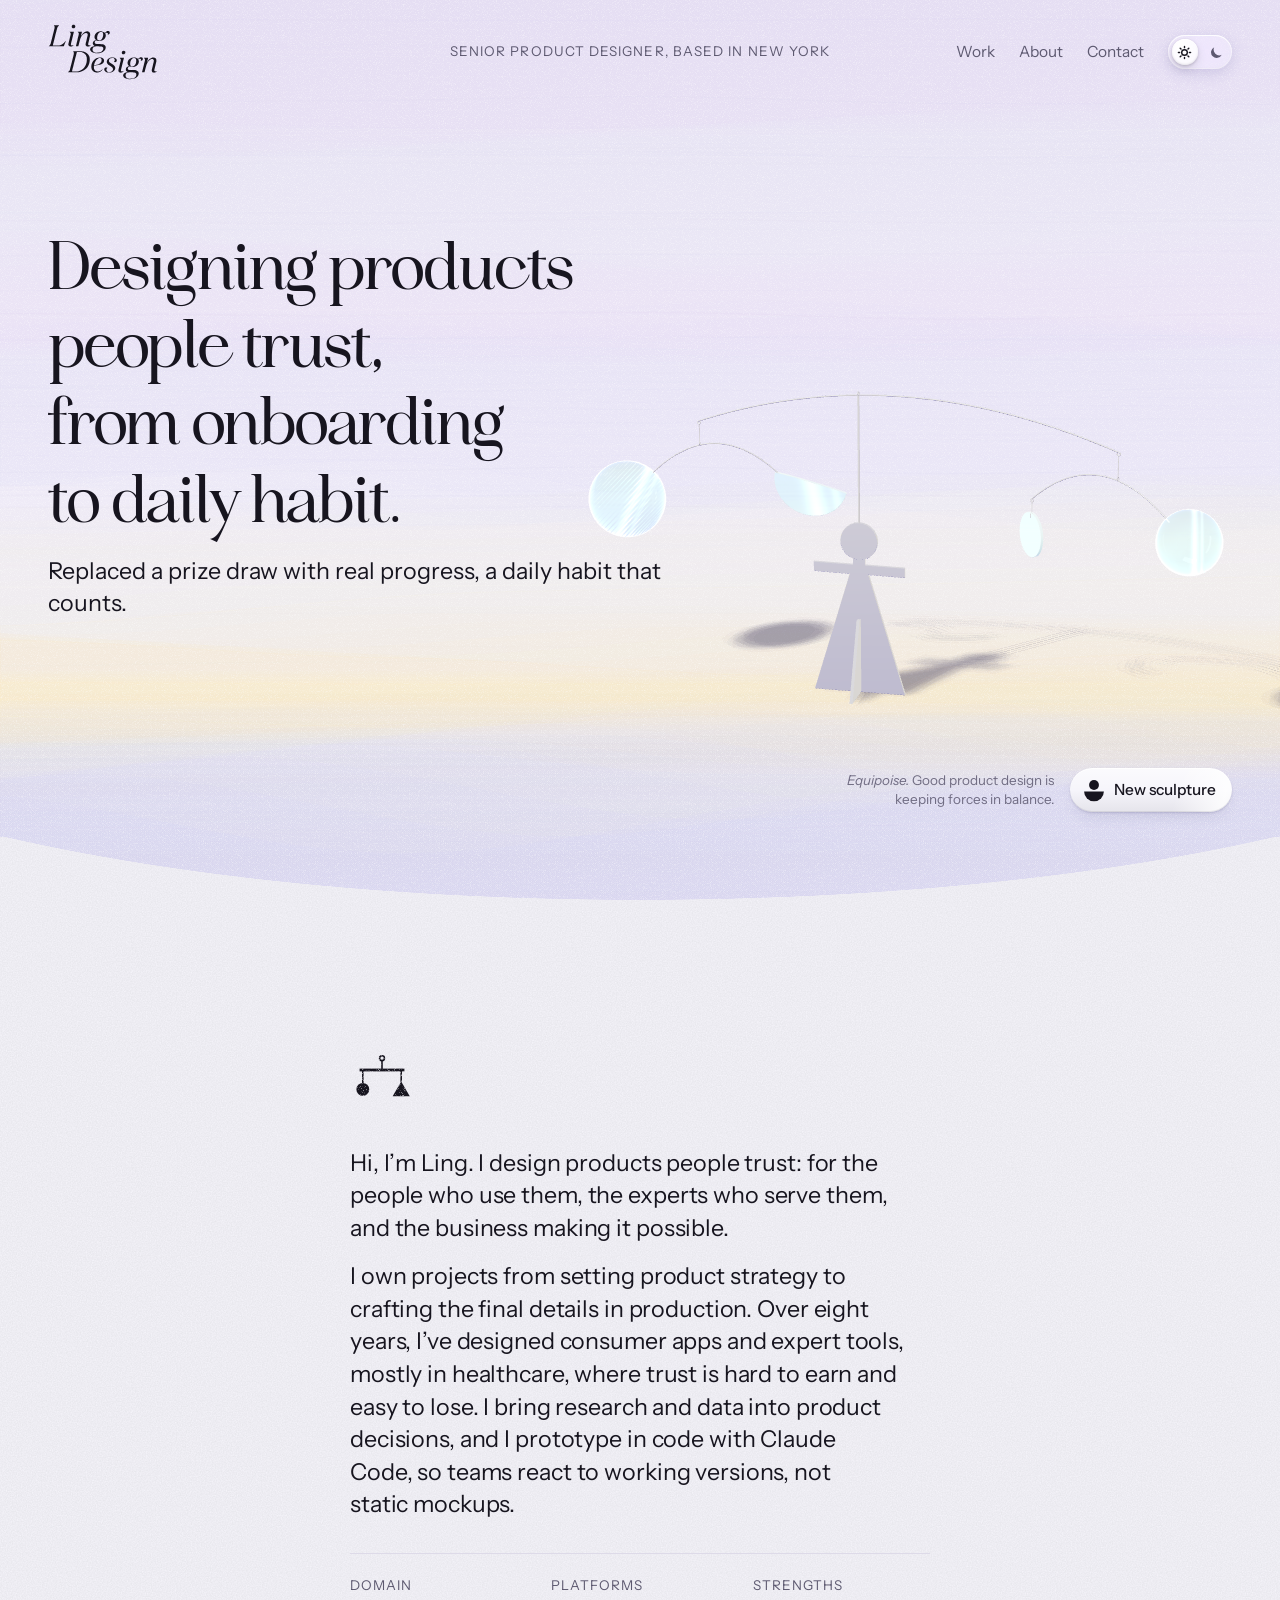
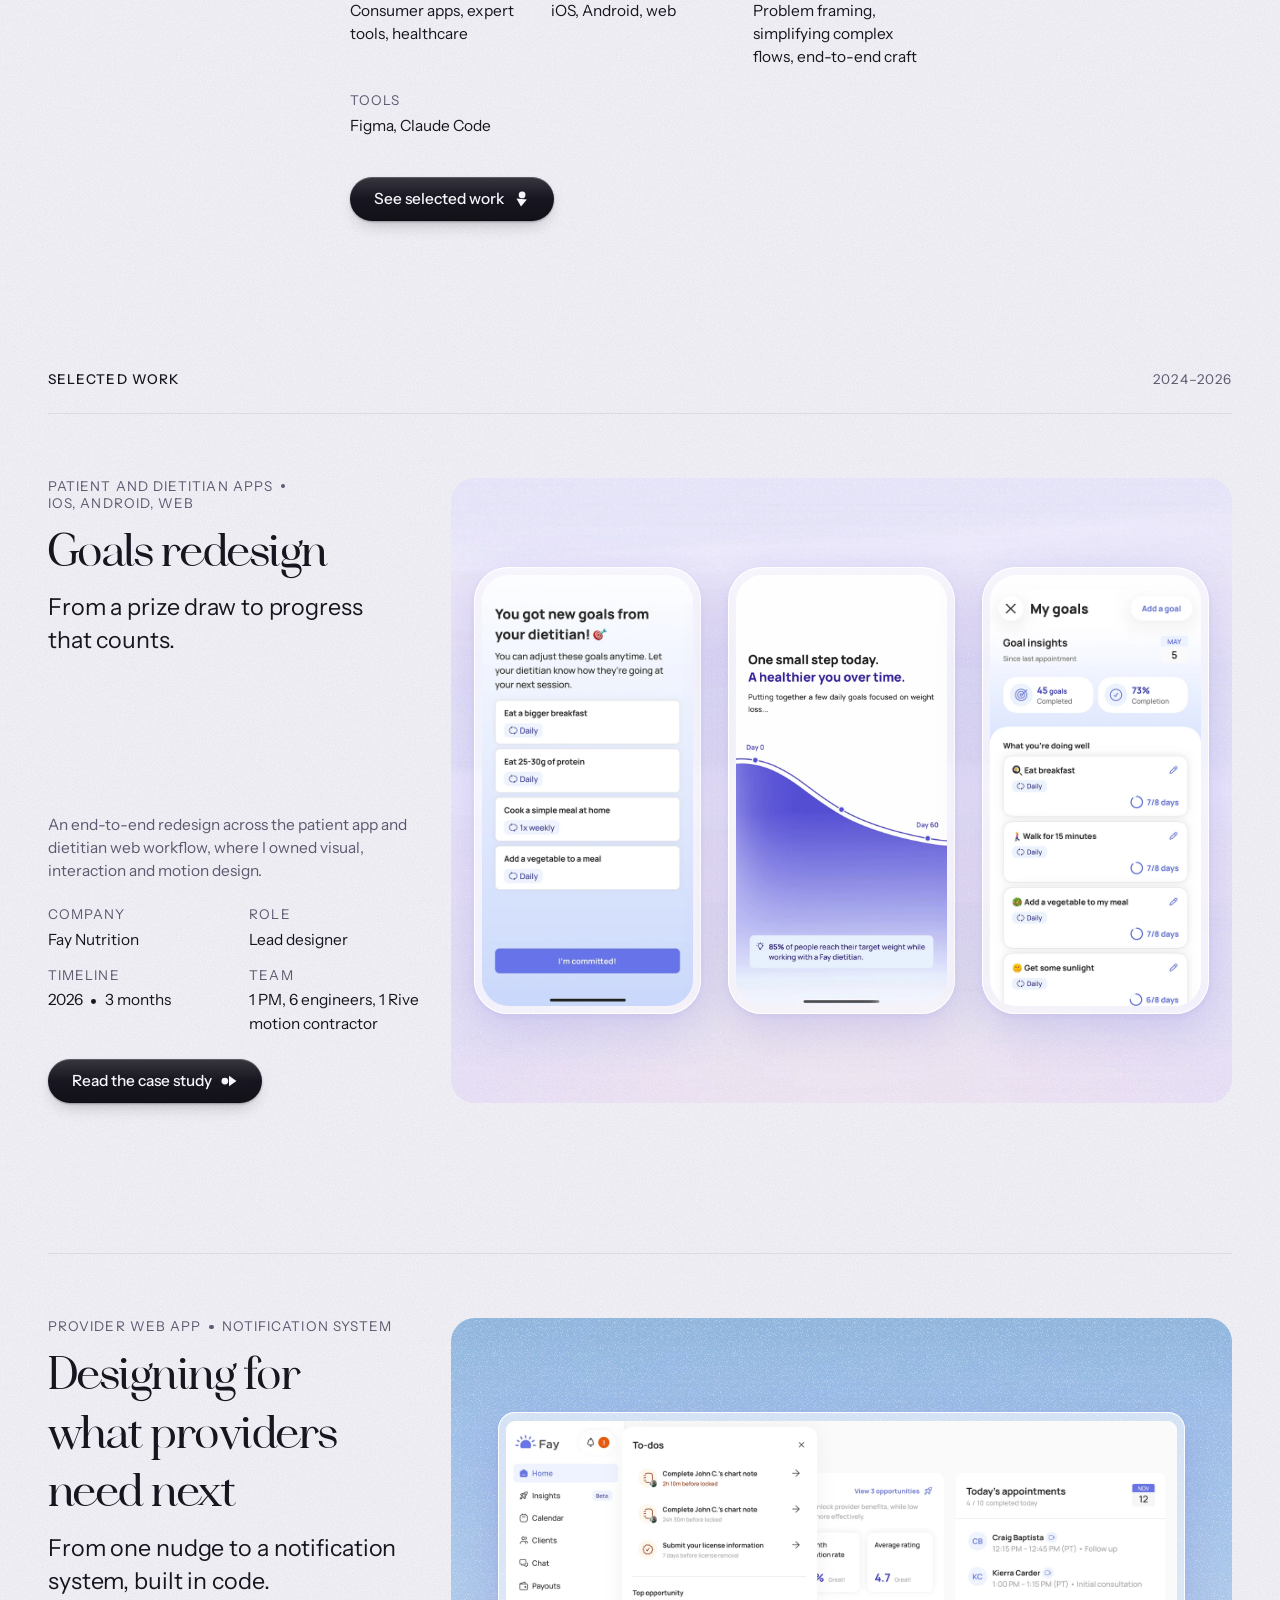
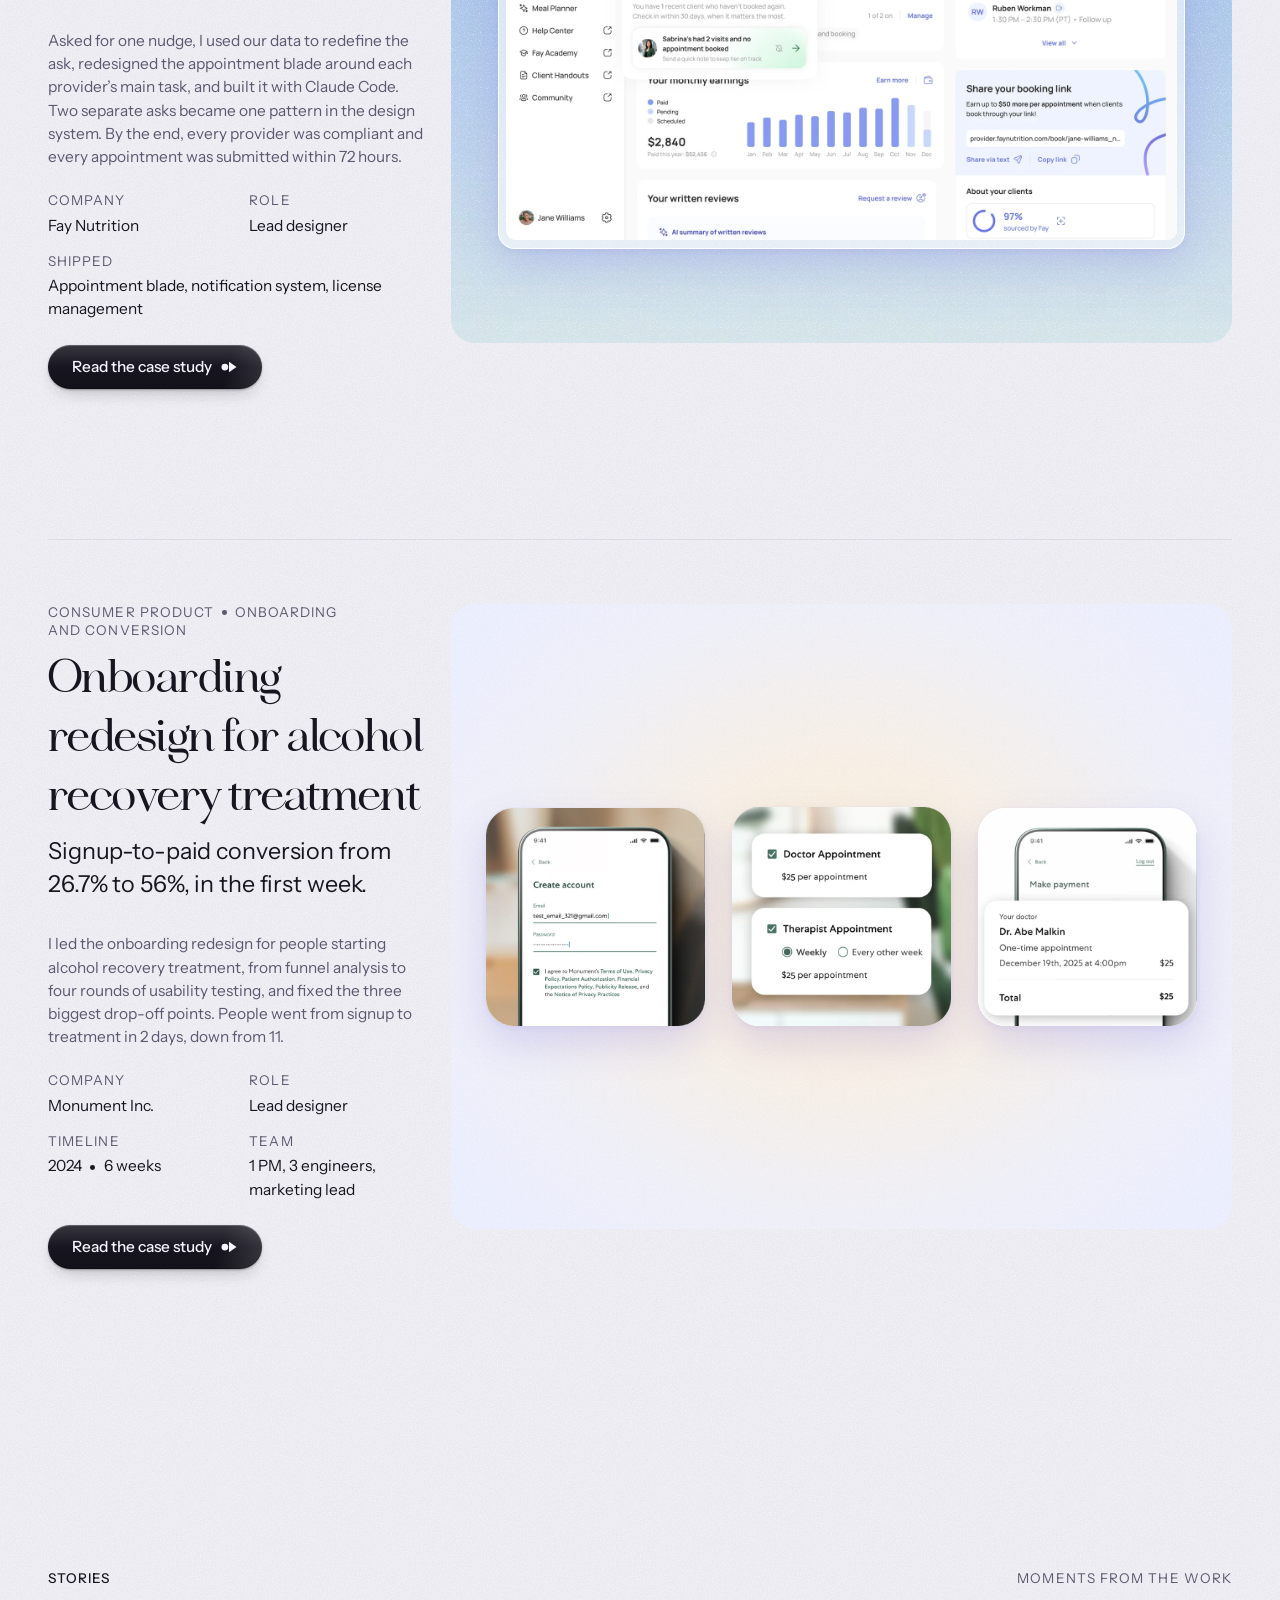
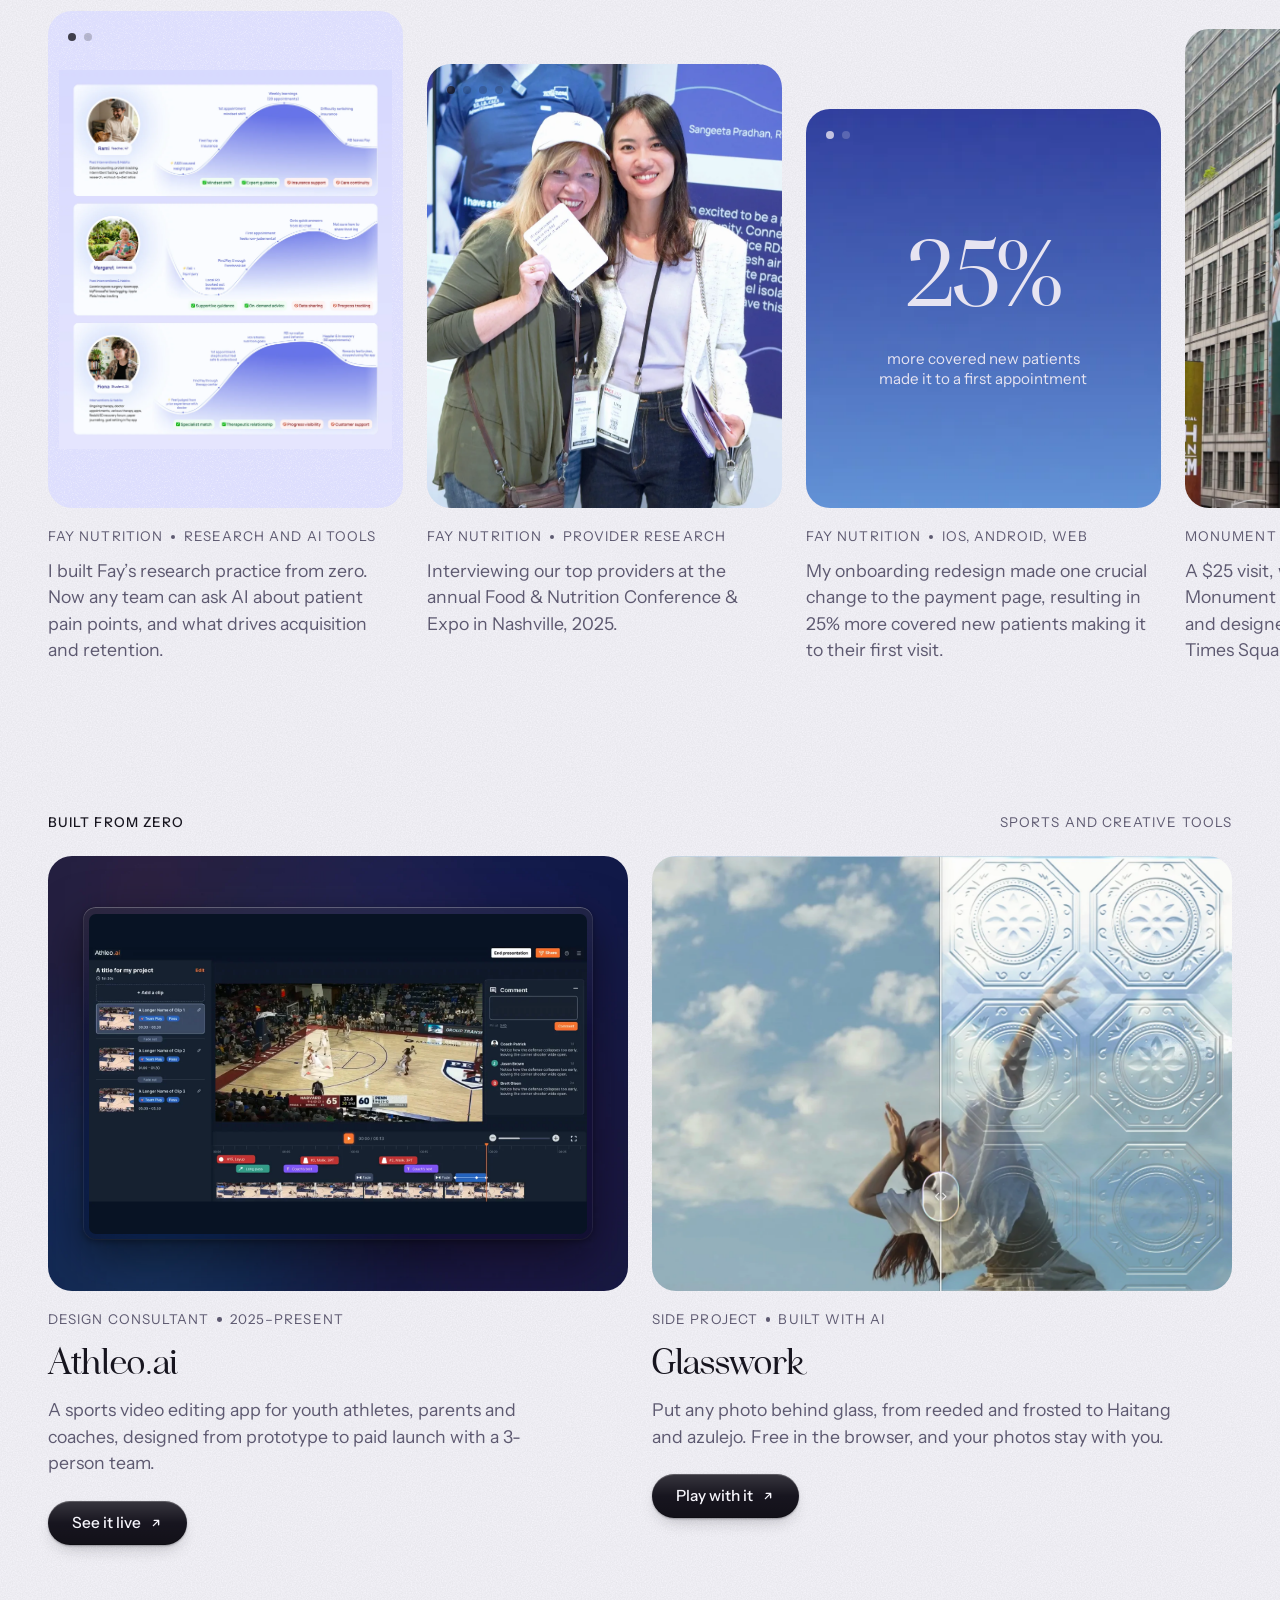
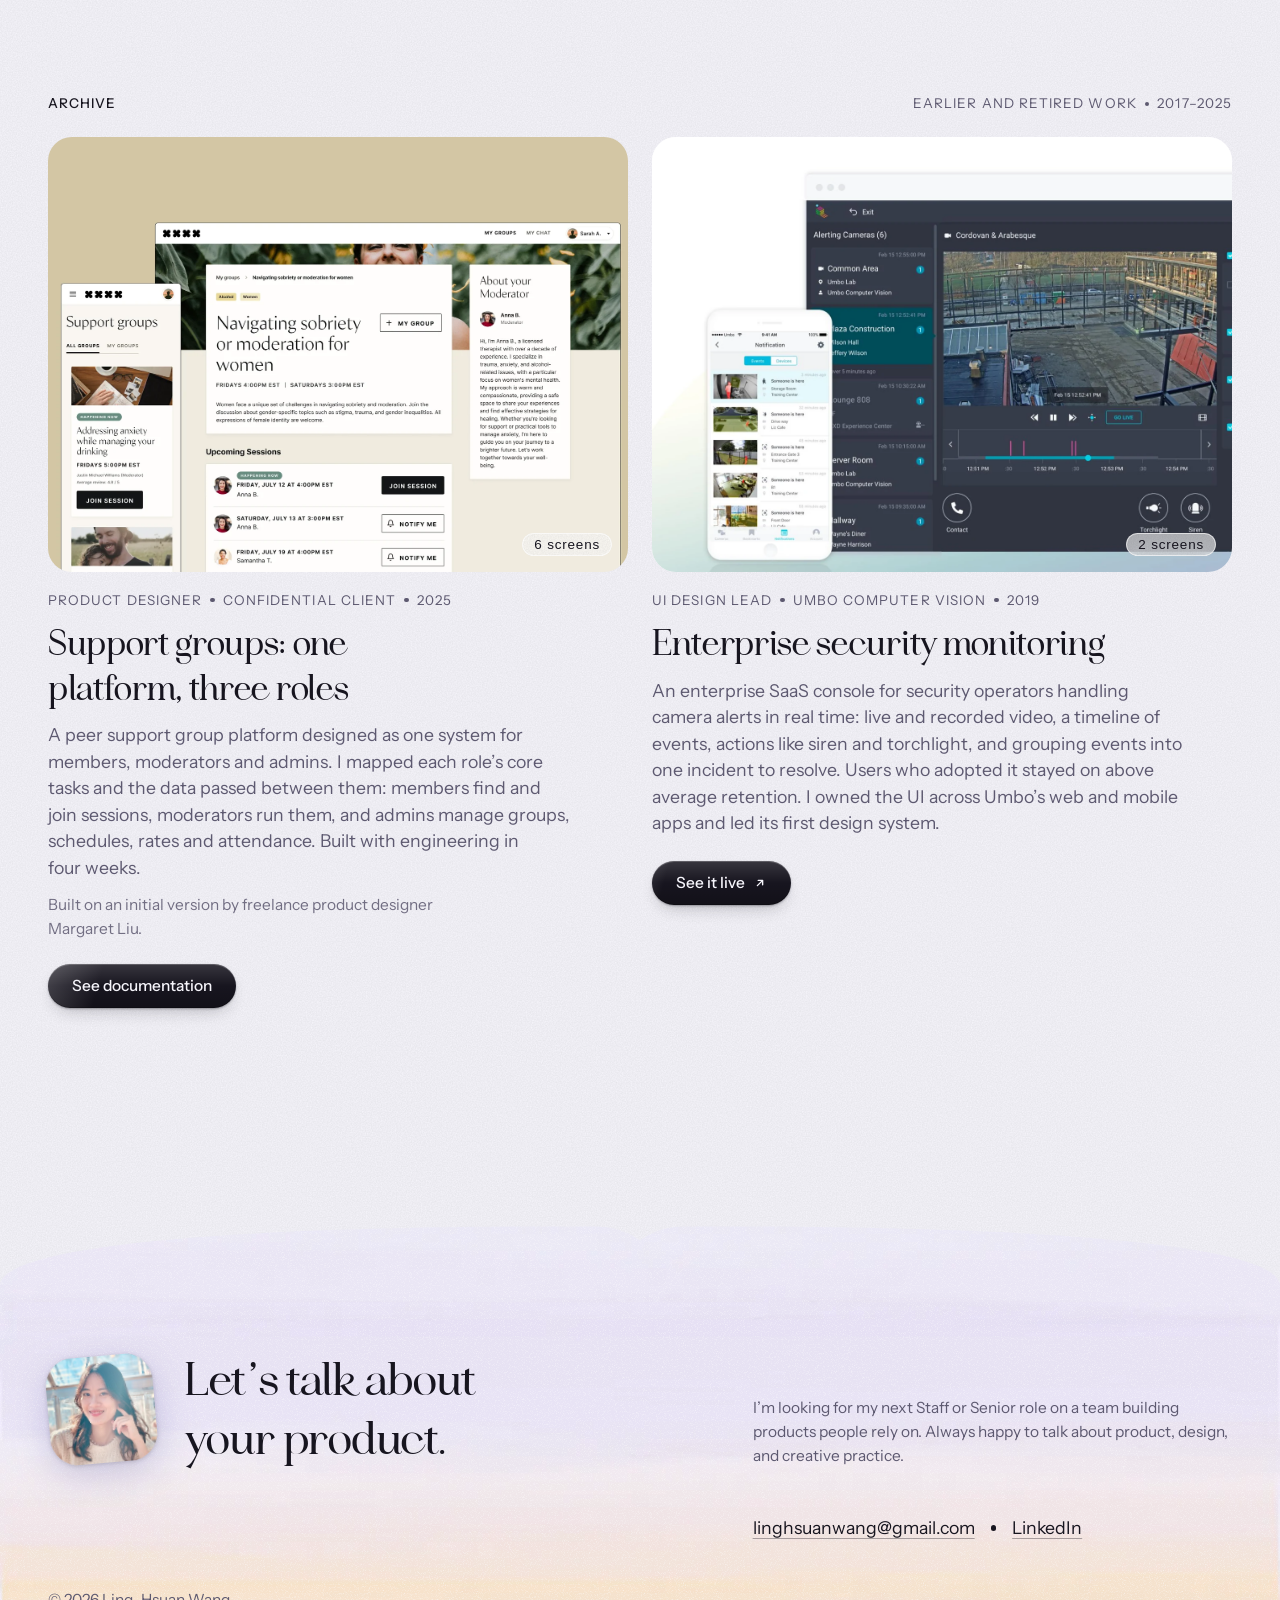
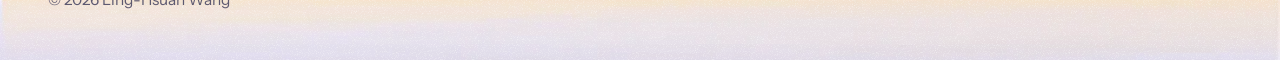
<file: docs/index.html>
<!doctype html>
<html lang="en">
<meta charset="utf-8">
<meta name="viewport" content="width=device-width,initial-scale=1,viewport-fit=cover">
<title>Ling-Hsuan Wang</title>
<meta name="robots" content="noindex, nofollow">
<script id="theme-boot">(function(){var t;try{t=localStorage.getItem("theme")}catch(e){}if(!t){var m=location.search.match(/[?&]theme=(dark|light)/);if(m)t=m[1]}if(t==="dark"||t==="light")document.documentElement.setAttribute("data-theme",t)})()</script>
<meta name="claude:viewport-fit-sides" content="cover">
<meta name="description" content="Ling-Hsuan Wang, senior product designer in New York. Consumer apps and expert tools. Selected work.">
<meta property="og:type" content="website">
<meta property="og:site_name" content="Ling Design">
<meta property="og:url" content="https://lingdesign.github.io/work/">
<meta property="og:title" content="Ling-Hsuan Wang · Designing products people trust">
<meta property="og:description" content="Senior product designer, based in New York. Selected work.">
<meta property="og:image" content="https://lingdesign.github.io/work/assets/og.jpg">
<meta property="og:image:width" content="2400">
<meta property="og:image:height" content="1260">
<meta property="og:image:alt" content="“Designing products people trust, from onboarding to daily habit.” Ling-Hsuan Wang, senior product designer, beside three screens from the Fay Goals redesign.">
<meta name="twitter:card" content="summary_large_image">
<link rel="icon" href="assets/favicon.svg" type="image/svg+xml">
<link rel="icon" href="assets/favicon-32.png" type="image/png" sizes="32x32">
<link rel="apple-touch-icon" href="assets/apple-touch-icon.png">
<link rel="preload" href="assets/vendor/three.min.js" as="script">
<link rel="preconnect" href="https://fonts.googleapis.com">
<link rel="preconnect" href="https://fonts.gstatic.com" crossorigin>
<link rel="stylesheet" href="https://fonts.googleapis.com/css2?family=Instrument+Sans:ital,wght@0,400..600;1,400..600&family=Newsreader:ital,opsz,wght@0,6..72,300..600;1,6..72,300..600&display=swap">
<style>
/* Idealist by Nicky Laatz, licensed webfont (Ling); inlined because the artifact host only serves fonts embedded in the page */
@font-face{font-family:"Idealist";font-style:normal;font-weight:400;font-display:swap;src:url([data-uri]) format("woff2")}
/* Layout: strict 4 / 8 / 12-column grid. Hero = one world: painted wall + floor, headline, live sculpture in front;
   each project = scannable facts (4 cols) beside one visual (8 cols). Spec lives in DESIGN.md. */
:root{
  /* color */
  --paper:#F6F5FB; --ink:#17151F; --ink-2:#5D5970; --sub:#6E6896;
  --cast-shadow:#5D5970; --b2-hi:rgba(255,255,255,.6); --b2-lo:rgba(29,28,46,.08); --b2-rim:rgba(255,255,255,.9); --b2-sheen:rgba(255,255,255,.8); --b2-drop:rgba(40,36,90,.16);   /* the sculpture's shadows, drawn at 50% on the floor: a shade darker than the purple world */ --line:#DDDAE8; --accent:#4A4FC8; --tbd:#B0563A;
  --frame-shadow:rgba(170,174,254,.45);
  /* hero world: low-contrast wall, a soft horizon, a slightly deeper floor */
  --w-base:#DADCF5; --w-1:#C5C4F2; --w-2:#FFE6A8; --w-3:#EEDDF6; --w-4:#BCC8F1; --w-5:#FFF0CC; --w-glow:rgba(255,230,170,.65); --grain:.5;
  /* type */
  /* Idealist (Nicky Laatz) for display; Newsreader holds its place until the licensed file is self-hosted */
  --display:"Idealist","Newsreader",Georgia,serif;
  --text:"Instrument Sans","Helvetica Neue",Arial,sans-serif;
  /* type scale: body 16px at 360px wide, ratio 1.2 → body 18px at 1440px, ratio 1.333; fluid in between. Seven styles, no others. */
  --fs-label:clamp(.8333rem, .8299rem + .0155vw, .8438rem);     /* step −1   13 → 13.5 */
  --fs-small:clamp(.9129rem, .8924rem + .0910vw, .9743rem);     /* step −½   14.6 → 15.6 */
  --fs-body:clamp(1rem, .9583rem + .1852vw, 1.125rem);           /* step 0    16 → 18 */
  --fs-lead:clamp(1.2rem, 1.1rem + .4444vw, 1.5rem);             /* step 1    19.2 → 24 */
  --fs-h2:clamp(1.728rem, 1.4152rem + 1.3903vw, 2.6665rem);      /* step 3    27.6 → 42.7 */
  --fs-h1:clamp(2.0736rem, 1.5797rem + 2.195vw, 3.5552rem);      /* step 4    33.2 → 56.9 */
  --fs-display:clamp(2.986rem, 1.8746rem + 4.9393vw, 6.32rem);   /* step 6    47.8 → 101 */
  --measure:62ch;
  /* space: 4px base, 8px rhythm */
  --paper-grain:url("data:image/svg+xml,%3Csvg xmlns='http://www.w3.org/2000/svg' width='220' height='220'%3E%3Cfilter id='p'%3E%3CfeTurbulence type='fractalNoise' baseFrequency='.8' numOctaves='3' stitchTiles='stitch'/%3E%3CfeColorMatrix values='0 0 0 0 0 0 0 0 0 0 0 0 0 0 0 0 0 0 .07 0'/%3E%3C/filter%3E%3Crect width='100%25' height='100%25' filter='url(%23p)'/%3E%3C/svg%3E");   /* paper: faint dark specks */
  --btn-hi:rgba(255,255,255,.14); --btn-lo:rgba(0,0,0,.22); --btn-rim:rgba(255,255,255,.2); --btn-sheen:rgba(255,255,255,.2); --btn-drop:rgba(23,21,31,.32);   /* matte dark metal */
  --tint:#ECEAFB;   /* a lilac wash for highlighted blocks */
  --s-1:4px; --s-2:8px; --s-3:12px; --s-4:16px; --s-5:24px; --s-6:32px; --s-7:48px; --s-8:64px; --s-9:96px;
  --section:clamp(6rem, 4.667rem + 5.926vw, 10rem);
  /* grid (phone first) */
  --cols:4; --gutter:16px; --margin:20px; --content:1312px;
  --radius:24px;
}
@media (min-width:640px){ :root{ --cols:8; --gutter:24px; --margin:32px } }
@media (min-width:1024px){ :root{ --cols:12; --gutter:24px; --margin:48px } }
@media (min-width:1440px){ :root{ --gutter:32px; --margin:64px } }
@media (prefers-color-scheme: dark){ :root:not([data-theme="light"]){
  --btn2-base:#2B2A40; --b2-hi:rgba(255,255,255,.12); --b2-lo:rgba(0,0,0,.28); --b2-rim:rgba(255,255,255,.16); --b2-sheen:rgba(255,255,255,.16); --b2-drop:rgba(0,0,0,.4);
  --tg-track:rgba(255,255,255,.07); --tg-hi:rgba(255,255,255,.22); --tg-rim:rgba(255,255,255,.12); --tg-drop:rgba(0,0,0,.35); --tg-thumb:rgba(255,255,255,.2); --tg-thumb-hi:rgba(255,255,255,.45);
    --paper:#1D1C2E; --ink:#E7E4F1; --ink-2:#A9A5B9; --sub:#C3CBF2; --cast-shadow:#0A1150; --line:#34324A; --accent:#AAAEFE; --tbd:#F0AF96;
  --frame-shadow:rgba(44,56,153,.55); --tint:rgba(231,228,241,.06); --btn-hi:rgba(255,255,255,.55); --btn-lo:rgba(29,28,46,.14); --btn-rim:rgba(255,255,255,.7); --btn-sheen:rgba(255,255,255,.75); --btn-drop:rgba(0,0,0,.45);   /* matte light metal */
  --paper-grain:url("data:image/svg+xml,%3Csvg xmlns='http://www.w3.org/2000/svg' width='220' height='220'%3E%3Cfilter id='p'%3E%3CfeTurbulence type='fractalNoise' baseFrequency='.8' numOctaves='3' stitchTiles='stitch'/%3E%3CfeColorMatrix values='0 0 0 0 1 0 0 0 0 1 0 0 0 0 1 0 0 0 .06 0'/%3E%3C/filter%3E%3Crect width='100%25' height='100%25' filter='url(%23p)'/%3E%3C/svg%3E");
  --w-base:#16216F; --w-1:#2E3A9E; --w-2:rgba(222,176,108,.30); --w-3:#3E3A78; --w-4:#141739; --w-5:#4B3F72; --w-glow:rgba(255,214,150,.14); --grain:.22;
  color-scheme:dark } }
:root[data-theme="dark"]{
  --btn2-base:#2B2A40; --b2-hi:rgba(255,255,255,.12); --b2-lo:rgba(0,0,0,.28); --b2-rim:rgba(255,255,255,.16); --b2-sheen:rgba(255,255,255,.16); --b2-drop:rgba(0,0,0,.4);
  --tg-track:rgba(255,255,255,.07); --tg-hi:rgba(255,255,255,.22); --tg-rim:rgba(255,255,255,.12); --tg-drop:rgba(0,0,0,.35); --tg-thumb:rgba(255,255,255,.2); --tg-thumb-hi:rgba(255,255,255,.45);
    --paper:#1D1C2E; --ink:#E7E4F1; --ink-2:#A9A5B9; --sub:#C3CBF2; --cast-shadow:#0A1150; --line:#34324A; --accent:#AAAEFE; --tbd:#F0AF96;
  --frame-shadow:rgba(44,56,153,.55); --tint:rgba(231,228,241,.06); --btn-hi:rgba(255,255,255,.55); --btn-lo:rgba(29,28,46,.14); --btn-rim:rgba(255,255,255,.7); --btn-sheen:rgba(255,255,255,.75); --btn-drop:rgba(0,0,0,.45);   /* matte light metal */
  --paper-grain:url("data:image/svg+xml,%3Csvg xmlns='http://www.w3.org/2000/svg' width='220' height='220'%3E%3Cfilter id='p'%3E%3CfeTurbulence type='fractalNoise' baseFrequency='.8' numOctaves='3' stitchTiles='stitch'/%3E%3CfeColorMatrix values='0 0 0 0 1 0 0 0 0 1 0 0 0 0 1 0 0 0 .06 0'/%3E%3C/filter%3E%3Crect width='100%25' height='100%25' filter='url(%23p)'/%3E%3C/svg%3E");
  --w-base:#16216F; --w-1:#2E3A9E; --w-2:rgba(222,176,108,.30); --w-3:#3E3A78; --w-4:#141739; --w-5:#4B3F72; --w-glow:rgba(255,214,150,.14); --grain:.22;
  color-scheme:dark }

*,*::before,*::after{box-sizing:border-box}
html{-webkit-text-size-adjust:100%}
body{margin:0;background:var(--paper) var(--paper-grain);color:var(--ink);
  font-optical-sizing:auto;-webkit-font-smoothing:antialiased;text-rendering:optimizeLegibility}
h1,h2,h3,p,dl,dd,ul,figure{margin:0}
ul{padding:0;list-style:none}
a{color:inherit}
:focus-visible{outline:2px solid var(--accent);outline-offset:3px;border-radius:4px}
.skip{position:absolute;left:-9999px}
.skip:focus{left:max(var(--margin), env(safe-area-inset-left,0px));top:8px;background:var(--paper);padding:8px 12px;z-index:20}

/* ── type system: seven styles. Idealist only for titles; everything else Instrument Sans. ── */
.headline,.cs-title,.site-foot h2,.p-head h3,.cs-next h2,.cs-sec h2,.cs-quote blockquote p{font-family:var(--display);font-weight:400;font-synthesis:none}
/* Display: the hero title */
.headline,.cs-title{font-size:min(var(--fs-display), 11.5vw);line-height:1.04;letter-spacing:-.012em}
/* Heading 1: project titles, the contact title */
.p-head h3,.site-foot h2,.cs-next h2{font-size:var(--fs-h1);line-height:1.1;letter-spacing:-.01em}
/* Heading 2: case-study section titles and the pull quote */
.cs-sec h2,.cs-quote blockquote p{font-size:var(--fs-h2);line-height:1.15;letter-spacing:-.008em}
/* Lead: the preface, each project's one-line thesis, the contact address */
.pre-text,.thesis,.cs-thesis{font-family:var(--text);font-size:var(--fs-lead);line-height:1.4;letter-spacing:-.005em;color:var(--ink)}
/* Body: running text */
body,.side{font-family:var(--text);font-size:var(--fs-body);line-height:1.5}
/* Small: values, nav, buttons, captions, the hero's supporting line */
.small,.nav,.btn,.pill,.cta,.spot-more p,.pre-facts dd,.dl dd,.p-facts > p,.cs-fig figcaption,.ph-note{font-size:var(--fs-small);line-height:1.5}
/* Label: uppercase eyebrows and field names */
.caps,.spot-tag,.section-head h2,.cs-kicker,.cs-quote figcaption,.pre-facts dt,.dl dt,.p-visual .tag{font-size:var(--fs-label);line-height:1.3;letter-spacing:.08em;text-transform:uppercase}

/* ── grid ── */
.wrap{max-width:calc(var(--content) + 2*var(--margin));margin-inline:auto;
  padding-left:max(var(--margin), env(safe-area-inset-left,0px));padding-right:max(var(--margin), env(safe-area-inset-right,0px))}
.grid{display:grid;grid-template-columns:repeat(var(--cols),minmax(0,1fr));column-gap:var(--gutter)}
.grid > *{min-width:0}

/* ── type roles ── */
.caps{text-transform:uppercase;color:var(--ink-2)}
.small{}
h1,h2,h3{text-wrap:balance}
p{text-wrap:pretty}
.tbd{color:var(--tbd);text-decoration:underline dashed 1px;text-underline-offset:3px}

/* ── header (lives inside the hero's grid) ── */
.mark{display:block;text-decoration:none;color:var(--ink);line-height:0}
.wordmark{height:44px;width:auto;display:block}
@media (min-width:1024px){ .wordmark{height:56px} }
.nav{display:flex;align-items:center;gap:var(--s-5)}
/* light / dark switch, desktop only: liquid glass. A frosted track (blur + saturate, a bright top edge, a faint rim) with a
   glass bead that springs across to the active side; sun and moon sit in the track. Follows the system until clicked,
   then remembers the choice for every page */
:root{--tg-track:rgba(255,255,255,.24); --tg-hi:rgba(255,255,255,.8); --tg-rim:rgba(255,255,255,.4); --tg-drop:rgba(70,60,150,.16); --tg-thumb:rgba(255,255,255,.78); --tg-thumb-hi:#fff}
.theme-tg{position:relative;flex:none;width:64px;height:34px;padding:0;border:0;border-radius:999px;cursor:pointer;color:var(--ink-2);
  background:var(--tg-track);-webkit-backdrop-filter:blur(14px) saturate(180%);backdrop-filter:blur(14px) saturate(180%);
  box-shadow:inset 0 1px 0 var(--tg-hi),inset 0 0 0 1px var(--tg-rim),inset 0 -1px 1px rgba(0,0,0,.04),0 4px 14px var(--tg-drop);
  display:grid;grid-template-columns:1fr 1fr;place-items:center}
.theme-tg svg{position:relative;z-index:1;width:15px;height:15px;transition:color .3s}
.theme-tg .tg-bead{position:absolute;top:4px;left:4px;width:26px;height:26px;border-radius:50%;
  background:radial-gradient(120% 120% at 32% 22%,var(--tg-thumb-hi),var(--tg-thumb) 60%);
  box-shadow:inset 0 1px 0 var(--tg-thumb-hi),inset 0 -1px 2px rgba(0,0,0,.08),0 1px 3px rgba(23,21,31,.2),0 4px 10px rgba(23,21,31,.12)}
.theme-tg.ready .tg-bead{transition:transform .5s cubic-bezier(.3,1.45,.5,1)}
.theme-tg[aria-pressed="true"] .tg-bead{transform:translateX(30px)}
.theme-tg[aria-pressed="false"] .tg-sun,.theme-tg[aria-pressed="true"] .tg-moon{color:var(--ink)}
.theme-tg:focus-visible{outline:2px solid var(--accent);outline-offset:3px}
@media (max-width:1023px){ .theme-tg{display:none} }
@media (prefers-reduced-motion: reduce){ .theme-tg .tg-bead{transition:none!important} }
.nav a{text-decoration:none;color:var(--ink-2)}
.nav a:hover{color:var(--ink)}

/* ── hero: one world ──
   Stacking inside .hero:  world (0)  →  headline (1)  →  sculpture canvas (2)  →  paragraph, header, controls (3).
   The grid container itself is not positioned, so its children share the hero's stacking order with the canvas. */
.hero{position:relative;isolation:isolate;overflow:hidden;
  /* the bottom edge is a shallow arc, lowest in the middle, leading the eye down into the preface */
  /* drawn as one wide ellipse (75% of the width, so it meets the sides at a slant) rather than two squashed corners,
     which bent sharply at the edges and ran flat across the middle */
  --arc:clamp(28px, 5vw, 72px);--ry:calc(var(--arc) * 3.93);display:flex;
  -webkit-mask:linear-gradient(#000 0 0) top / 100% calc(100% - var(--arc) + 1px) no-repeat,radial-gradient(ellipse 75% var(--ry) at 50% calc(100% - var(--ry)),#000 calc(100% - 1.5px),transparent 100%);
  mask:linear-gradient(#000 0 0) top / 100% calc(100% - var(--arc) + 1px) no-repeat,radial-gradient(ellipse 75% var(--ry) at 50% calc(100% - var(--ry)),#000 calc(100% - 1.5px),transparent 100%);
  min-height:max(600px, min(100svh, 1000px));background:var(--w-base);
  --hz:84%}
.world{position:absolute;inset:0;z-index:0;pointer-events:none;overflow:hidden;background:var(--w-base)}
/* watercolor field: a few broad horizontal purple washes (see paintWorld); one butter-yellow stroke marks the horizon the sculpture stands on */
.world canvas{position:absolute;left:0;width:100%;display:block}
.wash{top:0;height:100%}
.ground{top:calc(var(--hz, 84%) - 75%);height:150%}   /* 1.5 × hero tall; its midline (75% of the hero's height down) is the horizon */
.world::after,.cover::after,.site-foot::after{content:"";position:absolute;inset:0;opacity:var(--grain);mix-blend-mode:screen;
  background-image:url("data:image/svg+xml,%3Csvg xmlns='http://www.w3.org/2000/svg' width='240' height='240'%3E%3Cfilter id='n'%3E%3CfeTurbulence type='fractalNoise' baseFrequency='1.15' numOctaves='2' stitchTiles='stitch'/%3E%3CfeColorMatrix values='0 0 0 0 1 0 0 0 0 1 0 0 0 0 1 2.4 0 0 0 -1.2'/%3E%3C/filter%3E%3Crect width='100%25' height='100%25' filter='url(%23n)'/%3E%3C/svg%3E")}
.stage3d{position:absolute;inset:0;z-index:2;width:100%;height:100%;border:0;display:block;color-scheme:light dark;opacity:0;transition:opacity 1.1s cubic-bezier(.2,.7,.2,1)}
.stage3d.ready{opacity:1}   /* hidden until the sculpture has its layout, light and backdrop, then fades in once */
@media (prefers-reduced-motion: reduce){ .stage3d{transition:none} }   /* the system's scheme, like the sculpture page inside, so a frame never paints an opaque backdrop when the visitor picks the other look */

.hero-grid{flex:1;width:100%;padding-block:var(--s-5) calc(var(--s-5) + var(--arc));grid-template-rows:auto 1fr auto auto var(--s-7) auto}
.hero-grid > *{position:relative;z-index:3}
.hero-grid > .headline{z-index:1}
/* top bar: wordmark left, role line centred on the page, nav right (desktop). Phones: role line top right, nav moves to the bottom row. */
.top > *{position:relative;z-index:3}   /* phones unwrap .top, so its children need their own layer above the sculpture */
.top{grid-row:1;grid-column:1 / -1;display:grid;grid-template-columns:1fr auto 1fr;align-items:center;column-gap:var(--s-5)}
.top .mark{grid-column:1;justify-self:start}
.top .role{grid-column:2;margin:0;white-space:nowrap;text-align:center}
.top .nav{grid-column:3;justify-self:end}
.role-short{display:none}
@media (max-width:1279px){ .role-long{position:absolute;width:1px;height:1px;overflow:hidden;clip:rect(0 0 0 0);white-space:nowrap} .role-short{display:inline} }
/* small marks drawn from the balance icons: a true circle for separators, and a pin that is the hanging disc turned upright */
.dot{display:inline-block;width:.32em;height:.32em;border-radius:50%;background:currentColor;vertical-align:.1em;margin:0 .55em}
.caps .dot,.spot-tag .dot{vertical-align:.17em;margin:0 .6em}
.loc,.nw{white-space:nowrap}
@media (max-width:639px){ .role .hc{display:none} .wordmark{height:38px} }   /* phones: one line beside the wordmark */
.pin{display:inline-block;height:.72em;width:auto;fill:currentColor;vertical-align:0;margin:0 .5em}   /* the separator dot on a hairline stem, cap height tall */
.sr{position:absolute;width:1px;height:1px;overflow:hidden;clip:rect(0 0 0 0);white-space:nowrap}
.role{color:var(--ink-2)}
.headline{grid-row:3;grid-column:1 / -1;pointer-events:none}
/* the title stays still; underneath, what care and for whom appear one by one, then stay */
.headline .lead,.headline .rest{display:block}
.hero-sub{grid-row:4;grid-column:1 / -1;padding-top:var(--s-4)}
@media (min-width:768px){ .hero-sub .side{font-size:var(--fs-lead);line-height:1.4} }   /* iPad and up: one step bigger, so it holds its own under the display title */
/* One button: ink fill, paper text, medium weight, full pill. Used for every action on the page.
   Finish: matte metal. Lit from the top, a little shade at the bottom, an inner rim and a soft drop shadow so it reads as
   pressable. A soft sheen (--sx) moves across it as the button travels up the screen while you scroll, follows the
   mouse on hover, and leans with the phone on Android (iPhone asks permission for tilt, so we don't). Reduced motion: still. */
.pill,.btn,.cta{width:max-content;max-width:100%;justify-self:start;display:inline-flex;align-items:center;justify-content:center;gap:var(--s-2);flex:none;min-height:44px;padding:0 var(--s-5);
  border:0;border-radius:999px;color:var(--paper);font-family:var(--text);font-weight:500;text-decoration:none;cursor:pointer;
  background:linear-gradient(105deg,transparent 40%,var(--btn-sheen) 50%,transparent 60%) var(--sx,35%) 0 / 300% 100% no-repeat,
             linear-gradient(180deg,var(--btn-hi),transparent 50%,var(--btn-lo)),var(--ink);
  box-shadow:inset 0 1px 0 var(--btn-rim),inset 0 -1px 0 var(--btn-lo),0 1px 2px var(--btn-drop),0 8px 18px -8px var(--btn-drop);
  transition:transform .15s,box-shadow .15s}
.pill:hover,.btn:hover,.cta:hover{transform:translateY(-1px);box-shadow:inset 0 1px 0 var(--btn-rim),inset 0 -1px 0 var(--btn-lo),0 2px 3px var(--btn-drop),0 12px 22px -8px var(--btn-drop)}
.pill:active,.btn:active,.cta:active{transform:translateY(1px);box-shadow:inset 0 1px 0 var(--btn-rim),inset 0 -1px 0 var(--btn-lo),0 1px 1px var(--btn-drop)}
.pill svg,.cta svg{width:18px;height:18px;flex:none}
.bi{fill:currentColor;overflow:visible}   /* balance-set icons in buttons */
/* secondary button: the same metal, inverted, so it never outweighs a primary (light on light pages, dark on dark) */
.btn.btn-2{color:var(--ink);
  --btn-hi:var(--b2-hi); --btn-lo:var(--b2-lo); --btn-rim:var(--b2-rim); --btn-sheen:var(--b2-sheen); --btn-drop:var(--b2-drop);
  background:linear-gradient(105deg,transparent 40%,var(--btn-sheen) 50%,transparent 60%) var(--sx,35%) 0 / 300% 100% no-repeat,
             linear-gradient(180deg,var(--btn-hi),transparent 50%,var(--btn-lo)),var(--btn2-base,#F6F5FB)}
.hero-foot{grid-row:6;grid-column:1 / -1;display:flex;align-items:center;justify-content:space-between;gap:var(--s-4)}
.hero-foot .study{margin:0;max-width:19em;text-align:right;font-size:var(--fs-label);line-height:1.4;color:var(--ink-2);opacity:.85}   /* Label size, sentence case: the one caption on the page */
.hero-foot .study i{font-style:italic}
.hero-foot .tools{display:flex;align-items:center;gap:var(--s-4);margin-left:auto}
.icon-btn{width:44px;height:44px;min-height:44px;padding:0;display:inline-flex;align-items:center;justify-content:center;gap:var(--s-2);border-radius:999px}
.icon-btn .btn-text{position:absolute;width:1px;height:1px;overflow:hidden;clip:rect(0 0 0 0);white-space:nowrap}   /* phones: icon only, label kept for screen readers */
@media (min-width:640px){ .icon-btn{width:auto;padding:0 var(--s-4) 0 var(--s-3)} .icon-btn .btn-text{position:static;width:auto;height:auto;overflow:visible;clip:auto} }
.icon-btn .rocker{width:24px;height:24px;fill:currentColor;overflow:visible}
@media (max-width:639px){
  .hero-grid{grid-template-rows:auto 1fr auto auto var(--s-7) auto}
  /* a little shorter than the screen, so the nav sits well above the fold and the next section peeks in;
     the sculpture's horizon follows the title up (see sendLayout) */
  .hero{min-height:max(540px, min(calc(100svh - 64px), 1000px))}
  .top{display:contents}
  .top .mark{grid-row:1;grid-column:1 / span 2;align-self:center}
  .top .role{grid-row:1;grid-column:3 / -1;justify-self:end;align-self:center;text-align:right}
  .hero-grid{padding-bottom:var(--s-7)}   /* the nav sits well clear of the fold */
  .top .nav{grid-row:6;grid-column:1 / -1;justify-self:center;align-self:center;gap:0;font-size:var(--fs-body);line-height:1.5}
  .top .nav a{color:var(--ink);padding-block:var(--s-2)}   /* full ink: this is the page's main navigation on phones */
  .top .nav a + a::before{content:"";display:inline-block;width:.3em;height:.3em;border-radius:50%;background:var(--ink-2);vertical-align:.18em;margin:0 .9em}
  #regen{display:none}   /* phones: a centred nav owns the bottom row; tapping the sculpture still stirs it */
  .hero-foot{pointer-events:none} .hero-foot > *{pointer-events:auto}   /* the nav shares the bottom row */
  .hero-foot .study{display:none}   /* 3. phones: the credit competes with the title; the icon button stays */
}
/* landscape frame (matches layoutFor() in sculpture.html): text holds the left, sculpture the right */
@media (min-width:640px) and (min-aspect-ratio:23/20){
  .hero-grid{grid-template-rows:auto 1fr auto auto 1fr auto}
  .headline{grid-column:1 / span 9}
}

/* ── preface: a quiet page between the title and the work, like the opening of a book ── */
.preface{padding-top:var(--section)}
/* scroll reveal: as a block scrolls into view it fades in and rises a little. Blocks that arrive together go in reading
   order, 90ms apart. Set up by script (no script, or reduced motion: everything is simply there). */
html .rv{opacity:0;transform:translateY(24px);transition:opacity var(--rv-t,.8s) cubic-bezier(.2,.7,.2,1) var(--rv-d,0ms),transform calc(var(--rv-t,.8s) + .1s) cubic-bezier(.2,.7,.2,1) var(--rv-d,0ms)}
html .preface .pre.rv,html .project > .rv{--rv-t:1s} html .project > .p-visual.rv{--rv-t:1.3s}
html .rv.rv-in{opacity:1;transform:none}
.pre{grid-column:1 / -1;display:flex;flex-direction:column;align-items:flex-start;gap:var(--s-6)}
.pre-icon{width:64px;height:64px;color:var(--ink);flex:none}
.pre-text{max-width:var(--measure);text-wrap:pretty}
/* sides of care: one short line at a time (label + line), with round dots to jump between them.
   Without the script, or with reduced motion, all four simply show as a list. */
.pre-facts{position:relative;align-self:stretch;display:grid;grid-template-columns:repeat(2,minmax(0,1fr));gap:var(--s-5) var(--gutter);padding-top:var(--s-5)}
.pre-facts::before{content:"";position:absolute;left:0;right:0;top:0;height:1px;background:var(--line);transform-origin:left center}   /* the rule above the facts */
html .rv .pre-facts::before{transform:scaleX(0)}
html .rv.rv-in .pre-facts::before{transform:none;transition:transform 1.1s cubic-bezier(.6,0,.2,1) .1s}   /* draws left to right as the intro fades in */
.pre-facts div{display:flex;flex-direction:column;gap:var(--s-1)}
.pre-facts div:last-child:nth-child(odd){grid-column:1 / -1}   /* phones: an odd last field takes the full row instead of sitting alone */
.pre-facts dt{text-transform:uppercase;color:var(--ink-2)}
.pre-facts dd{}
/* sides of care, under the hero title: one sentence at a time, moving up like a list.
   On each change the current line rises a little and dissolves, and the next rises into place from just below while it
   fades in. Only one sentence is ever visible. Without the script, or with reduced motion, all show as a plain list. */
.sides-list{display:flex;flex-direction:column;gap:var(--s-2);margin:0;padding:0;list-style:none}
.side{color:var(--ink)}
.sides.rotating .sides-list{display:grid;grid-template-columns:minmax(0,1fr)}
.hero-sub .sides-list{max-width:56ch}
.sides.rotating .side{grid-area:1 / 1;opacity:0;transform:translateY(.7em);
  transition:transform 1.2s cubic-bezier(.3,0,.15,1) .25s,opacity 1.1s cubic-bezier(.3,0,.15,1) .25s}
.sides.rotating .side:not(.on){pointer-events:none}
.sides.rotating .side.on{opacity:1;transform:none}
.sides.rotating .side.prev{opacity:0;transform:translateY(-.7em);transition-duration:.9s,.7s;transition-delay:0s}
.sides.settling .side{transition:none!important}
/* on arrival the first sentence slides in from the left and fades in, alongside the title drawing itself; the rotation then carries on */
@keyframes side-in{from{opacity:0;transform:translateX(calc(min(48px, 6vw) * -1))}}
.headline.entering{animation:side-in 1.4s cubic-bezier(.2,.7,.2,1) .35s both}
.sides.entering .side.on{animation:side-in 1.4s cubic-bezier(.2,.7,.2,1) .75s both}   /* the first line follows the title by 400ms, on the same path */
.headline.waiting{opacity:0}
.pre-copy{display:flex;flex-direction:column;gap:var(--s-4)}   /* paragraph to paragraph: 16px */
.pre .pill{margin-top:var(--s-2)}
@media (min-width:640px){ .pre{grid-column:2 / span 6} .pre-facts{grid-template-columns:repeat(3,minmax(0,1fr))} .pre-facts div:last-child:nth-child(odd){grid-column:auto} }
@media (min-width:1024px){ .pre{grid-column:4 / span 6} }

/* ── work ── */
.work{padding-block:var(--section)}
.section-head{align-items:baseline;row-gap:var(--s-2);padding-bottom:var(--s-5)}
.section-head h2{grid-column:1 / -1;margin:0;font-family:var(--text);font-weight:500;color:var(--ink)}   /* a label that names the section */
.section-head p{grid-column:1 / -1}
@media (min-width:640px){ .section-head h2{grid-column:1 / span 6} .section-head p{grid-column:7 / -1;text-align:right} }
@media (min-width:1024px){ .section-head h2{grid-column:1 / span 8} .section-head p{grid-column:9 / -1} }

.projects{display:flex;flex-direction:column}
.projects .project:last-child{padding-bottom:0}   /* the section's own padding ends the list */
.project{border-top:1px solid var(--line);padding-block:var(--s-7) var(--s-9);
  grid-template-areas:"head head head head" "visual visual visual visual" "facts facts facts facts";row-gap:var(--s-5)}
.p-head{grid-area:head;display:flex;flex-direction:column;gap:var(--s-3)}
.p-head .caps{margin-bottom:calc(var(--s-2) - var(--s-3))}
/* card labels: a shorter version on phones */
.sm-only{display:none}
@media (max-width:639px){ .lg-only{display:none} .sm-only{display:inline} .p-head .thesis{display:none} }   /* phones: no case study subtitle */
.p-head h3{}

.p-visual{grid-area:visual;display:block;position:relative;aspect-ratio:5/4;max-width:100%;border-radius:var(--radius);overflow:hidden;text-decoration:none}
.p-visual img{display:block;width:100%;height:100%;object-fit:cover}
.p-visual:hover img{transform:scale(1.015)}
.p-visual img{transition:transform .4s cubic-bezier(.2,.7,.2,1)}
.p-facts{grid-area:facts;display:flex;flex-direction:column;gap:var(--s-5)}
.p-facts > p{max-width:var(--measure);color:var(--ink-2)}   /* the summary steps back so title and thesis lead */
.dl{display:grid;grid-template-columns:repeat(2,minmax(0,1fr));gap:var(--s-4) var(--gutter)}
.dl div{display:flex;flex-direction:column;gap:var(--s-1)}
.dl dt{text-transform:uppercase;color:var(--ink-2)}
.dl dd{}
.dl .wide{grid-column:1 / -1}
.cta{align-self:flex-start}

@media (min-width:640px){
  .project{grid-template-areas:
    "head head head head head head . ."
    "visual visual visual visual visual visual visual visual"
    "facts facts facts facts facts facts facts facts"}
  .p-facts{display:grid;grid-template-columns:repeat(8,minmax(0,1fr));column-gap:var(--gutter);row-gap:var(--s-5)}
  .p-facts > p{grid-column:1 / span 4}
  .p-facts .dl{grid-column:5 / -1}
  .p-facts .cta{grid-column:1 / -1}
}
@media (min-width:1024px){
  .project{padding-block:var(--s-8) var(--section);row-gap:var(--s-6);
    grid-template-areas:
    "head head head head visual visual visual visual visual visual visual visual"
    "facts facts facts facts visual visual visual visual visual visual visual visual";
    grid-template-rows:auto 1fr}
  .p-facts{display:flex;flex-direction:column;justify-content:flex-end;gap:var(--s-5)}
}

/* placeholder art for projects without exported visuals yet */
.grain::before{content:"";position:absolute;inset:0;pointer-events:none;opacity:.35;mix-blend-mode:soft-light;
  background-image:url("data:image/svg+xml,%3Csvg xmlns='http://www.w3.org/2000/svg' width='160' height='160'%3E%3Cfilter id='n'%3E%3CfeTurbulence type='fractalNoise' baseFrequency='.9' numOctaves='2' stitchTiles='stitch'/%3E%3C/filter%3E%3Crect width='100%25' height='100%25' filter='url(%23n)'/%3E%3C/svg%3E")}
/* ── project cover: phones on the hero's watercolor ──
   Three equal phones in a row, centred vertically, never overlapping or cropped. The stage is a size container,
   so phone size and gaps follow the cover's own width. The animated screen sits in the middle to anchor the row. */
.cover{background:#E7E4FA url(assets/goals/cover-bg.webp) center / cover no-repeat;--grain:.45}
/* images arrive softly: a 20px preview inlined in the page (--lq, from tools/lqip.py) shows at once, blurred;
   the full image sharpens into focus when it lands. Without the script, images simply load over the preview. */
img.lq{background:var(--lq) center / 100% 100% no-repeat}
img.lq.loading{filter:blur(12px)}
img.lq.landed{transition:filter .7s ease,transform .6s cubic-bezier(.2,.7,.2,1)}   /* keep the hover glide */
.cover::after{z-index:0}   /* grain stays on the background, under the phones */
.cover-goals{aspect-ratio:5/4}
.stage{position:absolute;inset:0;container-type:size;z-index:1;display:flex;align-items:center;justify-content:center;gap:3.5%}   /* % of the stage itself (cqw on the container would read the window) */
.phone{--w:min(29cqw, 39cqh);position:relative;flex:none;width:var(--w);padding:calc(var(--w) * .035);
  border-radius:calc(var(--w) * .15);background:rgba(255,255,255,.55);
  box-shadow:inset 0 0 0 1px rgba(255,255,255,.9), 0 calc(var(--w) * .06) calc(var(--w) * .2) rgba(104,92,214,.22), 0 2px 6px rgba(104,92,214,.08);
  transition:transform .6s cubic-bezier(.2,.7,.2,1)}
.phone img,.phone video{display:block;width:100%;height:auto;aspect-ratio:464/950;object-fit:cover;border-radius:calc(var(--w) * .118);background:#F7F7FE}
.p-visual .phone img{height:auto;transform:none}
/* provider cover: the whole provider home with To-dos open, so it reads at once as a web product with real workflows */
/* Monument: three moments from the new onboarding (account, appointments, payment) as equal tiles in a row, like the
   Goals phones. Tile corners are 12.5% of the tile (40px at Ling's 1x), cut the same at source. */
.cover-monument{aspect-ratio:5/4;--grain:.45;background:radial-gradient(ellipse 62% 66% at 50% 50%,#FFEFCF 0%,#F6EEE4 38%,#EEEEF6 72%,#EAEDFD 100%)}   /* cream centre, ice edges; grain from the cover overlay */
.cover-monument .stage{gap:3.5%}
.cover-monument .tile{display:block;flex:none;width:28cqw;height:auto;border-radius:12.5%;
  box-shadow:inset 0 0 0 1px rgba(255,255,255,.9),0 2.2cqw 5cqw rgba(104,92,214,.2),0 2px 6px rgba(104,92,214,.08);transition:transform .6s cubic-bezier(.2,.7,.2,1)}
.p-visual:hover .tile{transform:translateY(-1.5%)} .p-visual:hover .tile:nth-child(2){transition-delay:.05s} .p-visual:hover .tile:nth-child(3){transition-delay:.1s}
.cover-provider{aspect-ratio:5/4;background:#AFC6EA url(assets/provider/bg.webp) center / cover}
.cover-provider .stage{gap:0}
.cover-provider .rim{display:block;width:88cqw;padding:1.1cqw;box-sizing:border-box;border-radius:2.2cqw;background:rgba(255,255,255,.55);
  box-shadow:inset 0 0 0 1px rgba(255,255,255,.9),0 2.4cqh 7cqh rgba(104,92,214,.22),0 2px 6px rgba(104,92,214,.08);transition:transform .6s cubic-bezier(.2,.7,.2,1)}   /* the Goals phone rim */
.p-visual.cover-provider .rim .ui{display:block;width:100%;height:auto;max-height:none;border-radius:1.2cqw;box-shadow:none}
.p-visual.cover-provider:hover .rim{transform:translateY(-1.5%)} .p-visual.cover-provider:hover .ui{transform:none}
.p-visual .ui{display:block;height:min(84cqh, 70cqw);width:auto;border-radius:1.6cqh;flex:none;
  box-shadow:0 2.4cqh 7cqh rgba(104,92,214,.22), 0 2px 6px rgba(104,92,214,.08);transition:transform .6s cubic-bezier(.2,.7,.2,1)}
.p-visual:hover .ui{transform:translateY(-1.5%)} .p-visual:hover .ui + .ui{transition-delay:.06s}
/* placeholder cover (and case-study figure placeholders) */
.cover-ph{aspect-ratio:5/4}
.ph-inner{position:absolute;inset:0;z-index:1;display:flex;flex-direction:column;align-items:center;justify-content:center;gap:var(--s-2);padding:var(--s-5);text-align:center}
.ph-inner .caps{color:var(--ink-2)} .ph-note{color:#5D5970;max-width:32ch;text-wrap:balance}
.p-visual:hover .phone{transform:translateY(-1.5%)}
.p-visual:hover .phone:nth-child(2){transition-delay:.05s} .p-visual:hover .phone:nth-child(3){transition-delay:.1s}
@media (prefers-reduced-motion: reduce){ .phone{transition:none} }
.p-visual .tag{position:absolute;left:var(--s-4);bottom:var(--s-4);text-transform:uppercase;
  background:rgba(255,255,255,.8);color:#17151F;padding:var(--s-1) var(--s-2);border-radius:999px}

/* ── stories: short, graphic-first moments from the work ──
   Each card: a story of 1–3 frames (one thing on screen at a time, three small circles mark the frames), a Label tag
   (company ● kind of work) and one sentence, told as a story rather than a claim. The row stays still; people scroll it.
   One card plays its story at a time (the one under the mouse, else the one most in view).
   Click or tap a card (or its +) to open it full screen, like a story: the artefact as large as the screen allows, the
   words in a frosted bubble at the bottom. Arrows, tapping either side or the keyboard step through frames, then on to
   the next story; Esc closes. */
.spots{padding-block:var(--section)}
.spot-row{list-style:none;margin:0;padding:0;display:grid;grid-auto-flow:column;grid-auto-columns:84%;gap:var(--gutter);
  overflow-x:auto;scroll-snap-type:x mandatory;scrollbar-width:none;
  /* full bleed: the row runs to both edges of the window, its first card still lined up with the page content */
  --bleed:max(var(--margin), calc(50vw - var(--content) / 2));margin-inline:calc(50% - 50vw);padding-inline:var(--bleed);scroll-padding-inline:var(--bleed)}
.spot-row::-webkit-scrollbar{display:none}
@media (min-width:640px){ .spot-row{grid-auto-columns:calc((100% - var(--gutter)) / 2.15)} }
@media (min-width:1024px){ .spot-row{grid-auto-columns:calc((100% - 2*var(--gutter)) / 3.2)} }
.spot{scroll-snap-align:start;min-width:0}
.spot:last-child{scroll-snap-align:end}
.frame:not(.on){pointer-events:none}   /* hidden frames never catch a touch */
@media (hover:none){ .spot-row{touch-action:pan-y;scroll-snap-type:none} }   /* touch: sideways swipes are handled by the page script */   /* the last card can't reach the left edge, so it snaps to the end; iOS otherwise had no reachable stop after the 25% card and bounced back */
.spot .cover{aspect-ratio:var(--ar,4/5);border-radius:24px;position:relative;overflow:hidden;cursor:pointer;align-self:end}
/* varied heights, like a hand-laid row: covers share a bottom line, their tops step up and down */
.spot-row{grid-template-rows:auto auto;row-gap:0}
.spot{display:grid;grid-row:span 2;grid-template-rows:subgrid;row-gap:var(--s-3)}
.spot-text{display:flex;flex-direction:column;gap:var(--s-3);align-self:start}
.spot:nth-child(5n+1) .cover{--ar:4/5.6} .spot:nth-child(5n+2) .cover{--ar:4/5} .spot:nth-child(5n+3) .cover{--ar:4/4.5}
.spot:nth-child(5n+4) .cover{--ar:4/5.4} .spot:nth-child(5n+5) .cover{--ar:4/4.8}
.spot .cover-plain{background:#DCDDFD}   /* research: one flat lilac, the same as the persona boards */
.spot .cover-photo{background:#E9E6F3;--grain:0}   /* photos stay clean, no grain */
.spot-tag{margin:var(--s-2) 0 0;color:var(--ink-2)}
.spot-line{margin:0;text-wrap:pretty;max-width:30em;color:var(--ink-2)}   /* a story's line: body text, same as the Beyond healthcare lines */
.spot-more{display:none}   /* the extra words live in the full-screen bubble */
/* frames: one at a time, a slow cross-fade */
.frame{position:absolute;inset:0;z-index:1;container-type:size;display:flex;align-items:center;justify-content:center;
  opacity:0;transform:scale(1.025);transition:opacity .9s ease,transform 1.4s cubic-bezier(.2,.7,.2,1)}
.frame.on{opacity:1;transform:none}
.frame .ui{display:block;max-width:86cqw;max-height:80cqh;width:auto;height:auto;border-radius:2cqw;
  box-shadow:0 2.4cqh 7cqh rgba(104,92,214,.22), 0 2px 6px rgba(104,92,214,.08)}
.frame .ui.flat{box-shadow:none;border-radius:0;max-width:94cqw;max-height:92cqh}
.frame .photo{width:100%;height:100%;object-fit:cover}
.frame.stat{flex-direction:column;gap:3cqh;padding:0 9%;text-align:center;color:#E7E4F1;background:#3B58BE url(assets/spotlight/stat-bg.webp) center / cover}
.frame.stat b{font-family:var(--display);font-weight:400;font-size:36cqw;line-height:.9;letter-spacing:-.02em}
.frame.stat span{font-size:clamp(14px, 5.2cqw, 20px);line-height:1.35;max-width:16em;text-wrap:balance}
/* desktop and phone in one layout, the phone overlapping the corner */
/* payment story: sign-up, a first message to the dietitian, then the redesigned payment step at the end */
.pay{position:relative;width:100cqw;height:100cqh;container-type:size;display:flex;align-items:center;justify-content:center;gap:3cqw}
.pay .phone{--w:min(28cqw, 38cqh)}
.pay .phone img{aspect-ratio:464 / 1022;object-fit:cover}
/* a photo placeholder until the photo arrives */
.ph-photo{display:flex;flex-direction:column;align-items:center;justify-content:center;gap:var(--s-2);width:100%;height:100%;text-align:center;padding:0 12%;box-sizing:border-box}
/* frame marks: three small circles, one per frame; the current one is solid */
.marks{position:absolute;top:22px;left:20px;z-index:4;display:flex;align-items:center;gap:8px;color:#17151F}
.marks i{display:block;width:8px;height:8px;border-radius:50%;background:currentColor;opacity:.22;transition:opacity .5s}
.marks i.on{opacity:.8}
.story.dark .marks{color:#E7E4F1}
/* arrows: on hover with a mouse, always on touch, only when there is another frame */
.st-nav{position:absolute;top:50%;z-index:4;width:32px;height:32px;margin-top:-16px;border-radius:50%;border:0;cursor:pointer;padding:0;
  display:grid;place-items:center;color:#17151F;opacity:0;transition:opacity .3s;
  background:rgba(255,255,255,.58) var(--paper-grain);-webkit-backdrop-filter:blur(14px) saturate(1.3);backdrop-filter:blur(14px) saturate(1.3);
  box-shadow:inset 0 0 0 1px rgba(255,255,255,.7)}   /* matte glass, like the caption bubble; just the triangle */
.st-nav svg{width:13px;height:13px} .st-prev{left:10px} .st-next{right:10px}
@media (hover:hover){ .spot:hover .st-nav:not([disabled]){opacity:1} }
@media (hover:none){ .st-nav:not([disabled]){opacity:1} }
.st-nav:focus-visible:not([disabled]){opacity:1}
.st-nav[disabled]{pointer-events:none}
/* +: open the story full screen */
.spot-plus{position:absolute;top:10px;right:10px;z-index:5;width:32px;height:32px;border-radius:50%;border:0;cursor:pointer;padding:0;
  display:grid;place-items:center;color:#17151F;transition:transform .3s;
  background:rgba(255,255,255,.58) var(--paper-grain);-webkit-backdrop-filter:blur(14px) saturate(1.3);backdrop-filter:blur(14px) saturate(1.3);
  box-shadow:inset 0 0 0 1px rgba(255,255,255,.7)}   /* full screen: two angular corners, on the same matte glass as the arrows */
.spot-plus svg{width:14px;height:14px} .spot .cover:hover .spot-plus{transform:scale(1.08)}
/* with a mouse, the full-screen button waits for the pointer (or keyboard focus); on touch screens it stays, as the only sign the card opens */
@media (hover:hover) and (pointer:fine){ .spot-plus{opacity:0;transition:transform .3s,opacity .25s} .spot .cover:hover .spot-plus,.spot-plus:focus-visible{opacity:1} }
@media (prefers-reduced-motion: reduce){ .frame{transition:opacity .2s} }

/* full-screen story */
.sv{position:fixed;inset:0;z-index:200;touch-action:none;overscroll-behavior:contain;display:grid;grid-template-rows:auto minmax(0,1fr);gap:var(--s-3);
  padding:max(14px, env(safe-area-inset-top)) var(--margin) max(16px, env(safe-area-inset-bottom));
  background:rgba(19,18,32,.94);-webkit-backdrop-filter:blur(10px);backdrop-filter:blur(10px);color:#E7E4F1}
.sv[hidden]{display:none}
.sv-top{display:flex;align-items:center;gap:var(--s-4);max-width:1100px;width:100%;margin:0 auto}
.sv-marks{display:flex;gap:8px} .sv-marks i{width:8px;height:8px;border-radius:50%;background:#E7E4F1;opacity:.3;transition:opacity .4s} .sv-marks i.on{opacity:.95}
.sv-tag{margin:0;flex:1;font-size:var(--fs-label);letter-spacing:.08em;text-transform:uppercase;color:#A9A5B9}
.sv-tag .dot{vertical-align:.17em;margin:0 .6em}
.sv-close{width:44px;height:44px;border-radius:50%;border:0;background:rgba(255,255,255,.12);color:#E7E4F1;cursor:pointer;display:grid;place-items:center}
.sv-close svg{width:18px;height:18px}
.sv-stage{position:relative;container-type:size;display:flex;align-items:center;justify-content:center;max-width:1100px;width:100%;margin:0 auto;min-height:0}
.sv-stage > *{animation:sv-in .45s cubic-bezier(.2,.7,.2,1)}
@keyframes sv-in{ from{opacity:0;transform:scale(.985)} to{opacity:1;transform:none} }
.sv-stage .ui{display:block;max-width:100cqw;max-height:100cqh;width:auto;height:auto;border-radius:12px}
.sv-stage .photo{max-width:100cqw;max-height:100cqh;width:auto;height:auto;border-radius:12px}
.sv-stage .stat{display:flex;flex-direction:column;align-items:center;justify-content:center;gap:3cqh;text-align:center;
  height:min(100cqh, 125cqw);aspect-ratio:4 / 5;border-radius:20px;padding:0 6%;box-sizing:border-box;color:#E7E4F1;background:#3B58BE url(assets/spotlight/stat-bg.webp) center / cover}
.sv-stage .stat b{font-family:var(--display);font-weight:400;font-size:min(30cqh, 38cqw);line-height:.9}
.sv-stage .stat span{font-size:var(--fs-lead);line-height:1.35;max-width:14em}
.sv-stage .pay{width:var(--pw, min(100cqw, 133cqh));height:auto;aspect-ratio:4 / 3;border-radius:12px;background:#E7E4FA url(assets/goals/cover-bg.webp) center / cover}
.sv-stage .pay{container-type:normal;--pw:min(100cqw, 133cqh)}   /* sized from the viewer's stage, three phones across */
.sv-stage .pay .phone{--w:calc(var(--pw) * .27)}
.sv-stage .phone{--w:min(46cqw, 44cqh)}
.sv-stage .ph-photo{width:min(100cqw, 80cqh);height:auto;aspect-ratio:4 / 5;border-radius:20px;background:#E9E6F3;color:#17151F}
.sv-nav{position:absolute;top:50%;z-index:2;width:48px;height:48px;margin-top:-24px;border-radius:50%;border:0;cursor:pointer;
  display:grid;place-items:center;background:rgba(255,255,255,.9);color:#17151F;box-shadow:0 4px 16px rgba(0,0,0,.25)}
.sv-nav svg{width:16px;height:16px} .sv-prev{left:max(8px, calc(50% - 600px))} .sv-next{right:max(8px, calc(50% - 600px))}
.sv-nav[disabled]{opacity:.3;cursor:default}
.sv-bubble{position:absolute;z-index:3;left:var(--bl,16px);bottom:var(--bb,20px);
  width:var(--bw,min(620px, calc(100% - 32px)));box-sizing:border-box;padding:var(--s-4) var(--s-5);border-radius:18px;color:#17151F;
  background:rgba(255,255,255,.58) var(--paper-grain);-webkit-backdrop-filter:blur(22px) saturate(1.3);backdrop-filter:blur(22px) saturate(1.3);
  box-shadow:inset 0 0 0 1px rgba(255,255,255,.7),0 10px 30px rgba(0,0,0,.18)}   /* matte glass over the bottom of the picture */
.sv-line{display:none}
.sv-bubble[hidden]{display:none!important}
.sv-bubble.min:not(.open){left:auto;right:var(--br,16px);width:auto;padding:9px 16px;border-radius:999px;cursor:pointer}
.sv-bubble.min:not(.open) .sv-more{display:none}
.sv-bubble.min:not(.open)::before{content:"About this story";font-size:var(--fs-label);letter-spacing:.08em;text-transform:uppercase;color:#2A2836}
.sv-bubble.min:not(.open)::after{display:none!important}   /* the story's line is on the card; full screen gives the picture the room */
.sv-more{margin:0;font-size:var(--fs-small);line-height:1.5;color:#2A2836}
@media (max-width:639px){ .sv-nav{display:none}   /* phones: tap the left or right of the picture */
  .sv{grid-template-rows:auto minmax(0,1fr) auto}
  .sv-bubble{position:static;width:auto!important;margin:0;align-self:end;background-color:rgba(255,255,255,.9)}   /* phones: below the picture, at the bottom of the screen */
  .sv-bubble.min:not(.open){justify-self:end}
  .sv-bubble{cursor:pointer} .sv-bubble:not(.open) .sv-more{display:-webkit-box;-webkit-box-orient:vertical;-webkit-line-clamp:3;overflow:hidden}
  .sv-bubble:not(.open)::after{content:"Tap to read more";display:block;margin-top:var(--s-1);font-size:var(--fs-label);letter-spacing:.08em;text-transform:uppercase;color:#5D5970} }   /* three lines, so the picture shows */
html.sv-open{overflow:hidden}

/* ── side projects: things I made on my own, after the stories. Two cards: a looping video (4:3, radius 24), the tag,
   the name in the display face, one line, and "Play with it" to the live tool. Side by side from tablets up. ── */
.sides-p{padding-block:0 var(--section)}
.side-row{display:grid;grid-template-columns:minmax(0,1fr);gap:var(--s-8) var(--gutter)}
@media (min-width:640px){ .side-row{grid-template-columns:repeat(2,minmax(0,1fr))} }
.side-card{display:flex;flex-direction:column;align-items:flex-start;gap:var(--s-3)}
.side-card > *{margin:0}
.side-media{display:block;width:100%;aspect-ratio:4/3;border-radius:24px;overflow:hidden;background:#C9D6F2;margin-bottom:var(--s-2)}
.side-media video{display:block;width:100%;height:100%;object-fit:cover;transition:transform .8s cubic-bezier(.2,.7,.2,1)}
.side-card:hover .side-media video{transform:scale(1.02)}
/* a desktop screen, whole: inset on the app's own deep navy instead of cropped to the frame */
/* Athleo: the screen in a glass frame (as on the case-study covers), on its own deep gradient; the trailer plays while in view */
.side-ath{display:grid;place-items:center;container-type:inline-size;background:#1E234F url(assets/side/athleo-bg.webp) center / cover}
/* black glass, after iOS's dark materials: a smoky dark tint over a strong blur with the colour behind pushed up
   (saturate), a faint sheen at the top, a hairline light edge, a darker lower lip, and a deep soft shadow */
.ath-rim{display:block;width:88cqw;padding:1.1cqw;box-sizing:border-box;border-radius:2.2cqw;
  background:linear-gradient(180deg,rgba(255,255,255,.08),rgba(255,255,255,0) 38%),rgba(10,10,18,.46);
  -webkit-backdrop-filter:blur(28px) saturate(180%);backdrop-filter:blur(28px) saturate(180%);
  box-shadow:inset 0 1px 0 rgba(255,255,255,.2),inset 0 0 0 1px rgba(255,255,255,.07),inset 0 -1px 0 rgba(0,0,0,.45),
    0 3cqw 8cqw rgba(0,0,0,.5),0 2px 6px rgba(0,0,0,.3);transition:transform .6s cubic-bezier(.2,.7,.2,1)}
.ath-rim video{display:block;width:100%;height:auto;border-radius:1.2cqw}
.side-card:hover .ath-rim{transform:translateY(-1.5%)}
.side-shot{display:grid;place-items:center;background:radial-gradient(120% 90% at 50% 30%,#1E2A4A,#0B1426)}
.side-shot img{display:block;width:88%;height:auto;border-radius:10px;box-shadow:0 0 0 1px rgba(255,255,255,.08),0 12px 28px rgba(0,0,0,.35);transition:transform .8s cubic-bezier(.2,.7,.2,1)}
.side-card:hover .side-shot img{transform:scale(1.02)}
.side-name{font-family:var(--display);font-weight:400;font-synthesis:none;font-size:var(--fs-h2);line-height:1.1;letter-spacing:-.008em}
.side-line{max-width:30em;color:var(--ink-2)}
.side-card .pill{margin-top:var(--s-3)}
/* archive: earlier work shown as screens. A card opens its screens in a simple full-screen viewer. */
.arch{padding-block:0 var(--section)}
.arch-media{position:relative;border:0;padding:0;cursor:pointer;display:grid;place-items:center;background:var(--bg)}
.arch-media img{display:block;width:100%;height:100%;object-fit:cover;transition:transform .8s cubic-bezier(.2,.7,.2,1)}
.side-card:hover .arch-media img{transform:scale(1.02)}
.arch-count{position:absolute;right:var(--s-4);bottom:var(--s-4);padding:var(--s-1) var(--s-3);border-radius:999px;font-size:var(--fs-label);letter-spacing:.06em;color:#17151F;
  background:rgba(255,255,255,.62) var(--paper-grain);-webkit-backdrop-filter:blur(10px);backdrop-filter:blur(10px);box-shadow:inset 0 0 0 1px rgba(255,255,255,.6)}
.arch-fit img{object-fit:cover;object-position:22% 60%}   /* the screen already runs off its right edge: crop there, keep the phone and the video */ .arch-fit img.lq{background:none!important}
.arch-credit{font-size:var(--fs-small);color:var(--ink-2);opacity:.85;max-width:30em}
.gal{position:fixed;inset:0;z-index:60;display:grid;grid-template-rows:1fr auto;gap:var(--s-4);padding:var(--s-8) var(--s-5) var(--s-5);background:rgba(14,12,24,.9);-webkit-backdrop-filter:blur(8px);backdrop-filter:blur(8px)}
.gal[hidden]{display:none}
.gal-stage{position:relative;min-height:0;touch-action:pan-y}
.gal-stage img{position:absolute;inset:0;margin:auto;max-width:100%;max-height:100%;width:auto;height:auto;border-radius:clamp(14px, 1.7vw, 24px);box-shadow:0 12px 40px rgba(0,0,0,.35)}   /* pinned to the stage so it fits its height as well as its width, centred, and the caption stays in view */
.gal-bar{display:flex;align-items:center;justify-content:center;gap:var(--s-4);color:#E7E4F1;font-size:var(--fs-small);text-align:center}
.gal-cap{flex:0 1 46em}
.gal-n{opacity:.7;font-variant-numeric:tabular-nums;white-space:nowrap}
.gal-btn{width:44px;height:44px;flex:none;border:0;border-radius:50%;display:grid;place-items:center;color:#17151F;cursor:pointer;
  background:rgba(255,255,255,.58) var(--paper-grain);-webkit-backdrop-filter:blur(10px);backdrop-filter:blur(10px);box-shadow:inset 0 0 0 1px rgba(255,255,255,.6)}
.gal-btn:disabled{opacity:.35;cursor:default}
.gal-btn svg{width:16px;height:16px}
.gal-close{position:absolute;top:var(--s-4);right:var(--s-4)}
html.gal-open{overflow:hidden}
@media (min-width:1024px){ .gal{padding:var(--s-8) var(--s-9) var(--s-6)} }

.pill .ext{width:14px;height:14px}

/* ── footer ── */
/* the footer sits in the hero's world (its painted washes, captured as world-light / world-dark), with the hero's grain,
   and rises into the page on the same arc the hero ends with */
.site-foot{position:relative;isolation:isolate;overflow:hidden;--arc:clamp(28px, 5vw, 72px);--grain:.5;
  margin-top:var(--s-8);
  -webkit-mask:url("data:image/svg+xml,%3Csvg xmlns='http://www.w3.org/2000/svg' viewBox='0 0 100 10' preserveAspectRatio='none'%3E%3Cpath d='M0 10C0 3.6 18 .5 46.6.7C48.4.8 49.3 1.9 50 2.9C50.7 1.9 51.6.8 53.4.7C82 .5 100 3.6 100 10Z'/%3E%3C/svg%3E") top / 100% var(--arc) no-repeat,linear-gradient(#000,#000) 0 calc(var(--arc) - 1px) / 100% 100% no-repeat;
  mask:url("data:image/svg+xml,%3Csvg xmlns='http://www.w3.org/2000/svg' viewBox='0 0 100 10' preserveAspectRatio='none'%3E%3Cpath d='M0 10C0 3.6 18 .5 46.6.7C48.4.8 49.3 1.9 50 2.9C50.7 1.9 51.6.8 53.4.7C82 .5 100 3.6 100 10Z'/%3E%3C/svg%3E") top / 100% var(--arc) no-repeat,linear-gradient(#000,#000) 0 calc(var(--arc) - 1px) / 100% 100% no-repeat;   /* an open book: two pages arc up and dip at the spine */
  padding-block:calc(var(--s-9) + var(--arc) * .5) var(--s-7);background:#E6E3F3 url(assets/world-light.webp) center 62% / cover no-repeat}
.site-foot::after{z-index:-1}
@media (prefers-color-scheme: dark){ :root:not([data-theme="light"]) .site-foot{background-color:#16216F;background-image:url(assets/world-dark.webp);--grain:.22} }
:root[data-theme="dark"] .site-foot{background-color:#16216F;background-image:url(assets/world-dark.webp);--grain:.22}
.site-foot .grid{row-gap:var(--s-7)}
.site-foot h2{grid-column:1 / -1;display:flex;align-items:center;gap:clamp(16px, 2.4vw, 32px)}
/* headshot beside the contact heading: Ling's own squircle cut-out, two lines tall, with the buttons' light-metal sheen
   (masked to the photo's shape, so it follows her corners) moving as it scrolls up the screen */
.headshot{position:relative;flex:none;width:2em;aspect-ratio:1;transform:rotate(-5deg);filter:drop-shadow(0 1px 2px rgba(23,21,31,.18)) drop-shadow(0 10px 18px rgba(93,89,160,.28))}
.headshot img{display:block;width:100%;height:100%;border-radius:26%}   /* clipped a little inside the photo's own soft corners, so its edge is crisp */
.headshot::after{content:"";position:absolute;inset:0;pointer-events:none;border-radius:26%;   /* the sheen takes the same corners */
  background:linear-gradient(105deg,transparent 38%,rgba(255,255,255,.42) 50%,transparent 62%) var(--sx,35%) 0 / 300% 100% no-repeat,
             linear-gradient(180deg,rgba(255,255,255,.16),transparent 45%,rgba(29,28,46,.1))}
.foot-note{grid-column:1 / -1;margin:0;max-width:34em;font-size:var(--fs-small);line-height:1.55;color:var(--ink-2)}
.contact{grid-column:1 / -1;display:flex;flex-direction:column;align-items:flex-start;gap:var(--s-4)}
.contact-links{margin:0;display:flex;flex-wrap:wrap;align-items:center;gap:var(--s-2) 0;font-size:var(--fs-body);line-height:1.4}
.contact-links a{color:var(--ink);text-decoration:underline;text-decoration-color:color-mix(in srgb, var(--ink) 35%, transparent);text-underline-offset:4px}
.contact-links a:hover{text-decoration-color:currentColor}
.contact-links .dot{margin:0 .9em}
.contact .addr{user-select:all;-webkit-user-select:all;font-size:inherit}
.foot-meta{grid-column:1 / -1;display:flex;flex-wrap:wrap;justify-content:space-between;gap:var(--s-4);color:var(--ink-2)}
.linkbtn{font:inherit;color:inherit;background:none;border:0;padding:0;cursor:pointer;text-decoration:underline;text-underline-offset:3px}
@media (min-width:1024px){ .site-foot h2{grid-column:1 / span 7} .foot-note{grid-column:8 / -1;grid-row:1;align-self:end} .contact{grid-column:8 / -1;align-self:start} }

/* ── grid overlay (press G) ── */
.overlay{position:fixed;inset:0;pointer-events:none;z-index:30}
.overlay .wrap,.overlay .grid{height:100%}
.overlay span{background:rgba(251,137,97,.12);box-shadow:inset 1px 0 rgba(251,137,97,.35),inset -1px 0 rgba(251,137,97,.35)}
.overlay span:nth-child(n+5){display:none}
@media (min-width:640px){ .overlay span:nth-child(n+5){display:block} .overlay span:nth-child(n+9){display:none} }
@media (min-width:1024px){ .overlay span:nth-child(n+9){display:block} }

@media (prefers-reduced-motion: reduce){ *{transition:none!important} }
</style>

<a class="skip" href="#work">Skip to work</a>

<main>
  <section class="hero" id="top" aria-labelledby="hero-h">
    <div class="world" aria-hidden="true">
      <canvas class="wash"></canvas>
      <canvas class="ground"></canvas>
    </div>
    <iframe class="stage3d" id="sculpt" src="sculpture.html" title="Equipoise, a live kinetic sculpture that balances by its real physics. Drag to orbit it, tap to set it turning." loading="eager"></iframe>
    <div class="wrap grid hero-grid">
      <div class="top">
      <a class="mark" href="#top" aria-label="Ling Design, back to top"><svg class="wordmark" aria-hidden="true" focusable="false" xmlns="http://www.w3.org/2000/svg" viewBox="0 0 1777 908"><path fill="currentColor" fill-rule="evenodd" d="M1311.5 895.9C1292.6 894.3 1267.8 888.0 1254.5 881.2C1241.2 874.5 1227.6 862.0 1223.4 852.4C1208.8 819.2 1233.6 789.3 1281.0 783.0C1285.6 782.4 1289.8 781.6 1290.2 781.4C1292.3 780.1 1290.4 777.7 1285.0 775.0C1267.6 766.2 1258.2 747.1 1262.3 728.4C1266.4 709.5 1281.0 695.5 1306.3 686.0C1309.8 684.7 1312.0 683.3 1312.0 682.3C1312.0 681.5 1309.4 677.9 1306.1 674.4C1291.7 658.7 1286.7 637.4 1292.0 613.8C1301.5 570.8 1343.1 542.0 1395.6 542.0C1419.8 542.0 1436.4 547.6 1452.9 561.4C1455.3 563.4 1458.0 565.0 1458.9 565.0C1459.9 565.0 1464.2 561.7 1468.6 557.6C1485.5 541.9 1497.1 536.5 1511.9 537.2C1522.0 537.7 1527.0 539.9 1532.3 546.0C1536.7 551.1 1538.3 557.0 1537.8 565.7C1537.0 580.5 1528.0 590.5 1511.9 594.6C1503.5 596.8 1502.1 595.6 1505.5 589.2C1507.4 585.6 1508.0 583.0 1508.0 578.1C1508.0 572.1 1507.8 571.6 1504.2 568.0C1496.8 560.6 1483.3 560.1 1470.0 566.8C1463.5 570.1 1463.0 571.8 1466.4 578.6C1472.6 591.1 1474.6 602.9 1473.0 617.0C1469.1 650.2 1447.5 676.7 1413.5 689.9C1384.9 701.1 1352.7 701.5 1330.1 691.0C1322.1 687.2 1319.2 687.2 1311.8 691.2C1300.0 697.5 1293.9 706.4 1293.2 718.3C1292.7 727.0 1294.7 732.6 1300.2 737.5C1309.2 745.7 1313.9 746.3 1373.0 747.5C1410.0 748.2 1421.7 749.4 1434.6 753.9C1465.5 764.5 1477.6 788.1 1468.9 820.8C1455.7 870.8 1389.6 902.3 1311.5 895.9ZM1362.4 885.5C1406.2 877.4 1432.1 853.6 1432.4 821.0C1432.5 801.1 1423.7 791.7 1401.0 787.4C1391.1 785.6 1344.5 783.7 1325.0 784.3C1284.9 785.7 1261.7 800.9 1257.9 828.6C1256.6 837.8 1258.2 848.6 1262.1 856.6C1265.1 862.9 1273.0 871.2 1280.3 875.8C1290.2 882.0 1295.5 883.7 1315.0 887.4C1320.5 888.4 1353.8 887.1 1362.4 885.5ZM781.3 787.9C771.7 787.0 758.1 783.1 749.5 778.8C710.7 759.3 694.1 715.6 705.0 662.0C714.0 617.9 743.7 577.3 782.2 556.7C811.0 541.3 849.3 537.3 874.6 547.0C906.4 559.2 918.6 590.0 903.3 619.3C887.8 648.8 840.4 667.1 766.7 672.1C752.4 673.1 748.4 673.7 746.7 675.1C744.6 676.8 744.5 677.6 744.5 695.2C744.5 715.0 745.8 723.7 750.7 735.4C760.9 759.8 782.5 772.2 812.4 770.7C837.9 769.5 854.9 761.3 877.9 739.4C882.9 734.6 887.3 731.0 887.7 731.3C888.5 732.2 884.4 739.7 878.9 747.2C862.0 770.0 834.5 785.1 804.4 788.0C793.4 789.1 792.9 789.1 781.3 787.9ZM981.9 787.9C950.7 785.3 925.4 771.7 915.9 752.3C912.8 746.1 912.5 744.7 912.5 736.5C912.5 729.2 913.0 726.5 914.9 722.2C917.8 715.7 924.9 709.1 931.6 706.7C938.8 704.2 950.9 704.4 958.0 707.3C965.5 710.3 965.9 712.9 959.4 716.0C950.4 720.4 945.8 732.2 947.9 745.3C950.5 760.8 960.3 772.0 976.2 777.7C982.4 779.9 985.3 780.2 996.0 780.4C1016.3 780.6 1029.5 775.8 1041.0 764.1C1048.6 756.4 1052.5 749.0 1054.2 739.2C1057.9 717.4 1046.4 701.8 1011.0 680.5C981.5 662.7 968.3 652.0 960.8 639.5C944.8 613.1 954.7 577.5 983.3 558.6C1000.5 547.3 1014.5 543.0 1036.6 542.3C1066.4 541.3 1088.5 548.0 1103.7 562.7C1112.5 571.3 1115.5 578.0 1115.5 589.5C1115.5 597.6 1115.2 599.0 1112.6 603.8C1107.1 613.7 1098.9 618.3 1086.4 618.4C1079.8 618.4 1077.5 617.9 1073.4 615.9C1067.0 612.8 1066.8 610.9 1072.4 607.1C1081.5 600.8 1085.1 587.2 1081.1 574.0C1078.2 564.6 1070.7 556.5 1061.8 553.2C1042.5 546.0 1018.0 549.2 1003.3 560.8C992.6 569.4 987.8 579.5 987.9 593.9C987.9 602.7 988.1 603.9 991.5 610.6C995.9 619.6 1005.4 628.8 1019.9 638.0C1062.1 664.9 1073.8 673.9 1081.9 686.2C1092.0 701.2 1093.3 720.5 1085.5 739.1C1074.6 765.1 1045.3 783.7 1008.5 788.0C998.6 789.1 995.9 789.1 981.9 787.9ZM1169.0 787.6C1157.9 785.0 1151.1 780.5 1146.4 772.5C1143.2 767.0 1140.7 754.9 1141.5 749.0C1141.9 746.5 1150.9 709.2 1161.7 666.0C1180.7 589.5 1181.2 587.3 1180.7 579.5C1180.0 568.2 1175.3 559.3 1167.0 553.5C1162.9 550.6 1161.8 547.7 1164.6 546.6C1167.2 545.6 1225.7 545.9 1228.4 547.0C1230.1 547.6 1231.0 548.7 1231.0 550.1C1231.0 551.3 1220.2 595.7 1207.0 648.6C1183.1 744.5 1181.7 751.4 1184.1 757.7C1185.8 762.3 1191.0 766.9 1196.4 768.5C1203.1 770.5 1208.2 770.4 1217.4 768.0C1221.7 766.8 1225.5 766.1 1225.8 766.4C1227.5 768.1 1216.7 777.0 1206.5 782.2C1196.4 787.4 1178.8 789.9 1169.0 787.6ZM1710.6 787.9C1698.3 786.1 1687.0 776.8 1683.8 766.1C1683.1 763.5 1682.5 757.3 1682.6 752.0C1682.7 743.2 1684.0 737.6 1698.8 678.7C1715.8 611.3 1717.9 600.4 1716.1 589.2C1714.9 581.6 1713.2 578.3 1708.1 573.7C1698.7 565.2 1681.0 565.4 1662.0 574.2C1628.9 589.5 1604.2 627.4 1590.1 684.5C1572.4 756.2 1565.7 781.6 1564.3 782.8C1561.6 784.8 1528.6 784.5 1526.5 782.4C1525.7 781.5 1525.2 780.0 1525.4 779.1C1525.7 778.2 1536.5 735.0 1549.5 683.0C1572.6 590.8 1573.1 588.3 1572.8 580.0C1572.3 569.2 1569.7 563.8 1561.2 555.5C1557.8 552.1 1555.0 548.9 1555.0 548.3C1555.0 546.6 1559.2 546.3 1589.0 546.1C1619.5 545.8 1623.0 546.3 1623.0 550.2C1623.0 551.5 1619.8 565.2 1616.0 580.7C1612.1 596.3 1609.0 610.1 1609.0 611.5C1609.0 616.4 1610.3 614.9 1621.3 598.0C1626.7 589.7 1639.2 575.2 1646.5 568.8C1667.2 550.6 1687.2 542.0 1708.7 542.0C1725.4 542.0 1736.2 546.1 1745.0 555.7C1754.7 566.3 1758.5 579.1 1757.7 598.5C1757.2 609.9 1756.4 613.7 1740.6 676.8C1731.4 713.3 1723.7 745.0 1723.4 747.3C1721.6 760.3 1731.2 770.0 1745.8 770.0C1747.9 770.0 1753.2 769.1 1757.5 768.0C1761.8 766.9 1765.5 766.2 1765.8 766.5C1768.8 769.5 1748.3 783.1 1735.7 786.4C1728.3 788.3 1717.5 789.0 1710.6 787.9ZM324.4 782.5C324.0 781.6 324.1 780.5 324.7 780.1C342.1 768.4 349.1 758.7 356.1 737.0C359.8 725.6 416.2 500.4 418.6 487.5C421.9 469.5 419.1 456.9 409.8 447.8C407.2 445.2 406.1 443.5 406.7 442.9C407.3 442.3 432.7 441.9 475.5 442.0C547.2 442.1 553.5 442.4 574.0 447.1C617.8 457.2 651.8 483.4 666.9 518.9C676.3 541.0 679.2 562.1 677.0 592.0C671.2 672.3 629.5 733.2 559.5 763.5C540.0 772.0 521.2 777.2 496.7 781.1C484.3 783.1 478.8 783.3 404.3 783.7C330.5 784.2 325.0 784.1 324.4 782.5ZM471.0 771.0C550.1 764.0 605.9 711.4 625.1 625.7C631.2 598.3 631.8 558.4 626.4 535.2C616.6 492.5 590.7 465.8 549.9 456.4C543.9 455.1 535.6 454.7 507.0 454.3C472.5 453.8 471.4 453.9 469.7 455.8C467.9 457.8 391.0 762.3 391.0 767.5C391.0 768.8 391.8 770.4 392.8 770.9C395.1 772.3 455.8 772.3 471.0 771.0ZM1379.5 688.5C1388.2 686.2 1394.7 682.3 1402.6 674.5C1417.2 660.2 1426.0 640.3 1429.6 614.0C1435.9 566.7 1420.9 544.7 1386.5 551.1C1361.9 555.6 1340.8 583.8 1334.5 620.5C1330.9 641.6 1331.5 658.2 1336.2 670.8C1339.0 678.4 1346.9 686.3 1353.6 688.4C1360.0 690.3 1372.1 690.4 1379.5 688.5ZM771.0 665.0C837.6 655.6 870.0 628.9 870.0 583.5C870.0 568.5 865.1 558.9 855.0 553.7C849.8 551.0 849.0 550.9 839.5 551.3C831.3 551.6 828.0 552.3 821.3 554.9C788.3 567.8 759.8 607.8 748.5 657.3C746.0 668.1 747.0 668.5 771.0 665.0ZM1213.5 490.8C1207.1 488.5 1202.5 484.3 1198.7 477.5C1195.3 471.3 1195.6 458.4 1199.3 451.3C1205.4 439.6 1213.9 434.5 1227.0 434.5C1238.7 434.5 1245.5 437.7 1250.8 445.8C1254.2 450.9 1254.5 452.0 1254.9 459.6C1255.4 472.5 1250.8 481.0 1239.6 488.3C1235.1 491.1 1233.8 491.4 1225.6 491.7C1220.6 491.8 1215.2 491.5 1213.5 490.8ZM784.0 474.4C782.1 474.2 776.0 473.5 770.5 472.9C730.3 468.7 698.6 452.4 688.1 430.7C672.1 397.8 697.1 367.3 745.3 360.6C750.7 359.9 755.3 359.0 755.7 358.7C756.8 357.6 753.9 355.1 747.9 351.9C736.4 345.7 728.4 334.5 726.0 321.1C724.6 313.3 726.7 301.2 730.8 293.5C736.7 282.4 751.4 271.0 767.0 265.4C774.9 262.5 777.0 261.3 777.0 259.8C777.0 259.3 774.1 255.8 770.6 252.1C756.2 236.8 751.4 218.2 755.5 194.5C760.1 168.3 778.7 144.7 805.5 131.2C822.4 122.7 851.7 117.8 871.8 120.0C888.5 121.8 905.2 128.8 915.5 138.2C918.4 140.8 921.6 143.0 922.6 143.0C923.7 143.0 927.4 140.3 931.0 136.9C949.7 119.3 963.6 113.0 978.4 115.1C989.4 116.6 994.4 119.5 998.5 126.5C1003.1 134.2 1003.4 147.4 999.4 155.2C994.8 164.0 983.1 171.8 972.8 172.8C967.2 173.3 966.6 172.0 970.2 166.2C973.1 161.5 973.2 152.8 970.5 148.1C965.0 138.7 948.1 137.3 932.8 145.1C927.5 147.8 927.2 149.9 931.4 158.3C945.8 187.8 934.5 228.9 905.5 252.0C892.3 262.4 878.8 268.8 860.5 273.1C851.8 275.2 848.0 275.5 832.0 275.5C811.9 275.5 808.1 274.7 791.8 267.9C785.5 265.2 785.0 265.1 781.0 266.5C775.2 268.6 766.0 275.3 762.7 280.0C754.3 291.9 755.5 308.9 765.2 316.3C773.7 322.8 776.1 323.3 805.5 324.2C857.9 325.8 881.5 327.0 888.0 328.4C909.3 333.2 923.9 342.8 930.5 356.4C935.0 365.5 936.4 373.2 935.6 384.0C932.1 429.5 890.3 463.2 825.7 472.5C815.3 474.0 790.3 475.2 784.0 474.4ZM822.8 463.9C861.9 457.2 885.7 440.6 894.6 414.0C895.9 410.2 896.4 405.4 896.5 398.5C896.5 389.5 896.2 387.9 893.7 382.8C889.3 373.9 882.6 369.3 868.8 366.0C862.3 364.4 854.4 363.7 832.5 362.9C796.9 361.5 775.3 362.1 764.5 364.9C742.7 370.5 727.7 383.1 723.4 399.4C721.3 407.1 721.6 420.6 724.0 428.2C730.0 447.6 751.2 461.8 778.8 465.0C787.7 466.0 814.4 465.4 822.8 463.9ZM361.0 366.0C343.9 362.9 335.5 356.3 331.5 342.5C328.2 331.4 329.0 327.1 350.0 243.5C369.1 166.9 369.2 166.5 368.8 157.5C368.3 146.3 366.2 141.9 357.3 133.2C353.1 129.2 351.0 126.5 351.4 125.5C352.3 123.2 416.1 123.3 418.5 125.6C419.3 126.5 419.8 128.0 419.6 128.9C419.3 129.8 408.4 173.2 395.4 225.5C369.0 331.3 369.1 330.9 374.3 338.9C379.8 347.1 391.7 349.6 406.3 345.6C416.6 342.7 416.8 345.2 406.8 352.5C392.6 362.9 374.0 368.4 361.0 366.0ZM642.5 366.4C641.4 366.2 638.0 365.5 635.0 364.9C627.9 363.5 622.2 360.2 617.2 354.4C611.5 348.0 609.5 341.6 609.6 330.5C609.7 322.4 611.3 315.4 625.3 259.5C644.2 184.0 643.4 187.9 643.4 174.5C643.5 164.6 643.2 163.0 641.0 158.6C636.0 148.9 625.4 144.1 611.8 145.5C578.5 148.7 547.3 178.7 529.0 225.1C523.1 240.2 520.9 248.1 505.5 309.8C498.3 338.9 493.1 357.9 492.0 359.3C490.3 361.4 489.3 361.5 473.6 361.8C456.1 362.2 453.0 361.6 453.0 357.8C453.0 356.7 463.6 313.4 476.5 261.7C497.1 179.3 500.0 166.7 500.0 159.9C500.0 148.3 497.4 142.2 488.9 133.7C485.1 130.0 482.0 126.6 482.0 126.1C482.0 124.2 486.0 124.0 516.5 124.0C544.0 124.0 548.1 124.2 549.5 125.6C550.3 126.5 550.9 128.0 550.6 128.9C550.3 129.8 546.9 143.7 542.9 159.8C533.8 196.4 534.1 197.8 547.3 177.9C560.7 157.6 579.6 139.5 597.1 130.1C621.7 116.8 649.7 116.0 666.6 128.2C679.9 137.7 685.6 152.8 684.7 176.0C684.2 189.4 684.1 189.8 667.6 255.5C650.3 324.4 649.1 330.5 652.4 336.8C657.7 346.9 669.7 350.3 684.8 345.9C695.3 342.7 695.9 345.0 686.4 352.3C674.2 361.7 653.2 368.5 642.5 366.4ZM13.8 361.2C10.8 360.6 11.8 358.1 16.2 355.4C29.8 347.0 39.1 332.3 46.1 308.0C51.2 290.0 104.9 74.0 106.5 64.6C109.8 45.4 106.8 33.3 96.8 25.2C93.4 22.4 93.2 20.4 96.2 19.7C99.6 18.9 175.3 18.8 178.4 19.6C182.4 20.6 181.5 22.6 175.1 26.9C162.8 35.3 154.2 49.1 147.7 71.0C145.8 77.3 129.5 141.6 111.4 213.7C85.3 317.9 78.7 345.3 79.6 346.7C80.6 348.4 84.0 348.5 127.6 348.8C157.1 348.9 177.1 348.7 181.4 348.0C200.6 345.0 221.3 336.3 237.0 324.6C247.1 317.0 266.3 297.6 277.8 283.2C289.8 268.4 291.4 269.3 284.5 286.9C278.2 303.1 265.7 335.5 261.4 346.9C259.1 353.2 256.4 359.0 255.6 359.9C254.2 361.3 241.5 361.4 134.7 361.5C69.2 361.5 14.7 361.4 13.8 361.2ZM842.5 266.5C852.3 264.0 858.9 260.1 867.0 252.0C884.9 234.1 895.0 205.4 895.0 172.1C895.0 149.2 889.2 136.5 875.9 130.5C870.2 128.0 869.0 127.8 859.1 128.2C849.1 128.5 848.0 128.7 839.9 132.6C814.9 144.6 799.2 175.6 796.5 218.0C795.4 236.9 800.4 254.2 809.2 261.3C817.0 267.6 830.2 269.6 842.5 266.5ZM402.0 68.5C383.3 62.5 378.3 36.7 392.8 21.7C400.0 14.2 404.2 12.5 415.6 12.5C425.0 12.5 426.0 12.7 430.5 15.5C450.1 27.6 447.5 56.0 425.8 67.1C420.3 69.9 408.5 70.6 402.0 68.5Z"/></svg></a>
        <p class="caps role"><span class="role-long">Senior product designer, based in New York</span><span class="role-short" aria-hidden="true">Sr. product designer<span class="loc"><svg class="pin" viewBox="0 0 8 18" aria-hidden="true" focusable="false"><circle cx="4" cy="4" r="3.6"/><rect x="3.1" y="7" width="1.8" height="11" rx=".9"/></svg>NYC</span></span></p>
        <nav class="nav" aria-label="Main">
        <a href="#work">Work</a>
        <a href="#about">About</a>
        <a href="#contact">Contact</a>
        <button class="theme-tg" type="button" aria-pressed="false" aria-label="Switch to dark mode"><span class="tg-bead" aria-hidden="true"></span><svg class="tg-sun" viewBox="0 0 16 16" aria-hidden="true" focusable="false" fill="none" stroke="currentColor" stroke-width="1.5" stroke-linecap="round"><circle cx="8" cy="8" r="3"/><path d="M8 1.5v1.3M8 13.2v1.3M1.5 8h1.3M13.2 8h1.3M3.4 3.4l.9.9M11.7 11.7l.9.9M3.4 12.6l.9-.9M11.7 4.3l.9-.9"/></svg><svg class="tg-moon" viewBox="0 0 16 16" aria-hidden="true" focusable="false"><path fill="currentColor" d="M13.6 10.4A6 6 0 0 1 5.6 2.4a6 6 0 1 0 8 8z"/></svg></button>
      </nav>
      </div>
      <h1 class="headline" id="hero-h" style="font-size:min(calc(var(--fs-display) * 0.8), 9.6vw);max-width:7.2em"><span class="lead" style="display:block">Designing products people trust,</span> <span class="rest">from onboarding to daily habit.</span></h1>
      <script>/* hold the title back until it can enter with its first line (see .headline.entering) */if(!matchMedia("(prefers-reduced-motion: reduce)").matches)document.getElementById("hero-h").classList.add("waiting")</script>
      <div class="hero-sub sides" aria-label="What I’ve designed">
        <ul class="sides-list">
          <li class="side on">Simplified onboarding, signup-to-paid conversion from 26.7% to 56%.</li>
          <li class="side">Designed upfront pricing, people booking at ease.</li>
          <li class="side">Mapped both sides of the product, MVPs built around real needs.</li>
          <li class="side">Replaced a prize draw with real progress, a daily habit that counts.</li>
          <li class="side">Redesigned to-dos for experts, every deadline met.</li>
          <li class="side">Prototyped in code with Claude, a feature shipped in a day.</li>
        </ul>
      </div>
      <div class="hero-foot small">
        <div class="tools">
          <p class="study"><i>Equipoise.</i> Good product design is keeping forces in balance.</p>
          <button class="btn btn-2 icon-btn" id="regen" type="button" ><svg class="rocker" viewBox="3.5 5.5 17 17" aria-hidden="true" focusable="false"><g fill="currentColor"><g><animateTransform attributeName="transform" type="translate" dur="5.5s" begin="indefinite" calcMode="linear" keyTimes="0.0000;0.0091;0.0182;0.0273;0.0364;0.0455;0.0545;0.0636;0.0727;0.0818;0.0909;0.1000;0.1091;0.1182;0.1273;0.1364;0.1455;0.1545;0.1636;0.1727;0.1818;0.1909;0.2000;0.2091;0.2182;0.2273;0.2364;0.2455;0.2545;0.2636;0.2727;0.2818;0.2909;0.3000;0.3091;0.3182;0.3273;0.3364;0.3455;0.3545;0.3636;0.3727;0.3818;0.3909;0.4000;0.4091;0.4182;0.4273;0.4364;0.4455;0.4545;0.4636;0.4727;0.4818;0.4909;0.5000;0.5091;0.5182;0.5273;0.5364;0.5455;0.5545;0.5636;0.5727;0.5818;0.5909;0.6000;0.6091;0.6182;0.6273;0.6364;0.6455;0.6545;0.6636;0.6727;0.6818;0.6909;0.7000;0.7091;0.7182;0.7273;0.7364;0.7455;0.7545;0.7636;0.7727;0.7818;0.7909;0.8000;0.8091;0.8182;0.8273;0.8364;0.8455;0.8545;0.8636;0.8727;0.8818;0.8909;0.9000;0.9091;0.9182;0.9273;0.9364;0.9455;0.9545;0.9636;0.9727;0.9818;0.9909;1.0000" values="0.000 0;0.095 0;0.352 0;0.713 0;0.832 0;0.881 0;0.863 0;0.783 0;0.652 0;0.484 0;0.294 0;0.096 0;-0.093 0;-0.260 0;-0.396 0;-0.493 0;-0.546 0;-0.556 0;-0.524 0;-0.457 0;-0.361 0;-0.247 0;-0.123 0;-0.000 0;0.114 0;0.210 0;0.284 0;0.332 0;0.351 0;0.344 0;0.312 0;0.260 0;0.193 0;0.117 0;0.038 0;-0.037 0;-0.104 0;-0.158 0;-0.196 0;-0.218 0;-0.221 0;-0.209 0;-0.182 0;-0.144 0;-0.098 0;-0.049 0;-0.000 0;0.045 0;0.084 0;0.113 0;0.132 0;0.140 0;0.137 0;0.124 0;0.104 0;0.077 0;0.047 0;0.015 0;-0.015 0;-0.041 0;-0.063 0;-0.078 0;-0.087 0;-0.088 0;-0.083 0;-0.073 0;-0.057 0;-0.039 0;-0.020 0;0.000 0;0.018 0;0.033 0;0.045 0;0.053 0;0.056 0;0.055 0;0.050 0;0.041 0;0.031 0;0.019 0;0.006 0;-0.006 0;-0.016 0;-0.025 0;0.000 0;0.000 0;0.000 0;0.000 0;0.000 0;0.000 0;0.000 0;0.000 0;0.000 0;0.000 0;0.000 0;0.000 0;0.000 0;0.000 0;0.000 0;0.000 0;0.000 0;0.000 0;0.000 0;0.000 0;0.000 0;0.000 0;0.000 0;0.000 0;0.000 0;0.000 0;0.000 0"/><g><animateTransform attributeName="transform" type="rotate" dur="5.5s" begin="indefinite" calcMode="linear" keyTimes="0.0000;0.0091;0.0182;0.0273;0.0364;0.0455;0.0545;0.0636;0.0727;0.0818;0.0909;0.1000;0.1091;0.1182;0.1273;0.1364;0.1455;0.1545;0.1636;0.1727;0.1818;0.1909;0.2000;0.2091;0.2182;0.2273;0.2364;0.2455;0.2545;0.2636;0.2727;0.2818;0.2909;0.3000;0.3091;0.3182;0.3273;0.3364;0.3455;0.3545;0.3636;0.3727;0.3818;0.3909;0.4000;0.4091;0.4182;0.4273;0.4364;0.4455;0.4545;0.4636;0.4727;0.4818;0.4909;0.5000;0.5091;0.5182;0.5273;0.5364;0.5455;0.5545;0.5636;0.5727;0.5818;0.5909;0.6000;0.6091;0.6182;0.6273;0.6364;0.6455;0.6545;0.6636;0.6727;0.6818;0.6909;0.7000;0.7091;0.7182;0.7273;0.7364;0.7455;0.7545;0.7636;0.7727;0.7818;0.7909;0.8000;0.8091;0.8182;0.8273;0.8364;0.8455;0.8545;0.8636;0.8727;0.8818;0.8909;0.9000;0.9091;0.9182;0.9273;0.9364;0.9455;0.9545;0.9636;0.9727;0.9818;0.9909;1.0000" values="0.000 12 15;0.778 12 15;2.878 12 15;5.834 12 15;6.809 12 15;7.214 12 15;7.063 12 15;6.409 12 15;5.339 12 15;3.963 12 15;2.404 12 15;0.789 12 15;-0.758 12 15;-2.132 12 15;-3.244 12 15;-4.035 12 15;-4.472 12 15;-4.549 12 15;-4.289 12 15;-3.737 12 15;-2.955 12 15;-2.019 12 15;-1.007 12 15;-0.000 12 15;0.930 12 15;1.720 12 15;2.325 12 15;2.714 12 15;2.875 12 15;2.815 12 15;2.554 12 15;2.128 12 15;1.579 12 15;0.958 12 15;0.315 12 15;-0.302 12 15;-0.850 12 15;-1.293 12 15;-1.608 12 15;-1.782 12 15;-1.813 12 15;-1.709 12 15;-1.489 12 15;-1.178 12 15;-0.805 12 15;-0.401 12 15;-0.000 12 15;0.371 12 15;0.686 12 15;0.926 12 15;1.081 12 15;1.146 12 15;1.122 12 15;1.018 12 15;0.848 12 15;0.629 12 15;0.382 12 15;0.125 12 15;-0.120 12 15;-0.339 12 15;-0.515 12 15;-0.641 12 15;-0.710 12 15;-0.722 12 15;-0.681 12 15;-0.594 12 15;-0.469 12 15;-0.321 12 15;-0.160 12 15;0.000 12 15;0.148 12 15;0.273 12 15;0.369 12 15;0.431 12 15;0.457 12 15;0.447 12 15;0.406 12 15;0.338 12 15;0.251 12 15;0.152 12 15;0.050 12 15;-0.048 12 15;-0.135 12 15;-0.205 12 15;0.000 12 15;0.000 12 15;0.000 12 15;0.000 12 15;0.000 12 15;0.000 12 15;0.000 12 15;0.000 12 15;0.000 12 15;0.000 12 15;0.000 12 15;0.000 12 15;0.000 12 15;0.000 12 15;0.000 12 15;0.000 12 15;0.000 12 15;0.000 12 15;0.000 12 15;0.000 12 15;0.000 12 15;0.000 12 15;0.000 12 15;0.000 12 15;0.000 12 15;0.000 12 15;0.000 12 15"/><path d="M5 15 A7 7 0 0 0 19 15 Z"/><g><animateTransform attributeName="transform" type="translate" dur="5.5s" begin="indefinite" calcMode="linear" keyTimes="0.0000;0.0091;0.0182;0.0273;0.0364;0.0455;0.0545;0.0636;0.0727;0.0818;0.0909;0.1000;0.1091;0.1182;0.1273;0.1364;0.1455;0.1545;0.1636;0.1727;0.1818;0.1909;0.2000;0.2091;0.2182;0.2273;0.2364;0.2455;0.2545;0.2636;0.2727;0.2818;0.2909;0.3000;0.3091;0.3182;0.3273;0.3364;0.3455;0.3545;0.3636;0.3727;0.3818;0.3909;0.4000;0.4091;0.4182;0.4273;0.4364;0.4455;0.4545;0.4636;0.4727;0.4818;0.4909;0.5000;0.5091;0.5182;0.5273;0.5364;0.5455;0.5545;0.5636;0.5727;0.5818;0.5909;0.6000;0.6091;0.6182;0.6273;0.6364;0.6455;0.6545;0.6636;0.6727;0.6818;0.6909;0.7000;0.7091;0.7182;0.7273;0.7364;0.7455;0.7545;0.7636;0.7727;0.7818;0.7909;0.8000;0.8091;0.8182;0.8273;0.8364;0.8455;0.8545;0.8636;0.8727;0.8818;0.8909;0.9000;0.9091;0.9182;0.9273;0.9364;0.9455;0.9545;0.9636;0.9727;0.9818;0.9909;1.0000" values="0.000 0;0.000 0;0.000 0;0.003 0;0.094 0;0.291 0;0.516 0;0.590 0;0.614 0;0.592 0;0.529 0;0.432 0;0.311 0;0.177 0;0.040 0;-0.089 0;-0.202 0;-0.292 0;-0.353 0;-0.384 0;-0.384 0;-0.357 0;-0.306 0;-0.236 0;-0.155 0;-0.068 0;0.017 0;0.094 0;0.158 0;0.206 0;0.235 0;0.245 0;0.236 0;0.211 0;0.172 0;0.124 0;0.070 0;0.016 0;-0.036 0;-0.081 0;-0.116 0;-0.141 0;-0.153 0;-0.153 0;-0.142 0;-0.122 0;-0.094 0;-0.062 0;-0.027 0;0.007 0;0.037 0;0.063 0;0.082 0;0.094 0;0.098 0;0.094 0;0.084 0;0.069 0;0.049 0;0.028 0;0.006 0;-0.014 0;-0.032 0;-0.046 0;-0.056 0;-0.061 0;-0.061 0;-0.057 0;-0.049 0;-0.038 0;-0.025 0;-0.011 0;0.003 0;0.015 0;0.025 0;0.033 0;0.037 0;0.039 0;0.037 0;0.033 0;0.027 0;0.020 0;0.011 0;0.003 0;-0.006 0;-0.013 0;-0.018 0;0.000 0;0.000 0;0.000 0;0.000 0;0.000 0;0.000 0;0.000 0;0.000 0;0.000 0;0.000 0;0.000 0;0.000 0;0.000 0;0.000 0;0.000 0;0.000 0;0.000 0;0.000 0;0.000 0;0.000 0;0.000 0;0.000 0;0.000 0;0.000 0"/><circle cx="12" cy="10.5" r="3.5"/></g></g></g></g></svg><span class="btn-text">New sculpture</span></button>
        </div>
      </div>
    </div>
  </section>

  <section class="preface wrap" id="about" aria-label="About">
    <div class="grid">
      <div class="pre">
        <svg class="pre-icon" xmlns="http://www.w3.org/2000/svg" viewBox="0 0 80 80" aria-hidden="true" focusable="false"><defs><filter id="ink" x="-6%" y="-6%" width="112%" height="112%" color-interpolation-filters="sRGB"><feTurbulence type="fractalNoise" baseFrequency="0.9" numOctaves="2" seed="7" result="noise"/><feDisplacementMap in="SourceGraphic" in2="noise" scale="0.55" xChannelSelector="R" yChannelSelector="G" result="edge"/><feColorMatrix in="noise" type="matrix" values="0 0 0 0 0  0 0 0 0 0  0 0 0 0 0  0 0 0 -2.8 2.6" result="speck"/><feComposite in="edge" in2="speck" operator="in"/></filter></defs><g filter="url(#ink)" fill="currentColor" stroke="currentColor" stroke-linecap="round"><circle cx="40" cy="9" r="3" fill="none" stroke-width="2"/><line x1="40" y1="12" x2="40" y2="22" stroke-width="2"/><g><animateTransform attributeName="transform" type="rotate" dur="5.5s" begin="indefinite" calcMode="linear" keyTimes="0.0000;0.0083;0.0167;0.0250;0.0333;0.0417;0.0500;0.0583;0.0667;0.0750;0.0833;0.0917;0.1000;0.1083;0.1167;0.1250;0.1333;0.1417;0.1500;0.1583;0.1667;0.1750;0.1833;0.1917;0.2000;0.2083;0.2167;0.2250;0.2333;0.2417;0.2500;0.2583;0.2667;0.2750;0.2833;0.2917;0.3000;0.3083;0.3167;0.3250;0.3333;0.3417;0.3500;0.3583;0.3667;0.3750;0.3833;0.3917;0.4000;0.4083;0.4167;0.4250;0.4333;0.4417;0.4500;0.4583;0.4667;0.4750;0.4833;0.4917;0.5000;0.5083;0.5167;0.5250;0.5333;0.5417;0.5500;0.5583;0.5667;0.5750;0.5833;0.5917;0.6000;0.6083;0.6167;0.6250;0.6333;0.6417;0.6500;0.6583;0.6667;0.6750;0.6833;0.6917;0.7000;0.7083;0.7167;0.7250;0.7333;0.7417;0.7500;0.7583;0.7667;0.7750;0.7833;0.7917;0.8000;0.8083;0.8167;0.8250;0.8333;0.8417;0.8500;0.8583;0.8667;0.8750;0.8833;0.8917;0.9000;0.9083;0.9167;0.9250;0.9333;0.9417;0.9500;0.9583;0.9667;0.9750;0.9833;0.9917;1.0000" values="0.000 40 22;0.537 40 22;2.014 40 22;4.168 40 22;5.469 40 22;6.038 40 22;6.249 40 22;6.118 40 22;5.677 40 22;4.971 40 22;4.058 40 22;2.999 40 22;1.862 40 22;0.711 40 22;-0.392 40 22;-1.394 40 22;-2.249 40 22;-2.924 40 22;-3.396 40 22;-3.657 40 22;-3.706 40 22;-3.559 40 22;-3.236 40 22;-2.768 40 22;-2.190 40 22;-1.539 40 22;-0.857 40 22;-0.179 40 22;0.458 40 22;1.024 40 22;1.495 40 22;1.853 40 22;2.088 40 22;2.197 40 22;2.183 40 22;2.056 40 22;1.830 40 22;1.526 40 22;1.164 40 22;0.768 40 22;0.361 40 22;-0.035 40 22;-0.400 40 22;-0.717 40 22;-0.974 40 22;-1.160 40 22;-1.273 40 22;-1.310 40 22;-1.277 40 22;-1.179 40 22;-1.026 40 22;-0.831 40 22;-0.608 40 22;-0.368 40 22;-0.127 40 22;0.102 40 22;0.310 40 22;0.486 40 22;0.624 40 22;0.719 40 22;0.769 40 22;0.776 40 22;0.741 40 22;0.671 40 22;0.570 40 22;0.447 40 22;0.310 40 22;0.166 40 22;0.025 40 22;-0.107 40 22;-0.225 40 22;-0.321 40 22;-0.394 40 22;-0.441 40 22;-0.461 40 22;-0.456 40 22;-0.427 40 22;-0.378 40 22;-0.313 40 22;-0.237 40 22;-0.153 40 22;-0.068 40 22;0.015 40 22;0.090 40 22;0.156 40 22;0.208 40 22;0.246 40 22;0.268 40 22;0.275 40 22;0.266 40 22;0.245 40 22;0.212 40 22;0.170 40 22;0.123 40 22;0.000 40 22;0.000 40 22;0.000 40 22;0.000 40 22;0.000 40 22;0.000 40 22;0.000 40 22;0.000 40 22;0.000 40 22;0.000 40 22;0.000 40 22;0.000 40 22;0.000 40 22;0.000 40 22;0.000 40 22;0.000 40 22;0.000 40 22;0.000 40 22;0.000 40 22;0.000 40 22;0.000 40 22;0.000 40 22;0.000 40 22;0.000 40 22;0.000 40 22;0.000 40 22;0.000 40 22"/><rect x="12" y="22" width="56" height="3.5" stroke="none"/></g><g><animateTransform attributeName="transform" type="translate" dur="5.5s" begin="indefinite" calcMode="linear" keyTimes="0.0000;0.0083;0.0167;0.0250;0.0333;0.0417;0.0500;0.0583;0.0667;0.0750;0.0833;0.0917;0.1000;0.1083;0.1167;0.1250;0.1333;0.1417;0.1500;0.1583;0.1667;0.1750;0.1833;0.1917;0.2000;0.2083;0.2167;0.2250;0.2333;0.2417;0.2500;0.2583;0.2667;0.2750;0.2833;0.2917;0.3000;0.3083;0.3167;0.3250;0.3333;0.3417;0.3500;0.3583;0.3667;0.3750;0.3833;0.3917;0.4000;0.4083;0.4167;0.4250;0.4333;0.4417;0.4500;0.4583;0.4667;0.4750;0.4833;0.4917;0.5000;0.5083;0.5167;0.5250;0.5333;0.5417;0.5500;0.5583;0.5667;0.5750;0.5833;0.5917;0.6000;0.6083;0.6167;0.6250;0.6333;0.6417;0.6500;0.6583;0.6667;0.6750;0.6833;0.6917;0.7000;0.7083;0.7167;0.7250;0.7333;0.7417;0.7500;0.7583;0.7667;0.7750;0.7833;0.7917;0.8000;0.8083;0.8167;0.8250;0.8333;0.8417;0.8500;0.8583;0.8667;0.8750;0.8833;0.8917;0.9000;0.9083;0.9167;0.9250;0.9333;0.9417;0.9500;0.9583;0.9667;0.9750;0.9833;0.9917;1.0000" values="0.000 0.000;-0.032 -0.225;-0.108 -0.846;-0.191 -1.754;-0.224 -2.303;-0.235 -2.544;-0.238 -2.633;-0.236 -2.578;-0.229 -2.391;-0.213 -2.093;-0.188 -1.707;-0.150 -1.261;-0.101 -0.782;-0.042 -0.298;0.025 0.164;0.092 0.583;0.156 0.939;0.210 1.220;0.250 1.416;0.272 1.523;0.276 1.544;0.264 1.483;0.236 1.349;0.197 1.155;0.151 0.914;0.103 0.644;0.055 0.358;0.011 0.075;-0.027 -0.192;-0.059 -0.430;-0.083 -0.627;-0.101 -0.778;-0.112 -0.877;-0.117 -0.923;-0.116 -0.917;-0.110 -0.863;-0.100 -0.768;-0.085 -0.640;-0.066 -0.488;-0.045 -0.322;-0.022 -0.151;0.002 0.015;0.025 0.167;0.046 0.300;0.063 0.407;0.076 0.485;0.084 0.532;0.086 0.548;0.084 0.534;0.077 0.493;0.067 0.429;0.053 0.348;0.038 0.254;0.023 0.154;0.008 0.053;-0.006 -0.043;-0.019 -0.130;-0.029 -0.204;-0.037 -0.261;-0.042 -0.301;-0.045 -0.323;-0.045 -0.325;-0.043 -0.311;-0.039 -0.281;-0.034 -0.239;-0.027 -0.187;-0.019 -0.130;-0.010 -0.070;-0.002 -0.010;0.007 0.045;0.014 0.094;0.020 0.135;0.025 0.165;0.028 0.185;0.029 0.193;0.029 0.191;0.027 0.179;0.024 0.158;0.020 0.131;0.015 0.099;0.009 0.064;0.004 0.028;-0.001 -0.006;-0.005 -0.038;-0.009 -0.065;-0.013 -0.087;-0.015 -0.103;-0.016 -0.112;-0.016 -0.115;-0.016 -0.112;-0.015 -0.102;-0.013 -0.089;-0.010 -0.071;-0.007 -0.051;0.000 0.000;0.000 0.000;0.000 0.000;0.000 0.000;0.000 0.000;0.000 0.000;0.000 0.000;0.000 0.000;0.000 0.000;0.000 0.000;0.000 0.000;0.000 0.000;0.000 0.000;0.000 0.000;0.000 0.000;0.000 0.000;0.000 0.000;0.000 0.000;0.000 0.000;0.000 0.000;0.000 0.000;0.000 0.000;0.000 0.000;0.000 0.000;0.000 0.000;0.000 0.000;0.000 0.000"/><g><animateTransform attributeName="transform" type="rotate" dur="5.5s" begin="indefinite" calcMode="linear" keyTimes="0.0000;0.0083;0.0167;0.0250;0.0333;0.0417;0.0500;0.0583;0.0667;0.0750;0.0833;0.0917;0.1000;0.1083;0.1167;0.1250;0.1333;0.1417;0.1500;0.1583;0.1667;0.1750;0.1833;0.1917;0.2000;0.2083;0.2167;0.2250;0.2333;0.2417;0.2500;0.2583;0.2667;0.2750;0.2833;0.2917;0.3000;0.3083;0.3167;0.3250;0.3333;0.3417;0.3500;0.3583;0.3667;0.3750;0.3833;0.3917;0.4000;0.4083;0.4167;0.4250;0.4333;0.4417;0.4500;0.4583;0.4667;0.4750;0.4833;0.4917;0.5000;0.5083;0.5167;0.5250;0.5333;0.5417;0.5500;0.5583;0.5667;0.5750;0.5833;0.5917;0.6000;0.6083;0.6167;0.6250;0.6333;0.6417;0.6500;0.6583;0.6667;0.6750;0.6833;0.6917;0.7000;0.7083;0.7167;0.7250;0.7333;0.7417;0.7500;0.7583;0.7667;0.7750;0.7833;0.7917;0.8000;0.8083;0.8167;0.8250;0.8333;0.8417;0.8500;0.8583;0.8667;0.8750;0.8833;0.8917;0.9000;0.9083;0.9167;0.9250;0.9333;0.9417;0.9500;0.9583;0.9667;0.9750;0.9833;0.9917;1.0000" values="-0.000 16 25.5;-0.000 16 25.5;-0.000 16 25.5;-0.000 16 25.5;-0.002 16 25.5;-0.339 16 25.5;-1.183 16 25.5;-2.389 16 25.5;-3.038 16 25.5;-3.336 16 25.5;-3.438 16 25.5;-3.353 16 25.5;-3.098 16 25.5;-2.701 16 25.5;-2.192 16 25.5;-1.605 16 25.5;-0.978 16 25.5;-0.346 16 25.5;0.258 16 25.5;0.804 16 25.5;1.268 16 25.5;1.631 16 25.5;1.882 16 25.5;2.017 16 25.5;2.036 16 25.5;1.948 16 25.5;1.764 16 25.5;1.501 16 25.5;1.179 16 25.5;0.820 16 25.5;0.444 16 25.5;0.072 16 25.5;-0.276 16 25.5;-0.584 16 25.5;-0.839 16 25.5;-1.031 16 25.5;-1.155 16 25.5;-1.210 16 25.5;-1.197 16 25.5;-1.123 16 25.5;-0.996 16 25.5;-0.826 16 25.5;-0.625 16 25.5;-0.406 16 25.5;-0.182 16 25.5;0.035 16 25.5;0.234 16 25.5;0.406 16 25.5;0.544 16 25.5;0.644 16 25.5;0.703 16 25.5;0.721 16 25.5;0.699 16 25.5;0.643 16 25.5;0.557 16 25.5;0.449 16 25.5;0.325 16 25.5;0.193 16 25.5;0.061 16 25.5;-0.065 16 25.5;-0.178 16 25.5;-0.274 16 25.5;-0.348 16 25.5;-0.398 16 25.5;-0.424 16 25.5;-0.426 16 25.5;-0.406 16 25.5;-0.365 16 25.5;-0.309 16 25.5;-0.241 16 25.5;-0.165 16 25.5;-0.086 16 25.5;-0.008 16 25.5;0.064 16 25.5;0.128 16 25.5;0.180 16 25.5;0.219 16 25.5;0.244 16 25.5;0.254 16 25.5;0.250 16 25.5;0.233 16 25.5;0.206 16 25.5;0.169 16 25.5;0.127 16 25.5;0.081 16 25.5;0.034 16 25.5;-0.011 16 25.5;-0.053 16 25.5;-0.088 16 25.5;-0.116 16 25.5;-0.136 16 25.5;-0.148 16 25.5;-0.151 16 25.5;-0.146 16 25.5;-0.133 16 25.5;-0.115 16 25.5;-0.092 16 25.5;-0.066 16 25.5;-0.000 16 25.5;-0.000 16 25.5;-0.000 16 25.5;-0.000 16 25.5;-0.000 16 25.5;-0.000 16 25.5;-0.000 16 25.5;-0.000 16 25.5;-0.000 16 25.5;-0.000 16 25.5;-0.000 16 25.5;-0.000 16 25.5;-0.000 16 25.5;-0.000 16 25.5;-0.000 16 25.5;-0.000 16 25.5;-0.000 16 25.5;-0.000 16 25.5;-0.000 16 25.5;-0.000 16 25.5;-0.000 16 25.5;-0.000 16 25.5;-0.000 16 25.5"/><line x1="16" y1="25.5" x2="16" y2="40" stroke-width="2"/><circle cx="16" cy="48" r="8" stroke="none"/></g></g><g><animateTransform attributeName="transform" type="translate" dur="5.5s" begin="indefinite" calcMode="linear" keyTimes="0.0000;0.0083;0.0167;0.0250;0.0333;0.0417;0.0500;0.0583;0.0667;0.0750;0.0833;0.0917;0.1000;0.1083;0.1167;0.1250;0.1333;0.1417;0.1500;0.1583;0.1667;0.1750;0.1833;0.1917;0.2000;0.2083;0.2167;0.2250;0.2333;0.2417;0.2500;0.2583;0.2667;0.2750;0.2833;0.2917;0.3000;0.3083;0.3167;0.3250;0.3333;0.3417;0.3500;0.3583;0.3667;0.3750;0.3833;0.3917;0.4000;0.4083;0.4167;0.4250;0.4333;0.4417;0.4500;0.4583;0.4667;0.4750;0.4833;0.4917;0.5000;0.5083;0.5167;0.5250;0.5333;0.5417;0.5500;0.5583;0.5667;0.5750;0.5833;0.5917;0.6000;0.6083;0.6167;0.6250;0.6333;0.6417;0.6500;0.6583;0.6667;0.6750;0.6833;0.6917;0.7000;0.7083;0.7167;0.7250;0.7333;0.7417;0.7500;0.7583;0.7667;0.7750;0.7833;0.7917;0.8000;0.8083;0.8167;0.8250;0.8333;0.8417;0.8500;0.8583;0.8667;0.8750;0.8833;0.8917;0.9000;0.9083;0.9167;0.9250;0.9333;0.9417;0.9500;0.9583;0.9667;0.9750;0.9833;0.9917;1.0000" values="0.000 0.000;-0.034 0.225;-0.138 0.841;-0.318 1.735;-0.443 2.272;-0.501 2.505;-0.524 2.592;-0.510 2.538;-0.464 2.357;-0.394 2.067;-0.308 1.690;-0.216 1.251;-0.126 0.778;-0.045 0.298;0.023 -0.164;0.078 -0.585;0.119 -0.945;0.147 -1.229;0.165 -1.428;0.174 -1.538;0.176 -1.559;0.171 -1.497;0.159 -1.360;0.141 -1.163;0.116 -0.920;0.085 -0.646;0.050 -0.359;0.011 -0.075;-0.029 0.192;-0.066 0.428;-0.099 0.625;-0.126 0.774;-0.143 0.872;-0.152 0.917;-0.151 0.912;-0.141 0.859;-0.124 0.765;-0.102 0.638;-0.076 0.487;-0.049 0.321;-0.023 0.151;0.002 -0.015;0.024 -0.168;0.042 -0.301;0.056 -0.408;0.066 -0.487;0.072 -0.534;0.074 -0.550;0.072 -0.536;0.067 -0.494;0.059 -0.430;0.048 -0.349;0.036 -0.255;0.022 -0.154;0.008 -0.053;-0.006 0.043;-0.019 0.130;-0.031 0.203;-0.040 0.261;-0.046 0.301;-0.049 0.322;-0.050 0.325;-0.047 0.310;-0.043 0.281;-0.036 0.239;-0.028 0.187;-0.019 0.130;-0.010 0.070;-0.002 0.010;0.007 -0.045;0.014 -0.094;0.019 -0.135;0.024 -0.165;0.026 -0.185;0.027 -0.193;0.027 -0.191;0.025 -0.179;0.023 -0.159;0.019 -0.131;0.014 -0.099;0.009 -0.064;0.004 -0.028;-0.001 0.006;-0.006 0.038;-0.010 0.065;-0.013 0.087;-0.015 0.103;-0.017 0.112;-0.017 0.115;-0.017 0.111;-0.015 0.102;-0.013 0.089;-0.011 0.071;-0.008 0.051;0.000 0.000;0.000 0.000;0.000 0.000;0.000 0.000;0.000 0.000;0.000 0.000;0.000 0.000;0.000 0.000;0.000 0.000;0.000 0.000;0.000 0.000;0.000 0.000;0.000 0.000;0.000 0.000;0.000 0.000;0.000 0.000;0.000 0.000;0.000 0.000;0.000 0.000;0.000 0.000;0.000 0.000;0.000 0.000;0.000 0.000;0.000 0.000;0.000 0.000;0.000 0.000;0.000 0.000"/><g><animateTransform attributeName="transform" type="rotate" dur="5.5s" begin="indefinite" calcMode="linear" keyTimes="0.0000;0.0083;0.0167;0.0250;0.0333;0.0417;0.0500;0.0583;0.0667;0.0750;0.0833;0.0917;0.1000;0.1083;0.1167;0.1250;0.1333;0.1417;0.1500;0.1583;0.1667;0.1750;0.1833;0.1917;0.2000;0.2083;0.2167;0.2250;0.2333;0.2417;0.2500;0.2583;0.2667;0.2750;0.2833;0.2917;0.3000;0.3083;0.3167;0.3250;0.3333;0.3417;0.3500;0.3583;0.3667;0.3750;0.3833;0.3917;0.4000;0.4083;0.4167;0.4250;0.4333;0.4417;0.4500;0.4583;0.4667;0.4750;0.4833;0.4917;0.5000;0.5083;0.5167;0.5250;0.5333;0.5417;0.5500;0.5583;0.5667;0.5750;0.5833;0.5917;0.6000;0.6083;0.6167;0.6250;0.6333;0.6417;0.6500;0.6583;0.6667;0.6750;0.6833;0.6917;0.7000;0.7083;0.7167;0.7250;0.7333;0.7417;0.7500;0.7583;0.7667;0.7750;0.7833;0.7917;0.8000;0.8083;0.8167;0.8250;0.8333;0.8417;0.8500;0.8583;0.8667;0.8750;0.8833;0.8917;0.9000;0.9083;0.9167;0.9250;0.9333;0.9417;0.9500;0.9583;0.9667;0.9750;0.9833;0.9917;1.0000" values="-0.000 64 25.5;-0.000 64 25.5;-0.000 64 25.5;-0.000 64 25.5;-0.002 64 25.5;-0.339 64 25.5;-1.183 64 25.5;-2.389 64 25.5;-3.038 64 25.5;-3.336 64 25.5;-3.438 64 25.5;-3.353 64 25.5;-3.098 64 25.5;-2.701 64 25.5;-2.192 64 25.5;-1.605 64 25.5;-0.978 64 25.5;-0.346 64 25.5;0.258 64 25.5;0.804 64 25.5;1.268 64 25.5;1.631 64 25.5;1.882 64 25.5;2.017 64 25.5;2.036 64 25.5;1.948 64 25.5;1.764 64 25.5;1.501 64 25.5;1.179 64 25.5;0.820 64 25.5;0.444 64 25.5;0.072 64 25.5;-0.276 64 25.5;-0.584 64 25.5;-0.839 64 25.5;-1.031 64 25.5;-1.155 64 25.5;-1.210 64 25.5;-1.197 64 25.5;-1.123 64 25.5;-0.996 64 25.5;-0.826 64 25.5;-0.625 64 25.5;-0.406 64 25.5;-0.182 64 25.5;0.035 64 25.5;0.234 64 25.5;0.406 64 25.5;0.544 64 25.5;0.644 64 25.5;0.703 64 25.5;0.721 64 25.5;0.699 64 25.5;0.643 64 25.5;0.557 64 25.5;0.449 64 25.5;0.325 64 25.5;0.193 64 25.5;0.061 64 25.5;-0.065 64 25.5;-0.178 64 25.5;-0.274 64 25.5;-0.348 64 25.5;-0.398 64 25.5;-0.424 64 25.5;-0.426 64 25.5;-0.406 64 25.5;-0.365 64 25.5;-0.309 64 25.5;-0.241 64 25.5;-0.165 64 25.5;-0.086 64 25.5;-0.008 64 25.5;0.064 64 25.5;0.128 64 25.5;0.180 64 25.5;0.219 64 25.5;0.244 64 25.5;0.254 64 25.5;0.250 64 25.5;0.233 64 25.5;0.206 64 25.5;0.169 64 25.5;0.127 64 25.5;0.081 64 25.5;0.034 64 25.5;-0.011 64 25.5;-0.053 64 25.5;-0.088 64 25.5;-0.116 64 25.5;-0.136 64 25.5;-0.148 64 25.5;-0.151 64 25.5;-0.146 64 25.5;-0.133 64 25.5;-0.115 64 25.5;-0.092 64 25.5;-0.066 64 25.5;-0.000 64 25.5;-0.000 64 25.5;-0.000 64 25.5;-0.000 64 25.5;-0.000 64 25.5;-0.000 64 25.5;-0.000 64 25.5;-0.000 64 25.5;-0.000 64 25.5;-0.000 64 25.5;-0.000 64 25.5;-0.000 64 25.5;-0.000 64 25.5;-0.000 64 25.5;-0.000 64 25.5;-0.000 64 25.5;-0.000 64 25.5;-0.000 64 25.5;-0.000 64 25.5;-0.000 64 25.5;-0.000 64 25.5;-0.000 64 25.5;-0.000 64 25.5"/><line x1="64" y1="25.5" x2="64" y2="38" stroke-width="2"/><polygon points="64,38 53.3,56.6 74.7,56.6" stroke="none"/></g></g></g></svg>
        <div class="pre-copy">
          <p class="pre-text">Hi, I’m Ling. I design products people trust: for the people who use them, the experts who serve them, and the business making it possible.</p>
          <p class="pre-text">I own projects from setting product strategy to crafting the final details in production. Over eight years, I’ve designed consumer apps and expert tools, mostly in healthcare, where trust is hard to earn and easy to lose. I&nbsp;bring research and data into product decisions, and I prototype in code with Claude Code, so teams react to working versions, not static mockups.</p>
        </div>
        <dl class="pre-facts">
          <div><dt>Domain</dt><dd>Consumer apps, expert tools, healthcare</dd></div>
          <div><dt>Platforms</dt><dd>iOS, Android, web</dd></div>
          <div><dt>Strengths</dt><dd>Problem framing, simplifying complex flows, <span class="nw">end-to-end craft</span></dd></div>
          <div><dt>Tools</dt><dd>Figma, Claude Code</dd></div>
        </dl>
        <a class="pill" href="#work">See selected work <svg class="bi" viewBox="0 0 24 24" aria-hidden="true" focusable="false"><g fill="currentColor"><g><animateTransform attributeName="transform" type="rotate" dur="5.5s" repeatCount="indefinite" calcMode="linear" keyTimes="0.0000;0.0083;0.0167;0.0250;0.0333;0.0417;0.0500;0.0583;0.0667;0.0750;0.0833;0.0917;0.1000;0.1083;0.1167;0.1250;0.1333;0.1417;0.1500;0.1583;0.1667;0.1750;0.1833;0.1917;0.2000;0.2083;0.2167;0.2250;0.2333;0.2417;0.2500;0.2583;0.2667;0.2750;0.2833;0.2917;0.3000;0.3083;0.3167;0.3250;0.3333;0.3417;0.3500;0.3583;0.3667;0.3750;0.3833;0.3917;0.4000;0.4083;0.4167;0.4250;0.4333;0.4417;0.4500;0.4583;0.4667;0.4750;0.4833;0.4917;0.5000;0.5083;0.5167;0.5250;0.5333;0.5417;0.5500;0.5583;0.5667;0.5750;0.5833;0.5917;0.6000;0.6083;0.6167;0.6250;0.6333;0.6417;0.6500;0.6583;0.6667;0.6750;0.6833;0.6917;0.7000;0.7083;0.7167;0.7250;0.7333;0.7417;0.7500;0.7583;0.7667;0.7750;0.7833;0.7917;0.8000;0.8083;0.8167;0.8250;0.8333;0.8417;0.8500;0.8583;0.8667;0.8750;0.8833;0.8917;0.9000;0.9083;0.9167;0.9250;0.9333;0.9417;0.9500;0.9583;0.9667;0.9750;0.9833;0.9917;1.0000" values="0.000 12 22;1.601 12 22;2.995 12 22;4.116 12 22;4.922 12 22;5.390 12 22;5.519 12 22;5.326 12 22;4.846 12 22;4.127 12 22;3.228 12 22;2.212 12 22;1.146 12 22;0.093 12 22;-0.888 12 22;-1.746 12 22;-2.442 12 22;-2.949 12 22;-3.252 12 22;-3.348 12 22;-3.249 12 22;-2.972 12 22;-2.548 12 22;-2.011 12 22;-1.399 12 22;-0.754 12 22;-0.113 12 22;0.487 12 22;1.015 12 22;1.447 12 22;1.766 12 22;1.961 12 22;2.031 12 22;1.981 12 22;1.822 12 22;1.572 12 22;1.251 12 22;0.884 12 22;0.493 12 22;0.103 12 22;-0.264 12 22;-0.589 12 22;-0.857 12 22;-1.056 12 22;-1.182 12 22;-1.231 12 22;-1.207 12 22;-1.116 12 22;-0.969 12 22;-0.778 12 22;-0.557 12 22;-0.321 12 22;-0.084 12 22;0.141 12 22;0.341 12 22;0.507 12 22;0.632 12 22;0.712 12 22;0.746 12 22;0.735 12 22;0.684 12 22;0.597 12 22;0.483 12 22;0.351 12 22;0.208 12 22;0.064 12 22;-0.073 12 22;-0.196 12 22;-0.299 12 22;-0.377 12 22;-0.428 12 22;-0.452 12 22;-0.447 12 22;-0.418 12 22;-0.368 12 22;-0.300 12 22;-0.220 12 22;-0.134 12 22;-0.046 12 22;0.037 12 22;0.113 12 22;0.176 12 22;0.225 12 22;0.258 12 22;0.273 12 22;0.272 12 22;0.256 12 22;0.226 12 22;0.186 12 22;0.138 12 22;0.086 12 22;0.033 12 22;-0.018 12 22;-0.064 12 22;0.000 12 22;0.000 12 22;0.000 12 22;0.000 12 22;0.000 12 22;0.000 12 22;0.000 12 22;0.000 12 22;0.000 12 22;0.000 12 22;0.000 12 22;0.000 12 22;0.000 12 22;0.000 12 22;0.000 12 22;0.000 12 22;0.000 12 22;0.000 12 22;0.000 12 22;0.000 12 22;0.000 12 22;0.000 12 22;0.000 12 22;0.000 12 22;0.000 12 22;0.000 12 22;0.000 12 22"/><polygon points="5,12 19,12 12,22"/><g><animateTransform attributeName="transform" type="translate" dur="5.5s" repeatCount="indefinite" calcMode="linear" keyTimes="0.0000;0.0083;0.0167;0.0250;0.0333;0.0417;0.0500;0.0583;0.0667;0.0750;0.0833;0.0917;0.1000;0.1083;0.1167;0.1250;0.1333;0.1417;0.1500;0.1583;0.1667;0.1750;0.1833;0.1917;0.2000;0.2083;0.2167;0.2250;0.2333;0.2417;0.2500;0.2583;0.2667;0.2750;0.2833;0.2917;0.3000;0.3083;0.3167;0.3250;0.3333;0.3417;0.3500;0.3583;0.3667;0.3750;0.3833;0.3917;0.4000;0.4083;0.4167;0.4250;0.4333;0.4417;0.4500;0.4583;0.4667;0.4750;0.4833;0.4917;0.5000;0.5083;0.5167;0.5250;0.5333;0.5417;0.5500;0.5583;0.5667;0.5750;0.5833;0.5917;0.6000;0.6083;0.6167;0.6250;0.6333;0.6417;0.6500;0.6583;0.6667;0.6750;0.6833;0.6917;0.7000;0.7083;0.7167;0.7250;0.7333;0.7417;0.7500;0.7583;0.7667;0.7750;0.7833;0.7917;0.8000;0.8083;0.8167;0.8250;0.8333;0.8417;0.8500;0.8583;0.8667;0.8750;0.8833;0.8917;0.9000;0.9083;0.9167;0.9250;0.9333;0.9417;0.9500;0.9583;0.9667;0.9750;0.9833;0.9917;1.0000" values="0.000 0;0.000 0;0.000 0;0.000 0;0.137 0;0.263 0;0.366 0;0.440 0;0.484 0;0.497 0;0.481 0;0.439 0;0.375 0;0.295 0;0.204 0;0.108 0;0.013 0;-0.075 0;-0.153 0;-0.217 0;-0.263 0;-0.292 0;-0.301 0;-0.293 0;-0.269 0;-0.232 0;-0.184 0;-0.129 0;-0.071 0;-0.013 0;0.041 0;0.089 0;0.128 0;0.158 0;0.176 0;0.183 0;0.179 0;0.165 0;0.143 0;0.114 0;0.081 0;0.046 0;0.011 0;-0.022 0;-0.052 0;-0.076 0;-0.094 0;-0.106 0;-0.111 0;-0.109 0;-0.101 0;-0.088 0;-0.071 0;-0.051 0;-0.030 0;-0.009 0;0.012 0;0.030 0;0.045 0;0.056 0;0.064 0;0.067 0;0.066 0;0.062 0;0.054 0;0.044 0;0.032 0;0.019 0;0.006 0;-0.006 0;-0.017 0;-0.026 0;-0.034 0;-0.038 0;-0.041 0;-0.040 0;-0.038 0;-0.033 0;-0.027 0;-0.020 0;-0.012 0;-0.005 0;0.003 0;0.010 0;0.016 0;0.020 0;0.023 0;0.025 0;0.025 0;0.023 0;0.021 0;0.017 0;0.013 0;0.008 0;0.003 0;-0.001 0;-0.006 0;0.000 0;0.000 0;0.000 0;0.000 0;0.000 0;0.000 0;0.000 0;0.000 0;0.000 0;0.000 0;0.000 0;0.000 0;0.000 0;0.000 0;0.000 0;0.000 0;0.000 0;0.000 0;0.000 0;0.000 0;0.000 0;0.000 0;0.000 0;0.000 0"/><circle cx="12" cy="6.5" r="4.5"/></g></g></g></svg></a>
      </div>
    </div>
  </section>

  <section class="work wrap" id="work" aria-labelledby="work-h">
    <div class="grid section-head">
      <h2 id="work-h">Selected work</h2>
      <p class="caps">2024–2026</p>
    </div>

    <div class="projects">
      <article class="project grid" aria-labelledby="p1">
        <header class="p-head">
          <p class="caps"><span class="lg-only">Patient and dietitian apps<i class="dot"></i></span><span class="nw">iOS, Android, Web</span></p>
          <h3 id="p1">Goals redesign</h3>
          <p class="thesis">From a prize draw to progress that counts.</p>
        </header>
        <a class="p-visual cover cover-goals" href="goals.html" aria-label="Goals redesign case study">
          <span class="stage" aria-hidden="true">
            <span class="phone"><img style="--lq:url([data-uri])" class="lq" src="assets/goals/new-goals.webp" alt="" width="464" height="950" loading="lazy" decoding="async"></span>
            <span class="phone"><video class="onboard" src="assets/goals/onboarding.mp4" poster="assets/goals/onboarding-poster.webp" muted loop playsinline preload="metadata"></video></span>
            <span class="phone"><img style="--lq:url([data-uri])" class="lq" src="assets/goals/my-goals.webp" alt="" width="464" height="950" loading="lazy" decoding="async"></span>
          </span>
          <span class="sr">The moment a patient receives new goals from their dietitian, onboarding that sets their first daily goals, and goal tracking since the last appointment.</span>
        </a>
        <div class="p-facts">
          <p>An end-to-end redesign across the patient app and dietitian web workflow, where I owned visual, interaction and motion design.</p>
          <dl class="dl">
            <div><dt>Company</dt><dd>Fay Nutrition</dd></div>
            <div><dt>Role</dt><dd>Lead designer</dd></div>
            <div><dt>Timeline</dt><dd>2026<i class="dot"></i>3 months</dd></div>
            <div><dt>Team</dt><dd>1 PM, 6 engineers, 1 Rive motion contractor</dd></div>
          </dl>
          <a class="cta" href="goals.html">Read the case study <svg class="bi" viewBox="0 0 24 24" aria-hidden="true" focusable="false"><g fill="currentColor"><g><animateTransform attributeName="transform" type="translate" dur="5.5s" begin="indefinite" calcMode="linear" keyTimes="0.0000;0.0083;0.0167;0.0250;0.0333;0.0417;0.0500;0.0583;0.0667;0.0750;0.0833;0.0917;0.1000;0.1083;0.1167;0.1250;0.1333;0.1417;0.1500;0.1583;0.1667;0.1750;0.1833;0.1917;0.2000;0.2083;0.2167;0.2250;0.2333;0.2417;0.2500;0.2583;0.2667;0.2750;0.2833;0.2917;0.3000;0.3083;0.3167;0.3250;0.3333;0.3417;0.3500;0.3583;0.3667;0.3750;0.3833;0.3917;0.4000;0.4083;0.4167;0.4250;0.4333;0.4417;0.4500;0.4583;0.4667;0.4750;0.4833;0.4917;0.5000;0.5083;0.5167;0.5250;0.5333;0.5417;0.5500;0.5583;0.5667;0.5750;0.5833;0.5917;0.6000;0.6083;0.6167;0.6250;0.6333;0.6417;0.6500;0.6583;0.6667;0.6750;0.6833;0.6917;0.7000;0.7083;0.7167;0.7250;0.7333;0.7417;0.7500;0.7583;0.7667;0.7750;0.7833;0.7917;0.8000;0.8083;0.8167;0.8250;0.8333;0.8417;0.8500;0.8583;0.8667;0.8750;0.8833;0.8917;0.9000;0.9083;0.9167;0.9250;0.9333;0.9417;0.9500;0.9583;0.9667;0.9750;0.9833;0.9917;1.0000" values="0.000 0;0.000 0;0.000 0;0.000 0;0.000 0;0.000 0;0.000 0;0.000 0;0.000 0;0.000 0;0.000 0;0.000 0;0.000 0;0.000 0;0.000 0;0.000 0;0.000 0;0.215 0;0.494 0;0.697 0;0.823 0;0.880 0;0.874 0;0.816 0;0.719 0;0.596 0;0.457 0;0.314 0;0.177 0;0.051 0;-0.056 0;-0.142 0;-0.205 0;-0.245 0;-0.264 0;-0.264 0;-0.248 0;-0.220 0;-0.183 0;-0.142 0;-0.099 0;-0.057 0;-0.019 0;0.014 0;0.041 0;0.060 0;0.073 0;0.079 0;0.080 0;0.075 0;0.067 0;0.056 0;0.044 0;0.031 0;0.018 0;0.007 0;-0.003 0;-0.012 0;-0.018 0;-0.022 0;-0.024 0;-0.024 0;-0.023 0;-0.020 0;-0.017 0;-0.014 0;-0.010 0;-0.006 0;-0.002 0;0.001 0;0.003 0;0.005 0;0.006 0;0.007 0;0.007 0;0.007 0;0.006 0;0.005 0;0.004 0;0.003 0;0.002 0;0.001 0;-0.000 0;-0.001 0;-0.002 0;-0.002 0;-0.002 0;-0.002 0;-0.002 0;-0.002 0;-0.002 0;-0.001 0;-0.001 0;-0.001 0;-0.000 0;0.000 0;0.000 0;0.000 0;0.001 0;0.001 0;0.001 0;0.001 0;0.001 0;0.000 0;0.000 0;0.000 0;0.000 0;0.000 0;0.000 0;-0.000 0;-0.000 0;-0.000 0;-0.000 0;-0.000 0;-0.000 0;-0.000 0;-0.000 0;-0.000 0;-0.000 0;-0.000 0;-0.000 0"/><polygon points="12,5 12,19 22,12"/></g><g><animateTransform attributeName="transform" type="translate" dur="5.5s" begin="indefinite" calcMode="linear" keyTimes="0.0000;0.0083;0.0167;0.0250;0.0333;0.0417;0.0500;0.0583;0.0667;0.0750;0.0833;0.0917;0.1000;0.1083;0.1167;0.1250;0.1333;0.1417;0.1500;0.1583;0.1667;0.1750;0.1833;0.1917;0.2000;0.2083;0.2167;0.2250;0.2333;0.2417;0.2500;0.2583;0.2667;0.2750;0.2833;0.2917;0.3000;0.3083;0.3167;0.3250;0.3333;0.3417;0.3500;0.3583;0.3667;0.3750;0.3833;0.3917;0.4000;0.4083;0.4167;0.4250;0.4333;0.4417;0.4500;0.4583;0.4667;0.4750;0.4833;0.4917;0.5000;0.5083;0.5167;0.5250;0.5333;0.5417;0.5500;0.5583;0.5667;0.5750;0.5833;0.5917;0.6000;0.6083;0.6167;0.6250;0.6333;0.6417;0.6500;0.6583;0.6667;0.6750;0.6833;0.6917;0.7000;0.7083;0.7167;0.7250;0.7333;0.7417;0.7500;0.7583;0.7667;0.7750;0.7833;0.7917;0.8000;0.8083;0.8167;0.8250;0.8333;0.8417;0.8500;0.8583;0.8667;0.8750;0.8833;0.8917;0.9000;0.9083;0.9167;0.9250;0.9333;0.9417;0.9500;0.9583;0.9667;0.9750;0.9833;0.9917;1.0000" values="-0.000 0;-0.032 0;-0.124 0;-0.264 0;-0.435 0;-0.614 0;-0.778 0;-0.906 0;-0.983 0;-0.993 0;-0.852 0;-0.574 0;-0.213 0;0.178 0;0.544 0;0.831 0;0.987 0;0.850 0;0.659 0;0.511 0;0.396 0;0.307 0;0.238 0;0.185 0;0.143 0;0.111 0;0.086 0;0.067 0;0.052 0;0.040 0;0.031 0;0.024 0;0.019 0;0.014 0;0.011 0;0.009 0;0.007 0;0.005 0;0.004 0;0.003 0;0.002 0;0.002 0;0.001 0;0.001 0;0.001 0;0.001 0;0.001 0;0.000 0;0.000 0;0.000 0;0.000 0;0.000 0;0.000 0;0.000 0;0.000 0;0.000 0;0.000 0;0.000 0;0.000 0;0.000 0;0.000 0;0.000 0;0.000 0;0.000 0;0.000 0;0.000 0;0.000 0;0.000 0;0.000 0;0.000 0;0.000 0;0.000 0;0.000 0;0.000 0;0.000 0;0.000 0;0.000 0;0.000 0;0.000 0;0.000 0;0.000 0;0.000 0;0.000 0;0.000 0;0.000 0;0.000 0;0.000 0;0.000 0;0.000 0;0.000 0;0.000 0;0.000 0;0.000 0;0.000 0;0.000 0;0.000 0;0.000 0;0.000 0;0.000 0;0.000 0;0.000 0;0.000 0;0.000 0;0.000 0;0.000 0;0.000 0;0.000 0;0.000 0;0.000 0;0.000 0;0.000 0;0.000 0;0.000 0;0.000 0;0.000 0;0.000 0;0.000 0;0.000 0;0.000 0;0.000 0;0.000 0"/><circle cx="6.5" cy="12" r="4.5"/></g></g></svg></a>
        </div>
      </article>

      <article class="project grid" aria-labelledby="p2">
        <header class="p-head">
          <p class="caps">Provider web app<i class="dot"></i>Notification system</p>
          <h3 id="p2">Designing for what providers need next</h3>
          <p class="thesis">From one nudge to a notification system, built in code.</p>
        </header>
        <a class="p-visual cover cover-provider" href="provider.html" aria-label="Designing for what providers need next case study">
          <span class="stage" aria-hidden="true">
            <span class="rim"><img style="--lq:url([data-uri])" class="ui lq" src="assets/provider/home-todos.webp" alt="" width="1600" height="1000" loading="lazy" decoding="async"></span>
          </span>
          <span class="sr">The provider home with To-dos open from the bell: chart notes before they lock, license details before removal, and a client to follow up with.</span>
        </a>
        <div class="p-facts">
          <p>Asked for one nudge, I used our data to redefine the ask, redesigned the appointment blade around each provider’s main task, and built it with Claude Code. Two separate asks became one pattern in the design system. By the end, every provider was compliant and every appointment was submitted within 72 hours.</p>
          <dl class="dl">
            <div><dt>Company</dt><dd>Fay Nutrition</dd></div>
            <div><dt>Role</dt><dd>Lead designer</dd></div>
            <div class="wide"><dt>Shipped</dt><dd>Appointment blade, notification system, license management</dd></div>
          </dl>
          <a class="cta" href="provider.html">Read the case study <svg class="bi" viewBox="0 0 24 24" aria-hidden="true" focusable="false"><g fill="currentColor"><g><animateTransform attributeName="transform" type="translate" dur="5.5s" begin="indefinite" calcMode="linear" keyTimes="0.0000;0.0083;0.0167;0.0250;0.0333;0.0417;0.0500;0.0583;0.0667;0.0750;0.0833;0.0917;0.1000;0.1083;0.1167;0.1250;0.1333;0.1417;0.1500;0.1583;0.1667;0.1750;0.1833;0.1917;0.2000;0.2083;0.2167;0.2250;0.2333;0.2417;0.2500;0.2583;0.2667;0.2750;0.2833;0.2917;0.3000;0.3083;0.3167;0.3250;0.3333;0.3417;0.3500;0.3583;0.3667;0.3750;0.3833;0.3917;0.4000;0.4083;0.4167;0.4250;0.4333;0.4417;0.4500;0.4583;0.4667;0.4750;0.4833;0.4917;0.5000;0.5083;0.5167;0.5250;0.5333;0.5417;0.5500;0.5583;0.5667;0.5750;0.5833;0.5917;0.6000;0.6083;0.6167;0.6250;0.6333;0.6417;0.6500;0.6583;0.6667;0.6750;0.6833;0.6917;0.7000;0.7083;0.7167;0.7250;0.7333;0.7417;0.7500;0.7583;0.7667;0.7750;0.7833;0.7917;0.8000;0.8083;0.8167;0.8250;0.8333;0.8417;0.8500;0.8583;0.8667;0.8750;0.8833;0.8917;0.9000;0.9083;0.9167;0.9250;0.9333;0.9417;0.9500;0.9583;0.9667;0.9750;0.9833;0.9917;1.0000" values="0.000 0;0.000 0;0.000 0;0.000 0;0.000 0;0.000 0;0.000 0;0.000 0;0.000 0;0.000 0;0.000 0;0.000 0;0.000 0;0.000 0;0.000 0;0.000 0;0.000 0;0.215 0;0.494 0;0.697 0;0.823 0;0.880 0;0.874 0;0.816 0;0.719 0;0.596 0;0.457 0;0.314 0;0.177 0;0.051 0;-0.056 0;-0.142 0;-0.205 0;-0.245 0;-0.264 0;-0.264 0;-0.248 0;-0.220 0;-0.183 0;-0.142 0;-0.099 0;-0.057 0;-0.019 0;0.014 0;0.041 0;0.060 0;0.073 0;0.079 0;0.080 0;0.075 0;0.067 0;0.056 0;0.044 0;0.031 0;0.018 0;0.007 0;-0.003 0;-0.012 0;-0.018 0;-0.022 0;-0.024 0;-0.024 0;-0.023 0;-0.020 0;-0.017 0;-0.014 0;-0.010 0;-0.006 0;-0.002 0;0.001 0;0.003 0;0.005 0;0.006 0;0.007 0;0.007 0;0.007 0;0.006 0;0.005 0;0.004 0;0.003 0;0.002 0;0.001 0;-0.000 0;-0.001 0;-0.002 0;-0.002 0;-0.002 0;-0.002 0;-0.002 0;-0.002 0;-0.002 0;-0.001 0;-0.001 0;-0.001 0;-0.000 0;0.000 0;0.000 0;0.000 0;0.001 0;0.001 0;0.001 0;0.001 0;0.001 0;0.000 0;0.000 0;0.000 0;0.000 0;0.000 0;0.000 0;-0.000 0;-0.000 0;-0.000 0;-0.000 0;-0.000 0;-0.000 0;-0.000 0;-0.000 0;-0.000 0;-0.000 0;-0.000 0;-0.000 0"/><polygon points="12,5 12,19 22,12"/></g><g><animateTransform attributeName="transform" type="translate" dur="5.5s" begin="indefinite" calcMode="linear" keyTimes="0.0000;0.0083;0.0167;0.0250;0.0333;0.0417;0.0500;0.0583;0.0667;0.0750;0.0833;0.0917;0.1000;0.1083;0.1167;0.1250;0.1333;0.1417;0.1500;0.1583;0.1667;0.1750;0.1833;0.1917;0.2000;0.2083;0.2167;0.2250;0.2333;0.2417;0.2500;0.2583;0.2667;0.2750;0.2833;0.2917;0.3000;0.3083;0.3167;0.3250;0.3333;0.3417;0.3500;0.3583;0.3667;0.3750;0.3833;0.3917;0.4000;0.4083;0.4167;0.4250;0.4333;0.4417;0.4500;0.4583;0.4667;0.4750;0.4833;0.4917;0.5000;0.5083;0.5167;0.5250;0.5333;0.5417;0.5500;0.5583;0.5667;0.5750;0.5833;0.5917;0.6000;0.6083;0.6167;0.6250;0.6333;0.6417;0.6500;0.6583;0.6667;0.6750;0.6833;0.6917;0.7000;0.7083;0.7167;0.7250;0.7333;0.7417;0.7500;0.7583;0.7667;0.7750;0.7833;0.7917;0.8000;0.8083;0.8167;0.8250;0.8333;0.8417;0.8500;0.8583;0.8667;0.8750;0.8833;0.8917;0.9000;0.9083;0.9167;0.9250;0.9333;0.9417;0.9500;0.9583;0.9667;0.9750;0.9833;0.9917;1.0000" values="-0.000 0;-0.032 0;-0.124 0;-0.264 0;-0.435 0;-0.614 0;-0.778 0;-0.906 0;-0.983 0;-0.993 0;-0.852 0;-0.574 0;-0.213 0;0.178 0;0.544 0;0.831 0;0.987 0;0.850 0;0.659 0;0.511 0;0.396 0;0.307 0;0.238 0;0.185 0;0.143 0;0.111 0;0.086 0;0.067 0;0.052 0;0.040 0;0.031 0;0.024 0;0.019 0;0.014 0;0.011 0;0.009 0;0.007 0;0.005 0;0.004 0;0.003 0;0.002 0;0.002 0;0.001 0;0.001 0;0.001 0;0.001 0;0.001 0;0.000 0;0.000 0;0.000 0;0.000 0;0.000 0;0.000 0;0.000 0;0.000 0;0.000 0;0.000 0;0.000 0;0.000 0;0.000 0;0.000 0;0.000 0;0.000 0;0.000 0;0.000 0;0.000 0;0.000 0;0.000 0;0.000 0;0.000 0;0.000 0;0.000 0;0.000 0;0.000 0;0.000 0;0.000 0;0.000 0;0.000 0;0.000 0;0.000 0;0.000 0;0.000 0;0.000 0;0.000 0;0.000 0;0.000 0;0.000 0;0.000 0;0.000 0;0.000 0;0.000 0;0.000 0;0.000 0;0.000 0;0.000 0;0.000 0;0.000 0;0.000 0;0.000 0;0.000 0;0.000 0;0.000 0;0.000 0;0.000 0;0.000 0;0.000 0;0.000 0;0.000 0;0.000 0;0.000 0;0.000 0;0.000 0;0.000 0;0.000 0;0.000 0;0.000 0;0.000 0;0.000 0;0.000 0;0.000 0;0.000 0"/><circle cx="6.5" cy="12" r="4.5"/></g></g></svg></a>
        </div>
      </article>

      <article class="project grid" aria-labelledby="p3">
        <header class="p-head">
          <p class="caps"><span class="lg-only">Consumer product<i class="dot"></i>Onboarding and conversion</span><span class="sm-only">Consumer<i class="dot"></i>Onboarding</span></p>
          <h3 id="p3">Onboarding redesign for alcohol recovery treatment</h3>
          <p class="thesis">Signup-to-paid conversion from 26.7% to 56%, in the first week.</p>
        </header>
        <a class="p-visual cover cover-monument" href="monument.html" aria-label="Onboarding redesign case study">
          <span class="stage" aria-hidden="true">
            <img style="--lq:url([data-uri])" class="tile lq" src="assets/monument/tile-1.webp" alt="" width="600" height="598" loading="lazy" decoding="async">
            <img style="--lq:url([data-uri])" class="tile lq" src="assets/monument/tile-2.webp" alt="" width="600" height="600" loading="lazy" decoding="async">
            <img style="--lq:url([data-uri])" class="tile lq" src="assets/monument/tile-3.webp" alt="" width="600" height="598" loading="lazy" decoding="async">
          </span>
          <span class="sr">Three moments from the new onboarding: create an account, choose doctor or therapist appointments at $25 each, then pay for the appointment you picked.</span>
        </a>
        <div class="p-facts">
          <p>I led the onboarding redesign for people starting alcohol recovery treatment, from funnel analysis to four rounds of usability testing, and fixed the three biggest drop-off points. People went from signup to treatment in 2 days, down from 11.</p>
          <dl class="dl">
            <div><dt>Company</dt><dd>Monument Inc.</dd></div>
            <div><dt>Role</dt><dd>Lead designer</dd></div>
            <div><dt>Timeline</dt><dd>2024<i class="dot"></i>6 weeks</dd></div>
            <div><dt>Team</dt><dd>1 PM, 3 engineers, marketing lead</dd></div>
          </dl>
          <a class="cta" href="monument.html">Read the case study <svg class="bi" viewBox="0 0 24 24" aria-hidden="true" focusable="false"><g fill="currentColor"><g><animateTransform attributeName="transform" type="translate" dur="5.5s" begin="indefinite" calcMode="linear" keyTimes="0.0000;0.0083;0.0167;0.0250;0.0333;0.0417;0.0500;0.0583;0.0667;0.0750;0.0833;0.0917;0.1000;0.1083;0.1167;0.1250;0.1333;0.1417;0.1500;0.1583;0.1667;0.1750;0.1833;0.1917;0.2000;0.2083;0.2167;0.2250;0.2333;0.2417;0.2500;0.2583;0.2667;0.2750;0.2833;0.2917;0.3000;0.3083;0.3167;0.3250;0.3333;0.3417;0.3500;0.3583;0.3667;0.3750;0.3833;0.3917;0.4000;0.4083;0.4167;0.4250;0.4333;0.4417;0.4500;0.4583;0.4667;0.4750;0.4833;0.4917;0.5000;0.5083;0.5167;0.5250;0.5333;0.5417;0.5500;0.5583;0.5667;0.5750;0.5833;0.5917;0.6000;0.6083;0.6167;0.6250;0.6333;0.6417;0.6500;0.6583;0.6667;0.6750;0.6833;0.6917;0.7000;0.7083;0.7167;0.7250;0.7333;0.7417;0.7500;0.7583;0.7667;0.7750;0.7833;0.7917;0.8000;0.8083;0.8167;0.8250;0.8333;0.8417;0.8500;0.8583;0.8667;0.8750;0.8833;0.8917;0.9000;0.9083;0.9167;0.9250;0.9333;0.9417;0.9500;0.9583;0.9667;0.9750;0.9833;0.9917;1.0000" values="0.000 0;0.000 0;0.000 0;0.000 0;0.000 0;0.000 0;0.000 0;0.000 0;0.000 0;0.000 0;0.000 0;0.000 0;0.000 0;0.000 0;0.000 0;0.000 0;0.000 0;0.215 0;0.494 0;0.697 0;0.823 0;0.880 0;0.874 0;0.816 0;0.719 0;0.596 0;0.457 0;0.314 0;0.177 0;0.051 0;-0.056 0;-0.142 0;-0.205 0;-0.245 0;-0.264 0;-0.264 0;-0.248 0;-0.220 0;-0.183 0;-0.142 0;-0.099 0;-0.057 0;-0.019 0;0.014 0;0.041 0;0.060 0;0.073 0;0.079 0;0.080 0;0.075 0;0.067 0;0.056 0;0.044 0;0.031 0;0.018 0;0.007 0;-0.003 0;-0.012 0;-0.018 0;-0.022 0;-0.024 0;-0.024 0;-0.023 0;-0.020 0;-0.017 0;-0.014 0;-0.010 0;-0.006 0;-0.002 0;0.001 0;0.003 0;0.005 0;0.006 0;0.007 0;0.007 0;0.007 0;0.006 0;0.005 0;0.004 0;0.003 0;0.002 0;0.001 0;-0.000 0;-0.001 0;-0.002 0;-0.002 0;-0.002 0;-0.002 0;-0.002 0;-0.002 0;-0.002 0;-0.001 0;-0.001 0;-0.001 0;-0.000 0;0.000 0;0.000 0;0.000 0;0.001 0;0.001 0;0.001 0;0.001 0;0.001 0;0.000 0;0.000 0;0.000 0;0.000 0;0.000 0;0.000 0;-0.000 0;-0.000 0;-0.000 0;-0.000 0;-0.000 0;-0.000 0;-0.000 0;-0.000 0;-0.000 0;-0.000 0;-0.000 0;-0.000 0"/><polygon points="12,5 12,19 22,12"/></g><g><animateTransform attributeName="transform" type="translate" dur="5.5s" begin="indefinite" calcMode="linear" keyTimes="0.0000;0.0083;0.0167;0.0250;0.0333;0.0417;0.0500;0.0583;0.0667;0.0750;0.0833;0.0917;0.1000;0.1083;0.1167;0.1250;0.1333;0.1417;0.1500;0.1583;0.1667;0.1750;0.1833;0.1917;0.2000;0.2083;0.2167;0.2250;0.2333;0.2417;0.2500;0.2583;0.2667;0.2750;0.2833;0.2917;0.3000;0.3083;0.3167;0.3250;0.3333;0.3417;0.3500;0.3583;0.3667;0.3750;0.3833;0.3917;0.4000;0.4083;0.4167;0.4250;0.4333;0.4417;0.4500;0.4583;0.4667;0.4750;0.4833;0.4917;0.5000;0.5083;0.5167;0.5250;0.5333;0.5417;0.5500;0.5583;0.5667;0.5750;0.5833;0.5917;0.6000;0.6083;0.6167;0.6250;0.6333;0.6417;0.6500;0.6583;0.6667;0.6750;0.6833;0.6917;0.7000;0.7083;0.7167;0.7250;0.7333;0.7417;0.7500;0.7583;0.7667;0.7750;0.7833;0.7917;0.8000;0.8083;0.8167;0.8250;0.8333;0.8417;0.8500;0.8583;0.8667;0.8750;0.8833;0.8917;0.9000;0.9083;0.9167;0.9250;0.9333;0.9417;0.9500;0.9583;0.9667;0.9750;0.9833;0.9917;1.0000" values="-0.000 0;-0.032 0;-0.124 0;-0.264 0;-0.435 0;-0.614 0;-0.778 0;-0.906 0;-0.983 0;-0.993 0;-0.852 0;-0.574 0;-0.213 0;0.178 0;0.544 0;0.831 0;0.987 0;0.850 0;0.659 0;0.511 0;0.396 0;0.307 0;0.238 0;0.185 0;0.143 0;0.111 0;0.086 0;0.067 0;0.052 0;0.040 0;0.031 0;0.024 0;0.019 0;0.014 0;0.011 0;0.009 0;0.007 0;0.005 0;0.004 0;0.003 0;0.002 0;0.002 0;0.001 0;0.001 0;0.001 0;0.001 0;0.001 0;0.000 0;0.000 0;0.000 0;0.000 0;0.000 0;0.000 0;0.000 0;0.000 0;0.000 0;0.000 0;0.000 0;0.000 0;0.000 0;0.000 0;0.000 0;0.000 0;0.000 0;0.000 0;0.000 0;0.000 0;0.000 0;0.000 0;0.000 0;0.000 0;0.000 0;0.000 0;0.000 0;0.000 0;0.000 0;0.000 0;0.000 0;0.000 0;0.000 0;0.000 0;0.000 0;0.000 0;0.000 0;0.000 0;0.000 0;0.000 0;0.000 0;0.000 0;0.000 0;0.000 0;0.000 0;0.000 0;0.000 0;0.000 0;0.000 0;0.000 0;0.000 0;0.000 0;0.000 0;0.000 0;0.000 0;0.000 0;0.000 0;0.000 0;0.000 0;0.000 0;0.000 0;0.000 0;0.000 0;0.000 0;0.000 0;0.000 0;0.000 0;0.000 0;0.000 0;0.000 0;0.000 0;0.000 0;0.000 0;0.000 0"/><circle cx="6.5" cy="12" r="4.5"/></g></g></svg></a>
        </div>
      </article>
    </div>
  </section>

  <section class="spots wrap" id="stories" aria-labelledby="stories-h">
    <div class="grid section-head">
      <h2 id="stories-h">Stories</h2>
      <p class="caps">Moments from the work</p>
    </div>
    <ul class="spot-row">
      <li class="spot">
        <div class="cover cover-plain grain story"><div class="frame on"><img style="--lq:url([data-uri])" class="ui flat lq" src="assets/spotlight/research-patients.webp" alt="Patient journeys for Rami, Margaret and Fiona: how each found Fay, what helped, and where care broke down." width="1400" height="1586" loading="lazy" decoding="async"></div><div class="frame"><img style="--lq:url([data-uri])" class="ui flat lq" src="assets/spotlight/research-ai.webp" alt="Research in Claude, ChatGPT and a Notion feedback tracker: retention insights, patient pain points, care plan insights, acquisition insights, user motivations." width="1474" height="825" loading="lazy" decoding="async"></div><span class="marks" aria-hidden="true"><i class="on"></i><i></i></span><button class="st-nav st-prev" type="button" aria-label="Previous image"><svg class="ai" viewBox="0 0 24 24" aria-hidden="true" focusable="false"><polygon points="16,5 16,19 6,12" fill="currentColor"/></svg></button><button class="st-nav st-next" type="button" aria-label="Next image"><svg class="ai" viewBox="0 0 24 24" aria-hidden="true" focusable="false"><polygon points="8,5 8,19 18,12" fill="currentColor"/></svg></button><button class="spot-plus" type="button" aria-label="Open this story full screen"><svg viewBox="0 0 16 16" fill="none" stroke="currentColor" stroke-width="1.6" stroke-linecap="round" stroke-linejoin="round"><path d="M2.5 6.5v-4h4M13.5 9.5v4h-4"/></svg></button></div>
        <div class="spot-text">
        <p class="spot-tag">Fay Nutrition<i class="dot"></i>Research and AI tools</p>
        <p class="spot-line">I built Fay’s research practice from zero. Now any team can ask AI about patient pain points, and what drives acquisition and retention.</p>
        <div class="spot-more"><p>Fay had no research practice. I set one up: recruiting, patient interviews, the first patient journeys, from finding Fay to staying in care, and insights that shaped acquisition and retention strategy. Then I put the findings where teams already work, in Claude, ChatGPT and our Notion feedback tracker.</p></div>
        </div>
      </li>
      <li class="spot">
        <div class="cover cover-photo grain story"><div class="frame on"><img style="--lq:url([data-uri])" class="photo lq" src="assets/spotlight/fnce-booth.webp" alt="Ling with a dietitian at the Fay booth at FNCE 2025; the dietitian holds a card that reads “If I could make one task in my day smoother, it would be…”" width="933" height="1400" loading="lazy" decoding="async"></div><div class="frame"><img style="--lq:url([data-uri])" class="ui flat lq" src="assets/spotlight/research-providers.webp" alt="Provider personas Starter, Moonlighter and Creator: each journey, in their words, and what helps them grow." width="1400" height="1355" loading="lazy" decoding="async"></div><div class="frame"><img style="--lq:url([data-uri])" class="photo lq" src="assets/spotlight/fnce-cards.webp" alt="Prompt cards filled in by dietitians: what they love about their work, what they wish they had better ways to do, and the change they want to see in nutrition care." width="1400" height="1050" loading="lazy" decoding="async"></div><div class="frame"><img style="--lq:url([data-uri])" class="photo lq" src="assets/spotlight/fnce-phone.webp" alt="A dietitian trying Fay on a phone at the booth." width="933" height="1400" loading="lazy" decoding="async"></div><span class="marks" aria-hidden="true"><i class="on"></i><i></i><i></i><i></i></span><button class="st-nav st-prev" type="button" aria-label="Previous image"><svg class="ai" viewBox="0 0 24 24" aria-hidden="true" focusable="false"><polygon points="16,5 16,19 6,12" fill="currentColor"/></svg></button><button class="st-nav st-next" type="button" aria-label="Next image"><svg class="ai" viewBox="0 0 24 24" aria-hidden="true" focusable="false"><polygon points="8,5 8,19 18,12" fill="currentColor"/></svg></button><button class="spot-plus" type="button" aria-label="Open this story full screen"><svg viewBox="0 0 16 16" fill="none" stroke="currentColor" stroke-width="1.6" stroke-linecap="round" stroke-linejoin="round"><path d="M2.5 6.5v-4h4M13.5 9.5v4h-4"/></svg></button></div>
        <div class="spot-text">
        <p class="spot-tag">Fay Nutrition<i class="dot"></i>Provider research</p>
        <p class="spot-line">Interviewing our top providers at the annual Food &amp; Nutrition Conference &amp; Expo in Nashville, 2025.</p>
        </div>
      </li>
      <li class="spot">
        <div class="cover  grain story"><div class="frame on stat"><b>25%</b><span>more covered new patients made it to a first appointment</span></div><div class="frame"><div class="pay"><span class="phone"><img style="--lq:url([data-uri])" class="lq" src="assets/spotlight/payment-login.webp" alt="Signing up on the phone: one field for a phone number, over a photo of a patient." width="563" height="1218" loading="lazy" decoding="async"></span><span class="phone"><img style="--lq:url([data-uri])" class="lq" src="assets/spotlight/payment-message.webp" alt="Before paying, the patient writes a first message to their dietitian, Jane, about what they hope to get from their sessions." width="563" height="1218" loading="lazy" decoding="async"></span><span class="phone"><img style="--lq:url([data-uri])" class="lq" src="assets/spotlight/payment-phone.webp" alt="The payment step on the phone: a card or Apple Pay, and a note that the patient pays $0 today." width="464" height="1022" loading="lazy" decoding="async"></span></div></div><span class="marks" aria-hidden="true"><i class="on"></i><i></i></span><button class="st-nav st-prev" type="button" aria-label="Previous image"><svg class="ai" viewBox="0 0 24 24" aria-hidden="true" focusable="false"><polygon points="16,5 16,19 6,12" fill="currentColor"/></svg></button><button class="st-nav st-next" type="button" aria-label="Next image"><svg class="ai" viewBox="0 0 24 24" aria-hidden="true" focusable="false"><polygon points="8,5 8,19 18,12" fill="currentColor"/></svg></button><button class="spot-plus" type="button" aria-label="Open this story full screen"><svg viewBox="0 0 16 16" fill="none" stroke="currentColor" stroke-width="1.6" stroke-linecap="round" stroke-linejoin="round"><path d="M2.5 6.5v-4h4M13.5 9.5v4h-4"/></svg></button></div>
        <div class="spot-text">
        <p class="spot-tag">Fay Nutrition<i class="dot"></i>iOS, Android, Web</p>
        <p class="spot-line">My onboarding redesign made one crucial change to the payment page, resulting in 25% more covered new patients making it to their first visit.</p>
        <div class="spot-more"><p>I redesigned the payment page and moved it to the end of onboarding, framed as getting ready for the first visit. I also started the shift to native in-app payment in place of a web redirect, working with mobile engineers on the Stripe SDK.</p></div>
        </div>
      </li>
      <li class="spot">
        <div class="cover cover-photo grain story"><div class="frame on"><img style="--lq:url([data-uri])" class="photo lq" style="object-position:52% 50%" src="assets/spotlight/billboard.webp" alt="Monument's billboard on the Nasdaq tower in Times Square: “Video appointments with a doctor or therapist, just $25 per visit with insurance.”" width="1600" height="1067" loading="lazy" decoding="async"></div><button class="spot-plus" type="button" aria-label="Open this story full screen"><svg viewBox="0 0 16 16" fill="none" stroke="currentColor" stroke-width="1.6" stroke-linecap="round" stroke-linejoin="round"><path d="M2.5 6.5v-4h4M13.5 9.5v4h-4"/></svg></button></div>
        <div class="spot-text">
        <p class="spot-tag">Monument Inc.<i class="dot"></i>Pricing and brand</p>
        <p class="spot-line">A $25 visit, with insurance. I helped Monument launch its pricing overhaul, and designed the launch-day billboard in Times Square.</p>
        </div>
      </li>
      <li class="spot">
        <div class="cover cover-photo grain story"><div class="frame on"><img style="--lq:url([data-uri])" class="photo lq" src="assets/spotlight/workshop-room.webp" alt="The provider team around a table in a sunlit room, writing on sticky notes, while two people work at a glass wall covered in printed screens." width="1400" height="1050" loading="lazy" decoding="async"></div><div class="frame"><img style="--lq:url([data-uri])" class="photo lq" src="assets/spotlight/workshop-onboarding.webp" alt="The Courting to Onboarding wall: printed emails, guides and screens in order, covered in pink and yellow sticky notes with ideas." width="1050" height="1400" loading="lazy" decoding="async"></div><div class="frame"><img style="--lq:url([data-uri])" class="photo lq" src="assets/spotlight/workshop-first-month.webp" alt="The First month wall on a window: a new provider's first client, chart note, payout and welcome note, with sticky notes on what to celebrate and simplify." width="1050" height="1400" loading="lazy" decoding="async"></div><span class="marks" aria-hidden="true"><i class="on"></i><i></i><i></i></span><button class="st-nav st-prev" type="button" aria-label="Previous image"><svg class="ai" viewBox="0 0 24 24" aria-hidden="true" focusable="false"><polygon points="16,5 16,19 6,12" fill="currentColor"/></svg></button><button class="st-nav st-next" type="button" aria-label="Next image"><svg class="ai" viewBox="0 0 24 24" aria-hidden="true" focusable="false"><polygon points="8,5 8,19 18,12" fill="currentColor"/></svg></button><button class="spot-plus" type="button" aria-label="Open this story full screen"><svg viewBox="0 0 16 16" fill="none" stroke="currentColor" stroke-width="1.6" stroke-linecap="round" stroke-linejoin="round"><path d="M2.5 6.5v-4h4M13.5 9.5v4h-4"/></svg></button></div>
        <div class="spot-text">
        <p class="spot-tag">Fay Nutrition<i class="dot"></i>Workshop</p>
        <p class="spot-line">Our provider team knew every problem by heart. One afternoon turned them into a plan.</p>
        <div class="spot-more"><p>The provider team asked for help with onboarding, activation and growing a practice. They knew the problems, but their days went to answering questions and fixing things by hand. My design colleague Tori and I knew what the product could do. We printed every email and screen a new provider sees, from the first call to the first payout, and turned each frustration into an idea: some we could ship now, some that fit work already planned. The room went from “so much is broken” to “we can do this now, and that next.”</p></div>
        </div>
      </li>
    </ul>
  </section>
  <section class="sides-p wrap" id="side-projects" aria-labelledby="side-h">
    <div class="grid section-head">
      <h2 id="side-h">Built from zero</h2>
      <p class="caps">Sports and creative tools</p>
    </div>
    <div class="side-row">
      <article class="side-card">
        <a class="side-media side-ath" href="https://athleo.ai/#product" target="_blank" rel="noopener" tabindex="-1" aria-hidden="true"><span class="ath-rim"><video class="onboard" src="assets/side/athleo-trailer.mp4" poster="assets/side/athleo-trailer-poster.webp" width="1440" height="926" muted loop playsinline preload="metadata" aria-label="Athleo.ai: the video editor with clips, tags and coach comments, the team showcase and its comments, and importing a player’s clips from a game video."></video></span></a>
        <p class="spot-tag">Design consultant<i class="dot"></i><span class="nw">2025–present</span></p>
        <h3 class="side-name">Athleo.ai</h3>
        <p class="side-line">A sports video editing app for youth athletes, parents and coaches, designed from prototype to paid launch with a 3-person team.</p>
        <a class="pill" href="https://athleo.ai/#product" target="_blank" rel="noopener">See it live <svg class="ext" viewBox="0 0 16 16" aria-hidden="true" focusable="false"><path d="M5 11L11 5M6 5h5v5" fill="none" stroke="currentColor" stroke-width="1.6" stroke-linecap="round" stroke-linejoin="round"/></svg><span class="sr"> (Athleo.ai, opens in a new tab)</span></a>
      </article>
      <article class="side-card">
        <a class="side-media" href="https://glasswork.vercel.app/" target="_blank" rel="noopener" tabindex="-1" aria-hidden="true"><video class="onboard" src="assets/side/glasswork.mp4" poster="assets/side/glasswork-poster.webp" muted loop playsinline preload="metadata" aria-label="Glasswork: a photo of a dancer behind willow glass, the slider revealing the glass across the picture."></video></a>
        <p class="spot-tag">Side project<i class="dot"></i>Built with AI</p>
        <h3 class="side-name">Glasswork</h3>
        <p class="side-line">Put any photo behind glass, from reeded and frosted to Haitang and azulejo. Free in the browser, and your photos stay with you.</p>
        <a class="pill" href="https://glasswork.vercel.app/" target="_blank" rel="noopener">Play with it <svg class="ext" viewBox="0 0 16 16" aria-hidden="true" focusable="false"><path d="M5 11L11 5M6 5h5v5" fill="none" stroke="currentColor" stroke-width="1.6" stroke-linecap="round" stroke-linejoin="round"/></svg><span class="sr"> (Glasswork, opens in a new tab)</span></a>
      </article>
    </div>
  </section>

  <section class="arch wrap" id="archive" aria-labelledby="arch-h">
    <div class="grid section-head">
      <h2 id="arch-h">Archive</h2>
      <p class="caps">Earlier and retired work<i class="dot"></i><span class="nw">2017–2025</span></p>
    </div>
    <div class="side-row">
      <article class="side-card">
        <button class="side-media arch-media" type="button" style="--bg:#D3C6A4" data-gallery="sg" aria-label="See all 6 screens of the support groups work"><img style="--lq:url([data-uri])" class="lq" src="assets/archive/sg-group.webp" alt="" width="2000" height="1079" loading="lazy" decoding="async"><span class="arch-count" aria-hidden="true">6 screens</span></button>
        <p class="spot-tag">Product designer<i class="dot"></i>Confidential client<i class="dot"></i><span class="nw">2025</span></p>
        <h3 class="side-name">Support groups: one platform, three roles</h3>
        <p class="side-line">A peer support group platform designed as one system for members, moderators and admins. I mapped each role’s core tasks and the data passed between them: members find and join sessions, moderators run them, and admins manage groups, schedules, rates and attendance. Built with engineering in four weeks.</p>
        <p class="arch-credit">Built on an initial version by freelance product designer Margaret Liu.</p>
        <button class="pill" type="button" data-gallery="sg">See documentation</button>
        <ol class="arch-data" id="gal-sg" hidden><li data-src="assets/archive/sg-group.webp" data-w="2000" data-h="1079" data-alt="A support group’s page on desktop and phone: its schedule, upcoming sessions to join or be notified about, and the moderator’s introduction." data-cap="Members: a group’s page, with its upcoming sessions and moderator"></li><li data-src="assets/archive/sg-browse.webp" data-w="2000" data-h="1509" data-alt="Browsing support groups on a phone, with a group happening now, and filtering groups by category." data-cap="Members: browsing groups, and filtering by category"></li><li data-src="assets/archive/sg-review.webp" data-w="2000" data-h="1509" data-alt="After a session, a member rates it and can leave feedback for the moderator." data-cap="Members: rating a session afterwards"></li><li data-src="assets/archive/sg-account.webp" data-w="2000" data-h="1079" data-alt="Account settings and billing, with an active subscription and, beside it, a cancelled one with a way to resubscribe." data-cap="Members: account and subscription"></li><li data-src="assets/archive/sg-moderators.webp" data-w="2000" data-h="1080" data-alt="Admin: the moderators list with groups, members and sessions for each, and one moderator’s session stats." data-cap="Admins: moderators, and one moderator’s session stats"></li><li data-src="assets/archive/sg-sessions.webp" data-w="2000" data-h="1079" data-alt="Admin: a group’s sessions, managing one session’s time, moderator and rate, and who took part." data-cap="Admins: a group’s sessions, managing one, and who took part"></li></ol>
      </article>
      <article class="side-card">
        <button class="side-media arch-media arch-fit" type="button" style="--bg:#fff" data-gallery="emc" aria-label="See 2 screens of the security monitoring console"><img style="--lq:url([data-uri])" class="lq" src="assets/archive/emc-cover.webp" alt="" width="2000" height="1034" loading="lazy" decoding="async"><span class="arch-count" aria-hidden="true">2 screens</span></button>
        <p class="spot-tag">UI design lead<i class="dot"></i>Umbo Computer Vision<i class="dot"></i><span class="nw">2019</span></p>
        <h3 class="side-name">Enterprise security monitoring</h3>
        <p class="side-line">An enterprise SaaS console for security operators handling camera alerts in real time: live and recorded video, a timeline of events, actions like siren and torchlight, and grouping events into one incident to resolve. Users who adopted it stayed on above average retention. I owned the UI across Umbo’s web and mobile apps and led its first design system.</p>
        <a class="pill" href="https://umbocv.ai/" target="_blank" rel="noopener">See it live <svg class="ext" viewBox="0 0 16 16" aria-hidden="true" focusable="false"><path d="M5 11L11 5M6 5h5v5" fill="none" stroke="currentColor" stroke-width="1.6" stroke-linecap="round" stroke-linejoin="round"/></svg><span class="sr"> (Umbo Computer Vision, opens in a new tab)</span></a>
        <ol class="arch-data" id="gal-emc" hidden><li data-src="assets/archive/emc-cover.webp" data-w="2000" data-h="1034" data-alt="The Event Monitoring Console on desktop, beside the Umbo mobile app’s list of camera notifications." data-cap="The console on desktop, and alerts on the mobile app"></li><li data-src="assets/archive/emc.webp" data-w="1464" data-h="814" data-alt="The Event Monitoring Console: alerting cameras on the left, the selected camera’s footage with a timeline and actions (contact, torchlight, siren) in the middle, and the grouped events to resolve as one incident on the right." data-cap="How an operator works an alert: new events come in, investigate and act, then resolve grouped events as one incident"></li></ol>
      </article>
    </div>
  </section>
</main>
<div class="sv" id="sv" role="dialog" aria-modal="true" aria-label="Story" hidden>
  <div class="sv-top"><span class="sv-marks" aria-hidden="true"></span><p class="sv-tag"></p><button class="sv-close" type="button" aria-label="Close story"><svg viewBox="0 0 16 16" fill="none" stroke="currentColor" stroke-width="1.6" stroke-linecap="round"><path d="M3 3l10 10M13 3L3 13"/></svg></button></div>
  <div class="sv-stage"></div>
  <button class="sv-nav sv-prev" type="button" aria-label="Previous"><svg class="ai" viewBox="0 0 24 24" aria-hidden="true" focusable="false"><g transform="matrix(-1 0 0 1 24 0)"><g fill="currentColor"><g><polygon points="12,5 12,19 22,12"/></g><g><circle cx="6.5" cy="12" r="4.5"/></g></g></g></svg></button>
  <button class="sv-nav sv-next" type="button" aria-label="Next"><svg class="ai" viewBox="0 0 24 24" aria-hidden="true" focusable="false"><g fill="currentColor"><g><polygon points="12,5 12,19 22,12"/></g><g><circle cx="6.5" cy="12" r="4.5"/></g></g></svg></button>
  <div class="sv-bubble"><p class="sv-line"></p><p class="sv-more"></p></div>
</div>


<footer class="site-foot" id="contact">
  <div class="wrap grid">
    <h2><span class="headshot"><img style="--lq:url([data-uri])" class="lq" src="assets/headshot.webp" alt="Ling-Hsuan Wang" width="275" height="275" loading="lazy" decoding="async"></span><span>Let’s talk about your product.</span></h2>
    <p class="foot-note">I’m looking for my next Staff or Senior role on a team building products people rely on. Always happy to talk about product, design, and creative practice.</p>
    <div class="contact">
      <p class="contact-links"><a class="addr" id="addr" href="mailto:linghsuanwang@gmail.com">linghsuanwang@gmail.com</a><i class="dot"></i><a href="https://www.linkedin.com/in/wendylingwang/" target="_blank" rel="noopener">LinkedIn</a></p>
    </div>
    <div class="foot-meta small">
      <span>© 2026 Ling-Hsuan Wang</span>
      <button class="linkbtn" id="gridToggle" type="button" aria-pressed="false" hidden>Show grid</button>
    </div>
  </div>
</footer>

<div class="overlay" id="overlay" hidden aria-hidden="true">
  <div class="wrap grid"><span></span><span></span><span></span><span></span><span></span><span></span><span></span><span></span><span></span><span></span><span></span><span></span></div>
</div>

<script>
(()=>{
  const hero = document.querySelector('.hero'), frame = document.getElementById('sculpt');
  const send = msg => { try { frame.contentWindow.postMessage(msg, location.origin); } catch(e){} };

  // keep the sculpture's light in the page's theme (system setting or an explicit data-theme)
  const root = document.documentElement, mq = matchMedia('(prefers-color-scheme: dark)');
  const isDark = () => { const t = root.getAttribute('data-theme'); return t ? t === 'dark' : mq.matches; };
  const sendTheme = () => { send({type:'theme', dark:isDark(), shadow:getComputedStyle(root).getPropertyValue('--cast-shadow').trim()}); paintWorld(); if (typeof queueBackdrop === 'function') queueBackdrop(100); };

  /* ── watercolor world ──
     A few broad horizontal washes in quiet purples, laid in translucent passes so their edges stay soft, with faint horizontal
     paper streaks. One butter-yellow stroke marks the horizon; below it a lilac ground wash deepens toward the bottom.
     The horizon canvas moves with --hz (reported by the sculpture), so the stroke always sits where the sculpture stands.
     Keep these colours in step with the haze / night backdrops in tools/make_sculpture_embed.py, which the metal reflects. */
  const PAL = {
    light:{ sky:['#E5E2F3','#EFEBF7','#E9E6F5'], bands:['#DCD8F0','#E4DEF3','#D8D6EF','#ECE6F5','#D5D6EF'], stroke:'#FBE3B0', ground:'#C4C1E3', streak:['#FFFFFF','#B2AFD6'] },
    dark: { sky:['#152170','#1B2B8C','#162174'], bands:['#22379F','#2A45AE','#1C2D8D','#3352B5','#18247C'], stroke:'#EECBE3', ground:'#0A1150', streak:['#A9B8F2','#050A33'] }   /* royal blue, light rose horizon */
  };
  const rng = s => () => { s = s + 0x6D2B79F5 | 0; let t = Math.imul(s ^ s >>> 15, 1 | s); t = t + Math.imul(t ^ t >>> 7, 61 | t) ^ t; return ((t ^ t >>> 14) >>> 0) / 4294967296; };
  const noise1 = r => { const k = Array.from({length:66}, () => r()*2-1); return x => { x = ((x % 64) + 64) % 64; const i = Math.floor(x), f = x - i, u = f*f*(3-2*f); return k[i]*(1-u) + k[i+1]*u; }; };
  const rgba = (hex, a) => { const n = parseInt(hex.slice(1), 16); return `rgba(${n>>16},${n>>8&255},${n&255},${Math.max(0, Math.min(1, a)).toFixed(3)})`; };
  const wash = hero.querySelector('.wash'), ground = hero.querySelector('.ground');
  // a horizontal wash between two wavering edges, in `passes` translucent layers
  function band(c, W, yTop, yBot, col, a, r, passes){
    const nt = noise1(r), nb = noise1(r), amp = (yBot - yTop)*(.1 + r()*.12), fq = 1.2 + r()*2.2, tilt = (r() - .5)*(yBot - yTop)*.4;
    for (let p = 0; p < passes; p++){
      const j = (p - (passes - 1)/2)*(yBot - yTop)*.06, o = p*.31;
      c.beginPath();
      for (let x = 0; x <= W; x += 10){ const u = x/W; c.lineTo(x, yTop - j + tilt*u + amp*nt(u*fq + o)); }
      for (let x = W; x >= 0; x -= 10){ const u = x/W; c.lineTo(x, yBot + j + tilt*u + amp*nb(u*fq + o)); }
      c.closePath(); c.fillStyle = rgba(col, a/passes); c.fill();
      if (p === 0){ c.strokeStyle = rgba(col, a*.3); c.lineWidth = 1; c.stroke(); }   // the darker rim a drying wash leaves
    }
  }
  let painted = '';
  function paintWorld(){
    const W = Math.round(hero.clientWidth), H = Math.round(hero.clientHeight), dark = isDark();
    const key = W + 'x' + Math.round(H/40) + dark; if (!W || !H || key === painted) return; painted = key;
    const P = dark ? PAL.dark : PAL.light;
    // sky: a quiet vertical gradient, five broad washes, faint horizontal streaks
    wash.width = W; wash.height = H; let c = wash.getContext('2d'), r = rng(20261103);
    let g = c.createLinearGradient(0, 0, 0, H); g.addColorStop(0, P.sky[0]); g.addColorStop(.55, P.sky[1]); g.addColorStop(1, P.sky[2]);
    c.fillStyle = g; c.fillRect(0, 0, W, H);
    for (let i = 0, n = 5; i < n; i++){
      const yc = (i + .2 + r()*.6)/n*H, th = H*(.09 + r()*.12);
      band(c, W, yc - th/2, yc + th/2, P.bands[i % P.bands.length], (dark ? .3 : .3) + r()*.16, r, 4);
    }
    for (let i = 0, n = Math.round(H/7); i < n; i++){
      const y0 = r()*H, nn = noise1(r), amp = 1.5 + r()*3;
      c.beginPath(); for (let x = 0; x <= W; x += 12) c.lineTo(x, y0 + amp*nn(x/W*4));
      c.strokeStyle = rgba(P.streak[r() < .55 ? 0 : 1], .02 + r()*.035); c.lineWidth = .6 + r()*1.2; c.stroke();
    }
    // horizon canvas (1.5 × hero height; horizon on its midline): ground wash, then the one yellow stroke
    const Hc = Math.round(H*1.5); ground.width = W; ground.height = Hc; c = ground.getContext('2d'); r = rng(77);
    const y0 = Hc/2, th = Math.max(28, H*.06);
    const edge = noise1(r);
    for (let p = 0; p < 6; p++){
      const yb = y0 + th*.2 + (p - 2.5)*th*.25;
      c.beginPath(); c.moveTo(0, Hc);
      for (let x = 0; x <= W; x += 10) c.lineTo(x, yb + th*.5*edge(x/W*2.2 + p*.15));
      c.lineTo(W, Hc); c.closePath();
      g = c.createLinearGradient(0, yb, 0, yb + H*.6);
      g.addColorStop(0, rgba(P.ground, 0)); g.addColorStop(.15, rgba(P.ground, .05)); g.addColorStop(1, rgba(P.ground, dark ? .12 : .08));
      c.fillStyle = g; c.fill();
    }
    band(c, W, y0 - th*2.6, y0 + th*1.6, P.stroke, dark ? .12 : .18, r, 8);   // a wide, washed-out glow
    band(c, W, y0 - th*1.1, y0 + th*.7, P.stroke, dark ? .26 : .3, r, 8);     // the body of the wash
    band(c, W, y0 - th*.4, y0 + th*.3, P.stroke, dark ? .3 : .34, r, 6);      // its brighter core
  }
  /* The horizon is a fixed place in the layout, the same for every sculpture:
     landscape, midway between the button and the bottom row; portrait, just above the role line.
     The page paints its yellow stroke there and tells the sculpture, which stands its base on it. */
  const LAND = matchMedia('(min-width:640px) and (min-aspect-ratio:23/20)');
  let lastLayout = '';
  function sendLayout(){
    const hb = hero.getBoundingClientRect(); if (!hb.height) return;
    const y = el => el.getBoundingClientRect(), land = LAND.matches;
    const top = (Math.max(y(hero.querySelector('.mark')).bottom, y(hero.querySelector('.role')).bottom) - hb.top + 24) / hb.height;
    const hz = land ? ((y(hero.querySelector('.hero-sub')).bottom + y(hero.querySelector('.hero-foot')).top)/2 - hb.top) / hb.height
                    : (y(hero.querySelector('.headline')).top - hb.top - 44) / hb.height;
    hero.style.setProperty('--hz', (hz*100).toFixed(2) + '%');
    const k = [land, top.toFixed(3), hz.toFixed(3)].join(); if (k === lastLayout) return; lastLayout = k;
    send({type:'layout', land, top, hz});
  }
  frame.addEventListener('load', () => { lastLayout = ''; sendLayout(); queueBackdrop(0); });

  /* The sculpture's glass bends, and its metal reflects, what stands behind it: this hero. The page paints a copy of it
     (watercolor, horizon, and every word exactly where the browser placed it) and hands it over as an image. */
  function drawWords(x, el, hb){
    const walk = document.createTreeWalker(el, NodeFilter.SHOW_TEXT); let n;
    while ((n = walk.nextNode())){
      const pe = n.parentElement; if (pe.closest('.sr')) continue; const sd = pe.closest('.side'); if (sd && sd.closest('.rotating') && !sd.classList.contains('on')) continue;
      const cs = getComputedStyle(pe), up = cs.textTransform === 'uppercase';
      x.font = `${cs.fontStyle} ${cs.fontWeight} ${cs.fontSize} ${cs.fontFamily}`; x.fillStyle = cs.color; x.textBaseline = 'alphabetic';
      if ('letterSpacing' in x) x.letterSpacing = cs.letterSpacing === 'normal' ? '0px' : cs.letterSpacing;
      const asc = x.measureText('Hg').fontBoundingBoxAscent, re = /\S+/g; let m;
      while ((m = re.exec(n.data))){
        const r = document.createRange(); r.setStart(n, m.index); r.setEnd(n, m.index + m[0].length);
        const rc = r.getClientRects()[0]; if (!rc) continue;
        x.fillText(up ? m[0].toUpperCase() : m[0], rc.left - hb.left, rc.top - hb.top + asc);
      }
    }
    el.querySelectorAll('.dot').forEach(d => { const r = d.getBoundingClientRect(); x.fillStyle = getComputedStyle(d).backgroundColor;
      x.beginPath(); x.arc(r.left - hb.left + r.width/2, r.top - hb.top + r.height/2, r.width/2, 0, Math.PI*2); x.fill(); });
  }
  async function sendBackdrop(env = true){
    if (!frame.contentWindow || !window.createImageBitmap) return;
    const hb = hero.getBoundingClientRect(), dpr = Math.min(1.5, devicePixelRatio || 1), W = Math.round(hb.width*dpr), H = Math.round(hb.height*dpr);
    if (!W || !H) return;
    const c = document.createElement('canvas'); c.width = W; c.height = H; const x = c.getContext('2d');
    x.drawImage(wash, 0, 0, W, H);
    const gr = ground.getBoundingClientRect(); x.drawImage(ground, (gr.left - hb.left)*dpr, (gr.top - hb.top)*dpr, gr.width*dpr, gr.height*dpr);
    x.scale(dpr, dpr);
    hero.querySelectorAll('.role, .headline, .hero-sub').forEach(el => drawWords(x, el, hb));
    try { const bitmap = await createImageBitmap(c); frame.contentWindow.postMessage({type:'backdrop', bitmap, env}, location.origin, [bitmap]); } catch(e){}
  }
  let bdTimer = 0;
  // env: also rebuild the light the metal reflects (a heavy GPU pass). Only for a new size or theme; a new line of text skips it.
  let bdEnv = false;
  function queueBackdrop(ms, env = true){ bdEnv = bdEnv || env; clearTimeout(bdTimer); bdTimer = setTimeout(() => (document.fonts ? document.fonts.ready : Promise.resolve()).then(() => { const e = bdEnv; bdEnv = false; sendBackdrop(e); }), ms); }
  if (document.fonts && document.fonts.ready) document.fonts.ready.then(sendLayout);
  paintWorld(); sendLayout();
  if ('ResizeObserver' in window) new ResizeObserver(() => requestAnimationFrame(() => { paintWorld(); sendLayout(); queueBackdrop(250); })).observe(hero);
  frame.addEventListener('load', sendTheme);
  if (mq.addEventListener) mq.addEventListener('change', sendTheme);
  new MutationObserver(sendTheme).observe(root, {attributes:true, attributeFilter:['data-theme']});

  const clamp = (v, a, b) => Math.min(b, Math.max(a, v));
  addEventListener('message', e=>{
    if (e.origin !== location.origin || !e.data) return;
    const d = e.data;
    if (d.type === 'hello'){ lastLayout = ''; sendLayout(); sendTheme(); queueBackdrop(0); }   // the sculpture's script is up: hand it everything at once
    else if (d.type === 'ready') frame.classList.add('ready');
  });
  setTimeout(() => frame.classList.add('ready'), 6000);   // never leave it hidden
  sendTheme(); queueBackdrop(0);   // the frame may have loaded before this script ran; whichever comes last hands it everything
  /* Button icons from the balance set: they replay on hover, focus and press. The down arrow also loops on its own.
     Reduced motion: every icon rests in its still pose. */
  const stillIcons = matchMedia('(prefers-reduced-motion: reduce)').matches;
  document.querySelectorAll('svg.bi').forEach(svg => {
    if (stillIcons){ try { svg.pauseAnimations(); svg.setCurrentTime(0); } catch(e){} return; }
    const play = () => svg.querySelectorAll('animateTransform, animate').forEach(a => { try { a.beginElement(); } catch(e){} });
    const host = svg.closest('a, button');
    host.addEventListener('pointerenter', e => { if (e.pointerType === 'mouse') play(); });
    host.addEventListener('focus', play); host.addEventListener('click', play);
  });

  const regen = document.getElementById('regen'), still = matchMedia('(prefers-reduced-motion: reduce)').matches;
  const rock = () => { if (!still) regen.querySelectorAll('animateTransform').forEach(a => { try { a.beginElement(); } catch(e){} }); };
  regen.addEventListener('click', () => { send({type:'generate'}); rock(); });
  regen.addEventListener('pointerenter', e => { if (e.pointerType === 'mouse') rock(); });   // hover says "press me"
  regen.addEventListener('focus', rock);
  if (matchMedia('(hover: none)').matches && !still){   // touch screens have no hover, so it rocks by itself every 6 s while the hero is on screen
    let rk = 0; const on = v => { clearInterval(rk); if (v){ rock(); rk = setInterval(rock, 6000); } };
    if ('IntersectionObserver' in window) new IntersectionObserver(([en]) => on(en.isIntersecting)).observe(regen); else on(true);
  }

  /* Preface icon: the first time it scrolls into view, the beam tips and the weights swing until it settles, once. */
  const preIcon = document.querySelector('.pre-icon');
  if (preIcon && 'IntersectionObserver' in window && !matchMedia('(prefers-reduced-motion: reduce)').matches){
    const io = new IntersectionObserver(([en]) => { if (!en.isIntersecting) return; io.disconnect();
      setTimeout(() => preIcon.querySelectorAll('animateTransform, animate').forEach(a => { try { a.beginElement(); } catch(e){} }), 250); }, {threshold:1});
    io.observe(preIcon);
    preIcon.addEventListener('pointerenter', () => preIcon.querySelectorAll('animateTransform, animate').forEach(a => { try { a.beginElement(); } catch(e){} }));
  }
  document.querySelectorAll('video.onboard').forEach(v => {
    if (matchMedia('(prefers-reduced-motion: reduce)').matches || !('IntersectionObserver' in window)) return;   // reduced motion: the poster frame stays
    new IntersectionObserver(([en]) => { if (en.isIntersecting) v.play().catch(() => {}); else v.pause(); }, {threshold:.25}).observe(v);
  });

  /* Sides of care, under the hero title: one sentence every 3.6 s while on screen, each moving up as it changes; pauses on hover.
     Each change nudges the sculpture and refreshes what its glass and metal see. Reduced motion keeps the plain list. */
  const sides = hero.querySelector('.sides');
  if (sides && !matchMedia('(prefers-reduced-motion: reduce)').matches){
    const items = [...sides.querySelectorAll('.side')];
    let at = 0, timer = 0, held = false, seen = false;
    const show = i => {
      const prev = at;
      if (i !== prev){ send({type:'breath'}); queueBackdrop(1400, false); }
      at = i;
      items.forEach((it, k) => {
        it.classList.toggle('on', k === i); it.classList.toggle('prev', k === prev && prev !== i);
        it.setAttribute('aria-hidden', k !== i); });
    };
    const restart = () => { clearInterval(timer); if (seen && !held) timer = setInterval(() => show((at + 1) % items.length), 3600); };
    items.forEach(it => { const words = it.textContent.trim().split(/\s+/); it.textContent = '';
      words.forEach((w, k) => { const s = document.createElement('span'); s.className = 'w'; s.style.setProperty('--i', k); s.textContent = w; it.append(s, k < words.length - 1 ? ' ' : ''); }); });
    sides.classList.add('rotating', 'settling', 'entering'); show(0);   // settle instantly: only the first line shows, and it enters from the left
    const title = hero.querySelector('.headline'); title.classList.replace('waiting', 'entering') || title.classList.add('entering');   // with the title, in step
    title.addEventListener('animationend', () => { title.classList.remove('entering'); queueBackdrop(60, false); }, {once:true});   // the sculpture's glass reads the settled title
    items[0].addEventListener('animationend', () => sides.classList.remove('entering'), {once:true});
    requestAnimationFrame(() => requestAnimationFrame(() => sides.classList.remove('settling')));
    sides.addEventListener('pointerenter', () => { held = true; restart(); }); sides.addEventListener('pointerleave', () => { held = false; restart(); });
    if ('IntersectionObserver' in window) new IntersectionObserver(([en]) => { seen = en.isIntersecting; restart(); }, {threshold:.4}).observe(sides);
    else { seen = true; restart(); }
    queueBackdrop(1200);
  }

  // only animate while the hero is on screen
  if ('IntersectionObserver' in window){
    new IntersectionObserver(([en])=>{ send({type: en.isIntersecting ? 'play' : 'pause'}); hero.classList.toggle('offscreen', !en.isIntersecting); }, {threshold:0}).observe(hero);
  }

  // copy email
  const copy = document.getElementById('copy');
  if (copy) copy.addEventListener('click', ()=>{
    const addr = document.getElementById('addr').textContent;
    const done = ok => { copy.textContent = ok ? 'Copied' : 'Select and copy'; setTimeout(()=>copy.textContent='Copy email', 2000); };
    const sel = ()=>{ const r=document.createRange(); r.selectNodeContents(document.getElementById('addr')); const s=getSelection(); s.removeAllRanges(); s.addRange(r); done(false); };
    try { navigator.clipboard.writeText(addr).then(()=>done(true), sel); } catch(e){ sel(); }
  });

  // layout grid overlay: G key or footer toggle
  const ov = document.getElementById('overlay'), tg = document.getElementById('gridToggle');
  const setGrid = on => { ov.hidden = !on; tg.setAttribute('aria-pressed', on); tg.textContent = on ? 'Hide grid' : 'Show grid'; try{ localStorage.setItem('grid', on?'1':''); }catch(e){} };
  if (tg.hidden) return;   // the grid tool is for the preview only; the published site leaves it off
  try { if (localStorage.getItem('grid')) setGrid(true); } catch(e){}
  tg.addEventListener('click', ()=>setGrid(ov.hidden));
  addEventListener('keydown', e=>{ if ((e.key==='g'||e.key==='G') && !e.metaKey && !e.ctrlKey && !/INPUT|TEXTAREA/.test(document.activeElement.tagName)) setGrid(ov.hidden); });
})();
/* stories: the row stays still (people scroll it themselves); one card plays its story at a time, the one under the mouse,
   otherwise the card most in view, 4.2s a frame. Clicking a card (or its +) opens the full-screen story. Reduced motion:
   no autoplay; arrows and full screen still work. */
(() => {
  const row = document.querySelector('.spot-row'); if (!row) return;
  const still = matchMedia('(prefers-reduced-motion: reduce)').matches;
  const HOLD = 4200;
  const cards = [...row.children];
  const story = li => {
    const cover = li.querySelector('.story'); if (!cover) return null;
    if (li._s) return li._s;
    const frames = [...cover.querySelectorAll('.frame')], marks = [...cover.querySelectorAll('.marks i')];
    const prev = cover.querySelector('.st-prev'), next = cover.querySelector('.st-next');
    const st = li._s = { li, frames, i: 0, t: 0,
      show(n) { st.i = (n + frames.length) % frames.length; st.t = 0;
        frames.forEach((f, k) => f.classList.toggle('on', k === st.i)); cover.classList.toggle('dark', frames[st.i].classList.contains('stat'));
        marks.forEach((m, k) => m.classList.toggle('on', k === st.i)); } };
    cover.classList.toggle('dark', frames[0].classList.contains('stat'));
    if (prev) prev.addEventListener('click', e => { e.stopPropagation(); st.i === 0 ? go(-1) : st.show(st.i - 1); });
    const go = d => { const k = cards.indexOf(li) + d, to = cards[k]; if (!to) return st.show(d > 0 ? 0 : frames.length - 1);
      row.scrollTo({ left: to.offsetLeft - row.offsetLeft - parseFloat(getComputedStyle(row).paddingLeft || 0), behavior: still ? 'auto' : 'smooth' });
      if (to._s) to._s.show(d > 0 ? 0 : to._s.frames.length - 1); };
    if (next) next.addEventListener('click', e => { e.stopPropagation(); st.i === frames.length - 1 ? go(1) : st.show(st.i + 1); });
    cover.addEventListener('click', () => openSV(cards.indexOf(li), 0));   // always from the story's first picture, whatever the hover was showing
    li.addEventListener('pointerenter', e => { if (e.pointerType === 'mouse' && frames.length > 1 && !still) st.show(st.i + 1); });   // hover: the next image, at once
    return st;
  };
  cards.forEach(story);

  // full-screen story
  const sv = document.getElementById('sv'), stage = sv.querySelector('.sv-stage'), svMarks = sv.querySelector('.sv-marks'),
        svTag = sv.querySelector('.sv-tag'), svLine = sv.querySelector('.sv-line'), svMore = sv.querySelector('.sv-more'),
        svPrev = sv.querySelector('.sv-prev'), svNext = sv.querySelector('.sv-next'), svClose = sv.querySelector('.sv-close');
  let cur = 0, fr = 0, opener = null, placeBubble = () => {}, bubRO = null;
  addEventListener('resize', () => { if (!sv.hidden) placeBubble(); });
  const render = () => {
    const li = cards[cur], st = li._s, f = st.frames[fr];
    stage.innerHTML = '';
    const node = f.classList.contains('stat') ? Object.assign(document.createElement('div'), { className: 'stat', innerHTML: f.innerHTML })
                                              : f.firstElementChild.cloneNode(true);
    node.querySelectorAll('img').forEach(im => { im.loading = 'eager'; im.classList.remove('loading'); });
    stage.append(node);
    svMarks.innerHTML = st.frames.length > 1 ? st.frames.map((_, k) => `<i class="${k === fr ? 'on' : ''}"></i>`).join('') : '';
    svTag.innerHTML = li.querySelector('.spot-tag').innerHTML;
    svLine.innerHTML = li.querySelector('.spot-line').innerHTML;
    const more = li.querySelector('.spot-more p'); svMore.innerHTML = more ? more.innerHTML : '';
    const bub = sv.querySelector('.sv-bubble'); bub.classList.remove('open'); bub.classList.toggle('min', fr > 0); bub.hidden = !more;   // no story text: no bubble
    const place = () => {   // fit the bubble to the picture: its width, 12px in from its bottom edge
      const r = node.getBoundingClientRect(), o = sv.getBoundingClientRect(), w = Math.max(r.width - 24, Math.min(320, o.width - 32));
      const l = Math.min(Math.max(16, r.left - o.left + (r.width - w) / 2), o.width - 16 - w);
      bub.style.setProperty('--bw', w + 'px'); bub.style.setProperty('--bl', l + 'px');
      bub.style.setProperty('--bb', Math.max(16, o.bottom - r.bottom + 12) + 'px'); bub.style.setProperty('--br', Math.max(16, o.right - r.right + 12) + 'px'); };
    place(); requestAnimationFrame(place); placeBubble = place;
    if (window.ResizeObserver) { if (bubRO) bubRO.disconnect(); bubRO = new ResizeObserver(place); bubRO.observe(node); }   // re-fit once the picture has its real size
    svPrev.disabled = cur === 0 && fr === 0; svNext.disabled = cur === cards.length - 1 && fr === st.frames.length - 1;
  };
  const step = d => {
    const n = cards[cur]._s.frames.length;
    if (fr + d >= 0 && fr + d < n) fr += d;
    else if (d > 0 && cur < cards.length - 1) { cur++; fr = 0; }
    else if (d < 0 && cur > 0) { cur--; fr = cards[cur]._s.frames.length - 1; }
    else return;
    render();
  };
  function openSV(i, f) {
    opener = document.activeElement; cur = i; fr = f || 0; render();
    sv.querySelector('.sv-bubble').classList.add('open');   // opens with the story's words in full
    sv.hidden = false; document.documentElement.classList.add('sv-open'); svClose.focus();
  }
  const closeSV = () => { sv.hidden = true; document.documentElement.classList.remove('sv-open'); stage.innerHTML = ''; if (opener && opener.focus) opener.focus(); };
  svClose.addEventListener('click', closeSV);
  sv.querySelector('.sv-bubble').addEventListener('click', e => e.currentTarget.classList.toggle('open'));
  svPrev.addEventListener('click', () => step(-1)); svNext.addEventListener('click', () => step(1));
  // tap the left third to go back, the rest to go on (phones), like stories; clicking the dark backdrop closes
  let swiped = false;
  stage.addEventListener('click', e => { if (swiped) { swiped = false; return; } const r = stage.getBoundingClientRect(); step(e.clientX < r.left + r.width / 3 ? -1 : 1); });
  // touch: swipe left or right to move through frames and stories, swipe down to close
  let tx = 0, ty = 0;
  sv.addEventListener('touchstart', e => { const t = e.touches[0]; tx = t.clientX; ty = t.clientY; swiped = false; }, { passive: true });
  sv.addEventListener('touchmove', e => { if (Math.abs(e.touches[0].clientX - tx) > 10) e.preventDefault(); }, { passive: false });   // keep the page still
  sv.addEventListener('touchend', e => { const t = e.changedTouches[0], dx = t.clientX - tx, dy = t.clientY - ty;
    if (Math.abs(dx) > 40 && Math.abs(dx) > Math.abs(dy)) { swiped = true; step(dx < 0 ? 1 : -1); }
    else if (dy > 80 && Math.abs(dy) > Math.abs(dx)) { swiped = true; closeSV(); } });
  sv.addEventListener('click', e => { if (e.target === sv) closeSV(); });
  addEventListener('keydown', e => {
    if (sv.hidden) return;
    if (e.key === 'Escape') closeSV();
    else if (e.key === 'ArrowRight') step(1);
    else if (e.key === 'ArrowLeft') step(-1);
    else if (e.key === 'Tab') {   // keep focus inside the story
      const f = [...sv.querySelectorAll('button:not([disabled])')]; const i = f.indexOf(document.activeElement);
      if (e.shiftKey && i <= 0) { e.preventDefault(); f[f.length - 1].focus(); } else if (!e.shiftKey && i === f.length - 1) { e.preventDefault(); f[0].focus(); }
    }
  });

  if (still) return;
  let hoverCard = null, visible = true, last = 0, touching = false, scrolledAt = 0;
  // while a finger is on the row, or it has just scrolled, hold every story still: changing frames mid-swipe made
  // iOS re-snap the row back to the card being touched, so it couldn't be swiped past
  // touch: the row follows the finger and settles on a card, handled here rather than by the browser's own sideways
  // scrolling, which on iPhone often ignored the first swipe (vertical scrolling stays native)
  row.addEventListener('touchstart', () => { touching = true; }, { passive: true });
  if (matchMedia('(hover: none)').matches) {
    const pad = () => parseFloat(getComputedStyle(row).paddingLeft) || 0, maxL = () => row.scrollWidth - row.clientWidth;
    const stops = () => cards.map(c => Math.min(c.offsetLeft - pad(), maxL()));
    const nearest = x => { const p = stops(); let k = 0; p.forEach((v, i) => { if (Math.abs(v - x) < Math.abs(p[k] - x)) k = i; }); return k; };
    let sx = 0, sy = 0, s0 = 0, dir = null, t0 = 0;
    row.addEventListener('touchstart', e => { sx = e.touches[0].clientX; sy = e.touches[0].clientY; s0 = row.scrollLeft; dir = null; t0 = performance.now(); }, { passive: true });
    row.addEventListener('touchmove', e => { const dx = e.touches[0].clientX - sx, dy = e.touches[0].clientY - sy;
      if (!dir && (Math.abs(dx) > 6 || Math.abs(dy) > 6)) dir = Math.abs(dx) > Math.abs(dy) ? 'x' : 'y';
      if (dir === 'x') row.scrollLeft = Math.max(0, Math.min(maxL(), s0 - dx)); }, { passive: true });
    row.addEventListener('touchend', e => { if (dir !== 'x') return; const dx = e.changedTouches[0].clientX - sx, fast = Math.abs(dx) / (performance.now() - t0) > .3;
      const k0 = nearest(s0), k = Math.abs(dx) > 40 || fast ? Math.max(0, Math.min(cards.length - 1, k0 + (dx < 0 ? 1 : -1))) : nearest(row.scrollLeft);
      row.scrollTo({ left: stops()[k], behavior: still ? 'auto' : 'smooth' }); }, { passive: true });
  }
  addEventListener('touchend', () => { touching = false; scrolledAt = performance.now(); }, { passive: true });
  addEventListener('touchcancel', () => { touching = false; }, { passive: true });
  row.addEventListener('scroll', () => { scrolledAt = performance.now(); }, { passive: true });
  row.addEventListener('pointerover', e => { if (e.pointerType === 'mouse') hoverCard = e.target.closest('.spot'); });
  row.addEventListener('pointerleave', e => { if (e.pointerType === 'mouse') hoverCard = null; });
  new IntersectionObserver(es => visible = es[0].isIntersecting).observe(row);
  const mostInView = () => {   // the card most in view (on phones the next card peeks in)
    const r = row.getBoundingClientRect(); let best = null, most = 0;
    cards.forEach(li => { const c = li.getBoundingClientRect(); const v = Math.min(c.right, r.right) - Math.max(c.left, r.left);
      if (v > most + 1) { most = v; best = li; } });
    return best;
  };
  const tick = t => {
    const dt = last ? Math.min(t - last, 64) : 0; last = t;
    if (visible && !document.hidden && sv.hidden && !touching && t - scrolledAt > 1500) {
      const lead = hoverCard || mostInView();
      cards.forEach(li => {
        const st = li._s; if (!st || st.frames.length < 2) return;
        if (li !== lead) { if (st.i || st.t) st.show(0); return; }
        st.t += dt; if (st.t >= HOLD) st.show(st.i + 1);
      });
    }
    requestAnimationFrame(tick);
  };
  requestAnimationFrame(tick);
})();

/* shared:start (copied into the case study pages by tools/make_case_study.py) */
(() => {
  // images: blur while loading, then sharpen into focus
  document.querySelectorAll('img.lq').forEach(im => {
    if (im.complete && im.naturalWidth) return;
    im.classList.add('loading');
    const done = () => { im.classList.add('landed'); requestAnimationFrame(() => im.classList.remove('loading')); };
    im.addEventListener('load', done, { once: true }); im.addEventListener('error', done, { once: true });
  });
  // buttons: the sheen moves as a button travels up the screen, follows the mouse, and leans with tilt where no permission is needed
  if (matchMedia('(prefers-reduced-motion: reduce)').matches) return;
  const btns = [...document.querySelectorAll('.pill,.btn,.cta,.headshot')]; let tilt = 0, queued = false;
  const paint = () => { queued = false; const h = innerHeight;
    btns.forEach(b => { if (b._hover) return; const r = b.getBoundingClientRect(); if (r.bottom < 0 || r.top > h) return;
      const p = Math.min(1, Math.max(0, r.top / h)); b.style.setProperty('--sx', (95 - p * 80 + tilt) + '%'); }); };
  const q = () => { if (!queued) { queued = true; requestAnimationFrame(paint); } };
  addEventListener('scroll', q, { passive: true }); addEventListener('resize', q); q();
  btns.forEach(b => {
    b.addEventListener('pointermove', e => { if (e.pointerType !== 'mouse') return; b._hover = true; const r = b.getBoundingClientRect();
      b.style.setProperty('--sx', (100 - (e.clientX - r.left) / r.width * 100) + '%'); });
    b.addEventListener('pointerleave', () => { b._hover = false; q(); });
  });
  if (window.DeviceOrientationEvent && typeof DeviceOrientationEvent.requestPermission !== 'function')
    addEventListener('deviceorientation', e => { if (e.gamma == null) return; tilt = Math.max(-25, Math.min(25, e.gamma)) * .8; q(); });
})();
(() => {
  // light / dark switch: follows the system until clicked, then remembers the choice (theme-boot in the head applies it before paint)
  const root = document.documentElement, mq = matchMedia('(prefers-color-scheme: dark)'), tgs = [...document.querySelectorAll('.theme-tg')];
  if (!tgs.length) return;
  const now = () => root.getAttribute('data-theme') || (mq.matches ? 'dark' : 'light');
  const sync = () => tgs.forEach(b => { const d = now() === 'dark'; b.setAttribute('aria-pressed', d); b.setAttribute('aria-label', d ? 'Switch to light mode' : 'Switch to dark mode'); });
  sync(); requestAnimationFrame(() => tgs.forEach(b => b.classList.add('ready')));
  tgs.forEach(b => b.addEventListener('click', () => { const t = now() === 'dark' ? 'light' : 'dark'; root.setAttribute('data-theme', t);
    try { localStorage.setItem('theme', t); } catch (e) {} sync(); }));
  mq.addEventListener('change', sync);
  // where the browser keeps no storage (private windows, some embeds), carry the choice to the next page in its link
  let stored = false; try { localStorage.setItem('theme-test', '1'); localStorage.removeItem('theme-test'); stored = true; } catch (e) {}
  if (!stored) document.addEventListener('click', e => { const a = e.target.closest && e.target.closest('a[href]'), t = root.getAttribute('data-theme');
    if (!a || !t) return; const u = new URL(a.href, location.href);
    if (u.origin !== location.origin || (u.pathname === location.pathname && u.hash)) return;
    u.searchParams.set('theme', t); a.href = u.href; }, true);
})();
/* shared:end */
</script>
<script>
/* Scroll reveal (see .rv): the intro, each section head, each case study's title, picture and facts, every story and
   side-project card. Once shown, a block stays; its own transitions (hover lifts, button sheen) come back after. */
(() => {
  if (matchMedia('(prefers-reduced-motion: reduce)').matches || !('IntersectionObserver' in window)) return;
  const items = [...document.querySelectorAll([
    '.preface .pre',
    '.section-head', '.project > *', '.spot-row > .spot', '.side-row > .side-card'
  ].join(','))];
  const done = el => { el.classList.remove('rv', 'rv-in'); el.style.removeProperty('--rv-d'); };
  const io = new IntersectionObserver(entries => {
    let shown = entries.filter(e => e.isIntersecting || e.boundingClientRect.bottom < 0)   // in view, or already scrolled past
      .map(e => e.target);
    // a sideways row (stories) comes in as one, left to right: a quick swipe can't skip a card and leave it hidden
    shown.filter(el => el.matches('.spot')).forEach(el => [...el.parentNode.children].forEach(c => { if (c.classList.contains('rv') && !shown.includes(c)) shown.push(c); }));
    shown = shown.sort((a, b) => a.compareDocumentPosition(b) & 4 ? -1 : 1);
    shown.forEach((el, i) => {
      io.unobserve(el);
      if (el.getBoundingClientRect().bottom < 0) { done(el); return; }   // above the screen (a deep link): no show for it
      el.style.setProperty('--rv-d', Math.min(i, 5) * 90 + 'ms');
      requestAnimationFrame(() => el.classList.add('rv-in'));
      setTimeout(() => done(el), 1600 + Math.min(i, 5) * 90);
    });
  }, {rootMargin: '0px 0px -8% 0px'});
  items.forEach(el => { el.classList.add('rv'); io.observe(el); });
})();
</script>
<div class="gal" id="gal" role="dialog" aria-modal="true" aria-label="Screens" hidden>
  <button class="gal-btn gal-close" type="button" aria-label="Close"><svg viewBox="0 0 16 16" fill="none" stroke="currentColor" stroke-width="1.8" stroke-linecap="round"><path d="M3.5 3.5l9 9M12.5 3.5l-9 9"/></svg></button>
  <div class="gal-stage"></div>
  <div class="gal-bar"><button class="gal-btn gal-prev" type="button" aria-label="Previous screen"><svg viewBox="0 0 24 24"><polygon points="16,5 16,19 6,12" fill="currentColor"/></svg></button><p class="gal-cap" aria-live="polite"></p><span class="gal-n"></span><button class="gal-btn gal-next" type="button" aria-label="Next screen"><svg viewBox="0 0 24 24"><polygon points="8,5 8,19 18,12" fill="currentColor"/></svg></button></div>
</div>
<script>
/* archive viewer: a card's screens, one at a time. Arrows, swipe, keys; Esc or the backdrop closes; focus stays inside. */
(() => {
  const g = document.getElementById('gal'); if (!g) return;
  const stage = g.querySelector('.gal-stage'), cap = g.querySelector('.gal-cap'), n = g.querySelector('.gal-n'),
        prev = g.querySelector('.gal-prev'), next = g.querySelector('.gal-next'), close = g.querySelector('.gal-close');
  let items = [], at = 0, opener = null;
  const show = i => { at = Math.max(0, Math.min(items.length - 1, i)); const d = items[at].dataset;
    stage.innerHTML = ''; const im = new Image(); im.src = d.src; im.alt = d.alt; im.width = d.w; im.height = d.h; stage.append(im);
    cap.textContent = d.cap; n.textContent = items.length > 1 ? `${at + 1} / ${items.length}` : ''; prev.hidden = next.hidden = items.length < 2; prev.disabled = at === 0; next.disabled = at === items.length - 1;
    if (items[at + 1]) new Image().src = items[at + 1].dataset.src; };
  const open = id => { items = [...document.querySelectorAll(`#gal-${id} li`)]; if (!items.length) return;
    opener = document.activeElement; show(0); g.hidden = false; document.documentElement.classList.add('gal-open'); close.focus(); };
  const shut = () => { g.hidden = true; document.documentElement.classList.remove('gal-open'); stage.innerHTML = ''; if (opener) opener.focus(); };
  document.querySelectorAll('[data-gallery]').forEach(b => b.addEventListener('click', () => open(b.dataset.gallery)));
  prev.addEventListener('click', () => show(at - 1)); next.addEventListener('click', () => show(at + 1)); close.addEventListener('click', shut);
  g.addEventListener('click', e => { if (e.target === g || e.target === stage) shut(); });
  addEventListener('keydown', e => { if (g.hidden) return;
    if (e.key === 'Escape') shut(); else if (e.key === 'ArrowRight') show(at + 1); else if (e.key === 'ArrowLeft') show(at - 1);
    else if (e.key === 'Tab') { const f = [...g.querySelectorAll('button:not([disabled])')], k = f.indexOf(document.activeElement);
      if (e.shiftKey && k <= 0) { e.preventDefault(); f[f.length - 1].focus(); } else if (!e.shiftKey && k === f.length - 1) { e.preventDefault(); f[0].focus(); } } });
  let x0 = null; stage.addEventListener('touchstart', e => { x0 = e.touches[0].clientX; }, {passive:true});
  stage.addEventListener('touchend', e => { if (x0 === null) return; const dx = e.changedTouches[0].clientX - x0; x0 = null; if (Math.abs(dx) > 40) show(at + (dx < 0 ? 1 : -1)); });
})();
</script>
</file>
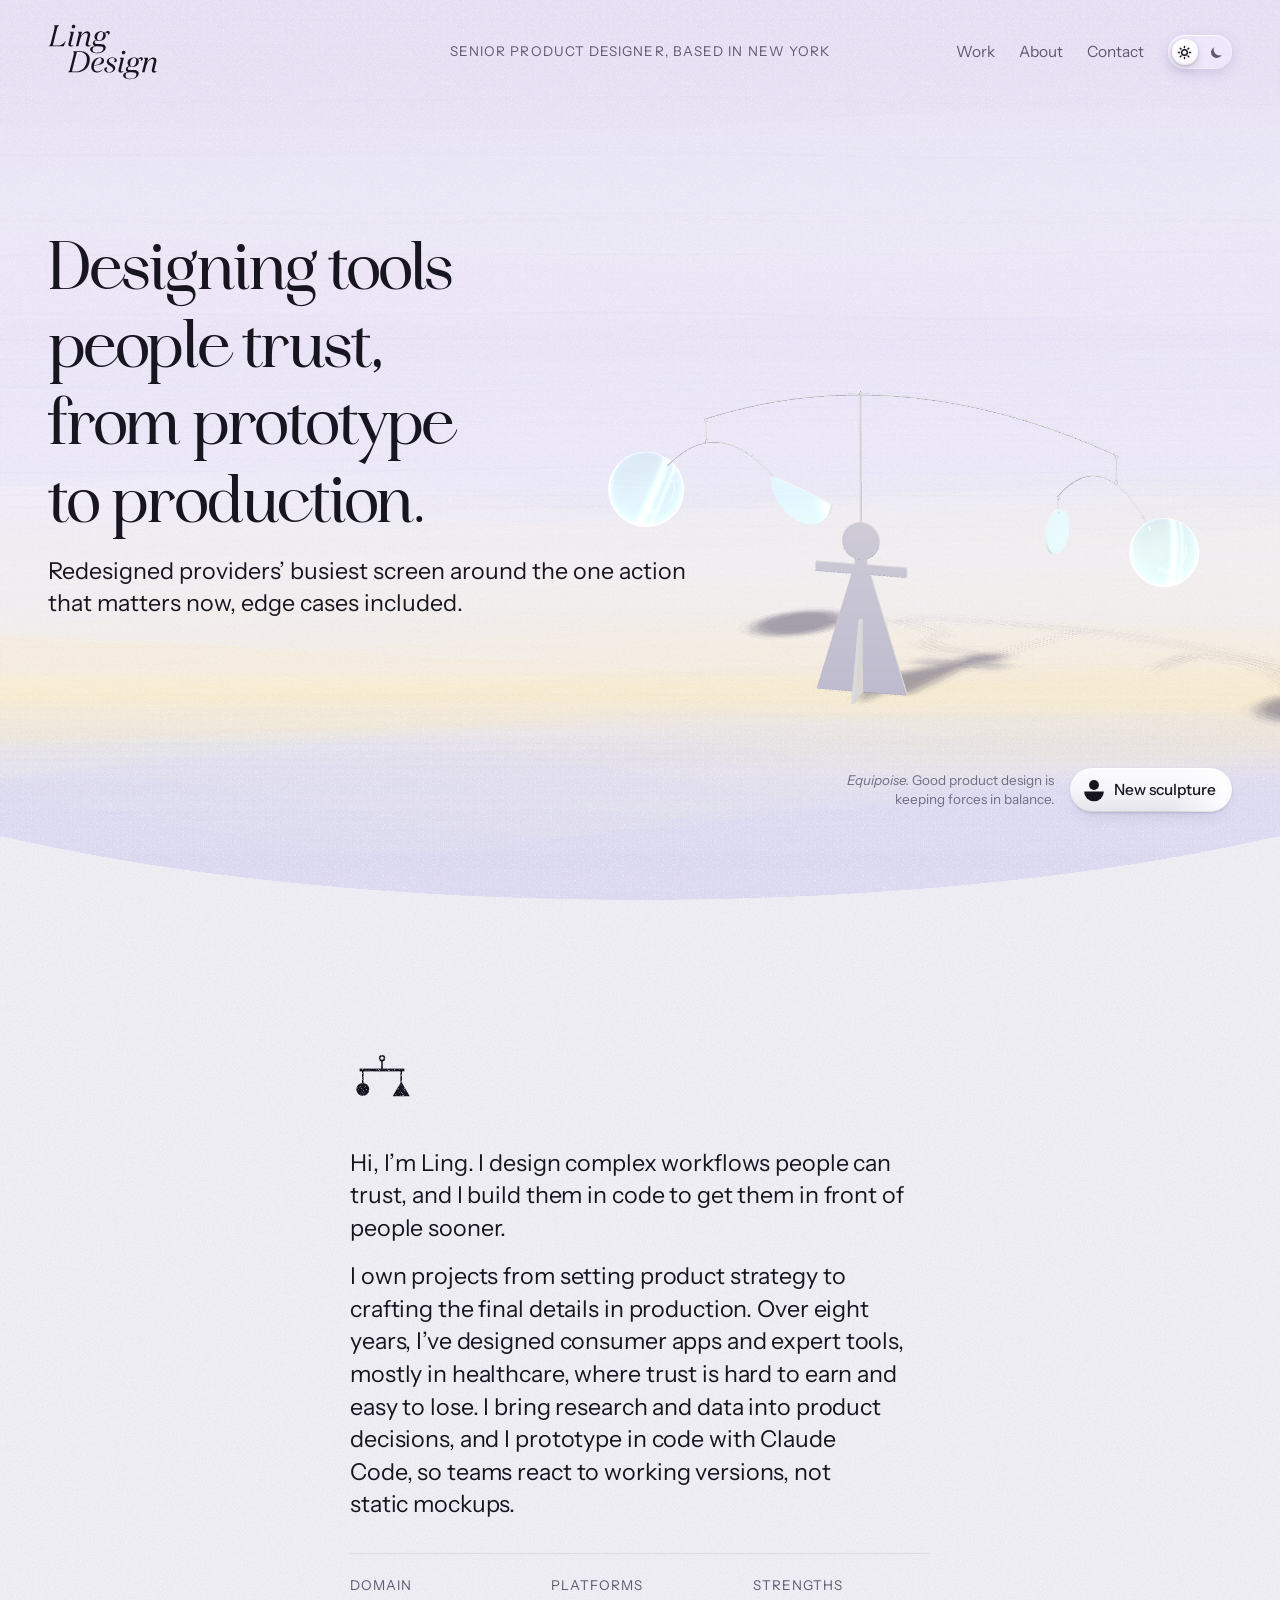
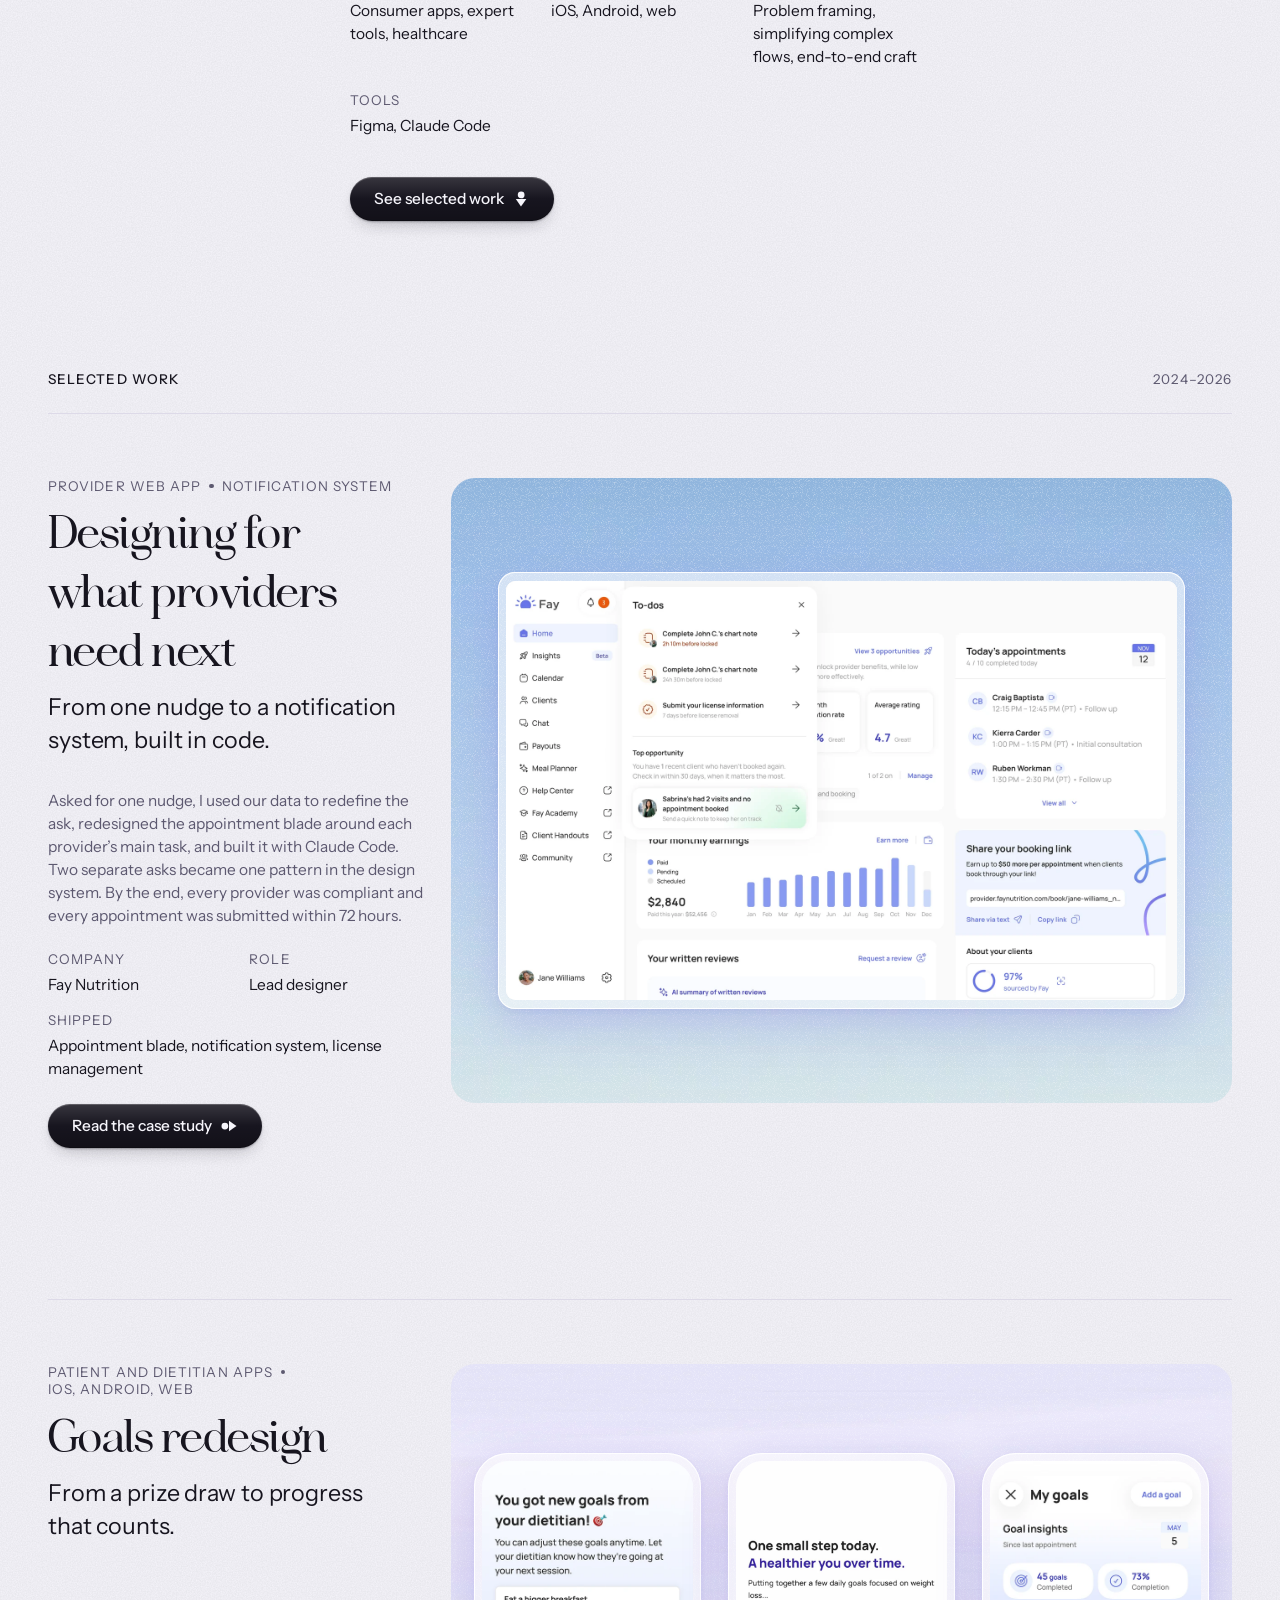
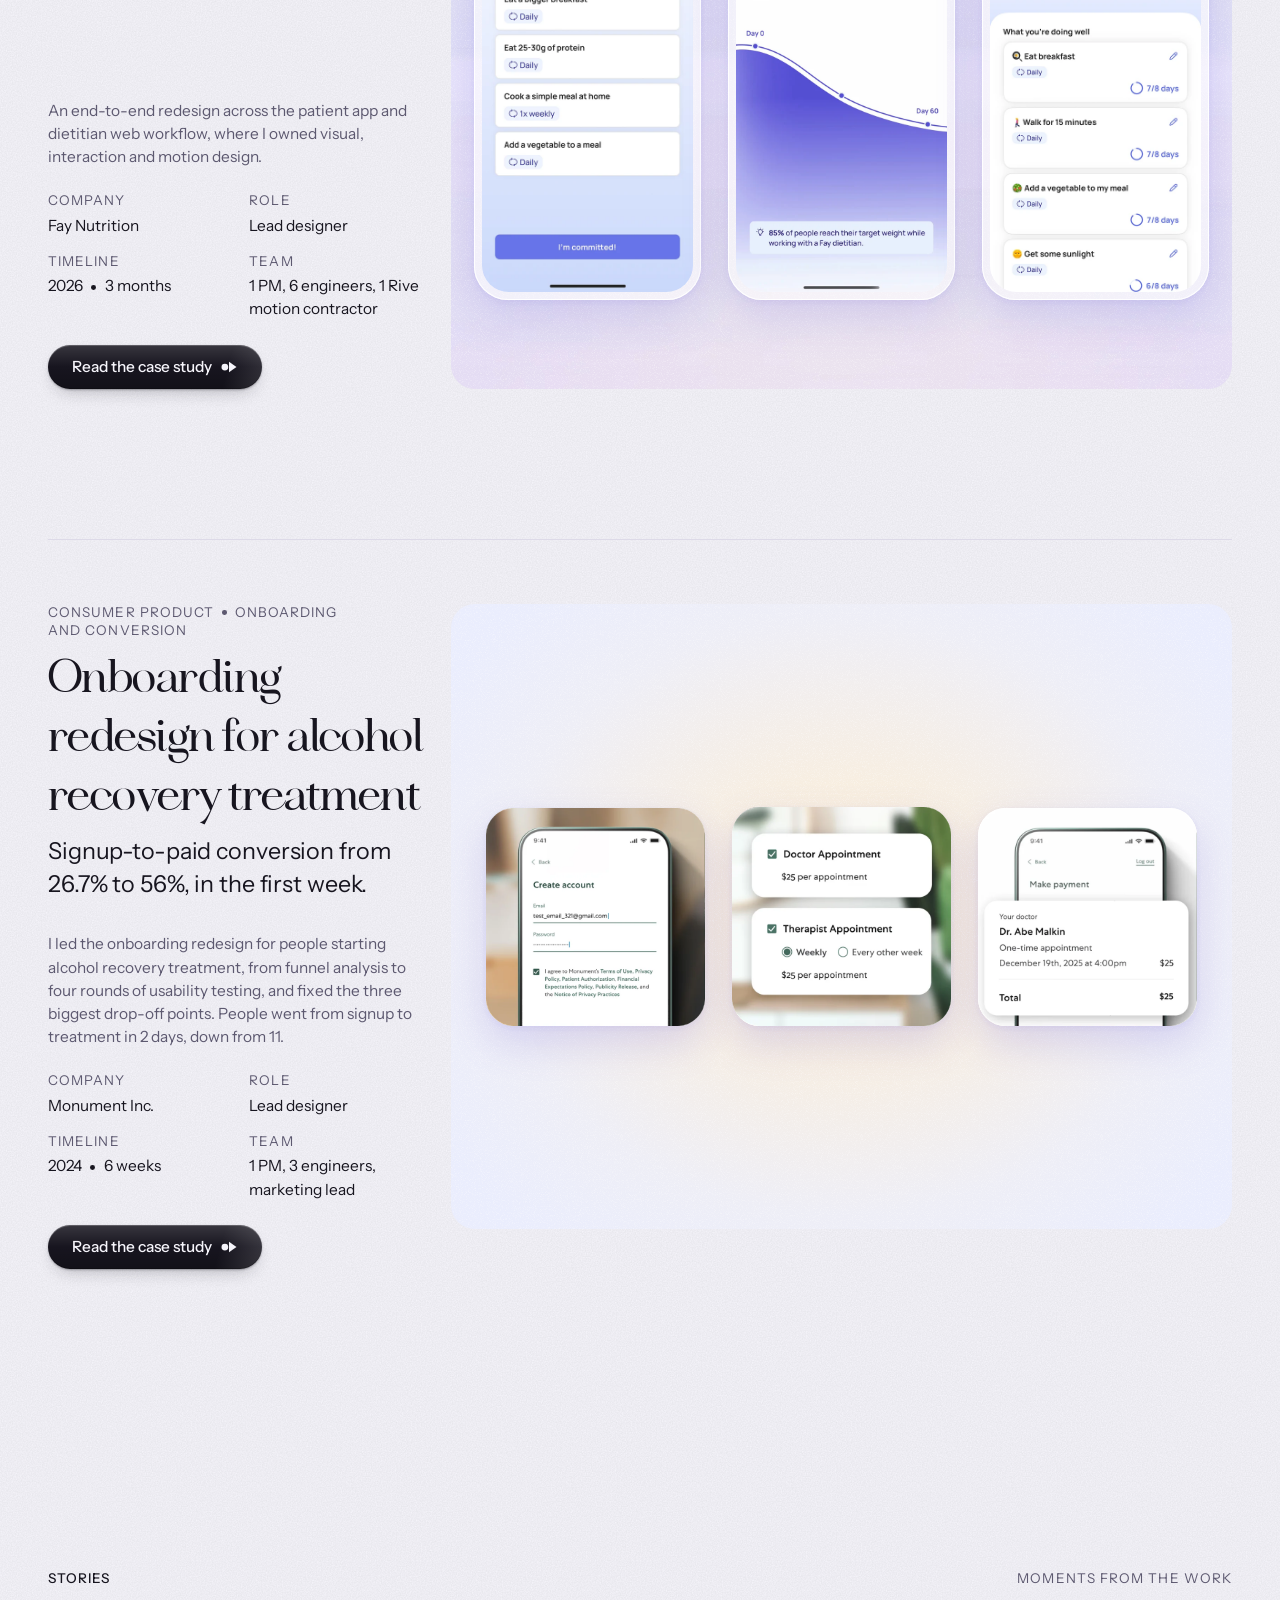
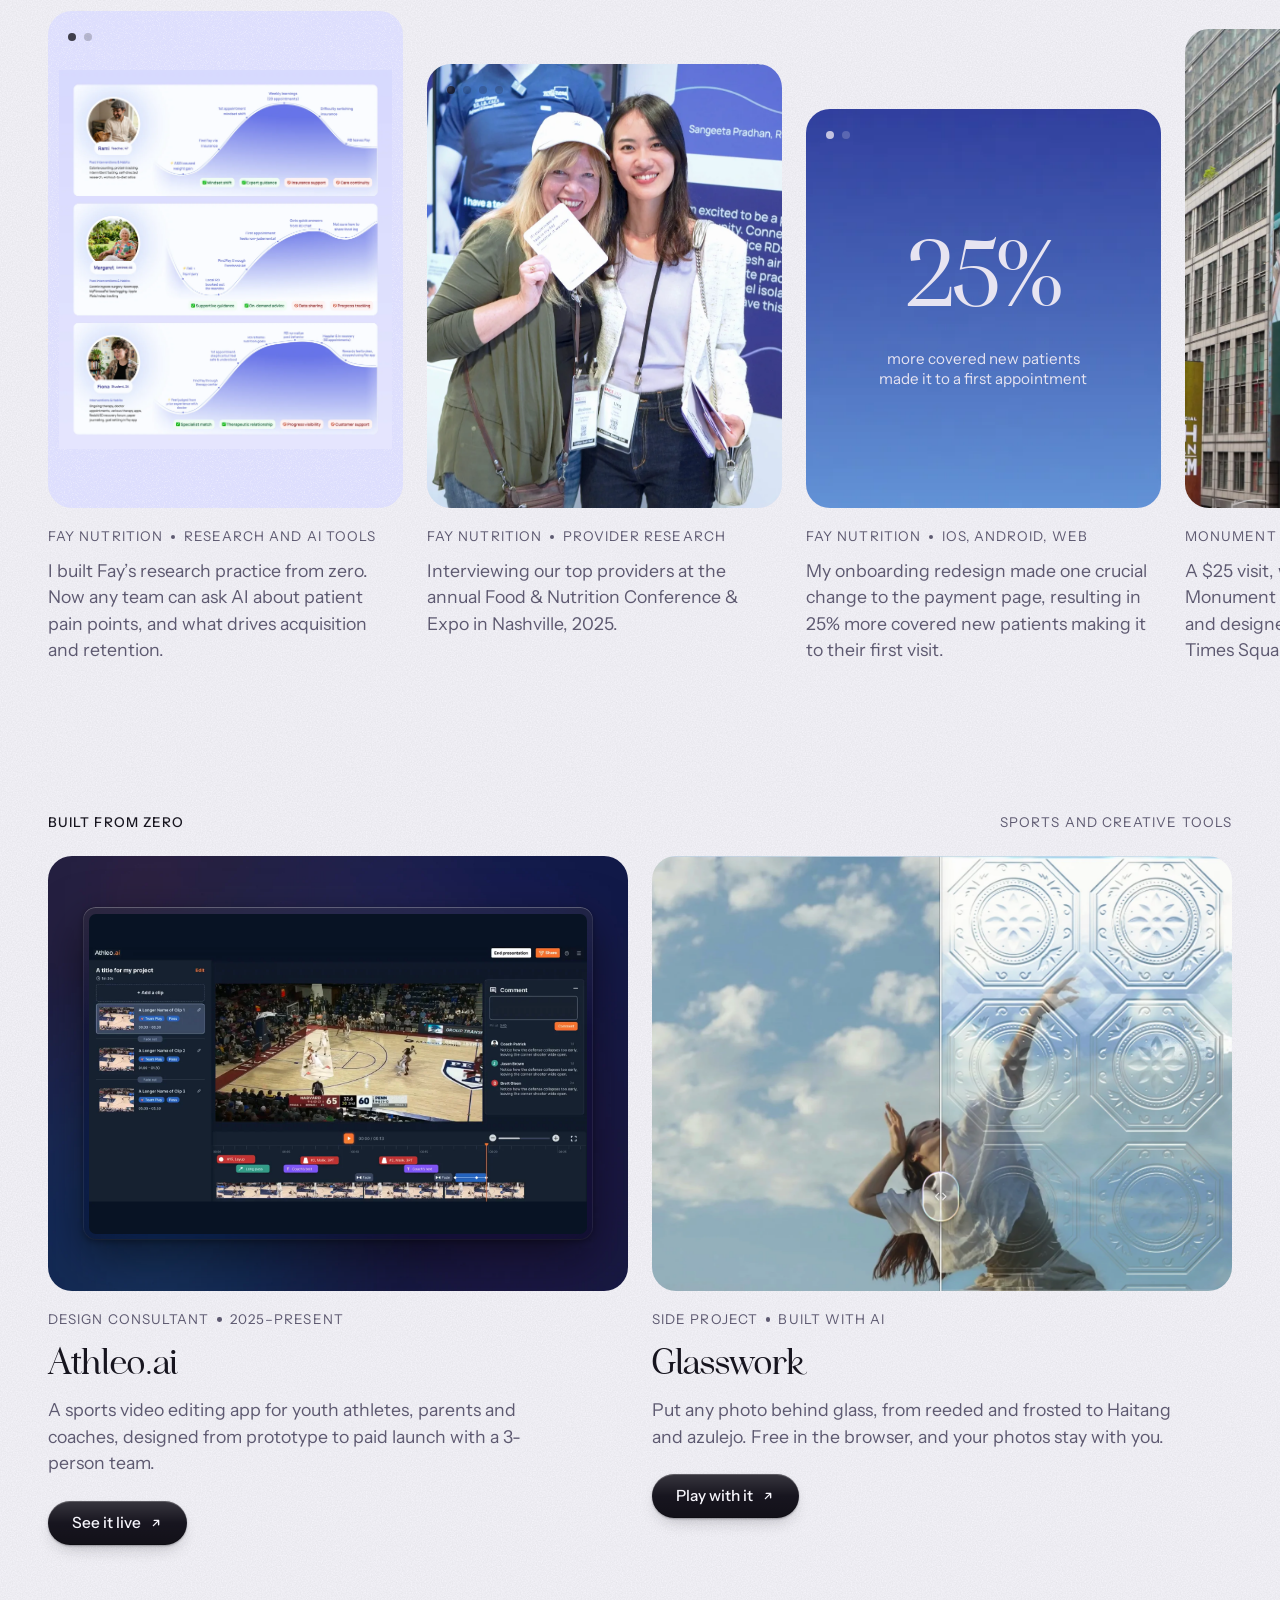
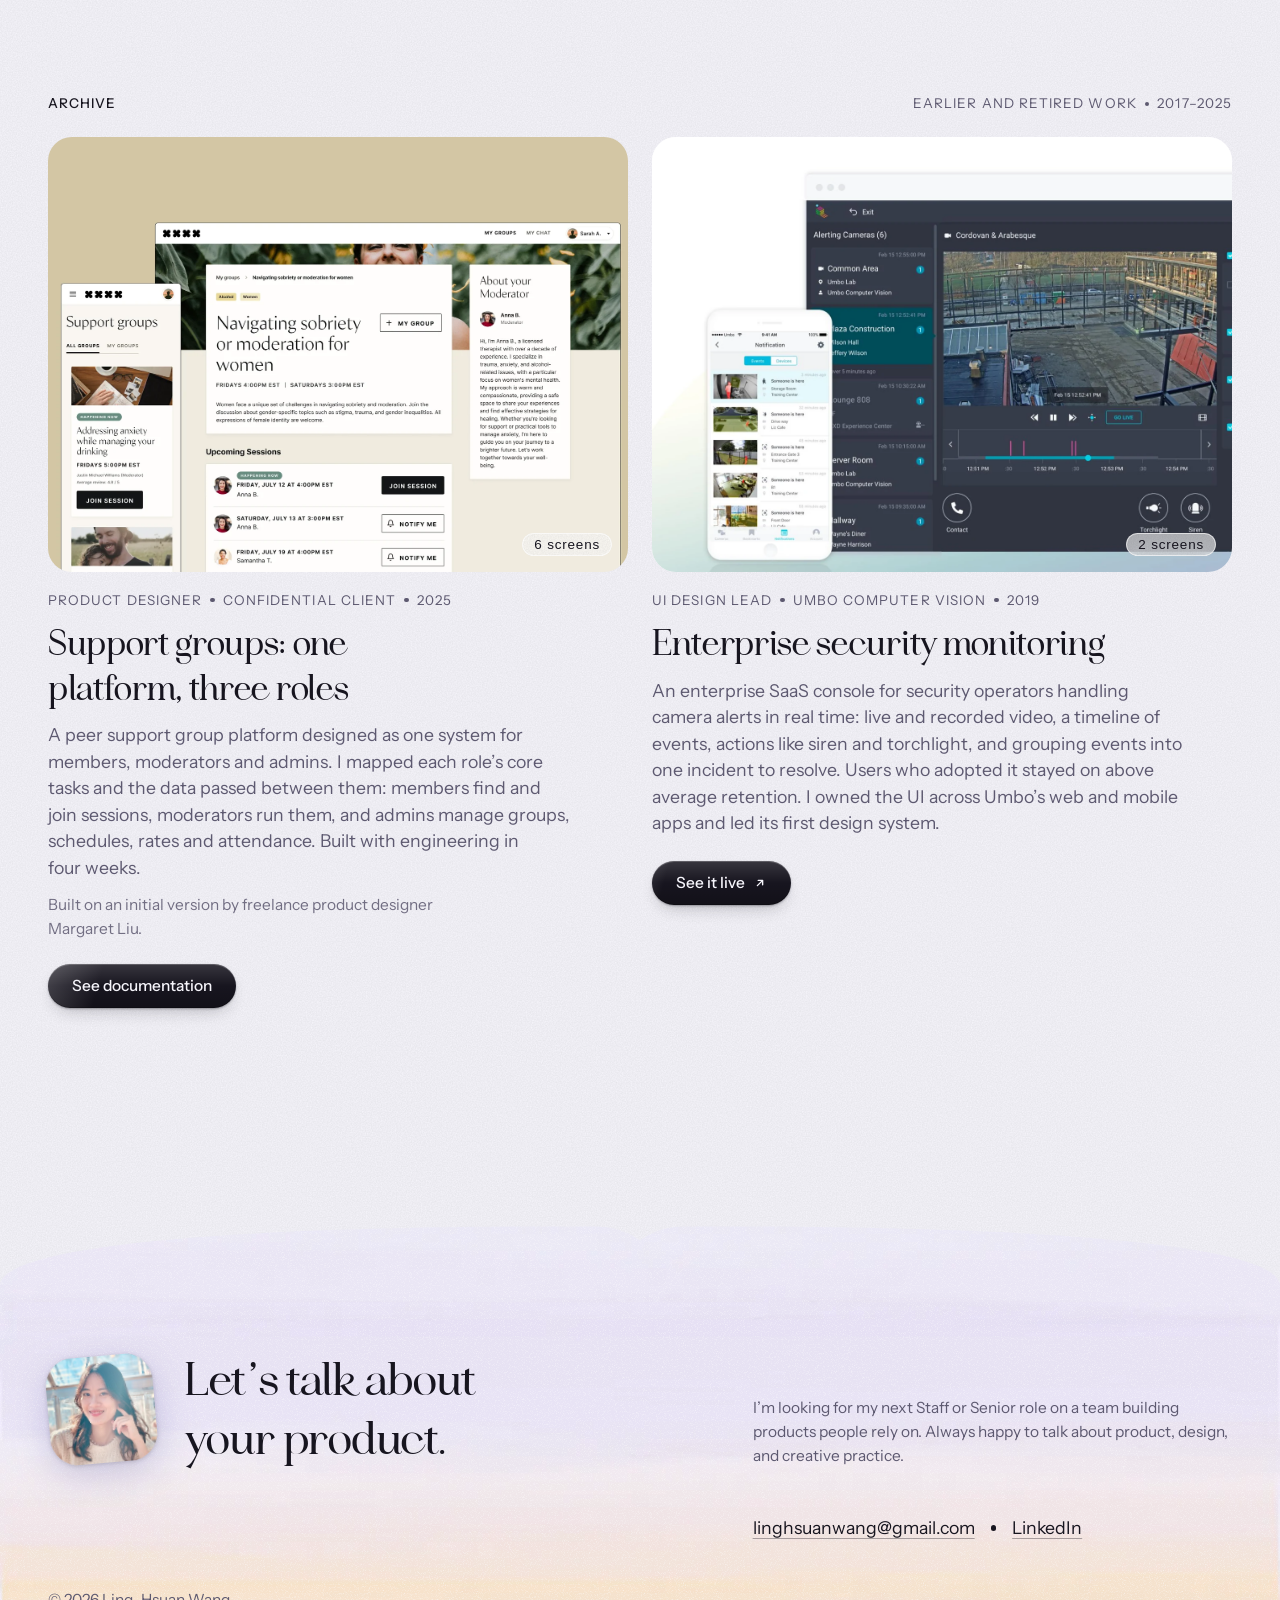
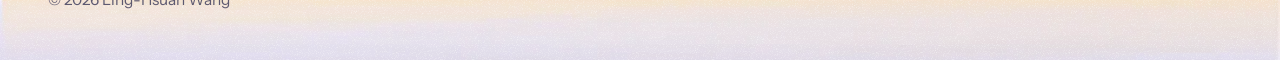
<file: docs/anthropic/index.html>
<!doctype html>
<html lang="en">
<meta charset="utf-8">
<meta name="viewport" content="width=device-width,initial-scale=1,viewport-fit=cover">
<title>Ling-Hsuan Wang</title>
<meta name="robots" content="noindex, nofollow">
<script id="theme-boot">(function(){var t;try{t=localStorage.getItem("theme")}catch(e){}if(!t){var m=location.search.match(/[?&]theme=(dark|light)/);if(m)t=m[1]}if(t==="dark"||t==="light")document.documentElement.setAttribute("data-theme",t)})()</script>
<meta name="claude:viewport-fit-sides" content="cover">
<meta name="description" content="Ling-Hsuan Wang, senior product designer in New York. Consumer apps and expert tools. Selected work.">
<meta property="og:type" content="website">
<meta property="og:site_name" content="Ling Design">
<meta property="og:url" content="https://lingdesign.github.io/work/anthropic/">
<meta property="og:title" content="Ling-Hsuan Wang · Designing tools people trust, from prototype to production">
<meta property="og:description" content="Senior product designer, based in New York. Selected work.">
<meta property="og:image" content="https://lingdesign.github.io/work/anthropic/og.jpg">
<meta property="og:image:width" content="2400">
<meta property="og:image:height" content="1260">
<meta property="og:image:alt" content="“Designing tools people trust, from prototype to production.” Ling-Hsuan Wang, senior product designer, beside three screens from the Fay Goals redesign.">
<meta name="twitter:card" content="summary_large_image">
<link rel="icon" href="../assets/favicon.svg" type="image/svg+xml">
<link rel="icon" href="../assets/favicon-32.png" type="image/png" sizes="32x32">
<link rel="apple-touch-icon" href="../assets/apple-touch-icon.png">
<link rel="preload" href="../assets/vendor/three.min.js" as="script">
<link rel="preconnect" href="https://fonts.googleapis.com">
<link rel="preconnect" href="https://fonts.gstatic.com" crossorigin>
<link rel="stylesheet" href="https://fonts.googleapis.com/css2?family=Instrument+Sans:ital,wght@0,400..600;1,400..600&family=Newsreader:ital,opsz,wght@0,6..72,300..600;1,6..72,300..600&display=swap">
<style>
/* Idealist by Nicky Laatz, licensed webfont (Ling); inlined because the artifact host only serves fonts embedded in the page */
@font-face{font-family:"Idealist";font-style:normal;font-weight:400;font-display:swap;src:url([data-uri]) format("woff2")}
/* Layout: strict 4 / 8 / 12-column grid. Hero = one world: painted wall + floor, headline, live sculpture in front;
   each project = scannable facts (4 cols) beside one visual (8 cols). Spec lives in DESIGN.md. */
:root{
  /* color */
  --paper:#F6F5FB; --ink:#17151F; --ink-2:#5D5970; --sub:#6E6896;
  --cast-shadow:#5D5970; --b2-hi:rgba(255,255,255,.6); --b2-lo:rgba(29,28,46,.08); --b2-rim:rgba(255,255,255,.9); --b2-sheen:rgba(255,255,255,.8); --b2-drop:rgba(40,36,90,.16);   /* the sculpture's shadows, drawn at 50% on the floor: a shade darker than the purple world */ --line:#DDDAE8; --accent:#4A4FC8; --tbd:#B0563A;
  --frame-shadow:rgba(170,174,254,.45);
  /* hero world: low-contrast wall, a soft horizon, a slightly deeper floor */
  --w-base:#DADCF5; --w-1:#C5C4F2; --w-2:#FFE6A8; --w-3:#EEDDF6; --w-4:#BCC8F1; --w-5:#FFF0CC; --w-glow:rgba(255,230,170,.65); --grain:.5;
  /* type */
  /* Idealist (Nicky Laatz) for display; Newsreader holds its place until the licensed file is self-hosted */
  --display:"Idealist","Newsreader",Georgia,serif;
  --text:"Instrument Sans","Helvetica Neue",Arial,sans-serif;
  /* type scale: body 16px at 360px wide, ratio 1.2 → body 18px at 1440px, ratio 1.333; fluid in between. Seven styles, no others. */
  --fs-label:clamp(.8333rem, .8299rem + .0155vw, .8438rem);     /* step −1   13 → 13.5 */
  --fs-small:clamp(.9129rem, .8924rem + .0910vw, .9743rem);     /* step −½   14.6 → 15.6 */
  --fs-body:clamp(1rem, .9583rem + .1852vw, 1.125rem);           /* step 0    16 → 18 */
  --fs-lead:clamp(1.2rem, 1.1rem + .4444vw, 1.5rem);             /* step 1    19.2 → 24 */
  --fs-h2:clamp(1.728rem, 1.4152rem + 1.3903vw, 2.6665rem);      /* step 3    27.6 → 42.7 */
  --fs-h1:clamp(2.0736rem, 1.5797rem + 2.195vw, 3.5552rem);      /* step 4    33.2 → 56.9 */
  --fs-display:clamp(2.986rem, 1.8746rem + 4.9393vw, 6.32rem);   /* step 6    47.8 → 101 */
  --measure:62ch;
  /* space: 4px base, 8px rhythm */
  --paper-grain:url("data:image/svg+xml,%3Csvg xmlns='http://www.w3.org/2000/svg' width='220' height='220'%3E%3Cfilter id='p'%3E%3CfeTurbulence type='fractalNoise' baseFrequency='.8' numOctaves='3' stitchTiles='stitch'/%3E%3CfeColorMatrix values='0 0 0 0 0 0 0 0 0 0 0 0 0 0 0 0 0 0 .07 0'/%3E%3C/filter%3E%3Crect width='100%25' height='100%25' filter='url(%23p)'/%3E%3C/svg%3E");   /* paper: faint dark specks */
  --btn-hi:rgba(255,255,255,.14); --btn-lo:rgba(0,0,0,.22); --btn-rim:rgba(255,255,255,.2); --btn-sheen:rgba(255,255,255,.2); --btn-drop:rgba(23,21,31,.32);   /* matte dark metal */
  --tint:#ECEAFB;   /* a lilac wash for highlighted blocks */
  --s-1:4px; --s-2:8px; --s-3:12px; --s-4:16px; --s-5:24px; --s-6:32px; --s-7:48px; --s-8:64px; --s-9:96px;
  --section:clamp(6rem, 4.667rem + 5.926vw, 10rem);
  /* grid (phone first) */
  --cols:4; --gutter:16px; --margin:20px; --content:1312px;
  --radius:24px;
}
@media (min-width:640px){ :root{ --cols:8; --gutter:24px; --margin:32px } }
@media (min-width:1024px){ :root{ --cols:12; --gutter:24px; --margin:48px } }
@media (min-width:1440px){ :root{ --gutter:32px; --margin:64px } }
@media (prefers-color-scheme: dark){ :root:not([data-theme="light"]){
  --btn2-base:#2B2A40; --b2-hi:rgba(255,255,255,.12); --b2-lo:rgba(0,0,0,.28); --b2-rim:rgba(255,255,255,.16); --b2-sheen:rgba(255,255,255,.16); --b2-drop:rgba(0,0,0,.4);
  --tg-track:rgba(255,255,255,.07); --tg-hi:rgba(255,255,255,.22); --tg-rim:rgba(255,255,255,.12); --tg-drop:rgba(0,0,0,.35); --tg-thumb:rgba(255,255,255,.2); --tg-thumb-hi:rgba(255,255,255,.45);
    --paper:#1D1C2E; --ink:#E7E4F1; --ink-2:#A9A5B9; --sub:#C3CBF2; --cast-shadow:#0A1150; --line:#34324A; --accent:#AAAEFE; --tbd:#F0AF96;
  --frame-shadow:rgba(44,56,153,.55); --tint:rgba(231,228,241,.06); --btn-hi:rgba(255,255,255,.55); --btn-lo:rgba(29,28,46,.14); --btn-rim:rgba(255,255,255,.7); --btn-sheen:rgba(255,255,255,.75); --btn-drop:rgba(0,0,0,.45);   /* matte light metal */
  --paper-grain:url("data:image/svg+xml,%3Csvg xmlns='http://www.w3.org/2000/svg' width='220' height='220'%3E%3Cfilter id='p'%3E%3CfeTurbulence type='fractalNoise' baseFrequency='.8' numOctaves='3' stitchTiles='stitch'/%3E%3CfeColorMatrix values='0 0 0 0 1 0 0 0 0 1 0 0 0 0 1 0 0 0 .06 0'/%3E%3C/filter%3E%3Crect width='100%25' height='100%25' filter='url(%23p)'/%3E%3C/svg%3E");
  --w-base:#16216F; --w-1:#2E3A9E; --w-2:rgba(222,176,108,.30); --w-3:#3E3A78; --w-4:#141739; --w-5:#4B3F72; --w-glow:rgba(255,214,150,.14); --grain:.22;
  color-scheme:dark } }
:root[data-theme="dark"]{
  --btn2-base:#2B2A40; --b2-hi:rgba(255,255,255,.12); --b2-lo:rgba(0,0,0,.28); --b2-rim:rgba(255,255,255,.16); --b2-sheen:rgba(255,255,255,.16); --b2-drop:rgba(0,0,0,.4);
  --tg-track:rgba(255,255,255,.07); --tg-hi:rgba(255,255,255,.22); --tg-rim:rgba(255,255,255,.12); --tg-drop:rgba(0,0,0,.35); --tg-thumb:rgba(255,255,255,.2); --tg-thumb-hi:rgba(255,255,255,.45);
    --paper:#1D1C2E; --ink:#E7E4F1; --ink-2:#A9A5B9; --sub:#C3CBF2; --cast-shadow:#0A1150; --line:#34324A; --accent:#AAAEFE; --tbd:#F0AF96;
  --frame-shadow:rgba(44,56,153,.55); --tint:rgba(231,228,241,.06); --btn-hi:rgba(255,255,255,.55); --btn-lo:rgba(29,28,46,.14); --btn-rim:rgba(255,255,255,.7); --btn-sheen:rgba(255,255,255,.75); --btn-drop:rgba(0,0,0,.45);   /* matte light metal */
  --paper-grain:url("data:image/svg+xml,%3Csvg xmlns='http://www.w3.org/2000/svg' width='220' height='220'%3E%3Cfilter id='p'%3E%3CfeTurbulence type='fractalNoise' baseFrequency='.8' numOctaves='3' stitchTiles='stitch'/%3E%3CfeColorMatrix values='0 0 0 0 1 0 0 0 0 1 0 0 0 0 1 0 0 0 .06 0'/%3E%3C/filter%3E%3Crect width='100%25' height='100%25' filter='url(%23p)'/%3E%3C/svg%3E");
  --w-base:#16216F; --w-1:#2E3A9E; --w-2:rgba(222,176,108,.30); --w-3:#3E3A78; --w-4:#141739; --w-5:#4B3F72; --w-glow:rgba(255,214,150,.14); --grain:.22;
  color-scheme:dark }

*,*::before,*::after{box-sizing:border-box}
html{-webkit-text-size-adjust:100%}
body{margin:0;background:var(--paper) var(--paper-grain);color:var(--ink);
  font-optical-sizing:auto;-webkit-font-smoothing:antialiased;text-rendering:optimizeLegibility}
h1,h2,h3,p,dl,dd,ul,figure{margin:0}
ul{padding:0;list-style:none}
a{color:inherit}
:focus-visible{outline:2px solid var(--accent);outline-offset:3px;border-radius:4px}
.skip{position:absolute;left:-9999px}
.skip:focus{left:max(var(--margin), env(safe-area-inset-left,0px));top:8px;background:var(--paper);padding:8px 12px;z-index:20}

/* ── type system: seven styles. Idealist only for titles; everything else Instrument Sans. ── */
.headline,.cs-title,.site-foot h2,.p-head h3,.cs-next h2,.cs-sec h2,.cs-quote blockquote p{font-family:var(--display);font-weight:400;font-synthesis:none}
/* Display: the hero title */
.headline,.cs-title{font-size:min(var(--fs-display), 11.5vw);line-height:1.04;letter-spacing:-.012em}
/* Heading 1: project titles, the contact title */
.p-head h3,.site-foot h2,.cs-next h2{font-size:var(--fs-h1);line-height:1.1;letter-spacing:-.01em}
/* Heading 2: case-study section titles and the pull quote */
.cs-sec h2,.cs-quote blockquote p{font-size:var(--fs-h2);line-height:1.15;letter-spacing:-.008em}
/* Lead: the preface, each project's one-line thesis, the contact address */
.pre-text,.thesis,.cs-thesis{font-family:var(--text);font-size:var(--fs-lead);line-height:1.4;letter-spacing:-.005em;color:var(--ink)}
/* Body: running text */
body,.side{font-family:var(--text);font-size:var(--fs-body);line-height:1.5}
/* Small: values, nav, buttons, captions, the hero's supporting line */
.small,.nav,.btn,.pill,.cta,.spot-more p,.pre-facts dd,.dl dd,.p-facts > p,.cs-fig figcaption,.ph-note{font-size:var(--fs-small);line-height:1.5}
/* Label: uppercase eyebrows and field names */
.caps,.spot-tag,.section-head h2,.cs-kicker,.cs-quote figcaption,.pre-facts dt,.dl dt,.p-visual .tag{font-size:var(--fs-label);line-height:1.3;letter-spacing:.08em;text-transform:uppercase}

/* ── grid ── */
.wrap{max-width:calc(var(--content) + 2*var(--margin));margin-inline:auto;
  padding-left:max(var(--margin), env(safe-area-inset-left,0px));padding-right:max(var(--margin), env(safe-area-inset-right,0px))}
.grid{display:grid;grid-template-columns:repeat(var(--cols),minmax(0,1fr));column-gap:var(--gutter)}
.grid > *{min-width:0}

/* ── type roles ── */
.caps{text-transform:uppercase;color:var(--ink-2)}
.small{}
h1,h2,h3{text-wrap:balance}
p{text-wrap:pretty}
.tbd{color:var(--tbd);text-decoration:underline dashed 1px;text-underline-offset:3px}

/* ── header (lives inside the hero's grid) ── */
.mark{display:block;text-decoration:none;color:var(--ink);line-height:0}
.wordmark{height:44px;width:auto;display:block}
@media (min-width:1024px){ .wordmark{height:56px} }
.nav{display:flex;align-items:center;gap:var(--s-5)}
/* light / dark switch, desktop only: liquid glass. A frosted track (blur + saturate, a bright top edge, a faint rim) with a
   glass bead that springs across to the active side; sun and moon sit in the track. Follows the system until clicked,
   then remembers the choice for every page */
:root{--tg-track:rgba(255,255,255,.24); --tg-hi:rgba(255,255,255,.8); --tg-rim:rgba(255,255,255,.4); --tg-drop:rgba(70,60,150,.16); --tg-thumb:rgba(255,255,255,.78); --tg-thumb-hi:#fff}
.theme-tg{position:relative;flex:none;width:64px;height:34px;padding:0;border:0;border-radius:999px;cursor:pointer;color:var(--ink-2);
  background:var(--tg-track);-webkit-backdrop-filter:blur(14px) saturate(180%);backdrop-filter:blur(14px) saturate(180%);
  box-shadow:inset 0 1px 0 var(--tg-hi),inset 0 0 0 1px var(--tg-rim),inset 0 -1px 1px rgba(0,0,0,.04),0 4px 14px var(--tg-drop);
  display:grid;grid-template-columns:1fr 1fr;place-items:center}
.theme-tg svg{position:relative;z-index:1;width:15px;height:15px;transition:color .3s}
.theme-tg .tg-bead{position:absolute;top:4px;left:4px;width:26px;height:26px;border-radius:50%;
  background:radial-gradient(120% 120% at 32% 22%,var(--tg-thumb-hi),var(--tg-thumb) 60%);
  box-shadow:inset 0 1px 0 var(--tg-thumb-hi),inset 0 -1px 2px rgba(0,0,0,.08),0 1px 3px rgba(23,21,31,.2),0 4px 10px rgba(23,21,31,.12)}
.theme-tg.ready .tg-bead{transition:transform .5s cubic-bezier(.3,1.45,.5,1)}
.theme-tg[aria-pressed="true"] .tg-bead{transform:translateX(30px)}
.theme-tg[aria-pressed="false"] .tg-sun,.theme-tg[aria-pressed="true"] .tg-moon{color:var(--ink)}
.theme-tg:focus-visible{outline:2px solid var(--accent);outline-offset:3px}
@media (max-width:1023px){ .theme-tg{display:none} }
@media (prefers-reduced-motion: reduce){ .theme-tg .tg-bead{transition:none!important} }
.nav a{text-decoration:none;color:var(--ink-2)}
.nav a:hover{color:var(--ink)}

/* ── hero: one world ──
   Stacking inside .hero:  world (0)  →  headline (1)  →  sculpture canvas (2)  →  paragraph, header, controls (3).
   The grid container itself is not positioned, so its children share the hero's stacking order with the canvas. */
.hero{position:relative;isolation:isolate;overflow:hidden;
  /* the bottom edge is a shallow arc, lowest in the middle, leading the eye down into the preface */
  /* drawn as one wide ellipse (75% of the width, so it meets the sides at a slant) rather than two squashed corners,
     which bent sharply at the edges and ran flat across the middle */
  --arc:clamp(28px, 5vw, 72px);--ry:calc(var(--arc) * 3.93);display:flex;
  -webkit-mask:linear-gradient(#000 0 0) top / 100% calc(100% - var(--arc) + 1px) no-repeat,radial-gradient(ellipse 75% var(--ry) at 50% calc(100% - var(--ry)),#000 calc(100% - 1.5px),transparent 100%);
  mask:linear-gradient(#000 0 0) top / 100% calc(100% - var(--arc) + 1px) no-repeat,radial-gradient(ellipse 75% var(--ry) at 50% calc(100% - var(--ry)),#000 calc(100% - 1.5px),transparent 100%);
  min-height:max(600px, min(100svh, 1000px));background:var(--w-base);
  --hz:84%}
.world{position:absolute;inset:0;z-index:0;pointer-events:none;overflow:hidden;background:var(--w-base)}
/* watercolor field: a few broad horizontal purple washes (see paintWorld); one butter-yellow stroke marks the horizon the sculpture stands on */
.world canvas{position:absolute;left:0;width:100%;display:block}
.wash{top:0;height:100%}
.ground{top:calc(var(--hz, 84%) - 75%);height:150%}   /* 1.5 × hero tall; its midline (75% of the hero's height down) is the horizon */
.world::after,.cover::after,.site-foot::after{content:"";position:absolute;inset:0;opacity:var(--grain);mix-blend-mode:screen;
  background-image:url("data:image/svg+xml,%3Csvg xmlns='http://www.w3.org/2000/svg' width='240' height='240'%3E%3Cfilter id='n'%3E%3CfeTurbulence type='fractalNoise' baseFrequency='1.15' numOctaves='2' stitchTiles='stitch'/%3E%3CfeColorMatrix values='0 0 0 0 1 0 0 0 0 1 0 0 0 0 1 2.4 0 0 0 -1.2'/%3E%3C/filter%3E%3Crect width='100%25' height='100%25' filter='url(%23n)'/%3E%3C/svg%3E")}
.stage3d{position:absolute;inset:0;z-index:2;width:100%;height:100%;border:0;display:block;color-scheme:light dark;opacity:0;transition:opacity 1.1s cubic-bezier(.2,.7,.2,1)}
.stage3d.ready{opacity:1}   /* hidden until the sculpture has its layout, light and backdrop, then fades in once */
@media (prefers-reduced-motion: reduce){ .stage3d{transition:none} }   /* the system's scheme, like the sculpture page inside, so a frame never paints an opaque backdrop when the visitor picks the other look */

.hero-grid{flex:1;width:100%;padding-block:var(--s-5) calc(var(--s-5) + var(--arc));grid-template-rows:auto 1fr auto auto var(--s-7) auto}
.hero-grid > *{position:relative;z-index:3}
.hero-grid > .headline{z-index:1}
/* top bar: wordmark left, role line centred on the page, nav right (desktop). Phones: role line top right, nav moves to the bottom row. */
.top > *{position:relative;z-index:3}   /* phones unwrap .top, so its children need their own layer above the sculpture */
.top{grid-row:1;grid-column:1 / -1;display:grid;grid-template-columns:1fr auto 1fr;align-items:center;column-gap:var(--s-5)}
.top .mark{grid-column:1;justify-self:start}
.top .role{grid-column:2;margin:0;white-space:nowrap;text-align:center}
.top .nav{grid-column:3;justify-self:end}
.role-short{display:none}
@media (max-width:1279px){ .role-long{position:absolute;width:1px;height:1px;overflow:hidden;clip:rect(0 0 0 0);white-space:nowrap} .role-short{display:inline} }
/* small marks drawn from the balance icons: a true circle for separators, and a pin that is the hanging disc turned upright */
.dot{display:inline-block;width:.32em;height:.32em;border-radius:50%;background:currentColor;vertical-align:.1em;margin:0 .55em}
.caps .dot,.spot-tag .dot{vertical-align:.17em;margin:0 .6em}
.loc,.nw{white-space:nowrap}
@media (max-width:639px){ .role .hc{display:none} .wordmark{height:38px} }   /* phones: one line beside the wordmark */
.pin{display:inline-block;height:.72em;width:auto;fill:currentColor;vertical-align:0;margin:0 .5em}   /* the separator dot on a hairline stem, cap height tall */
.sr{position:absolute;width:1px;height:1px;overflow:hidden;clip:rect(0 0 0 0);white-space:nowrap}
.role{color:var(--ink-2)}
.headline{grid-row:3;grid-column:1 / -1;pointer-events:none}
/* the title stays still; underneath, what care and for whom appear one by one, then stay */
.headline .lead,.headline .rest{display:block}
.hero-sub{grid-row:4;grid-column:1 / -1;padding-top:var(--s-4)}
@media (min-width:768px){ .hero-sub .side{font-size:var(--fs-lead);line-height:1.4} }   /* iPad and up: one step bigger, so it holds its own under the display title */
/* One button: ink fill, paper text, medium weight, full pill. Used for every action on the page.
   Finish: matte metal. Lit from the top, a little shade at the bottom, an inner rim and a soft drop shadow so it reads as
   pressable. A soft sheen (--sx) moves across it as the button travels up the screen while you scroll, follows the
   mouse on hover, and leans with the phone on Android (iPhone asks permission for tilt, so we don't). Reduced motion: still. */
.pill,.btn,.cta{width:max-content;max-width:100%;justify-self:start;display:inline-flex;align-items:center;justify-content:center;gap:var(--s-2);flex:none;min-height:44px;padding:0 var(--s-5);
  border:0;border-radius:999px;color:var(--paper);font-family:var(--text);font-weight:500;text-decoration:none;cursor:pointer;
  background:linear-gradient(105deg,transparent 40%,var(--btn-sheen) 50%,transparent 60%) var(--sx,35%) 0 / 300% 100% no-repeat,
             linear-gradient(180deg,var(--btn-hi),transparent 50%,var(--btn-lo)),var(--ink);
  box-shadow:inset 0 1px 0 var(--btn-rim),inset 0 -1px 0 var(--btn-lo),0 1px 2px var(--btn-drop),0 8px 18px -8px var(--btn-drop);
  transition:transform .15s,box-shadow .15s}
.pill:hover,.btn:hover,.cta:hover{transform:translateY(-1px);box-shadow:inset 0 1px 0 var(--btn-rim),inset 0 -1px 0 var(--btn-lo),0 2px 3px var(--btn-drop),0 12px 22px -8px var(--btn-drop)}
.pill:active,.btn:active,.cta:active{transform:translateY(1px);box-shadow:inset 0 1px 0 var(--btn-rim),inset 0 -1px 0 var(--btn-lo),0 1px 1px var(--btn-drop)}
.pill svg,.cta svg{width:18px;height:18px;flex:none}
.bi{fill:currentColor;overflow:visible}   /* balance-set icons in buttons */
/* secondary button: the same metal, inverted, so it never outweighs a primary (light on light pages, dark on dark) */
.btn.btn-2{color:var(--ink);
  --btn-hi:var(--b2-hi); --btn-lo:var(--b2-lo); --btn-rim:var(--b2-rim); --btn-sheen:var(--b2-sheen); --btn-drop:var(--b2-drop);
  background:linear-gradient(105deg,transparent 40%,var(--btn-sheen) 50%,transparent 60%) var(--sx,35%) 0 / 300% 100% no-repeat,
             linear-gradient(180deg,var(--btn-hi),transparent 50%,var(--btn-lo)),var(--btn2-base,#F6F5FB)}
.hero-foot{grid-row:6;grid-column:1 / -1;display:flex;align-items:center;justify-content:space-between;gap:var(--s-4)}
.hero-foot .study{margin:0;max-width:19em;text-align:right;font-size:var(--fs-label);line-height:1.4;color:var(--ink-2);opacity:.85}   /* Label size, sentence case: the one caption on the page */
.hero-foot .study i{font-style:italic}
.hero-foot .tools{display:flex;align-items:center;gap:var(--s-4);margin-left:auto}
.icon-btn{width:44px;height:44px;min-height:44px;padding:0;display:inline-flex;align-items:center;justify-content:center;gap:var(--s-2);border-radius:999px}
.icon-btn .btn-text{position:absolute;width:1px;height:1px;overflow:hidden;clip:rect(0 0 0 0);white-space:nowrap}   /* phones: icon only, label kept for screen readers */
@media (min-width:640px){ .icon-btn{width:auto;padding:0 var(--s-4) 0 var(--s-3)} .icon-btn .btn-text{position:static;width:auto;height:auto;overflow:visible;clip:auto} }
.icon-btn .rocker{width:24px;height:24px;fill:currentColor;overflow:visible}
@media (max-width:639px){
  .hero-grid{grid-template-rows:auto 1fr auto auto var(--s-7) auto}
  /* a little shorter than the screen, so the nav sits well above the fold and the next section peeks in;
     the sculpture's horizon follows the title up (see sendLayout) */
  .hero{min-height:max(540px, min(calc(100svh - 64px), 1000px))}
  .top{display:contents}
  .top .mark{grid-row:1;grid-column:1 / span 2;align-self:center}
  .top .role{grid-row:1;grid-column:3 / -1;justify-self:end;align-self:center;text-align:right}
  .hero-grid{padding-bottom:var(--s-7)}   /* the nav sits well clear of the fold */
  .top .nav{grid-row:6;grid-column:1 / -1;justify-self:center;align-self:center;gap:0;font-size:var(--fs-body);line-height:1.5}
  .top .nav a{color:var(--ink);padding-block:var(--s-2)}   /* full ink: this is the page's main navigation on phones */
  .top .nav a + a::before{content:"";display:inline-block;width:.3em;height:.3em;border-radius:50%;background:var(--ink-2);vertical-align:.18em;margin:0 .9em}
  #regen{display:none}   /* phones: a centred nav owns the bottom row; tapping the sculpture still stirs it */
  .hero-foot{pointer-events:none} .hero-foot > *{pointer-events:auto}   /* the nav shares the bottom row */
  .hero-foot .study{display:none}   /* 3. phones: the credit competes with the title; the icon button stays */
}
/* landscape frame (matches layoutFor() in sculpture.html): text holds the left, sculpture the right */
@media (min-width:640px) and (min-aspect-ratio:23/20){
  .hero-grid{grid-template-rows:auto 1fr auto auto 1fr auto}
  .headline{grid-column:1 / span 9}
}

/* ── preface: a quiet page between the title and the work, like the opening of a book ── */
.preface{padding-top:var(--section)}
/* scroll reveal: as a block scrolls into view it fades in and rises a little. Blocks that arrive together go in reading
   order, 90ms apart. Set up by script (no script, or reduced motion: everything is simply there). */
html .rv{opacity:0;transform:translateY(24px);transition:opacity var(--rv-t,.8s) cubic-bezier(.2,.7,.2,1) var(--rv-d,0ms),transform calc(var(--rv-t,.8s) + .1s) cubic-bezier(.2,.7,.2,1) var(--rv-d,0ms)}
html .preface .pre.rv,html .project > .rv{--rv-t:1s} html .project > .p-visual.rv{--rv-t:1.3s}
html .rv.rv-in{opacity:1;transform:none}
.pre{grid-column:1 / -1;display:flex;flex-direction:column;align-items:flex-start;gap:var(--s-6)}
.pre-icon{width:64px;height:64px;color:var(--ink);flex:none}
.pre-text{max-width:var(--measure);text-wrap:pretty}
/* sides of care: one short line at a time (label + line), with round dots to jump between them.
   Without the script, or with reduced motion, all four simply show as a list. */
.pre-facts{position:relative;align-self:stretch;display:grid;grid-template-columns:repeat(2,minmax(0,1fr));gap:var(--s-5) var(--gutter);padding-top:var(--s-5)}
.pre-facts::before{content:"";position:absolute;left:0;right:0;top:0;height:1px;background:var(--line);transform-origin:left center}   /* the rule above the facts */
html .rv .pre-facts::before{transform:scaleX(0)}
html .rv.rv-in .pre-facts::before{transform:none;transition:transform 1.1s cubic-bezier(.6,0,.2,1) .1s}   /* draws left to right as the intro fades in */
.pre-facts div{display:flex;flex-direction:column;gap:var(--s-1)}
.pre-facts div:last-child:nth-child(odd){grid-column:1 / -1}   /* phones: an odd last field takes the full row instead of sitting alone */
.pre-facts dt{text-transform:uppercase;color:var(--ink-2)}
.pre-facts dd{}
/* sides of care, under the hero title: one sentence at a time, moving up like a list.
   On each change the current line rises a little and dissolves, and the next rises into place from just below while it
   fades in. Only one sentence is ever visible. Without the script, or with reduced motion, all show as a plain list. */
.sides-list{display:flex;flex-direction:column;gap:var(--s-2);margin:0;padding:0;list-style:none}
.side{color:var(--ink)}
.sides.rotating .sides-list{display:grid;grid-template-columns:minmax(0,1fr)}
.hero-sub .sides-list{max-width:56ch}
.sides.rotating .side{grid-area:1 / 1;opacity:0;transform:translateY(.7em);
  transition:transform 1.2s cubic-bezier(.3,0,.15,1) .25s,opacity 1.1s cubic-bezier(.3,0,.15,1) .25s}
.sides.rotating .side:not(.on){pointer-events:none}
.sides.rotating .side.on{opacity:1;transform:none}
.sides.rotating .side.prev{opacity:0;transform:translateY(-.7em);transition-duration:.9s,.7s;transition-delay:0s}
.sides.settling .side{transition:none!important}
/* on arrival the first sentence slides in from the left and fades in, alongside the title drawing itself; the rotation then carries on */
@keyframes side-in{from{opacity:0;transform:translateX(calc(min(48px, 6vw) * -1))}}
.headline.entering{animation:side-in 1.4s cubic-bezier(.2,.7,.2,1) .35s both}
.sides.entering .side.on{animation:side-in 1.4s cubic-bezier(.2,.7,.2,1) .75s both}   /* the first line follows the title by 400ms, on the same path */
.headline.waiting{opacity:0}
.pre-copy{display:flex;flex-direction:column;gap:var(--s-4)}   /* paragraph to paragraph: 16px */
.pre .pill{margin-top:var(--s-2)}
@media (min-width:640px){ .pre{grid-column:2 / span 6} .pre-facts{grid-template-columns:repeat(3,minmax(0,1fr))} .pre-facts div:last-child:nth-child(odd){grid-column:auto} }
@media (min-width:1024px){ .pre{grid-column:4 / span 6} }

/* ── work ── */
.work{padding-block:var(--section)}
.section-head{align-items:baseline;row-gap:var(--s-2);padding-bottom:var(--s-5)}
.section-head h2{grid-column:1 / -1;margin:0;font-family:var(--text);font-weight:500;color:var(--ink)}   /* a label that names the section */
.section-head p{grid-column:1 / -1}
@media (min-width:640px){ .section-head h2{grid-column:1 / span 6} .section-head p{grid-column:7 / -1;text-align:right} }
@media (min-width:1024px){ .section-head h2{grid-column:1 / span 8} .section-head p{grid-column:9 / -1} }

.projects{display:flex;flex-direction:column}
.projects .project:last-child{padding-bottom:0}   /* the section's own padding ends the list */
.project{border-top:1px solid var(--line);padding-block:var(--s-7) var(--s-9);
  grid-template-areas:"head head head head" "visual visual visual visual" "facts facts facts facts";row-gap:var(--s-5)}
.p-head{grid-area:head;display:flex;flex-direction:column;gap:var(--s-3)}
.p-head .caps{margin-bottom:calc(var(--s-2) - var(--s-3))}
/* card labels: a shorter version on phones */
.sm-only{display:none}
@media (max-width:639px){ .lg-only{display:none} .sm-only{display:inline} .p-head .thesis{display:none} }   /* phones: no case study subtitle */
.p-head h3{}

.p-visual{grid-area:visual;display:block;position:relative;aspect-ratio:5/4;max-width:100%;border-radius:var(--radius);overflow:hidden;text-decoration:none}
.p-visual img{display:block;width:100%;height:100%;object-fit:cover}
.p-visual:hover img{transform:scale(1.015)}
.p-visual img{transition:transform .4s cubic-bezier(.2,.7,.2,1)}
.p-facts{grid-area:facts;display:flex;flex-direction:column;gap:var(--s-5)}
.p-facts > p{max-width:var(--measure);color:var(--ink-2)}   /* the summary steps back so title and thesis lead */
.dl{display:grid;grid-template-columns:repeat(2,minmax(0,1fr));gap:var(--s-4) var(--gutter)}
.dl div{display:flex;flex-direction:column;gap:var(--s-1)}
.dl dt{text-transform:uppercase;color:var(--ink-2)}
.dl dd{}
.dl .wide{grid-column:1 / -1}
.cta{align-self:flex-start}

@media (min-width:640px){
  .project{grid-template-areas:
    "head head head head head head . ."
    "visual visual visual visual visual visual visual visual"
    "facts facts facts facts facts facts facts facts"}
  .p-facts{display:grid;grid-template-columns:repeat(8,minmax(0,1fr));column-gap:var(--gutter);row-gap:var(--s-5)}
  .p-facts > p{grid-column:1 / span 4}
  .p-facts .dl{grid-column:5 / -1}
  .p-facts .cta{grid-column:1 / -1}
}
@media (min-width:1024px){
  .project{padding-block:var(--s-8) var(--section);row-gap:var(--s-6);
    grid-template-areas:
    "head head head head visual visual visual visual visual visual visual visual"
    "facts facts facts facts visual visual visual visual visual visual visual visual";
    grid-template-rows:auto 1fr}
  .p-facts{display:flex;flex-direction:column;justify-content:flex-end;gap:var(--s-5)}
}

/* placeholder art for projects without exported visuals yet */
.grain::before{content:"";position:absolute;inset:0;pointer-events:none;opacity:.35;mix-blend-mode:soft-light;
  background-image:url("data:image/svg+xml,%3Csvg xmlns='http://www.w3.org/2000/svg' width='160' height='160'%3E%3Cfilter id='n'%3E%3CfeTurbulence type='fractalNoise' baseFrequency='.9' numOctaves='2' stitchTiles='stitch'/%3E%3C/filter%3E%3Crect width='100%25' height='100%25' filter='url(%23n)'/%3E%3C/svg%3E")}
/* ── project cover: phones on the hero's watercolor ──
   Three equal phones in a row, centred vertically, never overlapping or cropped. The stage is a size container,
   so phone size and gaps follow the cover's own width. The animated screen sits in the middle to anchor the row. */
.cover{background:#E7E4FA url(../assets/goals/cover-bg.webp) center / cover no-repeat;--grain:.45}
/* images arrive softly: a 20px preview inlined in the page (--lq, from tools/lqip.py) shows at once, blurred;
   the full image sharpens into focus when it lands. Without the script, images simply load over the preview. */
img.lq{background:var(--lq) center / 100% 100% no-repeat}
img.lq.loading{filter:blur(12px)}
img.lq.landed{transition:filter .7s ease,transform .6s cubic-bezier(.2,.7,.2,1)}   /* keep the hover glide */
.cover::after{z-index:0}   /* grain stays on the background, under the phones */
.cover-goals{aspect-ratio:5/4}
.stage{position:absolute;inset:0;container-type:size;z-index:1;display:flex;align-items:center;justify-content:center;gap:3.5%}   /* % of the stage itself (cqw on the container would read the window) */
.phone{--w:min(29cqw, 39cqh);position:relative;flex:none;width:var(--w);padding:calc(var(--w) * .035);
  border-radius:calc(var(--w) * .15);background:rgba(255,255,255,.55);
  box-shadow:inset 0 0 0 1px rgba(255,255,255,.9), 0 calc(var(--w) * .06) calc(var(--w) * .2) rgba(104,92,214,.22), 0 2px 6px rgba(104,92,214,.08);
  transition:transform .6s cubic-bezier(.2,.7,.2,1)}
.phone img,.phone video{display:block;width:100%;height:auto;aspect-ratio:464/950;object-fit:cover;border-radius:calc(var(--w) * .118);background:#F7F7FE}
.p-visual .phone img{height:auto;transform:none}
/* provider cover: the whole provider home with To-dos open, so it reads at once as a web product with real workflows */
/* Monument: three moments from the new onboarding (account, appointments, payment) as equal tiles in a row, like the
   Goals phones. Tile corners are 12.5% of the tile (40px at Ling's 1x), cut the same at source. */
.cover-monument{aspect-ratio:5/4;--grain:.45;background:radial-gradient(ellipse 62% 66% at 50% 50%,#FFEFCF 0%,#F6EEE4 38%,#EEEEF6 72%,#EAEDFD 100%)}   /* cream centre, ice edges; grain from the cover overlay */
.cover-monument .stage{gap:3.5%}
.cover-monument .tile{display:block;flex:none;width:28cqw;height:auto;border-radius:12.5%;
  box-shadow:inset 0 0 0 1px rgba(255,255,255,.9),0 2.2cqw 5cqw rgba(104,92,214,.2),0 2px 6px rgba(104,92,214,.08);transition:transform .6s cubic-bezier(.2,.7,.2,1)}
.p-visual:hover .tile{transform:translateY(-1.5%)} .p-visual:hover .tile:nth-child(2){transition-delay:.05s} .p-visual:hover .tile:nth-child(3){transition-delay:.1s}
.cover-provider{aspect-ratio:5/4;background:#AFC6EA url(../assets/provider/bg.webp) center / cover}
.cover-provider .stage{gap:0}
.cover-provider .rim{display:block;width:88cqw;padding:1.1cqw;box-sizing:border-box;border-radius:2.2cqw;background:rgba(255,255,255,.55);
  box-shadow:inset 0 0 0 1px rgba(255,255,255,.9),0 2.4cqh 7cqh rgba(104,92,214,.22),0 2px 6px rgba(104,92,214,.08);transition:transform .6s cubic-bezier(.2,.7,.2,1)}   /* the Goals phone rim */
.p-visual.cover-provider .rim .ui{display:block;width:100%;height:auto;max-height:none;border-radius:1.2cqw;box-shadow:none}
.p-visual.cover-provider:hover .rim{transform:translateY(-1.5%)} .p-visual.cover-provider:hover .ui{transform:none}
.p-visual .ui{display:block;height:min(84cqh, 70cqw);width:auto;border-radius:1.6cqh;flex:none;
  box-shadow:0 2.4cqh 7cqh rgba(104,92,214,.22), 0 2px 6px rgba(104,92,214,.08);transition:transform .6s cubic-bezier(.2,.7,.2,1)}
.p-visual:hover .ui{transform:translateY(-1.5%)} .p-visual:hover .ui + .ui{transition-delay:.06s}
/* placeholder cover (and case-study figure placeholders) */
.cover-ph{aspect-ratio:5/4}
.ph-inner{position:absolute;inset:0;z-index:1;display:flex;flex-direction:column;align-items:center;justify-content:center;gap:var(--s-2);padding:var(--s-5);text-align:center}
.ph-inner .caps{color:var(--ink-2)} .ph-note{color:#5D5970;max-width:32ch;text-wrap:balance}
.p-visual:hover .phone{transform:translateY(-1.5%)}
.p-visual:hover .phone:nth-child(2){transition-delay:.05s} .p-visual:hover .phone:nth-child(3){transition-delay:.1s}
@media (prefers-reduced-motion: reduce){ .phone{transition:none} }
.p-visual .tag{position:absolute;left:var(--s-4);bottom:var(--s-4);text-transform:uppercase;
  background:rgba(255,255,255,.8);color:#17151F;padding:var(--s-1) var(--s-2);border-radius:999px}

/* ── stories: short, graphic-first moments from the work ──
   Each card: a story of 1–3 frames (one thing on screen at a time, three small circles mark the frames), a Label tag
   (company ● kind of work) and one sentence, told as a story rather than a claim. The row stays still; people scroll it.
   One card plays its story at a time (the one under the mouse, else the one most in view).
   Click or tap a card (or its +) to open it full screen, like a story: the artefact as large as the screen allows, the
   words in a frosted bubble at the bottom. Arrows, tapping either side or the keyboard step through frames, then on to
   the next story; Esc closes. */
.spots{padding-block:var(--section)}
.spot-row{list-style:none;margin:0;padding:0;display:grid;grid-auto-flow:column;grid-auto-columns:84%;gap:var(--gutter);
  overflow-x:auto;scroll-snap-type:x mandatory;scrollbar-width:none;
  /* full bleed: the row runs to both edges of the window, its first card still lined up with the page content */
  --bleed:max(var(--margin), calc(50vw - var(--content) / 2));margin-inline:calc(50% - 50vw);padding-inline:var(--bleed);scroll-padding-inline:var(--bleed)}
.spot-row::-webkit-scrollbar{display:none}
@media (min-width:640px){ .spot-row{grid-auto-columns:calc((100% - var(--gutter)) / 2.15)} }
@media (min-width:1024px){ .spot-row{grid-auto-columns:calc((100% - 2*var(--gutter)) / 3.2)} }
.spot{scroll-snap-align:start;min-width:0}
.spot:last-child{scroll-snap-align:end}
.frame:not(.on){pointer-events:none}   /* hidden frames never catch a touch */
@media (hover:none){ .spot-row{touch-action:pan-y;scroll-snap-type:none} }   /* touch: sideways swipes are handled by the page script */   /* the last card can't reach the left edge, so it snaps to the end; iOS otherwise had no reachable stop after the 25% card and bounced back */
.spot .cover{aspect-ratio:var(--ar,4/5);border-radius:24px;position:relative;overflow:hidden;cursor:pointer;align-self:end}
/* varied heights, like a hand-laid row: covers share a bottom line, their tops step up and down */
.spot-row{grid-template-rows:auto auto;row-gap:0}
.spot{display:grid;grid-row:span 2;grid-template-rows:subgrid;row-gap:var(--s-3)}
.spot-text{display:flex;flex-direction:column;gap:var(--s-3);align-self:start}
.spot:nth-child(5n+1) .cover{--ar:4/5.6} .spot:nth-child(5n+2) .cover{--ar:4/5} .spot:nth-child(5n+3) .cover{--ar:4/4.5}
.spot:nth-child(5n+4) .cover{--ar:4/5.4} .spot:nth-child(5n+5) .cover{--ar:4/4.8}
.spot .cover-plain{background:#DCDDFD}   /* research: one flat lilac, the same as the persona boards */
.spot .cover-photo{background:#E9E6F3;--grain:0}   /* photos stay clean, no grain */
.spot-tag{margin:var(--s-2) 0 0;color:var(--ink-2)}
.spot-line{margin:0;text-wrap:pretty;max-width:30em;color:var(--ink-2)}   /* a story's line: body text, same as the Beyond healthcare lines */
.spot-more{display:none}   /* the extra words live in the full-screen bubble */
/* frames: one at a time, a slow cross-fade */
.frame{position:absolute;inset:0;z-index:1;container-type:size;display:flex;align-items:center;justify-content:center;
  opacity:0;transform:scale(1.025);transition:opacity .9s ease,transform 1.4s cubic-bezier(.2,.7,.2,1)}
.frame.on{opacity:1;transform:none}
.frame .ui{display:block;max-width:86cqw;max-height:80cqh;width:auto;height:auto;border-radius:2cqw;
  box-shadow:0 2.4cqh 7cqh rgba(104,92,214,.22), 0 2px 6px rgba(104,92,214,.08)}
.frame .ui.flat{box-shadow:none;border-radius:0;max-width:94cqw;max-height:92cqh}
.frame .photo{width:100%;height:100%;object-fit:cover}
.frame.stat{flex-direction:column;gap:3cqh;padding:0 9%;text-align:center;color:#E7E4F1;background:#3B58BE url(../assets/spotlight/stat-bg.webp) center / cover}
.frame.stat b{font-family:var(--display);font-weight:400;font-size:36cqw;line-height:.9;letter-spacing:-.02em}
.frame.stat span{font-size:clamp(14px, 5.2cqw, 20px);line-height:1.35;max-width:16em;text-wrap:balance}
/* desktop and phone in one layout, the phone overlapping the corner */
/* payment story: sign-up, a first message to the dietitian, then the redesigned payment step at the end */
.pay{position:relative;width:100cqw;height:100cqh;container-type:size;display:flex;align-items:center;justify-content:center;gap:3cqw}
.pay .phone{--w:min(28cqw, 38cqh)}
.pay .phone img{aspect-ratio:464 / 1022;object-fit:cover}
/* a photo placeholder until the photo arrives */
.ph-photo{display:flex;flex-direction:column;align-items:center;justify-content:center;gap:var(--s-2);width:100%;height:100%;text-align:center;padding:0 12%;box-sizing:border-box}
/* frame marks: three small circles, one per frame; the current one is solid */
.marks{position:absolute;top:22px;left:20px;z-index:4;display:flex;align-items:center;gap:8px;color:#17151F}
.marks i{display:block;width:8px;height:8px;border-radius:50%;background:currentColor;opacity:.22;transition:opacity .5s}
.marks i.on{opacity:.8}
.story.dark .marks{color:#E7E4F1}
/* arrows: on hover with a mouse, always on touch, only when there is another frame */
.st-nav{position:absolute;top:50%;z-index:4;width:32px;height:32px;margin-top:-16px;border-radius:50%;border:0;cursor:pointer;padding:0;
  display:grid;place-items:center;color:#17151F;opacity:0;transition:opacity .3s;
  background:rgba(255,255,255,.58) var(--paper-grain);-webkit-backdrop-filter:blur(14px) saturate(1.3);backdrop-filter:blur(14px) saturate(1.3);
  box-shadow:inset 0 0 0 1px rgba(255,255,255,.7)}   /* matte glass, like the caption bubble; just the triangle */
.st-nav svg{width:13px;height:13px} .st-prev{left:10px} .st-next{right:10px}
@media (hover:hover){ .spot:hover .st-nav:not([disabled]){opacity:1} }
@media (hover:none){ .st-nav:not([disabled]){opacity:1} }
.st-nav:focus-visible:not([disabled]){opacity:1}
.st-nav[disabled]{pointer-events:none}
/* +: open the story full screen */
.spot-plus{position:absolute;top:10px;right:10px;z-index:5;width:32px;height:32px;border-radius:50%;border:0;cursor:pointer;padding:0;
  display:grid;place-items:center;color:#17151F;transition:transform .3s;
  background:rgba(255,255,255,.58) var(--paper-grain);-webkit-backdrop-filter:blur(14px) saturate(1.3);backdrop-filter:blur(14px) saturate(1.3);
  box-shadow:inset 0 0 0 1px rgba(255,255,255,.7)}   /* full screen: two angular corners, on the same matte glass as the arrows */
.spot-plus svg{width:14px;height:14px} .spot .cover:hover .spot-plus{transform:scale(1.08)}
/* with a mouse, the full-screen button waits for the pointer (or keyboard focus); on touch screens it stays, as the only sign the card opens */
@media (hover:hover) and (pointer:fine){ .spot-plus{opacity:0;transition:transform .3s,opacity .25s} .spot .cover:hover .spot-plus,.spot-plus:focus-visible{opacity:1} }
@media (prefers-reduced-motion: reduce){ .frame{transition:opacity .2s} }

/* full-screen story */
.sv{position:fixed;inset:0;z-index:200;touch-action:none;overscroll-behavior:contain;display:grid;grid-template-rows:auto minmax(0,1fr);gap:var(--s-3);
  padding:max(14px, env(safe-area-inset-top)) var(--margin) max(16px, env(safe-area-inset-bottom));
  background:rgba(19,18,32,.94);-webkit-backdrop-filter:blur(10px);backdrop-filter:blur(10px);color:#E7E4F1}
.sv[hidden]{display:none}
.sv-top{display:flex;align-items:center;gap:var(--s-4);max-width:1100px;width:100%;margin:0 auto}
.sv-marks{display:flex;gap:8px} .sv-marks i{width:8px;height:8px;border-radius:50%;background:#E7E4F1;opacity:.3;transition:opacity .4s} .sv-marks i.on{opacity:.95}
.sv-tag{margin:0;flex:1;font-size:var(--fs-label);letter-spacing:.08em;text-transform:uppercase;color:#A9A5B9}
.sv-tag .dot{vertical-align:.17em;margin:0 .6em}
.sv-close{width:44px;height:44px;border-radius:50%;border:0;background:rgba(255,255,255,.12);color:#E7E4F1;cursor:pointer;display:grid;place-items:center}
.sv-close svg{width:18px;height:18px}
.sv-stage{position:relative;container-type:size;display:flex;align-items:center;justify-content:center;max-width:1100px;width:100%;margin:0 auto;min-height:0}
.sv-stage > *{animation:sv-in .45s cubic-bezier(.2,.7,.2,1)}
@keyframes sv-in{ from{opacity:0;transform:scale(.985)} to{opacity:1;transform:none} }
.sv-stage .ui{display:block;max-width:100cqw;max-height:100cqh;width:auto;height:auto;border-radius:12px}
.sv-stage .photo{max-width:100cqw;max-height:100cqh;width:auto;height:auto;border-radius:12px}
.sv-stage .stat{display:flex;flex-direction:column;align-items:center;justify-content:center;gap:3cqh;text-align:center;
  height:min(100cqh, 125cqw);aspect-ratio:4 / 5;border-radius:20px;padding:0 6%;box-sizing:border-box;color:#E7E4F1;background:#3B58BE url(../assets/spotlight/stat-bg.webp) center / cover}
.sv-stage .stat b{font-family:var(--display);font-weight:400;font-size:min(30cqh, 38cqw);line-height:.9}
.sv-stage .stat span{font-size:var(--fs-lead);line-height:1.35;max-width:14em}
.sv-stage .pay{width:var(--pw, min(100cqw, 133cqh));height:auto;aspect-ratio:4 / 3;border-radius:12px;background:#E7E4FA url(../assets/goals/cover-bg.webp) center / cover}
.sv-stage .pay{container-type:normal;--pw:min(100cqw, 133cqh)}   /* sized from the viewer's stage, three phones across */
.sv-stage .pay .phone{--w:calc(var(--pw) * .27)}
.sv-stage .phone{--w:min(46cqw, 44cqh)}
.sv-stage .ph-photo{width:min(100cqw, 80cqh);height:auto;aspect-ratio:4 / 5;border-radius:20px;background:#E9E6F3;color:#17151F}
.sv-nav{position:absolute;top:50%;z-index:2;width:48px;height:48px;margin-top:-24px;border-radius:50%;border:0;cursor:pointer;
  display:grid;place-items:center;background:rgba(255,255,255,.9);color:#17151F;box-shadow:0 4px 16px rgba(0,0,0,.25)}
.sv-nav svg{width:16px;height:16px} .sv-prev{left:max(8px, calc(50% - 600px))} .sv-next{right:max(8px, calc(50% - 600px))}
.sv-nav[disabled]{opacity:.3;cursor:default}
.sv-bubble{position:absolute;z-index:3;left:var(--bl,16px);bottom:var(--bb,20px);
  width:var(--bw,min(620px, calc(100% - 32px)));box-sizing:border-box;padding:var(--s-4) var(--s-5);border-radius:18px;color:#17151F;
  background:rgba(255,255,255,.58) var(--paper-grain);-webkit-backdrop-filter:blur(22px) saturate(1.3);backdrop-filter:blur(22px) saturate(1.3);
  box-shadow:inset 0 0 0 1px rgba(255,255,255,.7),0 10px 30px rgba(0,0,0,.18)}   /* matte glass over the bottom of the picture */
.sv-line{display:none}
.sv-bubble[hidden]{display:none!important}
.sv-bubble.min:not(.open){left:auto;right:var(--br,16px);width:auto;padding:9px 16px;border-radius:999px;cursor:pointer}
.sv-bubble.min:not(.open) .sv-more{display:none}
.sv-bubble.min:not(.open)::before{content:"About this story";font-size:var(--fs-label);letter-spacing:.08em;text-transform:uppercase;color:#2A2836}
.sv-bubble.min:not(.open)::after{display:none!important}   /* the story's line is on the card; full screen gives the picture the room */
.sv-more{margin:0;font-size:var(--fs-small);line-height:1.5;color:#2A2836}
@media (max-width:639px){ .sv-nav{display:none}   /* phones: tap the left or right of the picture */
  .sv{grid-template-rows:auto minmax(0,1fr) auto}
  .sv-bubble{position:static;width:auto!important;margin:0;align-self:end;background-color:rgba(255,255,255,.9)}   /* phones: below the picture, at the bottom of the screen */
  .sv-bubble.min:not(.open){justify-self:end}
  .sv-bubble{cursor:pointer} .sv-bubble:not(.open) .sv-more{display:-webkit-box;-webkit-box-orient:vertical;-webkit-line-clamp:3;overflow:hidden}
  .sv-bubble:not(.open)::after{content:"Tap to read more";display:block;margin-top:var(--s-1);font-size:var(--fs-label);letter-spacing:.08em;text-transform:uppercase;color:#5D5970} }   /* three lines, so the picture shows */
html.sv-open{overflow:hidden}

/* ── side projects: things I made on my own, after the stories. Two cards: a looping video (4:3, radius 24), the tag,
   the name in the display face, one line, and "Play with it" to the live tool. Side by side from tablets up. ── */
.sides-p{padding-block:0 var(--section)}
.side-row{display:grid;grid-template-columns:minmax(0,1fr);gap:var(--s-8) var(--gutter)}
@media (min-width:640px){ .side-row{grid-template-columns:repeat(2,minmax(0,1fr))} }
.side-card{display:flex;flex-direction:column;align-items:flex-start;gap:var(--s-3)}
.side-card > *{margin:0}
.side-media{display:block;width:100%;aspect-ratio:4/3;border-radius:24px;overflow:hidden;background:#C9D6F2;margin-bottom:var(--s-2)}
.side-media video{display:block;width:100%;height:100%;object-fit:cover;transition:transform .8s cubic-bezier(.2,.7,.2,1)}
.side-card:hover .side-media video{transform:scale(1.02)}
/* a desktop screen, whole: inset on the app's own deep navy instead of cropped to the frame */
/* Athleo: the screen in a glass frame (as on the case-study covers), on its own deep gradient; the trailer plays while in view */
.side-ath{display:grid;place-items:center;container-type:inline-size;background:#1E234F url(../assets/side/athleo-bg.webp) center / cover}
/* black glass, after iOS's dark materials: a smoky dark tint over a strong blur with the colour behind pushed up
   (saturate), a faint sheen at the top, a hairline light edge, a darker lower lip, and a deep soft shadow */
.ath-rim{display:block;width:88cqw;padding:1.1cqw;box-sizing:border-box;border-radius:2.2cqw;
  background:linear-gradient(180deg,rgba(255,255,255,.08),rgba(255,255,255,0) 38%),rgba(10,10,18,.46);
  -webkit-backdrop-filter:blur(28px) saturate(180%);backdrop-filter:blur(28px) saturate(180%);
  box-shadow:inset 0 1px 0 rgba(255,255,255,.2),inset 0 0 0 1px rgba(255,255,255,.07),inset 0 -1px 0 rgba(0,0,0,.45),
    0 3cqw 8cqw rgba(0,0,0,.5),0 2px 6px rgba(0,0,0,.3);transition:transform .6s cubic-bezier(.2,.7,.2,1)}
.ath-rim video{display:block;width:100%;height:auto;border-radius:1.2cqw}
.side-card:hover .ath-rim{transform:translateY(-1.5%)}
.side-shot{display:grid;place-items:center;background:radial-gradient(120% 90% at 50% 30%,#1E2A4A,#0B1426)}
.side-shot img{display:block;width:88%;height:auto;border-radius:10px;box-shadow:0 0 0 1px rgba(255,255,255,.08),0 12px 28px rgba(0,0,0,.35);transition:transform .8s cubic-bezier(.2,.7,.2,1)}
.side-card:hover .side-shot img{transform:scale(1.02)}
.side-name{font-family:var(--display);font-weight:400;font-synthesis:none;font-size:var(--fs-h2);line-height:1.1;letter-spacing:-.008em}
.side-line{max-width:30em;color:var(--ink-2)}
.side-card .pill{margin-top:var(--s-3)}
/* archive: earlier work shown as screens. A card opens its screens in a simple full-screen viewer. */
.arch{padding-block:0 var(--section)}
.arch-media{position:relative;border:0;padding:0;cursor:pointer;display:grid;place-items:center;background:var(--bg)}
.arch-media img{display:block;width:100%;height:100%;object-fit:cover;transition:transform .8s cubic-bezier(.2,.7,.2,1)}
.side-card:hover .arch-media img{transform:scale(1.02)}
.arch-count{position:absolute;right:var(--s-4);bottom:var(--s-4);padding:var(--s-1) var(--s-3);border-radius:999px;font-size:var(--fs-label);letter-spacing:.06em;color:#17151F;
  background:rgba(255,255,255,.62) var(--paper-grain);-webkit-backdrop-filter:blur(10px);backdrop-filter:blur(10px);box-shadow:inset 0 0 0 1px rgba(255,255,255,.6)}
.arch-fit img{object-fit:cover;object-position:22% 60%}   /* the screen already runs off its right edge: crop there, keep the phone and the video */ .arch-fit img.lq{background:none!important}
.arch-credit{font-size:var(--fs-small);color:var(--ink-2);opacity:.85;max-width:30em}
.gal{position:fixed;inset:0;z-index:60;display:grid;grid-template-rows:1fr auto;gap:var(--s-4);padding:var(--s-8) var(--s-5) var(--s-5);background:rgba(14,12,24,.9);-webkit-backdrop-filter:blur(8px);backdrop-filter:blur(8px)}
.gal[hidden]{display:none}
.gal-stage{position:relative;min-height:0;touch-action:pan-y}
.gal-stage img{position:absolute;inset:0;margin:auto;max-width:100%;max-height:100%;width:auto;height:auto;border-radius:clamp(14px, 1.7vw, 24px);box-shadow:0 12px 40px rgba(0,0,0,.35)}   /* pinned to the stage so it fits its height as well as its width, centred, and the caption stays in view */
.gal-bar{display:flex;align-items:center;justify-content:center;gap:var(--s-4);color:#E7E4F1;font-size:var(--fs-small);text-align:center}
.gal-cap{flex:0 1 46em}
.gal-n{opacity:.7;font-variant-numeric:tabular-nums;white-space:nowrap}
.gal-btn{width:44px;height:44px;flex:none;border:0;border-radius:50%;display:grid;place-items:center;color:#17151F;cursor:pointer;
  background:rgba(255,255,255,.58) var(--paper-grain);-webkit-backdrop-filter:blur(10px);backdrop-filter:blur(10px);box-shadow:inset 0 0 0 1px rgba(255,255,255,.6)}
.gal-btn:disabled{opacity:.35;cursor:default}
.gal-btn svg{width:16px;height:16px}
.gal-close{position:absolute;top:var(--s-4);right:var(--s-4)}
html.gal-open{overflow:hidden}
@media (min-width:1024px){ .gal{padding:var(--s-8) var(--s-9) var(--s-6)} }

.pill .ext{width:14px;height:14px}

/* ── footer ── */
/* the footer sits in the hero's world (its painted washes, captured as world-light / world-dark), with the hero's grain,
   and rises into the page on the same arc the hero ends with */
.site-foot{position:relative;isolation:isolate;overflow:hidden;--arc:clamp(28px, 5vw, 72px);--grain:.5;
  margin-top:var(--s-8);
  -webkit-mask:url("data:image/svg+xml,%3Csvg xmlns='http://www.w3.org/2000/svg' viewBox='0 0 100 10' preserveAspectRatio='none'%3E%3Cpath d='M0 10C0 3.6 18 .5 46.6.7C48.4.8 49.3 1.9 50 2.9C50.7 1.9 51.6.8 53.4.7C82 .5 100 3.6 100 10Z'/%3E%3C/svg%3E") top / 100% var(--arc) no-repeat,linear-gradient(#000,#000) 0 calc(var(--arc) - 1px) / 100% 100% no-repeat;
  mask:url("data:image/svg+xml,%3Csvg xmlns='http://www.w3.org/2000/svg' viewBox='0 0 100 10' preserveAspectRatio='none'%3E%3Cpath d='M0 10C0 3.6 18 .5 46.6.7C48.4.8 49.3 1.9 50 2.9C50.7 1.9 51.6.8 53.4.7C82 .5 100 3.6 100 10Z'/%3E%3C/svg%3E") top / 100% var(--arc) no-repeat,linear-gradient(#000,#000) 0 calc(var(--arc) - 1px) / 100% 100% no-repeat;   /* an open book: two pages arc up and dip at the spine */
  padding-block:calc(var(--s-9) + var(--arc) * .5) var(--s-7);background:#E6E3F3 url(../assets/world-light.webp) center 62% / cover no-repeat}
.site-foot::after{z-index:-1}
@media (prefers-color-scheme: dark){ :root:not([data-theme="light"]) .site-foot{background-color:#16216F;background-image:url(../assets/world-dark.webp);--grain:.22} }
:root[data-theme="dark"] .site-foot{background-color:#16216F;background-image:url(../assets/world-dark.webp);--grain:.22}
.site-foot .grid{row-gap:var(--s-7)}
.site-foot h2{grid-column:1 / -1;display:flex;align-items:center;gap:clamp(16px, 2.4vw, 32px)}
/* headshot beside the contact heading: Ling's own squircle cut-out, two lines tall, with the buttons' light-metal sheen
   (masked to the photo's shape, so it follows her corners) moving as it scrolls up the screen */
.headshot{position:relative;flex:none;width:2em;aspect-ratio:1;transform:rotate(-5deg);filter:drop-shadow(0 1px 2px rgba(23,21,31,.18)) drop-shadow(0 10px 18px rgba(93,89,160,.28))}
.headshot img{display:block;width:100%;height:100%;border-radius:26%}   /* clipped a little inside the photo's own soft corners, so its edge is crisp */
.headshot::after{content:"";position:absolute;inset:0;pointer-events:none;border-radius:26%;   /* the sheen takes the same corners */
  background:linear-gradient(105deg,transparent 38%,rgba(255,255,255,.42) 50%,transparent 62%) var(--sx,35%) 0 / 300% 100% no-repeat,
             linear-gradient(180deg,rgba(255,255,255,.16),transparent 45%,rgba(29,28,46,.1))}
.foot-note{grid-column:1 / -1;margin:0;max-width:34em;font-size:var(--fs-small);line-height:1.55;color:var(--ink-2)}
.contact{grid-column:1 / -1;display:flex;flex-direction:column;align-items:flex-start;gap:var(--s-4)}
.contact-links{margin:0;display:flex;flex-wrap:wrap;align-items:center;gap:var(--s-2) 0;font-size:var(--fs-body);line-height:1.4}
.contact-links a{color:var(--ink);text-decoration:underline;text-decoration-color:color-mix(in srgb, var(--ink) 35%, transparent);text-underline-offset:4px}
.contact-links a:hover{text-decoration-color:currentColor}
.contact-links .dot{margin:0 .9em}
.contact .addr{user-select:all;-webkit-user-select:all;font-size:inherit}
.foot-meta{grid-column:1 / -1;display:flex;flex-wrap:wrap;justify-content:space-between;gap:var(--s-4);color:var(--ink-2)}
.linkbtn{font:inherit;color:inherit;background:none;border:0;padding:0;cursor:pointer;text-decoration:underline;text-underline-offset:3px}
@media (min-width:1024px){ .site-foot h2{grid-column:1 / span 7} .foot-note{grid-column:8 / -1;grid-row:1;align-self:end} .contact{grid-column:8 / -1;align-self:start} }

/* ── grid overlay (press G) ── */
.overlay{position:fixed;inset:0;pointer-events:none;z-index:30}
.overlay .wrap,.overlay .grid{height:100%}
.overlay span{background:rgba(251,137,97,.12);box-shadow:inset 1px 0 rgba(251,137,97,.35),inset -1px 0 rgba(251,137,97,.35)}
.overlay span:nth-child(n+5){display:none}
@media (min-width:640px){ .overlay span:nth-child(n+5){display:block} .overlay span:nth-child(n+9){display:none} }
@media (min-width:1024px){ .overlay span:nth-child(n+9){display:block} }

@media (prefers-reduced-motion: reduce){ *{transition:none!important} }
</style>

<a class="skip" href="#work">Skip to work</a>

<main>
  <section class="hero" id="top" aria-labelledby="hero-h">
    <div class="world" aria-hidden="true">
      <canvas class="wash"></canvas>
      <canvas class="ground"></canvas>
    </div>
    <iframe class="stage3d" id="sculpt" src="../sculpture.html" title="Equipoise, a live kinetic sculpture that balances by its real physics. Drag to orbit it, tap to set it turning." loading="eager"></iframe>
    <div class="wrap grid hero-grid">
      <div class="top">
      <a class="mark" href="#top" aria-label="Ling Design, back to top"><svg class="wordmark" aria-hidden="true" focusable="false" xmlns="http://www.w3.org/2000/svg" viewBox="0 0 1777 908"><path fill="currentColor" fill-rule="evenodd" d="M1311.5 895.9C1292.6 894.3 1267.8 888.0 1254.5 881.2C1241.2 874.5 1227.6 862.0 1223.4 852.4C1208.8 819.2 1233.6 789.3 1281.0 783.0C1285.6 782.4 1289.8 781.6 1290.2 781.4C1292.3 780.1 1290.4 777.7 1285.0 775.0C1267.6 766.2 1258.2 747.1 1262.3 728.4C1266.4 709.5 1281.0 695.5 1306.3 686.0C1309.8 684.7 1312.0 683.3 1312.0 682.3C1312.0 681.5 1309.4 677.9 1306.1 674.4C1291.7 658.7 1286.7 637.4 1292.0 613.8C1301.5 570.8 1343.1 542.0 1395.6 542.0C1419.8 542.0 1436.4 547.6 1452.9 561.4C1455.3 563.4 1458.0 565.0 1458.9 565.0C1459.9 565.0 1464.2 561.7 1468.6 557.6C1485.5 541.9 1497.1 536.5 1511.9 537.2C1522.0 537.7 1527.0 539.9 1532.3 546.0C1536.7 551.1 1538.3 557.0 1537.8 565.7C1537.0 580.5 1528.0 590.5 1511.9 594.6C1503.5 596.8 1502.1 595.6 1505.5 589.2C1507.4 585.6 1508.0 583.0 1508.0 578.1C1508.0 572.1 1507.8 571.6 1504.2 568.0C1496.8 560.6 1483.3 560.1 1470.0 566.8C1463.5 570.1 1463.0 571.8 1466.4 578.6C1472.6 591.1 1474.6 602.9 1473.0 617.0C1469.1 650.2 1447.5 676.7 1413.5 689.9C1384.9 701.1 1352.7 701.5 1330.1 691.0C1322.1 687.2 1319.2 687.2 1311.8 691.2C1300.0 697.5 1293.9 706.4 1293.2 718.3C1292.7 727.0 1294.7 732.6 1300.2 737.5C1309.2 745.7 1313.9 746.3 1373.0 747.5C1410.0 748.2 1421.7 749.4 1434.6 753.9C1465.5 764.5 1477.6 788.1 1468.9 820.8C1455.7 870.8 1389.6 902.3 1311.5 895.9ZM1362.4 885.5C1406.2 877.4 1432.1 853.6 1432.4 821.0C1432.5 801.1 1423.7 791.7 1401.0 787.4C1391.1 785.6 1344.5 783.7 1325.0 784.3C1284.9 785.7 1261.7 800.9 1257.9 828.6C1256.6 837.8 1258.2 848.6 1262.1 856.6C1265.1 862.9 1273.0 871.2 1280.3 875.8C1290.2 882.0 1295.5 883.7 1315.0 887.4C1320.5 888.4 1353.8 887.1 1362.4 885.5ZM781.3 787.9C771.7 787.0 758.1 783.1 749.5 778.8C710.7 759.3 694.1 715.6 705.0 662.0C714.0 617.9 743.7 577.3 782.2 556.7C811.0 541.3 849.3 537.3 874.6 547.0C906.4 559.2 918.6 590.0 903.3 619.3C887.8 648.8 840.4 667.1 766.7 672.1C752.4 673.1 748.4 673.7 746.7 675.1C744.6 676.8 744.5 677.6 744.5 695.2C744.5 715.0 745.8 723.7 750.7 735.4C760.9 759.8 782.5 772.2 812.4 770.7C837.9 769.5 854.9 761.3 877.9 739.4C882.9 734.6 887.3 731.0 887.7 731.3C888.5 732.2 884.4 739.7 878.9 747.2C862.0 770.0 834.5 785.1 804.4 788.0C793.4 789.1 792.9 789.1 781.3 787.9ZM981.9 787.9C950.7 785.3 925.4 771.7 915.9 752.3C912.8 746.1 912.5 744.7 912.5 736.5C912.5 729.2 913.0 726.5 914.9 722.2C917.8 715.7 924.9 709.1 931.6 706.7C938.8 704.2 950.9 704.4 958.0 707.3C965.5 710.3 965.9 712.9 959.4 716.0C950.4 720.4 945.8 732.2 947.9 745.3C950.5 760.8 960.3 772.0 976.2 777.7C982.4 779.9 985.3 780.2 996.0 780.4C1016.3 780.6 1029.5 775.8 1041.0 764.1C1048.6 756.4 1052.5 749.0 1054.2 739.2C1057.9 717.4 1046.4 701.8 1011.0 680.5C981.5 662.7 968.3 652.0 960.8 639.5C944.8 613.1 954.7 577.5 983.3 558.6C1000.5 547.3 1014.5 543.0 1036.6 542.3C1066.4 541.3 1088.5 548.0 1103.7 562.7C1112.5 571.3 1115.5 578.0 1115.5 589.5C1115.5 597.6 1115.2 599.0 1112.6 603.8C1107.1 613.7 1098.9 618.3 1086.4 618.4C1079.8 618.4 1077.5 617.9 1073.4 615.9C1067.0 612.8 1066.8 610.9 1072.4 607.1C1081.5 600.8 1085.1 587.2 1081.1 574.0C1078.2 564.6 1070.7 556.5 1061.8 553.2C1042.5 546.0 1018.0 549.2 1003.3 560.8C992.6 569.4 987.8 579.5 987.9 593.9C987.9 602.7 988.1 603.9 991.5 610.6C995.9 619.6 1005.4 628.8 1019.9 638.0C1062.1 664.9 1073.8 673.9 1081.9 686.2C1092.0 701.2 1093.3 720.5 1085.5 739.1C1074.6 765.1 1045.3 783.7 1008.5 788.0C998.6 789.1 995.9 789.1 981.9 787.9ZM1169.0 787.6C1157.9 785.0 1151.1 780.5 1146.4 772.5C1143.2 767.0 1140.7 754.9 1141.5 749.0C1141.9 746.5 1150.9 709.2 1161.7 666.0C1180.7 589.5 1181.2 587.3 1180.7 579.5C1180.0 568.2 1175.3 559.3 1167.0 553.5C1162.9 550.6 1161.8 547.7 1164.6 546.6C1167.2 545.6 1225.7 545.9 1228.4 547.0C1230.1 547.6 1231.0 548.7 1231.0 550.1C1231.0 551.3 1220.2 595.7 1207.0 648.6C1183.1 744.5 1181.7 751.4 1184.1 757.7C1185.8 762.3 1191.0 766.9 1196.4 768.5C1203.1 770.5 1208.2 770.4 1217.4 768.0C1221.7 766.8 1225.5 766.1 1225.8 766.4C1227.5 768.1 1216.7 777.0 1206.5 782.2C1196.4 787.4 1178.8 789.9 1169.0 787.6ZM1710.6 787.9C1698.3 786.1 1687.0 776.8 1683.8 766.1C1683.1 763.5 1682.5 757.3 1682.6 752.0C1682.7 743.2 1684.0 737.6 1698.8 678.7C1715.8 611.3 1717.9 600.4 1716.1 589.2C1714.9 581.6 1713.2 578.3 1708.1 573.7C1698.7 565.2 1681.0 565.4 1662.0 574.2C1628.9 589.5 1604.2 627.4 1590.1 684.5C1572.4 756.2 1565.7 781.6 1564.3 782.8C1561.6 784.8 1528.6 784.5 1526.5 782.4C1525.7 781.5 1525.2 780.0 1525.4 779.1C1525.7 778.2 1536.5 735.0 1549.5 683.0C1572.6 590.8 1573.1 588.3 1572.8 580.0C1572.3 569.2 1569.7 563.8 1561.2 555.5C1557.8 552.1 1555.0 548.9 1555.0 548.3C1555.0 546.6 1559.2 546.3 1589.0 546.1C1619.5 545.8 1623.0 546.3 1623.0 550.2C1623.0 551.5 1619.8 565.2 1616.0 580.7C1612.1 596.3 1609.0 610.1 1609.0 611.5C1609.0 616.4 1610.3 614.9 1621.3 598.0C1626.7 589.7 1639.2 575.2 1646.5 568.8C1667.2 550.6 1687.2 542.0 1708.7 542.0C1725.4 542.0 1736.2 546.1 1745.0 555.7C1754.7 566.3 1758.5 579.1 1757.7 598.5C1757.2 609.9 1756.4 613.7 1740.6 676.8C1731.4 713.3 1723.7 745.0 1723.4 747.3C1721.6 760.3 1731.2 770.0 1745.8 770.0C1747.9 770.0 1753.2 769.1 1757.5 768.0C1761.8 766.9 1765.5 766.2 1765.8 766.5C1768.8 769.5 1748.3 783.1 1735.7 786.4C1728.3 788.3 1717.5 789.0 1710.6 787.9ZM324.4 782.5C324.0 781.6 324.1 780.5 324.7 780.1C342.1 768.4 349.1 758.7 356.1 737.0C359.8 725.6 416.2 500.4 418.6 487.5C421.9 469.5 419.1 456.9 409.8 447.8C407.2 445.2 406.1 443.5 406.7 442.9C407.3 442.3 432.7 441.9 475.5 442.0C547.2 442.1 553.5 442.4 574.0 447.1C617.8 457.2 651.8 483.4 666.9 518.9C676.3 541.0 679.2 562.1 677.0 592.0C671.2 672.3 629.5 733.2 559.5 763.5C540.0 772.0 521.2 777.2 496.7 781.1C484.3 783.1 478.8 783.3 404.3 783.7C330.5 784.2 325.0 784.1 324.4 782.5ZM471.0 771.0C550.1 764.0 605.9 711.4 625.1 625.7C631.2 598.3 631.8 558.4 626.4 535.2C616.6 492.5 590.7 465.8 549.9 456.4C543.9 455.1 535.6 454.7 507.0 454.3C472.5 453.8 471.4 453.9 469.7 455.8C467.9 457.8 391.0 762.3 391.0 767.5C391.0 768.8 391.8 770.4 392.8 770.9C395.1 772.3 455.8 772.3 471.0 771.0ZM1379.5 688.5C1388.2 686.2 1394.7 682.3 1402.6 674.5C1417.2 660.2 1426.0 640.3 1429.6 614.0C1435.9 566.7 1420.9 544.7 1386.5 551.1C1361.9 555.6 1340.8 583.8 1334.5 620.5C1330.9 641.6 1331.5 658.2 1336.2 670.8C1339.0 678.4 1346.9 686.3 1353.6 688.4C1360.0 690.3 1372.1 690.4 1379.5 688.5ZM771.0 665.0C837.6 655.6 870.0 628.9 870.0 583.5C870.0 568.5 865.1 558.9 855.0 553.7C849.8 551.0 849.0 550.9 839.5 551.3C831.3 551.6 828.0 552.3 821.3 554.9C788.3 567.8 759.8 607.8 748.5 657.3C746.0 668.1 747.0 668.5 771.0 665.0ZM1213.5 490.8C1207.1 488.5 1202.5 484.3 1198.7 477.5C1195.3 471.3 1195.6 458.4 1199.3 451.3C1205.4 439.6 1213.9 434.5 1227.0 434.5C1238.7 434.5 1245.5 437.7 1250.8 445.8C1254.2 450.9 1254.5 452.0 1254.9 459.6C1255.4 472.5 1250.8 481.0 1239.6 488.3C1235.1 491.1 1233.8 491.4 1225.6 491.7C1220.6 491.8 1215.2 491.5 1213.5 490.8ZM784.0 474.4C782.1 474.2 776.0 473.5 770.5 472.9C730.3 468.7 698.6 452.4 688.1 430.7C672.1 397.8 697.1 367.3 745.3 360.6C750.7 359.9 755.3 359.0 755.7 358.7C756.8 357.6 753.9 355.1 747.9 351.9C736.4 345.7 728.4 334.5 726.0 321.1C724.6 313.3 726.7 301.2 730.8 293.5C736.7 282.4 751.4 271.0 767.0 265.4C774.9 262.5 777.0 261.3 777.0 259.8C777.0 259.3 774.1 255.8 770.6 252.1C756.2 236.8 751.4 218.2 755.5 194.5C760.1 168.3 778.7 144.7 805.5 131.2C822.4 122.7 851.7 117.8 871.8 120.0C888.5 121.8 905.2 128.8 915.5 138.2C918.4 140.8 921.6 143.0 922.6 143.0C923.7 143.0 927.4 140.3 931.0 136.9C949.7 119.3 963.6 113.0 978.4 115.1C989.4 116.6 994.4 119.5 998.5 126.5C1003.1 134.2 1003.4 147.4 999.4 155.2C994.8 164.0 983.1 171.8 972.8 172.8C967.2 173.3 966.6 172.0 970.2 166.2C973.1 161.5 973.2 152.8 970.5 148.1C965.0 138.7 948.1 137.3 932.8 145.1C927.5 147.8 927.2 149.9 931.4 158.3C945.8 187.8 934.5 228.9 905.5 252.0C892.3 262.4 878.8 268.8 860.5 273.1C851.8 275.2 848.0 275.5 832.0 275.5C811.9 275.5 808.1 274.7 791.8 267.9C785.5 265.2 785.0 265.1 781.0 266.5C775.2 268.6 766.0 275.3 762.7 280.0C754.3 291.9 755.5 308.9 765.2 316.3C773.7 322.8 776.1 323.3 805.5 324.2C857.9 325.8 881.5 327.0 888.0 328.4C909.3 333.2 923.9 342.8 930.5 356.4C935.0 365.5 936.4 373.2 935.6 384.0C932.1 429.5 890.3 463.2 825.7 472.5C815.3 474.0 790.3 475.2 784.0 474.4ZM822.8 463.9C861.9 457.2 885.7 440.6 894.6 414.0C895.9 410.2 896.4 405.4 896.5 398.5C896.5 389.5 896.2 387.9 893.7 382.8C889.3 373.9 882.6 369.3 868.8 366.0C862.3 364.4 854.4 363.7 832.5 362.9C796.9 361.5 775.3 362.1 764.5 364.9C742.7 370.5 727.7 383.1 723.4 399.4C721.3 407.1 721.6 420.6 724.0 428.2C730.0 447.6 751.2 461.8 778.8 465.0C787.7 466.0 814.4 465.4 822.8 463.9ZM361.0 366.0C343.9 362.9 335.5 356.3 331.5 342.5C328.2 331.4 329.0 327.1 350.0 243.5C369.1 166.9 369.2 166.5 368.8 157.5C368.3 146.3 366.2 141.9 357.3 133.2C353.1 129.2 351.0 126.5 351.4 125.5C352.3 123.2 416.1 123.3 418.5 125.6C419.3 126.5 419.8 128.0 419.6 128.9C419.3 129.8 408.4 173.2 395.4 225.5C369.0 331.3 369.1 330.9 374.3 338.9C379.8 347.1 391.7 349.6 406.3 345.6C416.6 342.7 416.8 345.2 406.8 352.5C392.6 362.9 374.0 368.4 361.0 366.0ZM642.5 366.4C641.4 366.2 638.0 365.5 635.0 364.9C627.9 363.5 622.2 360.2 617.2 354.4C611.5 348.0 609.5 341.6 609.6 330.5C609.7 322.4 611.3 315.4 625.3 259.5C644.2 184.0 643.4 187.9 643.4 174.5C643.5 164.6 643.2 163.0 641.0 158.6C636.0 148.9 625.4 144.1 611.8 145.5C578.5 148.7 547.3 178.7 529.0 225.1C523.1 240.2 520.9 248.1 505.5 309.8C498.3 338.9 493.1 357.9 492.0 359.3C490.3 361.4 489.3 361.5 473.6 361.8C456.1 362.2 453.0 361.6 453.0 357.8C453.0 356.7 463.6 313.4 476.5 261.7C497.1 179.3 500.0 166.7 500.0 159.9C500.0 148.3 497.4 142.2 488.9 133.7C485.1 130.0 482.0 126.6 482.0 126.1C482.0 124.2 486.0 124.0 516.5 124.0C544.0 124.0 548.1 124.2 549.5 125.6C550.3 126.5 550.9 128.0 550.6 128.9C550.3 129.8 546.9 143.7 542.9 159.8C533.8 196.4 534.1 197.8 547.3 177.9C560.7 157.6 579.6 139.5 597.1 130.1C621.7 116.8 649.7 116.0 666.6 128.2C679.9 137.7 685.6 152.8 684.7 176.0C684.2 189.4 684.1 189.8 667.6 255.5C650.3 324.4 649.1 330.5 652.4 336.8C657.7 346.9 669.7 350.3 684.8 345.9C695.3 342.7 695.9 345.0 686.4 352.3C674.2 361.7 653.2 368.5 642.5 366.4ZM13.8 361.2C10.8 360.6 11.8 358.1 16.2 355.4C29.8 347.0 39.1 332.3 46.1 308.0C51.2 290.0 104.9 74.0 106.5 64.6C109.8 45.4 106.8 33.3 96.8 25.2C93.4 22.4 93.2 20.4 96.2 19.7C99.6 18.9 175.3 18.8 178.4 19.6C182.4 20.6 181.5 22.6 175.1 26.9C162.8 35.3 154.2 49.1 147.7 71.0C145.8 77.3 129.5 141.6 111.4 213.7C85.3 317.9 78.7 345.3 79.6 346.7C80.6 348.4 84.0 348.5 127.6 348.8C157.1 348.9 177.1 348.7 181.4 348.0C200.6 345.0 221.3 336.3 237.0 324.6C247.1 317.0 266.3 297.6 277.8 283.2C289.8 268.4 291.4 269.3 284.5 286.9C278.2 303.1 265.7 335.5 261.4 346.9C259.1 353.2 256.4 359.0 255.6 359.9C254.2 361.3 241.5 361.4 134.7 361.5C69.2 361.5 14.7 361.4 13.8 361.2ZM842.5 266.5C852.3 264.0 858.9 260.1 867.0 252.0C884.9 234.1 895.0 205.4 895.0 172.1C895.0 149.2 889.2 136.5 875.9 130.5C870.2 128.0 869.0 127.8 859.1 128.2C849.1 128.5 848.0 128.7 839.9 132.6C814.9 144.6 799.2 175.6 796.5 218.0C795.4 236.9 800.4 254.2 809.2 261.3C817.0 267.6 830.2 269.6 842.5 266.5ZM402.0 68.5C383.3 62.5 378.3 36.7 392.8 21.7C400.0 14.2 404.2 12.5 415.6 12.5C425.0 12.5 426.0 12.7 430.5 15.5C450.1 27.6 447.5 56.0 425.8 67.1C420.3 69.9 408.5 70.6 402.0 68.5Z"/></svg></a>
        <p class="caps role"><span class="role-long">Senior product designer, based in New York</span><span class="role-short" aria-hidden="true">Sr. product designer<span class="loc"><svg class="pin" viewBox="0 0 8 18" aria-hidden="true" focusable="false"><circle cx="4" cy="4" r="3.6"/><rect x="3.1" y="7" width="1.8" height="11" rx=".9"/></svg>NYC</span></span></p>
        <nav class="nav" aria-label="Main">
        <a href="#work">Work</a>
        <a href="#about">About</a>
        <a href="#contact">Contact</a>
        <button class="theme-tg" type="button" aria-pressed="false" aria-label="Switch to dark mode"><span class="tg-bead" aria-hidden="true"></span><svg class="tg-sun" viewBox="0 0 16 16" aria-hidden="true" focusable="false" fill="none" stroke="currentColor" stroke-width="1.5" stroke-linecap="round"><circle cx="8" cy="8" r="3"/><path d="M8 1.5v1.3M8 13.2v1.3M1.5 8h1.3M13.2 8h1.3M3.4 3.4l.9.9M11.7 11.7l.9.9M3.4 12.6l.9-.9M11.7 4.3l.9-.9"/></svg><svg class="tg-moon" viewBox="0 0 16 16" aria-hidden="true" focusable="false"><path fill="currentColor" d="M13.6 10.4A6 6 0 0 1 5.6 2.4a6 6 0 1 0 8 8z"/></svg></button>
      </nav>
      </div>
      <h1 class="headline" id="hero-h" style="font-size:min(calc(var(--fs-display) * 0.8), 9.6vw);max-width:7.2em"><span class="lead" style="display:block">Designing tools people trust,</span> <span class="rest">from prototype to production.</span></h1>
      <script>/* hold the title back until it can enter with its first line (see .headline.entering) */if(!matchMedia("(prefers-reduced-motion: reduce)").matches)document.getElementById("hero-h").classList.add("waiting")</script>
      <div class="hero-sub sides" aria-label="What I’ve designed">
        <ul class="sides-list">
          <li class="side on">Built the provider appointment redesign in Claude Code and merged it to production myself.</li>
          <li class="side">Prototyped license management for providers live with an engineer, shipped in a day.</li>
          <li class="side">Used data to define what counts as a provider to-do, so urgent tasks don’t get buried.</li>
          <li class="side">Redesigned providers’ busiest screen around the one action that matters now, edge cases included.</li>
          <li class="side">Prototyped AI goal writing, a dietitian confirms before anything is sent.</li>
          <li class="side">Built a research practice from zero, insights any team can ask AI about.</li>
        </ul>
      </div>
      <div class="hero-foot small">
        <div class="tools">
          <p class="study"><i>Equipoise.</i> Good product design is keeping forces in balance.</p>
          <button class="btn btn-2 icon-btn" id="regen" type="button" ><svg class="rocker" viewBox="3.5 5.5 17 17" aria-hidden="true" focusable="false"><g fill="currentColor"><g><animateTransform attributeName="transform" type="translate" dur="5.5s" begin="indefinite" calcMode="linear" keyTimes="0.0000;0.0091;0.0182;0.0273;0.0364;0.0455;0.0545;0.0636;0.0727;0.0818;0.0909;0.1000;0.1091;0.1182;0.1273;0.1364;0.1455;0.1545;0.1636;0.1727;0.1818;0.1909;0.2000;0.2091;0.2182;0.2273;0.2364;0.2455;0.2545;0.2636;0.2727;0.2818;0.2909;0.3000;0.3091;0.3182;0.3273;0.3364;0.3455;0.3545;0.3636;0.3727;0.3818;0.3909;0.4000;0.4091;0.4182;0.4273;0.4364;0.4455;0.4545;0.4636;0.4727;0.4818;0.4909;0.5000;0.5091;0.5182;0.5273;0.5364;0.5455;0.5545;0.5636;0.5727;0.5818;0.5909;0.6000;0.6091;0.6182;0.6273;0.6364;0.6455;0.6545;0.6636;0.6727;0.6818;0.6909;0.7000;0.7091;0.7182;0.7273;0.7364;0.7455;0.7545;0.7636;0.7727;0.7818;0.7909;0.8000;0.8091;0.8182;0.8273;0.8364;0.8455;0.8545;0.8636;0.8727;0.8818;0.8909;0.9000;0.9091;0.9182;0.9273;0.9364;0.9455;0.9545;0.9636;0.9727;0.9818;0.9909;1.0000" values="0.000 0;0.095 0;0.352 0;0.713 0;0.832 0;0.881 0;0.863 0;0.783 0;0.652 0;0.484 0;0.294 0;0.096 0;-0.093 0;-0.260 0;-0.396 0;-0.493 0;-0.546 0;-0.556 0;-0.524 0;-0.457 0;-0.361 0;-0.247 0;-0.123 0;-0.000 0;0.114 0;0.210 0;0.284 0;0.332 0;0.351 0;0.344 0;0.312 0;0.260 0;0.193 0;0.117 0;0.038 0;-0.037 0;-0.104 0;-0.158 0;-0.196 0;-0.218 0;-0.221 0;-0.209 0;-0.182 0;-0.144 0;-0.098 0;-0.049 0;-0.000 0;0.045 0;0.084 0;0.113 0;0.132 0;0.140 0;0.137 0;0.124 0;0.104 0;0.077 0;0.047 0;0.015 0;-0.015 0;-0.041 0;-0.063 0;-0.078 0;-0.087 0;-0.088 0;-0.083 0;-0.073 0;-0.057 0;-0.039 0;-0.020 0;0.000 0;0.018 0;0.033 0;0.045 0;0.053 0;0.056 0;0.055 0;0.050 0;0.041 0;0.031 0;0.019 0;0.006 0;-0.006 0;-0.016 0;-0.025 0;0.000 0;0.000 0;0.000 0;0.000 0;0.000 0;0.000 0;0.000 0;0.000 0;0.000 0;0.000 0;0.000 0;0.000 0;0.000 0;0.000 0;0.000 0;0.000 0;0.000 0;0.000 0;0.000 0;0.000 0;0.000 0;0.000 0;0.000 0;0.000 0;0.000 0;0.000 0;0.000 0"/><g><animateTransform attributeName="transform" type="rotate" dur="5.5s" begin="indefinite" calcMode="linear" keyTimes="0.0000;0.0091;0.0182;0.0273;0.0364;0.0455;0.0545;0.0636;0.0727;0.0818;0.0909;0.1000;0.1091;0.1182;0.1273;0.1364;0.1455;0.1545;0.1636;0.1727;0.1818;0.1909;0.2000;0.2091;0.2182;0.2273;0.2364;0.2455;0.2545;0.2636;0.2727;0.2818;0.2909;0.3000;0.3091;0.3182;0.3273;0.3364;0.3455;0.3545;0.3636;0.3727;0.3818;0.3909;0.4000;0.4091;0.4182;0.4273;0.4364;0.4455;0.4545;0.4636;0.4727;0.4818;0.4909;0.5000;0.5091;0.5182;0.5273;0.5364;0.5455;0.5545;0.5636;0.5727;0.5818;0.5909;0.6000;0.6091;0.6182;0.6273;0.6364;0.6455;0.6545;0.6636;0.6727;0.6818;0.6909;0.7000;0.7091;0.7182;0.7273;0.7364;0.7455;0.7545;0.7636;0.7727;0.7818;0.7909;0.8000;0.8091;0.8182;0.8273;0.8364;0.8455;0.8545;0.8636;0.8727;0.8818;0.8909;0.9000;0.9091;0.9182;0.9273;0.9364;0.9455;0.9545;0.9636;0.9727;0.9818;0.9909;1.0000" values="0.000 12 15;0.778 12 15;2.878 12 15;5.834 12 15;6.809 12 15;7.214 12 15;7.063 12 15;6.409 12 15;5.339 12 15;3.963 12 15;2.404 12 15;0.789 12 15;-0.758 12 15;-2.132 12 15;-3.244 12 15;-4.035 12 15;-4.472 12 15;-4.549 12 15;-4.289 12 15;-3.737 12 15;-2.955 12 15;-2.019 12 15;-1.007 12 15;-0.000 12 15;0.930 12 15;1.720 12 15;2.325 12 15;2.714 12 15;2.875 12 15;2.815 12 15;2.554 12 15;2.128 12 15;1.579 12 15;0.958 12 15;0.315 12 15;-0.302 12 15;-0.850 12 15;-1.293 12 15;-1.608 12 15;-1.782 12 15;-1.813 12 15;-1.709 12 15;-1.489 12 15;-1.178 12 15;-0.805 12 15;-0.401 12 15;-0.000 12 15;0.371 12 15;0.686 12 15;0.926 12 15;1.081 12 15;1.146 12 15;1.122 12 15;1.018 12 15;0.848 12 15;0.629 12 15;0.382 12 15;0.125 12 15;-0.120 12 15;-0.339 12 15;-0.515 12 15;-0.641 12 15;-0.710 12 15;-0.722 12 15;-0.681 12 15;-0.594 12 15;-0.469 12 15;-0.321 12 15;-0.160 12 15;0.000 12 15;0.148 12 15;0.273 12 15;0.369 12 15;0.431 12 15;0.457 12 15;0.447 12 15;0.406 12 15;0.338 12 15;0.251 12 15;0.152 12 15;0.050 12 15;-0.048 12 15;-0.135 12 15;-0.205 12 15;0.000 12 15;0.000 12 15;0.000 12 15;0.000 12 15;0.000 12 15;0.000 12 15;0.000 12 15;0.000 12 15;0.000 12 15;0.000 12 15;0.000 12 15;0.000 12 15;0.000 12 15;0.000 12 15;0.000 12 15;0.000 12 15;0.000 12 15;0.000 12 15;0.000 12 15;0.000 12 15;0.000 12 15;0.000 12 15;0.000 12 15;0.000 12 15;0.000 12 15;0.000 12 15;0.000 12 15"/><path d="M5 15 A7 7 0 0 0 19 15 Z"/><g><animateTransform attributeName="transform" type="translate" dur="5.5s" begin="indefinite" calcMode="linear" keyTimes="0.0000;0.0091;0.0182;0.0273;0.0364;0.0455;0.0545;0.0636;0.0727;0.0818;0.0909;0.1000;0.1091;0.1182;0.1273;0.1364;0.1455;0.1545;0.1636;0.1727;0.1818;0.1909;0.2000;0.2091;0.2182;0.2273;0.2364;0.2455;0.2545;0.2636;0.2727;0.2818;0.2909;0.3000;0.3091;0.3182;0.3273;0.3364;0.3455;0.3545;0.3636;0.3727;0.3818;0.3909;0.4000;0.4091;0.4182;0.4273;0.4364;0.4455;0.4545;0.4636;0.4727;0.4818;0.4909;0.5000;0.5091;0.5182;0.5273;0.5364;0.5455;0.5545;0.5636;0.5727;0.5818;0.5909;0.6000;0.6091;0.6182;0.6273;0.6364;0.6455;0.6545;0.6636;0.6727;0.6818;0.6909;0.7000;0.7091;0.7182;0.7273;0.7364;0.7455;0.7545;0.7636;0.7727;0.7818;0.7909;0.8000;0.8091;0.8182;0.8273;0.8364;0.8455;0.8545;0.8636;0.8727;0.8818;0.8909;0.9000;0.9091;0.9182;0.9273;0.9364;0.9455;0.9545;0.9636;0.9727;0.9818;0.9909;1.0000" values="0.000 0;0.000 0;0.000 0;0.003 0;0.094 0;0.291 0;0.516 0;0.590 0;0.614 0;0.592 0;0.529 0;0.432 0;0.311 0;0.177 0;0.040 0;-0.089 0;-0.202 0;-0.292 0;-0.353 0;-0.384 0;-0.384 0;-0.357 0;-0.306 0;-0.236 0;-0.155 0;-0.068 0;0.017 0;0.094 0;0.158 0;0.206 0;0.235 0;0.245 0;0.236 0;0.211 0;0.172 0;0.124 0;0.070 0;0.016 0;-0.036 0;-0.081 0;-0.116 0;-0.141 0;-0.153 0;-0.153 0;-0.142 0;-0.122 0;-0.094 0;-0.062 0;-0.027 0;0.007 0;0.037 0;0.063 0;0.082 0;0.094 0;0.098 0;0.094 0;0.084 0;0.069 0;0.049 0;0.028 0;0.006 0;-0.014 0;-0.032 0;-0.046 0;-0.056 0;-0.061 0;-0.061 0;-0.057 0;-0.049 0;-0.038 0;-0.025 0;-0.011 0;0.003 0;0.015 0;0.025 0;0.033 0;0.037 0;0.039 0;0.037 0;0.033 0;0.027 0;0.020 0;0.011 0;0.003 0;-0.006 0;-0.013 0;-0.018 0;0.000 0;0.000 0;0.000 0;0.000 0;0.000 0;0.000 0;0.000 0;0.000 0;0.000 0;0.000 0;0.000 0;0.000 0;0.000 0;0.000 0;0.000 0;0.000 0;0.000 0;0.000 0;0.000 0;0.000 0;0.000 0;0.000 0;0.000 0;0.000 0"/><circle cx="12" cy="10.5" r="3.5"/></g></g></g></g></svg><span class="btn-text">New sculpture</span></button>
        </div>
      </div>
    </div>
  </section>

  <section class="preface wrap" id="about" aria-label="About">
    <div class="grid">
      <div class="pre">
        <svg class="pre-icon" xmlns="http://www.w3.org/2000/svg" viewBox="0 0 80 80" aria-hidden="true" focusable="false"><defs><filter id="ink" x="-6%" y="-6%" width="112%" height="112%" color-interpolation-filters="sRGB"><feTurbulence type="fractalNoise" baseFrequency="0.9" numOctaves="2" seed="7" result="noise"/><feDisplacementMap in="SourceGraphic" in2="noise" scale="0.55" xChannelSelector="R" yChannelSelector="G" result="edge"/><feColorMatrix in="noise" type="matrix" values="0 0 0 0 0  0 0 0 0 0  0 0 0 0 0  0 0 0 -2.8 2.6" result="speck"/><feComposite in="edge" in2="speck" operator="in"/></filter></defs><g filter="url(#ink)" fill="currentColor" stroke="currentColor" stroke-linecap="round"><circle cx="40" cy="9" r="3" fill="none" stroke-width="2"/><line x1="40" y1="12" x2="40" y2="22" stroke-width="2"/><g><animateTransform attributeName="transform" type="rotate" dur="5.5s" begin="indefinite" calcMode="linear" keyTimes="0.0000;0.0083;0.0167;0.0250;0.0333;0.0417;0.0500;0.0583;0.0667;0.0750;0.0833;0.0917;0.1000;0.1083;0.1167;0.1250;0.1333;0.1417;0.1500;0.1583;0.1667;0.1750;0.1833;0.1917;0.2000;0.2083;0.2167;0.2250;0.2333;0.2417;0.2500;0.2583;0.2667;0.2750;0.2833;0.2917;0.3000;0.3083;0.3167;0.3250;0.3333;0.3417;0.3500;0.3583;0.3667;0.3750;0.3833;0.3917;0.4000;0.4083;0.4167;0.4250;0.4333;0.4417;0.4500;0.4583;0.4667;0.4750;0.4833;0.4917;0.5000;0.5083;0.5167;0.5250;0.5333;0.5417;0.5500;0.5583;0.5667;0.5750;0.5833;0.5917;0.6000;0.6083;0.6167;0.6250;0.6333;0.6417;0.6500;0.6583;0.6667;0.6750;0.6833;0.6917;0.7000;0.7083;0.7167;0.7250;0.7333;0.7417;0.7500;0.7583;0.7667;0.7750;0.7833;0.7917;0.8000;0.8083;0.8167;0.8250;0.8333;0.8417;0.8500;0.8583;0.8667;0.8750;0.8833;0.8917;0.9000;0.9083;0.9167;0.9250;0.9333;0.9417;0.9500;0.9583;0.9667;0.9750;0.9833;0.9917;1.0000" values="0.000 40 22;0.537 40 22;2.014 40 22;4.168 40 22;5.469 40 22;6.038 40 22;6.249 40 22;6.118 40 22;5.677 40 22;4.971 40 22;4.058 40 22;2.999 40 22;1.862 40 22;0.711 40 22;-0.392 40 22;-1.394 40 22;-2.249 40 22;-2.924 40 22;-3.396 40 22;-3.657 40 22;-3.706 40 22;-3.559 40 22;-3.236 40 22;-2.768 40 22;-2.190 40 22;-1.539 40 22;-0.857 40 22;-0.179 40 22;0.458 40 22;1.024 40 22;1.495 40 22;1.853 40 22;2.088 40 22;2.197 40 22;2.183 40 22;2.056 40 22;1.830 40 22;1.526 40 22;1.164 40 22;0.768 40 22;0.361 40 22;-0.035 40 22;-0.400 40 22;-0.717 40 22;-0.974 40 22;-1.160 40 22;-1.273 40 22;-1.310 40 22;-1.277 40 22;-1.179 40 22;-1.026 40 22;-0.831 40 22;-0.608 40 22;-0.368 40 22;-0.127 40 22;0.102 40 22;0.310 40 22;0.486 40 22;0.624 40 22;0.719 40 22;0.769 40 22;0.776 40 22;0.741 40 22;0.671 40 22;0.570 40 22;0.447 40 22;0.310 40 22;0.166 40 22;0.025 40 22;-0.107 40 22;-0.225 40 22;-0.321 40 22;-0.394 40 22;-0.441 40 22;-0.461 40 22;-0.456 40 22;-0.427 40 22;-0.378 40 22;-0.313 40 22;-0.237 40 22;-0.153 40 22;-0.068 40 22;0.015 40 22;0.090 40 22;0.156 40 22;0.208 40 22;0.246 40 22;0.268 40 22;0.275 40 22;0.266 40 22;0.245 40 22;0.212 40 22;0.170 40 22;0.123 40 22;0.000 40 22;0.000 40 22;0.000 40 22;0.000 40 22;0.000 40 22;0.000 40 22;0.000 40 22;0.000 40 22;0.000 40 22;0.000 40 22;0.000 40 22;0.000 40 22;0.000 40 22;0.000 40 22;0.000 40 22;0.000 40 22;0.000 40 22;0.000 40 22;0.000 40 22;0.000 40 22;0.000 40 22;0.000 40 22;0.000 40 22;0.000 40 22;0.000 40 22;0.000 40 22;0.000 40 22"/><rect x="12" y="22" width="56" height="3.5" stroke="none"/></g><g><animateTransform attributeName="transform" type="translate" dur="5.5s" begin="indefinite" calcMode="linear" keyTimes="0.0000;0.0083;0.0167;0.0250;0.0333;0.0417;0.0500;0.0583;0.0667;0.0750;0.0833;0.0917;0.1000;0.1083;0.1167;0.1250;0.1333;0.1417;0.1500;0.1583;0.1667;0.1750;0.1833;0.1917;0.2000;0.2083;0.2167;0.2250;0.2333;0.2417;0.2500;0.2583;0.2667;0.2750;0.2833;0.2917;0.3000;0.3083;0.3167;0.3250;0.3333;0.3417;0.3500;0.3583;0.3667;0.3750;0.3833;0.3917;0.4000;0.4083;0.4167;0.4250;0.4333;0.4417;0.4500;0.4583;0.4667;0.4750;0.4833;0.4917;0.5000;0.5083;0.5167;0.5250;0.5333;0.5417;0.5500;0.5583;0.5667;0.5750;0.5833;0.5917;0.6000;0.6083;0.6167;0.6250;0.6333;0.6417;0.6500;0.6583;0.6667;0.6750;0.6833;0.6917;0.7000;0.7083;0.7167;0.7250;0.7333;0.7417;0.7500;0.7583;0.7667;0.7750;0.7833;0.7917;0.8000;0.8083;0.8167;0.8250;0.8333;0.8417;0.8500;0.8583;0.8667;0.8750;0.8833;0.8917;0.9000;0.9083;0.9167;0.9250;0.9333;0.9417;0.9500;0.9583;0.9667;0.9750;0.9833;0.9917;1.0000" values="0.000 0.000;-0.032 -0.225;-0.108 -0.846;-0.191 -1.754;-0.224 -2.303;-0.235 -2.544;-0.238 -2.633;-0.236 -2.578;-0.229 -2.391;-0.213 -2.093;-0.188 -1.707;-0.150 -1.261;-0.101 -0.782;-0.042 -0.298;0.025 0.164;0.092 0.583;0.156 0.939;0.210 1.220;0.250 1.416;0.272 1.523;0.276 1.544;0.264 1.483;0.236 1.349;0.197 1.155;0.151 0.914;0.103 0.644;0.055 0.358;0.011 0.075;-0.027 -0.192;-0.059 -0.430;-0.083 -0.627;-0.101 -0.778;-0.112 -0.877;-0.117 -0.923;-0.116 -0.917;-0.110 -0.863;-0.100 -0.768;-0.085 -0.640;-0.066 -0.488;-0.045 -0.322;-0.022 -0.151;0.002 0.015;0.025 0.167;0.046 0.300;0.063 0.407;0.076 0.485;0.084 0.532;0.086 0.548;0.084 0.534;0.077 0.493;0.067 0.429;0.053 0.348;0.038 0.254;0.023 0.154;0.008 0.053;-0.006 -0.043;-0.019 -0.130;-0.029 -0.204;-0.037 -0.261;-0.042 -0.301;-0.045 -0.323;-0.045 -0.325;-0.043 -0.311;-0.039 -0.281;-0.034 -0.239;-0.027 -0.187;-0.019 -0.130;-0.010 -0.070;-0.002 -0.010;0.007 0.045;0.014 0.094;0.020 0.135;0.025 0.165;0.028 0.185;0.029 0.193;0.029 0.191;0.027 0.179;0.024 0.158;0.020 0.131;0.015 0.099;0.009 0.064;0.004 0.028;-0.001 -0.006;-0.005 -0.038;-0.009 -0.065;-0.013 -0.087;-0.015 -0.103;-0.016 -0.112;-0.016 -0.115;-0.016 -0.112;-0.015 -0.102;-0.013 -0.089;-0.010 -0.071;-0.007 -0.051;0.000 0.000;0.000 0.000;0.000 0.000;0.000 0.000;0.000 0.000;0.000 0.000;0.000 0.000;0.000 0.000;0.000 0.000;0.000 0.000;0.000 0.000;0.000 0.000;0.000 0.000;0.000 0.000;0.000 0.000;0.000 0.000;0.000 0.000;0.000 0.000;0.000 0.000;0.000 0.000;0.000 0.000;0.000 0.000;0.000 0.000;0.000 0.000;0.000 0.000;0.000 0.000;0.000 0.000"/><g><animateTransform attributeName="transform" type="rotate" dur="5.5s" begin="indefinite" calcMode="linear" keyTimes="0.0000;0.0083;0.0167;0.0250;0.0333;0.0417;0.0500;0.0583;0.0667;0.0750;0.0833;0.0917;0.1000;0.1083;0.1167;0.1250;0.1333;0.1417;0.1500;0.1583;0.1667;0.1750;0.1833;0.1917;0.2000;0.2083;0.2167;0.2250;0.2333;0.2417;0.2500;0.2583;0.2667;0.2750;0.2833;0.2917;0.3000;0.3083;0.3167;0.3250;0.3333;0.3417;0.3500;0.3583;0.3667;0.3750;0.3833;0.3917;0.4000;0.4083;0.4167;0.4250;0.4333;0.4417;0.4500;0.4583;0.4667;0.4750;0.4833;0.4917;0.5000;0.5083;0.5167;0.5250;0.5333;0.5417;0.5500;0.5583;0.5667;0.5750;0.5833;0.5917;0.6000;0.6083;0.6167;0.6250;0.6333;0.6417;0.6500;0.6583;0.6667;0.6750;0.6833;0.6917;0.7000;0.7083;0.7167;0.7250;0.7333;0.7417;0.7500;0.7583;0.7667;0.7750;0.7833;0.7917;0.8000;0.8083;0.8167;0.8250;0.8333;0.8417;0.8500;0.8583;0.8667;0.8750;0.8833;0.8917;0.9000;0.9083;0.9167;0.9250;0.9333;0.9417;0.9500;0.9583;0.9667;0.9750;0.9833;0.9917;1.0000" values="-0.000 16 25.5;-0.000 16 25.5;-0.000 16 25.5;-0.000 16 25.5;-0.002 16 25.5;-0.339 16 25.5;-1.183 16 25.5;-2.389 16 25.5;-3.038 16 25.5;-3.336 16 25.5;-3.438 16 25.5;-3.353 16 25.5;-3.098 16 25.5;-2.701 16 25.5;-2.192 16 25.5;-1.605 16 25.5;-0.978 16 25.5;-0.346 16 25.5;0.258 16 25.5;0.804 16 25.5;1.268 16 25.5;1.631 16 25.5;1.882 16 25.5;2.017 16 25.5;2.036 16 25.5;1.948 16 25.5;1.764 16 25.5;1.501 16 25.5;1.179 16 25.5;0.820 16 25.5;0.444 16 25.5;0.072 16 25.5;-0.276 16 25.5;-0.584 16 25.5;-0.839 16 25.5;-1.031 16 25.5;-1.155 16 25.5;-1.210 16 25.5;-1.197 16 25.5;-1.123 16 25.5;-0.996 16 25.5;-0.826 16 25.5;-0.625 16 25.5;-0.406 16 25.5;-0.182 16 25.5;0.035 16 25.5;0.234 16 25.5;0.406 16 25.5;0.544 16 25.5;0.644 16 25.5;0.703 16 25.5;0.721 16 25.5;0.699 16 25.5;0.643 16 25.5;0.557 16 25.5;0.449 16 25.5;0.325 16 25.5;0.193 16 25.5;0.061 16 25.5;-0.065 16 25.5;-0.178 16 25.5;-0.274 16 25.5;-0.348 16 25.5;-0.398 16 25.5;-0.424 16 25.5;-0.426 16 25.5;-0.406 16 25.5;-0.365 16 25.5;-0.309 16 25.5;-0.241 16 25.5;-0.165 16 25.5;-0.086 16 25.5;-0.008 16 25.5;0.064 16 25.5;0.128 16 25.5;0.180 16 25.5;0.219 16 25.5;0.244 16 25.5;0.254 16 25.5;0.250 16 25.5;0.233 16 25.5;0.206 16 25.5;0.169 16 25.5;0.127 16 25.5;0.081 16 25.5;0.034 16 25.5;-0.011 16 25.5;-0.053 16 25.5;-0.088 16 25.5;-0.116 16 25.5;-0.136 16 25.5;-0.148 16 25.5;-0.151 16 25.5;-0.146 16 25.5;-0.133 16 25.5;-0.115 16 25.5;-0.092 16 25.5;-0.066 16 25.5;-0.000 16 25.5;-0.000 16 25.5;-0.000 16 25.5;-0.000 16 25.5;-0.000 16 25.5;-0.000 16 25.5;-0.000 16 25.5;-0.000 16 25.5;-0.000 16 25.5;-0.000 16 25.5;-0.000 16 25.5;-0.000 16 25.5;-0.000 16 25.5;-0.000 16 25.5;-0.000 16 25.5;-0.000 16 25.5;-0.000 16 25.5;-0.000 16 25.5;-0.000 16 25.5;-0.000 16 25.5;-0.000 16 25.5;-0.000 16 25.5;-0.000 16 25.5"/><line x1="16" y1="25.5" x2="16" y2="40" stroke-width="2"/><circle cx="16" cy="48" r="8" stroke="none"/></g></g><g><animateTransform attributeName="transform" type="translate" dur="5.5s" begin="indefinite" calcMode="linear" keyTimes="0.0000;0.0083;0.0167;0.0250;0.0333;0.0417;0.0500;0.0583;0.0667;0.0750;0.0833;0.0917;0.1000;0.1083;0.1167;0.1250;0.1333;0.1417;0.1500;0.1583;0.1667;0.1750;0.1833;0.1917;0.2000;0.2083;0.2167;0.2250;0.2333;0.2417;0.2500;0.2583;0.2667;0.2750;0.2833;0.2917;0.3000;0.3083;0.3167;0.3250;0.3333;0.3417;0.3500;0.3583;0.3667;0.3750;0.3833;0.3917;0.4000;0.4083;0.4167;0.4250;0.4333;0.4417;0.4500;0.4583;0.4667;0.4750;0.4833;0.4917;0.5000;0.5083;0.5167;0.5250;0.5333;0.5417;0.5500;0.5583;0.5667;0.5750;0.5833;0.5917;0.6000;0.6083;0.6167;0.6250;0.6333;0.6417;0.6500;0.6583;0.6667;0.6750;0.6833;0.6917;0.7000;0.7083;0.7167;0.7250;0.7333;0.7417;0.7500;0.7583;0.7667;0.7750;0.7833;0.7917;0.8000;0.8083;0.8167;0.8250;0.8333;0.8417;0.8500;0.8583;0.8667;0.8750;0.8833;0.8917;0.9000;0.9083;0.9167;0.9250;0.9333;0.9417;0.9500;0.9583;0.9667;0.9750;0.9833;0.9917;1.0000" values="0.000 0.000;-0.034 0.225;-0.138 0.841;-0.318 1.735;-0.443 2.272;-0.501 2.505;-0.524 2.592;-0.510 2.538;-0.464 2.357;-0.394 2.067;-0.308 1.690;-0.216 1.251;-0.126 0.778;-0.045 0.298;0.023 -0.164;0.078 -0.585;0.119 -0.945;0.147 -1.229;0.165 -1.428;0.174 -1.538;0.176 -1.559;0.171 -1.497;0.159 -1.360;0.141 -1.163;0.116 -0.920;0.085 -0.646;0.050 -0.359;0.011 -0.075;-0.029 0.192;-0.066 0.428;-0.099 0.625;-0.126 0.774;-0.143 0.872;-0.152 0.917;-0.151 0.912;-0.141 0.859;-0.124 0.765;-0.102 0.638;-0.076 0.487;-0.049 0.321;-0.023 0.151;0.002 -0.015;0.024 -0.168;0.042 -0.301;0.056 -0.408;0.066 -0.487;0.072 -0.534;0.074 -0.550;0.072 -0.536;0.067 -0.494;0.059 -0.430;0.048 -0.349;0.036 -0.255;0.022 -0.154;0.008 -0.053;-0.006 0.043;-0.019 0.130;-0.031 0.203;-0.040 0.261;-0.046 0.301;-0.049 0.322;-0.050 0.325;-0.047 0.310;-0.043 0.281;-0.036 0.239;-0.028 0.187;-0.019 0.130;-0.010 0.070;-0.002 0.010;0.007 -0.045;0.014 -0.094;0.019 -0.135;0.024 -0.165;0.026 -0.185;0.027 -0.193;0.027 -0.191;0.025 -0.179;0.023 -0.159;0.019 -0.131;0.014 -0.099;0.009 -0.064;0.004 -0.028;-0.001 0.006;-0.006 0.038;-0.010 0.065;-0.013 0.087;-0.015 0.103;-0.017 0.112;-0.017 0.115;-0.017 0.111;-0.015 0.102;-0.013 0.089;-0.011 0.071;-0.008 0.051;0.000 0.000;0.000 0.000;0.000 0.000;0.000 0.000;0.000 0.000;0.000 0.000;0.000 0.000;0.000 0.000;0.000 0.000;0.000 0.000;0.000 0.000;0.000 0.000;0.000 0.000;0.000 0.000;0.000 0.000;0.000 0.000;0.000 0.000;0.000 0.000;0.000 0.000;0.000 0.000;0.000 0.000;0.000 0.000;0.000 0.000;0.000 0.000;0.000 0.000;0.000 0.000;0.000 0.000"/><g><animateTransform attributeName="transform" type="rotate" dur="5.5s" begin="indefinite" calcMode="linear" keyTimes="0.0000;0.0083;0.0167;0.0250;0.0333;0.0417;0.0500;0.0583;0.0667;0.0750;0.0833;0.0917;0.1000;0.1083;0.1167;0.1250;0.1333;0.1417;0.1500;0.1583;0.1667;0.1750;0.1833;0.1917;0.2000;0.2083;0.2167;0.2250;0.2333;0.2417;0.2500;0.2583;0.2667;0.2750;0.2833;0.2917;0.3000;0.3083;0.3167;0.3250;0.3333;0.3417;0.3500;0.3583;0.3667;0.3750;0.3833;0.3917;0.4000;0.4083;0.4167;0.4250;0.4333;0.4417;0.4500;0.4583;0.4667;0.4750;0.4833;0.4917;0.5000;0.5083;0.5167;0.5250;0.5333;0.5417;0.5500;0.5583;0.5667;0.5750;0.5833;0.5917;0.6000;0.6083;0.6167;0.6250;0.6333;0.6417;0.6500;0.6583;0.6667;0.6750;0.6833;0.6917;0.7000;0.7083;0.7167;0.7250;0.7333;0.7417;0.7500;0.7583;0.7667;0.7750;0.7833;0.7917;0.8000;0.8083;0.8167;0.8250;0.8333;0.8417;0.8500;0.8583;0.8667;0.8750;0.8833;0.8917;0.9000;0.9083;0.9167;0.9250;0.9333;0.9417;0.9500;0.9583;0.9667;0.9750;0.9833;0.9917;1.0000" values="-0.000 64 25.5;-0.000 64 25.5;-0.000 64 25.5;-0.000 64 25.5;-0.002 64 25.5;-0.339 64 25.5;-1.183 64 25.5;-2.389 64 25.5;-3.038 64 25.5;-3.336 64 25.5;-3.438 64 25.5;-3.353 64 25.5;-3.098 64 25.5;-2.701 64 25.5;-2.192 64 25.5;-1.605 64 25.5;-0.978 64 25.5;-0.346 64 25.5;0.258 64 25.5;0.804 64 25.5;1.268 64 25.5;1.631 64 25.5;1.882 64 25.5;2.017 64 25.5;2.036 64 25.5;1.948 64 25.5;1.764 64 25.5;1.501 64 25.5;1.179 64 25.5;0.820 64 25.5;0.444 64 25.5;0.072 64 25.5;-0.276 64 25.5;-0.584 64 25.5;-0.839 64 25.5;-1.031 64 25.5;-1.155 64 25.5;-1.210 64 25.5;-1.197 64 25.5;-1.123 64 25.5;-0.996 64 25.5;-0.826 64 25.5;-0.625 64 25.5;-0.406 64 25.5;-0.182 64 25.5;0.035 64 25.5;0.234 64 25.5;0.406 64 25.5;0.544 64 25.5;0.644 64 25.5;0.703 64 25.5;0.721 64 25.5;0.699 64 25.5;0.643 64 25.5;0.557 64 25.5;0.449 64 25.5;0.325 64 25.5;0.193 64 25.5;0.061 64 25.5;-0.065 64 25.5;-0.178 64 25.5;-0.274 64 25.5;-0.348 64 25.5;-0.398 64 25.5;-0.424 64 25.5;-0.426 64 25.5;-0.406 64 25.5;-0.365 64 25.5;-0.309 64 25.5;-0.241 64 25.5;-0.165 64 25.5;-0.086 64 25.5;-0.008 64 25.5;0.064 64 25.5;0.128 64 25.5;0.180 64 25.5;0.219 64 25.5;0.244 64 25.5;0.254 64 25.5;0.250 64 25.5;0.233 64 25.5;0.206 64 25.5;0.169 64 25.5;0.127 64 25.5;0.081 64 25.5;0.034 64 25.5;-0.011 64 25.5;-0.053 64 25.5;-0.088 64 25.5;-0.116 64 25.5;-0.136 64 25.5;-0.148 64 25.5;-0.151 64 25.5;-0.146 64 25.5;-0.133 64 25.5;-0.115 64 25.5;-0.092 64 25.5;-0.066 64 25.5;-0.000 64 25.5;-0.000 64 25.5;-0.000 64 25.5;-0.000 64 25.5;-0.000 64 25.5;-0.000 64 25.5;-0.000 64 25.5;-0.000 64 25.5;-0.000 64 25.5;-0.000 64 25.5;-0.000 64 25.5;-0.000 64 25.5;-0.000 64 25.5;-0.000 64 25.5;-0.000 64 25.5;-0.000 64 25.5;-0.000 64 25.5;-0.000 64 25.5;-0.000 64 25.5;-0.000 64 25.5;-0.000 64 25.5;-0.000 64 25.5;-0.000 64 25.5"/><line x1="64" y1="25.5" x2="64" y2="38" stroke-width="2"/><polygon points="64,38 53.3,56.6 74.7,56.6" stroke="none"/></g></g></g></svg>
        <div class="pre-copy">
          <p class="pre-text">Hi, I’m Ling. I design complex workflows people can trust, and I build them in code to get them in front of people sooner.</p>
          <p class="pre-text">I own projects from setting product strategy to crafting the final details in production. Over eight years, I’ve designed consumer apps and expert tools, mostly in healthcare, where trust is hard to earn and easy to lose. I&nbsp;bring research and data into product decisions, and I prototype in code with Claude Code, so teams react to working versions, not static mockups.</p>
        </div>
        <dl class="pre-facts">
          <div><dt>Domain</dt><dd>Consumer apps, expert tools, healthcare</dd></div>
          <div><dt>Platforms</dt><dd>iOS, Android, web</dd></div>
          <div><dt>Strengths</dt><dd>Problem framing, simplifying complex flows, <span class="nw">end-to-end craft</span></dd></div>
          <div><dt>Tools</dt><dd>Figma, Claude Code</dd></div>
        </dl>
        <a class="pill" href="#work">See selected work <svg class="bi" viewBox="0 0 24 24" aria-hidden="true" focusable="false"><g fill="currentColor"><g><animateTransform attributeName="transform" type="rotate" dur="5.5s" repeatCount="indefinite" calcMode="linear" keyTimes="0.0000;0.0083;0.0167;0.0250;0.0333;0.0417;0.0500;0.0583;0.0667;0.0750;0.0833;0.0917;0.1000;0.1083;0.1167;0.1250;0.1333;0.1417;0.1500;0.1583;0.1667;0.1750;0.1833;0.1917;0.2000;0.2083;0.2167;0.2250;0.2333;0.2417;0.2500;0.2583;0.2667;0.2750;0.2833;0.2917;0.3000;0.3083;0.3167;0.3250;0.3333;0.3417;0.3500;0.3583;0.3667;0.3750;0.3833;0.3917;0.4000;0.4083;0.4167;0.4250;0.4333;0.4417;0.4500;0.4583;0.4667;0.4750;0.4833;0.4917;0.5000;0.5083;0.5167;0.5250;0.5333;0.5417;0.5500;0.5583;0.5667;0.5750;0.5833;0.5917;0.6000;0.6083;0.6167;0.6250;0.6333;0.6417;0.6500;0.6583;0.6667;0.6750;0.6833;0.6917;0.7000;0.7083;0.7167;0.7250;0.7333;0.7417;0.7500;0.7583;0.7667;0.7750;0.7833;0.7917;0.8000;0.8083;0.8167;0.8250;0.8333;0.8417;0.8500;0.8583;0.8667;0.8750;0.8833;0.8917;0.9000;0.9083;0.9167;0.9250;0.9333;0.9417;0.9500;0.9583;0.9667;0.9750;0.9833;0.9917;1.0000" values="0.000 12 22;1.601 12 22;2.995 12 22;4.116 12 22;4.922 12 22;5.390 12 22;5.519 12 22;5.326 12 22;4.846 12 22;4.127 12 22;3.228 12 22;2.212 12 22;1.146 12 22;0.093 12 22;-0.888 12 22;-1.746 12 22;-2.442 12 22;-2.949 12 22;-3.252 12 22;-3.348 12 22;-3.249 12 22;-2.972 12 22;-2.548 12 22;-2.011 12 22;-1.399 12 22;-0.754 12 22;-0.113 12 22;0.487 12 22;1.015 12 22;1.447 12 22;1.766 12 22;1.961 12 22;2.031 12 22;1.981 12 22;1.822 12 22;1.572 12 22;1.251 12 22;0.884 12 22;0.493 12 22;0.103 12 22;-0.264 12 22;-0.589 12 22;-0.857 12 22;-1.056 12 22;-1.182 12 22;-1.231 12 22;-1.207 12 22;-1.116 12 22;-0.969 12 22;-0.778 12 22;-0.557 12 22;-0.321 12 22;-0.084 12 22;0.141 12 22;0.341 12 22;0.507 12 22;0.632 12 22;0.712 12 22;0.746 12 22;0.735 12 22;0.684 12 22;0.597 12 22;0.483 12 22;0.351 12 22;0.208 12 22;0.064 12 22;-0.073 12 22;-0.196 12 22;-0.299 12 22;-0.377 12 22;-0.428 12 22;-0.452 12 22;-0.447 12 22;-0.418 12 22;-0.368 12 22;-0.300 12 22;-0.220 12 22;-0.134 12 22;-0.046 12 22;0.037 12 22;0.113 12 22;0.176 12 22;0.225 12 22;0.258 12 22;0.273 12 22;0.272 12 22;0.256 12 22;0.226 12 22;0.186 12 22;0.138 12 22;0.086 12 22;0.033 12 22;-0.018 12 22;-0.064 12 22;0.000 12 22;0.000 12 22;0.000 12 22;0.000 12 22;0.000 12 22;0.000 12 22;0.000 12 22;0.000 12 22;0.000 12 22;0.000 12 22;0.000 12 22;0.000 12 22;0.000 12 22;0.000 12 22;0.000 12 22;0.000 12 22;0.000 12 22;0.000 12 22;0.000 12 22;0.000 12 22;0.000 12 22;0.000 12 22;0.000 12 22;0.000 12 22;0.000 12 22;0.000 12 22;0.000 12 22"/><polygon points="5,12 19,12 12,22"/><g><animateTransform attributeName="transform" type="translate" dur="5.5s" repeatCount="indefinite" calcMode="linear" keyTimes="0.0000;0.0083;0.0167;0.0250;0.0333;0.0417;0.0500;0.0583;0.0667;0.0750;0.0833;0.0917;0.1000;0.1083;0.1167;0.1250;0.1333;0.1417;0.1500;0.1583;0.1667;0.1750;0.1833;0.1917;0.2000;0.2083;0.2167;0.2250;0.2333;0.2417;0.2500;0.2583;0.2667;0.2750;0.2833;0.2917;0.3000;0.3083;0.3167;0.3250;0.3333;0.3417;0.3500;0.3583;0.3667;0.3750;0.3833;0.3917;0.4000;0.4083;0.4167;0.4250;0.4333;0.4417;0.4500;0.4583;0.4667;0.4750;0.4833;0.4917;0.5000;0.5083;0.5167;0.5250;0.5333;0.5417;0.5500;0.5583;0.5667;0.5750;0.5833;0.5917;0.6000;0.6083;0.6167;0.6250;0.6333;0.6417;0.6500;0.6583;0.6667;0.6750;0.6833;0.6917;0.7000;0.7083;0.7167;0.7250;0.7333;0.7417;0.7500;0.7583;0.7667;0.7750;0.7833;0.7917;0.8000;0.8083;0.8167;0.8250;0.8333;0.8417;0.8500;0.8583;0.8667;0.8750;0.8833;0.8917;0.9000;0.9083;0.9167;0.9250;0.9333;0.9417;0.9500;0.9583;0.9667;0.9750;0.9833;0.9917;1.0000" values="0.000 0;0.000 0;0.000 0;0.000 0;0.137 0;0.263 0;0.366 0;0.440 0;0.484 0;0.497 0;0.481 0;0.439 0;0.375 0;0.295 0;0.204 0;0.108 0;0.013 0;-0.075 0;-0.153 0;-0.217 0;-0.263 0;-0.292 0;-0.301 0;-0.293 0;-0.269 0;-0.232 0;-0.184 0;-0.129 0;-0.071 0;-0.013 0;0.041 0;0.089 0;0.128 0;0.158 0;0.176 0;0.183 0;0.179 0;0.165 0;0.143 0;0.114 0;0.081 0;0.046 0;0.011 0;-0.022 0;-0.052 0;-0.076 0;-0.094 0;-0.106 0;-0.111 0;-0.109 0;-0.101 0;-0.088 0;-0.071 0;-0.051 0;-0.030 0;-0.009 0;0.012 0;0.030 0;0.045 0;0.056 0;0.064 0;0.067 0;0.066 0;0.062 0;0.054 0;0.044 0;0.032 0;0.019 0;0.006 0;-0.006 0;-0.017 0;-0.026 0;-0.034 0;-0.038 0;-0.041 0;-0.040 0;-0.038 0;-0.033 0;-0.027 0;-0.020 0;-0.012 0;-0.005 0;0.003 0;0.010 0;0.016 0;0.020 0;0.023 0;0.025 0;0.025 0;0.023 0;0.021 0;0.017 0;0.013 0;0.008 0;0.003 0;-0.001 0;-0.006 0;0.000 0;0.000 0;0.000 0;0.000 0;0.000 0;0.000 0;0.000 0;0.000 0;0.000 0;0.000 0;0.000 0;0.000 0;0.000 0;0.000 0;0.000 0;0.000 0;0.000 0;0.000 0;0.000 0;0.000 0;0.000 0;0.000 0;0.000 0;0.000 0"/><circle cx="12" cy="6.5" r="4.5"/></g></g></g></svg></a>
      </div>
    </div>
  </section>

  <section class="work wrap" id="work" aria-labelledby="work-h">
    <div class="grid section-head">
      <h2 id="work-h">Selected work</h2>
      <p class="caps">2024–2026</p>
    </div>

    <div class="projects">
      <article class="project grid" aria-labelledby="p2">
        <header class="p-head">
          <p class="caps">Provider web app<i class="dot"></i>Notification system</p>
          <h3 id="p2">Designing for what providers need next</h3>
          <p class="thesis">From one nudge to a notification system, built in code.</p>
        </header>
        <a class="p-visual cover cover-provider" href="../provider.html" aria-label="Designing for what providers need next case study">
          <span class="stage" aria-hidden="true">
            <span class="rim"><img style="--lq:url([data-uri])" class="ui lq" src="../assets/provider/home-todos.webp" alt="" width="1600" height="1000" loading="lazy" decoding="async"></span>
          </span>
          <span class="sr">The provider home with To-dos open from the bell: chart notes before they lock, license details before removal, and a client to follow up with.</span>
        </a>
        <div class="p-facts">
          <p>Asked for one nudge, I used our data to redefine the ask, redesigned the appointment blade around each provider’s main task, and built it with Claude Code. Two separate asks became one pattern in the design system. By the end, every provider was compliant and every appointment was submitted within 72 hours.</p>
          <dl class="dl">
            <div><dt>Company</dt><dd>Fay Nutrition</dd></div>
            <div><dt>Role</dt><dd>Lead designer</dd></div>
            <div class="wide"><dt>Shipped</dt><dd>Appointment blade, notification system, license management</dd></div>
          </dl>
          <a class="cta" href="../provider.html">Read the case study <svg class="bi" viewBox="0 0 24 24" aria-hidden="true" focusable="false"><g fill="currentColor"><g><animateTransform attributeName="transform" type="translate" dur="5.5s" begin="indefinite" calcMode="linear" keyTimes="0.0000;0.0083;0.0167;0.0250;0.0333;0.0417;0.0500;0.0583;0.0667;0.0750;0.0833;0.0917;0.1000;0.1083;0.1167;0.1250;0.1333;0.1417;0.1500;0.1583;0.1667;0.1750;0.1833;0.1917;0.2000;0.2083;0.2167;0.2250;0.2333;0.2417;0.2500;0.2583;0.2667;0.2750;0.2833;0.2917;0.3000;0.3083;0.3167;0.3250;0.3333;0.3417;0.3500;0.3583;0.3667;0.3750;0.3833;0.3917;0.4000;0.4083;0.4167;0.4250;0.4333;0.4417;0.4500;0.4583;0.4667;0.4750;0.4833;0.4917;0.5000;0.5083;0.5167;0.5250;0.5333;0.5417;0.5500;0.5583;0.5667;0.5750;0.5833;0.5917;0.6000;0.6083;0.6167;0.6250;0.6333;0.6417;0.6500;0.6583;0.6667;0.6750;0.6833;0.6917;0.7000;0.7083;0.7167;0.7250;0.7333;0.7417;0.7500;0.7583;0.7667;0.7750;0.7833;0.7917;0.8000;0.8083;0.8167;0.8250;0.8333;0.8417;0.8500;0.8583;0.8667;0.8750;0.8833;0.8917;0.9000;0.9083;0.9167;0.9250;0.9333;0.9417;0.9500;0.9583;0.9667;0.9750;0.9833;0.9917;1.0000" values="0.000 0;0.000 0;0.000 0;0.000 0;0.000 0;0.000 0;0.000 0;0.000 0;0.000 0;0.000 0;0.000 0;0.000 0;0.000 0;0.000 0;0.000 0;0.000 0;0.000 0;0.215 0;0.494 0;0.697 0;0.823 0;0.880 0;0.874 0;0.816 0;0.719 0;0.596 0;0.457 0;0.314 0;0.177 0;0.051 0;-0.056 0;-0.142 0;-0.205 0;-0.245 0;-0.264 0;-0.264 0;-0.248 0;-0.220 0;-0.183 0;-0.142 0;-0.099 0;-0.057 0;-0.019 0;0.014 0;0.041 0;0.060 0;0.073 0;0.079 0;0.080 0;0.075 0;0.067 0;0.056 0;0.044 0;0.031 0;0.018 0;0.007 0;-0.003 0;-0.012 0;-0.018 0;-0.022 0;-0.024 0;-0.024 0;-0.023 0;-0.020 0;-0.017 0;-0.014 0;-0.010 0;-0.006 0;-0.002 0;0.001 0;0.003 0;0.005 0;0.006 0;0.007 0;0.007 0;0.007 0;0.006 0;0.005 0;0.004 0;0.003 0;0.002 0;0.001 0;-0.000 0;-0.001 0;-0.002 0;-0.002 0;-0.002 0;-0.002 0;-0.002 0;-0.002 0;-0.002 0;-0.001 0;-0.001 0;-0.001 0;-0.000 0;0.000 0;0.000 0;0.000 0;0.001 0;0.001 0;0.001 0;0.001 0;0.001 0;0.000 0;0.000 0;0.000 0;0.000 0;0.000 0;0.000 0;-0.000 0;-0.000 0;-0.000 0;-0.000 0;-0.000 0;-0.000 0;-0.000 0;-0.000 0;-0.000 0;-0.000 0;-0.000 0;-0.000 0"/><polygon points="12,5 12,19 22,12"/></g><g><animateTransform attributeName="transform" type="translate" dur="5.5s" begin="indefinite" calcMode="linear" keyTimes="0.0000;0.0083;0.0167;0.0250;0.0333;0.0417;0.0500;0.0583;0.0667;0.0750;0.0833;0.0917;0.1000;0.1083;0.1167;0.1250;0.1333;0.1417;0.1500;0.1583;0.1667;0.1750;0.1833;0.1917;0.2000;0.2083;0.2167;0.2250;0.2333;0.2417;0.2500;0.2583;0.2667;0.2750;0.2833;0.2917;0.3000;0.3083;0.3167;0.3250;0.3333;0.3417;0.3500;0.3583;0.3667;0.3750;0.3833;0.3917;0.4000;0.4083;0.4167;0.4250;0.4333;0.4417;0.4500;0.4583;0.4667;0.4750;0.4833;0.4917;0.5000;0.5083;0.5167;0.5250;0.5333;0.5417;0.5500;0.5583;0.5667;0.5750;0.5833;0.5917;0.6000;0.6083;0.6167;0.6250;0.6333;0.6417;0.6500;0.6583;0.6667;0.6750;0.6833;0.6917;0.7000;0.7083;0.7167;0.7250;0.7333;0.7417;0.7500;0.7583;0.7667;0.7750;0.7833;0.7917;0.8000;0.8083;0.8167;0.8250;0.8333;0.8417;0.8500;0.8583;0.8667;0.8750;0.8833;0.8917;0.9000;0.9083;0.9167;0.9250;0.9333;0.9417;0.9500;0.9583;0.9667;0.9750;0.9833;0.9917;1.0000" values="-0.000 0;-0.032 0;-0.124 0;-0.264 0;-0.435 0;-0.614 0;-0.778 0;-0.906 0;-0.983 0;-0.993 0;-0.852 0;-0.574 0;-0.213 0;0.178 0;0.544 0;0.831 0;0.987 0;0.850 0;0.659 0;0.511 0;0.396 0;0.307 0;0.238 0;0.185 0;0.143 0;0.111 0;0.086 0;0.067 0;0.052 0;0.040 0;0.031 0;0.024 0;0.019 0;0.014 0;0.011 0;0.009 0;0.007 0;0.005 0;0.004 0;0.003 0;0.002 0;0.002 0;0.001 0;0.001 0;0.001 0;0.001 0;0.001 0;0.000 0;0.000 0;0.000 0;0.000 0;0.000 0;0.000 0;0.000 0;0.000 0;0.000 0;0.000 0;0.000 0;0.000 0;0.000 0;0.000 0;0.000 0;0.000 0;0.000 0;0.000 0;0.000 0;0.000 0;0.000 0;0.000 0;0.000 0;0.000 0;0.000 0;0.000 0;0.000 0;0.000 0;0.000 0;0.000 0;0.000 0;0.000 0;0.000 0;0.000 0;0.000 0;0.000 0;0.000 0;0.000 0;0.000 0;0.000 0;0.000 0;0.000 0;0.000 0;0.000 0;0.000 0;0.000 0;0.000 0;0.000 0;0.000 0;0.000 0;0.000 0;0.000 0;0.000 0;0.000 0;0.000 0;0.000 0;0.000 0;0.000 0;0.000 0;0.000 0;0.000 0;0.000 0;0.000 0;0.000 0;0.000 0;0.000 0;0.000 0;0.000 0;0.000 0;0.000 0;0.000 0;0.000 0;0.000 0;0.000 0"/><circle cx="6.5" cy="12" r="4.5"/></g></g></svg></a>
        </div>
      </article>
      <article class="project grid" aria-labelledby="p1">
        <header class="p-head">
          <p class="caps"><span class="lg-only">Patient and dietitian apps<i class="dot"></i></span><span class="nw">iOS, Android, Web</span></p>
          <h3 id="p1">Goals redesign</h3>
          <p class="thesis">From a prize draw to progress that counts.</p>
        </header>
        <a class="p-visual cover cover-goals" href="../goals.html" aria-label="Goals redesign case study">
          <span class="stage" aria-hidden="true">
            <span class="phone"><img style="--lq:url([data-uri])" class="lq" src="../assets/goals/new-goals.webp" alt="" width="464" height="950" loading="lazy" decoding="async"></span>
            <span class="phone"><video class="onboard" src="../assets/goals/onboarding.mp4" poster="../assets/goals/onboarding-poster.webp" muted loop playsinline preload="metadata"></video></span>
            <span class="phone"><img style="--lq:url([data-uri])" class="lq" src="../assets/goals/my-goals.webp" alt="" width="464" height="950" loading="lazy" decoding="async"></span>
          </span>
          <span class="sr">The moment a patient receives new goals from their dietitian, onboarding that sets their first daily goals, and goal tracking since the last appointment.</span>
        </a>
        <div class="p-facts">
          <p>An end-to-end redesign across the patient app and dietitian web workflow, where I owned visual, interaction and motion design.</p>
          <dl class="dl">
            <div><dt>Company</dt><dd>Fay Nutrition</dd></div>
            <div><dt>Role</dt><dd>Lead designer</dd></div>
            <div><dt>Timeline</dt><dd>2026<i class="dot"></i>3 months</dd></div>
            <div><dt>Team</dt><dd>1 PM, 6 engineers, 1 Rive motion contractor</dd></div>
          </dl>
          <a class="cta" href="../goals.html">Read the case study <svg class="bi" viewBox="0 0 24 24" aria-hidden="true" focusable="false"><g fill="currentColor"><g><animateTransform attributeName="transform" type="translate" dur="5.5s" begin="indefinite" calcMode="linear" keyTimes="0.0000;0.0083;0.0167;0.0250;0.0333;0.0417;0.0500;0.0583;0.0667;0.0750;0.0833;0.0917;0.1000;0.1083;0.1167;0.1250;0.1333;0.1417;0.1500;0.1583;0.1667;0.1750;0.1833;0.1917;0.2000;0.2083;0.2167;0.2250;0.2333;0.2417;0.2500;0.2583;0.2667;0.2750;0.2833;0.2917;0.3000;0.3083;0.3167;0.3250;0.3333;0.3417;0.3500;0.3583;0.3667;0.3750;0.3833;0.3917;0.4000;0.4083;0.4167;0.4250;0.4333;0.4417;0.4500;0.4583;0.4667;0.4750;0.4833;0.4917;0.5000;0.5083;0.5167;0.5250;0.5333;0.5417;0.5500;0.5583;0.5667;0.5750;0.5833;0.5917;0.6000;0.6083;0.6167;0.6250;0.6333;0.6417;0.6500;0.6583;0.6667;0.6750;0.6833;0.6917;0.7000;0.7083;0.7167;0.7250;0.7333;0.7417;0.7500;0.7583;0.7667;0.7750;0.7833;0.7917;0.8000;0.8083;0.8167;0.8250;0.8333;0.8417;0.8500;0.8583;0.8667;0.8750;0.8833;0.8917;0.9000;0.9083;0.9167;0.9250;0.9333;0.9417;0.9500;0.9583;0.9667;0.9750;0.9833;0.9917;1.0000" values="0.000 0;0.000 0;0.000 0;0.000 0;0.000 0;0.000 0;0.000 0;0.000 0;0.000 0;0.000 0;0.000 0;0.000 0;0.000 0;0.000 0;0.000 0;0.000 0;0.000 0;0.215 0;0.494 0;0.697 0;0.823 0;0.880 0;0.874 0;0.816 0;0.719 0;0.596 0;0.457 0;0.314 0;0.177 0;0.051 0;-0.056 0;-0.142 0;-0.205 0;-0.245 0;-0.264 0;-0.264 0;-0.248 0;-0.220 0;-0.183 0;-0.142 0;-0.099 0;-0.057 0;-0.019 0;0.014 0;0.041 0;0.060 0;0.073 0;0.079 0;0.080 0;0.075 0;0.067 0;0.056 0;0.044 0;0.031 0;0.018 0;0.007 0;-0.003 0;-0.012 0;-0.018 0;-0.022 0;-0.024 0;-0.024 0;-0.023 0;-0.020 0;-0.017 0;-0.014 0;-0.010 0;-0.006 0;-0.002 0;0.001 0;0.003 0;0.005 0;0.006 0;0.007 0;0.007 0;0.007 0;0.006 0;0.005 0;0.004 0;0.003 0;0.002 0;0.001 0;-0.000 0;-0.001 0;-0.002 0;-0.002 0;-0.002 0;-0.002 0;-0.002 0;-0.002 0;-0.002 0;-0.001 0;-0.001 0;-0.001 0;-0.000 0;0.000 0;0.000 0;0.000 0;0.001 0;0.001 0;0.001 0;0.001 0;0.001 0;0.000 0;0.000 0;0.000 0;0.000 0;0.000 0;0.000 0;-0.000 0;-0.000 0;-0.000 0;-0.000 0;-0.000 0;-0.000 0;-0.000 0;-0.000 0;-0.000 0;-0.000 0;-0.000 0;-0.000 0"/><polygon points="12,5 12,19 22,12"/></g><g><animateTransform attributeName="transform" type="translate" dur="5.5s" begin="indefinite" calcMode="linear" keyTimes="0.0000;0.0083;0.0167;0.0250;0.0333;0.0417;0.0500;0.0583;0.0667;0.0750;0.0833;0.0917;0.1000;0.1083;0.1167;0.1250;0.1333;0.1417;0.1500;0.1583;0.1667;0.1750;0.1833;0.1917;0.2000;0.2083;0.2167;0.2250;0.2333;0.2417;0.2500;0.2583;0.2667;0.2750;0.2833;0.2917;0.3000;0.3083;0.3167;0.3250;0.3333;0.3417;0.3500;0.3583;0.3667;0.3750;0.3833;0.3917;0.4000;0.4083;0.4167;0.4250;0.4333;0.4417;0.4500;0.4583;0.4667;0.4750;0.4833;0.4917;0.5000;0.5083;0.5167;0.5250;0.5333;0.5417;0.5500;0.5583;0.5667;0.5750;0.5833;0.5917;0.6000;0.6083;0.6167;0.6250;0.6333;0.6417;0.6500;0.6583;0.6667;0.6750;0.6833;0.6917;0.7000;0.7083;0.7167;0.7250;0.7333;0.7417;0.7500;0.7583;0.7667;0.7750;0.7833;0.7917;0.8000;0.8083;0.8167;0.8250;0.8333;0.8417;0.8500;0.8583;0.8667;0.8750;0.8833;0.8917;0.9000;0.9083;0.9167;0.9250;0.9333;0.9417;0.9500;0.9583;0.9667;0.9750;0.9833;0.9917;1.0000" values="-0.000 0;-0.032 0;-0.124 0;-0.264 0;-0.435 0;-0.614 0;-0.778 0;-0.906 0;-0.983 0;-0.993 0;-0.852 0;-0.574 0;-0.213 0;0.178 0;0.544 0;0.831 0;0.987 0;0.850 0;0.659 0;0.511 0;0.396 0;0.307 0;0.238 0;0.185 0;0.143 0;0.111 0;0.086 0;0.067 0;0.052 0;0.040 0;0.031 0;0.024 0;0.019 0;0.014 0;0.011 0;0.009 0;0.007 0;0.005 0;0.004 0;0.003 0;0.002 0;0.002 0;0.001 0;0.001 0;0.001 0;0.001 0;0.001 0;0.000 0;0.000 0;0.000 0;0.000 0;0.000 0;0.000 0;0.000 0;0.000 0;0.000 0;0.000 0;0.000 0;0.000 0;0.000 0;0.000 0;0.000 0;0.000 0;0.000 0;0.000 0;0.000 0;0.000 0;0.000 0;0.000 0;0.000 0;0.000 0;0.000 0;0.000 0;0.000 0;0.000 0;0.000 0;0.000 0;0.000 0;0.000 0;0.000 0;0.000 0;0.000 0;0.000 0;0.000 0;0.000 0;0.000 0;0.000 0;0.000 0;0.000 0;0.000 0;0.000 0;0.000 0;0.000 0;0.000 0;0.000 0;0.000 0;0.000 0;0.000 0;0.000 0;0.000 0;0.000 0;0.000 0;0.000 0;0.000 0;0.000 0;0.000 0;0.000 0;0.000 0;0.000 0;0.000 0;0.000 0;0.000 0;0.000 0;0.000 0;0.000 0;0.000 0;0.000 0;0.000 0;0.000 0;0.000 0;0.000 0"/><circle cx="6.5" cy="12" r="4.5"/></g></g></svg></a>
        </div>
      </article>
      <article class="project grid" aria-labelledby="p3">
        <header class="p-head">
          <p class="caps"><span class="lg-only">Consumer product<i class="dot"></i>Onboarding and conversion</span><span class="sm-only">Consumer<i class="dot"></i>Onboarding</span></p>
          <h3 id="p3">Onboarding redesign for alcohol recovery treatment</h3>
          <p class="thesis">Signup-to-paid conversion from 26.7% to 56%, in the first week.</p>
        </header>
        <a class="p-visual cover cover-monument" href="../monument.html" aria-label="Onboarding redesign case study">
          <span class="stage" aria-hidden="true">
            <img style="--lq:url([data-uri])" class="tile lq" src="../assets/monument/tile-1.webp" alt="" width="600" height="598" loading="lazy" decoding="async">
            <img style="--lq:url([data-uri])" class="tile lq" src="../assets/monument/tile-2.webp" alt="" width="600" height="600" loading="lazy" decoding="async">
            <img style="--lq:url([data-uri])" class="tile lq" src="../assets/monument/tile-3.webp" alt="" width="600" height="598" loading="lazy" decoding="async">
          </span>
          <span class="sr">Three moments from the new onboarding: create an account, choose doctor or therapist appointments at $25 each, then pay for the appointment you picked.</span>
        </a>
        <div class="p-facts">
          <p>I led the onboarding redesign for people starting alcohol recovery treatment, from funnel analysis to four rounds of usability testing, and fixed the three biggest drop-off points. People went from signup to treatment in 2 days, down from 11.</p>
          <dl class="dl">
            <div><dt>Company</dt><dd>Monument Inc.</dd></div>
            <div><dt>Role</dt><dd>Lead designer</dd></div>
            <div><dt>Timeline</dt><dd>2024<i class="dot"></i>6 weeks</dd></div>
            <div><dt>Team</dt><dd>1 PM, 3 engineers, marketing lead</dd></div>
          </dl>
          <a class="cta" href="../monument.html">Read the case study <svg class="bi" viewBox="0 0 24 24" aria-hidden="true" focusable="false"><g fill="currentColor"><g><animateTransform attributeName="transform" type="translate" dur="5.5s" begin="indefinite" calcMode="linear" keyTimes="0.0000;0.0083;0.0167;0.0250;0.0333;0.0417;0.0500;0.0583;0.0667;0.0750;0.0833;0.0917;0.1000;0.1083;0.1167;0.1250;0.1333;0.1417;0.1500;0.1583;0.1667;0.1750;0.1833;0.1917;0.2000;0.2083;0.2167;0.2250;0.2333;0.2417;0.2500;0.2583;0.2667;0.2750;0.2833;0.2917;0.3000;0.3083;0.3167;0.3250;0.3333;0.3417;0.3500;0.3583;0.3667;0.3750;0.3833;0.3917;0.4000;0.4083;0.4167;0.4250;0.4333;0.4417;0.4500;0.4583;0.4667;0.4750;0.4833;0.4917;0.5000;0.5083;0.5167;0.5250;0.5333;0.5417;0.5500;0.5583;0.5667;0.5750;0.5833;0.5917;0.6000;0.6083;0.6167;0.6250;0.6333;0.6417;0.6500;0.6583;0.6667;0.6750;0.6833;0.6917;0.7000;0.7083;0.7167;0.7250;0.7333;0.7417;0.7500;0.7583;0.7667;0.7750;0.7833;0.7917;0.8000;0.8083;0.8167;0.8250;0.8333;0.8417;0.8500;0.8583;0.8667;0.8750;0.8833;0.8917;0.9000;0.9083;0.9167;0.9250;0.9333;0.9417;0.9500;0.9583;0.9667;0.9750;0.9833;0.9917;1.0000" values="0.000 0;0.000 0;0.000 0;0.000 0;0.000 0;0.000 0;0.000 0;0.000 0;0.000 0;0.000 0;0.000 0;0.000 0;0.000 0;0.000 0;0.000 0;0.000 0;0.000 0;0.215 0;0.494 0;0.697 0;0.823 0;0.880 0;0.874 0;0.816 0;0.719 0;0.596 0;0.457 0;0.314 0;0.177 0;0.051 0;-0.056 0;-0.142 0;-0.205 0;-0.245 0;-0.264 0;-0.264 0;-0.248 0;-0.220 0;-0.183 0;-0.142 0;-0.099 0;-0.057 0;-0.019 0;0.014 0;0.041 0;0.060 0;0.073 0;0.079 0;0.080 0;0.075 0;0.067 0;0.056 0;0.044 0;0.031 0;0.018 0;0.007 0;-0.003 0;-0.012 0;-0.018 0;-0.022 0;-0.024 0;-0.024 0;-0.023 0;-0.020 0;-0.017 0;-0.014 0;-0.010 0;-0.006 0;-0.002 0;0.001 0;0.003 0;0.005 0;0.006 0;0.007 0;0.007 0;0.007 0;0.006 0;0.005 0;0.004 0;0.003 0;0.002 0;0.001 0;-0.000 0;-0.001 0;-0.002 0;-0.002 0;-0.002 0;-0.002 0;-0.002 0;-0.002 0;-0.002 0;-0.001 0;-0.001 0;-0.001 0;-0.000 0;0.000 0;0.000 0;0.000 0;0.001 0;0.001 0;0.001 0;0.001 0;0.001 0;0.000 0;0.000 0;0.000 0;0.000 0;0.000 0;0.000 0;-0.000 0;-0.000 0;-0.000 0;-0.000 0;-0.000 0;-0.000 0;-0.000 0;-0.000 0;-0.000 0;-0.000 0;-0.000 0;-0.000 0"/><polygon points="12,5 12,19 22,12"/></g><g><animateTransform attributeName="transform" type="translate" dur="5.5s" begin="indefinite" calcMode="linear" keyTimes="0.0000;0.0083;0.0167;0.0250;0.0333;0.0417;0.0500;0.0583;0.0667;0.0750;0.0833;0.0917;0.1000;0.1083;0.1167;0.1250;0.1333;0.1417;0.1500;0.1583;0.1667;0.1750;0.1833;0.1917;0.2000;0.2083;0.2167;0.2250;0.2333;0.2417;0.2500;0.2583;0.2667;0.2750;0.2833;0.2917;0.3000;0.3083;0.3167;0.3250;0.3333;0.3417;0.3500;0.3583;0.3667;0.3750;0.3833;0.3917;0.4000;0.4083;0.4167;0.4250;0.4333;0.4417;0.4500;0.4583;0.4667;0.4750;0.4833;0.4917;0.5000;0.5083;0.5167;0.5250;0.5333;0.5417;0.5500;0.5583;0.5667;0.5750;0.5833;0.5917;0.6000;0.6083;0.6167;0.6250;0.6333;0.6417;0.6500;0.6583;0.6667;0.6750;0.6833;0.6917;0.7000;0.7083;0.7167;0.7250;0.7333;0.7417;0.7500;0.7583;0.7667;0.7750;0.7833;0.7917;0.8000;0.8083;0.8167;0.8250;0.8333;0.8417;0.8500;0.8583;0.8667;0.8750;0.8833;0.8917;0.9000;0.9083;0.9167;0.9250;0.9333;0.9417;0.9500;0.9583;0.9667;0.9750;0.9833;0.9917;1.0000" values="-0.000 0;-0.032 0;-0.124 0;-0.264 0;-0.435 0;-0.614 0;-0.778 0;-0.906 0;-0.983 0;-0.993 0;-0.852 0;-0.574 0;-0.213 0;0.178 0;0.544 0;0.831 0;0.987 0;0.850 0;0.659 0;0.511 0;0.396 0;0.307 0;0.238 0;0.185 0;0.143 0;0.111 0;0.086 0;0.067 0;0.052 0;0.040 0;0.031 0;0.024 0;0.019 0;0.014 0;0.011 0;0.009 0;0.007 0;0.005 0;0.004 0;0.003 0;0.002 0;0.002 0;0.001 0;0.001 0;0.001 0;0.001 0;0.001 0;0.000 0;0.000 0;0.000 0;0.000 0;0.000 0;0.000 0;0.000 0;0.000 0;0.000 0;0.000 0;0.000 0;0.000 0;0.000 0;0.000 0;0.000 0;0.000 0;0.000 0;0.000 0;0.000 0;0.000 0;0.000 0;0.000 0;0.000 0;0.000 0;0.000 0;0.000 0;0.000 0;0.000 0;0.000 0;0.000 0;0.000 0;0.000 0;0.000 0;0.000 0;0.000 0;0.000 0;0.000 0;0.000 0;0.000 0;0.000 0;0.000 0;0.000 0;0.000 0;0.000 0;0.000 0;0.000 0;0.000 0;0.000 0;0.000 0;0.000 0;0.000 0;0.000 0;0.000 0;0.000 0;0.000 0;0.000 0;0.000 0;0.000 0;0.000 0;0.000 0;0.000 0;0.000 0;0.000 0;0.000 0;0.000 0;0.000 0;0.000 0;0.000 0;0.000 0;0.000 0;0.000 0;0.000 0;0.000 0;0.000 0"/><circle cx="6.5" cy="12" r="4.5"/></g></g></svg></a>
        </div>
      </article>
    </div>
  </section>

  <section class="spots wrap" id="stories" aria-labelledby="stories-h">
    <div class="grid section-head">
      <h2 id="stories-h">Stories</h2>
      <p class="caps">Moments from the work</p>
    </div>
    <ul class="spot-row">
      <li class="spot">
        <div class="cover cover-plain grain story"><div class="frame on"><img style="--lq:url([data-uri])" class="ui flat lq" src="../assets/spotlight/research-patients.webp" alt="Patient journeys for Rami, Margaret and Fiona: how each found Fay, what helped, and where care broke down." width="1400" height="1586" loading="lazy" decoding="async"></div><div class="frame"><img style="--lq:url([data-uri])" class="ui flat lq" src="../assets/spotlight/research-ai.webp" alt="Research in Claude, ChatGPT and a Notion feedback tracker: retention insights, patient pain points, care plan insights, acquisition insights, user motivations." width="1474" height="825" loading="lazy" decoding="async"></div><span class="marks" aria-hidden="true"><i class="on"></i><i></i></span><button class="st-nav st-prev" type="button" aria-label="Previous image"><svg class="ai" viewBox="0 0 24 24" aria-hidden="true" focusable="false"><polygon points="16,5 16,19 6,12" fill="currentColor"/></svg></button><button class="st-nav st-next" type="button" aria-label="Next image"><svg class="ai" viewBox="0 0 24 24" aria-hidden="true" focusable="false"><polygon points="8,5 8,19 18,12" fill="currentColor"/></svg></button><button class="spot-plus" type="button" aria-label="Open this story full screen"><svg viewBox="0 0 16 16" fill="none" stroke="currentColor" stroke-width="1.6" stroke-linecap="round" stroke-linejoin="round"><path d="M2.5 6.5v-4h4M13.5 9.5v4h-4"/></svg></button></div>
        <div class="spot-text">
        <p class="spot-tag">Fay Nutrition<i class="dot"></i>Research and AI tools</p>
        <p class="spot-line">I built Fay’s research practice from zero. Now any team can ask AI about patient pain points, and what drives acquisition and retention.</p>
        <div class="spot-more"><p>Fay had no research practice. I set one up: recruiting, patient interviews, the first patient journeys, from finding Fay to staying in care, and insights that shaped acquisition and retention strategy. Then I put the findings where teams already work, in Claude, ChatGPT and our Notion feedback tracker.</p></div>
        </div>
      </li>
      <li class="spot">
        <div class="cover cover-photo grain story"><div class="frame on"><img style="--lq:url([data-uri])" class="photo lq" src="../assets/spotlight/fnce-booth.webp" alt="Ling with a dietitian at the Fay booth at FNCE 2025; the dietitian holds a card that reads “If I could make one task in my day smoother, it would be…”" width="933" height="1400" loading="lazy" decoding="async"></div><div class="frame"><img style="--lq:url([data-uri])" class="ui flat lq" src="../assets/spotlight/research-providers.webp" alt="Provider personas Starter, Moonlighter and Creator: each journey, in their words, and what helps them grow." width="1400" height="1355" loading="lazy" decoding="async"></div><div class="frame"><img style="--lq:url([data-uri])" class="photo lq" src="../assets/spotlight/fnce-cards.webp" alt="Prompt cards filled in by dietitians: what they love about their work, what they wish they had better ways to do, and the change they want to see in nutrition care." width="1400" height="1050" loading="lazy" decoding="async"></div><div class="frame"><img style="--lq:url([data-uri])" class="photo lq" src="../assets/spotlight/fnce-phone.webp" alt="A dietitian trying Fay on a phone at the booth." width="933" height="1400" loading="lazy" decoding="async"></div><span class="marks" aria-hidden="true"><i class="on"></i><i></i><i></i><i></i></span><button class="st-nav st-prev" type="button" aria-label="Previous image"><svg class="ai" viewBox="0 0 24 24" aria-hidden="true" focusable="false"><polygon points="16,5 16,19 6,12" fill="currentColor"/></svg></button><button class="st-nav st-next" type="button" aria-label="Next image"><svg class="ai" viewBox="0 0 24 24" aria-hidden="true" focusable="false"><polygon points="8,5 8,19 18,12" fill="currentColor"/></svg></button><button class="spot-plus" type="button" aria-label="Open this story full screen"><svg viewBox="0 0 16 16" fill="none" stroke="currentColor" stroke-width="1.6" stroke-linecap="round" stroke-linejoin="round"><path d="M2.5 6.5v-4h4M13.5 9.5v4h-4"/></svg></button></div>
        <div class="spot-text">
        <p class="spot-tag">Fay Nutrition<i class="dot"></i>Provider research</p>
        <p class="spot-line">Interviewing our top providers at the annual Food &amp; Nutrition Conference &amp; Expo in Nashville, 2025.</p>
        </div>
      </li>
      <li class="spot">
        <div class="cover  grain story"><div class="frame on stat"><b>25%</b><span>more covered new patients made it to a first appointment</span></div><div class="frame"><div class="pay"><span class="phone"><img style="--lq:url([data-uri])" class="lq" src="../assets/spotlight/payment-login.webp" alt="Signing up on the phone: one field for a phone number, over a photo of a patient." width="563" height="1218" loading="lazy" decoding="async"></span><span class="phone"><img style="--lq:url([data-uri])" class="lq" src="../assets/spotlight/payment-message.webp" alt="Before paying, the patient writes a first message to their dietitian, Jane, about what they hope to get from their sessions." width="563" height="1218" loading="lazy" decoding="async"></span><span class="phone"><img style="--lq:url([data-uri])" class="lq" src="../assets/spotlight/payment-phone.webp" alt="The payment step on the phone: a card or Apple Pay, and a note that the patient pays $0 today." width="464" height="1022" loading="lazy" decoding="async"></span></div></div><span class="marks" aria-hidden="true"><i class="on"></i><i></i></span><button class="st-nav st-prev" type="button" aria-label="Previous image"><svg class="ai" viewBox="0 0 24 24" aria-hidden="true" focusable="false"><polygon points="16,5 16,19 6,12" fill="currentColor"/></svg></button><button class="st-nav st-next" type="button" aria-label="Next image"><svg class="ai" viewBox="0 0 24 24" aria-hidden="true" focusable="false"><polygon points="8,5 8,19 18,12" fill="currentColor"/></svg></button><button class="spot-plus" type="button" aria-label="Open this story full screen"><svg viewBox="0 0 16 16" fill="none" stroke="currentColor" stroke-width="1.6" stroke-linecap="round" stroke-linejoin="round"><path d="M2.5 6.5v-4h4M13.5 9.5v4h-4"/></svg></button></div>
        <div class="spot-text">
        <p class="spot-tag">Fay Nutrition<i class="dot"></i>iOS, Android, Web</p>
        <p class="spot-line">My onboarding redesign made one crucial change to the payment page, resulting in 25% more covered new patients making it to their first visit.</p>
        <div class="spot-more"><p>I redesigned the payment page and moved it to the end of onboarding, framed as getting ready for the first visit. I also started the shift to native in-app payment in place of a web redirect, working with mobile engineers on the Stripe SDK.</p></div>
        </div>
      </li>
      <li class="spot">
        <div class="cover cover-photo grain story"><div class="frame on"><img style="--lq:url([data-uri])" class="photo lq" style="object-position:52% 50%" src="../assets/spotlight/billboard.webp" alt="Monument's billboard on the Nasdaq tower in Times Square: “Video appointments with a doctor or therapist, just $25 per visit with insurance.”" width="1600" height="1067" loading="lazy" decoding="async"></div><button class="spot-plus" type="button" aria-label="Open this story full screen"><svg viewBox="0 0 16 16" fill="none" stroke="currentColor" stroke-width="1.6" stroke-linecap="round" stroke-linejoin="round"><path d="M2.5 6.5v-4h4M13.5 9.5v4h-4"/></svg></button></div>
        <div class="spot-text">
        <p class="spot-tag">Monument Inc.<i class="dot"></i>Pricing and brand</p>
        <p class="spot-line">A $25 visit, with insurance. I helped Monument launch its pricing overhaul, and designed the launch-day billboard in Times Square.</p>
        </div>
      </li>
      <li class="spot">
        <div class="cover cover-photo grain story"><div class="frame on"><img style="--lq:url([data-uri])" class="photo lq" src="../assets/spotlight/workshop-room.webp" alt="The provider team around a table in a sunlit room, writing on sticky notes, while two people work at a glass wall covered in printed screens." width="1400" height="1050" loading="lazy" decoding="async"></div><div class="frame"><img style="--lq:url([data-uri])" class="photo lq" src="../assets/spotlight/workshop-onboarding.webp" alt="The Courting to Onboarding wall: printed emails, guides and screens in order, covered in pink and yellow sticky notes with ideas." width="1050" height="1400" loading="lazy" decoding="async"></div><div class="frame"><img style="--lq:url([data-uri])" class="photo lq" src="../assets/spotlight/workshop-first-month.webp" alt="The First month wall on a window: a new provider's first client, chart note, payout and welcome note, with sticky notes on what to celebrate and simplify." width="1050" height="1400" loading="lazy" decoding="async"></div><span class="marks" aria-hidden="true"><i class="on"></i><i></i><i></i></span><button class="st-nav st-prev" type="button" aria-label="Previous image"><svg class="ai" viewBox="0 0 24 24" aria-hidden="true" focusable="false"><polygon points="16,5 16,19 6,12" fill="currentColor"/></svg></button><button class="st-nav st-next" type="button" aria-label="Next image"><svg class="ai" viewBox="0 0 24 24" aria-hidden="true" focusable="false"><polygon points="8,5 8,19 18,12" fill="currentColor"/></svg></button><button class="spot-plus" type="button" aria-label="Open this story full screen"><svg viewBox="0 0 16 16" fill="none" stroke="currentColor" stroke-width="1.6" stroke-linecap="round" stroke-linejoin="round"><path d="M2.5 6.5v-4h4M13.5 9.5v4h-4"/></svg></button></div>
        <div class="spot-text">
        <p class="spot-tag">Fay Nutrition<i class="dot"></i>Workshop</p>
        <p class="spot-line">Our provider team knew every problem by heart. One afternoon turned them into a plan.</p>
        <div class="spot-more"><p>The provider team asked for help with onboarding, activation and growing a practice. They knew the problems, but their days went to answering questions and fixing things by hand. My design colleague Tori and I knew what the product could do. We printed every email and screen a new provider sees, from the first call to the first payout, and turned each frustration into an idea: some we could ship now, some that fit work already planned. The room went from “so much is broken” to “we can do this now, and that next.”</p></div>
        </div>
      </li>
    </ul>
  </section>
  <section class="sides-p wrap" id="side-projects" aria-labelledby="side-h">
    <div class="grid section-head">
      <h2 id="side-h">Built from zero</h2>
      <p class="caps">Sports and creative tools</p>
    </div>
    <div class="side-row">
      <article class="side-card">
        <a class="side-media side-ath" href="https://athleo.ai/#product" target="_blank" rel="noopener" tabindex="-1" aria-hidden="true"><span class="ath-rim"><video class="onboard" src="../assets/side/athleo-trailer.mp4" poster="../assets/side/athleo-trailer-poster.webp" width="1440" height="926" muted loop playsinline preload="metadata" aria-label="Athleo.ai: the video editor with clips, tags and coach comments, the team showcase and its comments, and importing a player’s clips from a game video."></video></span></a>
        <p class="spot-tag">Design consultant<i class="dot"></i><span class="nw">2025–present</span></p>
        <h3 class="side-name">Athleo.ai</h3>
        <p class="side-line">A sports video editing app for youth athletes, parents and coaches, designed from prototype to paid launch with a 3-person team.</p>
        <a class="pill" href="https://athleo.ai/#product" target="_blank" rel="noopener">See it live <svg class="ext" viewBox="0 0 16 16" aria-hidden="true" focusable="false"><path d="M5 11L11 5M6 5h5v5" fill="none" stroke="currentColor" stroke-width="1.6" stroke-linecap="round" stroke-linejoin="round"/></svg><span class="sr"> (Athleo.ai, opens in a new tab)</span></a>
      </article>
      <article class="side-card">
        <a class="side-media" href="https://glasswork.vercel.app/" target="_blank" rel="noopener" tabindex="-1" aria-hidden="true"><video class="onboard" src="../assets/side/glasswork.mp4" poster="../assets/side/glasswork-poster.webp" muted loop playsinline preload="metadata" aria-label="Glasswork: a photo of a dancer behind willow glass, the slider revealing the glass across the picture."></video></a>
        <p class="spot-tag">Side project<i class="dot"></i>Built with AI</p>
        <h3 class="side-name">Glasswork</h3>
        <p class="side-line">Put any photo behind glass, from reeded and frosted to Haitang and azulejo. Free in the browser, and your photos stay with you.</p>
        <a class="pill" href="https://glasswork.vercel.app/" target="_blank" rel="noopener">Play with it <svg class="ext" viewBox="0 0 16 16" aria-hidden="true" focusable="false"><path d="M5 11L11 5M6 5h5v5" fill="none" stroke="currentColor" stroke-width="1.6" stroke-linecap="round" stroke-linejoin="round"/></svg><span class="sr"> (Glasswork, opens in a new tab)</span></a>
      </article>
    </div>
  </section>

  <section class="arch wrap" id="archive" aria-labelledby="arch-h">
    <div class="grid section-head">
      <h2 id="arch-h">Archive</h2>
      <p class="caps">Earlier and retired work<i class="dot"></i><span class="nw">2017–2025</span></p>
    </div>
    <div class="side-row">
      <article class="side-card">
        <button class="side-media arch-media" type="button" style="--bg:#D3C6A4" data-gallery="sg" aria-label="See all 6 screens of the support groups work"><img style="--lq:url([data-uri])" class="lq" src="../assets/archive/sg-group.webp" alt="" width="2000" height="1079" loading="lazy" decoding="async"><span class="arch-count" aria-hidden="true">6 screens</span></button>
        <p class="spot-tag">Product designer<i class="dot"></i>Confidential client<i class="dot"></i><span class="nw">2025</span></p>
        <h3 class="side-name">Support groups: one platform, three roles</h3>
        <p class="side-line">A peer support group platform designed as one system for members, moderators and admins. I mapped each role’s core tasks and the data passed between them: members find and join sessions, moderators run them, and admins manage groups, schedules, rates and attendance. Built with engineering in four weeks.</p>
        <p class="arch-credit">Built on an initial version by freelance product designer Margaret Liu.</p>
        <button class="pill" type="button" data-gallery="sg">See documentation</button>
        <ol class="arch-data" id="gal-sg" hidden><li data-src="../assets/archive/sg-group.webp" data-w="2000" data-h="1079" data-alt="A support group’s page on desktop and phone: its schedule, upcoming sessions to join or be notified about, and the moderator’s introduction." data-cap="Members: a group’s page, with its upcoming sessions and moderator"></li><li data-src="../assets/archive/sg-browse.webp" data-w="2000" data-h="1509" data-alt="Browsing support groups on a phone, with a group happening now, and filtering groups by category." data-cap="Members: browsing groups, and filtering by category"></li><li data-src="../assets/archive/sg-review.webp" data-w="2000" data-h="1509" data-alt="After a session, a member rates it and can leave feedback for the moderator." data-cap="Members: rating a session afterwards"></li><li data-src="../assets/archive/sg-account.webp" data-w="2000" data-h="1079" data-alt="Account settings and billing, with an active subscription and, beside it, a cancelled one with a way to resubscribe." data-cap="Members: account and subscription"></li><li data-src="../assets/archive/sg-moderators.webp" data-w="2000" data-h="1080" data-alt="Admin: the moderators list with groups, members and sessions for each, and one moderator’s session stats." data-cap="Admins: moderators, and one moderator’s session stats"></li><li data-src="../assets/archive/sg-sessions.webp" data-w="2000" data-h="1079" data-alt="Admin: a group’s sessions, managing one session’s time, moderator and rate, and who took part." data-cap="Admins: a group’s sessions, managing one, and who took part"></li></ol>
      </article>
      <article class="side-card">
        <button class="side-media arch-media arch-fit" type="button" style="--bg:#fff" data-gallery="emc" aria-label="See 2 screens of the security monitoring console"><img style="--lq:url([data-uri])" class="lq" src="../assets/archive/emc-cover.webp" alt="" width="2000" height="1034" loading="lazy" decoding="async"><span class="arch-count" aria-hidden="true">2 screens</span></button>
        <p class="spot-tag">UI design lead<i class="dot"></i>Umbo Computer Vision<i class="dot"></i><span class="nw">2019</span></p>
        <h3 class="side-name">Enterprise security monitoring</h3>
        <p class="side-line">An enterprise SaaS console for security operators handling camera alerts in real time: live and recorded video, a timeline of events, actions like siren and torchlight, and grouping events into one incident to resolve. Users who adopted it stayed on above average retention. I owned the UI across Umbo’s web and mobile apps and led its first design system.</p>
        <a class="pill" href="https://umbocv.ai/" target="_blank" rel="noopener">See it live <svg class="ext" viewBox="0 0 16 16" aria-hidden="true" focusable="false"><path d="M5 11L11 5M6 5h5v5" fill="none" stroke="currentColor" stroke-width="1.6" stroke-linecap="round" stroke-linejoin="round"/></svg><span class="sr"> (Umbo Computer Vision, opens in a new tab)</span></a>
        <ol class="arch-data" id="gal-emc" hidden><li data-src="../assets/archive/emc-cover.webp" data-w="2000" data-h="1034" data-alt="The Event Monitoring Console on desktop, beside the Umbo mobile app’s list of camera notifications." data-cap="The console on desktop, and alerts on the mobile app"></li><li data-src="../assets/archive/emc.webp" data-w="1464" data-h="814" data-alt="The Event Monitoring Console: alerting cameras on the left, the selected camera’s footage with a timeline and actions (contact, torchlight, siren) in the middle, and the grouped events to resolve as one incident on the right." data-cap="How an operator works an alert: new events come in, investigate and act, then resolve grouped events as one incident"></li></ol>
      </article>
    </div>
  </section>
</main>
<div class="sv" id="sv" role="dialog" aria-modal="true" aria-label="Story" hidden>
  <div class="sv-top"><span class="sv-marks" aria-hidden="true"></span><p class="sv-tag"></p><button class="sv-close" type="button" aria-label="Close story"><svg viewBox="0 0 16 16" fill="none" stroke="currentColor" stroke-width="1.6" stroke-linecap="round"><path d="M3 3l10 10M13 3L3 13"/></svg></button></div>
  <div class="sv-stage"></div>
  <button class="sv-nav sv-prev" type="button" aria-label="Previous"><svg class="ai" viewBox="0 0 24 24" aria-hidden="true" focusable="false"><g transform="matrix(-1 0 0 1 24 0)"><g fill="currentColor"><g><polygon points="12,5 12,19 22,12"/></g><g><circle cx="6.5" cy="12" r="4.5"/></g></g></g></svg></button>
  <button class="sv-nav sv-next" type="button" aria-label="Next"><svg class="ai" viewBox="0 0 24 24" aria-hidden="true" focusable="false"><g fill="currentColor"><g><polygon points="12,5 12,19 22,12"/></g><g><circle cx="6.5" cy="12" r="4.5"/></g></g></svg></button>
  <div class="sv-bubble"><p class="sv-line"></p><p class="sv-more"></p></div>
</div>


<footer class="site-foot" id="contact">
  <div class="wrap grid">
    <h2><span class="headshot"><img style="--lq:url([data-uri])" class="lq" src="../assets/headshot.webp" alt="Ling-Hsuan Wang" width="275" height="275" loading="lazy" decoding="async"></span><span>Let’s talk about your product.</span></h2>
    <p class="foot-note">I’m looking for my next Staff or Senior role on a team building products people rely on. Always happy to talk about product, design, and creative practice.</p>
    <div class="contact">
      <p class="contact-links"><a class="addr" id="addr" href="mailto:linghsuanwang@gmail.com">linghsuanwang@gmail.com</a><i class="dot"></i><a href="https://www.linkedin.com/in/wendylingwang/" target="_blank" rel="noopener">LinkedIn</a></p>
    </div>
    <div class="foot-meta small">
      <span>© 2026 Ling-Hsuan Wang</span>
      <button class="linkbtn" id="gridToggle" type="button" aria-pressed="false" hidden>Show grid</button>
    </div>
  </div>
</footer>

<div class="overlay" id="overlay" hidden aria-hidden="true">
  <div class="wrap grid"><span></span><span></span><span></span><span></span><span></span><span></span><span></span><span></span><span></span><span></span><span></span><span></span></div>
</div>

<script>
(()=>{
  const hero = document.querySelector('.hero'), frame = document.getElementById('sculpt');
  const send = msg => { try { frame.contentWindow.postMessage(msg, location.origin); } catch(e){} };

  // keep the sculpture's light in the page's theme (system setting or an explicit data-theme)
  const root = document.documentElement, mq = matchMedia('(prefers-color-scheme: dark)');
  const isDark = () => { const t = root.getAttribute('data-theme'); return t ? t === 'dark' : mq.matches; };
  const sendTheme = () => { send({type:'theme', dark:isDark(), shadow:getComputedStyle(root).getPropertyValue('--cast-shadow').trim()}); paintWorld(); if (typeof queueBackdrop === 'function') queueBackdrop(100); };

  /* ── watercolor world ──
     A few broad horizontal washes in quiet purples, laid in translucent passes so their edges stay soft, with faint horizontal
     paper streaks. One butter-yellow stroke marks the horizon; below it a lilac ground wash deepens toward the bottom.
     The horizon canvas moves with --hz (reported by the sculpture), so the stroke always sits where the sculpture stands.
     Keep these colours in step with the haze / night backdrops in tools/make_sculpture_embed.py, which the metal reflects. */
  const PAL = {
    light:{ sky:['#E5E2F3','#EFEBF7','#E9E6F5'], bands:['#DCD8F0','#E4DEF3','#D8D6EF','#ECE6F5','#D5D6EF'], stroke:'#FBE3B0', ground:'#C4C1E3', streak:['#FFFFFF','#B2AFD6'] },
    dark: { sky:['#152170','#1B2B8C','#162174'], bands:['#22379F','#2A45AE','#1C2D8D','#3352B5','#18247C'], stroke:'#EECBE3', ground:'#0A1150', streak:['#A9B8F2','#050A33'] }   /* royal blue, light rose horizon */
  };
  const rng = s => () => { s = s + 0x6D2B79F5 | 0; let t = Math.imul(s ^ s >>> 15, 1 | s); t = t + Math.imul(t ^ t >>> 7, 61 | t) ^ t; return ((t ^ t >>> 14) >>> 0) / 4294967296; };
  const noise1 = r => { const k = Array.from({length:66}, () => r()*2-1); return x => { x = ((x % 64) + 64) % 64; const i = Math.floor(x), f = x - i, u = f*f*(3-2*f); return k[i]*(1-u) + k[i+1]*u; }; };
  const rgba = (hex, a) => { const n = parseInt(hex.slice(1), 16); return `rgba(${n>>16},${n>>8&255},${n&255},${Math.max(0, Math.min(1, a)).toFixed(3)})`; };
  const wash = hero.querySelector('.wash'), ground = hero.querySelector('.ground');
  // a horizontal wash between two wavering edges, in `passes` translucent layers
  function band(c, W, yTop, yBot, col, a, r, passes){
    const nt = noise1(r), nb = noise1(r), amp = (yBot - yTop)*(.1 + r()*.12), fq = 1.2 + r()*2.2, tilt = (r() - .5)*(yBot - yTop)*.4;
    for (let p = 0; p < passes; p++){
      const j = (p - (passes - 1)/2)*(yBot - yTop)*.06, o = p*.31;
      c.beginPath();
      for (let x = 0; x <= W; x += 10){ const u = x/W; c.lineTo(x, yTop - j + tilt*u + amp*nt(u*fq + o)); }
      for (let x = W; x >= 0; x -= 10){ const u = x/W; c.lineTo(x, yBot + j + tilt*u + amp*nb(u*fq + o)); }
      c.closePath(); c.fillStyle = rgba(col, a/passes); c.fill();
      if (p === 0){ c.strokeStyle = rgba(col, a*.3); c.lineWidth = 1; c.stroke(); }   // the darker rim a drying wash leaves
    }
  }
  let painted = '';
  function paintWorld(){
    const W = Math.round(hero.clientWidth), H = Math.round(hero.clientHeight), dark = isDark();
    const key = W + 'x' + Math.round(H/40) + dark; if (!W || !H || key === painted) return; painted = key;
    const P = dark ? PAL.dark : PAL.light;
    // sky: a quiet vertical gradient, five broad washes, faint horizontal streaks
    wash.width = W; wash.height = H; let c = wash.getContext('2d'), r = rng(20261103);
    let g = c.createLinearGradient(0, 0, 0, H); g.addColorStop(0, P.sky[0]); g.addColorStop(.55, P.sky[1]); g.addColorStop(1, P.sky[2]);
    c.fillStyle = g; c.fillRect(0, 0, W, H);
    for (let i = 0, n = 5; i < n; i++){
      const yc = (i + .2 + r()*.6)/n*H, th = H*(.09 + r()*.12);
      band(c, W, yc - th/2, yc + th/2, P.bands[i % P.bands.length], (dark ? .3 : .3) + r()*.16, r, 4);
    }
    for (let i = 0, n = Math.round(H/7); i < n; i++){
      const y0 = r()*H, nn = noise1(r), amp = 1.5 + r()*3;
      c.beginPath(); for (let x = 0; x <= W; x += 12) c.lineTo(x, y0 + amp*nn(x/W*4));
      c.strokeStyle = rgba(P.streak[r() < .55 ? 0 : 1], .02 + r()*.035); c.lineWidth = .6 + r()*1.2; c.stroke();
    }
    // horizon canvas (1.5 × hero height; horizon on its midline): ground wash, then the one yellow stroke
    const Hc = Math.round(H*1.5); ground.width = W; ground.height = Hc; c = ground.getContext('2d'); r = rng(77);
    const y0 = Hc/2, th = Math.max(28, H*.06);
    const edge = noise1(r);
    for (let p = 0; p < 6; p++){
      const yb = y0 + th*.2 + (p - 2.5)*th*.25;
      c.beginPath(); c.moveTo(0, Hc);
      for (let x = 0; x <= W; x += 10) c.lineTo(x, yb + th*.5*edge(x/W*2.2 + p*.15));
      c.lineTo(W, Hc); c.closePath();
      g = c.createLinearGradient(0, yb, 0, yb + H*.6);
      g.addColorStop(0, rgba(P.ground, 0)); g.addColorStop(.15, rgba(P.ground, .05)); g.addColorStop(1, rgba(P.ground, dark ? .12 : .08));
      c.fillStyle = g; c.fill();
    }
    band(c, W, y0 - th*2.6, y0 + th*1.6, P.stroke, dark ? .12 : .18, r, 8);   // a wide, washed-out glow
    band(c, W, y0 - th*1.1, y0 + th*.7, P.stroke, dark ? .26 : .3, r, 8);     // the body of the wash
    band(c, W, y0 - th*.4, y0 + th*.3, P.stroke, dark ? .3 : .34, r, 6);      // its brighter core
  }
  /* The horizon is a fixed place in the layout, the same for every sculpture:
     landscape, midway between the button and the bottom row; portrait, just above the role line.
     The page paints its yellow stroke there and tells the sculpture, which stands its base on it. */
  const LAND = matchMedia('(min-width:640px) and (min-aspect-ratio:23/20)');
  let lastLayout = '';
  function sendLayout(){
    const hb = hero.getBoundingClientRect(); if (!hb.height) return;
    const y = el => el.getBoundingClientRect(), land = LAND.matches;
    const top = (Math.max(y(hero.querySelector('.mark')).bottom, y(hero.querySelector('.role')).bottom) - hb.top + 24) / hb.height;
    const hz = land ? ((y(hero.querySelector('.hero-sub')).bottom + y(hero.querySelector('.hero-foot')).top)/2 - hb.top) / hb.height
                    : (y(hero.querySelector('.headline')).top - hb.top - 44) / hb.height;
    hero.style.setProperty('--hz', (hz*100).toFixed(2) + '%');
    const k = [land, top.toFixed(3), hz.toFixed(3)].join(); if (k === lastLayout) return; lastLayout = k;
    send({type:'layout', land, top, hz});
  }
  frame.addEventListener('load', () => { lastLayout = ''; sendLayout(); queueBackdrop(0); });

  /* The sculpture's glass bends, and its metal reflects, what stands behind it: this hero. The page paints a copy of it
     (watercolor, horizon, and every word exactly where the browser placed it) and hands it over as an image. */
  function drawWords(x, el, hb){
    const walk = document.createTreeWalker(el, NodeFilter.SHOW_TEXT); let n;
    while ((n = walk.nextNode())){
      const pe = n.parentElement; if (pe.closest('.sr')) continue; const sd = pe.closest('.side'); if (sd && sd.closest('.rotating') && !sd.classList.contains('on')) continue;
      const cs = getComputedStyle(pe), up = cs.textTransform === 'uppercase';
      x.font = `${cs.fontStyle} ${cs.fontWeight} ${cs.fontSize} ${cs.fontFamily}`; x.fillStyle = cs.color; x.textBaseline = 'alphabetic';
      if ('letterSpacing' in x) x.letterSpacing = cs.letterSpacing === 'normal' ? '0px' : cs.letterSpacing;
      const asc = x.measureText('Hg').fontBoundingBoxAscent, re = /\S+/g; let m;
      while ((m = re.exec(n.data))){
        const r = document.createRange(); r.setStart(n, m.index); r.setEnd(n, m.index + m[0].length);
        const rc = r.getClientRects()[0]; if (!rc) continue;
        x.fillText(up ? m[0].toUpperCase() : m[0], rc.left - hb.left, rc.top - hb.top + asc);
      }
    }
    el.querySelectorAll('.dot').forEach(d => { const r = d.getBoundingClientRect(); x.fillStyle = getComputedStyle(d).backgroundColor;
      x.beginPath(); x.arc(r.left - hb.left + r.width/2, r.top - hb.top + r.height/2, r.width/2, 0, Math.PI*2); x.fill(); });
  }
  async function sendBackdrop(env = true){
    if (!frame.contentWindow || !window.createImageBitmap) return;
    const hb = hero.getBoundingClientRect(), dpr = Math.min(1.5, devicePixelRatio || 1), W = Math.round(hb.width*dpr), H = Math.round(hb.height*dpr);
    if (!W || !H) return;
    const c = document.createElement('canvas'); c.width = W; c.height = H; const x = c.getContext('2d');
    x.drawImage(wash, 0, 0, W, H);
    const gr = ground.getBoundingClientRect(); x.drawImage(ground, (gr.left - hb.left)*dpr, (gr.top - hb.top)*dpr, gr.width*dpr, gr.height*dpr);
    x.scale(dpr, dpr);
    hero.querySelectorAll('.role, .headline, .hero-sub').forEach(el => drawWords(x, el, hb));
    try { const bitmap = await createImageBitmap(c); frame.contentWindow.postMessage({type:'backdrop', bitmap, env}, location.origin, [bitmap]); } catch(e){}
  }
  let bdTimer = 0;
  // env: also rebuild the light the metal reflects (a heavy GPU pass). Only for a new size or theme; a new line of text skips it.
  let bdEnv = false;
  function queueBackdrop(ms, env = true){ bdEnv = bdEnv || env; clearTimeout(bdTimer); bdTimer = setTimeout(() => (document.fonts ? document.fonts.ready : Promise.resolve()).then(() => { const e = bdEnv; bdEnv = false; sendBackdrop(e); }), ms); }
  if (document.fonts && document.fonts.ready) document.fonts.ready.then(sendLayout);
  paintWorld(); sendLayout();
  if ('ResizeObserver' in window) new ResizeObserver(() => requestAnimationFrame(() => { paintWorld(); sendLayout(); queueBackdrop(250); })).observe(hero);
  frame.addEventListener('load', sendTheme);
  if (mq.addEventListener) mq.addEventListener('change', sendTheme);
  new MutationObserver(sendTheme).observe(root, {attributes:true, attributeFilter:['data-theme']});

  const clamp = (v, a, b) => Math.min(b, Math.max(a, v));
  addEventListener('message', e=>{
    if (e.origin !== location.origin || !e.data) return;
    const d = e.data;
    if (d.type === 'hello'){ lastLayout = ''; sendLayout(); sendTheme(); queueBackdrop(0); }   // the sculpture's script is up: hand it everything at once
    else if (d.type === 'ready') frame.classList.add('ready');
  });
  setTimeout(() => frame.classList.add('ready'), 6000);   // never leave it hidden
  sendTheme(); queueBackdrop(0);   // the frame may have loaded before this script ran; whichever comes last hands it everything
  /* Button icons from the balance set: they replay on hover, focus and press. The down arrow also loops on its own.
     Reduced motion: every icon rests in its still pose. */
  const stillIcons = matchMedia('(prefers-reduced-motion: reduce)').matches;
  document.querySelectorAll('svg.bi').forEach(svg => {
    if (stillIcons){ try { svg.pauseAnimations(); svg.setCurrentTime(0); } catch(e){} return; }
    const play = () => svg.querySelectorAll('animateTransform, animate').forEach(a => { try { a.beginElement(); } catch(e){} });
    const host = svg.closest('a, button');
    host.addEventListener('pointerenter', e => { if (e.pointerType === 'mouse') play(); });
    host.addEventListener('focus', play); host.addEventListener('click', play);
  });

  const regen = document.getElementById('regen'), still = matchMedia('(prefers-reduced-motion: reduce)').matches;
  const rock = () => { if (!still) regen.querySelectorAll('animateTransform').forEach(a => { try { a.beginElement(); } catch(e){} }); };
  regen.addEventListener('click', () => { send({type:'generate'}); rock(); });
  regen.addEventListener('pointerenter', e => { if (e.pointerType === 'mouse') rock(); });   // hover says "press me"
  regen.addEventListener('focus', rock);
  if (matchMedia('(hover: none)').matches && !still){   // touch screens have no hover, so it rocks by itself every 6 s while the hero is on screen
    let rk = 0; const on = v => { clearInterval(rk); if (v){ rock(); rk = setInterval(rock, 6000); } };
    if ('IntersectionObserver' in window) new IntersectionObserver(([en]) => on(en.isIntersecting)).observe(regen); else on(true);
  }

  /* Preface icon: the first time it scrolls into view, the beam tips and the weights swing until it settles, once. */
  const preIcon = document.querySelector('.pre-icon');
  if (preIcon && 'IntersectionObserver' in window && !matchMedia('(prefers-reduced-motion: reduce)').matches){
    const io = new IntersectionObserver(([en]) => { if (!en.isIntersecting) return; io.disconnect();
      setTimeout(() => preIcon.querySelectorAll('animateTransform, animate').forEach(a => { try { a.beginElement(); } catch(e){} }), 250); }, {threshold:1});
    io.observe(preIcon);
    preIcon.addEventListener('pointerenter', () => preIcon.querySelectorAll('animateTransform, animate').forEach(a => { try { a.beginElement(); } catch(e){} }));
  }
  document.querySelectorAll('video.onboard').forEach(v => {
    if (matchMedia('(prefers-reduced-motion: reduce)').matches || !('IntersectionObserver' in window)) return;   // reduced motion: the poster frame stays
    new IntersectionObserver(([en]) => { if (en.isIntersecting) v.play().catch(() => {}); else v.pause(); }, {threshold:.25}).observe(v);
  });

  /* Sides of care, under the hero title: one sentence every 3.6 s while on screen, each moving up as it changes; pauses on hover.
     Each change nudges the sculpture and refreshes what its glass and metal see. Reduced motion keeps the plain list. */
  const sides = hero.querySelector('.sides');
  if (sides && !matchMedia('(prefers-reduced-motion: reduce)').matches){
    const items = [...sides.querySelectorAll('.side')];
    let at = 0, timer = 0, held = false, seen = false;
    const show = i => {
      const prev = at;
      if (i !== prev){ send({type:'breath'}); queueBackdrop(1400, false); }
      at = i;
      items.forEach((it, k) => {
        it.classList.toggle('on', k === i); it.classList.toggle('prev', k === prev && prev !== i);
        it.setAttribute('aria-hidden', k !== i); });
    };
    const restart = () => { clearInterval(timer); if (seen && !held) timer = setInterval(() => show((at + 1) % items.length), 3600); };
    items.forEach(it => { const words = it.textContent.trim().split(/\s+/); it.textContent = '';
      words.forEach((w, k) => { const s = document.createElement('span'); s.className = 'w'; s.style.setProperty('--i', k); s.textContent = w; it.append(s, k < words.length - 1 ? ' ' : ''); }); });
    sides.classList.add('rotating', 'settling', 'entering'); show(0);   // settle instantly: only the first line shows, and it enters from the left
    const title = hero.querySelector('.headline'); title.classList.replace('waiting', 'entering') || title.classList.add('entering');   // with the title, in step
    title.addEventListener('animationend', () => { title.classList.remove('entering'); queueBackdrop(60, false); }, {once:true});   // the sculpture's glass reads the settled title
    items[0].addEventListener('animationend', () => sides.classList.remove('entering'), {once:true});
    requestAnimationFrame(() => requestAnimationFrame(() => sides.classList.remove('settling')));
    sides.addEventListener('pointerenter', () => { held = true; restart(); }); sides.addEventListener('pointerleave', () => { held = false; restart(); });
    if ('IntersectionObserver' in window) new IntersectionObserver(([en]) => { seen = en.isIntersecting; restart(); }, {threshold:.4}).observe(sides);
    else { seen = true; restart(); }
    queueBackdrop(1200);
  }

  // only animate while the hero is on screen
  if ('IntersectionObserver' in window){
    new IntersectionObserver(([en])=>{ send({type: en.isIntersecting ? 'play' : 'pause'}); hero.classList.toggle('offscreen', !en.isIntersecting); }, {threshold:0}).observe(hero);
  }

  // copy email
  const copy = document.getElementById('copy');
  if (copy) copy.addEventListener('click', ()=>{
    const addr = document.getElementById('addr').textContent;
    const done = ok => { copy.textContent = ok ? 'Copied' : 'Select and copy'; setTimeout(()=>copy.textContent='Copy email', 2000); };
    const sel = ()=>{ const r=document.createRange(); r.selectNodeContents(document.getElementById('addr')); const s=getSelection(); s.removeAllRanges(); s.addRange(r); done(false); };
    try { navigator.clipboard.writeText(addr).then(()=>done(true), sel); } catch(e){ sel(); }
  });

  // layout grid overlay: G key or footer toggle
  const ov = document.getElementById('overlay'), tg = document.getElementById('gridToggle');
  const setGrid = on => { ov.hidden = !on; tg.setAttribute('aria-pressed', on); tg.textContent = on ? 'Hide grid' : 'Show grid'; try{ localStorage.setItem('grid', on?'1':''); }catch(e){} };
  if (tg.hidden) return;   // the grid tool is for the preview only; the published site leaves it off
  try { if (localStorage.getItem('grid')) setGrid(true); } catch(e){}
  tg.addEventListener('click', ()=>setGrid(ov.hidden));
  addEventListener('keydown', e=>{ if ((e.key==='g'||e.key==='G') && !e.metaKey && !e.ctrlKey && !/INPUT|TEXTAREA/.test(document.activeElement.tagName)) setGrid(ov.hidden); });
})();
/* stories: the row stays still (people scroll it themselves); one card plays its story at a time, the one under the mouse,
   otherwise the card most in view, 4.2s a frame. Clicking a card (or its +) opens the full-screen story. Reduced motion:
   no autoplay; arrows and full screen still work. */
(() => {
  const row = document.querySelector('.spot-row'); if (!row) return;
  const still = matchMedia('(prefers-reduced-motion: reduce)').matches;
  const HOLD = 4200;
  const cards = [...row.children];
  const story = li => {
    const cover = li.querySelector('.story'); if (!cover) return null;
    if (li._s) return li._s;
    const frames = [...cover.querySelectorAll('.frame')], marks = [...cover.querySelectorAll('.marks i')];
    const prev = cover.querySelector('.st-prev'), next = cover.querySelector('.st-next');
    const st = li._s = { li, frames, i: 0, t: 0,
      show(n) { st.i = (n + frames.length) % frames.length; st.t = 0;
        frames.forEach((f, k) => f.classList.toggle('on', k === st.i)); cover.classList.toggle('dark', frames[st.i].classList.contains('stat'));
        marks.forEach((m, k) => m.classList.toggle('on', k === st.i)); } };
    cover.classList.toggle('dark', frames[0].classList.contains('stat'));
    if (prev) prev.addEventListener('click', e => { e.stopPropagation(); st.i === 0 ? go(-1) : st.show(st.i - 1); });
    const go = d => { const k = cards.indexOf(li) + d, to = cards[k]; if (!to) return st.show(d > 0 ? 0 : frames.length - 1);
      row.scrollTo({ left: to.offsetLeft - row.offsetLeft - parseFloat(getComputedStyle(row).paddingLeft || 0), behavior: still ? 'auto' : 'smooth' });
      if (to._s) to._s.show(d > 0 ? 0 : to._s.frames.length - 1); };
    if (next) next.addEventListener('click', e => { e.stopPropagation(); st.i === frames.length - 1 ? go(1) : st.show(st.i + 1); });
    cover.addEventListener('click', () => openSV(cards.indexOf(li), 0));   // always from the story's first picture, whatever the hover was showing
    li.addEventListener('pointerenter', e => { if (e.pointerType === 'mouse' && frames.length > 1 && !still) st.show(st.i + 1); });   // hover: the next image, at once
    return st;
  };
  cards.forEach(story);

  // full-screen story
  const sv = document.getElementById('sv'), stage = sv.querySelector('.sv-stage'), svMarks = sv.querySelector('.sv-marks'),
        svTag = sv.querySelector('.sv-tag'), svLine = sv.querySelector('.sv-line'), svMore = sv.querySelector('.sv-more'),
        svPrev = sv.querySelector('.sv-prev'), svNext = sv.querySelector('.sv-next'), svClose = sv.querySelector('.sv-close');
  let cur = 0, fr = 0, opener = null, placeBubble = () => {}, bubRO = null;
  addEventListener('resize', () => { if (!sv.hidden) placeBubble(); });
  const render = () => {
    const li = cards[cur], st = li._s, f = st.frames[fr];
    stage.innerHTML = '';
    const node = f.classList.contains('stat') ? Object.assign(document.createElement('div'), { className: 'stat', innerHTML: f.innerHTML })
                                              : f.firstElementChild.cloneNode(true);
    node.querySelectorAll('img').forEach(im => { im.loading = 'eager'; im.classList.remove('loading'); });
    stage.append(node);
    svMarks.innerHTML = st.frames.length > 1 ? st.frames.map((_, k) => `<i class="${k === fr ? 'on' : ''}"></i>`).join('') : '';
    svTag.innerHTML = li.querySelector('.spot-tag').innerHTML;
    svLine.innerHTML = li.querySelector('.spot-line').innerHTML;
    const more = li.querySelector('.spot-more p'); svMore.innerHTML = more ? more.innerHTML : '';
    const bub = sv.querySelector('.sv-bubble'); bub.classList.remove('open'); bub.classList.toggle('min', fr > 0); bub.hidden = !more;   // no story text: no bubble
    const place = () => {   // fit the bubble to the picture: its width, 12px in from its bottom edge
      const r = node.getBoundingClientRect(), o = sv.getBoundingClientRect(), w = Math.max(r.width - 24, Math.min(320, o.width - 32));
      const l = Math.min(Math.max(16, r.left - o.left + (r.width - w) / 2), o.width - 16 - w);
      bub.style.setProperty('--bw', w + 'px'); bub.style.setProperty('--bl', l + 'px');
      bub.style.setProperty('--bb', Math.max(16, o.bottom - r.bottom + 12) + 'px'); bub.style.setProperty('--br', Math.max(16, o.right - r.right + 12) + 'px'); };
    place(); requestAnimationFrame(place); placeBubble = place;
    if (window.ResizeObserver) { if (bubRO) bubRO.disconnect(); bubRO = new ResizeObserver(place); bubRO.observe(node); }   // re-fit once the picture has its real size
    svPrev.disabled = cur === 0 && fr === 0; svNext.disabled = cur === cards.length - 1 && fr === st.frames.length - 1;
  };
  const step = d => {
    const n = cards[cur]._s.frames.length;
    if (fr + d >= 0 && fr + d < n) fr += d;
    else if (d > 0 && cur < cards.length - 1) { cur++; fr = 0; }
    else if (d < 0 && cur > 0) { cur--; fr = cards[cur]._s.frames.length - 1; }
    else return;
    render();
  };
  function openSV(i, f) {
    opener = document.activeElement; cur = i; fr = f || 0; render();
    sv.querySelector('.sv-bubble').classList.add('open');   // opens with the story's words in full
    sv.hidden = false; document.documentElement.classList.add('sv-open'); svClose.focus();
  }
  const closeSV = () => { sv.hidden = true; document.documentElement.classList.remove('sv-open'); stage.innerHTML = ''; if (opener && opener.focus) opener.focus(); };
  svClose.addEventListener('click', closeSV);
  sv.querySelector('.sv-bubble').addEventListener('click', e => e.currentTarget.classList.toggle('open'));
  svPrev.addEventListener('click', () => step(-1)); svNext.addEventListener('click', () => step(1));
  // tap the left third to go back, the rest to go on (phones), like stories; clicking the dark backdrop closes
  let swiped = false;
  stage.addEventListener('click', e => { if (swiped) { swiped = false; return; } const r = stage.getBoundingClientRect(); step(e.clientX < r.left + r.width / 3 ? -1 : 1); });
  // touch: swipe left or right to move through frames and stories, swipe down to close
  let tx = 0, ty = 0;
  sv.addEventListener('touchstart', e => { const t = e.touches[0]; tx = t.clientX; ty = t.clientY; swiped = false; }, { passive: true });
  sv.addEventListener('touchmove', e => { if (Math.abs(e.touches[0].clientX - tx) > 10) e.preventDefault(); }, { passive: false });   // keep the page still
  sv.addEventListener('touchend', e => { const t = e.changedTouches[0], dx = t.clientX - tx, dy = t.clientY - ty;
    if (Math.abs(dx) > 40 && Math.abs(dx) > Math.abs(dy)) { swiped = true; step(dx < 0 ? 1 : -1); }
    else if (dy > 80 && Math.abs(dy) > Math.abs(dx)) { swiped = true; closeSV(); } });
  sv.addEventListener('click', e => { if (e.target === sv) closeSV(); });
  addEventListener('keydown', e => {
    if (sv.hidden) return;
    if (e.key === 'Escape') closeSV();
    else if (e.key === 'ArrowRight') step(1);
    else if (e.key === 'ArrowLeft') step(-1);
    else if (e.key === 'Tab') {   // keep focus inside the story
      const f = [...sv.querySelectorAll('button:not([disabled])')]; const i = f.indexOf(document.activeElement);
      if (e.shiftKey && i <= 0) { e.preventDefault(); f[f.length - 1].focus(); } else if (!e.shiftKey && i === f.length - 1) { e.preventDefault(); f[0].focus(); }
    }
  });

  if (still) return;
  let hoverCard = null, visible = true, last = 0, touching = false, scrolledAt = 0;
  // while a finger is on the row, or it has just scrolled, hold every story still: changing frames mid-swipe made
  // iOS re-snap the row back to the card being touched, so it couldn't be swiped past
  // touch: the row follows the finger and settles on a card, handled here rather than by the browser's own sideways
  // scrolling, which on iPhone often ignored the first swipe (vertical scrolling stays native)
  row.addEventListener('touchstart', () => { touching = true; }, { passive: true });
  if (matchMedia('(hover: none)').matches) {
    const pad = () => parseFloat(getComputedStyle(row).paddingLeft) || 0, maxL = () => row.scrollWidth - row.clientWidth;
    const stops = () => cards.map(c => Math.min(c.offsetLeft - pad(), maxL()));
    const nearest = x => { const p = stops(); let k = 0; p.forEach((v, i) => { if (Math.abs(v - x) < Math.abs(p[k] - x)) k = i; }); return k; };
    let sx = 0, sy = 0, s0 = 0, dir = null, t0 = 0;
    row.addEventListener('touchstart', e => { sx = e.touches[0].clientX; sy = e.touches[0].clientY; s0 = row.scrollLeft; dir = null; t0 = performance.now(); }, { passive: true });
    row.addEventListener('touchmove', e => { const dx = e.touches[0].clientX - sx, dy = e.touches[0].clientY - sy;
      if (!dir && (Math.abs(dx) > 6 || Math.abs(dy) > 6)) dir = Math.abs(dx) > Math.abs(dy) ? 'x' : 'y';
      if (dir === 'x') row.scrollLeft = Math.max(0, Math.min(maxL(), s0 - dx)); }, { passive: true });
    row.addEventListener('touchend', e => { if (dir !== 'x') return; const dx = e.changedTouches[0].clientX - sx, fast = Math.abs(dx) / (performance.now() - t0) > .3;
      const k0 = nearest(s0), k = Math.abs(dx) > 40 || fast ? Math.max(0, Math.min(cards.length - 1, k0 + (dx < 0 ? 1 : -1))) : nearest(row.scrollLeft);
      row.scrollTo({ left: stops()[k], behavior: still ? 'auto' : 'smooth' }); }, { passive: true });
  }
  addEventListener('touchend', () => { touching = false; scrolledAt = performance.now(); }, { passive: true });
  addEventListener('touchcancel', () => { touching = false; }, { passive: true });
  row.addEventListener('scroll', () => { scrolledAt = performance.now(); }, { passive: true });
  row.addEventListener('pointerover', e => { if (e.pointerType === 'mouse') hoverCard = e.target.closest('.spot'); });
  row.addEventListener('pointerleave', e => { if (e.pointerType === 'mouse') hoverCard = null; });
  new IntersectionObserver(es => visible = es[0].isIntersecting).observe(row);
  const mostInView = () => {   // the card most in view (on phones the next card peeks in)
    const r = row.getBoundingClientRect(); let best = null, most = 0;
    cards.forEach(li => { const c = li.getBoundingClientRect(); const v = Math.min(c.right, r.right) - Math.max(c.left, r.left);
      if (v > most + 1) { most = v; best = li; } });
    return best;
  };
  const tick = t => {
    const dt = last ? Math.min(t - last, 64) : 0; last = t;
    if (visible && !document.hidden && sv.hidden && !touching && t - scrolledAt > 1500) {
      const lead = hoverCard || mostInView();
      cards.forEach(li => {
        const st = li._s; if (!st || st.frames.length < 2) return;
        if (li !== lead) { if (st.i || st.t) st.show(0); return; }
        st.t += dt; if (st.t >= HOLD) st.show(st.i + 1);
      });
    }
    requestAnimationFrame(tick);
  };
  requestAnimationFrame(tick);
})();

/* shared:start (copied into the case study pages by tools/make_case_study.py) */
(() => {
  // images: blur while loading, then sharpen into focus
  document.querySelectorAll('img.lq').forEach(im => {
    if (im.complete && im.naturalWidth) return;
    im.classList.add('loading');
    const done = () => { im.classList.add('landed'); requestAnimationFrame(() => im.classList.remove('loading')); };
    im.addEventListener('load', done, { once: true }); im.addEventListener('error', done, { once: true });
  });
  // buttons: the sheen moves as a button travels up the screen, follows the mouse, and leans with tilt where no permission is needed
  if (matchMedia('(prefers-reduced-motion: reduce)').matches) return;
  const btns = [...document.querySelectorAll('.pill,.btn,.cta,.headshot')]; let tilt = 0, queued = false;
  const paint = () => { queued = false; const h = innerHeight;
    btns.forEach(b => { if (b._hover) return; const r = b.getBoundingClientRect(); if (r.bottom < 0 || r.top > h) return;
      const p = Math.min(1, Math.max(0, r.top / h)); b.style.setProperty('--sx', (95 - p * 80 + tilt) + '%'); }); };
  const q = () => { if (!queued) { queued = true; requestAnimationFrame(paint); } };
  addEventListener('scroll', q, { passive: true }); addEventListener('resize', q); q();
  btns.forEach(b => {
    b.addEventListener('pointermove', e => { if (e.pointerType !== 'mouse') return; b._hover = true; const r = b.getBoundingClientRect();
      b.style.setProperty('--sx', (100 - (e.clientX - r.left) / r.width * 100) + '%'); });
    b.addEventListener('pointerleave', () => { b._hover = false; q(); });
  });
  if (window.DeviceOrientationEvent && typeof DeviceOrientationEvent.requestPermission !== 'function')
    addEventListener('deviceorientation', e => { if (e.gamma == null) return; tilt = Math.max(-25, Math.min(25, e.gamma)) * .8; q(); });
})();
(() => {
  // light / dark switch: follows the system until clicked, then remembers the choice (theme-boot in the head applies it before paint)
  const root = document.documentElement, mq = matchMedia('(prefers-color-scheme: dark)'), tgs = [...document.querySelectorAll('.theme-tg')];
  if (!tgs.length) return;
  const now = () => root.getAttribute('data-theme') || (mq.matches ? 'dark' : 'light');
  const sync = () => tgs.forEach(b => { const d = now() === 'dark'; b.setAttribute('aria-pressed', d); b.setAttribute('aria-label', d ? 'Switch to light mode' : 'Switch to dark mode'); });
  sync(); requestAnimationFrame(() => tgs.forEach(b => b.classList.add('ready')));
  tgs.forEach(b => b.addEventListener('click', () => { const t = now() === 'dark' ? 'light' : 'dark'; root.setAttribute('data-theme', t);
    try { localStorage.setItem('theme', t); } catch (e) {} sync(); }));
  mq.addEventListener('change', sync);
  // where the browser keeps no storage (private windows, some embeds), carry the choice to the next page in its link
  let stored = false; try { localStorage.setItem('theme-test', '1'); localStorage.removeItem('theme-test'); stored = true; } catch (e) {}
  if (!stored) document.addEventListener('click', e => { const a = e.target.closest && e.target.closest('a[href]'), t = root.getAttribute('data-theme');
    if (!a || !t) return; const u = new URL(a.href, location.href);
    if (u.origin !== location.origin || (u.pathname === location.pathname && u.hash)) return;
    u.searchParams.set('theme', t); a.href = u.href; }, true);
})();
/* shared:end */
</script>
<script>
/* Scroll reveal (see .rv): the intro, each section head, each case study's title, picture and facts, every story and
   side-project card. Once shown, a block stays; its own transitions (hover lifts, button sheen) come back after. */
(() => {
  if (matchMedia('(prefers-reduced-motion: reduce)').matches || !('IntersectionObserver' in window)) return;
  const items = [...document.querySelectorAll([
    '.preface .pre',
    '.section-head', '.project > *', '.spot-row > .spot', '.side-row > .side-card'
  ].join(','))];
  const done = el => { el.classList.remove('rv', 'rv-in'); el.style.removeProperty('--rv-d'); };
  const io = new IntersectionObserver(entries => {
    let shown = entries.filter(e => e.isIntersecting || e.boundingClientRect.bottom < 0)   // in view, or already scrolled past
      .map(e => e.target);
    // a sideways row (stories) comes in as one, left to right: a quick swipe can't skip a card and leave it hidden
    shown.filter(el => el.matches('.spot')).forEach(el => [...el.parentNode.children].forEach(c => { if (c.classList.contains('rv') && !shown.includes(c)) shown.push(c); }));
    shown = shown.sort((a, b) => a.compareDocumentPosition(b) & 4 ? -1 : 1);
    shown.forEach((el, i) => {
      io.unobserve(el);
      if (el.getBoundingClientRect().bottom < 0) { done(el); return; }   // above the screen (a deep link): no show for it
      el.style.setProperty('--rv-d', Math.min(i, 5) * 90 + 'ms');
      requestAnimationFrame(() => el.classList.add('rv-in'));
      setTimeout(() => done(el), 1600 + Math.min(i, 5) * 90);
    });
  }, {rootMargin: '0px 0px -8% 0px'});
  items.forEach(el => { el.classList.add('rv'); io.observe(el); });
})();
</script>
<div class="gal" id="gal" role="dialog" aria-modal="true" aria-label="Screens" hidden>
  <button class="gal-btn gal-close" type="button" aria-label="Close"><svg viewBox="0 0 16 16" fill="none" stroke="currentColor" stroke-width="1.8" stroke-linecap="round"><path d="M3.5 3.5l9 9M12.5 3.5l-9 9"/></svg></button>
  <div class="gal-stage"></div>
  <div class="gal-bar"><button class="gal-btn gal-prev" type="button" aria-label="Previous screen"><svg viewBox="0 0 24 24"><polygon points="16,5 16,19 6,12" fill="currentColor"/></svg></button><p class="gal-cap" aria-live="polite"></p><span class="gal-n"></span><button class="gal-btn gal-next" type="button" aria-label="Next screen"><svg viewBox="0 0 24 24"><polygon points="8,5 8,19 18,12" fill="currentColor"/></svg></button></div>
</div>
<script>
/* archive viewer: a card's screens, one at a time. Arrows, swipe, keys; Esc or the backdrop closes; focus stays inside. */
(() => {
  const g = document.getElementById('gal'); if (!g) return;
  const stage = g.querySelector('.gal-stage'), cap = g.querySelector('.gal-cap'), n = g.querySelector('.gal-n'),
        prev = g.querySelector('.gal-prev'), next = g.querySelector('.gal-next'), close = g.querySelector('.gal-close');
  let items = [], at = 0, opener = null;
  const show = i => { at = Math.max(0, Math.min(items.length - 1, i)); const d = items[at].dataset;
    stage.innerHTML = ''; const im = new Image(); im.src = d.src; im.alt = d.alt; im.width = d.w; im.height = d.h; stage.append(im);
    cap.textContent = d.cap; n.textContent = items.length > 1 ? `${at + 1} / ${items.length}` : ''; prev.hidden = next.hidden = items.length < 2; prev.disabled = at === 0; next.disabled = at === items.length - 1;
    if (items[at + 1]) new Image().src = items[at + 1].dataset.src; };
  const open = id => { items = [...document.querySelectorAll(`#gal-${id} li`)]; if (!items.length) return;
    opener = document.activeElement; show(0); g.hidden = false; document.documentElement.classList.add('gal-open'); close.focus(); };
  const shut = () => { g.hidden = true; document.documentElement.classList.remove('gal-open'); stage.innerHTML = ''; if (opener) opener.focus(); };
  document.querySelectorAll('[data-gallery]').forEach(b => b.addEventListener('click', () => open(b.dataset.gallery)));
  prev.addEventListener('click', () => show(at - 1)); next.addEventListener('click', () => show(at + 1)); close.addEventListener('click', shut);
  g.addEventListener('click', e => { if (e.target === g || e.target === stage) shut(); });
  addEventListener('keydown', e => { if (g.hidden) return;
    if (e.key === 'Escape') shut(); else if (e.key === 'ArrowRight') show(at + 1); else if (e.key === 'ArrowLeft') show(at - 1);
    else if (e.key === 'Tab') { const f = [...g.querySelectorAll('button:not([disabled])')], k = f.indexOf(document.activeElement);
      if (e.shiftKey && k <= 0) { e.preventDefault(); f[f.length - 1].focus(); } else if (!e.shiftKey && k === f.length - 1) { e.preventDefault(); f[0].focus(); } } });
  let x0 = null; stage.addEventListener('touchstart', e => { x0 = e.touches[0].clientX; }, {passive:true});
  stage.addEventListener('touchend', e => { if (x0 === null) return; const dx = e.changedTouches[0].clientX - x0; x0 = null; if (Math.abs(dx) > 40) show(at + (dx < 0 ? 1 : -1)); });
})();
</script>
</file>
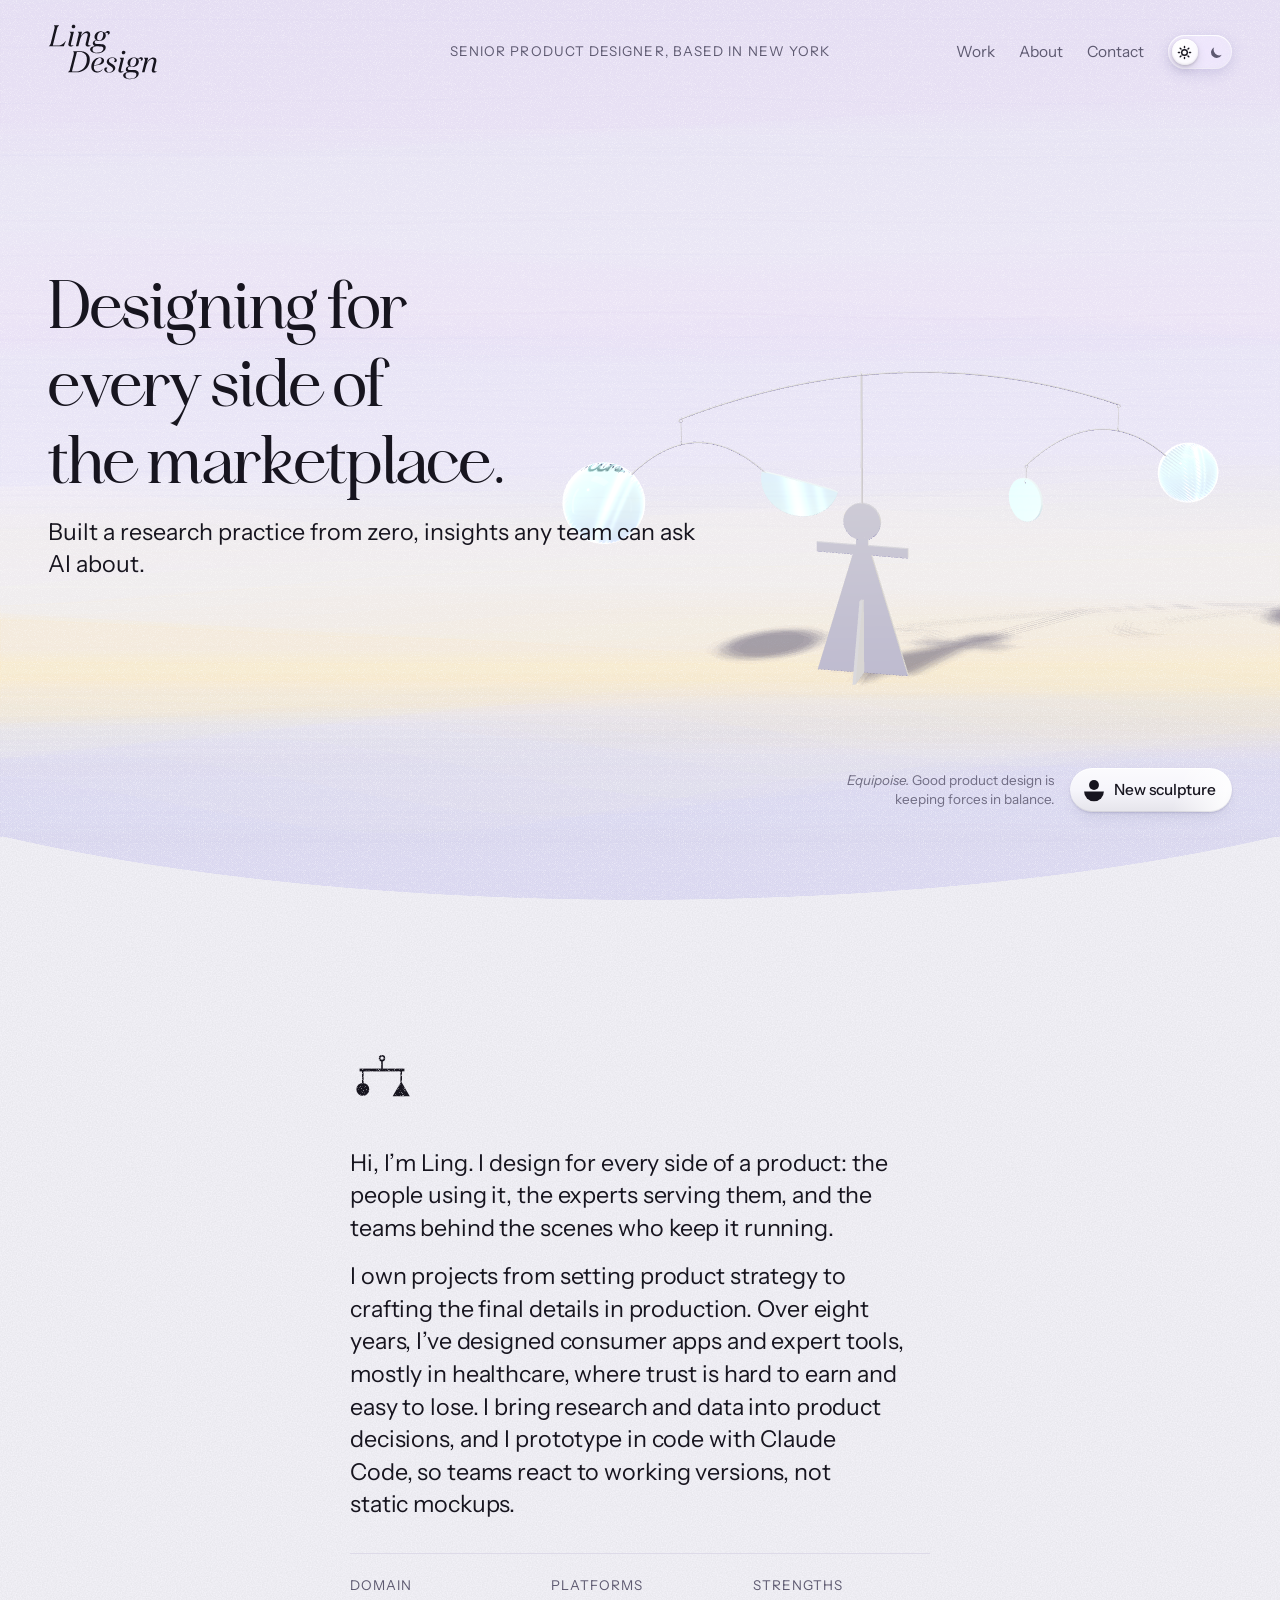
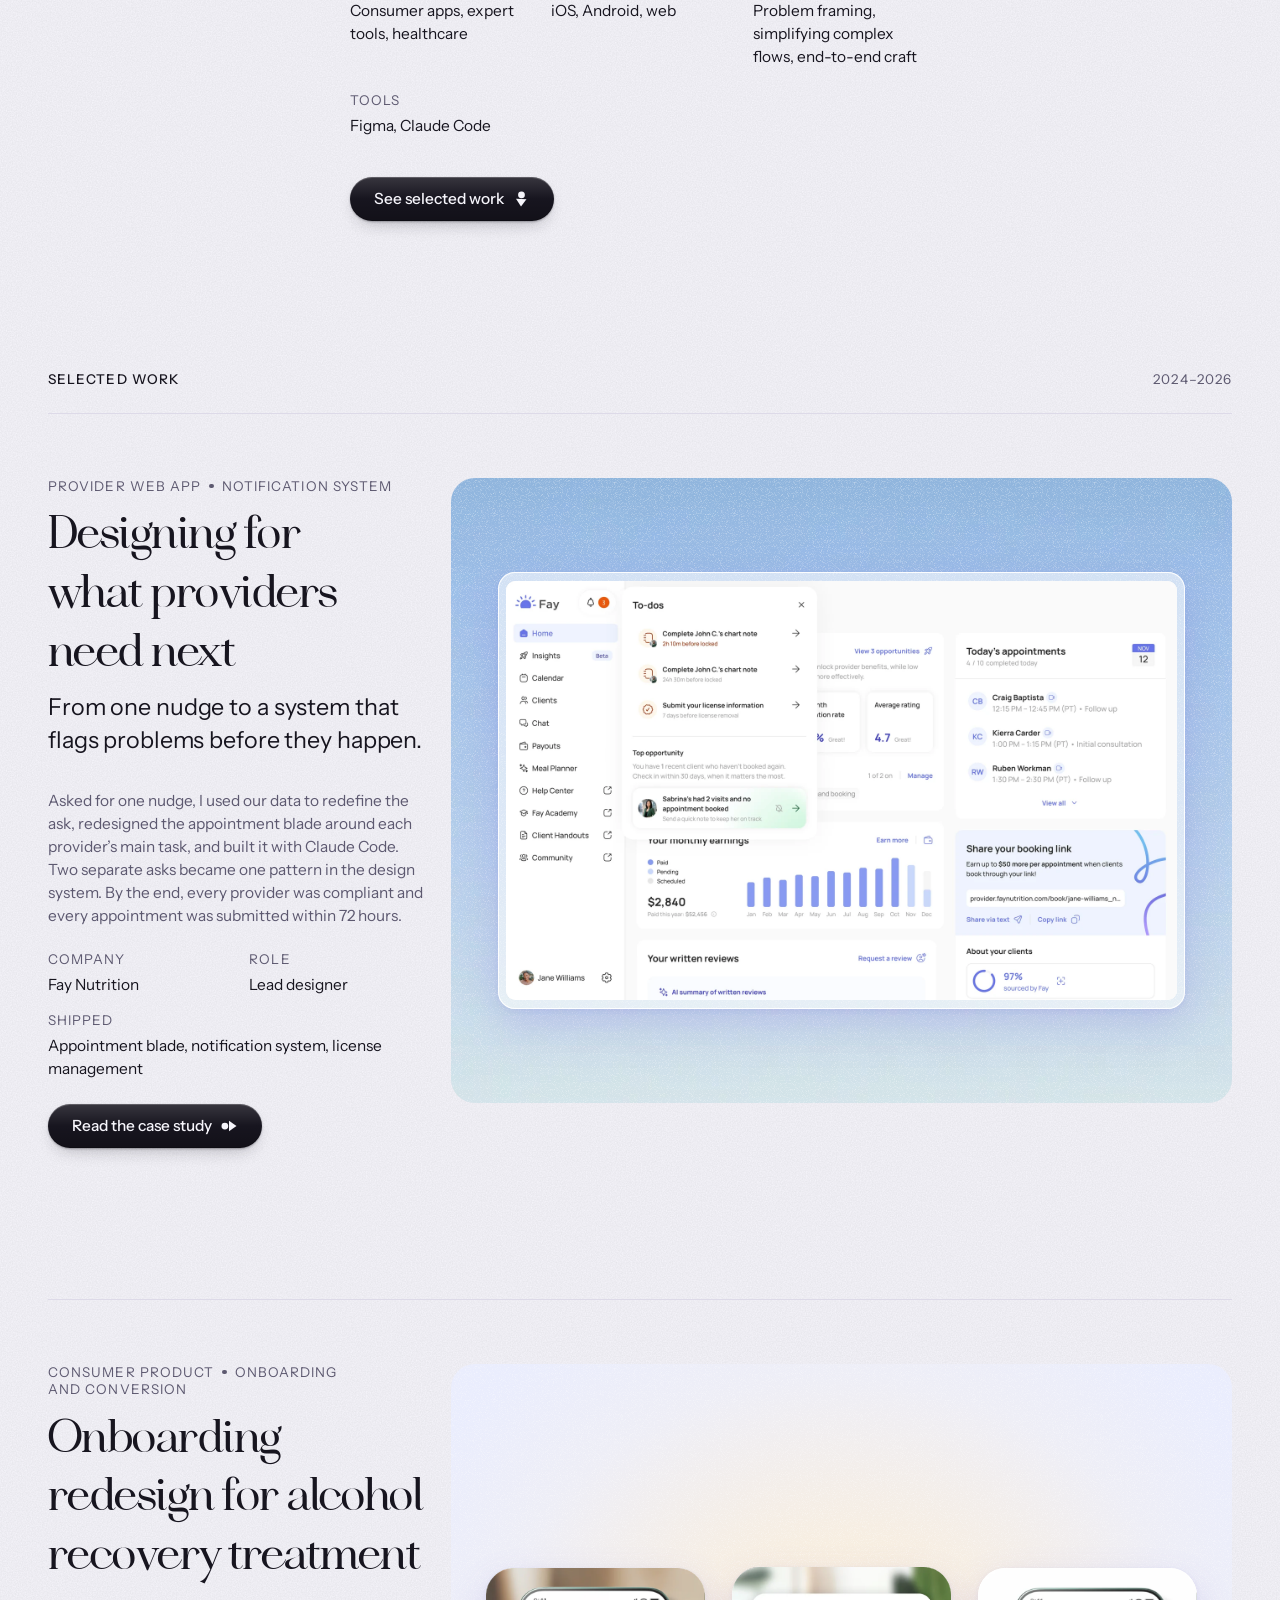
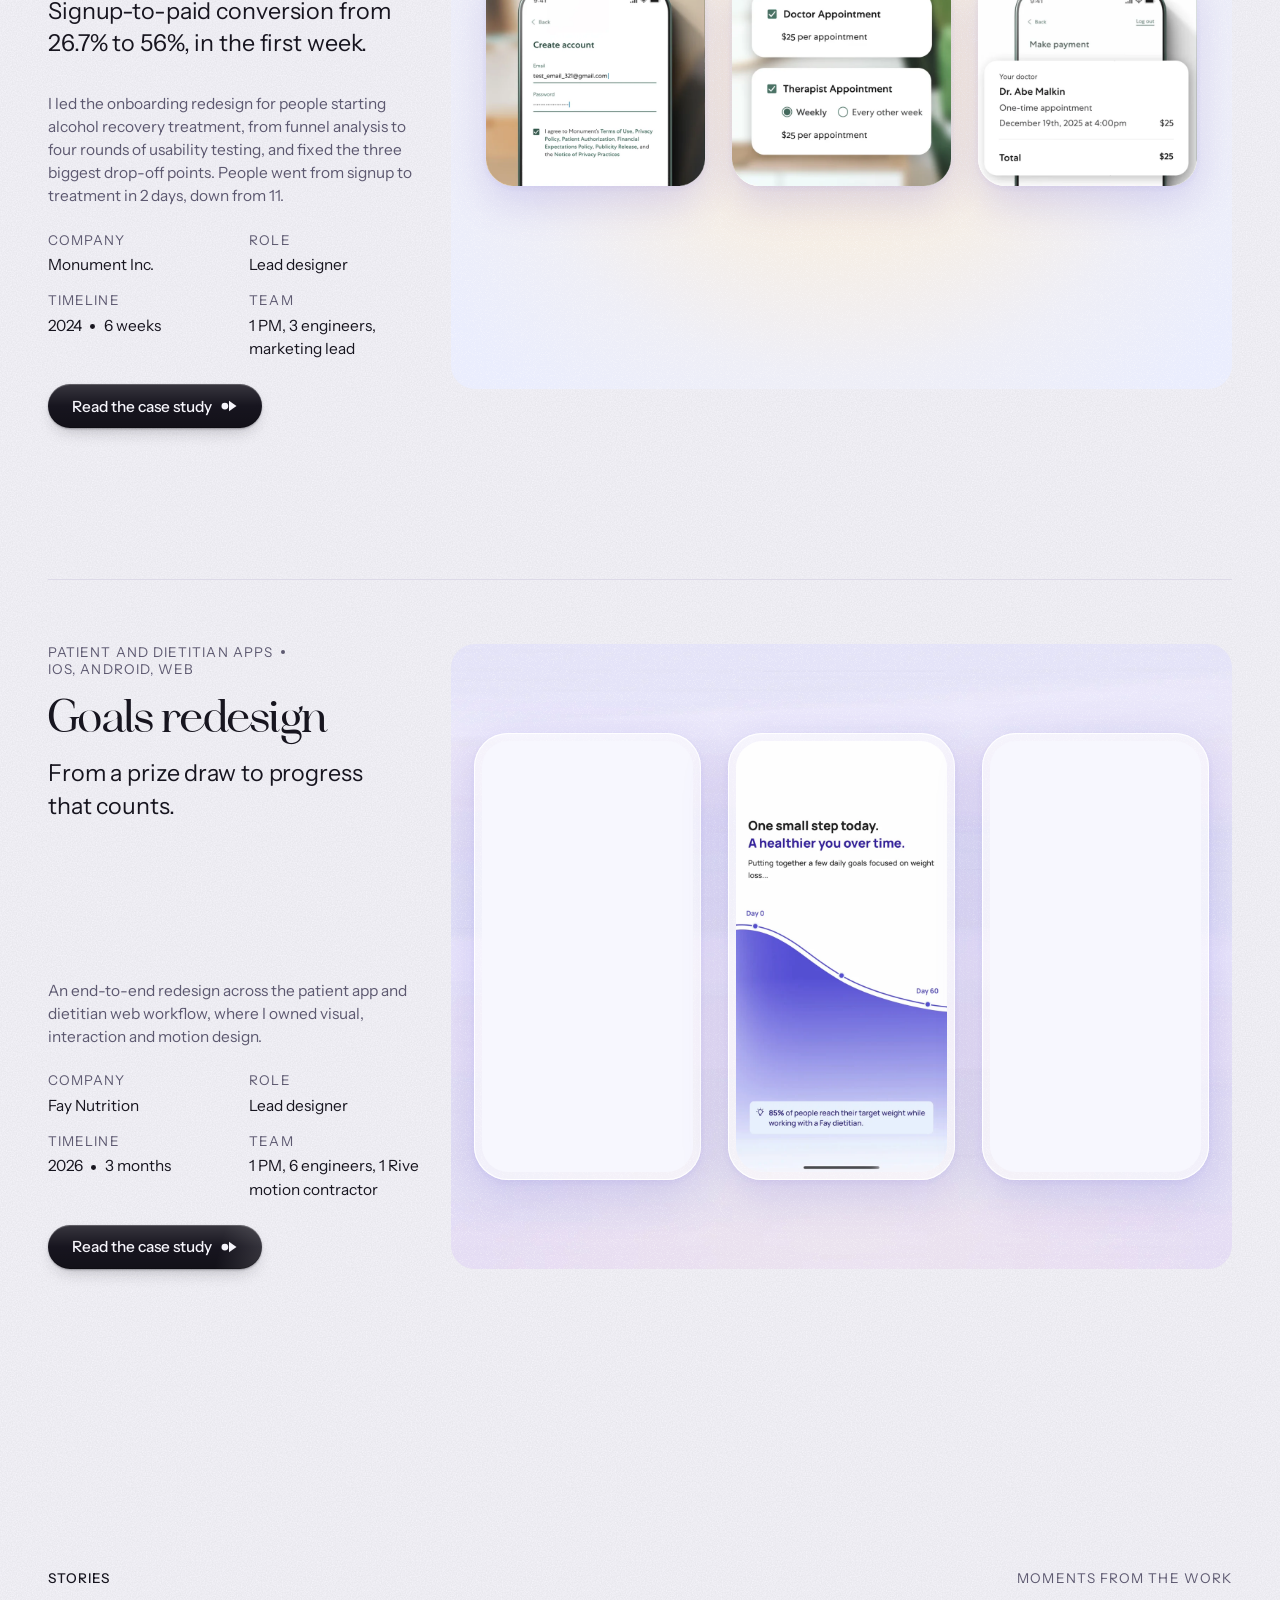
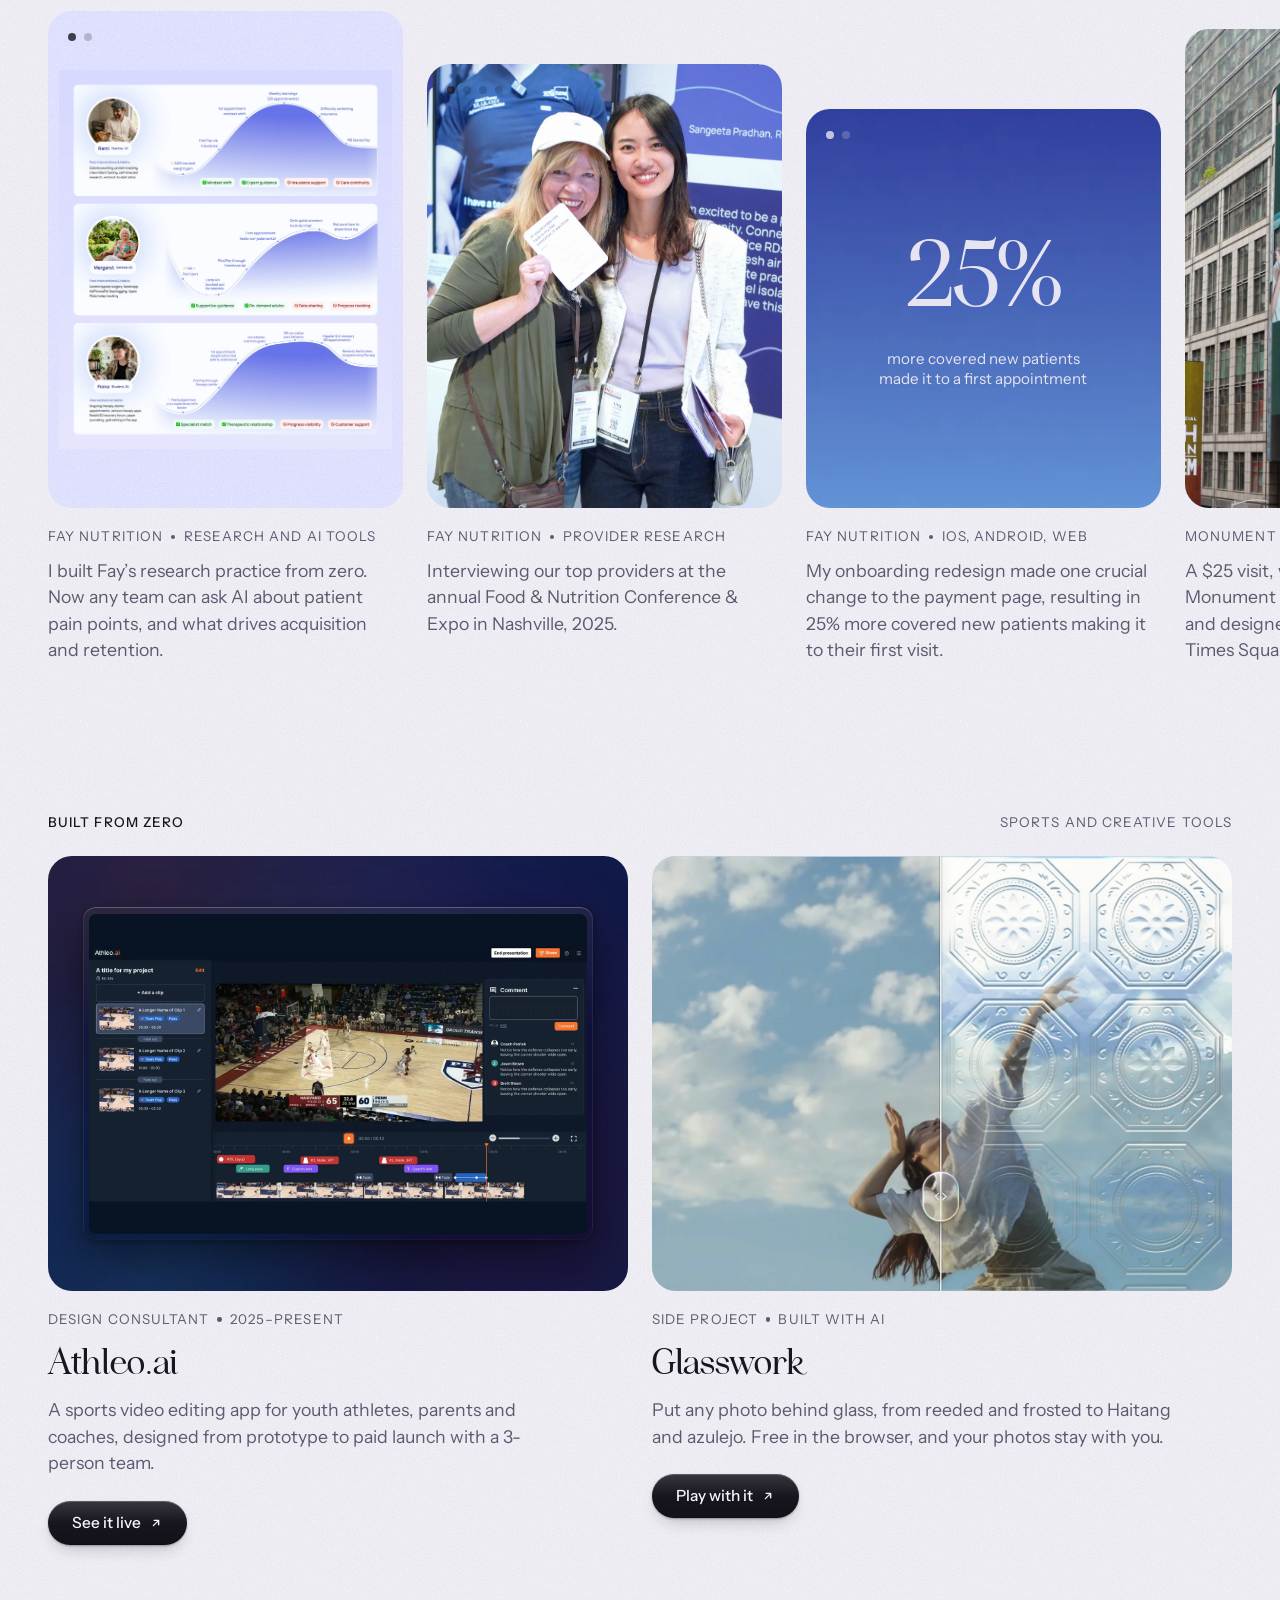
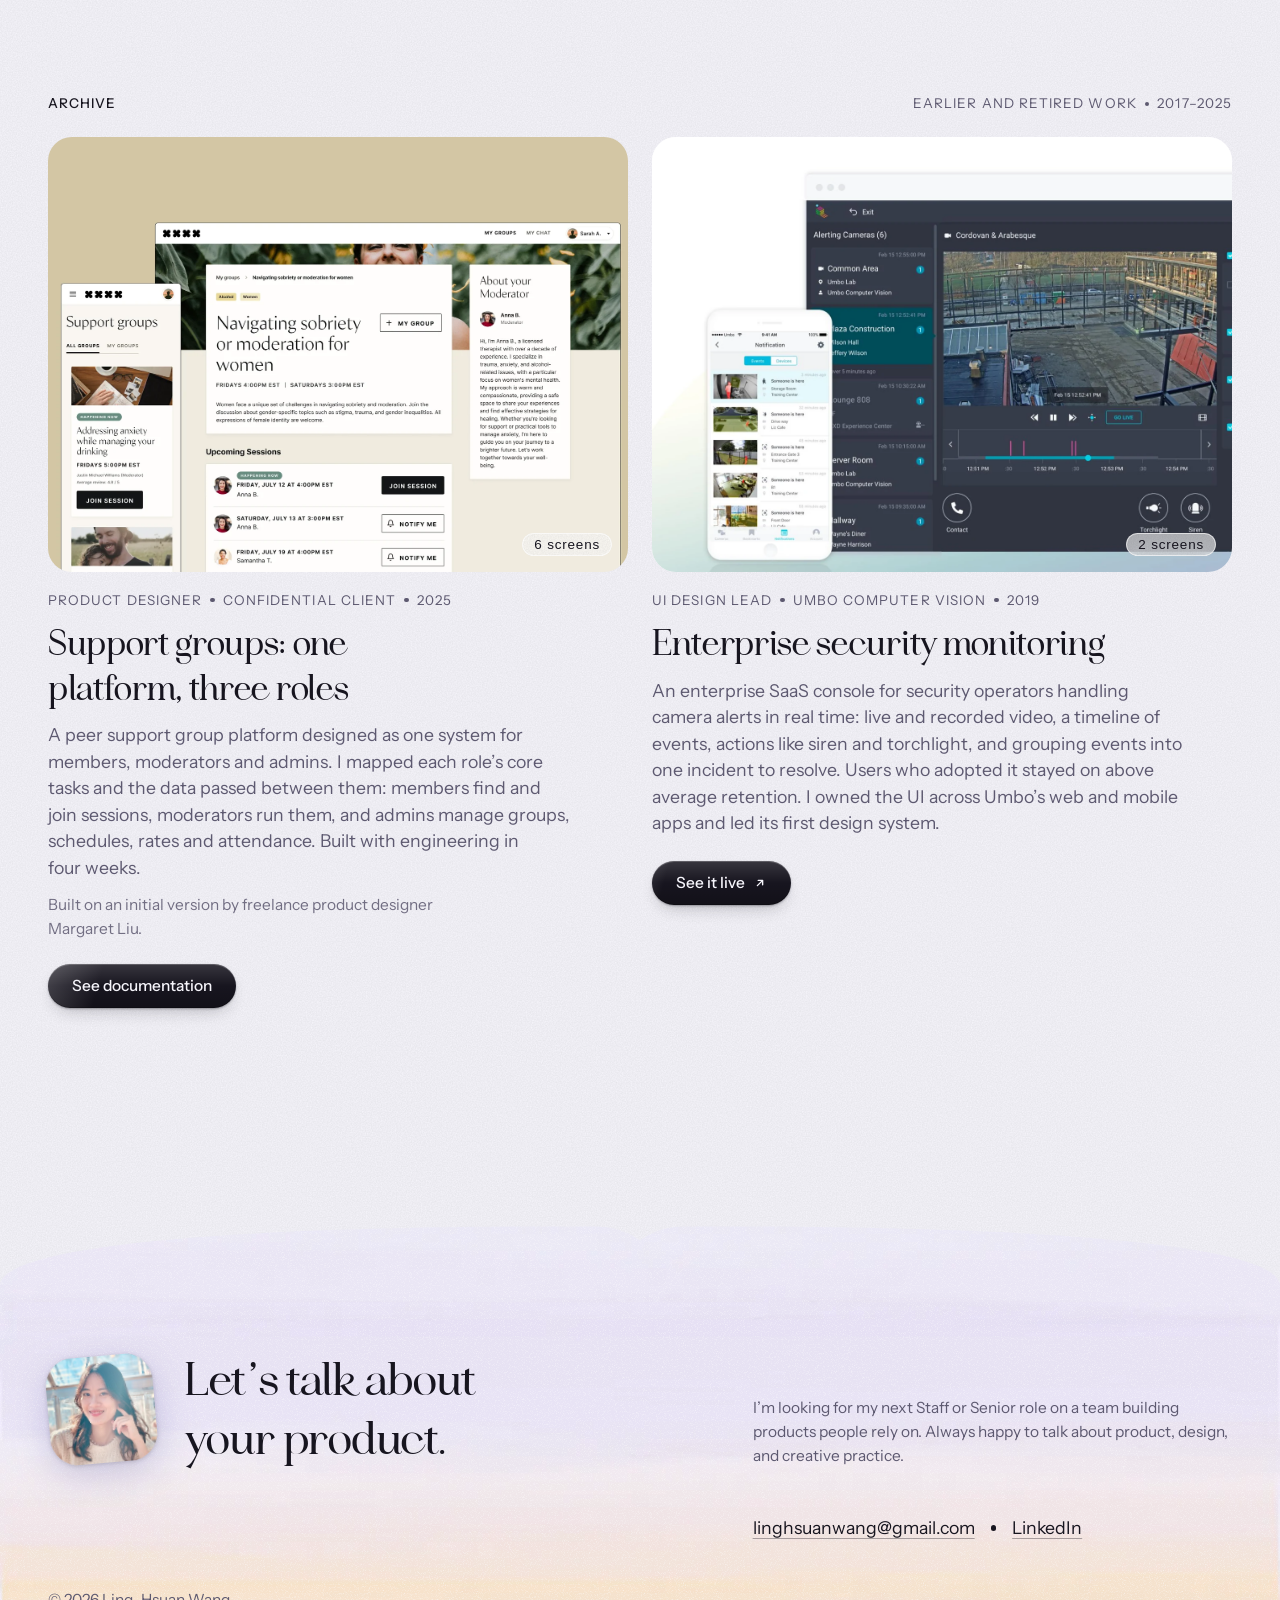
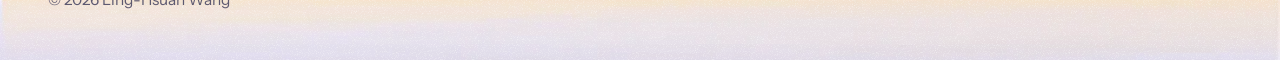
<file: docs/doordash/index.html>
<!doctype html>
<html lang="en">
<meta charset="utf-8">
<meta name="viewport" content="width=device-width,initial-scale=1,viewport-fit=cover">
<title>Ling-Hsuan Wang</title>
<meta name="robots" content="noindex, nofollow">
<script id="theme-boot">(function(){var t;try{t=localStorage.getItem("theme")}catch(e){}if(!t){var m=location.search.match(/[?&]theme=(dark|light)/);if(m)t=m[1]}if(t==="dark"||t==="light")document.documentElement.setAttribute("data-theme",t)})()</script>
<meta name="claude:viewport-fit-sides" content="cover">
<meta name="description" content="Ling-Hsuan Wang, senior product designer in New York. Consumer apps and expert tools. Selected work.">
<meta property="og:type" content="website">
<meta property="og:site_name" content="Ling Design">
<meta property="og:url" content="https://lingdesign.github.io/work/doordash/">
<meta property="og:title" content="Ling-Hsuan Wang · Designing for every side of the marketplace">
<meta property="og:description" content="Senior product designer, based in New York. Selected work.">
<meta property="og:image" content="https://lingdesign.github.io/work/doordash/og.jpg">
<meta property="og:image:width" content="2400">
<meta property="og:image:height" content="1260">
<meta property="og:image:alt" content="“Designing for every side of the marketplace.” Ling-Hsuan Wang, senior product designer, beside three screens from the Fay Goals redesign.">
<meta name="twitter:card" content="summary_large_image">
<link rel="icon" href="../assets/favicon.svg" type="image/svg+xml">
<link rel="icon" href="../assets/favicon-32.png" type="image/png" sizes="32x32">
<link rel="apple-touch-icon" href="../assets/apple-touch-icon.png">
<link rel="preload" href="../assets/vendor/three.min.js" as="script">
<link rel="preconnect" href="https://fonts.googleapis.com">
<link rel="preconnect" href="https://fonts.gstatic.com" crossorigin>
<link rel="stylesheet" href="https://fonts.googleapis.com/css2?family=Instrument+Sans:ital,wght@0,400..600;1,400..600&family=Newsreader:ital,opsz,wght@0,6..72,300..600;1,6..72,300..600&display=swap">
<style>
/* Idealist by Nicky Laatz, licensed webfont (Ling); inlined because the artifact host only serves fonts embedded in the page */
@font-face{font-family:"Idealist";font-style:normal;font-weight:400;font-display:swap;src:url([data-uri]) format("woff2")}
/* Layout: strict 4 / 8 / 12-column grid. Hero = one world: painted wall + floor, headline, live sculpture in front;
   each project = scannable facts (4 cols) beside one visual (8 cols). Spec lives in DESIGN.md. */
:root{
  /* color */
  --paper:#F6F5FB; --ink:#17151F; --ink-2:#5D5970; --sub:#6E6896;
  --cast-shadow:#5D5970; --b2-hi:rgba(255,255,255,.6); --b2-lo:rgba(29,28,46,.08); --b2-rim:rgba(255,255,255,.9); --b2-sheen:rgba(255,255,255,.8); --b2-drop:rgba(40,36,90,.16);   /* the sculpture's shadows, drawn at 50% on the floor: a shade darker than the purple world */ --line:#DDDAE8; --accent:#4A4FC8; --tbd:#B0563A;
  --frame-shadow:rgba(170,174,254,.45);
  /* hero world: low-contrast wall, a soft horizon, a slightly deeper floor */
  --w-base:#DADCF5; --w-1:#C5C4F2; --w-2:#FFE6A8; --w-3:#EEDDF6; --w-4:#BCC8F1; --w-5:#FFF0CC; --w-glow:rgba(255,230,170,.65); --grain:.5;
  /* type */
  /* Idealist (Nicky Laatz) for display; Newsreader holds its place until the licensed file is self-hosted */
  --display:"Idealist","Newsreader",Georgia,serif;
  --text:"Instrument Sans","Helvetica Neue",Arial,sans-serif;
  /* type scale: body 16px at 360px wide, ratio 1.2 → body 18px at 1440px, ratio 1.333; fluid in between. Seven styles, no others. */
  --fs-label:clamp(.8333rem, .8299rem + .0155vw, .8438rem);     /* step −1   13 → 13.5 */
  --fs-small:clamp(.9129rem, .8924rem + .0910vw, .9743rem);     /* step −½   14.6 → 15.6 */
  --fs-body:clamp(1rem, .9583rem + .1852vw, 1.125rem);           /* step 0    16 → 18 */
  --fs-lead:clamp(1.2rem, 1.1rem + .4444vw, 1.5rem);             /* step 1    19.2 → 24 */
  --fs-h2:clamp(1.728rem, 1.4152rem + 1.3903vw, 2.6665rem);      /* step 3    27.6 → 42.7 */
  --fs-h1:clamp(2.0736rem, 1.5797rem + 2.195vw, 3.5552rem);      /* step 4    33.2 → 56.9 */
  --fs-display:clamp(2.986rem, 1.8746rem + 4.9393vw, 6.32rem);   /* step 6    47.8 → 101 */
  --measure:62ch;
  /* space: 4px base, 8px rhythm */
  --paper-grain:url("data:image/svg+xml,%3Csvg xmlns='http://www.w3.org/2000/svg' width='220' height='220'%3E%3Cfilter id='p'%3E%3CfeTurbulence type='fractalNoise' baseFrequency='.8' numOctaves='3' stitchTiles='stitch'/%3E%3CfeColorMatrix values='0 0 0 0 0 0 0 0 0 0 0 0 0 0 0 0 0 0 .07 0'/%3E%3C/filter%3E%3Crect width='100%25' height='100%25' filter='url(%23p)'/%3E%3C/svg%3E");   /* paper: faint dark specks */
  --btn-hi:rgba(255,255,255,.14); --btn-lo:rgba(0,0,0,.22); --btn-rim:rgba(255,255,255,.2); --btn-sheen:rgba(255,255,255,.2); --btn-drop:rgba(23,21,31,.32);   /* matte dark metal */
  --tint:#ECEAFB;   /* a lilac wash for highlighted blocks */
  --s-1:4px; --s-2:8px; --s-3:12px; --s-4:16px; --s-5:24px; --s-6:32px; --s-7:48px; --s-8:64px; --s-9:96px;
  --section:clamp(6rem, 4.667rem + 5.926vw, 10rem);
  /* grid (phone first) */
  --cols:4; --gutter:16px; --margin:20px; --content:1312px;
  --radius:24px;
}
@media (min-width:640px){ :root{ --cols:8; --gutter:24px; --margin:32px } }
@media (min-width:1024px){ :root{ --cols:12; --gutter:24px; --margin:48px } }
@media (min-width:1440px){ :root{ --gutter:32px; --margin:64px } }
@media (prefers-color-scheme: dark){ :root:not([data-theme="light"]){
  --btn2-base:#2B2A40; --b2-hi:rgba(255,255,255,.12); --b2-lo:rgba(0,0,0,.28); --b2-rim:rgba(255,255,255,.16); --b2-sheen:rgba(255,255,255,.16); --b2-drop:rgba(0,0,0,.4);
  --tg-track:rgba(255,255,255,.07); --tg-hi:rgba(255,255,255,.22); --tg-rim:rgba(255,255,255,.12); --tg-drop:rgba(0,0,0,.35); --tg-thumb:rgba(255,255,255,.2); --tg-thumb-hi:rgba(255,255,255,.45);
    --paper:#1D1C2E; --ink:#E7E4F1; --ink-2:#A9A5B9; --sub:#C3CBF2; --cast-shadow:#0A1150; --line:#34324A; --accent:#AAAEFE; --tbd:#F0AF96;
  --frame-shadow:rgba(44,56,153,.55); --tint:rgba(231,228,241,.06); --btn-hi:rgba(255,255,255,.55); --btn-lo:rgba(29,28,46,.14); --btn-rim:rgba(255,255,255,.7); --btn-sheen:rgba(255,255,255,.75); --btn-drop:rgba(0,0,0,.45);   /* matte light metal */
  --paper-grain:url("data:image/svg+xml,%3Csvg xmlns='http://www.w3.org/2000/svg' width='220' height='220'%3E%3Cfilter id='p'%3E%3CfeTurbulence type='fractalNoise' baseFrequency='.8' numOctaves='3' stitchTiles='stitch'/%3E%3CfeColorMatrix values='0 0 0 0 1 0 0 0 0 1 0 0 0 0 1 0 0 0 .06 0'/%3E%3C/filter%3E%3Crect width='100%25' height='100%25' filter='url(%23p)'/%3E%3C/svg%3E");
  --w-base:#16216F; --w-1:#2E3A9E; --w-2:rgba(222,176,108,.30); --w-3:#3E3A78; --w-4:#141739; --w-5:#4B3F72; --w-glow:rgba(255,214,150,.14); --grain:.22;
  color-scheme:dark } }
:root[data-theme="dark"]{
  --btn2-base:#2B2A40; --b2-hi:rgba(255,255,255,.12); --b2-lo:rgba(0,0,0,.28); --b2-rim:rgba(255,255,255,.16); --b2-sheen:rgba(255,255,255,.16); --b2-drop:rgba(0,0,0,.4);
  --tg-track:rgba(255,255,255,.07); --tg-hi:rgba(255,255,255,.22); --tg-rim:rgba(255,255,255,.12); --tg-drop:rgba(0,0,0,.35); --tg-thumb:rgba(255,255,255,.2); --tg-thumb-hi:rgba(255,255,255,.45);
    --paper:#1D1C2E; --ink:#E7E4F1; --ink-2:#A9A5B9; --sub:#C3CBF2; --cast-shadow:#0A1150; --line:#34324A; --accent:#AAAEFE; --tbd:#F0AF96;
  --frame-shadow:rgba(44,56,153,.55); --tint:rgba(231,228,241,.06); --btn-hi:rgba(255,255,255,.55); --btn-lo:rgba(29,28,46,.14); --btn-rim:rgba(255,255,255,.7); --btn-sheen:rgba(255,255,255,.75); --btn-drop:rgba(0,0,0,.45);   /* matte light metal */
  --paper-grain:url("data:image/svg+xml,%3Csvg xmlns='http://www.w3.org/2000/svg' width='220' height='220'%3E%3Cfilter id='p'%3E%3CfeTurbulence type='fractalNoise' baseFrequency='.8' numOctaves='3' stitchTiles='stitch'/%3E%3CfeColorMatrix values='0 0 0 0 1 0 0 0 0 1 0 0 0 0 1 0 0 0 .06 0'/%3E%3C/filter%3E%3Crect width='100%25' height='100%25' filter='url(%23p)'/%3E%3C/svg%3E");
  --w-base:#16216F; --w-1:#2E3A9E; --w-2:rgba(222,176,108,.30); --w-3:#3E3A78; --w-4:#141739; --w-5:#4B3F72; --w-glow:rgba(255,214,150,.14); --grain:.22;
  color-scheme:dark }

*,*::before,*::after{box-sizing:border-box}
html{-webkit-text-size-adjust:100%}
body{margin:0;background:var(--paper) var(--paper-grain);color:var(--ink);
  font-optical-sizing:auto;-webkit-font-smoothing:antialiased;text-rendering:optimizeLegibility}
h1,h2,h3,p,dl,dd,ul,figure{margin:0}
ul{padding:0;list-style:none}
a{color:inherit}
:focus-visible{outline:2px solid var(--accent);outline-offset:3px;border-radius:4px}
.skip{position:absolute;left:-9999px}
.skip:focus{left:max(var(--margin), env(safe-area-inset-left,0px));top:8px;background:var(--paper);padding:8px 12px;z-index:20}

/* ── type system: seven styles. Idealist only for titles; everything else Instrument Sans. ── */
.headline,.cs-title,.site-foot h2,.p-head h3,.cs-next h2,.cs-sec h2,.cs-quote blockquote p{font-family:var(--display);font-weight:400;font-synthesis:none}
/* Display: the hero title */
.headline,.cs-title{font-size:min(var(--fs-display), 11.5vw);line-height:1.04;letter-spacing:-.012em}
/* Heading 1: project titles, the contact title */
.p-head h3,.site-foot h2,.cs-next h2{font-size:var(--fs-h1);line-height:1.1;letter-spacing:-.01em}
/* Heading 2: case-study section titles and the pull quote */
.cs-sec h2,.cs-quote blockquote p{font-size:var(--fs-h2);line-height:1.15;letter-spacing:-.008em}
/* Lead: the preface, each project's one-line thesis, the contact address */
.pre-text,.thesis,.cs-thesis{font-family:var(--text);font-size:var(--fs-lead);line-height:1.4;letter-spacing:-.005em;color:var(--ink)}
/* Body: running text */
body,.side{font-family:var(--text);font-size:var(--fs-body);line-height:1.5}
/* Small: values, nav, buttons, captions, the hero's supporting line */
.small,.nav,.btn,.pill,.cta,.spot-more p,.pre-facts dd,.dl dd,.p-facts > p,.cs-fig figcaption,.ph-note{font-size:var(--fs-small);line-height:1.5}
/* Label: uppercase eyebrows and field names */
.caps,.spot-tag,.section-head h2,.cs-kicker,.cs-quote figcaption,.pre-facts dt,.dl dt,.p-visual .tag{font-size:var(--fs-label);line-height:1.3;letter-spacing:.08em;text-transform:uppercase}

/* ── grid ── */
.wrap{max-width:calc(var(--content) + 2*var(--margin));margin-inline:auto;
  padding-left:max(var(--margin), env(safe-area-inset-left,0px));padding-right:max(var(--margin), env(safe-area-inset-right,0px))}
.grid{display:grid;grid-template-columns:repeat(var(--cols),minmax(0,1fr));column-gap:var(--gutter)}
.grid > *{min-width:0}

/* ── type roles ── */
.caps{text-transform:uppercase;color:var(--ink-2)}
.small{}
h1,h2,h3{text-wrap:balance}
p{text-wrap:pretty}
.tbd{color:var(--tbd);text-decoration:underline dashed 1px;text-underline-offset:3px}

/* ── header (lives inside the hero's grid) ── */
.mark{display:block;text-decoration:none;color:var(--ink);line-height:0}
.wordmark{height:44px;width:auto;display:block}
@media (min-width:1024px){ .wordmark{height:56px} }
.nav{display:flex;align-items:center;gap:var(--s-5)}
/* light / dark switch, desktop only: liquid glass. A frosted track (blur + saturate, a bright top edge, a faint rim) with a
   glass bead that springs across to the active side; sun and moon sit in the track. Follows the system until clicked,
   then remembers the choice for every page */
:root{--tg-track:rgba(255,255,255,.24); --tg-hi:rgba(255,255,255,.8); --tg-rim:rgba(255,255,255,.4); --tg-drop:rgba(70,60,150,.16); --tg-thumb:rgba(255,255,255,.78); --tg-thumb-hi:#fff}
.theme-tg{position:relative;flex:none;width:64px;height:34px;padding:0;border:0;border-radius:999px;cursor:pointer;color:var(--ink-2);
  background:var(--tg-track);-webkit-backdrop-filter:blur(14px) saturate(180%);backdrop-filter:blur(14px) saturate(180%);
  box-shadow:inset 0 1px 0 var(--tg-hi),inset 0 0 0 1px var(--tg-rim),inset 0 -1px 1px rgba(0,0,0,.04),0 4px 14px var(--tg-drop);
  display:grid;grid-template-columns:1fr 1fr;place-items:center}
.theme-tg svg{position:relative;z-index:1;width:15px;height:15px;transition:color .3s}
.theme-tg .tg-bead{position:absolute;top:4px;left:4px;width:26px;height:26px;border-radius:50%;
  background:radial-gradient(120% 120% at 32% 22%,var(--tg-thumb-hi),var(--tg-thumb) 60%);
  box-shadow:inset 0 1px 0 var(--tg-thumb-hi),inset 0 -1px 2px rgba(0,0,0,.08),0 1px 3px rgba(23,21,31,.2),0 4px 10px rgba(23,21,31,.12)}
.theme-tg.ready .tg-bead{transition:transform .5s cubic-bezier(.3,1.45,.5,1)}
.theme-tg[aria-pressed="true"] .tg-bead{transform:translateX(30px)}
.theme-tg[aria-pressed="false"] .tg-sun,.theme-tg[aria-pressed="true"] .tg-moon{color:var(--ink)}
.theme-tg:focus-visible{outline:2px solid var(--accent);outline-offset:3px}
@media (max-width:1023px){ .theme-tg{display:none} }
@media (prefers-reduced-motion: reduce){ .theme-tg .tg-bead{transition:none!important} }
.nav a{text-decoration:none;color:var(--ink-2)}
.nav a:hover{color:var(--ink)}

/* ── hero: one world ──
   Stacking inside .hero:  world (0)  →  headline (1)  →  sculpture canvas (2)  →  paragraph, header, controls (3).
   The grid container itself is not positioned, so its children share the hero's stacking order with the canvas. */
.hero{position:relative;isolation:isolate;overflow:hidden;
  /* the bottom edge is a shallow arc, lowest in the middle, leading the eye down into the preface */
  /* drawn as one wide ellipse (75% of the width, so it meets the sides at a slant) rather than two squashed corners,
     which bent sharply at the edges and ran flat across the middle */
  --arc:clamp(28px, 5vw, 72px);--ry:calc(var(--arc) * 3.93);display:flex;
  -webkit-mask:linear-gradient(#000 0 0) top / 100% calc(100% - var(--arc) + 1px) no-repeat,radial-gradient(ellipse 75% var(--ry) at 50% calc(100% - var(--ry)),#000 calc(100% - 1.5px),transparent 100%);
  mask:linear-gradient(#000 0 0) top / 100% calc(100% - var(--arc) + 1px) no-repeat,radial-gradient(ellipse 75% var(--ry) at 50% calc(100% - var(--ry)),#000 calc(100% - 1.5px),transparent 100%);
  min-height:max(600px, min(100svh, 1000px));background:var(--w-base);
  --hz:84%}
.world{position:absolute;inset:0;z-index:0;pointer-events:none;overflow:hidden;background:var(--w-base)}
/* watercolor field: a few broad horizontal purple washes (see paintWorld); one butter-yellow stroke marks the horizon the sculpture stands on */
.world canvas{position:absolute;left:0;width:100%;display:block}
.wash{top:0;height:100%}
.ground{top:calc(var(--hz, 84%) - 75%);height:150%}   /* 1.5 × hero tall; its midline (75% of the hero's height down) is the horizon */
.world::after,.cover::after,.site-foot::after{content:"";position:absolute;inset:0;opacity:var(--grain);mix-blend-mode:screen;
  background-image:url("data:image/svg+xml,%3Csvg xmlns='http://www.w3.org/2000/svg' width='240' height='240'%3E%3Cfilter id='n'%3E%3CfeTurbulence type='fractalNoise' baseFrequency='1.15' numOctaves='2' stitchTiles='stitch'/%3E%3CfeColorMatrix values='0 0 0 0 1 0 0 0 0 1 0 0 0 0 1 2.4 0 0 0 -1.2'/%3E%3C/filter%3E%3Crect width='100%25' height='100%25' filter='url(%23n)'/%3E%3C/svg%3E")}
.stage3d{position:absolute;inset:0;z-index:2;width:100%;height:100%;border:0;display:block;color-scheme:light dark;opacity:0;transition:opacity 1.1s cubic-bezier(.2,.7,.2,1)}
.stage3d.ready{opacity:1}   /* hidden until the sculpture has its layout, light and backdrop, then fades in once */
@media (prefers-reduced-motion: reduce){ .stage3d{transition:none} }   /* the system's scheme, like the sculpture page inside, so a frame never paints an opaque backdrop when the visitor picks the other look */

.hero-grid{flex:1;width:100%;padding-block:var(--s-5) calc(var(--s-5) + var(--arc));grid-template-rows:auto 1fr auto auto var(--s-7) auto}
.hero-grid > *{position:relative;z-index:3}
.hero-grid > .headline{z-index:1}
/* top bar: wordmark left, role line centred on the page, nav right (desktop). Phones: role line top right, nav moves to the bottom row. */
.top > *{position:relative;z-index:3}   /* phones unwrap .top, so its children need their own layer above the sculpture */
.top{grid-row:1;grid-column:1 / -1;display:grid;grid-template-columns:1fr auto 1fr;align-items:center;column-gap:var(--s-5)}
.top .mark{grid-column:1;justify-self:start}
.top .role{grid-column:2;margin:0;white-space:nowrap;text-align:center}
.top .nav{grid-column:3;justify-self:end}
.role-short{display:none}
@media (max-width:1279px){ .role-long{position:absolute;width:1px;height:1px;overflow:hidden;clip:rect(0 0 0 0);white-space:nowrap} .role-short{display:inline} }
/* small marks drawn from the balance icons: a true circle for separators, and a pin that is the hanging disc turned upright */
.dot{display:inline-block;width:.32em;height:.32em;border-radius:50%;background:currentColor;vertical-align:.1em;margin:0 .55em}
.caps .dot,.spot-tag .dot{vertical-align:.17em;margin:0 .6em}
.loc,.nw{white-space:nowrap}
@media (max-width:639px){ .role .hc{display:none} .wordmark{height:38px} }   /* phones: one line beside the wordmark */
.pin{display:inline-block;height:.72em;width:auto;fill:currentColor;vertical-align:0;margin:0 .5em}   /* the separator dot on a hairline stem, cap height tall */
.sr{position:absolute;width:1px;height:1px;overflow:hidden;clip:rect(0 0 0 0);white-space:nowrap}
.role{color:var(--ink-2)}
.headline{grid-row:3;grid-column:1 / -1;pointer-events:none}
/* the title stays still; underneath, what care and for whom appear one by one, then stay */
.headline .lead,.headline .rest{display:block}
.hero-sub{grid-row:4;grid-column:1 / -1;padding-top:var(--s-4)}
@media (min-width:768px){ .hero-sub .side{font-size:var(--fs-lead);line-height:1.4} }   /* iPad and up: one step bigger, so it holds its own under the display title */
/* One button: ink fill, paper text, medium weight, full pill. Used for every action on the page.
   Finish: matte metal. Lit from the top, a little shade at the bottom, an inner rim and a soft drop shadow so it reads as
   pressable. A soft sheen (--sx) moves across it as the button travels up the screen while you scroll, follows the
   mouse on hover, and leans with the phone on Android (iPhone asks permission for tilt, so we don't). Reduced motion: still. */
.pill,.btn,.cta{width:max-content;max-width:100%;justify-self:start;display:inline-flex;align-items:center;justify-content:center;gap:var(--s-2);flex:none;min-height:44px;padding:0 var(--s-5);
  border:0;border-radius:999px;color:var(--paper);font-family:var(--text);font-weight:500;text-decoration:none;cursor:pointer;
  background:linear-gradient(105deg,transparent 40%,var(--btn-sheen) 50%,transparent 60%) var(--sx,35%) 0 / 300% 100% no-repeat,
             linear-gradient(180deg,var(--btn-hi),transparent 50%,var(--btn-lo)),var(--ink);
  box-shadow:inset 0 1px 0 var(--btn-rim),inset 0 -1px 0 var(--btn-lo),0 1px 2px var(--btn-drop),0 8px 18px -8px var(--btn-drop);
  transition:transform .15s,box-shadow .15s}
.pill:hover,.btn:hover,.cta:hover{transform:translateY(-1px);box-shadow:inset 0 1px 0 var(--btn-rim),inset 0 -1px 0 var(--btn-lo),0 2px 3px var(--btn-drop),0 12px 22px -8px var(--btn-drop)}
.pill:active,.btn:active,.cta:active{transform:translateY(1px);box-shadow:inset 0 1px 0 var(--btn-rim),inset 0 -1px 0 var(--btn-lo),0 1px 1px var(--btn-drop)}
.pill svg,.cta svg{width:18px;height:18px;flex:none}
.bi{fill:currentColor;overflow:visible}   /* balance-set icons in buttons */
/* secondary button: the same metal, inverted, so it never outweighs a primary (light on light pages, dark on dark) */
.btn.btn-2{color:var(--ink);
  --btn-hi:var(--b2-hi); --btn-lo:var(--b2-lo); --btn-rim:var(--b2-rim); --btn-sheen:var(--b2-sheen); --btn-drop:var(--b2-drop);
  background:linear-gradient(105deg,transparent 40%,var(--btn-sheen) 50%,transparent 60%) var(--sx,35%) 0 / 300% 100% no-repeat,
             linear-gradient(180deg,var(--btn-hi),transparent 50%,var(--btn-lo)),var(--btn2-base,#F6F5FB)}
.hero-foot{grid-row:6;grid-column:1 / -1;display:flex;align-items:center;justify-content:space-between;gap:var(--s-4)}
.hero-foot .study{margin:0;max-width:19em;text-align:right;font-size:var(--fs-label);line-height:1.4;color:var(--ink-2);opacity:.85}   /* Label size, sentence case: the one caption on the page */
.hero-foot .study i{font-style:italic}
.hero-foot .tools{display:flex;align-items:center;gap:var(--s-4);margin-left:auto}
.icon-btn{width:44px;height:44px;min-height:44px;padding:0;display:inline-flex;align-items:center;justify-content:center;gap:var(--s-2);border-radius:999px}
.icon-btn .btn-text{position:absolute;width:1px;height:1px;overflow:hidden;clip:rect(0 0 0 0);white-space:nowrap}   /* phones: icon only, label kept for screen readers */
@media (min-width:640px){ .icon-btn{width:auto;padding:0 var(--s-4) 0 var(--s-3)} .icon-btn .btn-text{position:static;width:auto;height:auto;overflow:visible;clip:auto} }
.icon-btn .rocker{width:24px;height:24px;fill:currentColor;overflow:visible}
@media (max-width:639px){
  .hero-grid{grid-template-rows:auto 1fr auto auto var(--s-7) auto}
  /* a little shorter than the screen, so the nav sits well above the fold and the next section peeks in;
     the sculpture's horizon follows the title up (see sendLayout) */
  .hero{min-height:max(540px, min(calc(100svh - 64px), 1000px))}
  .top{display:contents}
  .top .mark{grid-row:1;grid-column:1 / span 2;align-self:center}
  .top .role{grid-row:1;grid-column:3 / -1;justify-self:end;align-self:center;text-align:right}
  .hero-grid{padding-bottom:var(--s-7)}   /* the nav sits well clear of the fold */
  .top .nav{grid-row:6;grid-column:1 / -1;justify-self:center;align-self:center;gap:0;font-size:var(--fs-body);line-height:1.5}
  .top .nav a{color:var(--ink);padding-block:var(--s-2)}   /* full ink: this is the page's main navigation on phones */
  .top .nav a + a::before{content:"";display:inline-block;width:.3em;height:.3em;border-radius:50%;background:var(--ink-2);vertical-align:.18em;margin:0 .9em}
  #regen{display:none}   /* phones: a centred nav owns the bottom row; tapping the sculpture still stirs it */
  .hero-foot{pointer-events:none} .hero-foot > *{pointer-events:auto}   /* the nav shares the bottom row */
  .hero-foot .study{display:none}   /* 3. phones: the credit competes with the title; the icon button stays */
}
/* landscape frame (matches layoutFor() in sculpture.html): text holds the left, sculpture the right */
@media (min-width:640px) and (min-aspect-ratio:23/20){
  .hero-grid{grid-template-rows:auto 1fr auto auto 1fr auto}
  .headline{grid-column:1 / span 9}
}

/* ── preface: a quiet page between the title and the work, like the opening of a book ── */
.preface{padding-top:var(--section)}
/* scroll reveal: as a block scrolls into view it fades in and rises a little. Blocks that arrive together go in reading
   order, 90ms apart. Set up by script (no script, or reduced motion: everything is simply there). */
html .rv{opacity:0;transform:translateY(24px);transition:opacity var(--rv-t,.8s) cubic-bezier(.2,.7,.2,1) var(--rv-d,0ms),transform calc(var(--rv-t,.8s) + .1s) cubic-bezier(.2,.7,.2,1) var(--rv-d,0ms)}
html .preface .pre.rv,html .project > .rv{--rv-t:1s} html .project > .p-visual.rv{--rv-t:1.3s}
html .rv.rv-in{opacity:1;transform:none}
.pre{grid-column:1 / -1;display:flex;flex-direction:column;align-items:flex-start;gap:var(--s-6)}
.pre-icon{width:64px;height:64px;color:var(--ink);flex:none}
.pre-text{max-width:var(--measure);text-wrap:pretty}
/* sides of care: one short line at a time (label + line), with round dots to jump between them.
   Without the script, or with reduced motion, all four simply show as a list. */
.pre-facts{position:relative;align-self:stretch;display:grid;grid-template-columns:repeat(2,minmax(0,1fr));gap:var(--s-5) var(--gutter);padding-top:var(--s-5)}
.pre-facts::before{content:"";position:absolute;left:0;right:0;top:0;height:1px;background:var(--line);transform-origin:left center}   /* the rule above the facts */
html .rv .pre-facts::before{transform:scaleX(0)}
html .rv.rv-in .pre-facts::before{transform:none;transition:transform 1.1s cubic-bezier(.6,0,.2,1) .1s}   /* draws left to right as the intro fades in */
.pre-facts div{display:flex;flex-direction:column;gap:var(--s-1)}
.pre-facts div:last-child:nth-child(odd){grid-column:1 / -1}   /* phones: an odd last field takes the full row instead of sitting alone */
.pre-facts dt{text-transform:uppercase;color:var(--ink-2)}
.pre-facts dd{}
/* sides of care, under the hero title: one sentence at a time, moving up like a list.
   On each change the current line rises a little and dissolves, and the next rises into place from just below while it
   fades in. Only one sentence is ever visible. Without the script, or with reduced motion, all show as a plain list. */
.sides-list{display:flex;flex-direction:column;gap:var(--s-2);margin:0;padding:0;list-style:none}
.side{color:var(--ink)}
.sides.rotating .sides-list{display:grid;grid-template-columns:minmax(0,1fr)}
.hero-sub .sides-list{max-width:56ch}
.sides.rotating .side{grid-area:1 / 1;opacity:0;transform:translateY(.7em);
  transition:transform 1.2s cubic-bezier(.3,0,.15,1) .25s,opacity 1.1s cubic-bezier(.3,0,.15,1) .25s}
.sides.rotating .side:not(.on){pointer-events:none}
.sides.rotating .side.on{opacity:1;transform:none}
.sides.rotating .side.prev{opacity:0;transform:translateY(-.7em);transition-duration:.9s,.7s;transition-delay:0s}
.sides.settling .side{transition:none!important}
/* on arrival the first sentence slides in from the left and fades in, alongside the title drawing itself; the rotation then carries on */
@keyframes side-in{from{opacity:0;transform:translateX(calc(min(48px, 6vw) * -1))}}
.headline.entering{animation:side-in 1.4s cubic-bezier(.2,.7,.2,1) .35s both}
.sides.entering .side.on{animation:side-in 1.4s cubic-bezier(.2,.7,.2,1) .75s both}   /* the first line follows the title by 400ms, on the same path */
.headline.waiting{opacity:0}
.pre-copy{display:flex;flex-direction:column;gap:var(--s-4)}   /* paragraph to paragraph: 16px */
.pre .pill{margin-top:var(--s-2)}
@media (min-width:640px){ .pre{grid-column:2 / span 6} .pre-facts{grid-template-columns:repeat(3,minmax(0,1fr))} .pre-facts div:last-child:nth-child(odd){grid-column:auto} }
@media (min-width:1024px){ .pre{grid-column:4 / span 6} }

/* ── work ── */
.work{padding-block:var(--section)}
.section-head{align-items:baseline;row-gap:var(--s-2);padding-bottom:var(--s-5)}
.section-head h2{grid-column:1 / -1;margin:0;font-family:var(--text);font-weight:500;color:var(--ink)}   /* a label that names the section */
.section-head p{grid-column:1 / -1}
@media (min-width:640px){ .section-head h2{grid-column:1 / span 6} .section-head p{grid-column:7 / -1;text-align:right} }
@media (min-width:1024px){ .section-head h2{grid-column:1 / span 8} .section-head p{grid-column:9 / -1} }

.projects{display:flex;flex-direction:column}
.projects .project:last-child{padding-bottom:0}   /* the section's own padding ends the list */
.project{border-top:1px solid var(--line);padding-block:var(--s-7) var(--s-9);
  grid-template-areas:"head head head head" "visual visual visual visual" "facts facts facts facts";row-gap:var(--s-5)}
.p-head{grid-area:head;display:flex;flex-direction:column;gap:var(--s-3)}
.p-head .caps{margin-bottom:calc(var(--s-2) - var(--s-3))}
/* card labels: a shorter version on phones */
.sm-only{display:none}
@media (max-width:639px){ .lg-only{display:none} .sm-only{display:inline} .p-head .thesis{display:none} }   /* phones: no case study subtitle */
.p-head h3{}

.p-visual{grid-area:visual;display:block;position:relative;aspect-ratio:5/4;max-width:100%;border-radius:var(--radius);overflow:hidden;text-decoration:none}
.p-visual img{display:block;width:100%;height:100%;object-fit:cover}
.p-visual:hover img{transform:scale(1.015)}
.p-visual img{transition:transform .4s cubic-bezier(.2,.7,.2,1)}
.p-facts{grid-area:facts;display:flex;flex-direction:column;gap:var(--s-5)}
.p-facts > p{max-width:var(--measure);color:var(--ink-2)}   /* the summary steps back so title and thesis lead */
.dl{display:grid;grid-template-columns:repeat(2,minmax(0,1fr));gap:var(--s-4) var(--gutter)}
.dl div{display:flex;flex-direction:column;gap:var(--s-1)}
.dl dt{text-transform:uppercase;color:var(--ink-2)}
.dl dd{}
.dl .wide{grid-column:1 / -1}
.cta{align-self:flex-start}

@media (min-width:640px){
  .project{grid-template-areas:
    "head head head head head head . ."
    "visual visual visual visual visual visual visual visual"
    "facts facts facts facts facts facts facts facts"}
  .p-facts{display:grid;grid-template-columns:repeat(8,minmax(0,1fr));column-gap:var(--gutter);row-gap:var(--s-5)}
  .p-facts > p{grid-column:1 / span 4}
  .p-facts .dl{grid-column:5 / -1}
  .p-facts .cta{grid-column:1 / -1}
}
@media (min-width:1024px){
  .project{padding-block:var(--s-8) var(--section);row-gap:var(--s-6);
    grid-template-areas:
    "head head head head visual visual visual visual visual visual visual visual"
    "facts facts facts facts visual visual visual visual visual visual visual visual";
    grid-template-rows:auto 1fr}
  .p-facts{display:flex;flex-direction:column;justify-content:flex-end;gap:var(--s-5)}
}

/* placeholder art for projects without exported visuals yet */
.grain::before{content:"";position:absolute;inset:0;pointer-events:none;opacity:.35;mix-blend-mode:soft-light;
  background-image:url("data:image/svg+xml,%3Csvg xmlns='http://www.w3.org/2000/svg' width='160' height='160'%3E%3Cfilter id='n'%3E%3CfeTurbulence type='fractalNoise' baseFrequency='.9' numOctaves='2' stitchTiles='stitch'/%3E%3C/filter%3E%3Crect width='100%25' height='100%25' filter='url(%23n)'/%3E%3C/svg%3E")}
/* ── project cover: phones on the hero's watercolor ──
   Three equal phones in a row, centred vertically, never overlapping or cropped. The stage is a size container,
   so phone size and gaps follow the cover's own width. The animated screen sits in the middle to anchor the row. */
.cover{background:#E7E4FA url(../assets/goals/cover-bg.webp) center / cover no-repeat;--grain:.45}
/* images arrive softly: a 20px preview inlined in the page (--lq, from tools/lqip.py) shows at once, blurred;
   the full image sharpens into focus when it lands. Without the script, images simply load over the preview. */
img.lq{background:var(--lq) center / 100% 100% no-repeat}
img.lq.loading{filter:blur(12px)}
img.lq.landed{transition:filter .7s ease,transform .6s cubic-bezier(.2,.7,.2,1)}   /* keep the hover glide */
.cover::after{z-index:0}   /* grain stays on the background, under the phones */
.cover-goals{aspect-ratio:5/4}
.stage{position:absolute;inset:0;container-type:size;z-index:1;display:flex;align-items:center;justify-content:center;gap:3.5%}   /* % of the stage itself (cqw on the container would read the window) */
.phone{--w:min(29cqw, 39cqh);position:relative;flex:none;width:var(--w);padding:calc(var(--w) * .035);
  border-radius:calc(var(--w) * .15);background:rgba(255,255,255,.55);
  box-shadow:inset 0 0 0 1px rgba(255,255,255,.9), 0 calc(var(--w) * .06) calc(var(--w) * .2) rgba(104,92,214,.22), 0 2px 6px rgba(104,92,214,.08);
  transition:transform .6s cubic-bezier(.2,.7,.2,1)}
.phone img,.phone video{display:block;width:100%;height:auto;aspect-ratio:464/950;object-fit:cover;border-radius:calc(var(--w) * .118);background:#F7F7FE}
.p-visual .phone img{height:auto;transform:none}
/* provider cover: the whole provider home with To-dos open, so it reads at once as a web product with real workflows */
/* Monument: three moments from the new onboarding (account, appointments, payment) as equal tiles in a row, like the
   Goals phones. Tile corners are 12.5% of the tile (40px at Ling's 1x), cut the same at source. */
.cover-monument{aspect-ratio:5/4;--grain:.45;background:radial-gradient(ellipse 62% 66% at 50% 50%,#FFEFCF 0%,#F6EEE4 38%,#EEEEF6 72%,#EAEDFD 100%)}   /* cream centre, ice edges; grain from the cover overlay */
.cover-monument .stage{gap:3.5%}
.cover-monument .tile{display:block;flex:none;width:28cqw;height:auto;border-radius:12.5%;
  box-shadow:inset 0 0 0 1px rgba(255,255,255,.9),0 2.2cqw 5cqw rgba(104,92,214,.2),0 2px 6px rgba(104,92,214,.08);transition:transform .6s cubic-bezier(.2,.7,.2,1)}
.p-visual:hover .tile{transform:translateY(-1.5%)} .p-visual:hover .tile:nth-child(2){transition-delay:.05s} .p-visual:hover .tile:nth-child(3){transition-delay:.1s}
.cover-provider{aspect-ratio:5/4;background:#AFC6EA url(../assets/provider/bg.webp) center / cover}
.cover-provider .stage{gap:0}
.cover-provider .rim{display:block;width:88cqw;padding:1.1cqw;box-sizing:border-box;border-radius:2.2cqw;background:rgba(255,255,255,.55);
  box-shadow:inset 0 0 0 1px rgba(255,255,255,.9),0 2.4cqh 7cqh rgba(104,92,214,.22),0 2px 6px rgba(104,92,214,.08);transition:transform .6s cubic-bezier(.2,.7,.2,1)}   /* the Goals phone rim */
.p-visual.cover-provider .rim .ui{display:block;width:100%;height:auto;max-height:none;border-radius:1.2cqw;box-shadow:none}
.p-visual.cover-provider:hover .rim{transform:translateY(-1.5%)} .p-visual.cover-provider:hover .ui{transform:none}
.p-visual .ui{display:block;height:min(84cqh, 70cqw);width:auto;border-radius:1.6cqh;flex:none;
  box-shadow:0 2.4cqh 7cqh rgba(104,92,214,.22), 0 2px 6px rgba(104,92,214,.08);transition:transform .6s cubic-bezier(.2,.7,.2,1)}
.p-visual:hover .ui{transform:translateY(-1.5%)} .p-visual:hover .ui + .ui{transition-delay:.06s}
/* placeholder cover (and case-study figure placeholders) */
.cover-ph{aspect-ratio:5/4}
.ph-inner{position:absolute;inset:0;z-index:1;display:flex;flex-direction:column;align-items:center;justify-content:center;gap:var(--s-2);padding:var(--s-5);text-align:center}
.ph-inner .caps{color:var(--ink-2)} .ph-note{color:#5D5970;max-width:32ch;text-wrap:balance}
.p-visual:hover .phone{transform:translateY(-1.5%)}
.p-visual:hover .phone:nth-child(2){transition-delay:.05s} .p-visual:hover .phone:nth-child(3){transition-delay:.1s}
@media (prefers-reduced-motion: reduce){ .phone{transition:none} }
.p-visual .tag{position:absolute;left:var(--s-4);bottom:var(--s-4);text-transform:uppercase;
  background:rgba(255,255,255,.8);color:#17151F;padding:var(--s-1) var(--s-2);border-radius:999px}

/* ── stories: short, graphic-first moments from the work ──
   Each card: a story of 1–3 frames (one thing on screen at a time, three small circles mark the frames), a Label tag
   (company ● kind of work) and one sentence, told as a story rather than a claim. The row stays still; people scroll it.
   One card plays its story at a time (the one under the mouse, else the one most in view).
   Click or tap a card (or its +) to open it full screen, like a story: the artefact as large as the screen allows, the
   words in a frosted bubble at the bottom. Arrows, tapping either side or the keyboard step through frames, then on to
   the next story; Esc closes. */
.spots{padding-block:var(--section)}
.spot-row{list-style:none;margin:0;padding:0;display:grid;grid-auto-flow:column;grid-auto-columns:84%;gap:var(--gutter);
  overflow-x:auto;scroll-snap-type:x mandatory;scrollbar-width:none;
  /* full bleed: the row runs to both edges of the window, its first card still lined up with the page content */
  --bleed:max(var(--margin), calc(50vw - var(--content) / 2));margin-inline:calc(50% - 50vw);padding-inline:var(--bleed);scroll-padding-inline:var(--bleed)}
.spot-row::-webkit-scrollbar{display:none}
@media (min-width:640px){ .spot-row{grid-auto-columns:calc((100% - var(--gutter)) / 2.15)} }
@media (min-width:1024px){ .spot-row{grid-auto-columns:calc((100% - 2*var(--gutter)) / 3.2)} }
.spot{scroll-snap-align:start;min-width:0}
.spot:last-child{scroll-snap-align:end}
.frame:not(.on){pointer-events:none}   /* hidden frames never catch a touch */
@media (hover:none){ .spot-row{touch-action:pan-y;scroll-snap-type:none} }   /* touch: sideways swipes are handled by the page script */   /* the last card can't reach the left edge, so it snaps to the end; iOS otherwise had no reachable stop after the 25% card and bounced back */
.spot .cover{aspect-ratio:var(--ar,4/5);border-radius:24px;position:relative;overflow:hidden;cursor:pointer;align-self:end}
/* varied heights, like a hand-laid row: covers share a bottom line, their tops step up and down */
.spot-row{grid-template-rows:auto auto;row-gap:0}
.spot{display:grid;grid-row:span 2;grid-template-rows:subgrid;row-gap:var(--s-3)}
.spot-text{display:flex;flex-direction:column;gap:var(--s-3);align-self:start}
.spot:nth-child(5n+1) .cover{--ar:4/5.6} .spot:nth-child(5n+2) .cover{--ar:4/5} .spot:nth-child(5n+3) .cover{--ar:4/4.5}
.spot:nth-child(5n+4) .cover{--ar:4/5.4} .spot:nth-child(5n+5) .cover{--ar:4/4.8}
.spot .cover-plain{background:#DCDDFD}   /* research: one flat lilac, the same as the persona boards */
.spot .cover-photo{background:#E9E6F3;--grain:0}   /* photos stay clean, no grain */
.spot-tag{margin:var(--s-2) 0 0;color:var(--ink-2)}
.spot-line{margin:0;text-wrap:pretty;max-width:30em;color:var(--ink-2)}   /* a story's line: body text, same as the Beyond healthcare lines */
.spot-more{display:none}   /* the extra words live in the full-screen bubble */
/* frames: one at a time, a slow cross-fade */
.frame{position:absolute;inset:0;z-index:1;container-type:size;display:flex;align-items:center;justify-content:center;
  opacity:0;transform:scale(1.025);transition:opacity .9s ease,transform 1.4s cubic-bezier(.2,.7,.2,1)}
.frame.on{opacity:1;transform:none}
.frame .ui{display:block;max-width:86cqw;max-height:80cqh;width:auto;height:auto;border-radius:2cqw;
  box-shadow:0 2.4cqh 7cqh rgba(104,92,214,.22), 0 2px 6px rgba(104,92,214,.08)}
.frame .ui.flat{box-shadow:none;border-radius:0;max-width:94cqw;max-height:92cqh}
.frame .photo{width:100%;height:100%;object-fit:cover}
.frame.stat{flex-direction:column;gap:3cqh;padding:0 9%;text-align:center;color:#E7E4F1;background:#3B58BE url(../assets/spotlight/stat-bg.webp) center / cover}
.frame.stat b{font-family:var(--display);font-weight:400;font-size:36cqw;line-height:.9;letter-spacing:-.02em}
.frame.stat span{font-size:clamp(14px, 5.2cqw, 20px);line-height:1.35;max-width:16em;text-wrap:balance}
/* desktop and phone in one layout, the phone overlapping the corner */
/* payment story: sign-up, a first message to the dietitian, then the redesigned payment step at the end */
.pay{position:relative;width:100cqw;height:100cqh;container-type:size;display:flex;align-items:center;justify-content:center;gap:3cqw}
.pay .phone{--w:min(28cqw, 38cqh)}
.pay .phone img{aspect-ratio:464 / 1022;object-fit:cover}
/* a photo placeholder until the photo arrives */
.ph-photo{display:flex;flex-direction:column;align-items:center;justify-content:center;gap:var(--s-2);width:100%;height:100%;text-align:center;padding:0 12%;box-sizing:border-box}
/* frame marks: three small circles, one per frame; the current one is solid */
.marks{position:absolute;top:22px;left:20px;z-index:4;display:flex;align-items:center;gap:8px;color:#17151F}
.marks i{display:block;width:8px;height:8px;border-radius:50%;background:currentColor;opacity:.22;transition:opacity .5s}
.marks i.on{opacity:.8}
.story.dark .marks{color:#E7E4F1}
/* arrows: on hover with a mouse, always on touch, only when there is another frame */
.st-nav{position:absolute;top:50%;z-index:4;width:32px;height:32px;margin-top:-16px;border-radius:50%;border:0;cursor:pointer;padding:0;
  display:grid;place-items:center;color:#17151F;opacity:0;transition:opacity .3s;
  background:rgba(255,255,255,.58) var(--paper-grain);-webkit-backdrop-filter:blur(14px) saturate(1.3);backdrop-filter:blur(14px) saturate(1.3);
  box-shadow:inset 0 0 0 1px rgba(255,255,255,.7)}   /* matte glass, like the caption bubble; just the triangle */
.st-nav svg{width:13px;height:13px} .st-prev{left:10px} .st-next{right:10px}
@media (hover:hover){ .spot:hover .st-nav:not([disabled]){opacity:1} }
@media (hover:none){ .st-nav:not([disabled]){opacity:1} }
.st-nav:focus-visible:not([disabled]){opacity:1}
.st-nav[disabled]{pointer-events:none}
/* +: open the story full screen */
.spot-plus{position:absolute;top:10px;right:10px;z-index:5;width:32px;height:32px;border-radius:50%;border:0;cursor:pointer;padding:0;
  display:grid;place-items:center;color:#17151F;transition:transform .3s;
  background:rgba(255,255,255,.58) var(--paper-grain);-webkit-backdrop-filter:blur(14px) saturate(1.3);backdrop-filter:blur(14px) saturate(1.3);
  box-shadow:inset 0 0 0 1px rgba(255,255,255,.7)}   /* full screen: two angular corners, on the same matte glass as the arrows */
.spot-plus svg{width:14px;height:14px} .spot .cover:hover .spot-plus{transform:scale(1.08)}
/* with a mouse, the full-screen button waits for the pointer (or keyboard focus); on touch screens it stays, as the only sign the card opens */
@media (hover:hover) and (pointer:fine){ .spot-plus{opacity:0;transition:transform .3s,opacity .25s} .spot .cover:hover .spot-plus,.spot-plus:focus-visible{opacity:1} }
@media (prefers-reduced-motion: reduce){ .frame{transition:opacity .2s} }

/* full-screen story */
.sv{position:fixed;inset:0;z-index:200;touch-action:none;overscroll-behavior:contain;display:grid;grid-template-rows:auto minmax(0,1fr);gap:var(--s-3);
  padding:max(14px, env(safe-area-inset-top)) var(--margin) max(16px, env(safe-area-inset-bottom));
  background:rgba(19,18,32,.94);-webkit-backdrop-filter:blur(10px);backdrop-filter:blur(10px);color:#E7E4F1}
.sv[hidden]{display:none}
.sv-top{display:flex;align-items:center;gap:var(--s-4);max-width:1100px;width:100%;margin:0 auto}
.sv-marks{display:flex;gap:8px} .sv-marks i{width:8px;height:8px;border-radius:50%;background:#E7E4F1;opacity:.3;transition:opacity .4s} .sv-marks i.on{opacity:.95}
.sv-tag{margin:0;flex:1;font-size:var(--fs-label);letter-spacing:.08em;text-transform:uppercase;color:#A9A5B9}
.sv-tag .dot{vertical-align:.17em;margin:0 .6em}
.sv-close{width:44px;height:44px;border-radius:50%;border:0;background:rgba(255,255,255,.12);color:#E7E4F1;cursor:pointer;display:grid;place-items:center}
.sv-close svg{width:18px;height:18px}
.sv-stage{position:relative;container-type:size;display:flex;align-items:center;justify-content:center;max-width:1100px;width:100%;margin:0 auto;min-height:0}
.sv-stage > *{animation:sv-in .45s cubic-bezier(.2,.7,.2,1)}
@keyframes sv-in{ from{opacity:0;transform:scale(.985)} to{opacity:1;transform:none} }
.sv-stage .ui{display:block;max-width:100cqw;max-height:100cqh;width:auto;height:auto;border-radius:12px}
.sv-stage .photo{max-width:100cqw;max-height:100cqh;width:auto;height:auto;border-radius:12px}
.sv-stage .stat{display:flex;flex-direction:column;align-items:center;justify-content:center;gap:3cqh;text-align:center;
  height:min(100cqh, 125cqw);aspect-ratio:4 / 5;border-radius:20px;padding:0 6%;box-sizing:border-box;color:#E7E4F1;background:#3B58BE url(../assets/spotlight/stat-bg.webp) center / cover}
.sv-stage .stat b{font-family:var(--display);font-weight:400;font-size:min(30cqh, 38cqw);line-height:.9}
.sv-stage .stat span{font-size:var(--fs-lead);line-height:1.35;max-width:14em}
.sv-stage .pay{width:var(--pw, min(100cqw, 133cqh));height:auto;aspect-ratio:4 / 3;border-radius:12px;background:#E7E4FA url(../assets/goals/cover-bg.webp) center / cover}
.sv-stage .pay{container-type:normal;--pw:min(100cqw, 133cqh)}   /* sized from the viewer's stage, three phones across */
.sv-stage .pay .phone{--w:calc(var(--pw) * .27)}
.sv-stage .phone{--w:min(46cqw, 44cqh)}
.sv-stage .ph-photo{width:min(100cqw, 80cqh);height:auto;aspect-ratio:4 / 5;border-radius:20px;background:#E9E6F3;color:#17151F}
.sv-nav{position:absolute;top:50%;z-index:2;width:48px;height:48px;margin-top:-24px;border-radius:50%;border:0;cursor:pointer;
  display:grid;place-items:center;background:rgba(255,255,255,.9);color:#17151F;box-shadow:0 4px 16px rgba(0,0,0,.25)}
.sv-nav svg{width:16px;height:16px} .sv-prev{left:max(8px, calc(50% - 600px))} .sv-next{right:max(8px, calc(50% - 600px))}
.sv-nav[disabled]{opacity:.3;cursor:default}
.sv-bubble{position:absolute;z-index:3;left:var(--bl,16px);bottom:var(--bb,20px);
  width:var(--bw,min(620px, calc(100% - 32px)));box-sizing:border-box;padding:var(--s-4) var(--s-5);border-radius:18px;color:#17151F;
  background:rgba(255,255,255,.58) var(--paper-grain);-webkit-backdrop-filter:blur(22px) saturate(1.3);backdrop-filter:blur(22px) saturate(1.3);
  box-shadow:inset 0 0 0 1px rgba(255,255,255,.7),0 10px 30px rgba(0,0,0,.18)}   /* matte glass over the bottom of the picture */
.sv-line{display:none}
.sv-bubble[hidden]{display:none!important}
.sv-bubble.min:not(.open){left:auto;right:var(--br,16px);width:auto;padding:9px 16px;border-radius:999px;cursor:pointer}
.sv-bubble.min:not(.open) .sv-more{display:none}
.sv-bubble.min:not(.open)::before{content:"About this story";font-size:var(--fs-label);letter-spacing:.08em;text-transform:uppercase;color:#2A2836}
.sv-bubble.min:not(.open)::after{display:none!important}   /* the story's line is on the card; full screen gives the picture the room */
.sv-more{margin:0;font-size:var(--fs-small);line-height:1.5;color:#2A2836}
@media (max-width:639px){ .sv-nav{display:none}   /* phones: tap the left or right of the picture */
  .sv{grid-template-rows:auto minmax(0,1fr) auto}
  .sv-bubble{position:static;width:auto!important;margin:0;align-self:end;background-color:rgba(255,255,255,.9)}   /* phones: below the picture, at the bottom of the screen */
  .sv-bubble.min:not(.open){justify-self:end}
  .sv-bubble{cursor:pointer} .sv-bubble:not(.open) .sv-more{display:-webkit-box;-webkit-box-orient:vertical;-webkit-line-clamp:3;overflow:hidden}
  .sv-bubble:not(.open)::after{content:"Tap to read more";display:block;margin-top:var(--s-1);font-size:var(--fs-label);letter-spacing:.08em;text-transform:uppercase;color:#5D5970} }   /* three lines, so the picture shows */
html.sv-open{overflow:hidden}

/* ── side projects: things I made on my own, after the stories. Two cards: a looping video (4:3, radius 24), the tag,
   the name in the display face, one line, and "Play with it" to the live tool. Side by side from tablets up. ── */
.sides-p{padding-block:0 var(--section)}
.side-row{display:grid;grid-template-columns:minmax(0,1fr);gap:var(--s-8) var(--gutter)}
@media (min-width:640px){ .side-row{grid-template-columns:repeat(2,minmax(0,1fr))} }
.side-card{display:flex;flex-direction:column;align-items:flex-start;gap:var(--s-3)}
.side-card > *{margin:0}
.side-media{display:block;width:100%;aspect-ratio:4/3;border-radius:24px;overflow:hidden;background:#C9D6F2;margin-bottom:var(--s-2)}
.side-media video{display:block;width:100%;height:100%;object-fit:cover;transition:transform .8s cubic-bezier(.2,.7,.2,1)}
.side-card:hover .side-media video{transform:scale(1.02)}
/* a desktop screen, whole: inset on the app's own deep navy instead of cropped to the frame */
/* Athleo: the screen in a glass frame (as on the case-study covers), on its own deep gradient; the trailer plays while in view */
.side-ath{display:grid;place-items:center;container-type:inline-size;background:#1E234F url(../assets/side/athleo-bg.webp) center / cover}
/* black glass, after iOS's dark materials: a smoky dark tint over a strong blur with the colour behind pushed up
   (saturate), a faint sheen at the top, a hairline light edge, a darker lower lip, and a deep soft shadow */
.ath-rim{display:block;width:88cqw;padding:1.1cqw;box-sizing:border-box;border-radius:2.2cqw;
  background:linear-gradient(180deg,rgba(255,255,255,.08),rgba(255,255,255,0) 38%),rgba(10,10,18,.46);
  -webkit-backdrop-filter:blur(28px) saturate(180%);backdrop-filter:blur(28px) saturate(180%);
  box-shadow:inset 0 1px 0 rgba(255,255,255,.2),inset 0 0 0 1px rgba(255,255,255,.07),inset 0 -1px 0 rgba(0,0,0,.45),
    0 3cqw 8cqw rgba(0,0,0,.5),0 2px 6px rgba(0,0,0,.3);transition:transform .6s cubic-bezier(.2,.7,.2,1)}
.ath-rim video{display:block;width:100%;height:auto;border-radius:1.2cqw}
.side-card:hover .ath-rim{transform:translateY(-1.5%)}
.side-shot{display:grid;place-items:center;background:radial-gradient(120% 90% at 50% 30%,#1E2A4A,#0B1426)}
.side-shot img{display:block;width:88%;height:auto;border-radius:10px;box-shadow:0 0 0 1px rgba(255,255,255,.08),0 12px 28px rgba(0,0,0,.35);transition:transform .8s cubic-bezier(.2,.7,.2,1)}
.side-card:hover .side-shot img{transform:scale(1.02)}
.side-name{font-family:var(--display);font-weight:400;font-synthesis:none;font-size:var(--fs-h2);line-height:1.1;letter-spacing:-.008em}
.side-line{max-width:30em;color:var(--ink-2)}
.side-card .pill{margin-top:var(--s-3)}
/* archive: earlier work shown as screens. A card opens its screens in a simple full-screen viewer. */
.arch{padding-block:0 var(--section)}
.arch-media{position:relative;border:0;padding:0;cursor:pointer;display:grid;place-items:center;background:var(--bg)}
.arch-media img{display:block;width:100%;height:100%;object-fit:cover;transition:transform .8s cubic-bezier(.2,.7,.2,1)}
.side-card:hover .arch-media img{transform:scale(1.02)}
.arch-count{position:absolute;right:var(--s-4);bottom:var(--s-4);padding:var(--s-1) var(--s-3);border-radius:999px;font-size:var(--fs-label);letter-spacing:.06em;color:#17151F;
  background:rgba(255,255,255,.62) var(--paper-grain);-webkit-backdrop-filter:blur(10px);backdrop-filter:blur(10px);box-shadow:inset 0 0 0 1px rgba(255,255,255,.6)}
.arch-fit img{object-fit:cover;object-position:22% 60%}   /* the screen already runs off its right edge: crop there, keep the phone and the video */ .arch-fit img.lq{background:none!important}
.arch-credit{font-size:var(--fs-small);color:var(--ink-2);opacity:.85;max-width:30em}
.gal{position:fixed;inset:0;z-index:60;display:grid;grid-template-rows:1fr auto;gap:var(--s-4);padding:var(--s-8) var(--s-5) var(--s-5);background:rgba(14,12,24,.9);-webkit-backdrop-filter:blur(8px);backdrop-filter:blur(8px)}
.gal[hidden]{display:none}
.gal-stage{position:relative;min-height:0;touch-action:pan-y}
.gal-stage img{position:absolute;inset:0;margin:auto;max-width:100%;max-height:100%;width:auto;height:auto;border-radius:clamp(14px, 1.7vw, 24px);box-shadow:0 12px 40px rgba(0,0,0,.35)}   /* pinned to the stage so it fits its height as well as its width, centred, and the caption stays in view */
.gal-bar{display:flex;align-items:center;justify-content:center;gap:var(--s-4);color:#E7E4F1;font-size:var(--fs-small);text-align:center}
.gal-cap{flex:0 1 46em}
.gal-n{opacity:.7;font-variant-numeric:tabular-nums;white-space:nowrap}
.gal-btn{width:44px;height:44px;flex:none;border:0;border-radius:50%;display:grid;place-items:center;color:#17151F;cursor:pointer;
  background:rgba(255,255,255,.58) var(--paper-grain);-webkit-backdrop-filter:blur(10px);backdrop-filter:blur(10px);box-shadow:inset 0 0 0 1px rgba(255,255,255,.6)}
.gal-btn:disabled{opacity:.35;cursor:default}
.gal-btn svg{width:16px;height:16px}
.gal-close{position:absolute;top:var(--s-4);right:var(--s-4)}
html.gal-open{overflow:hidden}
@media (min-width:1024px){ .gal{padding:var(--s-8) var(--s-9) var(--s-6)} }

.pill .ext{width:14px;height:14px}

/* ── footer ── */
/* the footer sits in the hero's world (its painted washes, captured as world-light / world-dark), with the hero's grain,
   and rises into the page on the same arc the hero ends with */
.site-foot{position:relative;isolation:isolate;overflow:hidden;--arc:clamp(28px, 5vw, 72px);--grain:.5;
  margin-top:var(--s-8);
  -webkit-mask:url("data:image/svg+xml,%3Csvg xmlns='http://www.w3.org/2000/svg' viewBox='0 0 100 10' preserveAspectRatio='none'%3E%3Cpath d='M0 10C0 3.6 18 .5 46.6.7C48.4.8 49.3 1.9 50 2.9C50.7 1.9 51.6.8 53.4.7C82 .5 100 3.6 100 10Z'/%3E%3C/svg%3E") top / 100% var(--arc) no-repeat,linear-gradient(#000,#000) 0 calc(var(--arc) - 1px) / 100% 100% no-repeat;
  mask:url("data:image/svg+xml,%3Csvg xmlns='http://www.w3.org/2000/svg' viewBox='0 0 100 10' preserveAspectRatio='none'%3E%3Cpath d='M0 10C0 3.6 18 .5 46.6.7C48.4.8 49.3 1.9 50 2.9C50.7 1.9 51.6.8 53.4.7C82 .5 100 3.6 100 10Z'/%3E%3C/svg%3E") top / 100% var(--arc) no-repeat,linear-gradient(#000,#000) 0 calc(var(--arc) - 1px) / 100% 100% no-repeat;   /* an open book: two pages arc up and dip at the spine */
  padding-block:calc(var(--s-9) + var(--arc) * .5) var(--s-7);background:#E6E3F3 url(../assets/world-light.webp) center 62% / cover no-repeat}
.site-foot::after{z-index:-1}
@media (prefers-color-scheme: dark){ :root:not([data-theme="light"]) .site-foot{background-color:#16216F;background-image:url(../assets/world-dark.webp);--grain:.22} }
:root[data-theme="dark"] .site-foot{background-color:#16216F;background-image:url(../assets/world-dark.webp);--grain:.22}
.site-foot .grid{row-gap:var(--s-7)}
.site-foot h2{grid-column:1 / -1;display:flex;align-items:center;gap:clamp(16px, 2.4vw, 32px)}
/* headshot beside the contact heading: Ling's own squircle cut-out, two lines tall, with the buttons' light-metal sheen
   (masked to the photo's shape, so it follows her corners) moving as it scrolls up the screen */
.headshot{position:relative;flex:none;width:2em;aspect-ratio:1;transform:rotate(-5deg);filter:drop-shadow(0 1px 2px rgba(23,21,31,.18)) drop-shadow(0 10px 18px rgba(93,89,160,.28))}
.headshot img{display:block;width:100%;height:100%;border-radius:26%}   /* clipped a little inside the photo's own soft corners, so its edge is crisp */
.headshot::after{content:"";position:absolute;inset:0;pointer-events:none;border-radius:26%;   /* the sheen takes the same corners */
  background:linear-gradient(105deg,transparent 38%,rgba(255,255,255,.42) 50%,transparent 62%) var(--sx,35%) 0 / 300% 100% no-repeat,
             linear-gradient(180deg,rgba(255,255,255,.16),transparent 45%,rgba(29,28,46,.1))}
.foot-note{grid-column:1 / -1;margin:0;max-width:34em;font-size:var(--fs-small);line-height:1.55;color:var(--ink-2)}
.contact{grid-column:1 / -1;display:flex;flex-direction:column;align-items:flex-start;gap:var(--s-4)}
.contact-links{margin:0;display:flex;flex-wrap:wrap;align-items:center;gap:var(--s-2) 0;font-size:var(--fs-body);line-height:1.4}
.contact-links a{color:var(--ink);text-decoration:underline;text-decoration-color:color-mix(in srgb, var(--ink) 35%, transparent);text-underline-offset:4px}
.contact-links a:hover{text-decoration-color:currentColor}
.contact-links .dot{margin:0 .9em}
.contact .addr{user-select:all;-webkit-user-select:all;font-size:inherit}
.foot-meta{grid-column:1 / -1;display:flex;flex-wrap:wrap;justify-content:space-between;gap:var(--s-4);color:var(--ink-2)}
.linkbtn{font:inherit;color:inherit;background:none;border:0;padding:0;cursor:pointer;text-decoration:underline;text-underline-offset:3px}
@media (min-width:1024px){ .site-foot h2{grid-column:1 / span 7} .foot-note{grid-column:8 / -1;grid-row:1;align-self:end} .contact{grid-column:8 / -1;align-self:start} }

/* ── grid overlay (press G) ── */
.overlay{position:fixed;inset:0;pointer-events:none;z-index:30}
.overlay .wrap,.overlay .grid{height:100%}
.overlay span{background:rgba(251,137,97,.12);box-shadow:inset 1px 0 rgba(251,137,97,.35),inset -1px 0 rgba(251,137,97,.35)}
.overlay span:nth-child(n+5){display:none}
@media (min-width:640px){ .overlay span:nth-child(n+5){display:block} .overlay span:nth-child(n+9){display:none} }
@media (min-width:1024px){ .overlay span:nth-child(n+9){display:block} }

@media (prefers-reduced-motion: reduce){ *{transition:none!important} }
</style>

<a class="skip" href="#work">Skip to work</a>

<main>
  <section class="hero" id="top" aria-labelledby="hero-h">
    <div class="world" aria-hidden="true">
      <canvas class="wash"></canvas>
      <canvas class="ground"></canvas>
    </div>
    <iframe class="stage3d" id="sculpt" src="../sculpture.html" title="Equipoise, a live kinetic sculpture that balances by its real physics. Drag to orbit it, tap to set it turning." loading="eager"></iframe>
    <div class="wrap grid hero-grid">
      <div class="top">
      <a class="mark" href="#top" aria-label="Ling Design, back to top"><svg class="wordmark" aria-hidden="true" focusable="false" xmlns="http://www.w3.org/2000/svg" viewBox="0 0 1777 908"><path fill="currentColor" fill-rule="evenodd" d="M1311.5 895.9C1292.6 894.3 1267.8 888.0 1254.5 881.2C1241.2 874.5 1227.6 862.0 1223.4 852.4C1208.8 819.2 1233.6 789.3 1281.0 783.0C1285.6 782.4 1289.8 781.6 1290.2 781.4C1292.3 780.1 1290.4 777.7 1285.0 775.0C1267.6 766.2 1258.2 747.1 1262.3 728.4C1266.4 709.5 1281.0 695.5 1306.3 686.0C1309.8 684.7 1312.0 683.3 1312.0 682.3C1312.0 681.5 1309.4 677.9 1306.1 674.4C1291.7 658.7 1286.7 637.4 1292.0 613.8C1301.5 570.8 1343.1 542.0 1395.6 542.0C1419.8 542.0 1436.4 547.6 1452.9 561.4C1455.3 563.4 1458.0 565.0 1458.9 565.0C1459.9 565.0 1464.2 561.7 1468.6 557.6C1485.5 541.9 1497.1 536.5 1511.9 537.2C1522.0 537.7 1527.0 539.9 1532.3 546.0C1536.7 551.1 1538.3 557.0 1537.8 565.7C1537.0 580.5 1528.0 590.5 1511.9 594.6C1503.5 596.8 1502.1 595.6 1505.5 589.2C1507.4 585.6 1508.0 583.0 1508.0 578.1C1508.0 572.1 1507.8 571.6 1504.2 568.0C1496.8 560.6 1483.3 560.1 1470.0 566.8C1463.5 570.1 1463.0 571.8 1466.4 578.6C1472.6 591.1 1474.6 602.9 1473.0 617.0C1469.1 650.2 1447.5 676.7 1413.5 689.9C1384.9 701.1 1352.7 701.5 1330.1 691.0C1322.1 687.2 1319.2 687.2 1311.8 691.2C1300.0 697.5 1293.9 706.4 1293.2 718.3C1292.7 727.0 1294.7 732.6 1300.2 737.5C1309.2 745.7 1313.9 746.3 1373.0 747.5C1410.0 748.2 1421.7 749.4 1434.6 753.9C1465.5 764.5 1477.6 788.1 1468.9 820.8C1455.7 870.8 1389.6 902.3 1311.5 895.9ZM1362.4 885.5C1406.2 877.4 1432.1 853.6 1432.4 821.0C1432.5 801.1 1423.7 791.7 1401.0 787.4C1391.1 785.6 1344.5 783.7 1325.0 784.3C1284.9 785.7 1261.7 800.9 1257.9 828.6C1256.6 837.8 1258.2 848.6 1262.1 856.6C1265.1 862.9 1273.0 871.2 1280.3 875.8C1290.2 882.0 1295.5 883.7 1315.0 887.4C1320.5 888.4 1353.8 887.1 1362.4 885.5ZM781.3 787.9C771.7 787.0 758.1 783.1 749.5 778.8C710.7 759.3 694.1 715.6 705.0 662.0C714.0 617.9 743.7 577.3 782.2 556.7C811.0 541.3 849.3 537.3 874.6 547.0C906.4 559.2 918.6 590.0 903.3 619.3C887.8 648.8 840.4 667.1 766.7 672.1C752.4 673.1 748.4 673.7 746.7 675.1C744.6 676.8 744.5 677.6 744.5 695.2C744.5 715.0 745.8 723.7 750.7 735.4C760.9 759.8 782.5 772.2 812.4 770.7C837.9 769.5 854.9 761.3 877.9 739.4C882.9 734.6 887.3 731.0 887.7 731.3C888.5 732.2 884.4 739.7 878.9 747.2C862.0 770.0 834.5 785.1 804.4 788.0C793.4 789.1 792.9 789.1 781.3 787.9ZM981.9 787.9C950.7 785.3 925.4 771.7 915.9 752.3C912.8 746.1 912.5 744.7 912.5 736.5C912.5 729.2 913.0 726.5 914.9 722.2C917.8 715.7 924.9 709.1 931.6 706.7C938.8 704.2 950.9 704.4 958.0 707.3C965.5 710.3 965.9 712.9 959.4 716.0C950.4 720.4 945.8 732.2 947.9 745.3C950.5 760.8 960.3 772.0 976.2 777.7C982.4 779.9 985.3 780.2 996.0 780.4C1016.3 780.6 1029.5 775.8 1041.0 764.1C1048.6 756.4 1052.5 749.0 1054.2 739.2C1057.9 717.4 1046.4 701.8 1011.0 680.5C981.5 662.7 968.3 652.0 960.8 639.5C944.8 613.1 954.7 577.5 983.3 558.6C1000.5 547.3 1014.5 543.0 1036.6 542.3C1066.4 541.3 1088.5 548.0 1103.7 562.7C1112.5 571.3 1115.5 578.0 1115.5 589.5C1115.5 597.6 1115.2 599.0 1112.6 603.8C1107.1 613.7 1098.9 618.3 1086.4 618.4C1079.8 618.4 1077.5 617.9 1073.4 615.9C1067.0 612.8 1066.8 610.9 1072.4 607.1C1081.5 600.8 1085.1 587.2 1081.1 574.0C1078.2 564.6 1070.7 556.5 1061.8 553.2C1042.5 546.0 1018.0 549.2 1003.3 560.8C992.6 569.4 987.8 579.5 987.9 593.9C987.9 602.7 988.1 603.9 991.5 610.6C995.9 619.6 1005.4 628.8 1019.9 638.0C1062.1 664.9 1073.8 673.9 1081.9 686.2C1092.0 701.2 1093.3 720.5 1085.5 739.1C1074.6 765.1 1045.3 783.7 1008.5 788.0C998.6 789.1 995.9 789.1 981.9 787.9ZM1169.0 787.6C1157.9 785.0 1151.1 780.5 1146.4 772.5C1143.2 767.0 1140.7 754.9 1141.5 749.0C1141.9 746.5 1150.9 709.2 1161.7 666.0C1180.7 589.5 1181.2 587.3 1180.7 579.5C1180.0 568.2 1175.3 559.3 1167.0 553.5C1162.9 550.6 1161.8 547.7 1164.6 546.6C1167.2 545.6 1225.7 545.9 1228.4 547.0C1230.1 547.6 1231.0 548.7 1231.0 550.1C1231.0 551.3 1220.2 595.7 1207.0 648.6C1183.1 744.5 1181.7 751.4 1184.1 757.7C1185.8 762.3 1191.0 766.9 1196.4 768.5C1203.1 770.5 1208.2 770.4 1217.4 768.0C1221.7 766.8 1225.5 766.1 1225.8 766.4C1227.5 768.1 1216.7 777.0 1206.5 782.2C1196.4 787.4 1178.8 789.9 1169.0 787.6ZM1710.6 787.9C1698.3 786.1 1687.0 776.8 1683.8 766.1C1683.1 763.5 1682.5 757.3 1682.6 752.0C1682.7 743.2 1684.0 737.6 1698.8 678.7C1715.8 611.3 1717.9 600.4 1716.1 589.2C1714.9 581.6 1713.2 578.3 1708.1 573.7C1698.7 565.2 1681.0 565.4 1662.0 574.2C1628.9 589.5 1604.2 627.4 1590.1 684.5C1572.4 756.2 1565.7 781.6 1564.3 782.8C1561.6 784.8 1528.6 784.5 1526.5 782.4C1525.7 781.5 1525.2 780.0 1525.4 779.1C1525.7 778.2 1536.5 735.0 1549.5 683.0C1572.6 590.8 1573.1 588.3 1572.8 580.0C1572.3 569.2 1569.7 563.8 1561.2 555.5C1557.8 552.1 1555.0 548.9 1555.0 548.3C1555.0 546.6 1559.2 546.3 1589.0 546.1C1619.5 545.8 1623.0 546.3 1623.0 550.2C1623.0 551.5 1619.8 565.2 1616.0 580.7C1612.1 596.3 1609.0 610.1 1609.0 611.5C1609.0 616.4 1610.3 614.9 1621.3 598.0C1626.7 589.7 1639.2 575.2 1646.5 568.8C1667.2 550.6 1687.2 542.0 1708.7 542.0C1725.4 542.0 1736.2 546.1 1745.0 555.7C1754.7 566.3 1758.5 579.1 1757.7 598.5C1757.2 609.9 1756.4 613.7 1740.6 676.8C1731.4 713.3 1723.7 745.0 1723.4 747.3C1721.6 760.3 1731.2 770.0 1745.8 770.0C1747.9 770.0 1753.2 769.1 1757.5 768.0C1761.8 766.9 1765.5 766.2 1765.8 766.5C1768.8 769.5 1748.3 783.1 1735.7 786.4C1728.3 788.3 1717.5 789.0 1710.6 787.9ZM324.4 782.5C324.0 781.6 324.1 780.5 324.7 780.1C342.1 768.4 349.1 758.7 356.1 737.0C359.8 725.6 416.2 500.4 418.6 487.5C421.9 469.5 419.1 456.9 409.8 447.8C407.2 445.2 406.1 443.5 406.7 442.9C407.3 442.3 432.7 441.9 475.5 442.0C547.2 442.1 553.5 442.4 574.0 447.1C617.8 457.2 651.8 483.4 666.9 518.9C676.3 541.0 679.2 562.1 677.0 592.0C671.2 672.3 629.5 733.2 559.5 763.5C540.0 772.0 521.2 777.2 496.7 781.1C484.3 783.1 478.8 783.3 404.3 783.7C330.5 784.2 325.0 784.1 324.4 782.5ZM471.0 771.0C550.1 764.0 605.9 711.4 625.1 625.7C631.2 598.3 631.8 558.4 626.4 535.2C616.6 492.5 590.7 465.8 549.9 456.4C543.9 455.1 535.6 454.7 507.0 454.3C472.5 453.8 471.4 453.9 469.7 455.8C467.9 457.8 391.0 762.3 391.0 767.5C391.0 768.8 391.8 770.4 392.8 770.9C395.1 772.3 455.8 772.3 471.0 771.0ZM1379.5 688.5C1388.2 686.2 1394.7 682.3 1402.6 674.5C1417.2 660.2 1426.0 640.3 1429.6 614.0C1435.9 566.7 1420.9 544.7 1386.5 551.1C1361.9 555.6 1340.8 583.8 1334.5 620.5C1330.9 641.6 1331.5 658.2 1336.2 670.8C1339.0 678.4 1346.9 686.3 1353.6 688.4C1360.0 690.3 1372.1 690.4 1379.5 688.5ZM771.0 665.0C837.6 655.6 870.0 628.9 870.0 583.5C870.0 568.5 865.1 558.9 855.0 553.7C849.8 551.0 849.0 550.9 839.5 551.3C831.3 551.6 828.0 552.3 821.3 554.9C788.3 567.8 759.8 607.8 748.5 657.3C746.0 668.1 747.0 668.5 771.0 665.0ZM1213.5 490.8C1207.1 488.5 1202.5 484.3 1198.7 477.5C1195.3 471.3 1195.6 458.4 1199.3 451.3C1205.4 439.6 1213.9 434.5 1227.0 434.5C1238.7 434.5 1245.5 437.7 1250.8 445.8C1254.2 450.9 1254.5 452.0 1254.9 459.6C1255.4 472.5 1250.8 481.0 1239.6 488.3C1235.1 491.1 1233.8 491.4 1225.6 491.7C1220.6 491.8 1215.2 491.5 1213.5 490.8ZM784.0 474.4C782.1 474.2 776.0 473.5 770.5 472.9C730.3 468.7 698.6 452.4 688.1 430.7C672.1 397.8 697.1 367.3 745.3 360.6C750.7 359.9 755.3 359.0 755.7 358.7C756.8 357.6 753.9 355.1 747.9 351.9C736.4 345.7 728.4 334.5 726.0 321.1C724.6 313.3 726.7 301.2 730.8 293.5C736.7 282.4 751.4 271.0 767.0 265.4C774.9 262.5 777.0 261.3 777.0 259.8C777.0 259.3 774.1 255.8 770.6 252.1C756.2 236.8 751.4 218.2 755.5 194.5C760.1 168.3 778.7 144.7 805.5 131.2C822.4 122.7 851.7 117.8 871.8 120.0C888.5 121.8 905.2 128.8 915.5 138.2C918.4 140.8 921.6 143.0 922.6 143.0C923.7 143.0 927.4 140.3 931.0 136.9C949.7 119.3 963.6 113.0 978.4 115.1C989.4 116.6 994.4 119.5 998.5 126.5C1003.1 134.2 1003.4 147.4 999.4 155.2C994.8 164.0 983.1 171.8 972.8 172.8C967.2 173.3 966.6 172.0 970.2 166.2C973.1 161.5 973.2 152.8 970.5 148.1C965.0 138.7 948.1 137.3 932.8 145.1C927.5 147.8 927.2 149.9 931.4 158.3C945.8 187.8 934.5 228.9 905.5 252.0C892.3 262.4 878.8 268.8 860.5 273.1C851.8 275.2 848.0 275.5 832.0 275.5C811.9 275.5 808.1 274.7 791.8 267.9C785.5 265.2 785.0 265.1 781.0 266.5C775.2 268.6 766.0 275.3 762.7 280.0C754.3 291.9 755.5 308.9 765.2 316.3C773.7 322.8 776.1 323.3 805.5 324.2C857.9 325.8 881.5 327.0 888.0 328.4C909.3 333.2 923.9 342.8 930.5 356.4C935.0 365.5 936.4 373.2 935.6 384.0C932.1 429.5 890.3 463.2 825.7 472.5C815.3 474.0 790.3 475.2 784.0 474.4ZM822.8 463.9C861.9 457.2 885.7 440.6 894.6 414.0C895.9 410.2 896.4 405.4 896.5 398.5C896.5 389.5 896.2 387.9 893.7 382.8C889.3 373.9 882.6 369.3 868.8 366.0C862.3 364.4 854.4 363.7 832.5 362.9C796.9 361.5 775.3 362.1 764.5 364.9C742.7 370.5 727.7 383.1 723.4 399.4C721.3 407.1 721.6 420.6 724.0 428.2C730.0 447.6 751.2 461.8 778.8 465.0C787.7 466.0 814.4 465.4 822.8 463.9ZM361.0 366.0C343.9 362.9 335.5 356.3 331.5 342.5C328.2 331.4 329.0 327.1 350.0 243.5C369.1 166.9 369.2 166.5 368.8 157.5C368.3 146.3 366.2 141.9 357.3 133.2C353.1 129.2 351.0 126.5 351.4 125.5C352.3 123.2 416.1 123.3 418.5 125.6C419.3 126.5 419.8 128.0 419.6 128.9C419.3 129.8 408.4 173.2 395.4 225.5C369.0 331.3 369.1 330.9 374.3 338.9C379.8 347.1 391.7 349.6 406.3 345.6C416.6 342.7 416.8 345.2 406.8 352.5C392.6 362.9 374.0 368.4 361.0 366.0ZM642.5 366.4C641.4 366.2 638.0 365.5 635.0 364.9C627.9 363.5 622.2 360.2 617.2 354.4C611.5 348.0 609.5 341.6 609.6 330.5C609.7 322.4 611.3 315.4 625.3 259.5C644.2 184.0 643.4 187.9 643.4 174.5C643.5 164.6 643.2 163.0 641.0 158.6C636.0 148.9 625.4 144.1 611.8 145.5C578.5 148.7 547.3 178.7 529.0 225.1C523.1 240.2 520.9 248.1 505.5 309.8C498.3 338.9 493.1 357.9 492.0 359.3C490.3 361.4 489.3 361.5 473.6 361.8C456.1 362.2 453.0 361.6 453.0 357.8C453.0 356.7 463.6 313.4 476.5 261.7C497.1 179.3 500.0 166.7 500.0 159.9C500.0 148.3 497.4 142.2 488.9 133.7C485.1 130.0 482.0 126.6 482.0 126.1C482.0 124.2 486.0 124.0 516.5 124.0C544.0 124.0 548.1 124.2 549.5 125.6C550.3 126.5 550.9 128.0 550.6 128.9C550.3 129.8 546.9 143.7 542.9 159.8C533.8 196.4 534.1 197.8 547.3 177.9C560.7 157.6 579.6 139.5 597.1 130.1C621.7 116.8 649.7 116.0 666.6 128.2C679.9 137.7 685.6 152.8 684.7 176.0C684.2 189.4 684.1 189.8 667.6 255.5C650.3 324.4 649.1 330.5 652.4 336.8C657.7 346.9 669.7 350.3 684.8 345.9C695.3 342.7 695.9 345.0 686.4 352.3C674.2 361.7 653.2 368.5 642.5 366.4ZM13.8 361.2C10.8 360.6 11.8 358.1 16.2 355.4C29.8 347.0 39.1 332.3 46.1 308.0C51.2 290.0 104.9 74.0 106.5 64.6C109.8 45.4 106.8 33.3 96.8 25.2C93.4 22.4 93.2 20.4 96.2 19.7C99.6 18.9 175.3 18.8 178.4 19.6C182.4 20.6 181.5 22.6 175.1 26.9C162.8 35.3 154.2 49.1 147.7 71.0C145.8 77.3 129.5 141.6 111.4 213.7C85.3 317.9 78.7 345.3 79.6 346.7C80.6 348.4 84.0 348.5 127.6 348.8C157.1 348.9 177.1 348.7 181.4 348.0C200.6 345.0 221.3 336.3 237.0 324.6C247.1 317.0 266.3 297.6 277.8 283.2C289.8 268.4 291.4 269.3 284.5 286.9C278.2 303.1 265.7 335.5 261.4 346.9C259.1 353.2 256.4 359.0 255.6 359.9C254.2 361.3 241.5 361.4 134.7 361.5C69.2 361.5 14.7 361.4 13.8 361.2ZM842.5 266.5C852.3 264.0 858.9 260.1 867.0 252.0C884.9 234.1 895.0 205.4 895.0 172.1C895.0 149.2 889.2 136.5 875.9 130.5C870.2 128.0 869.0 127.8 859.1 128.2C849.1 128.5 848.0 128.7 839.9 132.6C814.9 144.6 799.2 175.6 796.5 218.0C795.4 236.9 800.4 254.2 809.2 261.3C817.0 267.6 830.2 269.6 842.5 266.5ZM402.0 68.5C383.3 62.5 378.3 36.7 392.8 21.7C400.0 14.2 404.2 12.5 415.6 12.5C425.0 12.5 426.0 12.7 430.5 15.5C450.1 27.6 447.5 56.0 425.8 67.1C420.3 69.9 408.5 70.6 402.0 68.5Z"/></svg></a>
        <p class="caps role"><span class="role-long">Senior product designer, based in New York</span><span class="role-short" aria-hidden="true">Sr. product designer<span class="loc"><svg class="pin" viewBox="0 0 8 18" aria-hidden="true" focusable="false"><circle cx="4" cy="4" r="3.6"/><rect x="3.1" y="7" width="1.8" height="11" rx=".9"/></svg>NYC</span></span></p>
        <nav class="nav" aria-label="Main">
        <a href="#work">Work</a>
        <a href="#about">About</a>
        <a href="#contact">Contact</a>
        <button class="theme-tg" type="button" aria-pressed="false" aria-label="Switch to dark mode"><span class="tg-bead" aria-hidden="true"></span><svg class="tg-sun" viewBox="0 0 16 16" aria-hidden="true" focusable="false" fill="none" stroke="currentColor" stroke-width="1.5" stroke-linecap="round"><circle cx="8" cy="8" r="3"/><path d="M8 1.5v1.3M8 13.2v1.3M1.5 8h1.3M13.2 8h1.3M3.4 3.4l.9.9M11.7 11.7l.9.9M3.4 12.6l.9-.9M11.7 4.3l.9-.9"/></svg><svg class="tg-moon" viewBox="0 0 16 16" aria-hidden="true" focusable="false"><path fill="currentColor" d="M13.6 10.4A6 6 0 0 1 5.6 2.4a6 6 0 1 0 8 8z"/></svg></button>
      </nav>
      </div>
      <h1 class="headline" id="hero-h" style="font-size:min(calc(var(--fs-display) * 0.8), 9.6vw);max-width:7.2em"><span class="lead" style="display:block">Designing for</span> <span class="rest">every side of the marketplace.</span></h1>
      <script>/* hold the title back until it can enter with its first line (see .headline.entering) */if(!matchMedia("(prefers-reduced-motion: reduce)").matches)document.getElementById("hero-h").classList.add("waiting")</script>
      <div class="hero-sub sides" aria-label="What I’ve designed">
        <ul class="sides-list">
          <li class="side on">Designed provider to-dos that flag notes and licenses before they lapse, every deadline met.</li>
          <li class="side">Tested a clearer treatment choice at checkout after support flagged it, fail rate from 33% to 0%.</li>
          <li class="side">Built the provider appointment redesign in Claude Code and merged it to production myself.</li>
          <li class="side">Built a research practice from zero, insights any team can ask AI about.</li>
          <li class="side">Prototyped license management for providers live with an engineer, shipped in a day.</li>
          <li class="side">Designed a security console that grouped alerts into one incident.</li>
        </ul>
      </div>
      <div class="hero-foot small">
        <div class="tools">
          <p class="study"><i>Equipoise.</i> Good product design is keeping forces in balance.</p>
          <button class="btn btn-2 icon-btn" id="regen" type="button" ><svg class="rocker" viewBox="3.5 5.5 17 17" aria-hidden="true" focusable="false"><g fill="currentColor"><g><animateTransform attributeName="transform" type="translate" dur="5.5s" begin="indefinite" calcMode="linear" keyTimes="0.0000;0.0091;0.0182;0.0273;0.0364;0.0455;0.0545;0.0636;0.0727;0.0818;0.0909;0.1000;0.1091;0.1182;0.1273;0.1364;0.1455;0.1545;0.1636;0.1727;0.1818;0.1909;0.2000;0.2091;0.2182;0.2273;0.2364;0.2455;0.2545;0.2636;0.2727;0.2818;0.2909;0.3000;0.3091;0.3182;0.3273;0.3364;0.3455;0.3545;0.3636;0.3727;0.3818;0.3909;0.4000;0.4091;0.4182;0.4273;0.4364;0.4455;0.4545;0.4636;0.4727;0.4818;0.4909;0.5000;0.5091;0.5182;0.5273;0.5364;0.5455;0.5545;0.5636;0.5727;0.5818;0.5909;0.6000;0.6091;0.6182;0.6273;0.6364;0.6455;0.6545;0.6636;0.6727;0.6818;0.6909;0.7000;0.7091;0.7182;0.7273;0.7364;0.7455;0.7545;0.7636;0.7727;0.7818;0.7909;0.8000;0.8091;0.8182;0.8273;0.8364;0.8455;0.8545;0.8636;0.8727;0.8818;0.8909;0.9000;0.9091;0.9182;0.9273;0.9364;0.9455;0.9545;0.9636;0.9727;0.9818;0.9909;1.0000" values="0.000 0;0.095 0;0.352 0;0.713 0;0.832 0;0.881 0;0.863 0;0.783 0;0.652 0;0.484 0;0.294 0;0.096 0;-0.093 0;-0.260 0;-0.396 0;-0.493 0;-0.546 0;-0.556 0;-0.524 0;-0.457 0;-0.361 0;-0.247 0;-0.123 0;-0.000 0;0.114 0;0.210 0;0.284 0;0.332 0;0.351 0;0.344 0;0.312 0;0.260 0;0.193 0;0.117 0;0.038 0;-0.037 0;-0.104 0;-0.158 0;-0.196 0;-0.218 0;-0.221 0;-0.209 0;-0.182 0;-0.144 0;-0.098 0;-0.049 0;-0.000 0;0.045 0;0.084 0;0.113 0;0.132 0;0.140 0;0.137 0;0.124 0;0.104 0;0.077 0;0.047 0;0.015 0;-0.015 0;-0.041 0;-0.063 0;-0.078 0;-0.087 0;-0.088 0;-0.083 0;-0.073 0;-0.057 0;-0.039 0;-0.020 0;0.000 0;0.018 0;0.033 0;0.045 0;0.053 0;0.056 0;0.055 0;0.050 0;0.041 0;0.031 0;0.019 0;0.006 0;-0.006 0;-0.016 0;-0.025 0;0.000 0;0.000 0;0.000 0;0.000 0;0.000 0;0.000 0;0.000 0;0.000 0;0.000 0;0.000 0;0.000 0;0.000 0;0.000 0;0.000 0;0.000 0;0.000 0;0.000 0;0.000 0;0.000 0;0.000 0;0.000 0;0.000 0;0.000 0;0.000 0;0.000 0;0.000 0;0.000 0"/><g><animateTransform attributeName="transform" type="rotate" dur="5.5s" begin="indefinite" calcMode="linear" keyTimes="0.0000;0.0091;0.0182;0.0273;0.0364;0.0455;0.0545;0.0636;0.0727;0.0818;0.0909;0.1000;0.1091;0.1182;0.1273;0.1364;0.1455;0.1545;0.1636;0.1727;0.1818;0.1909;0.2000;0.2091;0.2182;0.2273;0.2364;0.2455;0.2545;0.2636;0.2727;0.2818;0.2909;0.3000;0.3091;0.3182;0.3273;0.3364;0.3455;0.3545;0.3636;0.3727;0.3818;0.3909;0.4000;0.4091;0.4182;0.4273;0.4364;0.4455;0.4545;0.4636;0.4727;0.4818;0.4909;0.5000;0.5091;0.5182;0.5273;0.5364;0.5455;0.5545;0.5636;0.5727;0.5818;0.5909;0.6000;0.6091;0.6182;0.6273;0.6364;0.6455;0.6545;0.6636;0.6727;0.6818;0.6909;0.7000;0.7091;0.7182;0.7273;0.7364;0.7455;0.7545;0.7636;0.7727;0.7818;0.7909;0.8000;0.8091;0.8182;0.8273;0.8364;0.8455;0.8545;0.8636;0.8727;0.8818;0.8909;0.9000;0.9091;0.9182;0.9273;0.9364;0.9455;0.9545;0.9636;0.9727;0.9818;0.9909;1.0000" values="0.000 12 15;0.778 12 15;2.878 12 15;5.834 12 15;6.809 12 15;7.214 12 15;7.063 12 15;6.409 12 15;5.339 12 15;3.963 12 15;2.404 12 15;0.789 12 15;-0.758 12 15;-2.132 12 15;-3.244 12 15;-4.035 12 15;-4.472 12 15;-4.549 12 15;-4.289 12 15;-3.737 12 15;-2.955 12 15;-2.019 12 15;-1.007 12 15;-0.000 12 15;0.930 12 15;1.720 12 15;2.325 12 15;2.714 12 15;2.875 12 15;2.815 12 15;2.554 12 15;2.128 12 15;1.579 12 15;0.958 12 15;0.315 12 15;-0.302 12 15;-0.850 12 15;-1.293 12 15;-1.608 12 15;-1.782 12 15;-1.813 12 15;-1.709 12 15;-1.489 12 15;-1.178 12 15;-0.805 12 15;-0.401 12 15;-0.000 12 15;0.371 12 15;0.686 12 15;0.926 12 15;1.081 12 15;1.146 12 15;1.122 12 15;1.018 12 15;0.848 12 15;0.629 12 15;0.382 12 15;0.125 12 15;-0.120 12 15;-0.339 12 15;-0.515 12 15;-0.641 12 15;-0.710 12 15;-0.722 12 15;-0.681 12 15;-0.594 12 15;-0.469 12 15;-0.321 12 15;-0.160 12 15;0.000 12 15;0.148 12 15;0.273 12 15;0.369 12 15;0.431 12 15;0.457 12 15;0.447 12 15;0.406 12 15;0.338 12 15;0.251 12 15;0.152 12 15;0.050 12 15;-0.048 12 15;-0.135 12 15;-0.205 12 15;0.000 12 15;0.000 12 15;0.000 12 15;0.000 12 15;0.000 12 15;0.000 12 15;0.000 12 15;0.000 12 15;0.000 12 15;0.000 12 15;0.000 12 15;0.000 12 15;0.000 12 15;0.000 12 15;0.000 12 15;0.000 12 15;0.000 12 15;0.000 12 15;0.000 12 15;0.000 12 15;0.000 12 15;0.000 12 15;0.000 12 15;0.000 12 15;0.000 12 15;0.000 12 15;0.000 12 15"/><path d="M5 15 A7 7 0 0 0 19 15 Z"/><g><animateTransform attributeName="transform" type="translate" dur="5.5s" begin="indefinite" calcMode="linear" keyTimes="0.0000;0.0091;0.0182;0.0273;0.0364;0.0455;0.0545;0.0636;0.0727;0.0818;0.0909;0.1000;0.1091;0.1182;0.1273;0.1364;0.1455;0.1545;0.1636;0.1727;0.1818;0.1909;0.2000;0.2091;0.2182;0.2273;0.2364;0.2455;0.2545;0.2636;0.2727;0.2818;0.2909;0.3000;0.3091;0.3182;0.3273;0.3364;0.3455;0.3545;0.3636;0.3727;0.3818;0.3909;0.4000;0.4091;0.4182;0.4273;0.4364;0.4455;0.4545;0.4636;0.4727;0.4818;0.4909;0.5000;0.5091;0.5182;0.5273;0.5364;0.5455;0.5545;0.5636;0.5727;0.5818;0.5909;0.6000;0.6091;0.6182;0.6273;0.6364;0.6455;0.6545;0.6636;0.6727;0.6818;0.6909;0.7000;0.7091;0.7182;0.7273;0.7364;0.7455;0.7545;0.7636;0.7727;0.7818;0.7909;0.8000;0.8091;0.8182;0.8273;0.8364;0.8455;0.8545;0.8636;0.8727;0.8818;0.8909;0.9000;0.9091;0.9182;0.9273;0.9364;0.9455;0.9545;0.9636;0.9727;0.9818;0.9909;1.0000" values="0.000 0;0.000 0;0.000 0;0.003 0;0.094 0;0.291 0;0.516 0;0.590 0;0.614 0;0.592 0;0.529 0;0.432 0;0.311 0;0.177 0;0.040 0;-0.089 0;-0.202 0;-0.292 0;-0.353 0;-0.384 0;-0.384 0;-0.357 0;-0.306 0;-0.236 0;-0.155 0;-0.068 0;0.017 0;0.094 0;0.158 0;0.206 0;0.235 0;0.245 0;0.236 0;0.211 0;0.172 0;0.124 0;0.070 0;0.016 0;-0.036 0;-0.081 0;-0.116 0;-0.141 0;-0.153 0;-0.153 0;-0.142 0;-0.122 0;-0.094 0;-0.062 0;-0.027 0;0.007 0;0.037 0;0.063 0;0.082 0;0.094 0;0.098 0;0.094 0;0.084 0;0.069 0;0.049 0;0.028 0;0.006 0;-0.014 0;-0.032 0;-0.046 0;-0.056 0;-0.061 0;-0.061 0;-0.057 0;-0.049 0;-0.038 0;-0.025 0;-0.011 0;0.003 0;0.015 0;0.025 0;0.033 0;0.037 0;0.039 0;0.037 0;0.033 0;0.027 0;0.020 0;0.011 0;0.003 0;-0.006 0;-0.013 0;-0.018 0;0.000 0;0.000 0;0.000 0;0.000 0;0.000 0;0.000 0;0.000 0;0.000 0;0.000 0;0.000 0;0.000 0;0.000 0;0.000 0;0.000 0;0.000 0;0.000 0;0.000 0;0.000 0;0.000 0;0.000 0;0.000 0;0.000 0;0.000 0;0.000 0"/><circle cx="12" cy="10.5" r="3.5"/></g></g></g></g></svg><span class="btn-text">New sculpture</span></button>
        </div>
      </div>
    </div>
  </section>

  <section class="preface wrap" id="about" aria-label="About">
    <div class="grid">
      <div class="pre">
        <svg class="pre-icon" xmlns="http://www.w3.org/2000/svg" viewBox="0 0 80 80" aria-hidden="true" focusable="false"><defs><filter id="ink" x="-6%" y="-6%" width="112%" height="112%" color-interpolation-filters="sRGB"><feTurbulence type="fractalNoise" baseFrequency="0.9" numOctaves="2" seed="7" result="noise"/><feDisplacementMap in="SourceGraphic" in2="noise" scale="0.55" xChannelSelector="R" yChannelSelector="G" result="edge"/><feColorMatrix in="noise" type="matrix" values="0 0 0 0 0  0 0 0 0 0  0 0 0 0 0  0 0 0 -2.8 2.6" result="speck"/><feComposite in="edge" in2="speck" operator="in"/></filter></defs><g filter="url(#ink)" fill="currentColor" stroke="currentColor" stroke-linecap="round"><circle cx="40" cy="9" r="3" fill="none" stroke-width="2"/><line x1="40" y1="12" x2="40" y2="22" stroke-width="2"/><g><animateTransform attributeName="transform" type="rotate" dur="5.5s" begin="indefinite" calcMode="linear" keyTimes="0.0000;0.0083;0.0167;0.0250;0.0333;0.0417;0.0500;0.0583;0.0667;0.0750;0.0833;0.0917;0.1000;0.1083;0.1167;0.1250;0.1333;0.1417;0.1500;0.1583;0.1667;0.1750;0.1833;0.1917;0.2000;0.2083;0.2167;0.2250;0.2333;0.2417;0.2500;0.2583;0.2667;0.2750;0.2833;0.2917;0.3000;0.3083;0.3167;0.3250;0.3333;0.3417;0.3500;0.3583;0.3667;0.3750;0.3833;0.3917;0.4000;0.4083;0.4167;0.4250;0.4333;0.4417;0.4500;0.4583;0.4667;0.4750;0.4833;0.4917;0.5000;0.5083;0.5167;0.5250;0.5333;0.5417;0.5500;0.5583;0.5667;0.5750;0.5833;0.5917;0.6000;0.6083;0.6167;0.6250;0.6333;0.6417;0.6500;0.6583;0.6667;0.6750;0.6833;0.6917;0.7000;0.7083;0.7167;0.7250;0.7333;0.7417;0.7500;0.7583;0.7667;0.7750;0.7833;0.7917;0.8000;0.8083;0.8167;0.8250;0.8333;0.8417;0.8500;0.8583;0.8667;0.8750;0.8833;0.8917;0.9000;0.9083;0.9167;0.9250;0.9333;0.9417;0.9500;0.9583;0.9667;0.9750;0.9833;0.9917;1.0000" values="0.000 40 22;0.537 40 22;2.014 40 22;4.168 40 22;5.469 40 22;6.038 40 22;6.249 40 22;6.118 40 22;5.677 40 22;4.971 40 22;4.058 40 22;2.999 40 22;1.862 40 22;0.711 40 22;-0.392 40 22;-1.394 40 22;-2.249 40 22;-2.924 40 22;-3.396 40 22;-3.657 40 22;-3.706 40 22;-3.559 40 22;-3.236 40 22;-2.768 40 22;-2.190 40 22;-1.539 40 22;-0.857 40 22;-0.179 40 22;0.458 40 22;1.024 40 22;1.495 40 22;1.853 40 22;2.088 40 22;2.197 40 22;2.183 40 22;2.056 40 22;1.830 40 22;1.526 40 22;1.164 40 22;0.768 40 22;0.361 40 22;-0.035 40 22;-0.400 40 22;-0.717 40 22;-0.974 40 22;-1.160 40 22;-1.273 40 22;-1.310 40 22;-1.277 40 22;-1.179 40 22;-1.026 40 22;-0.831 40 22;-0.608 40 22;-0.368 40 22;-0.127 40 22;0.102 40 22;0.310 40 22;0.486 40 22;0.624 40 22;0.719 40 22;0.769 40 22;0.776 40 22;0.741 40 22;0.671 40 22;0.570 40 22;0.447 40 22;0.310 40 22;0.166 40 22;0.025 40 22;-0.107 40 22;-0.225 40 22;-0.321 40 22;-0.394 40 22;-0.441 40 22;-0.461 40 22;-0.456 40 22;-0.427 40 22;-0.378 40 22;-0.313 40 22;-0.237 40 22;-0.153 40 22;-0.068 40 22;0.015 40 22;0.090 40 22;0.156 40 22;0.208 40 22;0.246 40 22;0.268 40 22;0.275 40 22;0.266 40 22;0.245 40 22;0.212 40 22;0.170 40 22;0.123 40 22;0.000 40 22;0.000 40 22;0.000 40 22;0.000 40 22;0.000 40 22;0.000 40 22;0.000 40 22;0.000 40 22;0.000 40 22;0.000 40 22;0.000 40 22;0.000 40 22;0.000 40 22;0.000 40 22;0.000 40 22;0.000 40 22;0.000 40 22;0.000 40 22;0.000 40 22;0.000 40 22;0.000 40 22;0.000 40 22;0.000 40 22;0.000 40 22;0.000 40 22;0.000 40 22;0.000 40 22"/><rect x="12" y="22" width="56" height="3.5" stroke="none"/></g><g><animateTransform attributeName="transform" type="translate" dur="5.5s" begin="indefinite" calcMode="linear" keyTimes="0.0000;0.0083;0.0167;0.0250;0.0333;0.0417;0.0500;0.0583;0.0667;0.0750;0.0833;0.0917;0.1000;0.1083;0.1167;0.1250;0.1333;0.1417;0.1500;0.1583;0.1667;0.1750;0.1833;0.1917;0.2000;0.2083;0.2167;0.2250;0.2333;0.2417;0.2500;0.2583;0.2667;0.2750;0.2833;0.2917;0.3000;0.3083;0.3167;0.3250;0.3333;0.3417;0.3500;0.3583;0.3667;0.3750;0.3833;0.3917;0.4000;0.4083;0.4167;0.4250;0.4333;0.4417;0.4500;0.4583;0.4667;0.4750;0.4833;0.4917;0.5000;0.5083;0.5167;0.5250;0.5333;0.5417;0.5500;0.5583;0.5667;0.5750;0.5833;0.5917;0.6000;0.6083;0.6167;0.6250;0.6333;0.6417;0.6500;0.6583;0.6667;0.6750;0.6833;0.6917;0.7000;0.7083;0.7167;0.7250;0.7333;0.7417;0.7500;0.7583;0.7667;0.7750;0.7833;0.7917;0.8000;0.8083;0.8167;0.8250;0.8333;0.8417;0.8500;0.8583;0.8667;0.8750;0.8833;0.8917;0.9000;0.9083;0.9167;0.9250;0.9333;0.9417;0.9500;0.9583;0.9667;0.9750;0.9833;0.9917;1.0000" values="0.000 0.000;-0.032 -0.225;-0.108 -0.846;-0.191 -1.754;-0.224 -2.303;-0.235 -2.544;-0.238 -2.633;-0.236 -2.578;-0.229 -2.391;-0.213 -2.093;-0.188 -1.707;-0.150 -1.261;-0.101 -0.782;-0.042 -0.298;0.025 0.164;0.092 0.583;0.156 0.939;0.210 1.220;0.250 1.416;0.272 1.523;0.276 1.544;0.264 1.483;0.236 1.349;0.197 1.155;0.151 0.914;0.103 0.644;0.055 0.358;0.011 0.075;-0.027 -0.192;-0.059 -0.430;-0.083 -0.627;-0.101 -0.778;-0.112 -0.877;-0.117 -0.923;-0.116 -0.917;-0.110 -0.863;-0.100 -0.768;-0.085 -0.640;-0.066 -0.488;-0.045 -0.322;-0.022 -0.151;0.002 0.015;0.025 0.167;0.046 0.300;0.063 0.407;0.076 0.485;0.084 0.532;0.086 0.548;0.084 0.534;0.077 0.493;0.067 0.429;0.053 0.348;0.038 0.254;0.023 0.154;0.008 0.053;-0.006 -0.043;-0.019 -0.130;-0.029 -0.204;-0.037 -0.261;-0.042 -0.301;-0.045 -0.323;-0.045 -0.325;-0.043 -0.311;-0.039 -0.281;-0.034 -0.239;-0.027 -0.187;-0.019 -0.130;-0.010 -0.070;-0.002 -0.010;0.007 0.045;0.014 0.094;0.020 0.135;0.025 0.165;0.028 0.185;0.029 0.193;0.029 0.191;0.027 0.179;0.024 0.158;0.020 0.131;0.015 0.099;0.009 0.064;0.004 0.028;-0.001 -0.006;-0.005 -0.038;-0.009 -0.065;-0.013 -0.087;-0.015 -0.103;-0.016 -0.112;-0.016 -0.115;-0.016 -0.112;-0.015 -0.102;-0.013 -0.089;-0.010 -0.071;-0.007 -0.051;0.000 0.000;0.000 0.000;0.000 0.000;0.000 0.000;0.000 0.000;0.000 0.000;0.000 0.000;0.000 0.000;0.000 0.000;0.000 0.000;0.000 0.000;0.000 0.000;0.000 0.000;0.000 0.000;0.000 0.000;0.000 0.000;0.000 0.000;0.000 0.000;0.000 0.000;0.000 0.000;0.000 0.000;0.000 0.000;0.000 0.000;0.000 0.000;0.000 0.000;0.000 0.000;0.000 0.000"/><g><animateTransform attributeName="transform" type="rotate" dur="5.5s" begin="indefinite" calcMode="linear" keyTimes="0.0000;0.0083;0.0167;0.0250;0.0333;0.0417;0.0500;0.0583;0.0667;0.0750;0.0833;0.0917;0.1000;0.1083;0.1167;0.1250;0.1333;0.1417;0.1500;0.1583;0.1667;0.1750;0.1833;0.1917;0.2000;0.2083;0.2167;0.2250;0.2333;0.2417;0.2500;0.2583;0.2667;0.2750;0.2833;0.2917;0.3000;0.3083;0.3167;0.3250;0.3333;0.3417;0.3500;0.3583;0.3667;0.3750;0.3833;0.3917;0.4000;0.4083;0.4167;0.4250;0.4333;0.4417;0.4500;0.4583;0.4667;0.4750;0.4833;0.4917;0.5000;0.5083;0.5167;0.5250;0.5333;0.5417;0.5500;0.5583;0.5667;0.5750;0.5833;0.5917;0.6000;0.6083;0.6167;0.6250;0.6333;0.6417;0.6500;0.6583;0.6667;0.6750;0.6833;0.6917;0.7000;0.7083;0.7167;0.7250;0.7333;0.7417;0.7500;0.7583;0.7667;0.7750;0.7833;0.7917;0.8000;0.8083;0.8167;0.8250;0.8333;0.8417;0.8500;0.8583;0.8667;0.8750;0.8833;0.8917;0.9000;0.9083;0.9167;0.9250;0.9333;0.9417;0.9500;0.9583;0.9667;0.9750;0.9833;0.9917;1.0000" values="-0.000 16 25.5;-0.000 16 25.5;-0.000 16 25.5;-0.000 16 25.5;-0.002 16 25.5;-0.339 16 25.5;-1.183 16 25.5;-2.389 16 25.5;-3.038 16 25.5;-3.336 16 25.5;-3.438 16 25.5;-3.353 16 25.5;-3.098 16 25.5;-2.701 16 25.5;-2.192 16 25.5;-1.605 16 25.5;-0.978 16 25.5;-0.346 16 25.5;0.258 16 25.5;0.804 16 25.5;1.268 16 25.5;1.631 16 25.5;1.882 16 25.5;2.017 16 25.5;2.036 16 25.5;1.948 16 25.5;1.764 16 25.5;1.501 16 25.5;1.179 16 25.5;0.820 16 25.5;0.444 16 25.5;0.072 16 25.5;-0.276 16 25.5;-0.584 16 25.5;-0.839 16 25.5;-1.031 16 25.5;-1.155 16 25.5;-1.210 16 25.5;-1.197 16 25.5;-1.123 16 25.5;-0.996 16 25.5;-0.826 16 25.5;-0.625 16 25.5;-0.406 16 25.5;-0.182 16 25.5;0.035 16 25.5;0.234 16 25.5;0.406 16 25.5;0.544 16 25.5;0.644 16 25.5;0.703 16 25.5;0.721 16 25.5;0.699 16 25.5;0.643 16 25.5;0.557 16 25.5;0.449 16 25.5;0.325 16 25.5;0.193 16 25.5;0.061 16 25.5;-0.065 16 25.5;-0.178 16 25.5;-0.274 16 25.5;-0.348 16 25.5;-0.398 16 25.5;-0.424 16 25.5;-0.426 16 25.5;-0.406 16 25.5;-0.365 16 25.5;-0.309 16 25.5;-0.241 16 25.5;-0.165 16 25.5;-0.086 16 25.5;-0.008 16 25.5;0.064 16 25.5;0.128 16 25.5;0.180 16 25.5;0.219 16 25.5;0.244 16 25.5;0.254 16 25.5;0.250 16 25.5;0.233 16 25.5;0.206 16 25.5;0.169 16 25.5;0.127 16 25.5;0.081 16 25.5;0.034 16 25.5;-0.011 16 25.5;-0.053 16 25.5;-0.088 16 25.5;-0.116 16 25.5;-0.136 16 25.5;-0.148 16 25.5;-0.151 16 25.5;-0.146 16 25.5;-0.133 16 25.5;-0.115 16 25.5;-0.092 16 25.5;-0.066 16 25.5;-0.000 16 25.5;-0.000 16 25.5;-0.000 16 25.5;-0.000 16 25.5;-0.000 16 25.5;-0.000 16 25.5;-0.000 16 25.5;-0.000 16 25.5;-0.000 16 25.5;-0.000 16 25.5;-0.000 16 25.5;-0.000 16 25.5;-0.000 16 25.5;-0.000 16 25.5;-0.000 16 25.5;-0.000 16 25.5;-0.000 16 25.5;-0.000 16 25.5;-0.000 16 25.5;-0.000 16 25.5;-0.000 16 25.5;-0.000 16 25.5;-0.000 16 25.5"/><line x1="16" y1="25.5" x2="16" y2="40" stroke-width="2"/><circle cx="16" cy="48" r="8" stroke="none"/></g></g><g><animateTransform attributeName="transform" type="translate" dur="5.5s" begin="indefinite" calcMode="linear" keyTimes="0.0000;0.0083;0.0167;0.0250;0.0333;0.0417;0.0500;0.0583;0.0667;0.0750;0.0833;0.0917;0.1000;0.1083;0.1167;0.1250;0.1333;0.1417;0.1500;0.1583;0.1667;0.1750;0.1833;0.1917;0.2000;0.2083;0.2167;0.2250;0.2333;0.2417;0.2500;0.2583;0.2667;0.2750;0.2833;0.2917;0.3000;0.3083;0.3167;0.3250;0.3333;0.3417;0.3500;0.3583;0.3667;0.3750;0.3833;0.3917;0.4000;0.4083;0.4167;0.4250;0.4333;0.4417;0.4500;0.4583;0.4667;0.4750;0.4833;0.4917;0.5000;0.5083;0.5167;0.5250;0.5333;0.5417;0.5500;0.5583;0.5667;0.5750;0.5833;0.5917;0.6000;0.6083;0.6167;0.6250;0.6333;0.6417;0.6500;0.6583;0.6667;0.6750;0.6833;0.6917;0.7000;0.7083;0.7167;0.7250;0.7333;0.7417;0.7500;0.7583;0.7667;0.7750;0.7833;0.7917;0.8000;0.8083;0.8167;0.8250;0.8333;0.8417;0.8500;0.8583;0.8667;0.8750;0.8833;0.8917;0.9000;0.9083;0.9167;0.9250;0.9333;0.9417;0.9500;0.9583;0.9667;0.9750;0.9833;0.9917;1.0000" values="0.000 0.000;-0.034 0.225;-0.138 0.841;-0.318 1.735;-0.443 2.272;-0.501 2.505;-0.524 2.592;-0.510 2.538;-0.464 2.357;-0.394 2.067;-0.308 1.690;-0.216 1.251;-0.126 0.778;-0.045 0.298;0.023 -0.164;0.078 -0.585;0.119 -0.945;0.147 -1.229;0.165 -1.428;0.174 -1.538;0.176 -1.559;0.171 -1.497;0.159 -1.360;0.141 -1.163;0.116 -0.920;0.085 -0.646;0.050 -0.359;0.011 -0.075;-0.029 0.192;-0.066 0.428;-0.099 0.625;-0.126 0.774;-0.143 0.872;-0.152 0.917;-0.151 0.912;-0.141 0.859;-0.124 0.765;-0.102 0.638;-0.076 0.487;-0.049 0.321;-0.023 0.151;0.002 -0.015;0.024 -0.168;0.042 -0.301;0.056 -0.408;0.066 -0.487;0.072 -0.534;0.074 -0.550;0.072 -0.536;0.067 -0.494;0.059 -0.430;0.048 -0.349;0.036 -0.255;0.022 -0.154;0.008 -0.053;-0.006 0.043;-0.019 0.130;-0.031 0.203;-0.040 0.261;-0.046 0.301;-0.049 0.322;-0.050 0.325;-0.047 0.310;-0.043 0.281;-0.036 0.239;-0.028 0.187;-0.019 0.130;-0.010 0.070;-0.002 0.010;0.007 -0.045;0.014 -0.094;0.019 -0.135;0.024 -0.165;0.026 -0.185;0.027 -0.193;0.027 -0.191;0.025 -0.179;0.023 -0.159;0.019 -0.131;0.014 -0.099;0.009 -0.064;0.004 -0.028;-0.001 0.006;-0.006 0.038;-0.010 0.065;-0.013 0.087;-0.015 0.103;-0.017 0.112;-0.017 0.115;-0.017 0.111;-0.015 0.102;-0.013 0.089;-0.011 0.071;-0.008 0.051;0.000 0.000;0.000 0.000;0.000 0.000;0.000 0.000;0.000 0.000;0.000 0.000;0.000 0.000;0.000 0.000;0.000 0.000;0.000 0.000;0.000 0.000;0.000 0.000;0.000 0.000;0.000 0.000;0.000 0.000;0.000 0.000;0.000 0.000;0.000 0.000;0.000 0.000;0.000 0.000;0.000 0.000;0.000 0.000;0.000 0.000;0.000 0.000;0.000 0.000;0.000 0.000;0.000 0.000"/><g><animateTransform attributeName="transform" type="rotate" dur="5.5s" begin="indefinite" calcMode="linear" keyTimes="0.0000;0.0083;0.0167;0.0250;0.0333;0.0417;0.0500;0.0583;0.0667;0.0750;0.0833;0.0917;0.1000;0.1083;0.1167;0.1250;0.1333;0.1417;0.1500;0.1583;0.1667;0.1750;0.1833;0.1917;0.2000;0.2083;0.2167;0.2250;0.2333;0.2417;0.2500;0.2583;0.2667;0.2750;0.2833;0.2917;0.3000;0.3083;0.3167;0.3250;0.3333;0.3417;0.3500;0.3583;0.3667;0.3750;0.3833;0.3917;0.4000;0.4083;0.4167;0.4250;0.4333;0.4417;0.4500;0.4583;0.4667;0.4750;0.4833;0.4917;0.5000;0.5083;0.5167;0.5250;0.5333;0.5417;0.5500;0.5583;0.5667;0.5750;0.5833;0.5917;0.6000;0.6083;0.6167;0.6250;0.6333;0.6417;0.6500;0.6583;0.6667;0.6750;0.6833;0.6917;0.7000;0.7083;0.7167;0.7250;0.7333;0.7417;0.7500;0.7583;0.7667;0.7750;0.7833;0.7917;0.8000;0.8083;0.8167;0.8250;0.8333;0.8417;0.8500;0.8583;0.8667;0.8750;0.8833;0.8917;0.9000;0.9083;0.9167;0.9250;0.9333;0.9417;0.9500;0.9583;0.9667;0.9750;0.9833;0.9917;1.0000" values="-0.000 64 25.5;-0.000 64 25.5;-0.000 64 25.5;-0.000 64 25.5;-0.002 64 25.5;-0.339 64 25.5;-1.183 64 25.5;-2.389 64 25.5;-3.038 64 25.5;-3.336 64 25.5;-3.438 64 25.5;-3.353 64 25.5;-3.098 64 25.5;-2.701 64 25.5;-2.192 64 25.5;-1.605 64 25.5;-0.978 64 25.5;-0.346 64 25.5;0.258 64 25.5;0.804 64 25.5;1.268 64 25.5;1.631 64 25.5;1.882 64 25.5;2.017 64 25.5;2.036 64 25.5;1.948 64 25.5;1.764 64 25.5;1.501 64 25.5;1.179 64 25.5;0.820 64 25.5;0.444 64 25.5;0.072 64 25.5;-0.276 64 25.5;-0.584 64 25.5;-0.839 64 25.5;-1.031 64 25.5;-1.155 64 25.5;-1.210 64 25.5;-1.197 64 25.5;-1.123 64 25.5;-0.996 64 25.5;-0.826 64 25.5;-0.625 64 25.5;-0.406 64 25.5;-0.182 64 25.5;0.035 64 25.5;0.234 64 25.5;0.406 64 25.5;0.544 64 25.5;0.644 64 25.5;0.703 64 25.5;0.721 64 25.5;0.699 64 25.5;0.643 64 25.5;0.557 64 25.5;0.449 64 25.5;0.325 64 25.5;0.193 64 25.5;0.061 64 25.5;-0.065 64 25.5;-0.178 64 25.5;-0.274 64 25.5;-0.348 64 25.5;-0.398 64 25.5;-0.424 64 25.5;-0.426 64 25.5;-0.406 64 25.5;-0.365 64 25.5;-0.309 64 25.5;-0.241 64 25.5;-0.165 64 25.5;-0.086 64 25.5;-0.008 64 25.5;0.064 64 25.5;0.128 64 25.5;0.180 64 25.5;0.219 64 25.5;0.244 64 25.5;0.254 64 25.5;0.250 64 25.5;0.233 64 25.5;0.206 64 25.5;0.169 64 25.5;0.127 64 25.5;0.081 64 25.5;0.034 64 25.5;-0.011 64 25.5;-0.053 64 25.5;-0.088 64 25.5;-0.116 64 25.5;-0.136 64 25.5;-0.148 64 25.5;-0.151 64 25.5;-0.146 64 25.5;-0.133 64 25.5;-0.115 64 25.5;-0.092 64 25.5;-0.066 64 25.5;-0.000 64 25.5;-0.000 64 25.5;-0.000 64 25.5;-0.000 64 25.5;-0.000 64 25.5;-0.000 64 25.5;-0.000 64 25.5;-0.000 64 25.5;-0.000 64 25.5;-0.000 64 25.5;-0.000 64 25.5;-0.000 64 25.5;-0.000 64 25.5;-0.000 64 25.5;-0.000 64 25.5;-0.000 64 25.5;-0.000 64 25.5;-0.000 64 25.5;-0.000 64 25.5;-0.000 64 25.5;-0.000 64 25.5;-0.000 64 25.5;-0.000 64 25.5"/><line x1="64" y1="25.5" x2="64" y2="38" stroke-width="2"/><polygon points="64,38 53.3,56.6 74.7,56.6" stroke="none"/></g></g></g></svg>
        <div class="pre-copy">
          <p class="pre-text">Hi, I’m Ling. I design for every side of a product: the people using it, the experts serving them, and the teams behind the scenes who keep it running.</p>
          <p class="pre-text">I own projects from setting product strategy to crafting the final details in production. Over eight years, I’ve designed consumer apps and expert tools, mostly in healthcare, where trust is hard to earn and easy to lose. I&nbsp;bring research and data into product decisions, and I prototype in code with Claude Code, so teams react to working versions, not static mockups.</p>
        </div>
        <dl class="pre-facts">
          <div><dt>Domain</dt><dd>Consumer apps, expert tools, healthcare</dd></div>
          <div><dt>Platforms</dt><dd>iOS, Android, web</dd></div>
          <div><dt>Strengths</dt><dd>Problem framing, simplifying complex flows, <span class="nw">end-to-end craft</span></dd></div>
          <div><dt>Tools</dt><dd>Figma, Claude Code</dd></div>
        </dl>
        <a class="pill" href="#work">See selected work <svg class="bi" viewBox="0 0 24 24" aria-hidden="true" focusable="false"><g fill="currentColor"><g><animateTransform attributeName="transform" type="rotate" dur="5.5s" repeatCount="indefinite" calcMode="linear" keyTimes="0.0000;0.0083;0.0167;0.0250;0.0333;0.0417;0.0500;0.0583;0.0667;0.0750;0.0833;0.0917;0.1000;0.1083;0.1167;0.1250;0.1333;0.1417;0.1500;0.1583;0.1667;0.1750;0.1833;0.1917;0.2000;0.2083;0.2167;0.2250;0.2333;0.2417;0.2500;0.2583;0.2667;0.2750;0.2833;0.2917;0.3000;0.3083;0.3167;0.3250;0.3333;0.3417;0.3500;0.3583;0.3667;0.3750;0.3833;0.3917;0.4000;0.4083;0.4167;0.4250;0.4333;0.4417;0.4500;0.4583;0.4667;0.4750;0.4833;0.4917;0.5000;0.5083;0.5167;0.5250;0.5333;0.5417;0.5500;0.5583;0.5667;0.5750;0.5833;0.5917;0.6000;0.6083;0.6167;0.6250;0.6333;0.6417;0.6500;0.6583;0.6667;0.6750;0.6833;0.6917;0.7000;0.7083;0.7167;0.7250;0.7333;0.7417;0.7500;0.7583;0.7667;0.7750;0.7833;0.7917;0.8000;0.8083;0.8167;0.8250;0.8333;0.8417;0.8500;0.8583;0.8667;0.8750;0.8833;0.8917;0.9000;0.9083;0.9167;0.9250;0.9333;0.9417;0.9500;0.9583;0.9667;0.9750;0.9833;0.9917;1.0000" values="0.000 12 22;1.601 12 22;2.995 12 22;4.116 12 22;4.922 12 22;5.390 12 22;5.519 12 22;5.326 12 22;4.846 12 22;4.127 12 22;3.228 12 22;2.212 12 22;1.146 12 22;0.093 12 22;-0.888 12 22;-1.746 12 22;-2.442 12 22;-2.949 12 22;-3.252 12 22;-3.348 12 22;-3.249 12 22;-2.972 12 22;-2.548 12 22;-2.011 12 22;-1.399 12 22;-0.754 12 22;-0.113 12 22;0.487 12 22;1.015 12 22;1.447 12 22;1.766 12 22;1.961 12 22;2.031 12 22;1.981 12 22;1.822 12 22;1.572 12 22;1.251 12 22;0.884 12 22;0.493 12 22;0.103 12 22;-0.264 12 22;-0.589 12 22;-0.857 12 22;-1.056 12 22;-1.182 12 22;-1.231 12 22;-1.207 12 22;-1.116 12 22;-0.969 12 22;-0.778 12 22;-0.557 12 22;-0.321 12 22;-0.084 12 22;0.141 12 22;0.341 12 22;0.507 12 22;0.632 12 22;0.712 12 22;0.746 12 22;0.735 12 22;0.684 12 22;0.597 12 22;0.483 12 22;0.351 12 22;0.208 12 22;0.064 12 22;-0.073 12 22;-0.196 12 22;-0.299 12 22;-0.377 12 22;-0.428 12 22;-0.452 12 22;-0.447 12 22;-0.418 12 22;-0.368 12 22;-0.300 12 22;-0.220 12 22;-0.134 12 22;-0.046 12 22;0.037 12 22;0.113 12 22;0.176 12 22;0.225 12 22;0.258 12 22;0.273 12 22;0.272 12 22;0.256 12 22;0.226 12 22;0.186 12 22;0.138 12 22;0.086 12 22;0.033 12 22;-0.018 12 22;-0.064 12 22;0.000 12 22;0.000 12 22;0.000 12 22;0.000 12 22;0.000 12 22;0.000 12 22;0.000 12 22;0.000 12 22;0.000 12 22;0.000 12 22;0.000 12 22;0.000 12 22;0.000 12 22;0.000 12 22;0.000 12 22;0.000 12 22;0.000 12 22;0.000 12 22;0.000 12 22;0.000 12 22;0.000 12 22;0.000 12 22;0.000 12 22;0.000 12 22;0.000 12 22;0.000 12 22;0.000 12 22"/><polygon points="5,12 19,12 12,22"/><g><animateTransform attributeName="transform" type="translate" dur="5.5s" repeatCount="indefinite" calcMode="linear" keyTimes="0.0000;0.0083;0.0167;0.0250;0.0333;0.0417;0.0500;0.0583;0.0667;0.0750;0.0833;0.0917;0.1000;0.1083;0.1167;0.1250;0.1333;0.1417;0.1500;0.1583;0.1667;0.1750;0.1833;0.1917;0.2000;0.2083;0.2167;0.2250;0.2333;0.2417;0.2500;0.2583;0.2667;0.2750;0.2833;0.2917;0.3000;0.3083;0.3167;0.3250;0.3333;0.3417;0.3500;0.3583;0.3667;0.3750;0.3833;0.3917;0.4000;0.4083;0.4167;0.4250;0.4333;0.4417;0.4500;0.4583;0.4667;0.4750;0.4833;0.4917;0.5000;0.5083;0.5167;0.5250;0.5333;0.5417;0.5500;0.5583;0.5667;0.5750;0.5833;0.5917;0.6000;0.6083;0.6167;0.6250;0.6333;0.6417;0.6500;0.6583;0.6667;0.6750;0.6833;0.6917;0.7000;0.7083;0.7167;0.7250;0.7333;0.7417;0.7500;0.7583;0.7667;0.7750;0.7833;0.7917;0.8000;0.8083;0.8167;0.8250;0.8333;0.8417;0.8500;0.8583;0.8667;0.8750;0.8833;0.8917;0.9000;0.9083;0.9167;0.9250;0.9333;0.9417;0.9500;0.9583;0.9667;0.9750;0.9833;0.9917;1.0000" values="0.000 0;0.000 0;0.000 0;0.000 0;0.137 0;0.263 0;0.366 0;0.440 0;0.484 0;0.497 0;0.481 0;0.439 0;0.375 0;0.295 0;0.204 0;0.108 0;0.013 0;-0.075 0;-0.153 0;-0.217 0;-0.263 0;-0.292 0;-0.301 0;-0.293 0;-0.269 0;-0.232 0;-0.184 0;-0.129 0;-0.071 0;-0.013 0;0.041 0;0.089 0;0.128 0;0.158 0;0.176 0;0.183 0;0.179 0;0.165 0;0.143 0;0.114 0;0.081 0;0.046 0;0.011 0;-0.022 0;-0.052 0;-0.076 0;-0.094 0;-0.106 0;-0.111 0;-0.109 0;-0.101 0;-0.088 0;-0.071 0;-0.051 0;-0.030 0;-0.009 0;0.012 0;0.030 0;0.045 0;0.056 0;0.064 0;0.067 0;0.066 0;0.062 0;0.054 0;0.044 0;0.032 0;0.019 0;0.006 0;-0.006 0;-0.017 0;-0.026 0;-0.034 0;-0.038 0;-0.041 0;-0.040 0;-0.038 0;-0.033 0;-0.027 0;-0.020 0;-0.012 0;-0.005 0;0.003 0;0.010 0;0.016 0;0.020 0;0.023 0;0.025 0;0.025 0;0.023 0;0.021 0;0.017 0;0.013 0;0.008 0;0.003 0;-0.001 0;-0.006 0;0.000 0;0.000 0;0.000 0;0.000 0;0.000 0;0.000 0;0.000 0;0.000 0;0.000 0;0.000 0;0.000 0;0.000 0;0.000 0;0.000 0;0.000 0;0.000 0;0.000 0;0.000 0;0.000 0;0.000 0;0.000 0;0.000 0;0.000 0;0.000 0"/><circle cx="12" cy="6.5" r="4.5"/></g></g></g></svg></a>
      </div>
    </div>
  </section>

  <section class="work wrap" id="work" aria-labelledby="work-h">
    <div class="grid section-head">
      <h2 id="work-h">Selected work</h2>
      <p class="caps">2024–2026</p>
    </div>

    <div class="projects">
      <article class="project grid" aria-labelledby="p2">
        <header class="p-head">
          <p class="caps">Provider web app<i class="dot"></i>Notification system</p>
          <h3 id="p2">Designing for what providers need next</h3>
          <p class="thesis">From one nudge to a system that flags problems before they happen.</p>
        </header>
        <a class="p-visual cover cover-provider" href="../provider.html" aria-label="Designing for what providers need next case study">
          <span class="stage" aria-hidden="true">
            <span class="rim"><img style="--lq:url([data-uri])" class="ui lq" src="../assets/provider/home-todos.webp" alt="" width="1600" height="1000" loading="lazy" decoding="async"></span>
          </span>
          <span class="sr">The provider home with To-dos open from the bell: chart notes before they lock, license details before removal, and a client to follow up with.</span>
        </a>
        <div class="p-facts">
          <p>Asked for one nudge, I used our data to redefine the ask, redesigned the appointment blade around each provider’s main task, and built it with Claude Code. Two separate asks became one pattern in the design system. By the end, every provider was compliant and every appointment was submitted within 72 hours.</p>
          <dl class="dl">
            <div><dt>Company</dt><dd>Fay Nutrition</dd></div>
            <div><dt>Role</dt><dd>Lead designer</dd></div>
            <div class="wide"><dt>Shipped</dt><dd>Appointment blade, notification system, license management</dd></div>
          </dl>
          <a class="cta" href="../provider.html">Read the case study <svg class="bi" viewBox="0 0 24 24" aria-hidden="true" focusable="false"><g fill="currentColor"><g><animateTransform attributeName="transform" type="translate" dur="5.5s" begin="indefinite" calcMode="linear" keyTimes="0.0000;0.0083;0.0167;0.0250;0.0333;0.0417;0.0500;0.0583;0.0667;0.0750;0.0833;0.0917;0.1000;0.1083;0.1167;0.1250;0.1333;0.1417;0.1500;0.1583;0.1667;0.1750;0.1833;0.1917;0.2000;0.2083;0.2167;0.2250;0.2333;0.2417;0.2500;0.2583;0.2667;0.2750;0.2833;0.2917;0.3000;0.3083;0.3167;0.3250;0.3333;0.3417;0.3500;0.3583;0.3667;0.3750;0.3833;0.3917;0.4000;0.4083;0.4167;0.4250;0.4333;0.4417;0.4500;0.4583;0.4667;0.4750;0.4833;0.4917;0.5000;0.5083;0.5167;0.5250;0.5333;0.5417;0.5500;0.5583;0.5667;0.5750;0.5833;0.5917;0.6000;0.6083;0.6167;0.6250;0.6333;0.6417;0.6500;0.6583;0.6667;0.6750;0.6833;0.6917;0.7000;0.7083;0.7167;0.7250;0.7333;0.7417;0.7500;0.7583;0.7667;0.7750;0.7833;0.7917;0.8000;0.8083;0.8167;0.8250;0.8333;0.8417;0.8500;0.8583;0.8667;0.8750;0.8833;0.8917;0.9000;0.9083;0.9167;0.9250;0.9333;0.9417;0.9500;0.9583;0.9667;0.9750;0.9833;0.9917;1.0000" values="0.000 0;0.000 0;0.000 0;0.000 0;0.000 0;0.000 0;0.000 0;0.000 0;0.000 0;0.000 0;0.000 0;0.000 0;0.000 0;0.000 0;0.000 0;0.000 0;0.000 0;0.215 0;0.494 0;0.697 0;0.823 0;0.880 0;0.874 0;0.816 0;0.719 0;0.596 0;0.457 0;0.314 0;0.177 0;0.051 0;-0.056 0;-0.142 0;-0.205 0;-0.245 0;-0.264 0;-0.264 0;-0.248 0;-0.220 0;-0.183 0;-0.142 0;-0.099 0;-0.057 0;-0.019 0;0.014 0;0.041 0;0.060 0;0.073 0;0.079 0;0.080 0;0.075 0;0.067 0;0.056 0;0.044 0;0.031 0;0.018 0;0.007 0;-0.003 0;-0.012 0;-0.018 0;-0.022 0;-0.024 0;-0.024 0;-0.023 0;-0.020 0;-0.017 0;-0.014 0;-0.010 0;-0.006 0;-0.002 0;0.001 0;0.003 0;0.005 0;0.006 0;0.007 0;0.007 0;0.007 0;0.006 0;0.005 0;0.004 0;0.003 0;0.002 0;0.001 0;-0.000 0;-0.001 0;-0.002 0;-0.002 0;-0.002 0;-0.002 0;-0.002 0;-0.002 0;-0.002 0;-0.001 0;-0.001 0;-0.001 0;-0.000 0;0.000 0;0.000 0;0.000 0;0.001 0;0.001 0;0.001 0;0.001 0;0.001 0;0.000 0;0.000 0;0.000 0;0.000 0;0.000 0;0.000 0;-0.000 0;-0.000 0;-0.000 0;-0.000 0;-0.000 0;-0.000 0;-0.000 0;-0.000 0;-0.000 0;-0.000 0;-0.000 0;-0.000 0"/><polygon points="12,5 12,19 22,12"/></g><g><animateTransform attributeName="transform" type="translate" dur="5.5s" begin="indefinite" calcMode="linear" keyTimes="0.0000;0.0083;0.0167;0.0250;0.0333;0.0417;0.0500;0.0583;0.0667;0.0750;0.0833;0.0917;0.1000;0.1083;0.1167;0.1250;0.1333;0.1417;0.1500;0.1583;0.1667;0.1750;0.1833;0.1917;0.2000;0.2083;0.2167;0.2250;0.2333;0.2417;0.2500;0.2583;0.2667;0.2750;0.2833;0.2917;0.3000;0.3083;0.3167;0.3250;0.3333;0.3417;0.3500;0.3583;0.3667;0.3750;0.3833;0.3917;0.4000;0.4083;0.4167;0.4250;0.4333;0.4417;0.4500;0.4583;0.4667;0.4750;0.4833;0.4917;0.5000;0.5083;0.5167;0.5250;0.5333;0.5417;0.5500;0.5583;0.5667;0.5750;0.5833;0.5917;0.6000;0.6083;0.6167;0.6250;0.6333;0.6417;0.6500;0.6583;0.6667;0.6750;0.6833;0.6917;0.7000;0.7083;0.7167;0.7250;0.7333;0.7417;0.7500;0.7583;0.7667;0.7750;0.7833;0.7917;0.8000;0.8083;0.8167;0.8250;0.8333;0.8417;0.8500;0.8583;0.8667;0.8750;0.8833;0.8917;0.9000;0.9083;0.9167;0.9250;0.9333;0.9417;0.9500;0.9583;0.9667;0.9750;0.9833;0.9917;1.0000" values="-0.000 0;-0.032 0;-0.124 0;-0.264 0;-0.435 0;-0.614 0;-0.778 0;-0.906 0;-0.983 0;-0.993 0;-0.852 0;-0.574 0;-0.213 0;0.178 0;0.544 0;0.831 0;0.987 0;0.850 0;0.659 0;0.511 0;0.396 0;0.307 0;0.238 0;0.185 0;0.143 0;0.111 0;0.086 0;0.067 0;0.052 0;0.040 0;0.031 0;0.024 0;0.019 0;0.014 0;0.011 0;0.009 0;0.007 0;0.005 0;0.004 0;0.003 0;0.002 0;0.002 0;0.001 0;0.001 0;0.001 0;0.001 0;0.001 0;0.000 0;0.000 0;0.000 0;0.000 0;0.000 0;0.000 0;0.000 0;0.000 0;0.000 0;0.000 0;0.000 0;0.000 0;0.000 0;0.000 0;0.000 0;0.000 0;0.000 0;0.000 0;0.000 0;0.000 0;0.000 0;0.000 0;0.000 0;0.000 0;0.000 0;0.000 0;0.000 0;0.000 0;0.000 0;0.000 0;0.000 0;0.000 0;0.000 0;0.000 0;0.000 0;0.000 0;0.000 0;0.000 0;0.000 0;0.000 0;0.000 0;0.000 0;0.000 0;0.000 0;0.000 0;0.000 0;0.000 0;0.000 0;0.000 0;0.000 0;0.000 0;0.000 0;0.000 0;0.000 0;0.000 0;0.000 0;0.000 0;0.000 0;0.000 0;0.000 0;0.000 0;0.000 0;0.000 0;0.000 0;0.000 0;0.000 0;0.000 0;0.000 0;0.000 0;0.000 0;0.000 0;0.000 0;0.000 0;0.000 0"/><circle cx="6.5" cy="12" r="4.5"/></g></g></svg></a>
        </div>
      </article>
      <article class="project grid" aria-labelledby="p3">
        <header class="p-head">
          <p class="caps"><span class="lg-only">Consumer product<i class="dot"></i>Onboarding and conversion</span><span class="sm-only">Consumer<i class="dot"></i>Onboarding</span></p>
          <h3 id="p3">Onboarding redesign for alcohol recovery treatment</h3>
          <p class="thesis">Signup-to-paid conversion from 26.7% to 56%, in the first week.</p>
        </header>
        <a class="p-visual cover cover-monument" href="../monument.html" aria-label="Onboarding redesign case study">
          <span class="stage" aria-hidden="true">
            <img style="--lq:url([data-uri])" class="tile lq" src="../assets/monument/tile-1.webp" alt="" width="600" height="598" loading="lazy" decoding="async">
            <img style="--lq:url([data-uri])" class="tile lq" src="../assets/monument/tile-2.webp" alt="" width="600" height="600" loading="lazy" decoding="async">
            <img style="--lq:url([data-uri])" class="tile lq" src="../assets/monument/tile-3.webp" alt="" width="600" height="598" loading="lazy" decoding="async">
          </span>
          <span class="sr">Three moments from the new onboarding: create an account, choose doctor or therapist appointments at $25 each, then pay for the appointment you picked.</span>
        </a>
        <div class="p-facts">
          <p>I led the onboarding redesign for people starting alcohol recovery treatment, from funnel analysis to four rounds of usability testing, and fixed the three biggest drop-off points. People went from signup to treatment in 2 days, down from 11.</p>
          <dl class="dl">
            <div><dt>Company</dt><dd>Monument Inc.</dd></div>
            <div><dt>Role</dt><dd>Lead designer</dd></div>
            <div><dt>Timeline</dt><dd>2024<i class="dot"></i>6 weeks</dd></div>
            <div><dt>Team</dt><dd>1 PM, 3 engineers, marketing lead</dd></div>
          </dl>
          <a class="cta" href="../monument.html">Read the case study <svg class="bi" viewBox="0 0 24 24" aria-hidden="true" focusable="false"><g fill="currentColor"><g><animateTransform attributeName="transform" type="translate" dur="5.5s" begin="indefinite" calcMode="linear" keyTimes="0.0000;0.0083;0.0167;0.0250;0.0333;0.0417;0.0500;0.0583;0.0667;0.0750;0.0833;0.0917;0.1000;0.1083;0.1167;0.1250;0.1333;0.1417;0.1500;0.1583;0.1667;0.1750;0.1833;0.1917;0.2000;0.2083;0.2167;0.2250;0.2333;0.2417;0.2500;0.2583;0.2667;0.2750;0.2833;0.2917;0.3000;0.3083;0.3167;0.3250;0.3333;0.3417;0.3500;0.3583;0.3667;0.3750;0.3833;0.3917;0.4000;0.4083;0.4167;0.4250;0.4333;0.4417;0.4500;0.4583;0.4667;0.4750;0.4833;0.4917;0.5000;0.5083;0.5167;0.5250;0.5333;0.5417;0.5500;0.5583;0.5667;0.5750;0.5833;0.5917;0.6000;0.6083;0.6167;0.6250;0.6333;0.6417;0.6500;0.6583;0.6667;0.6750;0.6833;0.6917;0.7000;0.7083;0.7167;0.7250;0.7333;0.7417;0.7500;0.7583;0.7667;0.7750;0.7833;0.7917;0.8000;0.8083;0.8167;0.8250;0.8333;0.8417;0.8500;0.8583;0.8667;0.8750;0.8833;0.8917;0.9000;0.9083;0.9167;0.9250;0.9333;0.9417;0.9500;0.9583;0.9667;0.9750;0.9833;0.9917;1.0000" values="0.000 0;0.000 0;0.000 0;0.000 0;0.000 0;0.000 0;0.000 0;0.000 0;0.000 0;0.000 0;0.000 0;0.000 0;0.000 0;0.000 0;0.000 0;0.000 0;0.000 0;0.215 0;0.494 0;0.697 0;0.823 0;0.880 0;0.874 0;0.816 0;0.719 0;0.596 0;0.457 0;0.314 0;0.177 0;0.051 0;-0.056 0;-0.142 0;-0.205 0;-0.245 0;-0.264 0;-0.264 0;-0.248 0;-0.220 0;-0.183 0;-0.142 0;-0.099 0;-0.057 0;-0.019 0;0.014 0;0.041 0;0.060 0;0.073 0;0.079 0;0.080 0;0.075 0;0.067 0;0.056 0;0.044 0;0.031 0;0.018 0;0.007 0;-0.003 0;-0.012 0;-0.018 0;-0.022 0;-0.024 0;-0.024 0;-0.023 0;-0.020 0;-0.017 0;-0.014 0;-0.010 0;-0.006 0;-0.002 0;0.001 0;0.003 0;0.005 0;0.006 0;0.007 0;0.007 0;0.007 0;0.006 0;0.005 0;0.004 0;0.003 0;0.002 0;0.001 0;-0.000 0;-0.001 0;-0.002 0;-0.002 0;-0.002 0;-0.002 0;-0.002 0;-0.002 0;-0.002 0;-0.001 0;-0.001 0;-0.001 0;-0.000 0;0.000 0;0.000 0;0.000 0;0.001 0;0.001 0;0.001 0;0.001 0;0.001 0;0.000 0;0.000 0;0.000 0;0.000 0;0.000 0;0.000 0;-0.000 0;-0.000 0;-0.000 0;-0.000 0;-0.000 0;-0.000 0;-0.000 0;-0.000 0;-0.000 0;-0.000 0;-0.000 0;-0.000 0"/><polygon points="12,5 12,19 22,12"/></g><g><animateTransform attributeName="transform" type="translate" dur="5.5s" begin="indefinite" calcMode="linear" keyTimes="0.0000;0.0083;0.0167;0.0250;0.0333;0.0417;0.0500;0.0583;0.0667;0.0750;0.0833;0.0917;0.1000;0.1083;0.1167;0.1250;0.1333;0.1417;0.1500;0.1583;0.1667;0.1750;0.1833;0.1917;0.2000;0.2083;0.2167;0.2250;0.2333;0.2417;0.2500;0.2583;0.2667;0.2750;0.2833;0.2917;0.3000;0.3083;0.3167;0.3250;0.3333;0.3417;0.3500;0.3583;0.3667;0.3750;0.3833;0.3917;0.4000;0.4083;0.4167;0.4250;0.4333;0.4417;0.4500;0.4583;0.4667;0.4750;0.4833;0.4917;0.5000;0.5083;0.5167;0.5250;0.5333;0.5417;0.5500;0.5583;0.5667;0.5750;0.5833;0.5917;0.6000;0.6083;0.6167;0.6250;0.6333;0.6417;0.6500;0.6583;0.6667;0.6750;0.6833;0.6917;0.7000;0.7083;0.7167;0.7250;0.7333;0.7417;0.7500;0.7583;0.7667;0.7750;0.7833;0.7917;0.8000;0.8083;0.8167;0.8250;0.8333;0.8417;0.8500;0.8583;0.8667;0.8750;0.8833;0.8917;0.9000;0.9083;0.9167;0.9250;0.9333;0.9417;0.9500;0.9583;0.9667;0.9750;0.9833;0.9917;1.0000" values="-0.000 0;-0.032 0;-0.124 0;-0.264 0;-0.435 0;-0.614 0;-0.778 0;-0.906 0;-0.983 0;-0.993 0;-0.852 0;-0.574 0;-0.213 0;0.178 0;0.544 0;0.831 0;0.987 0;0.850 0;0.659 0;0.511 0;0.396 0;0.307 0;0.238 0;0.185 0;0.143 0;0.111 0;0.086 0;0.067 0;0.052 0;0.040 0;0.031 0;0.024 0;0.019 0;0.014 0;0.011 0;0.009 0;0.007 0;0.005 0;0.004 0;0.003 0;0.002 0;0.002 0;0.001 0;0.001 0;0.001 0;0.001 0;0.001 0;0.000 0;0.000 0;0.000 0;0.000 0;0.000 0;0.000 0;0.000 0;0.000 0;0.000 0;0.000 0;0.000 0;0.000 0;0.000 0;0.000 0;0.000 0;0.000 0;0.000 0;0.000 0;0.000 0;0.000 0;0.000 0;0.000 0;0.000 0;0.000 0;0.000 0;0.000 0;0.000 0;0.000 0;0.000 0;0.000 0;0.000 0;0.000 0;0.000 0;0.000 0;0.000 0;0.000 0;0.000 0;0.000 0;0.000 0;0.000 0;0.000 0;0.000 0;0.000 0;0.000 0;0.000 0;0.000 0;0.000 0;0.000 0;0.000 0;0.000 0;0.000 0;0.000 0;0.000 0;0.000 0;0.000 0;0.000 0;0.000 0;0.000 0;0.000 0;0.000 0;0.000 0;0.000 0;0.000 0;0.000 0;0.000 0;0.000 0;0.000 0;0.000 0;0.000 0;0.000 0;0.000 0;0.000 0;0.000 0;0.000 0"/><circle cx="6.5" cy="12" r="4.5"/></g></g></svg></a>
        </div>
      </article>
      <article class="project grid" aria-labelledby="p1">
        <header class="p-head">
          <p class="caps"><span class="lg-only">Patient and dietitian apps<i class="dot"></i></span><span class="nw">iOS, Android, Web</span></p>
          <h3 id="p1">Goals redesign</h3>
          <p class="thesis">From a prize draw to progress that counts.</p>
        </header>
        <a class="p-visual cover cover-goals" href="../goals.html" aria-label="Goals redesign case study">
          <span class="stage" aria-hidden="true">
            <span class="phone"><img style="--lq:url([data-uri])" class="lq" src="../assets/goals/new-goals.webp" alt="" width="464" height="950" loading="lazy" decoding="async"></span>
            <span class="phone"><video class="onboard" src="../assets/goals/onboarding.mp4" poster="../assets/goals/onboarding-poster.webp" muted loop playsinline preload="metadata"></video></span>
            <span class="phone"><img style="--lq:url([data-uri])" class="lq" src="../assets/goals/my-goals.webp" alt="" width="464" height="950" loading="lazy" decoding="async"></span>
          </span>
          <span class="sr">The moment a patient receives new goals from their dietitian, onboarding that sets their first daily goals, and goal tracking since the last appointment.</span>
        </a>
        <div class="p-facts">
          <p>An end-to-end redesign across the patient app and dietitian web workflow, where I owned visual, interaction and motion design.</p>
          <dl class="dl">
            <div><dt>Company</dt><dd>Fay Nutrition</dd></div>
            <div><dt>Role</dt><dd>Lead designer</dd></div>
            <div><dt>Timeline</dt><dd>2026<i class="dot"></i>3 months</dd></div>
            <div><dt>Team</dt><dd>1 PM, 6 engineers, 1 Rive motion contractor</dd></div>
          </dl>
          <a class="cta" href="../goals.html">Read the case study <svg class="bi" viewBox="0 0 24 24" aria-hidden="true" focusable="false"><g fill="currentColor"><g><animateTransform attributeName="transform" type="translate" dur="5.5s" begin="indefinite" calcMode="linear" keyTimes="0.0000;0.0083;0.0167;0.0250;0.0333;0.0417;0.0500;0.0583;0.0667;0.0750;0.0833;0.0917;0.1000;0.1083;0.1167;0.1250;0.1333;0.1417;0.1500;0.1583;0.1667;0.1750;0.1833;0.1917;0.2000;0.2083;0.2167;0.2250;0.2333;0.2417;0.2500;0.2583;0.2667;0.2750;0.2833;0.2917;0.3000;0.3083;0.3167;0.3250;0.3333;0.3417;0.3500;0.3583;0.3667;0.3750;0.3833;0.3917;0.4000;0.4083;0.4167;0.4250;0.4333;0.4417;0.4500;0.4583;0.4667;0.4750;0.4833;0.4917;0.5000;0.5083;0.5167;0.5250;0.5333;0.5417;0.5500;0.5583;0.5667;0.5750;0.5833;0.5917;0.6000;0.6083;0.6167;0.6250;0.6333;0.6417;0.6500;0.6583;0.6667;0.6750;0.6833;0.6917;0.7000;0.7083;0.7167;0.7250;0.7333;0.7417;0.7500;0.7583;0.7667;0.7750;0.7833;0.7917;0.8000;0.8083;0.8167;0.8250;0.8333;0.8417;0.8500;0.8583;0.8667;0.8750;0.8833;0.8917;0.9000;0.9083;0.9167;0.9250;0.9333;0.9417;0.9500;0.9583;0.9667;0.9750;0.9833;0.9917;1.0000" values="0.000 0;0.000 0;0.000 0;0.000 0;0.000 0;0.000 0;0.000 0;0.000 0;0.000 0;0.000 0;0.000 0;0.000 0;0.000 0;0.000 0;0.000 0;0.000 0;0.000 0;0.215 0;0.494 0;0.697 0;0.823 0;0.880 0;0.874 0;0.816 0;0.719 0;0.596 0;0.457 0;0.314 0;0.177 0;0.051 0;-0.056 0;-0.142 0;-0.205 0;-0.245 0;-0.264 0;-0.264 0;-0.248 0;-0.220 0;-0.183 0;-0.142 0;-0.099 0;-0.057 0;-0.019 0;0.014 0;0.041 0;0.060 0;0.073 0;0.079 0;0.080 0;0.075 0;0.067 0;0.056 0;0.044 0;0.031 0;0.018 0;0.007 0;-0.003 0;-0.012 0;-0.018 0;-0.022 0;-0.024 0;-0.024 0;-0.023 0;-0.020 0;-0.017 0;-0.014 0;-0.010 0;-0.006 0;-0.002 0;0.001 0;0.003 0;0.005 0;0.006 0;0.007 0;0.007 0;0.007 0;0.006 0;0.005 0;0.004 0;0.003 0;0.002 0;0.001 0;-0.000 0;-0.001 0;-0.002 0;-0.002 0;-0.002 0;-0.002 0;-0.002 0;-0.002 0;-0.002 0;-0.001 0;-0.001 0;-0.001 0;-0.000 0;0.000 0;0.000 0;0.000 0;0.001 0;0.001 0;0.001 0;0.001 0;0.001 0;0.000 0;0.000 0;0.000 0;0.000 0;0.000 0;0.000 0;-0.000 0;-0.000 0;-0.000 0;-0.000 0;-0.000 0;-0.000 0;-0.000 0;-0.000 0;-0.000 0;-0.000 0;-0.000 0;-0.000 0"/><polygon points="12,5 12,19 22,12"/></g><g><animateTransform attributeName="transform" type="translate" dur="5.5s" begin="indefinite" calcMode="linear" keyTimes="0.0000;0.0083;0.0167;0.0250;0.0333;0.0417;0.0500;0.0583;0.0667;0.0750;0.0833;0.0917;0.1000;0.1083;0.1167;0.1250;0.1333;0.1417;0.1500;0.1583;0.1667;0.1750;0.1833;0.1917;0.2000;0.2083;0.2167;0.2250;0.2333;0.2417;0.2500;0.2583;0.2667;0.2750;0.2833;0.2917;0.3000;0.3083;0.3167;0.3250;0.3333;0.3417;0.3500;0.3583;0.3667;0.3750;0.3833;0.3917;0.4000;0.4083;0.4167;0.4250;0.4333;0.4417;0.4500;0.4583;0.4667;0.4750;0.4833;0.4917;0.5000;0.5083;0.5167;0.5250;0.5333;0.5417;0.5500;0.5583;0.5667;0.5750;0.5833;0.5917;0.6000;0.6083;0.6167;0.6250;0.6333;0.6417;0.6500;0.6583;0.6667;0.6750;0.6833;0.6917;0.7000;0.7083;0.7167;0.7250;0.7333;0.7417;0.7500;0.7583;0.7667;0.7750;0.7833;0.7917;0.8000;0.8083;0.8167;0.8250;0.8333;0.8417;0.8500;0.8583;0.8667;0.8750;0.8833;0.8917;0.9000;0.9083;0.9167;0.9250;0.9333;0.9417;0.9500;0.9583;0.9667;0.9750;0.9833;0.9917;1.0000" values="-0.000 0;-0.032 0;-0.124 0;-0.264 0;-0.435 0;-0.614 0;-0.778 0;-0.906 0;-0.983 0;-0.993 0;-0.852 0;-0.574 0;-0.213 0;0.178 0;0.544 0;0.831 0;0.987 0;0.850 0;0.659 0;0.511 0;0.396 0;0.307 0;0.238 0;0.185 0;0.143 0;0.111 0;0.086 0;0.067 0;0.052 0;0.040 0;0.031 0;0.024 0;0.019 0;0.014 0;0.011 0;0.009 0;0.007 0;0.005 0;0.004 0;0.003 0;0.002 0;0.002 0;0.001 0;0.001 0;0.001 0;0.001 0;0.001 0;0.000 0;0.000 0;0.000 0;0.000 0;0.000 0;0.000 0;0.000 0;0.000 0;0.000 0;0.000 0;0.000 0;0.000 0;0.000 0;0.000 0;0.000 0;0.000 0;0.000 0;0.000 0;0.000 0;0.000 0;0.000 0;0.000 0;0.000 0;0.000 0;0.000 0;0.000 0;0.000 0;0.000 0;0.000 0;0.000 0;0.000 0;0.000 0;0.000 0;0.000 0;0.000 0;0.000 0;0.000 0;0.000 0;0.000 0;0.000 0;0.000 0;0.000 0;0.000 0;0.000 0;0.000 0;0.000 0;0.000 0;0.000 0;0.000 0;0.000 0;0.000 0;0.000 0;0.000 0;0.000 0;0.000 0;0.000 0;0.000 0;0.000 0;0.000 0;0.000 0;0.000 0;0.000 0;0.000 0;0.000 0;0.000 0;0.000 0;0.000 0;0.000 0;0.000 0;0.000 0;0.000 0;0.000 0;0.000 0;0.000 0"/><circle cx="6.5" cy="12" r="4.5"/></g></g></svg></a>
        </div>
      </article>
    </div>
  </section>

  <section class="spots wrap" id="stories" aria-labelledby="stories-h">
    <div class="grid section-head">
      <h2 id="stories-h">Stories</h2>
      <p class="caps">Moments from the work</p>
    </div>
    <ul class="spot-row">
      <li class="spot">
        <div class="cover cover-plain grain story"><div class="frame on"><img style="--lq:url([data-uri])" class="ui flat lq" src="../assets/spotlight/research-patients.webp" alt="Patient journeys for Rami, Margaret and Fiona: how each found Fay, what helped, and where care broke down." width="1400" height="1586" loading="lazy" decoding="async"></div><div class="frame"><img style="--lq:url([data-uri])" class="ui flat lq" src="../assets/spotlight/research-ai.webp" alt="Research in Claude, ChatGPT and a Notion feedback tracker: retention insights, patient pain points, care plan insights, acquisition insights, user motivations." width="1474" height="825" loading="lazy" decoding="async"></div><span class="marks" aria-hidden="true"><i class="on"></i><i></i></span><button class="st-nav st-prev" type="button" aria-label="Previous image"><svg class="ai" viewBox="0 0 24 24" aria-hidden="true" focusable="false"><polygon points="16,5 16,19 6,12" fill="currentColor"/></svg></button><button class="st-nav st-next" type="button" aria-label="Next image"><svg class="ai" viewBox="0 0 24 24" aria-hidden="true" focusable="false"><polygon points="8,5 8,19 18,12" fill="currentColor"/></svg></button><button class="spot-plus" type="button" aria-label="Open this story full screen"><svg viewBox="0 0 16 16" fill="none" stroke="currentColor" stroke-width="1.6" stroke-linecap="round" stroke-linejoin="round"><path d="M2.5 6.5v-4h4M13.5 9.5v4h-4"/></svg></button></div>
        <div class="spot-text">
        <p class="spot-tag">Fay Nutrition<i class="dot"></i>Research and AI tools</p>
        <p class="spot-line">I built Fay’s research practice from zero. Now any team can ask AI about patient pain points, and what drives acquisition and retention.</p>
        <div class="spot-more"><p>Fay had no research practice. I set one up: recruiting, patient interviews, the first patient journeys, from finding Fay to staying in care, and insights that shaped acquisition and retention strategy. Then I put the findings where teams already work, in Claude, ChatGPT and our Notion feedback tracker.</p></div>
        </div>
      </li>
      <li class="spot">
        <div class="cover cover-photo grain story"><div class="frame on"><img style="--lq:url([data-uri])" class="photo lq" src="../assets/spotlight/fnce-booth.webp" alt="Ling with a dietitian at the Fay booth at FNCE 2025; the dietitian holds a card that reads “If I could make one task in my day smoother, it would be…”" width="933" height="1400" loading="lazy" decoding="async"></div><div class="frame"><img style="--lq:url([data-uri])" class="ui flat lq" src="../assets/spotlight/research-providers.webp" alt="Provider personas Starter, Moonlighter and Creator: each journey, in their words, and what helps them grow." width="1400" height="1355" loading="lazy" decoding="async"></div><div class="frame"><img style="--lq:url([data-uri])" class="photo lq" src="../assets/spotlight/fnce-cards.webp" alt="Prompt cards filled in by dietitians: what they love about their work, what they wish they had better ways to do, and the change they want to see in nutrition care." width="1400" height="1050" loading="lazy" decoding="async"></div><div class="frame"><img style="--lq:url([data-uri])" class="photo lq" src="../assets/spotlight/fnce-phone.webp" alt="A dietitian trying Fay on a phone at the booth." width="933" height="1400" loading="lazy" decoding="async"></div><span class="marks" aria-hidden="true"><i class="on"></i><i></i><i></i><i></i></span><button class="st-nav st-prev" type="button" aria-label="Previous image"><svg class="ai" viewBox="0 0 24 24" aria-hidden="true" focusable="false"><polygon points="16,5 16,19 6,12" fill="currentColor"/></svg></button><button class="st-nav st-next" type="button" aria-label="Next image"><svg class="ai" viewBox="0 0 24 24" aria-hidden="true" focusable="false"><polygon points="8,5 8,19 18,12" fill="currentColor"/></svg></button><button class="spot-plus" type="button" aria-label="Open this story full screen"><svg viewBox="0 0 16 16" fill="none" stroke="currentColor" stroke-width="1.6" stroke-linecap="round" stroke-linejoin="round"><path d="M2.5 6.5v-4h4M13.5 9.5v4h-4"/></svg></button></div>
        <div class="spot-text">
        <p class="spot-tag">Fay Nutrition<i class="dot"></i>Provider research</p>
        <p class="spot-line">Interviewing our top providers at the annual Food &amp; Nutrition Conference &amp; Expo in Nashville, 2025.</p>
        </div>
      </li>
      <li class="spot">
        <div class="cover  grain story"><div class="frame on stat"><b>25%</b><span>more covered new patients made it to a first appointment</span></div><div class="frame"><div class="pay"><span class="phone"><img style="--lq:url([data-uri])" class="lq" src="../assets/spotlight/payment-login.webp" alt="Signing up on the phone: one field for a phone number, over a photo of a patient." width="563" height="1218" loading="lazy" decoding="async"></span><span class="phone"><img style="--lq:url([data-uri])" class="lq" src="../assets/spotlight/payment-message.webp" alt="Before paying, the patient writes a first message to their dietitian, Jane, about what they hope to get from their sessions." width="563" height="1218" loading="lazy" decoding="async"></span><span class="phone"><img style="--lq:url([data-uri])" class="lq" src="../assets/spotlight/payment-phone.webp" alt="The payment step on the phone: a card or Apple Pay, and a note that the patient pays $0 today." width="464" height="1022" loading="lazy" decoding="async"></span></div></div><span class="marks" aria-hidden="true"><i class="on"></i><i></i></span><button class="st-nav st-prev" type="button" aria-label="Previous image"><svg class="ai" viewBox="0 0 24 24" aria-hidden="true" focusable="false"><polygon points="16,5 16,19 6,12" fill="currentColor"/></svg></button><button class="st-nav st-next" type="button" aria-label="Next image"><svg class="ai" viewBox="0 0 24 24" aria-hidden="true" focusable="false"><polygon points="8,5 8,19 18,12" fill="currentColor"/></svg></button><button class="spot-plus" type="button" aria-label="Open this story full screen"><svg viewBox="0 0 16 16" fill="none" stroke="currentColor" stroke-width="1.6" stroke-linecap="round" stroke-linejoin="round"><path d="M2.5 6.5v-4h4M13.5 9.5v4h-4"/></svg></button></div>
        <div class="spot-text">
        <p class="spot-tag">Fay Nutrition<i class="dot"></i>iOS, Android, Web</p>
        <p class="spot-line">My onboarding redesign made one crucial change to the payment page, resulting in 25% more covered new patients making it to their first visit.</p>
        <div class="spot-more"><p>I redesigned the payment page and moved it to the end of onboarding, framed as getting ready for the first visit. I also started the shift to native in-app payment in place of a web redirect, working with mobile engineers on the Stripe SDK.</p></div>
        </div>
      </li>
      <li class="spot">
        <div class="cover cover-photo grain story"><div class="frame on"><img style="--lq:url([data-uri])" class="photo lq" style="object-position:52% 50%" src="../assets/spotlight/billboard.webp" alt="Monument's billboard on the Nasdaq tower in Times Square: “Video appointments with a doctor or therapist, just $25 per visit with insurance.”" width="1600" height="1067" loading="lazy" decoding="async"></div><button class="spot-plus" type="button" aria-label="Open this story full screen"><svg viewBox="0 0 16 16" fill="none" stroke="currentColor" stroke-width="1.6" stroke-linecap="round" stroke-linejoin="round"><path d="M2.5 6.5v-4h4M13.5 9.5v4h-4"/></svg></button></div>
        <div class="spot-text">
        <p class="spot-tag">Monument Inc.<i class="dot"></i>Pricing and brand</p>
        <p class="spot-line">A $25 visit, with insurance. I helped Monument launch its pricing overhaul, and designed the launch-day billboard in Times Square.</p>
        </div>
      </li>
      <li class="spot">
        <div class="cover cover-photo grain story"><div class="frame on"><img style="--lq:url([data-uri])" class="photo lq" src="../assets/spotlight/workshop-room.webp" alt="The provider team around a table in a sunlit room, writing on sticky notes, while two people work at a glass wall covered in printed screens." width="1400" height="1050" loading="lazy" decoding="async"></div><div class="frame"><img style="--lq:url([data-uri])" class="photo lq" src="../assets/spotlight/workshop-onboarding.webp" alt="The Courting to Onboarding wall: printed emails, guides and screens in order, covered in pink and yellow sticky notes with ideas." width="1050" height="1400" loading="lazy" decoding="async"></div><div class="frame"><img style="--lq:url([data-uri])" class="photo lq" src="../assets/spotlight/workshop-first-month.webp" alt="The First month wall on a window: a new provider's first client, chart note, payout and welcome note, with sticky notes on what to celebrate and simplify." width="1050" height="1400" loading="lazy" decoding="async"></div><span class="marks" aria-hidden="true"><i class="on"></i><i></i><i></i></span><button class="st-nav st-prev" type="button" aria-label="Previous image"><svg class="ai" viewBox="0 0 24 24" aria-hidden="true" focusable="false"><polygon points="16,5 16,19 6,12" fill="currentColor"/></svg></button><button class="st-nav st-next" type="button" aria-label="Next image"><svg class="ai" viewBox="0 0 24 24" aria-hidden="true" focusable="false"><polygon points="8,5 8,19 18,12" fill="currentColor"/></svg></button><button class="spot-plus" type="button" aria-label="Open this story full screen"><svg viewBox="0 0 16 16" fill="none" stroke="currentColor" stroke-width="1.6" stroke-linecap="round" stroke-linejoin="round"><path d="M2.5 6.5v-4h4M13.5 9.5v4h-4"/></svg></button></div>
        <div class="spot-text">
        <p class="spot-tag">Fay Nutrition<i class="dot"></i>Workshop</p>
        <p class="spot-line">Our provider team knew every problem by heart. One afternoon turned them into a plan.</p>
        <div class="spot-more"><p>The provider team asked for help with onboarding, activation and growing a practice. They knew the problems, but their days went to answering questions and fixing things by hand. My design colleague Tori and I knew what the product could do. We printed every email and screen a new provider sees, from the first call to the first payout, and turned each frustration into an idea: some we could ship now, some that fit work already planned. The room went from “so much is broken” to “we can do this now, and that next.”</p></div>
        </div>
      </li>
    </ul>
  </section>
  <section class="sides-p wrap" id="side-projects" aria-labelledby="side-h">
    <div class="grid section-head">
      <h2 id="side-h">Built from zero</h2>
      <p class="caps">Sports and creative tools</p>
    </div>
    <div class="side-row">
      <article class="side-card">
        <a class="side-media side-ath" href="https://athleo.ai/#product" target="_blank" rel="noopener" tabindex="-1" aria-hidden="true"><span class="ath-rim"><video class="onboard" src="../assets/side/athleo-trailer.mp4" poster="../assets/side/athleo-trailer-poster.webp" width="1440" height="926" muted loop playsinline preload="metadata" aria-label="Athleo.ai: the video editor with clips, tags and coach comments, the team showcase and its comments, and importing a player’s clips from a game video."></video></span></a>
        <p class="spot-tag">Design consultant<i class="dot"></i><span class="nw">2025–present</span></p>
        <h3 class="side-name">Athleo.ai</h3>
        <p class="side-line">A sports video editing app for youth athletes, parents and coaches, designed from prototype to paid launch with a 3-person team.</p>
        <a class="pill" href="https://athleo.ai/#product" target="_blank" rel="noopener">See it live <svg class="ext" viewBox="0 0 16 16" aria-hidden="true" focusable="false"><path d="M5 11L11 5M6 5h5v5" fill="none" stroke="currentColor" stroke-width="1.6" stroke-linecap="round" stroke-linejoin="round"/></svg><span class="sr"> (Athleo.ai, opens in a new tab)</span></a>
      </article>
      <article class="side-card">
        <a class="side-media" href="https://glasswork.vercel.app/" target="_blank" rel="noopener" tabindex="-1" aria-hidden="true"><video class="onboard" src="../assets/side/glasswork.mp4" poster="../assets/side/glasswork-poster.webp" muted loop playsinline preload="metadata" aria-label="Glasswork: a photo of a dancer behind willow glass, the slider revealing the glass across the picture."></video></a>
        <p class="spot-tag">Side project<i class="dot"></i>Built with AI</p>
        <h3 class="side-name">Glasswork</h3>
        <p class="side-line">Put any photo behind glass, from reeded and frosted to Haitang and azulejo. Free in the browser, and your photos stay with you.</p>
        <a class="pill" href="https://glasswork.vercel.app/" target="_blank" rel="noopener">Play with it <svg class="ext" viewBox="0 0 16 16" aria-hidden="true" focusable="false"><path d="M5 11L11 5M6 5h5v5" fill="none" stroke="currentColor" stroke-width="1.6" stroke-linecap="round" stroke-linejoin="round"/></svg><span class="sr"> (Glasswork, opens in a new tab)</span></a>
      </article>
    </div>
  </section>

  <section class="arch wrap" id="archive" aria-labelledby="arch-h">
    <div class="grid section-head">
      <h2 id="arch-h">Archive</h2>
      <p class="caps">Earlier and retired work<i class="dot"></i><span class="nw">2017–2025</span></p>
    </div>
    <div class="side-row">
      <article class="side-card">
        <button class="side-media arch-media" type="button" style="--bg:#D3C6A4" data-gallery="sg" aria-label="See all 6 screens of the support groups work"><img style="--lq:url([data-uri])" class="lq" src="../assets/archive/sg-group.webp" alt="" width="2000" height="1079" loading="lazy" decoding="async"><span class="arch-count" aria-hidden="true">6 screens</span></button>
        <p class="spot-tag">Product designer<i class="dot"></i>Confidential client<i class="dot"></i><span class="nw">2025</span></p>
        <h3 class="side-name">Support groups: one platform, three roles</h3>
        <p class="side-line">A peer support group platform designed as one system for members, moderators and admins. I mapped each role’s core tasks and the data passed between them: members find and join sessions, moderators run them, and admins manage groups, schedules, rates and attendance. Built with engineering in four weeks.</p>
        <p class="arch-credit">Built on an initial version by freelance product designer Margaret Liu.</p>
        <button class="pill" type="button" data-gallery="sg">See documentation</button>
        <ol class="arch-data" id="gal-sg" hidden><li data-src="../assets/archive/sg-group.webp" data-w="2000" data-h="1079" data-alt="A support group’s page on desktop and phone: its schedule, upcoming sessions to join or be notified about, and the moderator’s introduction." data-cap="Members: a group’s page, with its upcoming sessions and moderator"></li><li data-src="../assets/archive/sg-browse.webp" data-w="2000" data-h="1509" data-alt="Browsing support groups on a phone, with a group happening now, and filtering groups by category." data-cap="Members: browsing groups, and filtering by category"></li><li data-src="../assets/archive/sg-review.webp" data-w="2000" data-h="1509" data-alt="After a session, a member rates it and can leave feedback for the moderator." data-cap="Members: rating a session afterwards"></li><li data-src="../assets/archive/sg-account.webp" data-w="2000" data-h="1079" data-alt="Account settings and billing, with an active subscription and, beside it, a cancelled one with a way to resubscribe." data-cap="Members: account and subscription"></li><li data-src="../assets/archive/sg-moderators.webp" data-w="2000" data-h="1080" data-alt="Admin: the moderators list with groups, members and sessions for each, and one moderator’s session stats." data-cap="Admins: moderators, and one moderator’s session stats"></li><li data-src="../assets/archive/sg-sessions.webp" data-w="2000" data-h="1079" data-alt="Admin: a group’s sessions, managing one session’s time, moderator and rate, and who took part." data-cap="Admins: a group’s sessions, managing one, and who took part"></li></ol>
      </article>
      <article class="side-card">
        <button class="side-media arch-media arch-fit" type="button" style="--bg:#fff" data-gallery="emc" aria-label="See 2 screens of the security monitoring console"><img style="--lq:url([data-uri])" class="lq" src="../assets/archive/emc-cover.webp" alt="" width="2000" height="1034" loading="lazy" decoding="async"><span class="arch-count" aria-hidden="true">2 screens</span></button>
        <p class="spot-tag">UI design lead<i class="dot"></i>Umbo Computer Vision<i class="dot"></i><span class="nw">2019</span></p>
        <h3 class="side-name">Enterprise security monitoring</h3>
        <p class="side-line">An enterprise SaaS console for security operators handling camera alerts in real time: live and recorded video, a timeline of events, actions like siren and torchlight, and grouping events into one incident to resolve. Users who adopted it stayed on above average retention. I owned the UI across Umbo’s web and mobile apps and led its first design system.</p>
        <a class="pill" href="https://umbocv.ai/" target="_blank" rel="noopener">See it live <svg class="ext" viewBox="0 0 16 16" aria-hidden="true" focusable="false"><path d="M5 11L11 5M6 5h5v5" fill="none" stroke="currentColor" stroke-width="1.6" stroke-linecap="round" stroke-linejoin="round"/></svg><span class="sr"> (Umbo Computer Vision, opens in a new tab)</span></a>
        <ol class="arch-data" id="gal-emc" hidden><li data-src="../assets/archive/emc-cover.webp" data-w="2000" data-h="1034" data-alt="The Event Monitoring Console on desktop, beside the Umbo mobile app’s list of camera notifications." data-cap="The console on desktop, and alerts on the mobile app"></li><li data-src="../assets/archive/emc.webp" data-w="1464" data-h="814" data-alt="The Event Monitoring Console: alerting cameras on the left, the selected camera’s footage with a timeline and actions (contact, torchlight, siren) in the middle, and the grouped events to resolve as one incident on the right." data-cap="How an operator works an alert: new events come in, investigate and act, then resolve grouped events as one incident"></li></ol>
      </article>
    </div>
  </section>
</main>
<div class="sv" id="sv" role="dialog" aria-modal="true" aria-label="Story" hidden>
  <div class="sv-top"><span class="sv-marks" aria-hidden="true"></span><p class="sv-tag"></p><button class="sv-close" type="button" aria-label="Close story"><svg viewBox="0 0 16 16" fill="none" stroke="currentColor" stroke-width="1.6" stroke-linecap="round"><path d="M3 3l10 10M13 3L3 13"/></svg></button></div>
  <div class="sv-stage"></div>
  <button class="sv-nav sv-prev" type="button" aria-label="Previous"><svg class="ai" viewBox="0 0 24 24" aria-hidden="true" focusable="false"><g transform="matrix(-1 0 0 1 24 0)"><g fill="currentColor"><g><polygon points="12,5 12,19 22,12"/></g><g><circle cx="6.5" cy="12" r="4.5"/></g></g></g></svg></button>
  <button class="sv-nav sv-next" type="button" aria-label="Next"><svg class="ai" viewBox="0 0 24 24" aria-hidden="true" focusable="false"><g fill="currentColor"><g><polygon points="12,5 12,19 22,12"/></g><g><circle cx="6.5" cy="12" r="4.5"/></g></g></svg></button>
  <div class="sv-bubble"><p class="sv-line"></p><p class="sv-more"></p></div>
</div>


<footer class="site-foot" id="contact">
  <div class="wrap grid">
    <h2><span class="headshot"><img style="--lq:url([data-uri])" class="lq" src="../assets/headshot.webp" alt="Ling-Hsuan Wang" width="275" height="275" loading="lazy" decoding="async"></span><span>Let’s talk about your product.</span></h2>
    <p class="foot-note">I’m looking for my next Staff or Senior role on a team building products people rely on. Always happy to talk about product, design, and creative practice.</p>
    <div class="contact">
      <p class="contact-links"><a class="addr" id="addr" href="mailto:linghsuanwang@gmail.com">linghsuanwang@gmail.com</a><i class="dot"></i><a href="https://www.linkedin.com/in/wendylingwang/" target="_blank" rel="noopener">LinkedIn</a></p>
    </div>
    <div class="foot-meta small">
      <span>© 2026 Ling-Hsuan Wang</span>
      <button class="linkbtn" id="gridToggle" type="button" aria-pressed="false" hidden>Show grid</button>
    </div>
  </div>
</footer>

<div class="overlay" id="overlay" hidden aria-hidden="true">
  <div class="wrap grid"><span></span><span></span><span></span><span></span><span></span><span></span><span></span><span></span><span></span><span></span><span></span><span></span></div>
</div>

<script>
(()=>{
  const hero = document.querySelector('.hero'), frame = document.getElementById('sculpt');
  const send = msg => { try { frame.contentWindow.postMessage(msg, location.origin); } catch(e){} };

  // keep the sculpture's light in the page's theme (system setting or an explicit data-theme)
  const root = document.documentElement, mq = matchMedia('(prefers-color-scheme: dark)');
  const isDark = () => { const t = root.getAttribute('data-theme'); return t ? t === 'dark' : mq.matches; };
  const sendTheme = () => { send({type:'theme', dark:isDark(), shadow:getComputedStyle(root).getPropertyValue('--cast-shadow').trim()}); paintWorld(); if (typeof queueBackdrop === 'function') queueBackdrop(100); };

  /* ── watercolor world ──
     A few broad horizontal washes in quiet purples, laid in translucent passes so their edges stay soft, with faint horizontal
     paper streaks. One butter-yellow stroke marks the horizon; below it a lilac ground wash deepens toward the bottom.
     The horizon canvas moves with --hz (reported by the sculpture), so the stroke always sits where the sculpture stands.
     Keep these colours in step with the haze / night backdrops in tools/make_sculpture_embed.py, which the metal reflects. */
  const PAL = {
    light:{ sky:['#E5E2F3','#EFEBF7','#E9E6F5'], bands:['#DCD8F0','#E4DEF3','#D8D6EF','#ECE6F5','#D5D6EF'], stroke:'#FBE3B0', ground:'#C4C1E3', streak:['#FFFFFF','#B2AFD6'] },
    dark: { sky:['#152170','#1B2B8C','#162174'], bands:['#22379F','#2A45AE','#1C2D8D','#3352B5','#18247C'], stroke:'#EECBE3', ground:'#0A1150', streak:['#A9B8F2','#050A33'] }   /* royal blue, light rose horizon */
  };
  const rng = s => () => { s = s + 0x6D2B79F5 | 0; let t = Math.imul(s ^ s >>> 15, 1 | s); t = t + Math.imul(t ^ t >>> 7, 61 | t) ^ t; return ((t ^ t >>> 14) >>> 0) / 4294967296; };
  const noise1 = r => { const k = Array.from({length:66}, () => r()*2-1); return x => { x = ((x % 64) + 64) % 64; const i = Math.floor(x), f = x - i, u = f*f*(3-2*f); return k[i]*(1-u) + k[i+1]*u; }; };
  const rgba = (hex, a) => { const n = parseInt(hex.slice(1), 16); return `rgba(${n>>16},${n>>8&255},${n&255},${Math.max(0, Math.min(1, a)).toFixed(3)})`; };
  const wash = hero.querySelector('.wash'), ground = hero.querySelector('.ground');
  // a horizontal wash between two wavering edges, in `passes` translucent layers
  function band(c, W, yTop, yBot, col, a, r, passes){
    const nt = noise1(r), nb = noise1(r), amp = (yBot - yTop)*(.1 + r()*.12), fq = 1.2 + r()*2.2, tilt = (r() - .5)*(yBot - yTop)*.4;
    for (let p = 0; p < passes; p++){
      const j = (p - (passes - 1)/2)*(yBot - yTop)*.06, o = p*.31;
      c.beginPath();
      for (let x = 0; x <= W; x += 10){ const u = x/W; c.lineTo(x, yTop - j + tilt*u + amp*nt(u*fq + o)); }
      for (let x = W; x >= 0; x -= 10){ const u = x/W; c.lineTo(x, yBot + j + tilt*u + amp*nb(u*fq + o)); }
      c.closePath(); c.fillStyle = rgba(col, a/passes); c.fill();
      if (p === 0){ c.strokeStyle = rgba(col, a*.3); c.lineWidth = 1; c.stroke(); }   // the darker rim a drying wash leaves
    }
  }
  let painted = '';
  function paintWorld(){
    const W = Math.round(hero.clientWidth), H = Math.round(hero.clientHeight), dark = isDark();
    const key = W + 'x' + Math.round(H/40) + dark; if (!W || !H || key === painted) return; painted = key;
    const P = dark ? PAL.dark : PAL.light;
    // sky: a quiet vertical gradient, five broad washes, faint horizontal streaks
    wash.width = W; wash.height = H; let c = wash.getContext('2d'), r = rng(20261103);
    let g = c.createLinearGradient(0, 0, 0, H); g.addColorStop(0, P.sky[0]); g.addColorStop(.55, P.sky[1]); g.addColorStop(1, P.sky[2]);
    c.fillStyle = g; c.fillRect(0, 0, W, H);
    for (let i = 0, n = 5; i < n; i++){
      const yc = (i + .2 + r()*.6)/n*H, th = H*(.09 + r()*.12);
      band(c, W, yc - th/2, yc + th/2, P.bands[i % P.bands.length], (dark ? .3 : .3) + r()*.16, r, 4);
    }
    for (let i = 0, n = Math.round(H/7); i < n; i++){
      const y0 = r()*H, nn = noise1(r), amp = 1.5 + r()*3;
      c.beginPath(); for (let x = 0; x <= W; x += 12) c.lineTo(x, y0 + amp*nn(x/W*4));
      c.strokeStyle = rgba(P.streak[r() < .55 ? 0 : 1], .02 + r()*.035); c.lineWidth = .6 + r()*1.2; c.stroke();
    }
    // horizon canvas (1.5 × hero height; horizon on its midline): ground wash, then the one yellow stroke
    const Hc = Math.round(H*1.5); ground.width = W; ground.height = Hc; c = ground.getContext('2d'); r = rng(77);
    const y0 = Hc/2, th = Math.max(28, H*.06);
    const edge = noise1(r);
    for (let p = 0; p < 6; p++){
      const yb = y0 + th*.2 + (p - 2.5)*th*.25;
      c.beginPath(); c.moveTo(0, Hc);
      for (let x = 0; x <= W; x += 10) c.lineTo(x, yb + th*.5*edge(x/W*2.2 + p*.15));
      c.lineTo(W, Hc); c.closePath();
      g = c.createLinearGradient(0, yb, 0, yb + H*.6);
      g.addColorStop(0, rgba(P.ground, 0)); g.addColorStop(.15, rgba(P.ground, .05)); g.addColorStop(1, rgba(P.ground, dark ? .12 : .08));
      c.fillStyle = g; c.fill();
    }
    band(c, W, y0 - th*2.6, y0 + th*1.6, P.stroke, dark ? .12 : .18, r, 8);   // a wide, washed-out glow
    band(c, W, y0 - th*1.1, y0 + th*.7, P.stroke, dark ? .26 : .3, r, 8);     // the body of the wash
    band(c, W, y0 - th*.4, y0 + th*.3, P.stroke, dark ? .3 : .34, r, 6);      // its brighter core
  }
  /* The horizon is a fixed place in the layout, the same for every sculpture:
     landscape, midway between the button and the bottom row; portrait, just above the role line.
     The page paints its yellow stroke there and tells the sculpture, which stands its base on it. */
  const LAND = matchMedia('(min-width:640px) and (min-aspect-ratio:23/20)');
  let lastLayout = '';
  function sendLayout(){
    const hb = hero.getBoundingClientRect(); if (!hb.height) return;
    const y = el => el.getBoundingClientRect(), land = LAND.matches;
    const top = (Math.max(y(hero.querySelector('.mark')).bottom, y(hero.querySelector('.role')).bottom) - hb.top + 24) / hb.height;
    const hz = land ? ((y(hero.querySelector('.hero-sub')).bottom + y(hero.querySelector('.hero-foot')).top)/2 - hb.top) / hb.height
                    : (y(hero.querySelector('.headline')).top - hb.top - 44) / hb.height;
    hero.style.setProperty('--hz', (hz*100).toFixed(2) + '%');
    const k = [land, top.toFixed(3), hz.toFixed(3)].join(); if (k === lastLayout) return; lastLayout = k;
    send({type:'layout', land, top, hz});
  }
  frame.addEventListener('load', () => { lastLayout = ''; sendLayout(); queueBackdrop(0); });

  /* The sculpture's glass bends, and its metal reflects, what stands behind it: this hero. The page paints a copy of it
     (watercolor, horizon, and every word exactly where the browser placed it) and hands it over as an image. */
  function drawWords(x, el, hb){
    const walk = document.createTreeWalker(el, NodeFilter.SHOW_TEXT); let n;
    while ((n = walk.nextNode())){
      const pe = n.parentElement; if (pe.closest('.sr')) continue; const sd = pe.closest('.side'); if (sd && sd.closest('.rotating') && !sd.classList.contains('on')) continue;
      const cs = getComputedStyle(pe), up = cs.textTransform === 'uppercase';
      x.font = `${cs.fontStyle} ${cs.fontWeight} ${cs.fontSize} ${cs.fontFamily}`; x.fillStyle = cs.color; x.textBaseline = 'alphabetic';
      if ('letterSpacing' in x) x.letterSpacing = cs.letterSpacing === 'normal' ? '0px' : cs.letterSpacing;
      const asc = x.measureText('Hg').fontBoundingBoxAscent, re = /\S+/g; let m;
      while ((m = re.exec(n.data))){
        const r = document.createRange(); r.setStart(n, m.index); r.setEnd(n, m.index + m[0].length);
        const rc = r.getClientRects()[0]; if (!rc) continue;
        x.fillText(up ? m[0].toUpperCase() : m[0], rc.left - hb.left, rc.top - hb.top + asc);
      }
    }
    el.querySelectorAll('.dot').forEach(d => { const r = d.getBoundingClientRect(); x.fillStyle = getComputedStyle(d).backgroundColor;
      x.beginPath(); x.arc(r.left - hb.left + r.width/2, r.top - hb.top + r.height/2, r.width/2, 0, Math.PI*2); x.fill(); });
  }
  async function sendBackdrop(env = true){
    if (!frame.contentWindow || !window.createImageBitmap) return;
    const hb = hero.getBoundingClientRect(), dpr = Math.min(1.5, devicePixelRatio || 1), W = Math.round(hb.width*dpr), H = Math.round(hb.height*dpr);
    if (!W || !H) return;
    const c = document.createElement('canvas'); c.width = W; c.height = H; const x = c.getContext('2d');
    x.drawImage(wash, 0, 0, W, H);
    const gr = ground.getBoundingClientRect(); x.drawImage(ground, (gr.left - hb.left)*dpr, (gr.top - hb.top)*dpr, gr.width*dpr, gr.height*dpr);
    x.scale(dpr, dpr);
    hero.querySelectorAll('.role, .headline, .hero-sub').forEach(el => drawWords(x, el, hb));
    try { const bitmap = await createImageBitmap(c); frame.contentWindow.postMessage({type:'backdrop', bitmap, env}, location.origin, [bitmap]); } catch(e){}
  }
  let bdTimer = 0;
  // env: also rebuild the light the metal reflects (a heavy GPU pass). Only for a new size or theme; a new line of text skips it.
  let bdEnv = false;
  function queueBackdrop(ms, env = true){ bdEnv = bdEnv || env; clearTimeout(bdTimer); bdTimer = setTimeout(() => (document.fonts ? document.fonts.ready : Promise.resolve()).then(() => { const e = bdEnv; bdEnv = false; sendBackdrop(e); }), ms); }
  if (document.fonts && document.fonts.ready) document.fonts.ready.then(sendLayout);
  paintWorld(); sendLayout();
  if ('ResizeObserver' in window) new ResizeObserver(() => requestAnimationFrame(() => { paintWorld(); sendLayout(); queueBackdrop(250); })).observe(hero);
  frame.addEventListener('load', sendTheme);
  if (mq.addEventListener) mq.addEventListener('change', sendTheme);
  new MutationObserver(sendTheme).observe(root, {attributes:true, attributeFilter:['data-theme']});

  const clamp = (v, a, b) => Math.min(b, Math.max(a, v));
  addEventListener('message', e=>{
    if (e.origin !== location.origin || !e.data) return;
    const d = e.data;
    if (d.type === 'hello'){ lastLayout = ''; sendLayout(); sendTheme(); queueBackdrop(0); }   // the sculpture's script is up: hand it everything at once
    else if (d.type === 'ready') frame.classList.add('ready');
  });
  setTimeout(() => frame.classList.add('ready'), 6000);   // never leave it hidden
  sendTheme(); queueBackdrop(0);   // the frame may have loaded before this script ran; whichever comes last hands it everything
  /* Button icons from the balance set: they replay on hover, focus and press. The down arrow also loops on its own.
     Reduced motion: every icon rests in its still pose. */
  const stillIcons = matchMedia('(prefers-reduced-motion: reduce)').matches;
  document.querySelectorAll('svg.bi').forEach(svg => {
    if (stillIcons){ try { svg.pauseAnimations(); svg.setCurrentTime(0); } catch(e){} return; }
    const play = () => svg.querySelectorAll('animateTransform, animate').forEach(a => { try { a.beginElement(); } catch(e){} });
    const host = svg.closest('a, button');
    host.addEventListener('pointerenter', e => { if (e.pointerType === 'mouse') play(); });
    host.addEventListener('focus', play); host.addEventListener('click', play);
  });

  const regen = document.getElementById('regen'), still = matchMedia('(prefers-reduced-motion: reduce)').matches;
  const rock = () => { if (!still) regen.querySelectorAll('animateTransform').forEach(a => { try { a.beginElement(); } catch(e){} }); };
  regen.addEventListener('click', () => { send({type:'generate'}); rock(); });
  regen.addEventListener('pointerenter', e => { if (e.pointerType === 'mouse') rock(); });   // hover says "press me"
  regen.addEventListener('focus', rock);
  if (matchMedia('(hover: none)').matches && !still){   // touch screens have no hover, so it rocks by itself every 6 s while the hero is on screen
    let rk = 0; const on = v => { clearInterval(rk); if (v){ rock(); rk = setInterval(rock, 6000); } };
    if ('IntersectionObserver' in window) new IntersectionObserver(([en]) => on(en.isIntersecting)).observe(regen); else on(true);
  }

  /* Preface icon: the first time it scrolls into view, the beam tips and the weights swing until it settles, once. */
  const preIcon = document.querySelector('.pre-icon');
  if (preIcon && 'IntersectionObserver' in window && !matchMedia('(prefers-reduced-motion: reduce)').matches){
    const io = new IntersectionObserver(([en]) => { if (!en.isIntersecting) return; io.disconnect();
      setTimeout(() => preIcon.querySelectorAll('animateTransform, animate').forEach(a => { try { a.beginElement(); } catch(e){} }), 250); }, {threshold:1});
    io.observe(preIcon);
    preIcon.addEventListener('pointerenter', () => preIcon.querySelectorAll('animateTransform, animate').forEach(a => { try { a.beginElement(); } catch(e){} }));
  }
  document.querySelectorAll('video.onboard').forEach(v => {
    if (matchMedia('(prefers-reduced-motion: reduce)').matches || !('IntersectionObserver' in window)) return;   // reduced motion: the poster frame stays
    new IntersectionObserver(([en]) => { if (en.isIntersecting) v.play().catch(() => {}); else v.pause(); }, {threshold:.25}).observe(v);
  });

  /* Sides of care, under the hero title: one sentence every 3.6 s while on screen, each moving up as it changes; pauses on hover.
     Each change nudges the sculpture and refreshes what its glass and metal see. Reduced motion keeps the plain list. */
  const sides = hero.querySelector('.sides');
  if (sides && !matchMedia('(prefers-reduced-motion: reduce)').matches){
    const items = [...sides.querySelectorAll('.side')];
    let at = 0, timer = 0, held = false, seen = false;
    const show = i => {
      const prev = at;
      if (i !== prev){ send({type:'breath'}); queueBackdrop(1400, false); }
      at = i;
      items.forEach((it, k) => {
        it.classList.toggle('on', k === i); it.classList.toggle('prev', k === prev && prev !== i);
        it.setAttribute('aria-hidden', k !== i); });
    };
    const restart = () => { clearInterval(timer); if (seen && !held) timer = setInterval(() => show((at + 1) % items.length), 3600); };
    items.forEach(it => { const words = it.textContent.trim().split(/\s+/); it.textContent = '';
      words.forEach((w, k) => { const s = document.createElement('span'); s.className = 'w'; s.style.setProperty('--i', k); s.textContent = w; it.append(s, k < words.length - 1 ? ' ' : ''); }); });
    sides.classList.add('rotating', 'settling', 'entering'); show(0);   // settle instantly: only the first line shows, and it enters from the left
    const title = hero.querySelector('.headline'); title.classList.replace('waiting', 'entering') || title.classList.add('entering');   // with the title, in step
    title.addEventListener('animationend', () => { title.classList.remove('entering'); queueBackdrop(60, false); }, {once:true});   // the sculpture's glass reads the settled title
    items[0].addEventListener('animationend', () => sides.classList.remove('entering'), {once:true});
    requestAnimationFrame(() => requestAnimationFrame(() => sides.classList.remove('settling')));
    sides.addEventListener('pointerenter', () => { held = true; restart(); }); sides.addEventListener('pointerleave', () => { held = false; restart(); });
    if ('IntersectionObserver' in window) new IntersectionObserver(([en]) => { seen = en.isIntersecting; restart(); }, {threshold:.4}).observe(sides);
    else { seen = true; restart(); }
    queueBackdrop(1200);
  }

  // only animate while the hero is on screen
  if ('IntersectionObserver' in window){
    new IntersectionObserver(([en])=>{ send({type: en.isIntersecting ? 'play' : 'pause'}); hero.classList.toggle('offscreen', !en.isIntersecting); }, {threshold:0}).observe(hero);
  }

  // copy email
  const copy = document.getElementById('copy');
  if (copy) copy.addEventListener('click', ()=>{
    const addr = document.getElementById('addr').textContent;
    const done = ok => { copy.textContent = ok ? 'Copied' : 'Select and copy'; setTimeout(()=>copy.textContent='Copy email', 2000); };
    const sel = ()=>{ const r=document.createRange(); r.selectNodeContents(document.getElementById('addr')); const s=getSelection(); s.removeAllRanges(); s.addRange(r); done(false); };
    try { navigator.clipboard.writeText(addr).then(()=>done(true), sel); } catch(e){ sel(); }
  });

  // layout grid overlay: G key or footer toggle
  const ov = document.getElementById('overlay'), tg = document.getElementById('gridToggle');
  const setGrid = on => { ov.hidden = !on; tg.setAttribute('aria-pressed', on); tg.textContent = on ? 'Hide grid' : 'Show grid'; try{ localStorage.setItem('grid', on?'1':''); }catch(e){} };
  if (tg.hidden) return;   // the grid tool is for the preview only; the published site leaves it off
  try { if (localStorage.getItem('grid')) setGrid(true); } catch(e){}
  tg.addEventListener('click', ()=>setGrid(ov.hidden));
  addEventListener('keydown', e=>{ if ((e.key==='g'||e.key==='G') && !e.metaKey && !e.ctrlKey && !/INPUT|TEXTAREA/.test(document.activeElement.tagName)) setGrid(ov.hidden); });
})();
/* stories: the row stays still (people scroll it themselves); one card plays its story at a time, the one under the mouse,
   otherwise the card most in view, 4.2s a frame. Clicking a card (or its +) opens the full-screen story. Reduced motion:
   no autoplay; arrows and full screen still work. */
(() => {
  const row = document.querySelector('.spot-row'); if (!row) return;
  const still = matchMedia('(prefers-reduced-motion: reduce)').matches;
  const HOLD = 4200;
  const cards = [...row.children];
  const story = li => {
    const cover = li.querySelector('.story'); if (!cover) return null;
    if (li._s) return li._s;
    const frames = [...cover.querySelectorAll('.frame')], marks = [...cover.querySelectorAll('.marks i')];
    const prev = cover.querySelector('.st-prev'), next = cover.querySelector('.st-next');
    const st = li._s = { li, frames, i: 0, t: 0,
      show(n) { st.i = (n + frames.length) % frames.length; st.t = 0;
        frames.forEach((f, k) => f.classList.toggle('on', k === st.i)); cover.classList.toggle('dark', frames[st.i].classList.contains('stat'));
        marks.forEach((m, k) => m.classList.toggle('on', k === st.i)); } };
    cover.classList.toggle('dark', frames[0].classList.contains('stat'));
    if (prev) prev.addEventListener('click', e => { e.stopPropagation(); st.i === 0 ? go(-1) : st.show(st.i - 1); });
    const go = d => { const k = cards.indexOf(li) + d, to = cards[k]; if (!to) return st.show(d > 0 ? 0 : frames.length - 1);
      row.scrollTo({ left: to.offsetLeft - row.offsetLeft - parseFloat(getComputedStyle(row).paddingLeft || 0), behavior: still ? 'auto' : 'smooth' });
      if (to._s) to._s.show(d > 0 ? 0 : to._s.frames.length - 1); };
    if (next) next.addEventListener('click', e => { e.stopPropagation(); st.i === frames.length - 1 ? go(1) : st.show(st.i + 1); });
    cover.addEventListener('click', () => openSV(cards.indexOf(li), 0));   // always from the story's first picture, whatever the hover was showing
    li.addEventListener('pointerenter', e => { if (e.pointerType === 'mouse' && frames.length > 1 && !still) st.show(st.i + 1); });   // hover: the next image, at once
    return st;
  };
  cards.forEach(story);

  // full-screen story
  const sv = document.getElementById('sv'), stage = sv.querySelector('.sv-stage'), svMarks = sv.querySelector('.sv-marks'),
        svTag = sv.querySelector('.sv-tag'), svLine = sv.querySelector('.sv-line'), svMore = sv.querySelector('.sv-more'),
        svPrev = sv.querySelector('.sv-prev'), svNext = sv.querySelector('.sv-next'), svClose = sv.querySelector('.sv-close');
  let cur = 0, fr = 0, opener = null, placeBubble = () => {}, bubRO = null;
  addEventListener('resize', () => { if (!sv.hidden) placeBubble(); });
  const render = () => {
    const li = cards[cur], st = li._s, f = st.frames[fr];
    stage.innerHTML = '';
    const node = f.classList.contains('stat') ? Object.assign(document.createElement('div'), { className: 'stat', innerHTML: f.innerHTML })
                                              : f.firstElementChild.cloneNode(true);
    node.querySelectorAll('img').forEach(im => { im.loading = 'eager'; im.classList.remove('loading'); });
    stage.append(node);
    svMarks.innerHTML = st.frames.length > 1 ? st.frames.map((_, k) => `<i class="${k === fr ? 'on' : ''}"></i>`).join('') : '';
    svTag.innerHTML = li.querySelector('.spot-tag').innerHTML;
    svLine.innerHTML = li.querySelector('.spot-line').innerHTML;
    const more = li.querySelector('.spot-more p'); svMore.innerHTML = more ? more.innerHTML : '';
    const bub = sv.querySelector('.sv-bubble'); bub.classList.remove('open'); bub.classList.toggle('min', fr > 0); bub.hidden = !more;   // no story text: no bubble
    const place = () => {   // fit the bubble to the picture: its width, 12px in from its bottom edge
      const r = node.getBoundingClientRect(), o = sv.getBoundingClientRect(), w = Math.max(r.width - 24, Math.min(320, o.width - 32));
      const l = Math.min(Math.max(16, r.left - o.left + (r.width - w) / 2), o.width - 16 - w);
      bub.style.setProperty('--bw', w + 'px'); bub.style.setProperty('--bl', l + 'px');
      bub.style.setProperty('--bb', Math.max(16, o.bottom - r.bottom + 12) + 'px'); bub.style.setProperty('--br', Math.max(16, o.right - r.right + 12) + 'px'); };
    place(); requestAnimationFrame(place); placeBubble = place;
    if (window.ResizeObserver) { if (bubRO) bubRO.disconnect(); bubRO = new ResizeObserver(place); bubRO.observe(node); }   // re-fit once the picture has its real size
    svPrev.disabled = cur === 0 && fr === 0; svNext.disabled = cur === cards.length - 1 && fr === st.frames.length - 1;
  };
  const step = d => {
    const n = cards[cur]._s.frames.length;
    if (fr + d >= 0 && fr + d < n) fr += d;
    else if (d > 0 && cur < cards.length - 1) { cur++; fr = 0; }
    else if (d < 0 && cur > 0) { cur--; fr = cards[cur]._s.frames.length - 1; }
    else return;
    render();
  };
  function openSV(i, f) {
    opener = document.activeElement; cur = i; fr = f || 0; render();
    sv.querySelector('.sv-bubble').classList.add('open');   // opens with the story's words in full
    sv.hidden = false; document.documentElement.classList.add('sv-open'); svClose.focus();
  }
  const closeSV = () => { sv.hidden = true; document.documentElement.classList.remove('sv-open'); stage.innerHTML = ''; if (opener && opener.focus) opener.focus(); };
  svClose.addEventListener('click', closeSV);
  sv.querySelector('.sv-bubble').addEventListener('click', e => e.currentTarget.classList.toggle('open'));
  svPrev.addEventListener('click', () => step(-1)); svNext.addEventListener('click', () => step(1));
  // tap the left third to go back, the rest to go on (phones), like stories; clicking the dark backdrop closes
  let swiped = false;
  stage.addEventListener('click', e => { if (swiped) { swiped = false; return; } const r = stage.getBoundingClientRect(); step(e.clientX < r.left + r.width / 3 ? -1 : 1); });
  // touch: swipe left or right to move through frames and stories, swipe down to close
  let tx = 0, ty = 0;
  sv.addEventListener('touchstart', e => { const t = e.touches[0]; tx = t.clientX; ty = t.clientY; swiped = false; }, { passive: true });
  sv.addEventListener('touchmove', e => { if (Math.abs(e.touches[0].clientX - tx) > 10) e.preventDefault(); }, { passive: false });   // keep the page still
  sv.addEventListener('touchend', e => { const t = e.changedTouches[0], dx = t.clientX - tx, dy = t.clientY - ty;
    if (Math.abs(dx) > 40 && Math.abs(dx) > Math.abs(dy)) { swiped = true; step(dx < 0 ? 1 : -1); }
    else if (dy > 80 && Math.abs(dy) > Math.abs(dx)) { swiped = true; closeSV(); } });
  sv.addEventListener('click', e => { if (e.target === sv) closeSV(); });
  addEventListener('keydown', e => {
    if (sv.hidden) return;
    if (e.key === 'Escape') closeSV();
    else if (e.key === 'ArrowRight') step(1);
    else if (e.key === 'ArrowLeft') step(-1);
    else if (e.key === 'Tab') {   // keep focus inside the story
      const f = [...sv.querySelectorAll('button:not([disabled])')]; const i = f.indexOf(document.activeElement);
      if (e.shiftKey && i <= 0) { e.preventDefault(); f[f.length - 1].focus(); } else if (!e.shiftKey && i === f.length - 1) { e.preventDefault(); f[0].focus(); }
    }
  });

  if (still) return;
  let hoverCard = null, visible = true, last = 0, touching = false, scrolledAt = 0;
  // while a finger is on the row, or it has just scrolled, hold every story still: changing frames mid-swipe made
  // iOS re-snap the row back to the card being touched, so it couldn't be swiped past
  // touch: the row follows the finger and settles on a card, handled here rather than by the browser's own sideways
  // scrolling, which on iPhone often ignored the first swipe (vertical scrolling stays native)
  row.addEventListener('touchstart', () => { touching = true; }, { passive: true });
  if (matchMedia('(hover: none)').matches) {
    const pad = () => parseFloat(getComputedStyle(row).paddingLeft) || 0, maxL = () => row.scrollWidth - row.clientWidth;
    const stops = () => cards.map(c => Math.min(c.offsetLeft - pad(), maxL()));
    const nearest = x => { const p = stops(); let k = 0; p.forEach((v, i) => { if (Math.abs(v - x) < Math.abs(p[k] - x)) k = i; }); return k; };
    let sx = 0, sy = 0, s0 = 0, dir = null, t0 = 0;
    row.addEventListener('touchstart', e => { sx = e.touches[0].clientX; sy = e.touches[0].clientY; s0 = row.scrollLeft; dir = null; t0 = performance.now(); }, { passive: true });
    row.addEventListener('touchmove', e => { const dx = e.touches[0].clientX - sx, dy = e.touches[0].clientY - sy;
      if (!dir && (Math.abs(dx) > 6 || Math.abs(dy) > 6)) dir = Math.abs(dx) > Math.abs(dy) ? 'x' : 'y';
      if (dir === 'x') row.scrollLeft = Math.max(0, Math.min(maxL(), s0 - dx)); }, { passive: true });
    row.addEventListener('touchend', e => { if (dir !== 'x') return; const dx = e.changedTouches[0].clientX - sx, fast = Math.abs(dx) / (performance.now() - t0) > .3;
      const k0 = nearest(s0), k = Math.abs(dx) > 40 || fast ? Math.max(0, Math.min(cards.length - 1, k0 + (dx < 0 ? 1 : -1))) : nearest(row.scrollLeft);
      row.scrollTo({ left: stops()[k], behavior: still ? 'auto' : 'smooth' }); }, { passive: true });
  }
  addEventListener('touchend', () => { touching = false; scrolledAt = performance.now(); }, { passive: true });
  addEventListener('touchcancel', () => { touching = false; }, { passive: true });
  row.addEventListener('scroll', () => { scrolledAt = performance.now(); }, { passive: true });
  row.addEventListener('pointerover', e => { if (e.pointerType === 'mouse') hoverCard = e.target.closest('.spot'); });
  row.addEventListener('pointerleave', e => { if (e.pointerType === 'mouse') hoverCard = null; });
  new IntersectionObserver(es => visible = es[0].isIntersecting).observe(row);
  const mostInView = () => {   // the card most in view (on phones the next card peeks in)
    const r = row.getBoundingClientRect(); let best = null, most = 0;
    cards.forEach(li => { const c = li.getBoundingClientRect(); const v = Math.min(c.right, r.right) - Math.max(c.left, r.left);
      if (v > most + 1) { most = v; best = li; } });
    return best;
  };
  const tick = t => {
    const dt = last ? Math.min(t - last, 64) : 0; last = t;
    if (visible && !document.hidden && sv.hidden && !touching && t - scrolledAt > 1500) {
      const lead = hoverCard || mostInView();
      cards.forEach(li => {
        const st = li._s; if (!st || st.frames.length < 2) return;
        if (li !== lead) { if (st.i || st.t) st.show(0); return; }
        st.t += dt; if (st.t >= HOLD) st.show(st.i + 1);
      });
    }
    requestAnimationFrame(tick);
  };
  requestAnimationFrame(tick);
})();

/* shared:start (copied into the case study pages by tools/make_case_study.py) */
(() => {
  // images: blur while loading, then sharpen into focus
  document.querySelectorAll('img.lq').forEach(im => {
    if (im.complete && im.naturalWidth) return;
    im.classList.add('loading');
    const done = () => { im.classList.add('landed'); requestAnimationFrame(() => im.classList.remove('loading')); };
    im.addEventListener('load', done, { once: true }); im.addEventListener('error', done, { once: true });
  });
  // buttons: the sheen moves as a button travels up the screen, follows the mouse, and leans with tilt where no permission is needed
  if (matchMedia('(prefers-reduced-motion: reduce)').matches) return;
  const btns = [...document.querySelectorAll('.pill,.btn,.cta,.headshot')]; let tilt = 0, queued = false;
  const paint = () => { queued = false; const h = innerHeight;
    btns.forEach(b => { if (b._hover) return; const r = b.getBoundingClientRect(); if (r.bottom < 0 || r.top > h) return;
      const p = Math.min(1, Math.max(0, r.top / h)); b.style.setProperty('--sx', (95 - p * 80 + tilt) + '%'); }); };
  const q = () => { if (!queued) { queued = true; requestAnimationFrame(paint); } };
  addEventListener('scroll', q, { passive: true }); addEventListener('resize', q); q();
  btns.forEach(b => {
    b.addEventListener('pointermove', e => { if (e.pointerType !== 'mouse') return; b._hover = true; const r = b.getBoundingClientRect();
      b.style.setProperty('--sx', (100 - (e.clientX - r.left) / r.width * 100) + '%'); });
    b.addEventListener('pointerleave', () => { b._hover = false; q(); });
  });
  if (window.DeviceOrientationEvent && typeof DeviceOrientationEvent.requestPermission !== 'function')
    addEventListener('deviceorientation', e => { if (e.gamma == null) return; tilt = Math.max(-25, Math.min(25, e.gamma)) * .8; q(); });
})();
(() => {
  // light / dark switch: follows the system until clicked, then remembers the choice (theme-boot in the head applies it before paint)
  const root = document.documentElement, mq = matchMedia('(prefers-color-scheme: dark)'), tgs = [...document.querySelectorAll('.theme-tg')];
  if (!tgs.length) return;
  const now = () => root.getAttribute('data-theme') || (mq.matches ? 'dark' : 'light');
  const sync = () => tgs.forEach(b => { const d = now() === 'dark'; b.setAttribute('aria-pressed', d); b.setAttribute('aria-label', d ? 'Switch to light mode' : 'Switch to dark mode'); });
  sync(); requestAnimationFrame(() => tgs.forEach(b => b.classList.add('ready')));
  tgs.forEach(b => b.addEventListener('click', () => { const t = now() === 'dark' ? 'light' : 'dark'; root.setAttribute('data-theme', t);
    try { localStorage.setItem('theme', t); } catch (e) {} sync(); }));
  mq.addEventListener('change', sync);
  // where the browser keeps no storage (private windows, some embeds), carry the choice to the next page in its link
  let stored = false; try { localStorage.setItem('theme-test', '1'); localStorage.removeItem('theme-test'); stored = true; } catch (e) {}
  if (!stored) document.addEventListener('click', e => { const a = e.target.closest && e.target.closest('a[href]'), t = root.getAttribute('data-theme');
    if (!a || !t) return; const u = new URL(a.href, location.href);
    if (u.origin !== location.origin || (u.pathname === location.pathname && u.hash)) return;
    u.searchParams.set('theme', t); a.href = u.href; }, true);
})();
/* shared:end */
</script>
<script>
/* Scroll reveal (see .rv): the intro, each section head, each case study's title, picture and facts, every story and
   side-project card. Once shown, a block stays; its own transitions (hover lifts, button sheen) come back after. */
(() => {
  if (matchMedia('(prefers-reduced-motion: reduce)').matches || !('IntersectionObserver' in window)) return;
  const items = [...document.querySelectorAll([
    '.preface .pre',
    '.section-head', '.project > *', '.spot-row > .spot', '.side-row > .side-card'
  ].join(','))];
  const done = el => { el.classList.remove('rv', 'rv-in'); el.style.removeProperty('--rv-d'); };
  const io = new IntersectionObserver(entries => {
    let shown = entries.filter(e => e.isIntersecting || e.boundingClientRect.bottom < 0)   // in view, or already scrolled past
      .map(e => e.target);
    // a sideways row (stories) comes in as one, left to right: a quick swipe can't skip a card and leave it hidden
    shown.filter(el => el.matches('.spot')).forEach(el => [...el.parentNode.children].forEach(c => { if (c.classList.contains('rv') && !shown.includes(c)) shown.push(c); }));
    shown = shown.sort((a, b) => a.compareDocumentPosition(b) & 4 ? -1 : 1);
    shown.forEach((el, i) => {
      io.unobserve(el);
      if (el.getBoundingClientRect().bottom < 0) { done(el); return; }   // above the screen (a deep link): no show for it
      el.style.setProperty('--rv-d', Math.min(i, 5) * 90 + 'ms');
      requestAnimationFrame(() => el.classList.add('rv-in'));
      setTimeout(() => done(el), 1600 + Math.min(i, 5) * 90);
    });
  }, {rootMargin: '0px 0px -8% 0px'});
  items.forEach(el => { el.classList.add('rv'); io.observe(el); });
})();
</script>
<div class="gal" id="gal" role="dialog" aria-modal="true" aria-label="Screens" hidden>
  <button class="gal-btn gal-close" type="button" aria-label="Close"><svg viewBox="0 0 16 16" fill="none" stroke="currentColor" stroke-width="1.8" stroke-linecap="round"><path d="M3.5 3.5l9 9M12.5 3.5l-9 9"/></svg></button>
  <div class="gal-stage"></div>
  <div class="gal-bar"><button class="gal-btn gal-prev" type="button" aria-label="Previous screen"><svg viewBox="0 0 24 24"><polygon points="16,5 16,19 6,12" fill="currentColor"/></svg></button><p class="gal-cap" aria-live="polite"></p><span class="gal-n"></span><button class="gal-btn gal-next" type="button" aria-label="Next screen"><svg viewBox="0 0 24 24"><polygon points="8,5 8,19 18,12" fill="currentColor"/></svg></button></div>
</div>
<script>
/* archive viewer: a card's screens, one at a time. Arrows, swipe, keys; Esc or the backdrop closes; focus stays inside. */
(() => {
  const g = document.getElementById('gal'); if (!g) return;
  const stage = g.querySelector('.gal-stage'), cap = g.querySelector('.gal-cap'), n = g.querySelector('.gal-n'),
        prev = g.querySelector('.gal-prev'), next = g.querySelector('.gal-next'), close = g.querySelector('.gal-close');
  let items = [], at = 0, opener = null;
  const show = i => { at = Math.max(0, Math.min(items.length - 1, i)); const d = items[at].dataset;
    stage.innerHTML = ''; const im = new Image(); im.src = d.src; im.alt = d.alt; im.width = d.w; im.height = d.h; stage.append(im);
    cap.textContent = d.cap; n.textContent = items.length > 1 ? `${at + 1} / ${items.length}` : ''; prev.hidden = next.hidden = items.length < 2; prev.disabled = at === 0; next.disabled = at === items.length - 1;
    if (items[at + 1]) new Image().src = items[at + 1].dataset.src; };
  const open = id => { items = [...document.querySelectorAll(`#gal-${id} li`)]; if (!items.length) return;
    opener = document.activeElement; show(0); g.hidden = false; document.documentElement.classList.add('gal-open'); close.focus(); };
  const shut = () => { g.hidden = true; document.documentElement.classList.remove('gal-open'); stage.innerHTML = ''; if (opener) opener.focus(); };
  document.querySelectorAll('[data-gallery]').forEach(b => b.addEventListener('click', () => open(b.dataset.gallery)));
  prev.addEventListener('click', () => show(at - 1)); next.addEventListener('click', () => show(at + 1)); close.addEventListener('click', shut);
  g.addEventListener('click', e => { if (e.target === g || e.target === stage) shut(); });
  addEventListener('keydown', e => { if (g.hidden) return;
    if (e.key === 'Escape') shut(); else if (e.key === 'ArrowRight') show(at + 1); else if (e.key === 'ArrowLeft') show(at - 1);
    else if (e.key === 'Tab') { const f = [...g.querySelectorAll('button:not([disabled])')], k = f.indexOf(document.activeElement);
      if (e.shiftKey && k <= 0) { e.preventDefault(); f[f.length - 1].focus(); } else if (!e.shiftKey && k === f.length - 1) { e.preventDefault(); f[0].focus(); } } });
  let x0 = null; stage.addEventListener('touchstart', e => { x0 = e.touches[0].clientX; }, {passive:true});
  stage.addEventListener('touchend', e => { if (x0 === null) return; const dx = e.changedTouches[0].clientX - x0; x0 = null; if (Math.abs(dx) > 40) show(at + (dx < 0 ? 1 : -1)); });
})();
</script>
</file>
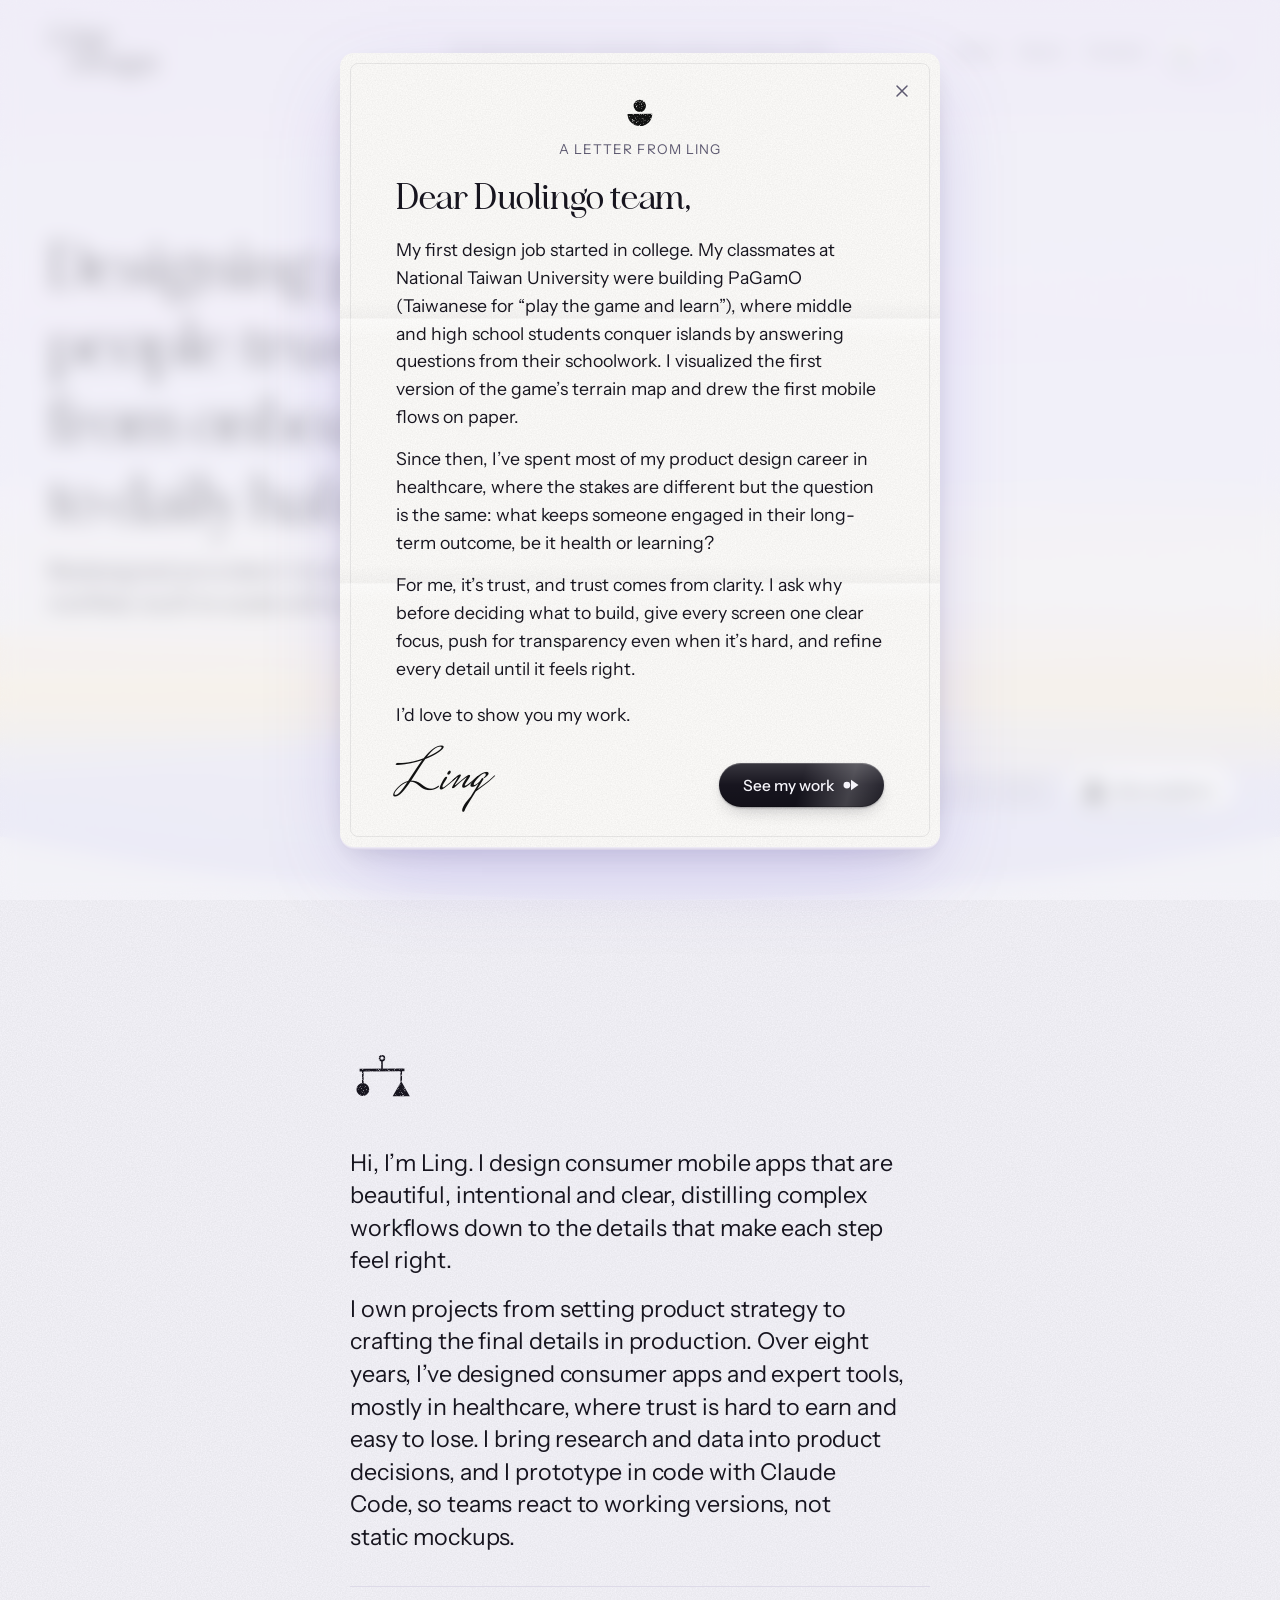
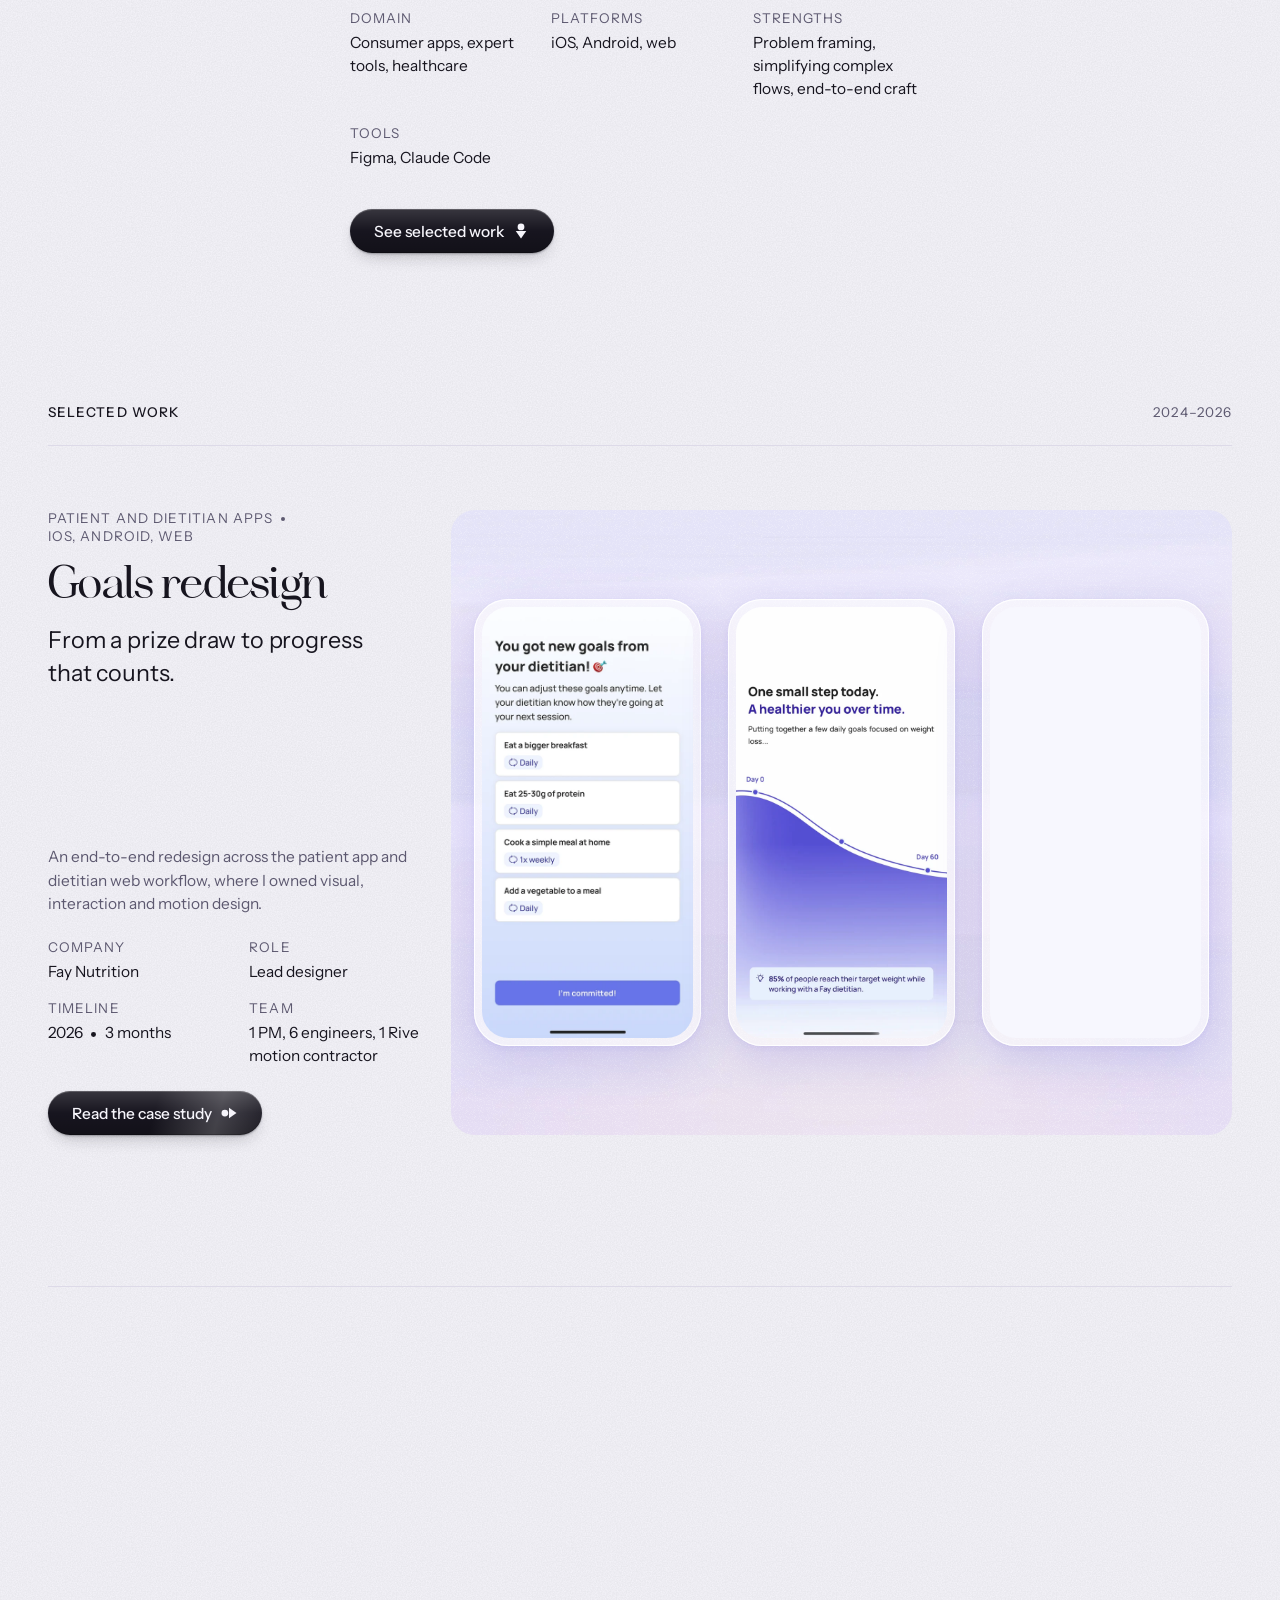
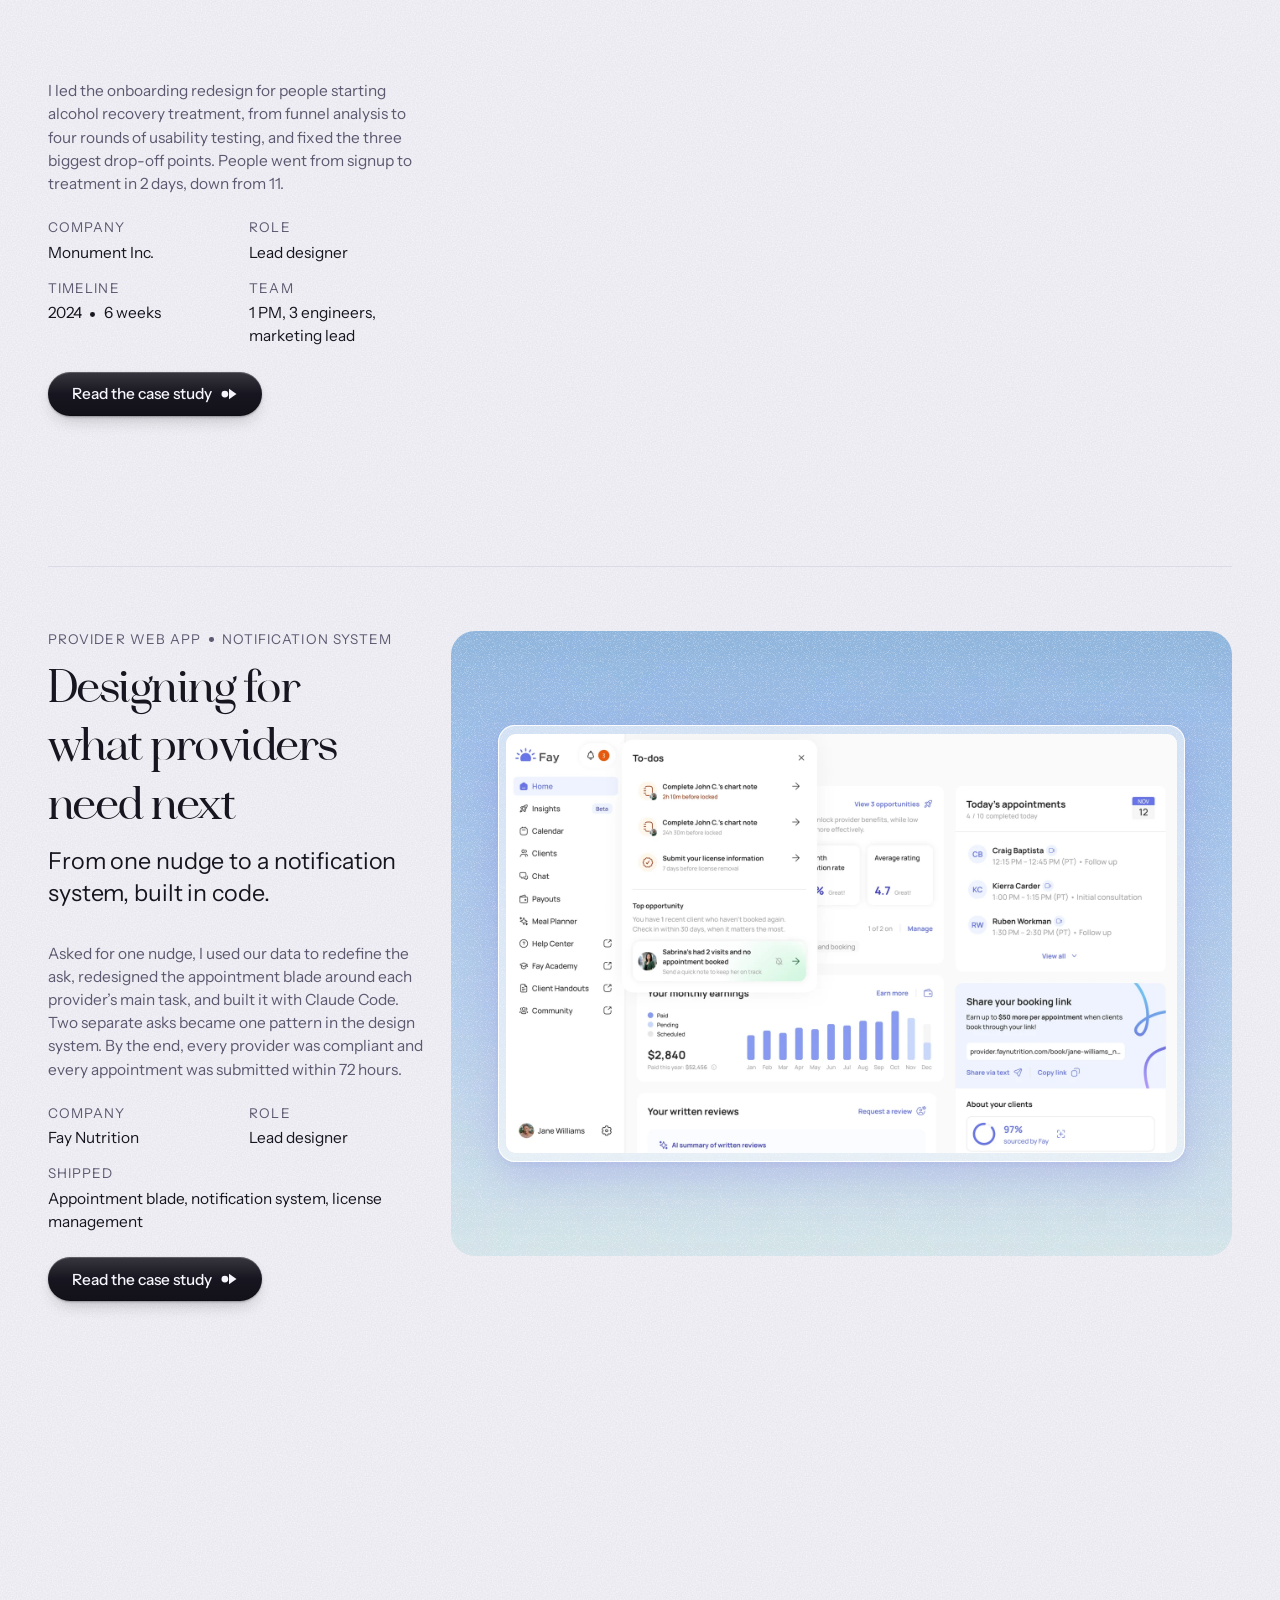
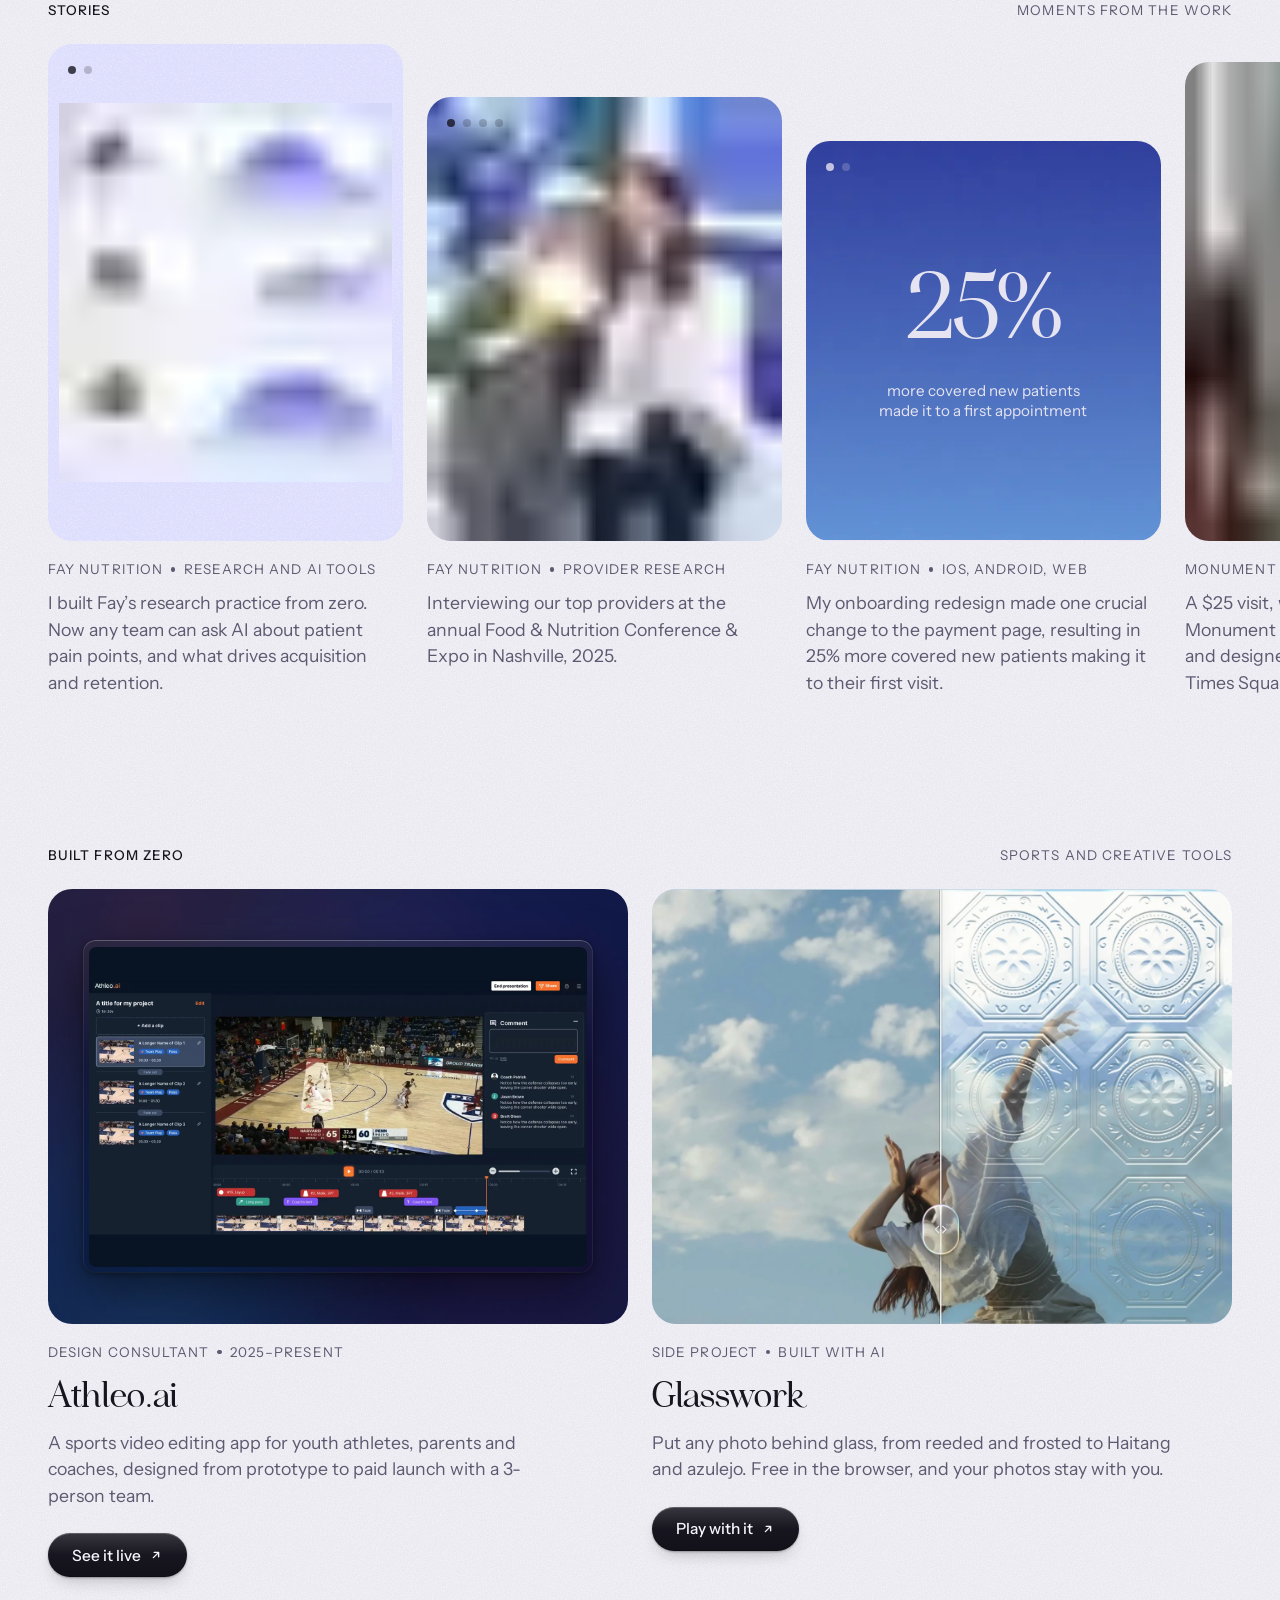
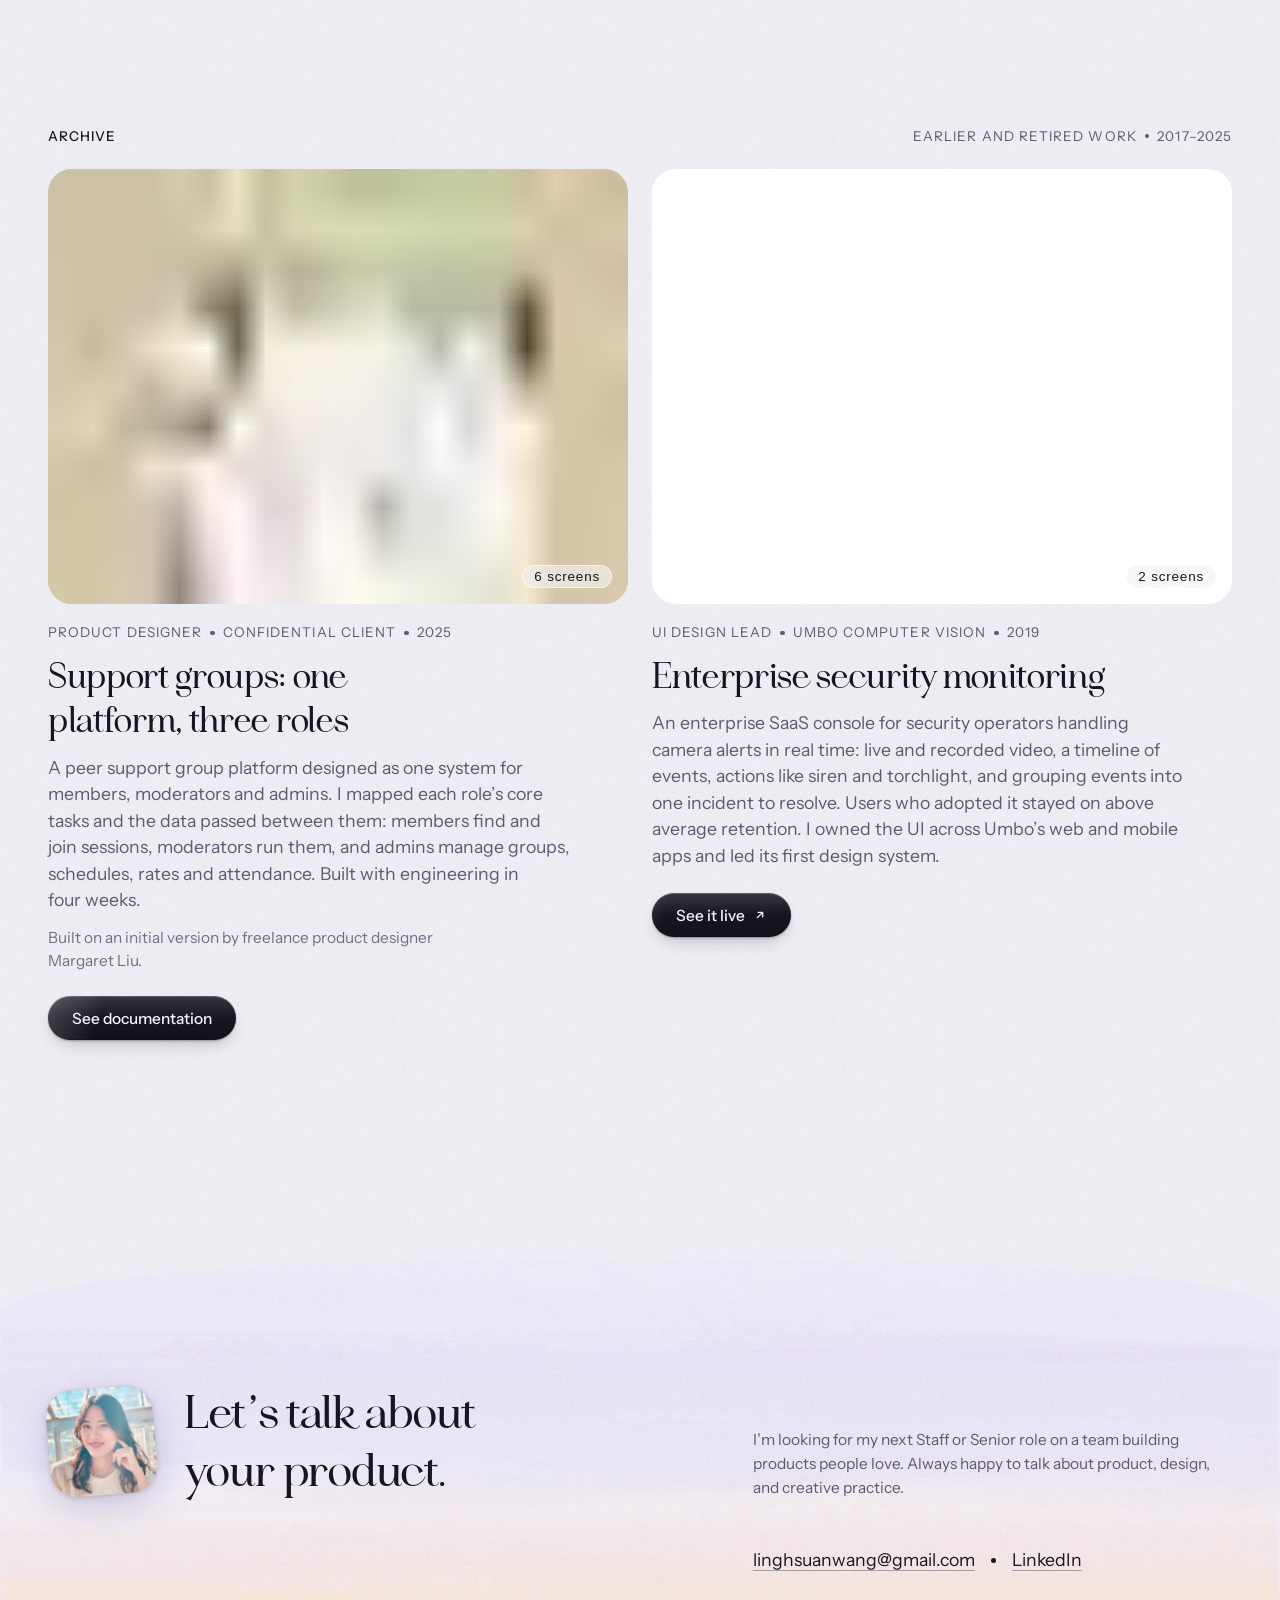
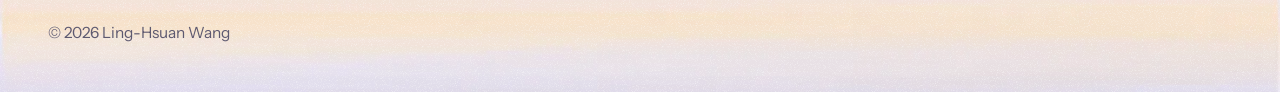
<file: docs/duolingo/index.html>
<!doctype html>
<html lang="en">
<meta charset="utf-8">
<meta name="viewport" content="width=device-width,initial-scale=1,viewport-fit=cover">
<title>Ling-Hsuan Wang</title>
<meta name="robots" content="noindex, nofollow">
<script id="theme-boot">(function(){var t;try{t=localStorage.getItem("theme")}catch(e){}if(!t){var m=location.search.match(/[?&]theme=(dark|light)/);if(m)t=m[1]}if(t==="dark"||t==="light")document.documentElement.setAttribute("data-theme",t)})()</script>
<meta name="claude:viewport-fit-sides" content="cover">
<meta name="description" content="Ling-Hsuan Wang, senior product designer in New York. Consumer apps and expert tools. Selected work.">
<meta property="og:type" content="website">
<meta property="og:site_name" content="Ling Design">
<meta property="og:url" content="https://lingdesign.github.io/work/duolingo/">
<meta property="og:title" content="Ling-Hsuan Wang · Designing products people trust, from onboarding to daily habit">
<meta property="og:description" content="Senior product designer, based in New York. Selected work.">
<meta property="og:image" content="https://lingdesign.github.io/work/duolingo/og.jpg">
<meta property="og:image:width" content="2400">
<meta property="og:image:height" content="1260">
<meta property="og:image:alt" content="“Designing products people trust, from onboarding to daily habit.” Ling-Hsuan Wang, senior product designer, beside three screens from the Fay Goals redesign.">
<meta name="twitter:card" content="summary_large_image">
<link rel="icon" href="../assets/favicon.svg" type="image/svg+xml">
<link rel="icon" href="../assets/favicon-32.png" type="image/png" sizes="32x32">
<link rel="apple-touch-icon" href="../assets/apple-touch-icon.png">
<link rel="preload" href="../assets/vendor/three.min.js" as="script">
<link rel="preconnect" href="https://fonts.googleapis.com">
<link rel="preconnect" href="https://fonts.gstatic.com" crossorigin>
<link rel="stylesheet" href="https://fonts.googleapis.com/css2?family=Instrument+Sans:ital,wght@0,400..600;1,400..600&family=Newsreader:ital,opsz,wght@0,6..72,300..600;1,6..72,300..600&display=swap">
<style>
/* Idealist by Nicky Laatz, licensed webfont (Ling); inlined because the artifact host only serves fonts embedded in the page */
@font-face{font-family:"Idealist";font-style:normal;font-weight:400;font-display:swap;src:url([data-uri]) format("woff2")}
/* Layout: strict 4 / 8 / 12-column grid. Hero = one world: painted wall + floor, headline, live sculpture in front;
   each project = scannable facts (4 cols) beside one visual (8 cols). Spec lives in DESIGN.md. */
:root{
  /* color */
  --paper:#F6F5FB; --ink:#17151F; --ink-2:#5D5970; --sub:#6E6896;
  --cast-shadow:#5D5970; --b2-hi:rgba(255,255,255,.6); --b2-lo:rgba(29,28,46,.08); --b2-rim:rgba(255,255,255,.9); --b2-sheen:rgba(255,255,255,.8); --b2-drop:rgba(40,36,90,.16);   /* the sculpture's shadows, drawn at 50% on the floor: a shade darker than the purple world */ --line:#DDDAE8; --accent:#4A4FC8; --tbd:#B0563A;
  --frame-shadow:rgba(170,174,254,.45);
  /* hero world: low-contrast wall, a soft horizon, a slightly deeper floor */
  --w-base:#DADCF5; --w-1:#C5C4F2; --w-2:#FFE6A8; --w-3:#EEDDF6; --w-4:#BCC8F1; --w-5:#FFF0CC; --w-glow:rgba(255,230,170,.65); --grain:.5;
  /* type */
  /* Idealist (Nicky Laatz) for display; Newsreader holds its place until the licensed file is self-hosted */
  --display:"Idealist","Newsreader",Georgia,serif;
  --text:"Instrument Sans","Helvetica Neue",Arial,sans-serif;
  /* type scale: body 16px at 360px wide, ratio 1.2 → body 18px at 1440px, ratio 1.333; fluid in between. Seven styles, no others. */
  --fs-label:clamp(.8333rem, .8299rem + .0155vw, .8438rem);     /* step −1   13 → 13.5 */
  --fs-small:clamp(.9129rem, .8924rem + .0910vw, .9743rem);     /* step −½   14.6 → 15.6 */
  --fs-body:clamp(1rem, .9583rem + .1852vw, 1.125rem);           /* step 0    16 → 18 */
  --fs-lead:clamp(1.2rem, 1.1rem + .4444vw, 1.5rem);             /* step 1    19.2 → 24 */
  --fs-h2:clamp(1.728rem, 1.4152rem + 1.3903vw, 2.6665rem);      /* step 3    27.6 → 42.7 */
  --fs-h1:clamp(2.0736rem, 1.5797rem + 2.195vw, 3.5552rem);      /* step 4    33.2 → 56.9 */
  --fs-display:clamp(2.986rem, 1.8746rem + 4.9393vw, 6.32rem);   /* step 6    47.8 → 101 */
  --measure:62ch;
  /* space: 4px base, 8px rhythm */
  --paper-grain:url("data:image/svg+xml,%3Csvg xmlns='http://www.w3.org/2000/svg' width='220' height='220'%3E%3Cfilter id='p'%3E%3CfeTurbulence type='fractalNoise' baseFrequency='.8' numOctaves='3' stitchTiles='stitch'/%3E%3CfeColorMatrix values='0 0 0 0 0 0 0 0 0 0 0 0 0 0 0 0 0 0 .07 0'/%3E%3C/filter%3E%3Crect width='100%25' height='100%25' filter='url(%23p)'/%3E%3C/svg%3E");   /* paper: faint dark specks */
  --btn-hi:rgba(255,255,255,.14); --btn-lo:rgba(0,0,0,.22); --btn-rim:rgba(255,255,255,.2); --btn-sheen:rgba(255,255,255,.2); --btn-drop:rgba(23,21,31,.32);   /* matte dark metal */
  --tint:#ECEAFB;   /* a lilac wash for highlighted blocks */
  --s-1:4px; --s-2:8px; --s-3:12px; --s-4:16px; --s-5:24px; --s-6:32px; --s-7:48px; --s-8:64px; --s-9:96px;
  --section:clamp(6rem, 4.667rem + 5.926vw, 10rem);
  /* grid (phone first) */
  --cols:4; --gutter:16px; --margin:20px; --content:1312px;
  --radius:24px;
}
@media (min-width:640px){ :root{ --cols:8; --gutter:24px; --margin:32px } }
@media (min-width:1024px){ :root{ --cols:12; --gutter:24px; --margin:48px } }
@media (min-width:1440px){ :root{ --gutter:32px; --margin:64px } }
@media (prefers-color-scheme: dark){ :root:not([data-theme="light"]){
  --btn2-base:#2B2A40; --b2-hi:rgba(255,255,255,.12); --b2-lo:rgba(0,0,0,.28); --b2-rim:rgba(255,255,255,.16); --b2-sheen:rgba(255,255,255,.16); --b2-drop:rgba(0,0,0,.4);
  --tg-track:rgba(255,255,255,.07); --tg-hi:rgba(255,255,255,.22); --tg-rim:rgba(255,255,255,.12); --tg-drop:rgba(0,0,0,.35); --tg-thumb:rgba(255,255,255,.2); --tg-thumb-hi:rgba(255,255,255,.45);
    --paper:#1D1C2E; --ink:#E7E4F1; --ink-2:#A9A5B9; --sub:#C3CBF2; --cast-shadow:#0A1150; --line:#34324A; --accent:#AAAEFE; --tbd:#F0AF96;
  --frame-shadow:rgba(44,56,153,.55); --tint:rgba(231,228,241,.06); --btn-hi:rgba(255,255,255,.55); --btn-lo:rgba(29,28,46,.14); --btn-rim:rgba(255,255,255,.7); --btn-sheen:rgba(255,255,255,.75); --btn-drop:rgba(0,0,0,.45);   /* matte light metal */
  --paper-grain:url("data:image/svg+xml,%3Csvg xmlns='http://www.w3.org/2000/svg' width='220' height='220'%3E%3Cfilter id='p'%3E%3CfeTurbulence type='fractalNoise' baseFrequency='.8' numOctaves='3' stitchTiles='stitch'/%3E%3CfeColorMatrix values='0 0 0 0 1 0 0 0 0 1 0 0 0 0 1 0 0 0 .06 0'/%3E%3C/filter%3E%3Crect width='100%25' height='100%25' filter='url(%23p)'/%3E%3C/svg%3E");
  --w-base:#16216F; --w-1:#2E3A9E; --w-2:rgba(222,176,108,.30); --w-3:#3E3A78; --w-4:#141739; --w-5:#4B3F72; --w-glow:rgba(255,214,150,.14); --grain:.22;
  color-scheme:dark } }
:root[data-theme="dark"]{
  --btn2-base:#2B2A40; --b2-hi:rgba(255,255,255,.12); --b2-lo:rgba(0,0,0,.28); --b2-rim:rgba(255,255,255,.16); --b2-sheen:rgba(255,255,255,.16); --b2-drop:rgba(0,0,0,.4);
  --tg-track:rgba(255,255,255,.07); --tg-hi:rgba(255,255,255,.22); --tg-rim:rgba(255,255,255,.12); --tg-drop:rgba(0,0,0,.35); --tg-thumb:rgba(255,255,255,.2); --tg-thumb-hi:rgba(255,255,255,.45);
    --paper:#1D1C2E; --ink:#E7E4F1; --ink-2:#A9A5B9; --sub:#C3CBF2; --cast-shadow:#0A1150; --line:#34324A; --accent:#AAAEFE; --tbd:#F0AF96;
  --frame-shadow:rgba(44,56,153,.55); --tint:rgba(231,228,241,.06); --btn-hi:rgba(255,255,255,.55); --btn-lo:rgba(29,28,46,.14); --btn-rim:rgba(255,255,255,.7); --btn-sheen:rgba(255,255,255,.75); --btn-drop:rgba(0,0,0,.45);   /* matte light metal */
  --paper-grain:url("data:image/svg+xml,%3Csvg xmlns='http://www.w3.org/2000/svg' width='220' height='220'%3E%3Cfilter id='p'%3E%3CfeTurbulence type='fractalNoise' baseFrequency='.8' numOctaves='3' stitchTiles='stitch'/%3E%3CfeColorMatrix values='0 0 0 0 1 0 0 0 0 1 0 0 0 0 1 0 0 0 .06 0'/%3E%3C/filter%3E%3Crect width='100%25' height='100%25' filter='url(%23p)'/%3E%3C/svg%3E");
  --w-base:#16216F; --w-1:#2E3A9E; --w-2:rgba(222,176,108,.30); --w-3:#3E3A78; --w-4:#141739; --w-5:#4B3F72; --w-glow:rgba(255,214,150,.14); --grain:.22;
  color-scheme:dark }

*,*::before,*::after{box-sizing:border-box}
html{-webkit-text-size-adjust:100%}
body{margin:0;background:var(--paper) var(--paper-grain);color:var(--ink);
  font-optical-sizing:auto;-webkit-font-smoothing:antialiased;text-rendering:optimizeLegibility}
h1,h2,h3,p,dl,dd,ul,figure{margin:0}
ul{padding:0;list-style:none}
a{color:inherit}
:focus-visible{outline:2px solid var(--accent);outline-offset:3px;border-radius:4px}
.skip{position:absolute;left:-9999px}
.skip:focus{left:max(var(--margin), env(safe-area-inset-left,0px));top:8px;background:var(--paper);padding:8px 12px;z-index:20}

/* ── type system: seven styles. Idealist only for titles; everything else Instrument Sans. ── */
.headline,.cs-title,.site-foot h2,.p-head h3,.cs-next h2,.cs-sec h2,.cs-quote blockquote p{font-family:var(--display);font-weight:400;font-synthesis:none}
/* Display: the hero title */
.headline,.cs-title{font-size:min(var(--fs-display), 11.5vw);line-height:1.04;letter-spacing:-.012em}
/* Heading 1: project titles, the contact title */
.p-head h3,.site-foot h2,.cs-next h2{font-size:var(--fs-h1);line-height:1.1;letter-spacing:-.01em}
/* Heading 2: case-study section titles and the pull quote */
.cs-sec h2,.cs-quote blockquote p{font-size:var(--fs-h2);line-height:1.15;letter-spacing:-.008em}
/* Lead: the preface, each project's one-line thesis, the contact address */
.pre-text,.thesis,.cs-thesis{font-family:var(--text);font-size:var(--fs-lead);line-height:1.4;letter-spacing:-.005em;color:var(--ink)}
/* Body: running text */
body,.side{font-family:var(--text);font-size:var(--fs-body);line-height:1.5}
/* Small: values, nav, buttons, captions, the hero's supporting line */
.small,.nav,.btn,.pill,.cta,.spot-more p,.pre-facts dd,.dl dd,.p-facts > p,.cs-fig figcaption,.ph-note{font-size:var(--fs-small);line-height:1.5}
/* Label: uppercase eyebrows and field names */
.caps,.spot-tag,.section-head h2,.cs-kicker,.cs-quote figcaption,.pre-facts dt,.dl dt,.p-visual .tag{font-size:var(--fs-label);line-height:1.3;letter-spacing:.08em;text-transform:uppercase}

/* ── grid ── */
.wrap{max-width:calc(var(--content) + 2*var(--margin));margin-inline:auto;
  padding-left:max(var(--margin), env(safe-area-inset-left,0px));padding-right:max(var(--margin), env(safe-area-inset-right,0px))}
.grid{display:grid;grid-template-columns:repeat(var(--cols),minmax(0,1fr));column-gap:var(--gutter)}
.grid > *{min-width:0}

/* ── type roles ── */
.caps{text-transform:uppercase;color:var(--ink-2)}
.small{}
h1,h2,h3{text-wrap:balance}
p{text-wrap:pretty}
.tbd{color:var(--tbd);text-decoration:underline dashed 1px;text-underline-offset:3px}

/* ── header (lives inside the hero's grid) ── */
.mark{display:block;text-decoration:none;color:var(--ink);line-height:0}
.wordmark{height:44px;width:auto;display:block}
@media (min-width:1024px){ .wordmark{height:56px} }
.nav{display:flex;align-items:center;gap:var(--s-5)}
/* light / dark switch, desktop only: liquid glass. A frosted track (blur + saturate, a bright top edge, a faint rim) with a
   glass bead that springs across to the active side; sun and moon sit in the track. Follows the system until clicked,
   then remembers the choice for every page */
:root{--tg-track:rgba(255,255,255,.24); --tg-hi:rgba(255,255,255,.8); --tg-rim:rgba(255,255,255,.4); --tg-drop:rgba(70,60,150,.16); --tg-thumb:rgba(255,255,255,.78); --tg-thumb-hi:#fff}
.theme-tg{position:relative;flex:none;width:64px;height:34px;padding:0;border:0;border-radius:999px;cursor:pointer;color:var(--ink-2);
  background:var(--tg-track);-webkit-backdrop-filter:blur(14px) saturate(180%);backdrop-filter:blur(14px) saturate(180%);
  box-shadow:inset 0 1px 0 var(--tg-hi),inset 0 0 0 1px var(--tg-rim),inset 0 -1px 1px rgba(0,0,0,.04),0 4px 14px var(--tg-drop);
  display:grid;grid-template-columns:1fr 1fr;place-items:center}
.theme-tg svg{position:relative;z-index:1;width:15px;height:15px;transition:color .3s}
.theme-tg .tg-bead{position:absolute;top:4px;left:4px;width:26px;height:26px;border-radius:50%;
  background:radial-gradient(120% 120% at 32% 22%,var(--tg-thumb-hi),var(--tg-thumb) 60%);
  box-shadow:inset 0 1px 0 var(--tg-thumb-hi),inset 0 -1px 2px rgba(0,0,0,.08),0 1px 3px rgba(23,21,31,.2),0 4px 10px rgba(23,21,31,.12)}
.theme-tg.ready .tg-bead{transition:transform .5s cubic-bezier(.3,1.45,.5,1)}
.theme-tg[aria-pressed="true"] .tg-bead{transform:translateX(30px)}
.theme-tg[aria-pressed="false"] .tg-sun,.theme-tg[aria-pressed="true"] .tg-moon{color:var(--ink)}
.theme-tg:focus-visible{outline:2px solid var(--accent);outline-offset:3px}
@media (max-width:1023px){ .theme-tg{display:none} }
@media (prefers-reduced-motion: reduce){ .theme-tg .tg-bead{transition:none!important} }
.nav a{text-decoration:none;color:var(--ink-2)}
.nav a:hover{color:var(--ink)}

/* ── hero: one world ──
   Stacking inside .hero:  world (0)  →  headline (1)  →  sculpture canvas (2)  →  paragraph, header, controls (3).
   The grid container itself is not positioned, so its children share the hero's stacking order with the canvas. */
.hero{position:relative;isolation:isolate;overflow:hidden;
  /* the bottom edge is a shallow arc, lowest in the middle, leading the eye down into the preface */
  /* drawn as one wide ellipse (75% of the width, so it meets the sides at a slant) rather than two squashed corners,
     which bent sharply at the edges and ran flat across the middle */
  --arc:clamp(28px, 5vw, 72px);--ry:calc(var(--arc) * 3.93);display:flex;
  -webkit-mask:linear-gradient(#000 0 0) top / 100% calc(100% - var(--arc) + 1px) no-repeat,radial-gradient(ellipse 75% var(--ry) at 50% calc(100% - var(--ry)),#000 calc(100% - 1.5px),transparent 100%);
  mask:linear-gradient(#000 0 0) top / 100% calc(100% - var(--arc) + 1px) no-repeat,radial-gradient(ellipse 75% var(--ry) at 50% calc(100% - var(--ry)),#000 calc(100% - 1.5px),transparent 100%);
  min-height:max(600px, min(100svh, 1000px));background:var(--w-base);
  --hz:84%}
.world{position:absolute;inset:0;z-index:0;pointer-events:none;overflow:hidden;background:var(--w-base)}
/* watercolor field: a few broad horizontal purple washes (see paintWorld); one butter-yellow stroke marks the horizon the sculpture stands on */
.world canvas{position:absolute;left:0;width:100%;display:block}
.wash{top:0;height:100%}
.ground{top:calc(var(--hz, 84%) - 75%);height:150%}   /* 1.5 × hero tall; its midline (75% of the hero's height down) is the horizon */
.world::after,.cover::after,.site-foot::after{content:"";position:absolute;inset:0;opacity:var(--grain);mix-blend-mode:screen;
  background-image:url("data:image/svg+xml,%3Csvg xmlns='http://www.w3.org/2000/svg' width='240' height='240'%3E%3Cfilter id='n'%3E%3CfeTurbulence type='fractalNoise' baseFrequency='1.15' numOctaves='2' stitchTiles='stitch'/%3E%3CfeColorMatrix values='0 0 0 0 1 0 0 0 0 1 0 0 0 0 1 2.4 0 0 0 -1.2'/%3E%3C/filter%3E%3Crect width='100%25' height='100%25' filter='url(%23n)'/%3E%3C/svg%3E")}
.stage3d{position:absolute;inset:0;z-index:2;width:100%;height:100%;border:0;display:block;color-scheme:light dark;opacity:0;transition:opacity 1.1s cubic-bezier(.2,.7,.2,1)}
.stage3d.ready{opacity:1}   /* hidden until the sculpture has its layout, light and backdrop, then fades in once */
@media (prefers-reduced-motion: reduce){ .stage3d{transition:none} }   /* the system's scheme, like the sculpture page inside, so a frame never paints an opaque backdrop when the visitor picks the other look */

.hero-grid{flex:1;width:100%;padding-block:var(--s-5) calc(var(--s-5) + var(--arc));grid-template-rows:auto 1fr auto auto var(--s-7) auto}
.hero-grid > *{position:relative;z-index:3}
.hero-grid > .headline{z-index:1}
/* top bar: wordmark left, role line centred on the page, nav right (desktop). Phones: role line top right, nav moves to the bottom row. */
.top > *{position:relative;z-index:3}   /* phones unwrap .top, so its children need their own layer above the sculpture */
.top{grid-row:1;grid-column:1 / -1;display:grid;grid-template-columns:1fr auto 1fr;align-items:center;column-gap:var(--s-5)}
.top .mark{grid-column:1;justify-self:start}
.top .role{grid-column:2;margin:0;white-space:nowrap;text-align:center}
.top .nav{grid-column:3;justify-self:end}
.role-short{display:none}
@media (max-width:1279px){ .role-long{position:absolute;width:1px;height:1px;overflow:hidden;clip:rect(0 0 0 0);white-space:nowrap} .role-short{display:inline} }
/* small marks drawn from the balance icons: a true circle for separators, and a pin that is the hanging disc turned upright */
.dot{display:inline-block;width:.32em;height:.32em;border-radius:50%;background:currentColor;vertical-align:.1em;margin:0 .55em}
.caps .dot,.spot-tag .dot{vertical-align:.17em;margin:0 .6em}
.loc,.nw{white-space:nowrap}
@media (max-width:639px){ .role .hc{display:none} .wordmark{height:38px} }   /* phones: one line beside the wordmark */
.pin{display:inline-block;height:.72em;width:auto;fill:currentColor;vertical-align:0;margin:0 .5em}   /* the separator dot on a hairline stem, cap height tall */
.sr{position:absolute;width:1px;height:1px;overflow:hidden;clip:rect(0 0 0 0);white-space:nowrap}
.role{color:var(--ink-2)}
.headline{grid-row:3;grid-column:1 / -1;pointer-events:none}
/* the title stays still; underneath, what care and for whom appear one by one, then stay */
.headline .lead,.headline .rest{display:block}
.hero-sub{grid-row:4;grid-column:1 / -1;padding-top:var(--s-4)}
@media (min-width:768px){ .hero-sub .side{font-size:var(--fs-lead);line-height:1.4} }   /* iPad and up: one step bigger, so it holds its own under the display title */
/* One button: ink fill, paper text, medium weight, full pill. Used for every action on the page.
   Finish: matte metal. Lit from the top, a little shade at the bottom, an inner rim and a soft drop shadow so it reads as
   pressable. A soft sheen (--sx) moves across it as the button travels up the screen while you scroll, follows the
   mouse on hover, and leans with the phone on Android (iPhone asks permission for tilt, so we don't). Reduced motion: still. */
.pill,.btn,.cta{width:max-content;max-width:100%;justify-self:start;display:inline-flex;align-items:center;justify-content:center;gap:var(--s-2);flex:none;min-height:44px;padding:0 var(--s-5);
  border:0;border-radius:999px;color:var(--paper);font-family:var(--text);font-weight:500;text-decoration:none;cursor:pointer;
  background:linear-gradient(105deg,transparent 40%,var(--btn-sheen) 50%,transparent 60%) var(--sx,35%) 0 / 300% 100% no-repeat,
             linear-gradient(180deg,var(--btn-hi),transparent 50%,var(--btn-lo)),var(--ink);
  box-shadow:inset 0 1px 0 var(--btn-rim),inset 0 -1px 0 var(--btn-lo),0 1px 2px var(--btn-drop),0 8px 18px -8px var(--btn-drop);
  transition:transform .15s,box-shadow .15s}
.pill:hover,.btn:hover,.cta:hover{transform:translateY(-1px);box-shadow:inset 0 1px 0 var(--btn-rim),inset 0 -1px 0 var(--btn-lo),0 2px 3px var(--btn-drop),0 12px 22px -8px var(--btn-drop)}
.pill:active,.btn:active,.cta:active{transform:translateY(1px);box-shadow:inset 0 1px 0 var(--btn-rim),inset 0 -1px 0 var(--btn-lo),0 1px 1px var(--btn-drop)}
.pill svg,.cta svg{width:18px;height:18px;flex:none}
.bi{fill:currentColor;overflow:visible}   /* balance-set icons in buttons */
/* secondary button: the same metal, inverted, so it never outweighs a primary (light on light pages, dark on dark) */
.btn.btn-2{color:var(--ink);
  --btn-hi:var(--b2-hi); --btn-lo:var(--b2-lo); --btn-rim:var(--b2-rim); --btn-sheen:var(--b2-sheen); --btn-drop:var(--b2-drop);
  background:linear-gradient(105deg,transparent 40%,var(--btn-sheen) 50%,transparent 60%) var(--sx,35%) 0 / 300% 100% no-repeat,
             linear-gradient(180deg,var(--btn-hi),transparent 50%,var(--btn-lo)),var(--btn2-base,#F6F5FB)}
.hero-foot{grid-row:6;grid-column:1 / -1;display:flex;align-items:center;justify-content:space-between;gap:var(--s-4)}
.hero-foot .study{margin:0;max-width:19em;text-align:right;font-size:var(--fs-label);line-height:1.4;color:var(--ink-2);opacity:.85}   /* Label size, sentence case: the one caption on the page */
.hero-foot .study i{font-style:italic}
.hero-foot .tools{display:flex;align-items:center;gap:var(--s-4);margin-left:auto}
.icon-btn{width:44px;height:44px;min-height:44px;padding:0;display:inline-flex;align-items:center;justify-content:center;gap:var(--s-2);border-radius:999px}
.icon-btn .btn-text{position:absolute;width:1px;height:1px;overflow:hidden;clip:rect(0 0 0 0);white-space:nowrap}   /* phones: icon only, label kept for screen readers */
@media (min-width:640px){ .icon-btn{width:auto;padding:0 var(--s-4) 0 var(--s-3)} .icon-btn .btn-text{position:static;width:auto;height:auto;overflow:visible;clip:auto} }
.icon-btn .rocker{width:24px;height:24px;fill:currentColor;overflow:visible}
@media (max-width:639px){
  .hero-grid{grid-template-rows:auto 1fr auto auto var(--s-7) auto}
  /* a little shorter than the screen, so the nav sits well above the fold and the next section peeks in;
     the sculpture's horizon follows the title up (see sendLayout) */
  .hero{min-height:max(540px, min(calc(100svh - 64px), 1000px))}
  .top{display:contents}
  .top .mark{grid-row:1;grid-column:1 / span 2;align-self:center}
  .top .role{grid-row:1;grid-column:3 / -1;justify-self:end;align-self:center;text-align:right}
  .hero-grid{padding-bottom:var(--s-7)}   /* the nav sits well clear of the fold */
  .top .nav{grid-row:6;grid-column:1 / -1;justify-self:center;align-self:center;gap:0;font-size:var(--fs-body);line-height:1.5}
  .top .nav a{color:var(--ink);padding-block:var(--s-2)}   /* full ink: this is the page's main navigation on phones */
  .top .nav a + a::before{content:"";display:inline-block;width:.3em;height:.3em;border-radius:50%;background:var(--ink-2);vertical-align:.18em;margin:0 .9em}
  #regen{display:none}   /* phones: a centred nav owns the bottom row; tapping the sculpture still stirs it */
  .hero-foot{pointer-events:none} .hero-foot > *{pointer-events:auto}   /* the nav shares the bottom row */
  .hero-foot .study{display:none}   /* 3. phones: the credit competes with the title; the icon button stays */
}
/* landscape frame (matches layoutFor() in sculpture.html): text holds the left, sculpture the right */
@media (min-width:640px) and (min-aspect-ratio:23/20){
  .hero-grid{grid-template-rows:auto 1fr auto auto 1fr auto}
  .headline{grid-column:1 / span 9}
}

/* ── preface: a quiet page between the title and the work, like the opening of a book ── */
.preface{padding-top:var(--section)}
/* scroll reveal: as a block scrolls into view it fades in and rises a little. Blocks that arrive together go in reading
   order, 90ms apart. Set up by script (no script, or reduced motion: everything is simply there). */
html .rv{opacity:0;transform:translateY(24px);transition:opacity var(--rv-t,.8s) cubic-bezier(.2,.7,.2,1) var(--rv-d,0ms),transform calc(var(--rv-t,.8s) + .1s) cubic-bezier(.2,.7,.2,1) var(--rv-d,0ms)}
html .preface .pre.rv,html .project > .rv{--rv-t:1s} html .project > .p-visual.rv{--rv-t:1.3s}
html .rv.rv-in{opacity:1;transform:none}
.pre{grid-column:1 / -1;display:flex;flex-direction:column;align-items:flex-start;gap:var(--s-6)}
.pre-icon{width:64px;height:64px;color:var(--ink);flex:none}
.pre-text{max-width:var(--measure);text-wrap:pretty}
/* sides of care: one short line at a time (label + line), with round dots to jump between them.
   Without the script, or with reduced motion, all four simply show as a list. */
.pre-facts{position:relative;align-self:stretch;display:grid;grid-template-columns:repeat(2,minmax(0,1fr));gap:var(--s-5) var(--gutter);padding-top:var(--s-5)}
.pre-facts::before{content:"";position:absolute;left:0;right:0;top:0;height:1px;background:var(--line);transform-origin:left center}   /* the rule above the facts */
html .rv .pre-facts::before{transform:scaleX(0)}
html .rv.rv-in .pre-facts::before{transform:none;transition:transform 1.1s cubic-bezier(.6,0,.2,1) .1s}   /* draws left to right as the intro fades in */
.pre-facts div{display:flex;flex-direction:column;gap:var(--s-1)}
.pre-facts div:last-child:nth-child(odd){grid-column:1 / -1}   /* phones: an odd last field takes the full row instead of sitting alone */
.pre-facts dt{text-transform:uppercase;color:var(--ink-2)}
.pre-facts dd{}
/* sides of care, under the hero title: one sentence at a time, moving up like a list.
   On each change the current line rises a little and dissolves, and the next rises into place from just below while it
   fades in. Only one sentence is ever visible. Without the script, or with reduced motion, all show as a plain list. */
.sides-list{display:flex;flex-direction:column;gap:var(--s-2);margin:0;padding:0;list-style:none}
.side{color:var(--ink)}
.sides.rotating .sides-list{display:grid;grid-template-columns:minmax(0,1fr)}
.hero-sub .sides-list{max-width:56ch}
.sides.rotating .side{grid-area:1 / 1;opacity:0;transform:translateY(.7em);
  transition:transform 1.2s cubic-bezier(.3,0,.15,1) .25s,opacity 1.1s cubic-bezier(.3,0,.15,1) .25s}
.sides.rotating .side:not(.on){pointer-events:none}
.sides.rotating .side.on{opacity:1;transform:none}
.sides.rotating .side.prev{opacity:0;transform:translateY(-.7em);transition-duration:.9s,.7s;transition-delay:0s}
.sides.settling .side{transition:none!important}
/* on arrival the first sentence slides in from the left and fades in, alongside the title drawing itself; the rotation then carries on */
@keyframes side-in{from{opacity:0;transform:translateX(calc(min(48px, 6vw) * -1))}}
.headline.entering{animation:side-in 1.4s cubic-bezier(.2,.7,.2,1) .35s both}
.sides.entering .side.on{animation:side-in 1.4s cubic-bezier(.2,.7,.2,1) .75s both}   /* the first line follows the title by 400ms, on the same path */
.headline.waiting{opacity:0}
.pre-copy{display:flex;flex-direction:column;gap:var(--s-4)}   /* paragraph to paragraph: 16px */
.pre .pill{margin-top:var(--s-2)}
@media (min-width:640px){ .pre{grid-column:2 / span 6} .pre-facts{grid-template-columns:repeat(3,minmax(0,1fr))} .pre-facts div:last-child:nth-child(odd){grid-column:auto} }
@media (min-width:1024px){ .pre{grid-column:4 / span 6} }

/* ── work ── */
.work{padding-block:var(--section)}
.section-head{align-items:baseline;row-gap:var(--s-2);padding-bottom:var(--s-5)}
.section-head h2{grid-column:1 / -1;margin:0;font-family:var(--text);font-weight:500;color:var(--ink)}   /* a label that names the section */
.section-head p{grid-column:1 / -1}
@media (min-width:640px){ .section-head h2{grid-column:1 / span 6} .section-head p{grid-column:7 / -1;text-align:right} }
@media (min-width:1024px){ .section-head h2{grid-column:1 / span 8} .section-head p{grid-column:9 / -1} }

.projects{display:flex;flex-direction:column}
.projects .project:last-child{padding-bottom:0}   /* the section's own padding ends the list */
.project{border-top:1px solid var(--line);padding-block:var(--s-7) var(--s-9);
  grid-template-areas:"head head head head" "visual visual visual visual" "facts facts facts facts";row-gap:var(--s-5)}
.p-head{grid-area:head;display:flex;flex-direction:column;gap:var(--s-3)}
.p-head .caps{margin-bottom:calc(var(--s-2) - var(--s-3))}
/* card labels: a shorter version on phones */
.sm-only{display:none}
@media (max-width:639px){ .lg-only{display:none} .sm-only{display:inline} .p-head .thesis{display:none} }   /* phones: no case study subtitle */
.p-head h3{}

.p-visual{grid-area:visual;display:block;position:relative;aspect-ratio:5/4;max-width:100%;border-radius:var(--radius);overflow:hidden;text-decoration:none}
.p-visual img{display:block;width:100%;height:100%;object-fit:cover}
.p-visual:hover img{transform:scale(1.015)}
.p-visual img{transition:transform .4s cubic-bezier(.2,.7,.2,1)}
.p-facts{grid-area:facts;display:flex;flex-direction:column;gap:var(--s-5)}
.p-facts > p{max-width:var(--measure);color:var(--ink-2)}   /* the summary steps back so title and thesis lead */
.dl{display:grid;grid-template-columns:repeat(2,minmax(0,1fr));gap:var(--s-4) var(--gutter)}
.dl div{display:flex;flex-direction:column;gap:var(--s-1)}
.dl dt{text-transform:uppercase;color:var(--ink-2)}
.dl dd{}
.dl .wide{grid-column:1 / -1}
.cta{align-self:flex-start}

@media (min-width:640px){
  .project{grid-template-areas:
    "head head head head head head . ."
    "visual visual visual visual visual visual visual visual"
    "facts facts facts facts facts facts facts facts"}
  .p-facts{display:grid;grid-template-columns:repeat(8,minmax(0,1fr));column-gap:var(--gutter);row-gap:var(--s-5)}
  .p-facts > p{grid-column:1 / span 4}
  .p-facts .dl{grid-column:5 / -1}
  .p-facts .cta{grid-column:1 / -1}
}
@media (min-width:1024px){
  .project{padding-block:var(--s-8) var(--section);row-gap:var(--s-6);
    grid-template-areas:
    "head head head head visual visual visual visual visual visual visual visual"
    "facts facts facts facts visual visual visual visual visual visual visual visual";
    grid-template-rows:auto 1fr}
  .p-facts{display:flex;flex-direction:column;justify-content:flex-end;gap:var(--s-5)}
}

/* placeholder art for projects without exported visuals yet */
.grain::before{content:"";position:absolute;inset:0;pointer-events:none;opacity:.35;mix-blend-mode:soft-light;
  background-image:url("data:image/svg+xml,%3Csvg xmlns='http://www.w3.org/2000/svg' width='160' height='160'%3E%3Cfilter id='n'%3E%3CfeTurbulence type='fractalNoise' baseFrequency='.9' numOctaves='2' stitchTiles='stitch'/%3E%3C/filter%3E%3Crect width='100%25' height='100%25' filter='url(%23n)'/%3E%3C/svg%3E")}
/* ── project cover: phones on the hero's watercolor ──
   Three equal phones in a row, centred vertically, never overlapping or cropped. The stage is a size container,
   so phone size and gaps follow the cover's own width. The animated screen sits in the middle to anchor the row. */
.cover{background:#E7E4FA url(../assets/goals/cover-bg.webp) center / cover no-repeat;--grain:.45}
/* images arrive softly: a 20px preview inlined in the page (--lq, from tools/lqip.py) shows at once, blurred;
   the full image sharpens into focus when it lands. Without the script, images simply load over the preview. */
img.lq{background:var(--lq) center / 100% 100% no-repeat}
img.lq.loading{filter:blur(12px)}
img.lq.landed{transition:filter .7s ease,transform .6s cubic-bezier(.2,.7,.2,1)}   /* keep the hover glide */
.cover::after{z-index:0}   /* grain stays on the background, under the phones */
.cover-goals{aspect-ratio:5/4}
.stage{position:absolute;inset:0;container-type:size;z-index:1;display:flex;align-items:center;justify-content:center;gap:3.5%}   /* % of the stage itself (cqw on the container would read the window) */
.phone{--w:min(29cqw, 39cqh);position:relative;flex:none;width:var(--w);padding:calc(var(--w) * .035);
  border-radius:calc(var(--w) * .15);background:rgba(255,255,255,.55);
  box-shadow:inset 0 0 0 1px rgba(255,255,255,.9), 0 calc(var(--w) * .06) calc(var(--w) * .2) rgba(104,92,214,.22), 0 2px 6px rgba(104,92,214,.08);
  transition:transform .6s cubic-bezier(.2,.7,.2,1)}
.phone img,.phone video{display:block;width:100%;height:auto;aspect-ratio:464/950;object-fit:cover;border-radius:calc(var(--w) * .118);background:#F7F7FE}
.p-visual .phone img{height:auto;transform:none}
/* provider cover: the whole provider home with To-dos open, so it reads at once as a web product with real workflows */
/* Monument: three moments from the new onboarding (account, appointments, payment) as equal tiles in a row, like the
   Goals phones. Tile corners are 12.5% of the tile (40px at Ling's 1x), cut the same at source. */
.cover-monument{aspect-ratio:5/4;--grain:.45;background:radial-gradient(ellipse 62% 66% at 50% 50%,#FFEFCF 0%,#F6EEE4 38%,#EEEEF6 72%,#EAEDFD 100%)}   /* cream centre, ice edges; grain from the cover overlay */
.cover-monument .stage{gap:3.5%}
.cover-monument .tile{display:block;flex:none;width:28cqw;height:auto;border-radius:12.5%;
  box-shadow:inset 0 0 0 1px rgba(255,255,255,.9),0 2.2cqw 5cqw rgba(104,92,214,.2),0 2px 6px rgba(104,92,214,.08);transition:transform .6s cubic-bezier(.2,.7,.2,1)}
.p-visual:hover .tile{transform:translateY(-1.5%)} .p-visual:hover .tile:nth-child(2){transition-delay:.05s} .p-visual:hover .tile:nth-child(3){transition-delay:.1s}
.cover-provider{aspect-ratio:5/4;background:#AFC6EA url(../assets/provider/bg.webp) center / cover}
.cover-provider .stage{gap:0}
.cover-provider .rim{display:block;width:88cqw;padding:1.1cqw;box-sizing:border-box;border-radius:2.2cqw;background:rgba(255,255,255,.55);
  box-shadow:inset 0 0 0 1px rgba(255,255,255,.9),0 2.4cqh 7cqh rgba(104,92,214,.22),0 2px 6px rgba(104,92,214,.08);transition:transform .6s cubic-bezier(.2,.7,.2,1)}   /* the Goals phone rim */
.p-visual.cover-provider .rim .ui{display:block;width:100%;height:auto;max-height:none;border-radius:1.2cqw;box-shadow:none}
.p-visual.cover-provider:hover .rim{transform:translateY(-1.5%)} .p-visual.cover-provider:hover .ui{transform:none}
.p-visual .ui{display:block;height:min(84cqh, 70cqw);width:auto;border-radius:1.6cqh;flex:none;
  box-shadow:0 2.4cqh 7cqh rgba(104,92,214,.22), 0 2px 6px rgba(104,92,214,.08);transition:transform .6s cubic-bezier(.2,.7,.2,1)}
.p-visual:hover .ui{transform:translateY(-1.5%)} .p-visual:hover .ui + .ui{transition-delay:.06s}
/* placeholder cover (and case-study figure placeholders) */
.cover-ph{aspect-ratio:5/4}
.ph-inner{position:absolute;inset:0;z-index:1;display:flex;flex-direction:column;align-items:center;justify-content:center;gap:var(--s-2);padding:var(--s-5);text-align:center}
.ph-inner .caps{color:var(--ink-2)} .ph-note{color:#5D5970;max-width:32ch;text-wrap:balance}
.p-visual:hover .phone{transform:translateY(-1.5%)}
.p-visual:hover .phone:nth-child(2){transition-delay:.05s} .p-visual:hover .phone:nth-child(3){transition-delay:.1s}
@media (prefers-reduced-motion: reduce){ .phone{transition:none} }
.p-visual .tag{position:absolute;left:var(--s-4);bottom:var(--s-4);text-transform:uppercase;
  background:rgba(255,255,255,.8);color:#17151F;padding:var(--s-1) var(--s-2);border-radius:999px}

/* ── stories: short, graphic-first moments from the work ──
   Each card: a story of 1–3 frames (one thing on screen at a time, three small circles mark the frames), a Label tag
   (company ● kind of work) and one sentence, told as a story rather than a claim. The row stays still; people scroll it.
   One card plays its story at a time (the one under the mouse, else the one most in view).
   Click or tap a card (or its +) to open it full screen, like a story: the artefact as large as the screen allows, the
   words in a frosted bubble at the bottom. Arrows, tapping either side or the keyboard step through frames, then on to
   the next story; Esc closes. */
.spots{padding-block:var(--section)}
.spot-row{list-style:none;margin:0;padding:0;display:grid;grid-auto-flow:column;grid-auto-columns:84%;gap:var(--gutter);
  overflow-x:auto;scroll-snap-type:x mandatory;scrollbar-width:none;
  /* full bleed: the row runs to both edges of the window, its first card still lined up with the page content */
  --bleed:max(var(--margin), calc(50vw - var(--content) / 2));margin-inline:calc(50% - 50vw);padding-inline:var(--bleed);scroll-padding-inline:var(--bleed)}
.spot-row::-webkit-scrollbar{display:none}
@media (min-width:640px){ .spot-row{grid-auto-columns:calc((100% - var(--gutter)) / 2.15)} }
@media (min-width:1024px){ .spot-row{grid-auto-columns:calc((100% - 2*var(--gutter)) / 3.2)} }
.spot{scroll-snap-align:start;min-width:0}
.spot:last-child{scroll-snap-align:end}
.frame:not(.on){pointer-events:none}   /* hidden frames never catch a touch */
@media (hover:none){ .spot-row{touch-action:pan-y;scroll-snap-type:none} }   /* touch: sideways swipes are handled by the page script */   /* the last card can't reach the left edge, so it snaps to the end; iOS otherwise had no reachable stop after the 25% card and bounced back */
.spot .cover{aspect-ratio:var(--ar,4/5);border-radius:24px;position:relative;overflow:hidden;cursor:pointer;align-self:end}
/* varied heights, like a hand-laid row: covers share a bottom line, their tops step up and down */
.spot-row{grid-template-rows:auto auto;row-gap:0}
.spot{display:grid;grid-row:span 2;grid-template-rows:subgrid;row-gap:var(--s-3)}
.spot-text{display:flex;flex-direction:column;gap:var(--s-3);align-self:start}
.spot:nth-child(5n+1) .cover{--ar:4/5.6} .spot:nth-child(5n+2) .cover{--ar:4/5} .spot:nth-child(5n+3) .cover{--ar:4/4.5}
.spot:nth-child(5n+4) .cover{--ar:4/5.4} .spot:nth-child(5n+5) .cover{--ar:4/4.8}
.spot .cover-plain{background:#DCDDFD}   /* research: one flat lilac, the same as the persona boards */
.spot .cover-photo{background:#E9E6F3;--grain:0}   /* photos stay clean, no grain */
.spot-tag{margin:var(--s-2) 0 0;color:var(--ink-2)}
.spot-line{margin:0;text-wrap:pretty;max-width:30em;color:var(--ink-2)}   /* a story's line: body text, same as the Beyond healthcare lines */
.spot-more{display:none}   /* the extra words live in the full-screen bubble */
/* frames: one at a time, a slow cross-fade */
.frame{position:absolute;inset:0;z-index:1;container-type:size;display:flex;align-items:center;justify-content:center;
  opacity:0;transform:scale(1.025);transition:opacity .9s ease,transform 1.4s cubic-bezier(.2,.7,.2,1)}
.frame.on{opacity:1;transform:none}
.frame .ui{display:block;max-width:86cqw;max-height:80cqh;width:auto;height:auto;border-radius:2cqw;
  box-shadow:0 2.4cqh 7cqh rgba(104,92,214,.22), 0 2px 6px rgba(104,92,214,.08)}
.frame .ui.flat{box-shadow:none;border-radius:0;max-width:94cqw;max-height:92cqh}
.frame .photo{width:100%;height:100%;object-fit:cover}
.frame.stat{flex-direction:column;gap:3cqh;padding:0 9%;text-align:center;color:#E7E4F1;background:#3B58BE url(../assets/spotlight/stat-bg.webp) center / cover}
.frame.stat b{font-family:var(--display);font-weight:400;font-size:36cqw;line-height:.9;letter-spacing:-.02em}
.frame.stat span{font-size:clamp(14px, 5.2cqw, 20px);line-height:1.35;max-width:16em;text-wrap:balance}
/* desktop and phone in one layout, the phone overlapping the corner */
/* payment story: sign-up, a first message to the dietitian, then the redesigned payment step at the end */
.pay{position:relative;width:100cqw;height:100cqh;container-type:size;display:flex;align-items:center;justify-content:center;gap:3cqw}
.pay .phone{--w:min(28cqw, 38cqh)}
.pay .phone img{aspect-ratio:464 / 1022;object-fit:cover}
/* a photo placeholder until the photo arrives */
.ph-photo{display:flex;flex-direction:column;align-items:center;justify-content:center;gap:var(--s-2);width:100%;height:100%;text-align:center;padding:0 12%;box-sizing:border-box}
/* frame marks: three small circles, one per frame; the current one is solid */
.marks{position:absolute;top:22px;left:20px;z-index:4;display:flex;align-items:center;gap:8px;color:#17151F}
.marks i{display:block;width:8px;height:8px;border-radius:50%;background:currentColor;opacity:.22;transition:opacity .5s}
.marks i.on{opacity:.8}
.story.dark .marks{color:#E7E4F1}
/* arrows: on hover with a mouse, always on touch, only when there is another frame */
.st-nav{position:absolute;top:50%;z-index:4;width:32px;height:32px;margin-top:-16px;border-radius:50%;border:0;cursor:pointer;padding:0;
  display:grid;place-items:center;color:#17151F;opacity:0;transition:opacity .3s;
  background:rgba(255,255,255,.58) var(--paper-grain);-webkit-backdrop-filter:blur(14px) saturate(1.3);backdrop-filter:blur(14px) saturate(1.3);
  box-shadow:inset 0 0 0 1px rgba(255,255,255,.7)}   /* matte glass, like the caption bubble; just the triangle */
.st-nav svg{width:13px;height:13px} .st-prev{left:10px} .st-next{right:10px}
@media (hover:hover){ .spot:hover .st-nav:not([disabled]){opacity:1} }
@media (hover:none){ .st-nav:not([disabled]){opacity:1} }
.st-nav:focus-visible:not([disabled]){opacity:1}
.st-nav[disabled]{pointer-events:none}
/* +: open the story full screen */
.spot-plus{position:absolute;top:10px;right:10px;z-index:5;width:32px;height:32px;border-radius:50%;border:0;cursor:pointer;padding:0;
  display:grid;place-items:center;color:#17151F;transition:transform .3s;
  background:rgba(255,255,255,.58) var(--paper-grain);-webkit-backdrop-filter:blur(14px) saturate(1.3);backdrop-filter:blur(14px) saturate(1.3);
  box-shadow:inset 0 0 0 1px rgba(255,255,255,.7)}   /* full screen: two angular corners, on the same matte glass as the arrows */
.spot-plus svg{width:14px;height:14px} .spot .cover:hover .spot-plus{transform:scale(1.08)}
/* with a mouse, the full-screen button waits for the pointer (or keyboard focus); on touch screens it stays, as the only sign the card opens */
@media (hover:hover) and (pointer:fine){ .spot-plus{opacity:0;transition:transform .3s,opacity .25s} .spot .cover:hover .spot-plus,.spot-plus:focus-visible{opacity:1} }
@media (prefers-reduced-motion: reduce){ .frame{transition:opacity .2s} }

/* full-screen story */
.sv{position:fixed;inset:0;z-index:200;touch-action:none;overscroll-behavior:contain;display:grid;grid-template-rows:auto minmax(0,1fr);gap:var(--s-3);
  padding:max(14px, env(safe-area-inset-top)) var(--margin) max(16px, env(safe-area-inset-bottom));
  background:rgba(19,18,32,.94);-webkit-backdrop-filter:blur(10px);backdrop-filter:blur(10px);color:#E7E4F1}
.sv[hidden]{display:none}
.sv-top{display:flex;align-items:center;gap:var(--s-4);max-width:1100px;width:100%;margin:0 auto}
.sv-marks{display:flex;gap:8px} .sv-marks i{width:8px;height:8px;border-radius:50%;background:#E7E4F1;opacity:.3;transition:opacity .4s} .sv-marks i.on{opacity:.95}
.sv-tag{margin:0;flex:1;font-size:var(--fs-label);letter-spacing:.08em;text-transform:uppercase;color:#A9A5B9}
.sv-tag .dot{vertical-align:.17em;margin:0 .6em}
.sv-close{width:44px;height:44px;border-radius:50%;border:0;background:rgba(255,255,255,.12);color:#E7E4F1;cursor:pointer;display:grid;place-items:center}
.sv-close svg{width:18px;height:18px}
.sv-stage{position:relative;container-type:size;display:flex;align-items:center;justify-content:center;max-width:1100px;width:100%;margin:0 auto;min-height:0}
.sv-stage > *{animation:sv-in .45s cubic-bezier(.2,.7,.2,1)}
@keyframes sv-in{ from{opacity:0;transform:scale(.985)} to{opacity:1;transform:none} }
.sv-stage .ui{display:block;max-width:100cqw;max-height:100cqh;width:auto;height:auto;border-radius:12px}
.sv-stage .photo{max-width:100cqw;max-height:100cqh;width:auto;height:auto;border-radius:12px}
.sv-stage .stat{display:flex;flex-direction:column;align-items:center;justify-content:center;gap:3cqh;text-align:center;
  height:min(100cqh, 125cqw);aspect-ratio:4 / 5;border-radius:20px;padding:0 6%;box-sizing:border-box;color:#E7E4F1;background:#3B58BE url(../assets/spotlight/stat-bg.webp) center / cover}
.sv-stage .stat b{font-family:var(--display);font-weight:400;font-size:min(30cqh, 38cqw);line-height:.9}
.sv-stage .stat span{font-size:var(--fs-lead);line-height:1.35;max-width:14em}
.sv-stage .pay{width:var(--pw, min(100cqw, 133cqh));height:auto;aspect-ratio:4 / 3;border-radius:12px;background:#E7E4FA url(../assets/goals/cover-bg.webp) center / cover}
.sv-stage .pay{container-type:normal;--pw:min(100cqw, 133cqh)}   /* sized from the viewer's stage, three phones across */
.sv-stage .pay .phone{--w:calc(var(--pw) * .27)}
.sv-stage .phone{--w:min(46cqw, 44cqh)}
.sv-stage .ph-photo{width:min(100cqw, 80cqh);height:auto;aspect-ratio:4 / 5;border-radius:20px;background:#E9E6F3;color:#17151F}
.sv-nav{position:absolute;top:50%;z-index:2;width:48px;height:48px;margin-top:-24px;border-radius:50%;border:0;cursor:pointer;
  display:grid;place-items:center;background:rgba(255,255,255,.9);color:#17151F;box-shadow:0 4px 16px rgba(0,0,0,.25)}
.sv-nav svg{width:16px;height:16px} .sv-prev{left:max(8px, calc(50% - 600px))} .sv-next{right:max(8px, calc(50% - 600px))}
.sv-nav[disabled]{opacity:.3;cursor:default}
.sv-bubble{position:absolute;z-index:3;left:var(--bl,16px);bottom:var(--bb,20px);
  width:var(--bw,min(620px, calc(100% - 32px)));box-sizing:border-box;padding:var(--s-4) var(--s-5);border-radius:18px;color:#17151F;
  background:rgba(255,255,255,.58) var(--paper-grain);-webkit-backdrop-filter:blur(22px) saturate(1.3);backdrop-filter:blur(22px) saturate(1.3);
  box-shadow:inset 0 0 0 1px rgba(255,255,255,.7),0 10px 30px rgba(0,0,0,.18)}   /* matte glass over the bottom of the picture */
.sv-line{display:none}
.sv-bubble[hidden]{display:none!important}
.sv-bubble.min:not(.open){left:auto;right:var(--br,16px);width:auto;padding:9px 16px;border-radius:999px;cursor:pointer}
.sv-bubble.min:not(.open) .sv-more{display:none}
.sv-bubble.min:not(.open)::before{content:"About this story";font-size:var(--fs-label);letter-spacing:.08em;text-transform:uppercase;color:#2A2836}
.sv-bubble.min:not(.open)::after{display:none!important}   /* the story's line is on the card; full screen gives the picture the room */
.sv-more{margin:0;font-size:var(--fs-small);line-height:1.5;color:#2A2836}
@media (max-width:639px){ .sv-nav{display:none}   /* phones: tap the left or right of the picture */
  .sv{grid-template-rows:auto minmax(0,1fr) auto}
  .sv-bubble{position:static;width:auto!important;margin:0;align-self:end;background-color:rgba(255,255,255,.9)}   /* phones: below the picture, at the bottom of the screen */
  .sv-bubble.min:not(.open){justify-self:end}
  .sv-bubble{cursor:pointer} .sv-bubble:not(.open) .sv-more{display:-webkit-box;-webkit-box-orient:vertical;-webkit-line-clamp:3;overflow:hidden}
  .sv-bubble:not(.open)::after{content:"Tap to read more";display:block;margin-top:var(--s-1);font-size:var(--fs-label);letter-spacing:.08em;text-transform:uppercase;color:#5D5970} }   /* three lines, so the picture shows */
html.sv-open{overflow:hidden}

/* ── side projects: things I made on my own, after the stories. Two cards: a looping video (4:3, radius 24), the tag,
   the name in the display face, one line, and "Play with it" to the live tool. Side by side from tablets up. ── */
.sides-p{padding-block:0 var(--section)}
.side-row{display:grid;grid-template-columns:minmax(0,1fr);gap:var(--s-8) var(--gutter)}
@media (min-width:640px){ .side-row{grid-template-columns:repeat(2,minmax(0,1fr))} }
.side-card{display:flex;flex-direction:column;align-items:flex-start;gap:var(--s-3)}
.side-card > *{margin:0}
.side-media{display:block;width:100%;aspect-ratio:4/3;border-radius:24px;overflow:hidden;background:#C9D6F2;margin-bottom:var(--s-2)}
.side-media video{display:block;width:100%;height:100%;object-fit:cover;transition:transform .8s cubic-bezier(.2,.7,.2,1)}
.side-card:hover .side-media video{transform:scale(1.02)}
/* a desktop screen, whole: inset on the app's own deep navy instead of cropped to the frame */
/* Athleo: the screen in a glass frame (as on the case-study covers), on its own deep gradient; the trailer plays while in view */
.side-ath{display:grid;place-items:center;container-type:inline-size;background:#1E234F url(../assets/side/athleo-bg.webp) center / cover}
/* black glass, after iOS's dark materials: a smoky dark tint over a strong blur with the colour behind pushed up
   (saturate), a faint sheen at the top, a hairline light edge, a darker lower lip, and a deep soft shadow */
.ath-rim{display:block;width:88cqw;padding:1.1cqw;box-sizing:border-box;border-radius:2.2cqw;
  background:linear-gradient(180deg,rgba(255,255,255,.08),rgba(255,255,255,0) 38%),rgba(10,10,18,.46);
  -webkit-backdrop-filter:blur(28px) saturate(180%);backdrop-filter:blur(28px) saturate(180%);
  box-shadow:inset 0 1px 0 rgba(255,255,255,.2),inset 0 0 0 1px rgba(255,255,255,.07),inset 0 -1px 0 rgba(0,0,0,.45),
    0 3cqw 8cqw rgba(0,0,0,.5),0 2px 6px rgba(0,0,0,.3);transition:transform .6s cubic-bezier(.2,.7,.2,1)}
.ath-rim video{display:block;width:100%;height:auto;border-radius:1.2cqw}
.side-card:hover .ath-rim{transform:translateY(-1.5%)}
.side-shot{display:grid;place-items:center;background:radial-gradient(120% 90% at 50% 30%,#1E2A4A,#0B1426)}
.side-shot img{display:block;width:88%;height:auto;border-radius:10px;box-shadow:0 0 0 1px rgba(255,255,255,.08),0 12px 28px rgba(0,0,0,.35);transition:transform .8s cubic-bezier(.2,.7,.2,1)}
.side-card:hover .side-shot img{transform:scale(1.02)}
.side-name{font-family:var(--display);font-weight:400;font-synthesis:none;font-size:var(--fs-h2);line-height:1.1;letter-spacing:-.008em}
.side-line{max-width:30em;color:var(--ink-2)}
.side-card .pill{margin-top:var(--s-3)}
/* archive: earlier work shown as screens. A card opens its screens in a simple full-screen viewer. */
.arch{padding-block:0 var(--section)}
.arch-media{position:relative;border:0;padding:0;cursor:pointer;display:grid;place-items:center;background:var(--bg)}
.arch-media img{display:block;width:100%;height:100%;object-fit:cover;transition:transform .8s cubic-bezier(.2,.7,.2,1)}
.side-card:hover .arch-media img{transform:scale(1.02)}
.arch-count{position:absolute;right:var(--s-4);bottom:var(--s-4);padding:var(--s-1) var(--s-3);border-radius:999px;font-size:var(--fs-label);letter-spacing:.06em;color:#17151F;
  background:rgba(255,255,255,.62) var(--paper-grain);-webkit-backdrop-filter:blur(10px);backdrop-filter:blur(10px);box-shadow:inset 0 0 0 1px rgba(255,255,255,.6)}
.arch-fit img{object-fit:cover;object-position:22% 60%}   /* the screen already runs off its right edge: crop there, keep the phone and the video */ .arch-fit img.lq{background:none!important}
.arch-credit{font-size:var(--fs-small);color:var(--ink-2);opacity:.85;max-width:30em}
.gal{position:fixed;inset:0;z-index:60;display:grid;grid-template-rows:1fr auto;gap:var(--s-4);padding:var(--s-8) var(--s-5) var(--s-5);background:rgba(14,12,24,.9);-webkit-backdrop-filter:blur(8px);backdrop-filter:blur(8px)}
.gal[hidden]{display:none}
.gal-stage{position:relative;min-height:0;touch-action:pan-y}
.gal-stage img{position:absolute;inset:0;margin:auto;max-width:100%;max-height:100%;width:auto;height:auto;border-radius:clamp(14px, 1.7vw, 24px);box-shadow:0 12px 40px rgba(0,0,0,.35)}   /* pinned to the stage so it fits its height as well as its width, centred, and the caption stays in view */
.gal-bar{display:flex;align-items:center;justify-content:center;gap:var(--s-4);color:#E7E4F1;font-size:var(--fs-small);text-align:center}
.gal-cap{flex:0 1 46em}
.gal-n{opacity:.7;font-variant-numeric:tabular-nums;white-space:nowrap}
.gal-btn{width:44px;height:44px;flex:none;border:0;border-radius:50%;display:grid;place-items:center;color:#17151F;cursor:pointer;
  background:rgba(255,255,255,.58) var(--paper-grain);-webkit-backdrop-filter:blur(10px);backdrop-filter:blur(10px);box-shadow:inset 0 0 0 1px rgba(255,255,255,.6)}
.gal-btn:disabled{opacity:.35;cursor:default}
.gal-btn svg{width:16px;height:16px}
.gal-close{position:absolute;top:var(--s-4);right:var(--s-4)}
html.gal-open{overflow:hidden}
@media (min-width:1024px){ .gal{padding:var(--s-8) var(--s-9) var(--s-6)} }

.pill .ext{width:14px;height:14px}

/* ── footer ── */
/* the footer sits in the hero's world (its painted washes, captured as world-light / world-dark), with the hero's grain,
   and rises into the page on the same arc the hero ends with */
.site-foot{position:relative;isolation:isolate;overflow:hidden;--arc:clamp(28px, 5vw, 72px);--grain:.5;
  margin-top:var(--s-8);
  -webkit-mask:url("data:image/svg+xml,%3Csvg xmlns='http://www.w3.org/2000/svg' viewBox='0 0 100 10' preserveAspectRatio='none'%3E%3Cpath d='M0 10C0 3.6 18 .5 46.6.7C48.4.8 49.3 1.9 50 2.9C50.7 1.9 51.6.8 53.4.7C82 .5 100 3.6 100 10Z'/%3E%3C/svg%3E") top / 100% var(--arc) no-repeat,linear-gradient(#000,#000) 0 calc(var(--arc) - 1px) / 100% 100% no-repeat;
  mask:url("data:image/svg+xml,%3Csvg xmlns='http://www.w3.org/2000/svg' viewBox='0 0 100 10' preserveAspectRatio='none'%3E%3Cpath d='M0 10C0 3.6 18 .5 46.6.7C48.4.8 49.3 1.9 50 2.9C50.7 1.9 51.6.8 53.4.7C82 .5 100 3.6 100 10Z'/%3E%3C/svg%3E") top / 100% var(--arc) no-repeat,linear-gradient(#000,#000) 0 calc(var(--arc) - 1px) / 100% 100% no-repeat;   /* an open book: two pages arc up and dip at the spine */
  padding-block:calc(var(--s-9) + var(--arc) * .5) var(--s-7);background:#E6E3F3 url(../assets/world-light.webp) center 62% / cover no-repeat}
.site-foot::after{z-index:-1}
@media (prefers-color-scheme: dark){ :root:not([data-theme="light"]) .site-foot{background-color:#16216F;background-image:url(../assets/world-dark.webp);--grain:.22} }
:root[data-theme="dark"] .site-foot{background-color:#16216F;background-image:url(../assets/world-dark.webp);--grain:.22}
.site-foot .grid{row-gap:var(--s-7)}
.site-foot h2{grid-column:1 / -1;display:flex;align-items:center;gap:clamp(16px, 2.4vw, 32px)}
/* headshot beside the contact heading: Ling's own squircle cut-out, two lines tall, with the buttons' light-metal sheen
   (masked to the photo's shape, so it follows her corners) moving as it scrolls up the screen */
.headshot{position:relative;flex:none;width:2em;aspect-ratio:1;transform:rotate(-5deg);filter:drop-shadow(0 1px 2px rgba(23,21,31,.18)) drop-shadow(0 10px 18px rgba(93,89,160,.28))}
.headshot img{display:block;width:100%;height:100%;border-radius:26%}   /* clipped a little inside the photo's own soft corners, so its edge is crisp */
.headshot::after{content:"";position:absolute;inset:0;pointer-events:none;border-radius:26%;   /* the sheen takes the same corners */
  background:linear-gradient(105deg,transparent 38%,rgba(255,255,255,.42) 50%,transparent 62%) var(--sx,35%) 0 / 300% 100% no-repeat,
             linear-gradient(180deg,rgba(255,255,255,.16),transparent 45%,rgba(29,28,46,.1))}
.foot-note{grid-column:1 / -1;margin:0;max-width:34em;font-size:var(--fs-small);line-height:1.55;color:var(--ink-2)}
.contact{grid-column:1 / -1;display:flex;flex-direction:column;align-items:flex-start;gap:var(--s-4)}
.contact-links{margin:0;display:flex;flex-wrap:wrap;align-items:center;gap:var(--s-2) 0;font-size:var(--fs-body);line-height:1.4}
.contact-links a{color:var(--ink);text-decoration:underline;text-decoration-color:color-mix(in srgb, var(--ink) 35%, transparent);text-underline-offset:4px}
.contact-links a:hover{text-decoration-color:currentColor}
.contact-links .dot{margin:0 .9em}
.contact .addr{user-select:all;-webkit-user-select:all;font-size:inherit}
.foot-meta{grid-column:1 / -1;display:flex;flex-wrap:wrap;justify-content:space-between;gap:var(--s-4);color:var(--ink-2)}
.linkbtn{font:inherit;color:inherit;background:none;border:0;padding:0;cursor:pointer;text-decoration:underline;text-underline-offset:3px}
@media (min-width:1024px){ .site-foot h2{grid-column:1 / span 7} .foot-note{grid-column:8 / -1;grid-row:1;align-self:end} .contact{grid-column:8 / -1;align-self:start} }

/* ── grid overlay (press G) ── */
.overlay{position:fixed;inset:0;pointer-events:none;z-index:30}
.overlay .wrap,.overlay .grid{height:100%}
.overlay span{background:rgba(251,137,97,.12);box-shadow:inset 1px 0 rgba(251,137,97,.35),inset -1px 0 rgba(251,137,97,.35)}
.overlay span:nth-child(n+5){display:none}
@media (min-width:640px){ .overlay span:nth-child(n+5){display:block} .overlay span:nth-child(n+9){display:none} }
@media (min-width:1024px){ .overlay span:nth-child(n+9){display:block} }

@media (prefers-reduced-motion: reduce){ *{transition:none!important} }
</style>

<a class="skip" href="#work">Skip to work</a>

<main>
  <section class="hero" id="top" aria-labelledby="hero-h">
    <div class="world" aria-hidden="true">
      <canvas class="wash"></canvas>
      <canvas class="ground"></canvas>
    </div>
    <iframe class="stage3d" id="sculpt" src="../sculpture.html" title="Equipoise, a live kinetic sculpture that balances by its real physics. Drag to orbit it, tap to set it turning." loading="eager"></iframe>
    <div class="wrap grid hero-grid">
      <div class="top">
      <a class="mark" href="#top" aria-label="Ling Design, back to top"><svg class="wordmark" aria-hidden="true" focusable="false" xmlns="http://www.w3.org/2000/svg" viewBox="0 0 1777 908"><path fill="currentColor" fill-rule="evenodd" d="M1311.5 895.9C1292.6 894.3 1267.8 888.0 1254.5 881.2C1241.2 874.5 1227.6 862.0 1223.4 852.4C1208.8 819.2 1233.6 789.3 1281.0 783.0C1285.6 782.4 1289.8 781.6 1290.2 781.4C1292.3 780.1 1290.4 777.7 1285.0 775.0C1267.6 766.2 1258.2 747.1 1262.3 728.4C1266.4 709.5 1281.0 695.5 1306.3 686.0C1309.8 684.7 1312.0 683.3 1312.0 682.3C1312.0 681.5 1309.4 677.9 1306.1 674.4C1291.7 658.7 1286.7 637.4 1292.0 613.8C1301.5 570.8 1343.1 542.0 1395.6 542.0C1419.8 542.0 1436.4 547.6 1452.9 561.4C1455.3 563.4 1458.0 565.0 1458.9 565.0C1459.9 565.0 1464.2 561.7 1468.6 557.6C1485.5 541.9 1497.1 536.5 1511.9 537.2C1522.0 537.7 1527.0 539.9 1532.3 546.0C1536.7 551.1 1538.3 557.0 1537.8 565.7C1537.0 580.5 1528.0 590.5 1511.9 594.6C1503.5 596.8 1502.1 595.6 1505.5 589.2C1507.4 585.6 1508.0 583.0 1508.0 578.1C1508.0 572.1 1507.8 571.6 1504.2 568.0C1496.8 560.6 1483.3 560.1 1470.0 566.8C1463.5 570.1 1463.0 571.8 1466.4 578.6C1472.6 591.1 1474.6 602.9 1473.0 617.0C1469.1 650.2 1447.5 676.7 1413.5 689.9C1384.9 701.1 1352.7 701.5 1330.1 691.0C1322.1 687.2 1319.2 687.2 1311.8 691.2C1300.0 697.5 1293.9 706.4 1293.2 718.3C1292.7 727.0 1294.7 732.6 1300.2 737.5C1309.2 745.7 1313.9 746.3 1373.0 747.5C1410.0 748.2 1421.7 749.4 1434.6 753.9C1465.5 764.5 1477.6 788.1 1468.9 820.8C1455.7 870.8 1389.6 902.3 1311.5 895.9ZM1362.4 885.5C1406.2 877.4 1432.1 853.6 1432.4 821.0C1432.5 801.1 1423.7 791.7 1401.0 787.4C1391.1 785.6 1344.5 783.7 1325.0 784.3C1284.9 785.7 1261.7 800.9 1257.9 828.6C1256.6 837.8 1258.2 848.6 1262.1 856.6C1265.1 862.9 1273.0 871.2 1280.3 875.8C1290.2 882.0 1295.5 883.7 1315.0 887.4C1320.5 888.4 1353.8 887.1 1362.4 885.5ZM781.3 787.9C771.7 787.0 758.1 783.1 749.5 778.8C710.7 759.3 694.1 715.6 705.0 662.0C714.0 617.9 743.7 577.3 782.2 556.7C811.0 541.3 849.3 537.3 874.6 547.0C906.4 559.2 918.6 590.0 903.3 619.3C887.8 648.8 840.4 667.1 766.7 672.1C752.4 673.1 748.4 673.7 746.7 675.1C744.6 676.8 744.5 677.6 744.5 695.2C744.5 715.0 745.8 723.7 750.7 735.4C760.9 759.8 782.5 772.2 812.4 770.7C837.9 769.5 854.9 761.3 877.9 739.4C882.9 734.6 887.3 731.0 887.7 731.3C888.5 732.2 884.4 739.7 878.9 747.2C862.0 770.0 834.5 785.1 804.4 788.0C793.4 789.1 792.9 789.1 781.3 787.9ZM981.9 787.9C950.7 785.3 925.4 771.7 915.9 752.3C912.8 746.1 912.5 744.7 912.5 736.5C912.5 729.2 913.0 726.5 914.9 722.2C917.8 715.7 924.9 709.1 931.6 706.7C938.8 704.2 950.9 704.4 958.0 707.3C965.5 710.3 965.9 712.9 959.4 716.0C950.4 720.4 945.8 732.2 947.9 745.3C950.5 760.8 960.3 772.0 976.2 777.7C982.4 779.9 985.3 780.2 996.0 780.4C1016.3 780.6 1029.5 775.8 1041.0 764.1C1048.6 756.4 1052.5 749.0 1054.2 739.2C1057.9 717.4 1046.4 701.8 1011.0 680.5C981.5 662.7 968.3 652.0 960.8 639.5C944.8 613.1 954.7 577.5 983.3 558.6C1000.5 547.3 1014.5 543.0 1036.6 542.3C1066.4 541.3 1088.5 548.0 1103.7 562.7C1112.5 571.3 1115.5 578.0 1115.5 589.5C1115.5 597.6 1115.2 599.0 1112.6 603.8C1107.1 613.7 1098.9 618.3 1086.4 618.4C1079.8 618.4 1077.5 617.9 1073.4 615.9C1067.0 612.8 1066.8 610.9 1072.4 607.1C1081.5 600.8 1085.1 587.2 1081.1 574.0C1078.2 564.6 1070.7 556.5 1061.8 553.2C1042.5 546.0 1018.0 549.2 1003.3 560.8C992.6 569.4 987.8 579.5 987.9 593.9C987.9 602.7 988.1 603.9 991.5 610.6C995.9 619.6 1005.4 628.8 1019.9 638.0C1062.1 664.9 1073.8 673.9 1081.9 686.2C1092.0 701.2 1093.3 720.5 1085.5 739.1C1074.6 765.1 1045.3 783.7 1008.5 788.0C998.6 789.1 995.9 789.1 981.9 787.9ZM1169.0 787.6C1157.9 785.0 1151.1 780.5 1146.4 772.5C1143.2 767.0 1140.7 754.9 1141.5 749.0C1141.9 746.5 1150.9 709.2 1161.7 666.0C1180.7 589.5 1181.2 587.3 1180.7 579.5C1180.0 568.2 1175.3 559.3 1167.0 553.5C1162.9 550.6 1161.8 547.7 1164.6 546.6C1167.2 545.6 1225.7 545.9 1228.4 547.0C1230.1 547.6 1231.0 548.7 1231.0 550.1C1231.0 551.3 1220.2 595.7 1207.0 648.6C1183.1 744.5 1181.7 751.4 1184.1 757.7C1185.8 762.3 1191.0 766.9 1196.4 768.5C1203.1 770.5 1208.2 770.4 1217.4 768.0C1221.7 766.8 1225.5 766.1 1225.8 766.4C1227.5 768.1 1216.7 777.0 1206.5 782.2C1196.4 787.4 1178.8 789.9 1169.0 787.6ZM1710.6 787.9C1698.3 786.1 1687.0 776.8 1683.8 766.1C1683.1 763.5 1682.5 757.3 1682.6 752.0C1682.7 743.2 1684.0 737.6 1698.8 678.7C1715.8 611.3 1717.9 600.4 1716.1 589.2C1714.9 581.6 1713.2 578.3 1708.1 573.7C1698.7 565.2 1681.0 565.4 1662.0 574.2C1628.9 589.5 1604.2 627.4 1590.1 684.5C1572.4 756.2 1565.7 781.6 1564.3 782.8C1561.6 784.8 1528.6 784.5 1526.5 782.4C1525.7 781.5 1525.2 780.0 1525.4 779.1C1525.7 778.2 1536.5 735.0 1549.5 683.0C1572.6 590.8 1573.1 588.3 1572.8 580.0C1572.3 569.2 1569.7 563.8 1561.2 555.5C1557.8 552.1 1555.0 548.9 1555.0 548.3C1555.0 546.6 1559.2 546.3 1589.0 546.1C1619.5 545.8 1623.0 546.3 1623.0 550.2C1623.0 551.5 1619.8 565.2 1616.0 580.7C1612.1 596.3 1609.0 610.1 1609.0 611.5C1609.0 616.4 1610.3 614.9 1621.3 598.0C1626.7 589.7 1639.2 575.2 1646.5 568.8C1667.2 550.6 1687.2 542.0 1708.7 542.0C1725.4 542.0 1736.2 546.1 1745.0 555.7C1754.7 566.3 1758.5 579.1 1757.7 598.5C1757.2 609.9 1756.4 613.7 1740.6 676.8C1731.4 713.3 1723.7 745.0 1723.4 747.3C1721.6 760.3 1731.2 770.0 1745.8 770.0C1747.9 770.0 1753.2 769.1 1757.5 768.0C1761.8 766.9 1765.5 766.2 1765.8 766.5C1768.8 769.5 1748.3 783.1 1735.7 786.4C1728.3 788.3 1717.5 789.0 1710.6 787.9ZM324.4 782.5C324.0 781.6 324.1 780.5 324.7 780.1C342.1 768.4 349.1 758.7 356.1 737.0C359.8 725.6 416.2 500.4 418.6 487.5C421.9 469.5 419.1 456.9 409.8 447.8C407.2 445.2 406.1 443.5 406.7 442.9C407.3 442.3 432.7 441.9 475.5 442.0C547.2 442.1 553.5 442.4 574.0 447.1C617.8 457.2 651.8 483.4 666.9 518.9C676.3 541.0 679.2 562.1 677.0 592.0C671.2 672.3 629.5 733.2 559.5 763.5C540.0 772.0 521.2 777.2 496.7 781.1C484.3 783.1 478.8 783.3 404.3 783.7C330.5 784.2 325.0 784.1 324.4 782.5ZM471.0 771.0C550.1 764.0 605.9 711.4 625.1 625.7C631.2 598.3 631.8 558.4 626.4 535.2C616.6 492.5 590.7 465.8 549.9 456.4C543.9 455.1 535.6 454.7 507.0 454.3C472.5 453.8 471.4 453.9 469.7 455.8C467.9 457.8 391.0 762.3 391.0 767.5C391.0 768.8 391.8 770.4 392.8 770.9C395.1 772.3 455.8 772.3 471.0 771.0ZM1379.5 688.5C1388.2 686.2 1394.7 682.3 1402.6 674.5C1417.2 660.2 1426.0 640.3 1429.6 614.0C1435.9 566.7 1420.9 544.7 1386.5 551.1C1361.9 555.6 1340.8 583.8 1334.5 620.5C1330.9 641.6 1331.5 658.2 1336.2 670.8C1339.0 678.4 1346.9 686.3 1353.6 688.4C1360.0 690.3 1372.1 690.4 1379.5 688.5ZM771.0 665.0C837.6 655.6 870.0 628.9 870.0 583.5C870.0 568.5 865.1 558.9 855.0 553.7C849.8 551.0 849.0 550.9 839.5 551.3C831.3 551.6 828.0 552.3 821.3 554.9C788.3 567.8 759.8 607.8 748.5 657.3C746.0 668.1 747.0 668.5 771.0 665.0ZM1213.5 490.8C1207.1 488.5 1202.5 484.3 1198.7 477.5C1195.3 471.3 1195.6 458.4 1199.3 451.3C1205.4 439.6 1213.9 434.5 1227.0 434.5C1238.7 434.5 1245.5 437.7 1250.8 445.8C1254.2 450.9 1254.5 452.0 1254.9 459.6C1255.4 472.5 1250.8 481.0 1239.6 488.3C1235.1 491.1 1233.8 491.4 1225.6 491.7C1220.6 491.8 1215.2 491.5 1213.5 490.8ZM784.0 474.4C782.1 474.2 776.0 473.5 770.5 472.9C730.3 468.7 698.6 452.4 688.1 430.7C672.1 397.8 697.1 367.3 745.3 360.6C750.7 359.9 755.3 359.0 755.7 358.7C756.8 357.6 753.9 355.1 747.9 351.9C736.4 345.7 728.4 334.5 726.0 321.1C724.6 313.3 726.7 301.2 730.8 293.5C736.7 282.4 751.4 271.0 767.0 265.4C774.9 262.5 777.0 261.3 777.0 259.8C777.0 259.3 774.1 255.8 770.6 252.1C756.2 236.8 751.4 218.2 755.5 194.5C760.1 168.3 778.7 144.7 805.5 131.2C822.4 122.7 851.7 117.8 871.8 120.0C888.5 121.8 905.2 128.8 915.5 138.2C918.4 140.8 921.6 143.0 922.6 143.0C923.7 143.0 927.4 140.3 931.0 136.9C949.7 119.3 963.6 113.0 978.4 115.1C989.4 116.6 994.4 119.5 998.5 126.5C1003.1 134.2 1003.4 147.4 999.4 155.2C994.8 164.0 983.1 171.8 972.8 172.8C967.2 173.3 966.6 172.0 970.2 166.2C973.1 161.5 973.2 152.8 970.5 148.1C965.0 138.7 948.1 137.3 932.8 145.1C927.5 147.8 927.2 149.9 931.4 158.3C945.8 187.8 934.5 228.9 905.5 252.0C892.3 262.4 878.8 268.8 860.5 273.1C851.8 275.2 848.0 275.5 832.0 275.5C811.9 275.5 808.1 274.7 791.8 267.9C785.5 265.2 785.0 265.1 781.0 266.5C775.2 268.6 766.0 275.3 762.7 280.0C754.3 291.9 755.5 308.9 765.2 316.3C773.7 322.8 776.1 323.3 805.5 324.2C857.9 325.8 881.5 327.0 888.0 328.4C909.3 333.2 923.9 342.8 930.5 356.4C935.0 365.5 936.4 373.2 935.6 384.0C932.1 429.5 890.3 463.2 825.7 472.5C815.3 474.0 790.3 475.2 784.0 474.4ZM822.8 463.9C861.9 457.2 885.7 440.6 894.6 414.0C895.9 410.2 896.4 405.4 896.5 398.5C896.5 389.5 896.2 387.9 893.7 382.8C889.3 373.9 882.6 369.3 868.8 366.0C862.3 364.4 854.4 363.7 832.5 362.9C796.9 361.5 775.3 362.1 764.5 364.9C742.7 370.5 727.7 383.1 723.4 399.4C721.3 407.1 721.6 420.6 724.0 428.2C730.0 447.6 751.2 461.8 778.8 465.0C787.7 466.0 814.4 465.4 822.8 463.9ZM361.0 366.0C343.9 362.9 335.5 356.3 331.5 342.5C328.2 331.4 329.0 327.1 350.0 243.5C369.1 166.9 369.2 166.5 368.8 157.5C368.3 146.3 366.2 141.9 357.3 133.2C353.1 129.2 351.0 126.5 351.4 125.5C352.3 123.2 416.1 123.3 418.5 125.6C419.3 126.5 419.8 128.0 419.6 128.9C419.3 129.8 408.4 173.2 395.4 225.5C369.0 331.3 369.1 330.9 374.3 338.9C379.8 347.1 391.7 349.6 406.3 345.6C416.6 342.7 416.8 345.2 406.8 352.5C392.6 362.9 374.0 368.4 361.0 366.0ZM642.5 366.4C641.4 366.2 638.0 365.5 635.0 364.9C627.9 363.5 622.2 360.2 617.2 354.4C611.5 348.0 609.5 341.6 609.6 330.5C609.7 322.4 611.3 315.4 625.3 259.5C644.2 184.0 643.4 187.9 643.4 174.5C643.5 164.6 643.2 163.0 641.0 158.6C636.0 148.9 625.4 144.1 611.8 145.5C578.5 148.7 547.3 178.7 529.0 225.1C523.1 240.2 520.9 248.1 505.5 309.8C498.3 338.9 493.1 357.9 492.0 359.3C490.3 361.4 489.3 361.5 473.6 361.8C456.1 362.2 453.0 361.6 453.0 357.8C453.0 356.7 463.6 313.4 476.5 261.7C497.1 179.3 500.0 166.7 500.0 159.9C500.0 148.3 497.4 142.2 488.9 133.7C485.1 130.0 482.0 126.6 482.0 126.1C482.0 124.2 486.0 124.0 516.5 124.0C544.0 124.0 548.1 124.2 549.5 125.6C550.3 126.5 550.9 128.0 550.6 128.9C550.3 129.8 546.9 143.7 542.9 159.8C533.8 196.4 534.1 197.8 547.3 177.9C560.7 157.6 579.6 139.5 597.1 130.1C621.7 116.8 649.7 116.0 666.6 128.2C679.9 137.7 685.6 152.8 684.7 176.0C684.2 189.4 684.1 189.8 667.6 255.5C650.3 324.4 649.1 330.5 652.4 336.8C657.7 346.9 669.7 350.3 684.8 345.9C695.3 342.7 695.9 345.0 686.4 352.3C674.2 361.7 653.2 368.5 642.5 366.4ZM13.8 361.2C10.8 360.6 11.8 358.1 16.2 355.4C29.8 347.0 39.1 332.3 46.1 308.0C51.2 290.0 104.9 74.0 106.5 64.6C109.8 45.4 106.8 33.3 96.8 25.2C93.4 22.4 93.2 20.4 96.2 19.7C99.6 18.9 175.3 18.8 178.4 19.6C182.4 20.6 181.5 22.6 175.1 26.9C162.8 35.3 154.2 49.1 147.7 71.0C145.8 77.3 129.5 141.6 111.4 213.7C85.3 317.9 78.7 345.3 79.6 346.7C80.6 348.4 84.0 348.5 127.6 348.8C157.1 348.9 177.1 348.7 181.4 348.0C200.6 345.0 221.3 336.3 237.0 324.6C247.1 317.0 266.3 297.6 277.8 283.2C289.8 268.4 291.4 269.3 284.5 286.9C278.2 303.1 265.7 335.5 261.4 346.9C259.1 353.2 256.4 359.0 255.6 359.9C254.2 361.3 241.5 361.4 134.7 361.5C69.2 361.5 14.7 361.4 13.8 361.2ZM842.5 266.5C852.3 264.0 858.9 260.1 867.0 252.0C884.9 234.1 895.0 205.4 895.0 172.1C895.0 149.2 889.2 136.5 875.9 130.5C870.2 128.0 869.0 127.8 859.1 128.2C849.1 128.5 848.0 128.7 839.9 132.6C814.9 144.6 799.2 175.6 796.5 218.0C795.4 236.9 800.4 254.2 809.2 261.3C817.0 267.6 830.2 269.6 842.5 266.5ZM402.0 68.5C383.3 62.5 378.3 36.7 392.8 21.7C400.0 14.2 404.2 12.5 415.6 12.5C425.0 12.5 426.0 12.7 430.5 15.5C450.1 27.6 447.5 56.0 425.8 67.1C420.3 69.9 408.5 70.6 402.0 68.5Z"/></svg></a>
        <p class="caps role"><span class="role-long">Senior product designer, based in New York</span><span class="role-short" aria-hidden="true">Sr. product designer<span class="loc"><svg class="pin" viewBox="0 0 8 18" aria-hidden="true" focusable="false"><circle cx="4" cy="4" r="3.6"/><rect x="3.1" y="7" width="1.8" height="11" rx=".9"/></svg>NYC</span></span></p>
        <nav class="nav" aria-label="Main">
        <a href="#work">Work</a>
        <a href="#about">About</a>
        <a href="#contact">Contact</a>
        <button class="theme-tg" type="button" aria-pressed="false" aria-label="Switch to dark mode"><span class="tg-bead" aria-hidden="true"></span><svg class="tg-sun" viewBox="0 0 16 16" aria-hidden="true" focusable="false" fill="none" stroke="currentColor" stroke-width="1.5" stroke-linecap="round"><circle cx="8" cy="8" r="3"/><path d="M8 1.5v1.3M8 13.2v1.3M1.5 8h1.3M13.2 8h1.3M3.4 3.4l.9.9M11.7 11.7l.9.9M3.4 12.6l.9-.9M11.7 4.3l.9-.9"/></svg><svg class="tg-moon" viewBox="0 0 16 16" aria-hidden="true" focusable="false"><path fill="currentColor" d="M13.6 10.4A6 6 0 0 1 5.6 2.4a6 6 0 1 0 8 8z"/></svg></button>
      </nav>
      </div>
      <h1 class="headline" id="hero-h" style="font-size:min(calc(var(--fs-display) * 0.8), 9.6vw);max-width:7.2em"><span class="lead" style="display:block">Designing products people trust,</span> <span class="rest">from onboarding to daily habit.</span></h1>
      <script>/* hold the title back until it can enter with its first line (see .headline.entering) */if(!matchMedia("(prefers-reduced-motion: reduce)").matches)document.getElementById("hero-h").classList.add("waiting")</script>
      <div class="hero-sub sides" aria-label="What I’ve designed">
        <ul class="sides-list">
          <li class="side on">Designed daily habits around people’s emotional connection with their provider.</li>
          <li class="side">Redesigned daily goals for long-term retention, building DAU on real progress.</li>
          <li class="side">Redesigned providers’ most-used screen and how they’re notified, built to scale without overload.</li>
          <li class="side">Redesigned onboarding and its payment page: 25% more insured users reached a first visit.</li>
          <li class="side">Directed an onboarding animation that sets a calm pace, our engineer’s favorite screen.</li>
          <li class="side">Saved a celebration animation from the cut by working out the technical fix with our engineers.</li>
        </ul>
      </div>
      <div class="hero-foot small">
        <div class="tools">
          <p class="study"><i>Equipoise.</i> Good product design is keeping forces in balance.</p>
          <button class="btn btn-2 icon-btn" id="regen" type="button" ><svg class="rocker" viewBox="3.5 5.5 17 17" aria-hidden="true" focusable="false"><g fill="currentColor"><g><animateTransform attributeName="transform" type="translate" dur="5.5s" begin="indefinite" calcMode="linear" keyTimes="0.0000;0.0091;0.0182;0.0273;0.0364;0.0455;0.0545;0.0636;0.0727;0.0818;0.0909;0.1000;0.1091;0.1182;0.1273;0.1364;0.1455;0.1545;0.1636;0.1727;0.1818;0.1909;0.2000;0.2091;0.2182;0.2273;0.2364;0.2455;0.2545;0.2636;0.2727;0.2818;0.2909;0.3000;0.3091;0.3182;0.3273;0.3364;0.3455;0.3545;0.3636;0.3727;0.3818;0.3909;0.4000;0.4091;0.4182;0.4273;0.4364;0.4455;0.4545;0.4636;0.4727;0.4818;0.4909;0.5000;0.5091;0.5182;0.5273;0.5364;0.5455;0.5545;0.5636;0.5727;0.5818;0.5909;0.6000;0.6091;0.6182;0.6273;0.6364;0.6455;0.6545;0.6636;0.6727;0.6818;0.6909;0.7000;0.7091;0.7182;0.7273;0.7364;0.7455;0.7545;0.7636;0.7727;0.7818;0.7909;0.8000;0.8091;0.8182;0.8273;0.8364;0.8455;0.8545;0.8636;0.8727;0.8818;0.8909;0.9000;0.9091;0.9182;0.9273;0.9364;0.9455;0.9545;0.9636;0.9727;0.9818;0.9909;1.0000" values="0.000 0;0.095 0;0.352 0;0.713 0;0.832 0;0.881 0;0.863 0;0.783 0;0.652 0;0.484 0;0.294 0;0.096 0;-0.093 0;-0.260 0;-0.396 0;-0.493 0;-0.546 0;-0.556 0;-0.524 0;-0.457 0;-0.361 0;-0.247 0;-0.123 0;-0.000 0;0.114 0;0.210 0;0.284 0;0.332 0;0.351 0;0.344 0;0.312 0;0.260 0;0.193 0;0.117 0;0.038 0;-0.037 0;-0.104 0;-0.158 0;-0.196 0;-0.218 0;-0.221 0;-0.209 0;-0.182 0;-0.144 0;-0.098 0;-0.049 0;-0.000 0;0.045 0;0.084 0;0.113 0;0.132 0;0.140 0;0.137 0;0.124 0;0.104 0;0.077 0;0.047 0;0.015 0;-0.015 0;-0.041 0;-0.063 0;-0.078 0;-0.087 0;-0.088 0;-0.083 0;-0.073 0;-0.057 0;-0.039 0;-0.020 0;0.000 0;0.018 0;0.033 0;0.045 0;0.053 0;0.056 0;0.055 0;0.050 0;0.041 0;0.031 0;0.019 0;0.006 0;-0.006 0;-0.016 0;-0.025 0;0.000 0;0.000 0;0.000 0;0.000 0;0.000 0;0.000 0;0.000 0;0.000 0;0.000 0;0.000 0;0.000 0;0.000 0;0.000 0;0.000 0;0.000 0;0.000 0;0.000 0;0.000 0;0.000 0;0.000 0;0.000 0;0.000 0;0.000 0;0.000 0;0.000 0;0.000 0;0.000 0"/><g><animateTransform attributeName="transform" type="rotate" dur="5.5s" begin="indefinite" calcMode="linear" keyTimes="0.0000;0.0091;0.0182;0.0273;0.0364;0.0455;0.0545;0.0636;0.0727;0.0818;0.0909;0.1000;0.1091;0.1182;0.1273;0.1364;0.1455;0.1545;0.1636;0.1727;0.1818;0.1909;0.2000;0.2091;0.2182;0.2273;0.2364;0.2455;0.2545;0.2636;0.2727;0.2818;0.2909;0.3000;0.3091;0.3182;0.3273;0.3364;0.3455;0.3545;0.3636;0.3727;0.3818;0.3909;0.4000;0.4091;0.4182;0.4273;0.4364;0.4455;0.4545;0.4636;0.4727;0.4818;0.4909;0.5000;0.5091;0.5182;0.5273;0.5364;0.5455;0.5545;0.5636;0.5727;0.5818;0.5909;0.6000;0.6091;0.6182;0.6273;0.6364;0.6455;0.6545;0.6636;0.6727;0.6818;0.6909;0.7000;0.7091;0.7182;0.7273;0.7364;0.7455;0.7545;0.7636;0.7727;0.7818;0.7909;0.8000;0.8091;0.8182;0.8273;0.8364;0.8455;0.8545;0.8636;0.8727;0.8818;0.8909;0.9000;0.9091;0.9182;0.9273;0.9364;0.9455;0.9545;0.9636;0.9727;0.9818;0.9909;1.0000" values="0.000 12 15;0.778 12 15;2.878 12 15;5.834 12 15;6.809 12 15;7.214 12 15;7.063 12 15;6.409 12 15;5.339 12 15;3.963 12 15;2.404 12 15;0.789 12 15;-0.758 12 15;-2.132 12 15;-3.244 12 15;-4.035 12 15;-4.472 12 15;-4.549 12 15;-4.289 12 15;-3.737 12 15;-2.955 12 15;-2.019 12 15;-1.007 12 15;-0.000 12 15;0.930 12 15;1.720 12 15;2.325 12 15;2.714 12 15;2.875 12 15;2.815 12 15;2.554 12 15;2.128 12 15;1.579 12 15;0.958 12 15;0.315 12 15;-0.302 12 15;-0.850 12 15;-1.293 12 15;-1.608 12 15;-1.782 12 15;-1.813 12 15;-1.709 12 15;-1.489 12 15;-1.178 12 15;-0.805 12 15;-0.401 12 15;-0.000 12 15;0.371 12 15;0.686 12 15;0.926 12 15;1.081 12 15;1.146 12 15;1.122 12 15;1.018 12 15;0.848 12 15;0.629 12 15;0.382 12 15;0.125 12 15;-0.120 12 15;-0.339 12 15;-0.515 12 15;-0.641 12 15;-0.710 12 15;-0.722 12 15;-0.681 12 15;-0.594 12 15;-0.469 12 15;-0.321 12 15;-0.160 12 15;0.000 12 15;0.148 12 15;0.273 12 15;0.369 12 15;0.431 12 15;0.457 12 15;0.447 12 15;0.406 12 15;0.338 12 15;0.251 12 15;0.152 12 15;0.050 12 15;-0.048 12 15;-0.135 12 15;-0.205 12 15;0.000 12 15;0.000 12 15;0.000 12 15;0.000 12 15;0.000 12 15;0.000 12 15;0.000 12 15;0.000 12 15;0.000 12 15;0.000 12 15;0.000 12 15;0.000 12 15;0.000 12 15;0.000 12 15;0.000 12 15;0.000 12 15;0.000 12 15;0.000 12 15;0.000 12 15;0.000 12 15;0.000 12 15;0.000 12 15;0.000 12 15;0.000 12 15;0.000 12 15;0.000 12 15;0.000 12 15"/><path d="M5 15 A7 7 0 0 0 19 15 Z"/><g><animateTransform attributeName="transform" type="translate" dur="5.5s" begin="indefinite" calcMode="linear" keyTimes="0.0000;0.0091;0.0182;0.0273;0.0364;0.0455;0.0545;0.0636;0.0727;0.0818;0.0909;0.1000;0.1091;0.1182;0.1273;0.1364;0.1455;0.1545;0.1636;0.1727;0.1818;0.1909;0.2000;0.2091;0.2182;0.2273;0.2364;0.2455;0.2545;0.2636;0.2727;0.2818;0.2909;0.3000;0.3091;0.3182;0.3273;0.3364;0.3455;0.3545;0.3636;0.3727;0.3818;0.3909;0.4000;0.4091;0.4182;0.4273;0.4364;0.4455;0.4545;0.4636;0.4727;0.4818;0.4909;0.5000;0.5091;0.5182;0.5273;0.5364;0.5455;0.5545;0.5636;0.5727;0.5818;0.5909;0.6000;0.6091;0.6182;0.6273;0.6364;0.6455;0.6545;0.6636;0.6727;0.6818;0.6909;0.7000;0.7091;0.7182;0.7273;0.7364;0.7455;0.7545;0.7636;0.7727;0.7818;0.7909;0.8000;0.8091;0.8182;0.8273;0.8364;0.8455;0.8545;0.8636;0.8727;0.8818;0.8909;0.9000;0.9091;0.9182;0.9273;0.9364;0.9455;0.9545;0.9636;0.9727;0.9818;0.9909;1.0000" values="0.000 0;0.000 0;0.000 0;0.003 0;0.094 0;0.291 0;0.516 0;0.590 0;0.614 0;0.592 0;0.529 0;0.432 0;0.311 0;0.177 0;0.040 0;-0.089 0;-0.202 0;-0.292 0;-0.353 0;-0.384 0;-0.384 0;-0.357 0;-0.306 0;-0.236 0;-0.155 0;-0.068 0;0.017 0;0.094 0;0.158 0;0.206 0;0.235 0;0.245 0;0.236 0;0.211 0;0.172 0;0.124 0;0.070 0;0.016 0;-0.036 0;-0.081 0;-0.116 0;-0.141 0;-0.153 0;-0.153 0;-0.142 0;-0.122 0;-0.094 0;-0.062 0;-0.027 0;0.007 0;0.037 0;0.063 0;0.082 0;0.094 0;0.098 0;0.094 0;0.084 0;0.069 0;0.049 0;0.028 0;0.006 0;-0.014 0;-0.032 0;-0.046 0;-0.056 0;-0.061 0;-0.061 0;-0.057 0;-0.049 0;-0.038 0;-0.025 0;-0.011 0;0.003 0;0.015 0;0.025 0;0.033 0;0.037 0;0.039 0;0.037 0;0.033 0;0.027 0;0.020 0;0.011 0;0.003 0;-0.006 0;-0.013 0;-0.018 0;0.000 0;0.000 0;0.000 0;0.000 0;0.000 0;0.000 0;0.000 0;0.000 0;0.000 0;0.000 0;0.000 0;0.000 0;0.000 0;0.000 0;0.000 0;0.000 0;0.000 0;0.000 0;0.000 0;0.000 0;0.000 0;0.000 0;0.000 0;0.000 0"/><circle cx="12" cy="10.5" r="3.5"/></g></g></g></g></svg><span class="btn-text">New sculpture</span></button>
        </div>
      </div>
    </div>
  </section>

  <section class="preface wrap" id="about" aria-label="About">
    <div class="grid">
      <div class="pre">
        <svg class="pre-icon" xmlns="http://www.w3.org/2000/svg" viewBox="0 0 80 80" aria-hidden="true" focusable="false"><defs><filter id="ink" x="-6%" y="-6%" width="112%" height="112%" color-interpolation-filters="sRGB"><feTurbulence type="fractalNoise" baseFrequency="0.9" numOctaves="2" seed="7" result="noise"/><feDisplacementMap in="SourceGraphic" in2="noise" scale="0.55" xChannelSelector="R" yChannelSelector="G" result="edge"/><feColorMatrix in="noise" type="matrix" values="0 0 0 0 0  0 0 0 0 0  0 0 0 0 0  0 0 0 -2.8 2.6" result="speck"/><feComposite in="edge" in2="speck" operator="in"/></filter></defs><g filter="url(#ink)" fill="currentColor" stroke="currentColor" stroke-linecap="round"><circle cx="40" cy="9" r="3" fill="none" stroke-width="2"/><line x1="40" y1="12" x2="40" y2="22" stroke-width="2"/><g><animateTransform attributeName="transform" type="rotate" dur="5.5s" begin="indefinite" calcMode="linear" keyTimes="0.0000;0.0083;0.0167;0.0250;0.0333;0.0417;0.0500;0.0583;0.0667;0.0750;0.0833;0.0917;0.1000;0.1083;0.1167;0.1250;0.1333;0.1417;0.1500;0.1583;0.1667;0.1750;0.1833;0.1917;0.2000;0.2083;0.2167;0.2250;0.2333;0.2417;0.2500;0.2583;0.2667;0.2750;0.2833;0.2917;0.3000;0.3083;0.3167;0.3250;0.3333;0.3417;0.3500;0.3583;0.3667;0.3750;0.3833;0.3917;0.4000;0.4083;0.4167;0.4250;0.4333;0.4417;0.4500;0.4583;0.4667;0.4750;0.4833;0.4917;0.5000;0.5083;0.5167;0.5250;0.5333;0.5417;0.5500;0.5583;0.5667;0.5750;0.5833;0.5917;0.6000;0.6083;0.6167;0.6250;0.6333;0.6417;0.6500;0.6583;0.6667;0.6750;0.6833;0.6917;0.7000;0.7083;0.7167;0.7250;0.7333;0.7417;0.7500;0.7583;0.7667;0.7750;0.7833;0.7917;0.8000;0.8083;0.8167;0.8250;0.8333;0.8417;0.8500;0.8583;0.8667;0.8750;0.8833;0.8917;0.9000;0.9083;0.9167;0.9250;0.9333;0.9417;0.9500;0.9583;0.9667;0.9750;0.9833;0.9917;1.0000" values="0.000 40 22;0.537 40 22;2.014 40 22;4.168 40 22;5.469 40 22;6.038 40 22;6.249 40 22;6.118 40 22;5.677 40 22;4.971 40 22;4.058 40 22;2.999 40 22;1.862 40 22;0.711 40 22;-0.392 40 22;-1.394 40 22;-2.249 40 22;-2.924 40 22;-3.396 40 22;-3.657 40 22;-3.706 40 22;-3.559 40 22;-3.236 40 22;-2.768 40 22;-2.190 40 22;-1.539 40 22;-0.857 40 22;-0.179 40 22;0.458 40 22;1.024 40 22;1.495 40 22;1.853 40 22;2.088 40 22;2.197 40 22;2.183 40 22;2.056 40 22;1.830 40 22;1.526 40 22;1.164 40 22;0.768 40 22;0.361 40 22;-0.035 40 22;-0.400 40 22;-0.717 40 22;-0.974 40 22;-1.160 40 22;-1.273 40 22;-1.310 40 22;-1.277 40 22;-1.179 40 22;-1.026 40 22;-0.831 40 22;-0.608 40 22;-0.368 40 22;-0.127 40 22;0.102 40 22;0.310 40 22;0.486 40 22;0.624 40 22;0.719 40 22;0.769 40 22;0.776 40 22;0.741 40 22;0.671 40 22;0.570 40 22;0.447 40 22;0.310 40 22;0.166 40 22;0.025 40 22;-0.107 40 22;-0.225 40 22;-0.321 40 22;-0.394 40 22;-0.441 40 22;-0.461 40 22;-0.456 40 22;-0.427 40 22;-0.378 40 22;-0.313 40 22;-0.237 40 22;-0.153 40 22;-0.068 40 22;0.015 40 22;0.090 40 22;0.156 40 22;0.208 40 22;0.246 40 22;0.268 40 22;0.275 40 22;0.266 40 22;0.245 40 22;0.212 40 22;0.170 40 22;0.123 40 22;0.000 40 22;0.000 40 22;0.000 40 22;0.000 40 22;0.000 40 22;0.000 40 22;0.000 40 22;0.000 40 22;0.000 40 22;0.000 40 22;0.000 40 22;0.000 40 22;0.000 40 22;0.000 40 22;0.000 40 22;0.000 40 22;0.000 40 22;0.000 40 22;0.000 40 22;0.000 40 22;0.000 40 22;0.000 40 22;0.000 40 22;0.000 40 22;0.000 40 22;0.000 40 22;0.000 40 22"/><rect x="12" y="22" width="56" height="3.5" stroke="none"/></g><g><animateTransform attributeName="transform" type="translate" dur="5.5s" begin="indefinite" calcMode="linear" keyTimes="0.0000;0.0083;0.0167;0.0250;0.0333;0.0417;0.0500;0.0583;0.0667;0.0750;0.0833;0.0917;0.1000;0.1083;0.1167;0.1250;0.1333;0.1417;0.1500;0.1583;0.1667;0.1750;0.1833;0.1917;0.2000;0.2083;0.2167;0.2250;0.2333;0.2417;0.2500;0.2583;0.2667;0.2750;0.2833;0.2917;0.3000;0.3083;0.3167;0.3250;0.3333;0.3417;0.3500;0.3583;0.3667;0.3750;0.3833;0.3917;0.4000;0.4083;0.4167;0.4250;0.4333;0.4417;0.4500;0.4583;0.4667;0.4750;0.4833;0.4917;0.5000;0.5083;0.5167;0.5250;0.5333;0.5417;0.5500;0.5583;0.5667;0.5750;0.5833;0.5917;0.6000;0.6083;0.6167;0.6250;0.6333;0.6417;0.6500;0.6583;0.6667;0.6750;0.6833;0.6917;0.7000;0.7083;0.7167;0.7250;0.7333;0.7417;0.7500;0.7583;0.7667;0.7750;0.7833;0.7917;0.8000;0.8083;0.8167;0.8250;0.8333;0.8417;0.8500;0.8583;0.8667;0.8750;0.8833;0.8917;0.9000;0.9083;0.9167;0.9250;0.9333;0.9417;0.9500;0.9583;0.9667;0.9750;0.9833;0.9917;1.0000" values="0.000 0.000;-0.032 -0.225;-0.108 -0.846;-0.191 -1.754;-0.224 -2.303;-0.235 -2.544;-0.238 -2.633;-0.236 -2.578;-0.229 -2.391;-0.213 -2.093;-0.188 -1.707;-0.150 -1.261;-0.101 -0.782;-0.042 -0.298;0.025 0.164;0.092 0.583;0.156 0.939;0.210 1.220;0.250 1.416;0.272 1.523;0.276 1.544;0.264 1.483;0.236 1.349;0.197 1.155;0.151 0.914;0.103 0.644;0.055 0.358;0.011 0.075;-0.027 -0.192;-0.059 -0.430;-0.083 -0.627;-0.101 -0.778;-0.112 -0.877;-0.117 -0.923;-0.116 -0.917;-0.110 -0.863;-0.100 -0.768;-0.085 -0.640;-0.066 -0.488;-0.045 -0.322;-0.022 -0.151;0.002 0.015;0.025 0.167;0.046 0.300;0.063 0.407;0.076 0.485;0.084 0.532;0.086 0.548;0.084 0.534;0.077 0.493;0.067 0.429;0.053 0.348;0.038 0.254;0.023 0.154;0.008 0.053;-0.006 -0.043;-0.019 -0.130;-0.029 -0.204;-0.037 -0.261;-0.042 -0.301;-0.045 -0.323;-0.045 -0.325;-0.043 -0.311;-0.039 -0.281;-0.034 -0.239;-0.027 -0.187;-0.019 -0.130;-0.010 -0.070;-0.002 -0.010;0.007 0.045;0.014 0.094;0.020 0.135;0.025 0.165;0.028 0.185;0.029 0.193;0.029 0.191;0.027 0.179;0.024 0.158;0.020 0.131;0.015 0.099;0.009 0.064;0.004 0.028;-0.001 -0.006;-0.005 -0.038;-0.009 -0.065;-0.013 -0.087;-0.015 -0.103;-0.016 -0.112;-0.016 -0.115;-0.016 -0.112;-0.015 -0.102;-0.013 -0.089;-0.010 -0.071;-0.007 -0.051;0.000 0.000;0.000 0.000;0.000 0.000;0.000 0.000;0.000 0.000;0.000 0.000;0.000 0.000;0.000 0.000;0.000 0.000;0.000 0.000;0.000 0.000;0.000 0.000;0.000 0.000;0.000 0.000;0.000 0.000;0.000 0.000;0.000 0.000;0.000 0.000;0.000 0.000;0.000 0.000;0.000 0.000;0.000 0.000;0.000 0.000;0.000 0.000;0.000 0.000;0.000 0.000;0.000 0.000"/><g><animateTransform attributeName="transform" type="rotate" dur="5.5s" begin="indefinite" calcMode="linear" keyTimes="0.0000;0.0083;0.0167;0.0250;0.0333;0.0417;0.0500;0.0583;0.0667;0.0750;0.0833;0.0917;0.1000;0.1083;0.1167;0.1250;0.1333;0.1417;0.1500;0.1583;0.1667;0.1750;0.1833;0.1917;0.2000;0.2083;0.2167;0.2250;0.2333;0.2417;0.2500;0.2583;0.2667;0.2750;0.2833;0.2917;0.3000;0.3083;0.3167;0.3250;0.3333;0.3417;0.3500;0.3583;0.3667;0.3750;0.3833;0.3917;0.4000;0.4083;0.4167;0.4250;0.4333;0.4417;0.4500;0.4583;0.4667;0.4750;0.4833;0.4917;0.5000;0.5083;0.5167;0.5250;0.5333;0.5417;0.5500;0.5583;0.5667;0.5750;0.5833;0.5917;0.6000;0.6083;0.6167;0.6250;0.6333;0.6417;0.6500;0.6583;0.6667;0.6750;0.6833;0.6917;0.7000;0.7083;0.7167;0.7250;0.7333;0.7417;0.7500;0.7583;0.7667;0.7750;0.7833;0.7917;0.8000;0.8083;0.8167;0.8250;0.8333;0.8417;0.8500;0.8583;0.8667;0.8750;0.8833;0.8917;0.9000;0.9083;0.9167;0.9250;0.9333;0.9417;0.9500;0.9583;0.9667;0.9750;0.9833;0.9917;1.0000" values="-0.000 16 25.5;-0.000 16 25.5;-0.000 16 25.5;-0.000 16 25.5;-0.002 16 25.5;-0.339 16 25.5;-1.183 16 25.5;-2.389 16 25.5;-3.038 16 25.5;-3.336 16 25.5;-3.438 16 25.5;-3.353 16 25.5;-3.098 16 25.5;-2.701 16 25.5;-2.192 16 25.5;-1.605 16 25.5;-0.978 16 25.5;-0.346 16 25.5;0.258 16 25.5;0.804 16 25.5;1.268 16 25.5;1.631 16 25.5;1.882 16 25.5;2.017 16 25.5;2.036 16 25.5;1.948 16 25.5;1.764 16 25.5;1.501 16 25.5;1.179 16 25.5;0.820 16 25.5;0.444 16 25.5;0.072 16 25.5;-0.276 16 25.5;-0.584 16 25.5;-0.839 16 25.5;-1.031 16 25.5;-1.155 16 25.5;-1.210 16 25.5;-1.197 16 25.5;-1.123 16 25.5;-0.996 16 25.5;-0.826 16 25.5;-0.625 16 25.5;-0.406 16 25.5;-0.182 16 25.5;0.035 16 25.5;0.234 16 25.5;0.406 16 25.5;0.544 16 25.5;0.644 16 25.5;0.703 16 25.5;0.721 16 25.5;0.699 16 25.5;0.643 16 25.5;0.557 16 25.5;0.449 16 25.5;0.325 16 25.5;0.193 16 25.5;0.061 16 25.5;-0.065 16 25.5;-0.178 16 25.5;-0.274 16 25.5;-0.348 16 25.5;-0.398 16 25.5;-0.424 16 25.5;-0.426 16 25.5;-0.406 16 25.5;-0.365 16 25.5;-0.309 16 25.5;-0.241 16 25.5;-0.165 16 25.5;-0.086 16 25.5;-0.008 16 25.5;0.064 16 25.5;0.128 16 25.5;0.180 16 25.5;0.219 16 25.5;0.244 16 25.5;0.254 16 25.5;0.250 16 25.5;0.233 16 25.5;0.206 16 25.5;0.169 16 25.5;0.127 16 25.5;0.081 16 25.5;0.034 16 25.5;-0.011 16 25.5;-0.053 16 25.5;-0.088 16 25.5;-0.116 16 25.5;-0.136 16 25.5;-0.148 16 25.5;-0.151 16 25.5;-0.146 16 25.5;-0.133 16 25.5;-0.115 16 25.5;-0.092 16 25.5;-0.066 16 25.5;-0.000 16 25.5;-0.000 16 25.5;-0.000 16 25.5;-0.000 16 25.5;-0.000 16 25.5;-0.000 16 25.5;-0.000 16 25.5;-0.000 16 25.5;-0.000 16 25.5;-0.000 16 25.5;-0.000 16 25.5;-0.000 16 25.5;-0.000 16 25.5;-0.000 16 25.5;-0.000 16 25.5;-0.000 16 25.5;-0.000 16 25.5;-0.000 16 25.5;-0.000 16 25.5;-0.000 16 25.5;-0.000 16 25.5;-0.000 16 25.5;-0.000 16 25.5"/><line x1="16" y1="25.5" x2="16" y2="40" stroke-width="2"/><circle cx="16" cy="48" r="8" stroke="none"/></g></g><g><animateTransform attributeName="transform" type="translate" dur="5.5s" begin="indefinite" calcMode="linear" keyTimes="0.0000;0.0083;0.0167;0.0250;0.0333;0.0417;0.0500;0.0583;0.0667;0.0750;0.0833;0.0917;0.1000;0.1083;0.1167;0.1250;0.1333;0.1417;0.1500;0.1583;0.1667;0.1750;0.1833;0.1917;0.2000;0.2083;0.2167;0.2250;0.2333;0.2417;0.2500;0.2583;0.2667;0.2750;0.2833;0.2917;0.3000;0.3083;0.3167;0.3250;0.3333;0.3417;0.3500;0.3583;0.3667;0.3750;0.3833;0.3917;0.4000;0.4083;0.4167;0.4250;0.4333;0.4417;0.4500;0.4583;0.4667;0.4750;0.4833;0.4917;0.5000;0.5083;0.5167;0.5250;0.5333;0.5417;0.5500;0.5583;0.5667;0.5750;0.5833;0.5917;0.6000;0.6083;0.6167;0.6250;0.6333;0.6417;0.6500;0.6583;0.6667;0.6750;0.6833;0.6917;0.7000;0.7083;0.7167;0.7250;0.7333;0.7417;0.7500;0.7583;0.7667;0.7750;0.7833;0.7917;0.8000;0.8083;0.8167;0.8250;0.8333;0.8417;0.8500;0.8583;0.8667;0.8750;0.8833;0.8917;0.9000;0.9083;0.9167;0.9250;0.9333;0.9417;0.9500;0.9583;0.9667;0.9750;0.9833;0.9917;1.0000" values="0.000 0.000;-0.034 0.225;-0.138 0.841;-0.318 1.735;-0.443 2.272;-0.501 2.505;-0.524 2.592;-0.510 2.538;-0.464 2.357;-0.394 2.067;-0.308 1.690;-0.216 1.251;-0.126 0.778;-0.045 0.298;0.023 -0.164;0.078 -0.585;0.119 -0.945;0.147 -1.229;0.165 -1.428;0.174 -1.538;0.176 -1.559;0.171 -1.497;0.159 -1.360;0.141 -1.163;0.116 -0.920;0.085 -0.646;0.050 -0.359;0.011 -0.075;-0.029 0.192;-0.066 0.428;-0.099 0.625;-0.126 0.774;-0.143 0.872;-0.152 0.917;-0.151 0.912;-0.141 0.859;-0.124 0.765;-0.102 0.638;-0.076 0.487;-0.049 0.321;-0.023 0.151;0.002 -0.015;0.024 -0.168;0.042 -0.301;0.056 -0.408;0.066 -0.487;0.072 -0.534;0.074 -0.550;0.072 -0.536;0.067 -0.494;0.059 -0.430;0.048 -0.349;0.036 -0.255;0.022 -0.154;0.008 -0.053;-0.006 0.043;-0.019 0.130;-0.031 0.203;-0.040 0.261;-0.046 0.301;-0.049 0.322;-0.050 0.325;-0.047 0.310;-0.043 0.281;-0.036 0.239;-0.028 0.187;-0.019 0.130;-0.010 0.070;-0.002 0.010;0.007 -0.045;0.014 -0.094;0.019 -0.135;0.024 -0.165;0.026 -0.185;0.027 -0.193;0.027 -0.191;0.025 -0.179;0.023 -0.159;0.019 -0.131;0.014 -0.099;0.009 -0.064;0.004 -0.028;-0.001 0.006;-0.006 0.038;-0.010 0.065;-0.013 0.087;-0.015 0.103;-0.017 0.112;-0.017 0.115;-0.017 0.111;-0.015 0.102;-0.013 0.089;-0.011 0.071;-0.008 0.051;0.000 0.000;0.000 0.000;0.000 0.000;0.000 0.000;0.000 0.000;0.000 0.000;0.000 0.000;0.000 0.000;0.000 0.000;0.000 0.000;0.000 0.000;0.000 0.000;0.000 0.000;0.000 0.000;0.000 0.000;0.000 0.000;0.000 0.000;0.000 0.000;0.000 0.000;0.000 0.000;0.000 0.000;0.000 0.000;0.000 0.000;0.000 0.000;0.000 0.000;0.000 0.000;0.000 0.000"/><g><animateTransform attributeName="transform" type="rotate" dur="5.5s" begin="indefinite" calcMode="linear" keyTimes="0.0000;0.0083;0.0167;0.0250;0.0333;0.0417;0.0500;0.0583;0.0667;0.0750;0.0833;0.0917;0.1000;0.1083;0.1167;0.1250;0.1333;0.1417;0.1500;0.1583;0.1667;0.1750;0.1833;0.1917;0.2000;0.2083;0.2167;0.2250;0.2333;0.2417;0.2500;0.2583;0.2667;0.2750;0.2833;0.2917;0.3000;0.3083;0.3167;0.3250;0.3333;0.3417;0.3500;0.3583;0.3667;0.3750;0.3833;0.3917;0.4000;0.4083;0.4167;0.4250;0.4333;0.4417;0.4500;0.4583;0.4667;0.4750;0.4833;0.4917;0.5000;0.5083;0.5167;0.5250;0.5333;0.5417;0.5500;0.5583;0.5667;0.5750;0.5833;0.5917;0.6000;0.6083;0.6167;0.6250;0.6333;0.6417;0.6500;0.6583;0.6667;0.6750;0.6833;0.6917;0.7000;0.7083;0.7167;0.7250;0.7333;0.7417;0.7500;0.7583;0.7667;0.7750;0.7833;0.7917;0.8000;0.8083;0.8167;0.8250;0.8333;0.8417;0.8500;0.8583;0.8667;0.8750;0.8833;0.8917;0.9000;0.9083;0.9167;0.9250;0.9333;0.9417;0.9500;0.9583;0.9667;0.9750;0.9833;0.9917;1.0000" values="-0.000 64 25.5;-0.000 64 25.5;-0.000 64 25.5;-0.000 64 25.5;-0.002 64 25.5;-0.339 64 25.5;-1.183 64 25.5;-2.389 64 25.5;-3.038 64 25.5;-3.336 64 25.5;-3.438 64 25.5;-3.353 64 25.5;-3.098 64 25.5;-2.701 64 25.5;-2.192 64 25.5;-1.605 64 25.5;-0.978 64 25.5;-0.346 64 25.5;0.258 64 25.5;0.804 64 25.5;1.268 64 25.5;1.631 64 25.5;1.882 64 25.5;2.017 64 25.5;2.036 64 25.5;1.948 64 25.5;1.764 64 25.5;1.501 64 25.5;1.179 64 25.5;0.820 64 25.5;0.444 64 25.5;0.072 64 25.5;-0.276 64 25.5;-0.584 64 25.5;-0.839 64 25.5;-1.031 64 25.5;-1.155 64 25.5;-1.210 64 25.5;-1.197 64 25.5;-1.123 64 25.5;-0.996 64 25.5;-0.826 64 25.5;-0.625 64 25.5;-0.406 64 25.5;-0.182 64 25.5;0.035 64 25.5;0.234 64 25.5;0.406 64 25.5;0.544 64 25.5;0.644 64 25.5;0.703 64 25.5;0.721 64 25.5;0.699 64 25.5;0.643 64 25.5;0.557 64 25.5;0.449 64 25.5;0.325 64 25.5;0.193 64 25.5;0.061 64 25.5;-0.065 64 25.5;-0.178 64 25.5;-0.274 64 25.5;-0.348 64 25.5;-0.398 64 25.5;-0.424 64 25.5;-0.426 64 25.5;-0.406 64 25.5;-0.365 64 25.5;-0.309 64 25.5;-0.241 64 25.5;-0.165 64 25.5;-0.086 64 25.5;-0.008 64 25.5;0.064 64 25.5;0.128 64 25.5;0.180 64 25.5;0.219 64 25.5;0.244 64 25.5;0.254 64 25.5;0.250 64 25.5;0.233 64 25.5;0.206 64 25.5;0.169 64 25.5;0.127 64 25.5;0.081 64 25.5;0.034 64 25.5;-0.011 64 25.5;-0.053 64 25.5;-0.088 64 25.5;-0.116 64 25.5;-0.136 64 25.5;-0.148 64 25.5;-0.151 64 25.5;-0.146 64 25.5;-0.133 64 25.5;-0.115 64 25.5;-0.092 64 25.5;-0.066 64 25.5;-0.000 64 25.5;-0.000 64 25.5;-0.000 64 25.5;-0.000 64 25.5;-0.000 64 25.5;-0.000 64 25.5;-0.000 64 25.5;-0.000 64 25.5;-0.000 64 25.5;-0.000 64 25.5;-0.000 64 25.5;-0.000 64 25.5;-0.000 64 25.5;-0.000 64 25.5;-0.000 64 25.5;-0.000 64 25.5;-0.000 64 25.5;-0.000 64 25.5;-0.000 64 25.5;-0.000 64 25.5;-0.000 64 25.5;-0.000 64 25.5;-0.000 64 25.5"/><line x1="64" y1="25.5" x2="64" y2="38" stroke-width="2"/><polygon points="64,38 53.3,56.6 74.7,56.6" stroke="none"/></g></g></g></svg>
        <div class="pre-copy">
          <p class="pre-text">Hi, I’m Ling. I design consumer mobile apps that are beautiful, intentional and clear, distilling complex workflows down to the details that make each step feel right.</p>
          <p class="pre-text">I own projects from setting product strategy to crafting the final details in production. Over eight years, I’ve designed consumer apps and expert tools, mostly in healthcare, where trust is hard to earn and easy to lose. I&nbsp;bring research and data into product decisions, and I prototype in code with Claude Code, so teams react to working versions, not static mockups.</p>
        </div>
        <dl class="pre-facts">
          <div><dt>Domain</dt><dd>Consumer apps, expert tools, healthcare</dd></div>
          <div><dt>Platforms</dt><dd>iOS, Android, web</dd></div>
          <div><dt>Strengths</dt><dd>Problem framing, simplifying complex flows, <span class="nw">end-to-end craft</span></dd></div>
          <div><dt>Tools</dt><dd>Figma, Claude Code</dd></div>
        </dl>
        <a class="pill" href="#work">See selected work <svg class="bi" viewBox="0 0 24 24" aria-hidden="true" focusable="false"><g fill="currentColor"><g><animateTransform attributeName="transform" type="rotate" dur="5.5s" repeatCount="indefinite" calcMode="linear" keyTimes="0.0000;0.0083;0.0167;0.0250;0.0333;0.0417;0.0500;0.0583;0.0667;0.0750;0.0833;0.0917;0.1000;0.1083;0.1167;0.1250;0.1333;0.1417;0.1500;0.1583;0.1667;0.1750;0.1833;0.1917;0.2000;0.2083;0.2167;0.2250;0.2333;0.2417;0.2500;0.2583;0.2667;0.2750;0.2833;0.2917;0.3000;0.3083;0.3167;0.3250;0.3333;0.3417;0.3500;0.3583;0.3667;0.3750;0.3833;0.3917;0.4000;0.4083;0.4167;0.4250;0.4333;0.4417;0.4500;0.4583;0.4667;0.4750;0.4833;0.4917;0.5000;0.5083;0.5167;0.5250;0.5333;0.5417;0.5500;0.5583;0.5667;0.5750;0.5833;0.5917;0.6000;0.6083;0.6167;0.6250;0.6333;0.6417;0.6500;0.6583;0.6667;0.6750;0.6833;0.6917;0.7000;0.7083;0.7167;0.7250;0.7333;0.7417;0.7500;0.7583;0.7667;0.7750;0.7833;0.7917;0.8000;0.8083;0.8167;0.8250;0.8333;0.8417;0.8500;0.8583;0.8667;0.8750;0.8833;0.8917;0.9000;0.9083;0.9167;0.9250;0.9333;0.9417;0.9500;0.9583;0.9667;0.9750;0.9833;0.9917;1.0000" values="0.000 12 22;1.601 12 22;2.995 12 22;4.116 12 22;4.922 12 22;5.390 12 22;5.519 12 22;5.326 12 22;4.846 12 22;4.127 12 22;3.228 12 22;2.212 12 22;1.146 12 22;0.093 12 22;-0.888 12 22;-1.746 12 22;-2.442 12 22;-2.949 12 22;-3.252 12 22;-3.348 12 22;-3.249 12 22;-2.972 12 22;-2.548 12 22;-2.011 12 22;-1.399 12 22;-0.754 12 22;-0.113 12 22;0.487 12 22;1.015 12 22;1.447 12 22;1.766 12 22;1.961 12 22;2.031 12 22;1.981 12 22;1.822 12 22;1.572 12 22;1.251 12 22;0.884 12 22;0.493 12 22;0.103 12 22;-0.264 12 22;-0.589 12 22;-0.857 12 22;-1.056 12 22;-1.182 12 22;-1.231 12 22;-1.207 12 22;-1.116 12 22;-0.969 12 22;-0.778 12 22;-0.557 12 22;-0.321 12 22;-0.084 12 22;0.141 12 22;0.341 12 22;0.507 12 22;0.632 12 22;0.712 12 22;0.746 12 22;0.735 12 22;0.684 12 22;0.597 12 22;0.483 12 22;0.351 12 22;0.208 12 22;0.064 12 22;-0.073 12 22;-0.196 12 22;-0.299 12 22;-0.377 12 22;-0.428 12 22;-0.452 12 22;-0.447 12 22;-0.418 12 22;-0.368 12 22;-0.300 12 22;-0.220 12 22;-0.134 12 22;-0.046 12 22;0.037 12 22;0.113 12 22;0.176 12 22;0.225 12 22;0.258 12 22;0.273 12 22;0.272 12 22;0.256 12 22;0.226 12 22;0.186 12 22;0.138 12 22;0.086 12 22;0.033 12 22;-0.018 12 22;-0.064 12 22;0.000 12 22;0.000 12 22;0.000 12 22;0.000 12 22;0.000 12 22;0.000 12 22;0.000 12 22;0.000 12 22;0.000 12 22;0.000 12 22;0.000 12 22;0.000 12 22;0.000 12 22;0.000 12 22;0.000 12 22;0.000 12 22;0.000 12 22;0.000 12 22;0.000 12 22;0.000 12 22;0.000 12 22;0.000 12 22;0.000 12 22;0.000 12 22;0.000 12 22;0.000 12 22;0.000 12 22"/><polygon points="5,12 19,12 12,22"/><g><animateTransform attributeName="transform" type="translate" dur="5.5s" repeatCount="indefinite" calcMode="linear" keyTimes="0.0000;0.0083;0.0167;0.0250;0.0333;0.0417;0.0500;0.0583;0.0667;0.0750;0.0833;0.0917;0.1000;0.1083;0.1167;0.1250;0.1333;0.1417;0.1500;0.1583;0.1667;0.1750;0.1833;0.1917;0.2000;0.2083;0.2167;0.2250;0.2333;0.2417;0.2500;0.2583;0.2667;0.2750;0.2833;0.2917;0.3000;0.3083;0.3167;0.3250;0.3333;0.3417;0.3500;0.3583;0.3667;0.3750;0.3833;0.3917;0.4000;0.4083;0.4167;0.4250;0.4333;0.4417;0.4500;0.4583;0.4667;0.4750;0.4833;0.4917;0.5000;0.5083;0.5167;0.5250;0.5333;0.5417;0.5500;0.5583;0.5667;0.5750;0.5833;0.5917;0.6000;0.6083;0.6167;0.6250;0.6333;0.6417;0.6500;0.6583;0.6667;0.6750;0.6833;0.6917;0.7000;0.7083;0.7167;0.7250;0.7333;0.7417;0.7500;0.7583;0.7667;0.7750;0.7833;0.7917;0.8000;0.8083;0.8167;0.8250;0.8333;0.8417;0.8500;0.8583;0.8667;0.8750;0.8833;0.8917;0.9000;0.9083;0.9167;0.9250;0.9333;0.9417;0.9500;0.9583;0.9667;0.9750;0.9833;0.9917;1.0000" values="0.000 0;0.000 0;0.000 0;0.000 0;0.137 0;0.263 0;0.366 0;0.440 0;0.484 0;0.497 0;0.481 0;0.439 0;0.375 0;0.295 0;0.204 0;0.108 0;0.013 0;-0.075 0;-0.153 0;-0.217 0;-0.263 0;-0.292 0;-0.301 0;-0.293 0;-0.269 0;-0.232 0;-0.184 0;-0.129 0;-0.071 0;-0.013 0;0.041 0;0.089 0;0.128 0;0.158 0;0.176 0;0.183 0;0.179 0;0.165 0;0.143 0;0.114 0;0.081 0;0.046 0;0.011 0;-0.022 0;-0.052 0;-0.076 0;-0.094 0;-0.106 0;-0.111 0;-0.109 0;-0.101 0;-0.088 0;-0.071 0;-0.051 0;-0.030 0;-0.009 0;0.012 0;0.030 0;0.045 0;0.056 0;0.064 0;0.067 0;0.066 0;0.062 0;0.054 0;0.044 0;0.032 0;0.019 0;0.006 0;-0.006 0;-0.017 0;-0.026 0;-0.034 0;-0.038 0;-0.041 0;-0.040 0;-0.038 0;-0.033 0;-0.027 0;-0.020 0;-0.012 0;-0.005 0;0.003 0;0.010 0;0.016 0;0.020 0;0.023 0;0.025 0;0.025 0;0.023 0;0.021 0;0.017 0;0.013 0;0.008 0;0.003 0;-0.001 0;-0.006 0;0.000 0;0.000 0;0.000 0;0.000 0;0.000 0;0.000 0;0.000 0;0.000 0;0.000 0;0.000 0;0.000 0;0.000 0;0.000 0;0.000 0;0.000 0;0.000 0;0.000 0;0.000 0;0.000 0;0.000 0;0.000 0;0.000 0;0.000 0;0.000 0"/><circle cx="12" cy="6.5" r="4.5"/></g></g></g></svg></a>
      </div>
    </div>
  </section>

  <section class="work wrap" id="work" aria-labelledby="work-h">
    <div class="grid section-head">
      <h2 id="work-h">Selected work</h2>
      <p class="caps">2024–2026</p>
    </div>

    <div class="projects">
      <article class="project grid" aria-labelledby="p1">
        <header class="p-head">
          <p class="caps"><span class="lg-only">Patient and dietitian apps<i class="dot"></i></span><span class="nw">iOS, Android, Web</span></p>
          <h3 id="p1">Goals redesign</h3>
          <p class="thesis">From a prize draw to progress that counts.</p>
        </header>
        <a class="p-visual cover cover-goals" href="../goals.html" aria-label="Goals redesign case study">
          <span class="stage" aria-hidden="true">
            <span class="phone"><img style="--lq:url([data-uri])" class="lq" src="../assets/goals/new-goals.webp" alt="" width="464" height="950" loading="lazy" decoding="async"></span>
            <span class="phone"><video class="onboard" src="../assets/goals/onboarding.mp4" poster="../assets/goals/onboarding-poster.webp" muted loop playsinline preload="metadata"></video></span>
            <span class="phone"><img style="--lq:url([data-uri])" class="lq" src="../assets/goals/my-goals.webp" alt="" width="464" height="950" loading="lazy" decoding="async"></span>
          </span>
          <span class="sr">The moment a patient receives new goals from their dietitian, onboarding that sets their first daily goals, and goal tracking since the last appointment.</span>
        </a>
        <div class="p-facts">
          <p>An end-to-end redesign across the patient app and dietitian web workflow, where I owned visual, interaction and motion design.</p>
          <dl class="dl">
            <div><dt>Company</dt><dd>Fay Nutrition</dd></div>
            <div><dt>Role</dt><dd>Lead designer</dd></div>
            <div><dt>Timeline</dt><dd>2026<i class="dot"></i>3 months</dd></div>
            <div><dt>Team</dt><dd>1 PM, 6 engineers, 1 Rive motion contractor</dd></div>
          </dl>
          <a class="cta" href="../goals.html">Read the case study <svg class="bi" viewBox="0 0 24 24" aria-hidden="true" focusable="false"><g fill="currentColor"><g><animateTransform attributeName="transform" type="translate" dur="5.5s" begin="indefinite" calcMode="linear" keyTimes="0.0000;0.0083;0.0167;0.0250;0.0333;0.0417;0.0500;0.0583;0.0667;0.0750;0.0833;0.0917;0.1000;0.1083;0.1167;0.1250;0.1333;0.1417;0.1500;0.1583;0.1667;0.1750;0.1833;0.1917;0.2000;0.2083;0.2167;0.2250;0.2333;0.2417;0.2500;0.2583;0.2667;0.2750;0.2833;0.2917;0.3000;0.3083;0.3167;0.3250;0.3333;0.3417;0.3500;0.3583;0.3667;0.3750;0.3833;0.3917;0.4000;0.4083;0.4167;0.4250;0.4333;0.4417;0.4500;0.4583;0.4667;0.4750;0.4833;0.4917;0.5000;0.5083;0.5167;0.5250;0.5333;0.5417;0.5500;0.5583;0.5667;0.5750;0.5833;0.5917;0.6000;0.6083;0.6167;0.6250;0.6333;0.6417;0.6500;0.6583;0.6667;0.6750;0.6833;0.6917;0.7000;0.7083;0.7167;0.7250;0.7333;0.7417;0.7500;0.7583;0.7667;0.7750;0.7833;0.7917;0.8000;0.8083;0.8167;0.8250;0.8333;0.8417;0.8500;0.8583;0.8667;0.8750;0.8833;0.8917;0.9000;0.9083;0.9167;0.9250;0.9333;0.9417;0.9500;0.9583;0.9667;0.9750;0.9833;0.9917;1.0000" values="0.000 0;0.000 0;0.000 0;0.000 0;0.000 0;0.000 0;0.000 0;0.000 0;0.000 0;0.000 0;0.000 0;0.000 0;0.000 0;0.000 0;0.000 0;0.000 0;0.000 0;0.215 0;0.494 0;0.697 0;0.823 0;0.880 0;0.874 0;0.816 0;0.719 0;0.596 0;0.457 0;0.314 0;0.177 0;0.051 0;-0.056 0;-0.142 0;-0.205 0;-0.245 0;-0.264 0;-0.264 0;-0.248 0;-0.220 0;-0.183 0;-0.142 0;-0.099 0;-0.057 0;-0.019 0;0.014 0;0.041 0;0.060 0;0.073 0;0.079 0;0.080 0;0.075 0;0.067 0;0.056 0;0.044 0;0.031 0;0.018 0;0.007 0;-0.003 0;-0.012 0;-0.018 0;-0.022 0;-0.024 0;-0.024 0;-0.023 0;-0.020 0;-0.017 0;-0.014 0;-0.010 0;-0.006 0;-0.002 0;0.001 0;0.003 0;0.005 0;0.006 0;0.007 0;0.007 0;0.007 0;0.006 0;0.005 0;0.004 0;0.003 0;0.002 0;0.001 0;-0.000 0;-0.001 0;-0.002 0;-0.002 0;-0.002 0;-0.002 0;-0.002 0;-0.002 0;-0.002 0;-0.001 0;-0.001 0;-0.001 0;-0.000 0;0.000 0;0.000 0;0.000 0;0.001 0;0.001 0;0.001 0;0.001 0;0.001 0;0.000 0;0.000 0;0.000 0;0.000 0;0.000 0;0.000 0;-0.000 0;-0.000 0;-0.000 0;-0.000 0;-0.000 0;-0.000 0;-0.000 0;-0.000 0;-0.000 0;-0.000 0;-0.000 0;-0.000 0"/><polygon points="12,5 12,19 22,12"/></g><g><animateTransform attributeName="transform" type="translate" dur="5.5s" begin="indefinite" calcMode="linear" keyTimes="0.0000;0.0083;0.0167;0.0250;0.0333;0.0417;0.0500;0.0583;0.0667;0.0750;0.0833;0.0917;0.1000;0.1083;0.1167;0.1250;0.1333;0.1417;0.1500;0.1583;0.1667;0.1750;0.1833;0.1917;0.2000;0.2083;0.2167;0.2250;0.2333;0.2417;0.2500;0.2583;0.2667;0.2750;0.2833;0.2917;0.3000;0.3083;0.3167;0.3250;0.3333;0.3417;0.3500;0.3583;0.3667;0.3750;0.3833;0.3917;0.4000;0.4083;0.4167;0.4250;0.4333;0.4417;0.4500;0.4583;0.4667;0.4750;0.4833;0.4917;0.5000;0.5083;0.5167;0.5250;0.5333;0.5417;0.5500;0.5583;0.5667;0.5750;0.5833;0.5917;0.6000;0.6083;0.6167;0.6250;0.6333;0.6417;0.6500;0.6583;0.6667;0.6750;0.6833;0.6917;0.7000;0.7083;0.7167;0.7250;0.7333;0.7417;0.7500;0.7583;0.7667;0.7750;0.7833;0.7917;0.8000;0.8083;0.8167;0.8250;0.8333;0.8417;0.8500;0.8583;0.8667;0.8750;0.8833;0.8917;0.9000;0.9083;0.9167;0.9250;0.9333;0.9417;0.9500;0.9583;0.9667;0.9750;0.9833;0.9917;1.0000" values="-0.000 0;-0.032 0;-0.124 0;-0.264 0;-0.435 0;-0.614 0;-0.778 0;-0.906 0;-0.983 0;-0.993 0;-0.852 0;-0.574 0;-0.213 0;0.178 0;0.544 0;0.831 0;0.987 0;0.850 0;0.659 0;0.511 0;0.396 0;0.307 0;0.238 0;0.185 0;0.143 0;0.111 0;0.086 0;0.067 0;0.052 0;0.040 0;0.031 0;0.024 0;0.019 0;0.014 0;0.011 0;0.009 0;0.007 0;0.005 0;0.004 0;0.003 0;0.002 0;0.002 0;0.001 0;0.001 0;0.001 0;0.001 0;0.001 0;0.000 0;0.000 0;0.000 0;0.000 0;0.000 0;0.000 0;0.000 0;0.000 0;0.000 0;0.000 0;0.000 0;0.000 0;0.000 0;0.000 0;0.000 0;0.000 0;0.000 0;0.000 0;0.000 0;0.000 0;0.000 0;0.000 0;0.000 0;0.000 0;0.000 0;0.000 0;0.000 0;0.000 0;0.000 0;0.000 0;0.000 0;0.000 0;0.000 0;0.000 0;0.000 0;0.000 0;0.000 0;0.000 0;0.000 0;0.000 0;0.000 0;0.000 0;0.000 0;0.000 0;0.000 0;0.000 0;0.000 0;0.000 0;0.000 0;0.000 0;0.000 0;0.000 0;0.000 0;0.000 0;0.000 0;0.000 0;0.000 0;0.000 0;0.000 0;0.000 0;0.000 0;0.000 0;0.000 0;0.000 0;0.000 0;0.000 0;0.000 0;0.000 0;0.000 0;0.000 0;0.000 0;0.000 0;0.000 0;0.000 0"/><circle cx="6.5" cy="12" r="4.5"/></g></g></svg></a>
        </div>
      </article>
      <article class="project grid" aria-labelledby="p3">
        <header class="p-head">
          <p class="caps"><span class="lg-only">Consumer product<i class="dot"></i>Onboarding and conversion</span><span class="sm-only">Consumer<i class="dot"></i>Onboarding</span></p>
          <h3 id="p3">Onboarding redesign for alcohol recovery treatment</h3>
          <p class="thesis">Signup-to-paid conversion from 26.7% to 56%, in the first week.</p>
        </header>
        <a class="p-visual cover cover-monument" href="../monument.html" aria-label="Onboarding redesign case study">
          <span class="stage" aria-hidden="true">
            <img style="--lq:url([data-uri])" class="tile lq" src="../assets/monument/tile-1.webp" alt="" width="600" height="598" loading="lazy" decoding="async">
            <img style="--lq:url([data-uri])" class="tile lq" src="../assets/monument/tile-2.webp" alt="" width="600" height="600" loading="lazy" decoding="async">
            <img style="--lq:url([data-uri])" class="tile lq" src="../assets/monument/tile-3.webp" alt="" width="600" height="598" loading="lazy" decoding="async">
          </span>
          <span class="sr">Three moments from the new onboarding: create an account, choose doctor or therapist appointments at $25 each, then pay for the appointment you picked.</span>
        </a>
        <div class="p-facts">
          <p>I led the onboarding redesign for people starting alcohol recovery treatment, from funnel analysis to four rounds of usability testing, and fixed the three biggest drop-off points. People went from signup to treatment in 2 days, down from 11.</p>
          <dl class="dl">
            <div><dt>Company</dt><dd>Monument Inc.</dd></div>
            <div><dt>Role</dt><dd>Lead designer</dd></div>
            <div><dt>Timeline</dt><dd>2024<i class="dot"></i>6 weeks</dd></div>
            <div><dt>Team</dt><dd>1 PM, 3 engineers, marketing lead</dd></div>
          </dl>
          <a class="cta" href="../monument.html">Read the case study <svg class="bi" viewBox="0 0 24 24" aria-hidden="true" focusable="false"><g fill="currentColor"><g><animateTransform attributeName="transform" type="translate" dur="5.5s" begin="indefinite" calcMode="linear" keyTimes="0.0000;0.0083;0.0167;0.0250;0.0333;0.0417;0.0500;0.0583;0.0667;0.0750;0.0833;0.0917;0.1000;0.1083;0.1167;0.1250;0.1333;0.1417;0.1500;0.1583;0.1667;0.1750;0.1833;0.1917;0.2000;0.2083;0.2167;0.2250;0.2333;0.2417;0.2500;0.2583;0.2667;0.2750;0.2833;0.2917;0.3000;0.3083;0.3167;0.3250;0.3333;0.3417;0.3500;0.3583;0.3667;0.3750;0.3833;0.3917;0.4000;0.4083;0.4167;0.4250;0.4333;0.4417;0.4500;0.4583;0.4667;0.4750;0.4833;0.4917;0.5000;0.5083;0.5167;0.5250;0.5333;0.5417;0.5500;0.5583;0.5667;0.5750;0.5833;0.5917;0.6000;0.6083;0.6167;0.6250;0.6333;0.6417;0.6500;0.6583;0.6667;0.6750;0.6833;0.6917;0.7000;0.7083;0.7167;0.7250;0.7333;0.7417;0.7500;0.7583;0.7667;0.7750;0.7833;0.7917;0.8000;0.8083;0.8167;0.8250;0.8333;0.8417;0.8500;0.8583;0.8667;0.8750;0.8833;0.8917;0.9000;0.9083;0.9167;0.9250;0.9333;0.9417;0.9500;0.9583;0.9667;0.9750;0.9833;0.9917;1.0000" values="0.000 0;0.000 0;0.000 0;0.000 0;0.000 0;0.000 0;0.000 0;0.000 0;0.000 0;0.000 0;0.000 0;0.000 0;0.000 0;0.000 0;0.000 0;0.000 0;0.000 0;0.215 0;0.494 0;0.697 0;0.823 0;0.880 0;0.874 0;0.816 0;0.719 0;0.596 0;0.457 0;0.314 0;0.177 0;0.051 0;-0.056 0;-0.142 0;-0.205 0;-0.245 0;-0.264 0;-0.264 0;-0.248 0;-0.220 0;-0.183 0;-0.142 0;-0.099 0;-0.057 0;-0.019 0;0.014 0;0.041 0;0.060 0;0.073 0;0.079 0;0.080 0;0.075 0;0.067 0;0.056 0;0.044 0;0.031 0;0.018 0;0.007 0;-0.003 0;-0.012 0;-0.018 0;-0.022 0;-0.024 0;-0.024 0;-0.023 0;-0.020 0;-0.017 0;-0.014 0;-0.010 0;-0.006 0;-0.002 0;0.001 0;0.003 0;0.005 0;0.006 0;0.007 0;0.007 0;0.007 0;0.006 0;0.005 0;0.004 0;0.003 0;0.002 0;0.001 0;-0.000 0;-0.001 0;-0.002 0;-0.002 0;-0.002 0;-0.002 0;-0.002 0;-0.002 0;-0.002 0;-0.001 0;-0.001 0;-0.001 0;-0.000 0;0.000 0;0.000 0;0.000 0;0.001 0;0.001 0;0.001 0;0.001 0;0.001 0;0.000 0;0.000 0;0.000 0;0.000 0;0.000 0;0.000 0;-0.000 0;-0.000 0;-0.000 0;-0.000 0;-0.000 0;-0.000 0;-0.000 0;-0.000 0;-0.000 0;-0.000 0;-0.000 0;-0.000 0"/><polygon points="12,5 12,19 22,12"/></g><g><animateTransform attributeName="transform" type="translate" dur="5.5s" begin="indefinite" calcMode="linear" keyTimes="0.0000;0.0083;0.0167;0.0250;0.0333;0.0417;0.0500;0.0583;0.0667;0.0750;0.0833;0.0917;0.1000;0.1083;0.1167;0.1250;0.1333;0.1417;0.1500;0.1583;0.1667;0.1750;0.1833;0.1917;0.2000;0.2083;0.2167;0.2250;0.2333;0.2417;0.2500;0.2583;0.2667;0.2750;0.2833;0.2917;0.3000;0.3083;0.3167;0.3250;0.3333;0.3417;0.3500;0.3583;0.3667;0.3750;0.3833;0.3917;0.4000;0.4083;0.4167;0.4250;0.4333;0.4417;0.4500;0.4583;0.4667;0.4750;0.4833;0.4917;0.5000;0.5083;0.5167;0.5250;0.5333;0.5417;0.5500;0.5583;0.5667;0.5750;0.5833;0.5917;0.6000;0.6083;0.6167;0.6250;0.6333;0.6417;0.6500;0.6583;0.6667;0.6750;0.6833;0.6917;0.7000;0.7083;0.7167;0.7250;0.7333;0.7417;0.7500;0.7583;0.7667;0.7750;0.7833;0.7917;0.8000;0.8083;0.8167;0.8250;0.8333;0.8417;0.8500;0.8583;0.8667;0.8750;0.8833;0.8917;0.9000;0.9083;0.9167;0.9250;0.9333;0.9417;0.9500;0.9583;0.9667;0.9750;0.9833;0.9917;1.0000" values="-0.000 0;-0.032 0;-0.124 0;-0.264 0;-0.435 0;-0.614 0;-0.778 0;-0.906 0;-0.983 0;-0.993 0;-0.852 0;-0.574 0;-0.213 0;0.178 0;0.544 0;0.831 0;0.987 0;0.850 0;0.659 0;0.511 0;0.396 0;0.307 0;0.238 0;0.185 0;0.143 0;0.111 0;0.086 0;0.067 0;0.052 0;0.040 0;0.031 0;0.024 0;0.019 0;0.014 0;0.011 0;0.009 0;0.007 0;0.005 0;0.004 0;0.003 0;0.002 0;0.002 0;0.001 0;0.001 0;0.001 0;0.001 0;0.001 0;0.000 0;0.000 0;0.000 0;0.000 0;0.000 0;0.000 0;0.000 0;0.000 0;0.000 0;0.000 0;0.000 0;0.000 0;0.000 0;0.000 0;0.000 0;0.000 0;0.000 0;0.000 0;0.000 0;0.000 0;0.000 0;0.000 0;0.000 0;0.000 0;0.000 0;0.000 0;0.000 0;0.000 0;0.000 0;0.000 0;0.000 0;0.000 0;0.000 0;0.000 0;0.000 0;0.000 0;0.000 0;0.000 0;0.000 0;0.000 0;0.000 0;0.000 0;0.000 0;0.000 0;0.000 0;0.000 0;0.000 0;0.000 0;0.000 0;0.000 0;0.000 0;0.000 0;0.000 0;0.000 0;0.000 0;0.000 0;0.000 0;0.000 0;0.000 0;0.000 0;0.000 0;0.000 0;0.000 0;0.000 0;0.000 0;0.000 0;0.000 0;0.000 0;0.000 0;0.000 0;0.000 0;0.000 0;0.000 0;0.000 0"/><circle cx="6.5" cy="12" r="4.5"/></g></g></svg></a>
        </div>
      </article>
      <article class="project grid" aria-labelledby="p2">
        <header class="p-head">
          <p class="caps">Provider web app<i class="dot"></i>Notification system</p>
          <h3 id="p2">Designing for what providers need next</h3>
          <p class="thesis">From one nudge to a notification system, built in code.</p>
        </header>
        <a class="p-visual cover cover-provider" href="../provider.html" aria-label="Designing for what providers need next case study">
          <span class="stage" aria-hidden="true">
            <span class="rim"><img style="--lq:url([data-uri])" class="ui lq" src="../assets/provider/home-todos.webp" alt="" width="1600" height="1000" loading="lazy" decoding="async"></span>
          </span>
          <span class="sr">The provider home with To-dos open from the bell: chart notes before they lock, license details before removal, and a client to follow up with.</span>
        </a>
        <div class="p-facts">
          <p>Asked for one nudge, I used our data to redefine the ask, redesigned the appointment blade around each provider’s main task, and built it with Claude Code. Two separate asks became one pattern in the design system. By the end, every provider was compliant and every appointment was submitted within 72 hours.</p>
          <dl class="dl">
            <div><dt>Company</dt><dd>Fay Nutrition</dd></div>
            <div><dt>Role</dt><dd>Lead designer</dd></div>
            <div class="wide"><dt>Shipped</dt><dd>Appointment blade, notification system, license management</dd></div>
          </dl>
          <a class="cta" href="../provider.html">Read the case study <svg class="bi" viewBox="0 0 24 24" aria-hidden="true" focusable="false"><g fill="currentColor"><g><animateTransform attributeName="transform" type="translate" dur="5.5s" begin="indefinite" calcMode="linear" keyTimes="0.0000;0.0083;0.0167;0.0250;0.0333;0.0417;0.0500;0.0583;0.0667;0.0750;0.0833;0.0917;0.1000;0.1083;0.1167;0.1250;0.1333;0.1417;0.1500;0.1583;0.1667;0.1750;0.1833;0.1917;0.2000;0.2083;0.2167;0.2250;0.2333;0.2417;0.2500;0.2583;0.2667;0.2750;0.2833;0.2917;0.3000;0.3083;0.3167;0.3250;0.3333;0.3417;0.3500;0.3583;0.3667;0.3750;0.3833;0.3917;0.4000;0.4083;0.4167;0.4250;0.4333;0.4417;0.4500;0.4583;0.4667;0.4750;0.4833;0.4917;0.5000;0.5083;0.5167;0.5250;0.5333;0.5417;0.5500;0.5583;0.5667;0.5750;0.5833;0.5917;0.6000;0.6083;0.6167;0.6250;0.6333;0.6417;0.6500;0.6583;0.6667;0.6750;0.6833;0.6917;0.7000;0.7083;0.7167;0.7250;0.7333;0.7417;0.7500;0.7583;0.7667;0.7750;0.7833;0.7917;0.8000;0.8083;0.8167;0.8250;0.8333;0.8417;0.8500;0.8583;0.8667;0.8750;0.8833;0.8917;0.9000;0.9083;0.9167;0.9250;0.9333;0.9417;0.9500;0.9583;0.9667;0.9750;0.9833;0.9917;1.0000" values="0.000 0;0.000 0;0.000 0;0.000 0;0.000 0;0.000 0;0.000 0;0.000 0;0.000 0;0.000 0;0.000 0;0.000 0;0.000 0;0.000 0;0.000 0;0.000 0;0.000 0;0.215 0;0.494 0;0.697 0;0.823 0;0.880 0;0.874 0;0.816 0;0.719 0;0.596 0;0.457 0;0.314 0;0.177 0;0.051 0;-0.056 0;-0.142 0;-0.205 0;-0.245 0;-0.264 0;-0.264 0;-0.248 0;-0.220 0;-0.183 0;-0.142 0;-0.099 0;-0.057 0;-0.019 0;0.014 0;0.041 0;0.060 0;0.073 0;0.079 0;0.080 0;0.075 0;0.067 0;0.056 0;0.044 0;0.031 0;0.018 0;0.007 0;-0.003 0;-0.012 0;-0.018 0;-0.022 0;-0.024 0;-0.024 0;-0.023 0;-0.020 0;-0.017 0;-0.014 0;-0.010 0;-0.006 0;-0.002 0;0.001 0;0.003 0;0.005 0;0.006 0;0.007 0;0.007 0;0.007 0;0.006 0;0.005 0;0.004 0;0.003 0;0.002 0;0.001 0;-0.000 0;-0.001 0;-0.002 0;-0.002 0;-0.002 0;-0.002 0;-0.002 0;-0.002 0;-0.002 0;-0.001 0;-0.001 0;-0.001 0;-0.000 0;0.000 0;0.000 0;0.000 0;0.001 0;0.001 0;0.001 0;0.001 0;0.001 0;0.000 0;0.000 0;0.000 0;0.000 0;0.000 0;0.000 0;-0.000 0;-0.000 0;-0.000 0;-0.000 0;-0.000 0;-0.000 0;-0.000 0;-0.000 0;-0.000 0;-0.000 0;-0.000 0;-0.000 0"/><polygon points="12,5 12,19 22,12"/></g><g><animateTransform attributeName="transform" type="translate" dur="5.5s" begin="indefinite" calcMode="linear" keyTimes="0.0000;0.0083;0.0167;0.0250;0.0333;0.0417;0.0500;0.0583;0.0667;0.0750;0.0833;0.0917;0.1000;0.1083;0.1167;0.1250;0.1333;0.1417;0.1500;0.1583;0.1667;0.1750;0.1833;0.1917;0.2000;0.2083;0.2167;0.2250;0.2333;0.2417;0.2500;0.2583;0.2667;0.2750;0.2833;0.2917;0.3000;0.3083;0.3167;0.3250;0.3333;0.3417;0.3500;0.3583;0.3667;0.3750;0.3833;0.3917;0.4000;0.4083;0.4167;0.4250;0.4333;0.4417;0.4500;0.4583;0.4667;0.4750;0.4833;0.4917;0.5000;0.5083;0.5167;0.5250;0.5333;0.5417;0.5500;0.5583;0.5667;0.5750;0.5833;0.5917;0.6000;0.6083;0.6167;0.6250;0.6333;0.6417;0.6500;0.6583;0.6667;0.6750;0.6833;0.6917;0.7000;0.7083;0.7167;0.7250;0.7333;0.7417;0.7500;0.7583;0.7667;0.7750;0.7833;0.7917;0.8000;0.8083;0.8167;0.8250;0.8333;0.8417;0.8500;0.8583;0.8667;0.8750;0.8833;0.8917;0.9000;0.9083;0.9167;0.9250;0.9333;0.9417;0.9500;0.9583;0.9667;0.9750;0.9833;0.9917;1.0000" values="-0.000 0;-0.032 0;-0.124 0;-0.264 0;-0.435 0;-0.614 0;-0.778 0;-0.906 0;-0.983 0;-0.993 0;-0.852 0;-0.574 0;-0.213 0;0.178 0;0.544 0;0.831 0;0.987 0;0.850 0;0.659 0;0.511 0;0.396 0;0.307 0;0.238 0;0.185 0;0.143 0;0.111 0;0.086 0;0.067 0;0.052 0;0.040 0;0.031 0;0.024 0;0.019 0;0.014 0;0.011 0;0.009 0;0.007 0;0.005 0;0.004 0;0.003 0;0.002 0;0.002 0;0.001 0;0.001 0;0.001 0;0.001 0;0.001 0;0.000 0;0.000 0;0.000 0;0.000 0;0.000 0;0.000 0;0.000 0;0.000 0;0.000 0;0.000 0;0.000 0;0.000 0;0.000 0;0.000 0;0.000 0;0.000 0;0.000 0;0.000 0;0.000 0;0.000 0;0.000 0;0.000 0;0.000 0;0.000 0;0.000 0;0.000 0;0.000 0;0.000 0;0.000 0;0.000 0;0.000 0;0.000 0;0.000 0;0.000 0;0.000 0;0.000 0;0.000 0;0.000 0;0.000 0;0.000 0;0.000 0;0.000 0;0.000 0;0.000 0;0.000 0;0.000 0;0.000 0;0.000 0;0.000 0;0.000 0;0.000 0;0.000 0;0.000 0;0.000 0;0.000 0;0.000 0;0.000 0;0.000 0;0.000 0;0.000 0;0.000 0;0.000 0;0.000 0;0.000 0;0.000 0;0.000 0;0.000 0;0.000 0;0.000 0;0.000 0;0.000 0;0.000 0;0.000 0;0.000 0"/><circle cx="6.5" cy="12" r="4.5"/></g></g></svg></a>
        </div>
      </article>
    </div>
  </section>

  <section class="spots wrap" id="stories" aria-labelledby="stories-h">
    <div class="grid section-head">
      <h2 id="stories-h">Stories</h2>
      <p class="caps">Moments from the work</p>
    </div>
    <ul class="spot-row">
      <li class="spot">
        <div class="cover cover-plain grain story"><div class="frame on"><img style="--lq:url([data-uri])" class="ui flat lq" src="../assets/spotlight/research-patients.webp" alt="Patient journeys for Rami, Margaret and Fiona: how each found Fay, what helped, and where care broke down." width="1400" height="1586" loading="lazy" decoding="async"></div><div class="frame"><img style="--lq:url([data-uri])" class="ui flat lq" src="../assets/spotlight/research-ai.webp" alt="Research in Claude, ChatGPT and a Notion feedback tracker: retention insights, patient pain points, care plan insights, acquisition insights, user motivations." width="1474" height="825" loading="lazy" decoding="async"></div><span class="marks" aria-hidden="true"><i class="on"></i><i></i></span><button class="st-nav st-prev" type="button" aria-label="Previous image"><svg class="ai" viewBox="0 0 24 24" aria-hidden="true" focusable="false"><polygon points="16,5 16,19 6,12" fill="currentColor"/></svg></button><button class="st-nav st-next" type="button" aria-label="Next image"><svg class="ai" viewBox="0 0 24 24" aria-hidden="true" focusable="false"><polygon points="8,5 8,19 18,12" fill="currentColor"/></svg></button><button class="spot-plus" type="button" aria-label="Open this story full screen"><svg viewBox="0 0 16 16" fill="none" stroke="currentColor" stroke-width="1.6" stroke-linecap="round" stroke-linejoin="round"><path d="M2.5 6.5v-4h4M13.5 9.5v4h-4"/></svg></button></div>
        <div class="spot-text">
        <p class="spot-tag">Fay Nutrition<i class="dot"></i>Research and AI tools</p>
        <p class="spot-line">I built Fay’s research practice from zero. Now any team can ask AI about patient pain points, and what drives acquisition and retention.</p>
        <div class="spot-more"><p>Fay had no research practice. I set one up: recruiting, patient interviews, the first patient journeys, from finding Fay to staying in care, and insights that shaped acquisition and retention strategy. Then I put the findings where teams already work, in Claude, ChatGPT and our Notion feedback tracker.</p></div>
        </div>
      </li>
      <li class="spot">
        <div class="cover cover-photo grain story"><div class="frame on"><img style="--lq:url([data-uri])" class="photo lq" src="../assets/spotlight/fnce-booth.webp" alt="Ling with a dietitian at the Fay booth at FNCE 2025; the dietitian holds a card that reads “If I could make one task in my day smoother, it would be…”" width="933" height="1400" loading="lazy" decoding="async"></div><div class="frame"><img style="--lq:url([data-uri])" class="ui flat lq" src="../assets/spotlight/research-providers.webp" alt="Provider personas Starter, Moonlighter and Creator: each journey, in their words, and what helps them grow." width="1400" height="1355" loading="lazy" decoding="async"></div><div class="frame"><img style="--lq:url([data-uri])" class="photo lq" src="../assets/spotlight/fnce-cards.webp" alt="Prompt cards filled in by dietitians: what they love about their work, what they wish they had better ways to do, and the change they want to see in nutrition care." width="1400" height="1050" loading="lazy" decoding="async"></div><div class="frame"><img style="--lq:url([data-uri])" class="photo lq" src="../assets/spotlight/fnce-phone.webp" alt="A dietitian trying Fay on a phone at the booth." width="933" height="1400" loading="lazy" decoding="async"></div><span class="marks" aria-hidden="true"><i class="on"></i><i></i><i></i><i></i></span><button class="st-nav st-prev" type="button" aria-label="Previous image"><svg class="ai" viewBox="0 0 24 24" aria-hidden="true" focusable="false"><polygon points="16,5 16,19 6,12" fill="currentColor"/></svg></button><button class="st-nav st-next" type="button" aria-label="Next image"><svg class="ai" viewBox="0 0 24 24" aria-hidden="true" focusable="false"><polygon points="8,5 8,19 18,12" fill="currentColor"/></svg></button><button class="spot-plus" type="button" aria-label="Open this story full screen"><svg viewBox="0 0 16 16" fill="none" stroke="currentColor" stroke-width="1.6" stroke-linecap="round" stroke-linejoin="round"><path d="M2.5 6.5v-4h4M13.5 9.5v4h-4"/></svg></button></div>
        <div class="spot-text">
        <p class="spot-tag">Fay Nutrition<i class="dot"></i>Provider research</p>
        <p class="spot-line">Interviewing our top providers at the annual Food &amp; Nutrition Conference &amp; Expo in Nashville, 2025.</p>
        </div>
      </li>
      <li class="spot">
        <div class="cover  grain story"><div class="frame on stat"><b>25%</b><span>more covered new patients made it to a first appointment</span></div><div class="frame"><div class="pay"><span class="phone"><img style="--lq:url([data-uri])" class="lq" src="../assets/spotlight/payment-login.webp" alt="Signing up on the phone: one field for a phone number, over a photo of a patient." width="563" height="1218" loading="lazy" decoding="async"></span><span class="phone"><img style="--lq:url([data-uri])" class="lq" src="../assets/spotlight/payment-message.webp" alt="Before paying, the patient writes a first message to their dietitian, Jane, about what they hope to get from their sessions." width="563" height="1218" loading="lazy" decoding="async"></span><span class="phone"><img style="--lq:url([data-uri])" class="lq" src="../assets/spotlight/payment-phone.webp" alt="The payment step on the phone: a card or Apple Pay, and a note that the patient pays $0 today." width="464" height="1022" loading="lazy" decoding="async"></span></div></div><span class="marks" aria-hidden="true"><i class="on"></i><i></i></span><button class="st-nav st-prev" type="button" aria-label="Previous image"><svg class="ai" viewBox="0 0 24 24" aria-hidden="true" focusable="false"><polygon points="16,5 16,19 6,12" fill="currentColor"/></svg></button><button class="st-nav st-next" type="button" aria-label="Next image"><svg class="ai" viewBox="0 0 24 24" aria-hidden="true" focusable="false"><polygon points="8,5 8,19 18,12" fill="currentColor"/></svg></button><button class="spot-plus" type="button" aria-label="Open this story full screen"><svg viewBox="0 0 16 16" fill="none" stroke="currentColor" stroke-width="1.6" stroke-linecap="round" stroke-linejoin="round"><path d="M2.5 6.5v-4h4M13.5 9.5v4h-4"/></svg></button></div>
        <div class="spot-text">
        <p class="spot-tag">Fay Nutrition<i class="dot"></i>iOS, Android, Web</p>
        <p class="spot-line">My onboarding redesign made one crucial change to the payment page, resulting in 25% more covered new patients making it to their first visit.</p>
        <div class="spot-more"><p>I redesigned the payment page and moved it to the end of onboarding, framed as getting ready for the first visit. I also started the shift to native in-app payment in place of a web redirect, working with mobile engineers on the Stripe SDK.</p></div>
        </div>
      </li>
      <li class="spot">
        <div class="cover cover-photo grain story"><div class="frame on"><img style="--lq:url([data-uri])" class="photo lq" style="object-position:52% 50%" src="../assets/spotlight/billboard.webp" alt="Monument's billboard on the Nasdaq tower in Times Square: “Video appointments with a doctor or therapist, just $25 per visit with insurance.”" width="1600" height="1067" loading="lazy" decoding="async"></div><button class="spot-plus" type="button" aria-label="Open this story full screen"><svg viewBox="0 0 16 16" fill="none" stroke="currentColor" stroke-width="1.6" stroke-linecap="round" stroke-linejoin="round"><path d="M2.5 6.5v-4h4M13.5 9.5v4h-4"/></svg></button></div>
        <div class="spot-text">
        <p class="spot-tag">Monument Inc.<i class="dot"></i>Pricing and brand</p>
        <p class="spot-line">A $25 visit, with insurance. I helped Monument launch its pricing overhaul, and designed the launch-day billboard in Times Square.</p>
        </div>
      </li>
      <li class="spot">
        <div class="cover cover-photo grain story"><div class="frame on"><img style="--lq:url([data-uri])" class="photo lq" src="../assets/spotlight/workshop-room.webp" alt="The provider team around a table in a sunlit room, writing on sticky notes, while two people work at a glass wall covered in printed screens." width="1400" height="1050" loading="lazy" decoding="async"></div><div class="frame"><img style="--lq:url([data-uri])" class="photo lq" src="../assets/spotlight/workshop-onboarding.webp" alt="The Courting to Onboarding wall: printed emails, guides and screens in order, covered in pink and yellow sticky notes with ideas." width="1050" height="1400" loading="lazy" decoding="async"></div><div class="frame"><img style="--lq:url([data-uri])" class="photo lq" src="../assets/spotlight/workshop-first-month.webp" alt="The First month wall on a window: a new provider's first client, chart note, payout and welcome note, with sticky notes on what to celebrate and simplify." width="1050" height="1400" loading="lazy" decoding="async"></div><span class="marks" aria-hidden="true"><i class="on"></i><i></i><i></i></span><button class="st-nav st-prev" type="button" aria-label="Previous image"><svg class="ai" viewBox="0 0 24 24" aria-hidden="true" focusable="false"><polygon points="16,5 16,19 6,12" fill="currentColor"/></svg></button><button class="st-nav st-next" type="button" aria-label="Next image"><svg class="ai" viewBox="0 0 24 24" aria-hidden="true" focusable="false"><polygon points="8,5 8,19 18,12" fill="currentColor"/></svg></button><button class="spot-plus" type="button" aria-label="Open this story full screen"><svg viewBox="0 0 16 16" fill="none" stroke="currentColor" stroke-width="1.6" stroke-linecap="round" stroke-linejoin="round"><path d="M2.5 6.5v-4h4M13.5 9.5v4h-4"/></svg></button></div>
        <div class="spot-text">
        <p class="spot-tag">Fay Nutrition<i class="dot"></i>Workshop</p>
        <p class="spot-line">Our provider team knew every problem by heart. One afternoon turned them into a plan.</p>
        <div class="spot-more"><p>The provider team asked for help with onboarding, activation and growing a practice. They knew the problems, but their days went to answering questions and fixing things by hand. My design colleague Tori and I knew what the product could do. We printed every email and screen a new provider sees, from the first call to the first payout, and turned each frustration into an idea: some we could ship now, some that fit work already planned. The room went from “so much is broken” to “we can do this now, and that next.”</p></div>
        </div>
      </li>
    </ul>
  </section>
  <section class="sides-p wrap" id="side-projects" aria-labelledby="side-h">
    <div class="grid section-head">
      <h2 id="side-h">Built from zero</h2>
      <p class="caps">Sports and creative tools</p>
    </div>
    <div class="side-row">
      <article class="side-card">
        <a class="side-media side-ath" href="https://athleo.ai/#product" target="_blank" rel="noopener" tabindex="-1" aria-hidden="true"><span class="ath-rim"><video class="onboard" src="../assets/side/athleo-trailer.mp4" poster="../assets/side/athleo-trailer-poster.webp" width="1440" height="926" muted loop playsinline preload="metadata" aria-label="Athleo.ai: the video editor with clips, tags and coach comments, the team showcase and its comments, and importing a player’s clips from a game video."></video></span></a>
        <p class="spot-tag">Design consultant<i class="dot"></i><span class="nw">2025–present</span></p>
        <h3 class="side-name">Athleo.ai</h3>
        <p class="side-line">A sports video editing app for youth athletes, parents and coaches, designed from prototype to paid launch with a 3-person team.</p>
        <a class="pill" href="https://athleo.ai/#product" target="_blank" rel="noopener">See it live <svg class="ext" viewBox="0 0 16 16" aria-hidden="true" focusable="false"><path d="M5 11L11 5M6 5h5v5" fill="none" stroke="currentColor" stroke-width="1.6" stroke-linecap="round" stroke-linejoin="round"/></svg><span class="sr"> (Athleo.ai, opens in a new tab)</span></a>
      </article>
      <article class="side-card">
        <a class="side-media" href="https://glasswork.vercel.app/" target="_blank" rel="noopener" tabindex="-1" aria-hidden="true"><video class="onboard" src="../assets/side/glasswork.mp4" poster="../assets/side/glasswork-poster.webp" muted loop playsinline preload="metadata" aria-label="Glasswork: a photo of a dancer behind willow glass, the slider revealing the glass across the picture."></video></a>
        <p class="spot-tag">Side project<i class="dot"></i>Built with AI</p>
        <h3 class="side-name">Glasswork</h3>
        <p class="side-line">Put any photo behind glass, from reeded and frosted to Haitang and azulejo. Free in the browser, and your photos stay with you.</p>
        <a class="pill" href="https://glasswork.vercel.app/" target="_blank" rel="noopener">Play with it <svg class="ext" viewBox="0 0 16 16" aria-hidden="true" focusable="false"><path d="M5 11L11 5M6 5h5v5" fill="none" stroke="currentColor" stroke-width="1.6" stroke-linecap="round" stroke-linejoin="round"/></svg><span class="sr"> (Glasswork, opens in a new tab)</span></a>
      </article>
    </div>
  </section>

  <section class="arch wrap" id="archive" aria-labelledby="arch-h">
    <div class="grid section-head">
      <h2 id="arch-h">Archive</h2>
      <p class="caps">Earlier and retired work<i class="dot"></i><span class="nw">2017–2025</span></p>
    </div>
    <div class="side-row">
      <article class="side-card">
        <button class="side-media arch-media" type="button" style="--bg:#D3C6A4" data-gallery="sg" aria-label="See all 6 screens of the support groups work"><img style="--lq:url([data-uri])" class="lq" src="../assets/archive/sg-group.webp" alt="" width="2000" height="1079" loading="lazy" decoding="async"><span class="arch-count" aria-hidden="true">6 screens</span></button>
        <p class="spot-tag">Product designer<i class="dot"></i>Confidential client<i class="dot"></i><span class="nw">2025</span></p>
        <h3 class="side-name">Support groups: one platform, three roles</h3>
        <p class="side-line">A peer support group platform designed as one system for members, moderators and admins. I mapped each role’s core tasks and the data passed between them: members find and join sessions, moderators run them, and admins manage groups, schedules, rates and attendance. Built with engineering in four weeks.</p>
        <p class="arch-credit">Built on an initial version by freelance product designer Margaret Liu.</p>
        <button class="pill" type="button" data-gallery="sg">See documentation</button>
        <ol class="arch-data" id="gal-sg" hidden><li data-src="../assets/archive/sg-group.webp" data-w="2000" data-h="1079" data-alt="A support group’s page on desktop and phone: its schedule, upcoming sessions to join or be notified about, and the moderator’s introduction." data-cap="Members: a group’s page, with its upcoming sessions and moderator"></li><li data-src="../assets/archive/sg-browse.webp" data-w="2000" data-h="1509" data-alt="Browsing support groups on a phone, with a group happening now, and filtering groups by category." data-cap="Members: browsing groups, and filtering by category"></li><li data-src="../assets/archive/sg-review.webp" data-w="2000" data-h="1509" data-alt="After a session, a member rates it and can leave feedback for the moderator." data-cap="Members: rating a session afterwards"></li><li data-src="../assets/archive/sg-account.webp" data-w="2000" data-h="1079" data-alt="Account settings and billing, with an active subscription and, beside it, a cancelled one with a way to resubscribe." data-cap="Members: account and subscription"></li><li data-src="../assets/archive/sg-moderators.webp" data-w="2000" data-h="1080" data-alt="Admin: the moderators list with groups, members and sessions for each, and one moderator’s session stats." data-cap="Admins: moderators, and one moderator’s session stats"></li><li data-src="../assets/archive/sg-sessions.webp" data-w="2000" data-h="1079" data-alt="Admin: a group’s sessions, managing one session’s time, moderator and rate, and who took part." data-cap="Admins: a group’s sessions, managing one, and who took part"></li></ol>
      </article>
      <article class="side-card">
        <button class="side-media arch-media arch-fit" type="button" style="--bg:#fff" data-gallery="emc" aria-label="See 2 screens of the security monitoring console"><img style="--lq:url([data-uri])" class="lq" src="../assets/archive/emc-cover.webp" alt="" width="2000" height="1034" loading="lazy" decoding="async"><span class="arch-count" aria-hidden="true">2 screens</span></button>
        <p class="spot-tag">UI design lead<i class="dot"></i>Umbo Computer Vision<i class="dot"></i><span class="nw">2019</span></p>
        <h3 class="side-name">Enterprise security monitoring</h3>
        <p class="side-line">An enterprise SaaS console for security operators handling camera alerts in real time: live and recorded video, a timeline of events, actions like siren and torchlight, and grouping events into one incident to resolve. Users who adopted it stayed on above average retention. I owned the UI across Umbo’s web and mobile apps and led its first design system.</p>
        <a class="pill" href="https://umbocv.ai/" target="_blank" rel="noopener">See it live <svg class="ext" viewBox="0 0 16 16" aria-hidden="true" focusable="false"><path d="M5 11L11 5M6 5h5v5" fill="none" stroke="currentColor" stroke-width="1.6" stroke-linecap="round" stroke-linejoin="round"/></svg><span class="sr"> (Umbo Computer Vision, opens in a new tab)</span></a>
        <ol class="arch-data" id="gal-emc" hidden><li data-src="../assets/archive/emc-cover.webp" data-w="2000" data-h="1034" data-alt="The Event Monitoring Console on desktop, beside the Umbo mobile app’s list of camera notifications." data-cap="The console on desktop, and alerts on the mobile app"></li><li data-src="../assets/archive/emc.webp" data-w="1464" data-h="814" data-alt="The Event Monitoring Console: alerting cameras on the left, the selected camera’s footage with a timeline and actions (contact, torchlight, siren) in the middle, and the grouped events to resolve as one incident on the right." data-cap="How an operator works an alert: new events come in, investigate and act, then resolve grouped events as one incident"></li></ol>
      </article>
    </div>
  </section>
</main>
<div class="sv" id="sv" role="dialog" aria-modal="true" aria-label="Story" hidden>
  <div class="sv-top"><span class="sv-marks" aria-hidden="true"></span><p class="sv-tag"></p><button class="sv-close" type="button" aria-label="Close story"><svg viewBox="0 0 16 16" fill="none" stroke="currentColor" stroke-width="1.6" stroke-linecap="round"><path d="M3 3l10 10M13 3L3 13"/></svg></button></div>
  <div class="sv-stage"></div>
  <button class="sv-nav sv-prev" type="button" aria-label="Previous"><svg class="ai" viewBox="0 0 24 24" aria-hidden="true" focusable="false"><g transform="matrix(-1 0 0 1 24 0)"><g fill="currentColor"><g><polygon points="12,5 12,19 22,12"/></g><g><circle cx="6.5" cy="12" r="4.5"/></g></g></g></svg></button>
  <button class="sv-nav sv-next" type="button" aria-label="Next"><svg class="ai" viewBox="0 0 24 24" aria-hidden="true" focusable="false"><g fill="currentColor"><g><polygon points="12,5 12,19 22,12"/></g><g><circle cx="6.5" cy="12" r="4.5"/></g></g></svg></button>
  <div class="sv-bubble"><p class="sv-line"></p><p class="sv-more"></p></div>
</div>


<footer class="site-foot" id="contact">
  <div class="wrap grid">
    <h2><span class="headshot"><img style="--lq:url([data-uri])" class="lq" src="../assets/headshot.webp" alt="Ling-Hsuan Wang" width="275" height="275" loading="lazy" decoding="async"></span><span>Let’s talk about your product.</span></h2>
    <p class="foot-note">I’m looking for my next Staff or Senior role on a team building products people love. Always happy to talk about product, design, and creative practice.</p>
    <div class="contact">
      <p class="contact-links"><a class="addr" id="addr" href="mailto:linghsuanwang@gmail.com">linghsuanwang@gmail.com</a><i class="dot"></i><a href="https://www.linkedin.com/in/wendylingwang/" target="_blank" rel="noopener">LinkedIn</a></p>
    </div>
    <div class="foot-meta small">
      <span>© 2026 Ling-Hsuan Wang</span>
      <button class="linkbtn" id="gridToggle" type="button" aria-pressed="false" hidden>Show grid</button>
    </div>
  </div>
</footer>

<div class="overlay" id="overlay" hidden aria-hidden="true">
  <div class="wrap grid"><span></span><span></span><span></span><span></span><span></span><span></span><span></span><span></span><span></span><span></span><span></span><span></span></div>
</div>

<script>
(()=>{
  const hero = document.querySelector('.hero'), frame = document.getElementById('sculpt');
  const send = msg => { try { frame.contentWindow.postMessage(msg, location.origin); } catch(e){} };

  // keep the sculpture's light in the page's theme (system setting or an explicit data-theme)
  const root = document.documentElement, mq = matchMedia('(prefers-color-scheme: dark)');
  const isDark = () => { const t = root.getAttribute('data-theme'); return t ? t === 'dark' : mq.matches; };
  const sendTheme = () => { send({type:'theme', dark:isDark(), shadow:getComputedStyle(root).getPropertyValue('--cast-shadow').trim()}); paintWorld(); if (typeof queueBackdrop === 'function') queueBackdrop(100); };

  /* ── watercolor world ──
     A few broad horizontal washes in quiet purples, laid in translucent passes so their edges stay soft, with faint horizontal
     paper streaks. One butter-yellow stroke marks the horizon; below it a lilac ground wash deepens toward the bottom.
     The horizon canvas moves with --hz (reported by the sculpture), so the stroke always sits where the sculpture stands.
     Keep these colours in step with the haze / night backdrops in tools/make_sculpture_embed.py, which the metal reflects. */
  const PAL = {
    light:{ sky:['#E5E2F3','#EFEBF7','#E9E6F5'], bands:['#DCD8F0','#E4DEF3','#D8D6EF','#ECE6F5','#D5D6EF'], stroke:'#FBE3B0', ground:'#C4C1E3', streak:['#FFFFFF','#B2AFD6'] },
    dark: { sky:['#152170','#1B2B8C','#162174'], bands:['#22379F','#2A45AE','#1C2D8D','#3352B5','#18247C'], stroke:'#EECBE3', ground:'#0A1150', streak:['#A9B8F2','#050A33'] }   /* royal blue, light rose horizon */
  };
  const rng = s => () => { s = s + 0x6D2B79F5 | 0; let t = Math.imul(s ^ s >>> 15, 1 | s); t = t + Math.imul(t ^ t >>> 7, 61 | t) ^ t; return ((t ^ t >>> 14) >>> 0) / 4294967296; };
  const noise1 = r => { const k = Array.from({length:66}, () => r()*2-1); return x => { x = ((x % 64) + 64) % 64; const i = Math.floor(x), f = x - i, u = f*f*(3-2*f); return k[i]*(1-u) + k[i+1]*u; }; };
  const rgba = (hex, a) => { const n = parseInt(hex.slice(1), 16); return `rgba(${n>>16},${n>>8&255},${n&255},${Math.max(0, Math.min(1, a)).toFixed(3)})`; };
  const wash = hero.querySelector('.wash'), ground = hero.querySelector('.ground');
  // a horizontal wash between two wavering edges, in `passes` translucent layers
  function band(c, W, yTop, yBot, col, a, r, passes){
    const nt = noise1(r), nb = noise1(r), amp = (yBot - yTop)*(.1 + r()*.12), fq = 1.2 + r()*2.2, tilt = (r() - .5)*(yBot - yTop)*.4;
    for (let p = 0; p < passes; p++){
      const j = (p - (passes - 1)/2)*(yBot - yTop)*.06, o = p*.31;
      c.beginPath();
      for (let x = 0; x <= W; x += 10){ const u = x/W; c.lineTo(x, yTop - j + tilt*u + amp*nt(u*fq + o)); }
      for (let x = W; x >= 0; x -= 10){ const u = x/W; c.lineTo(x, yBot + j + tilt*u + amp*nb(u*fq + o)); }
      c.closePath(); c.fillStyle = rgba(col, a/passes); c.fill();
      if (p === 0){ c.strokeStyle = rgba(col, a*.3); c.lineWidth = 1; c.stroke(); }   // the darker rim a drying wash leaves
    }
  }
  let painted = '';
  function paintWorld(){
    const W = Math.round(hero.clientWidth), H = Math.round(hero.clientHeight), dark = isDark();
    const key = W + 'x' + Math.round(H/40) + dark; if (!W || !H || key === painted) return; painted = key;
    const P = dark ? PAL.dark : PAL.light;
    // sky: a quiet vertical gradient, five broad washes, faint horizontal streaks
    wash.width = W; wash.height = H; let c = wash.getContext('2d'), r = rng(20261103);
    let g = c.createLinearGradient(0, 0, 0, H); g.addColorStop(0, P.sky[0]); g.addColorStop(.55, P.sky[1]); g.addColorStop(1, P.sky[2]);
    c.fillStyle = g; c.fillRect(0, 0, W, H);
    for (let i = 0, n = 5; i < n; i++){
      const yc = (i + .2 + r()*.6)/n*H, th = H*(.09 + r()*.12);
      band(c, W, yc - th/2, yc + th/2, P.bands[i % P.bands.length], (dark ? .3 : .3) + r()*.16, r, 4);
    }
    for (let i = 0, n = Math.round(H/7); i < n; i++){
      const y0 = r()*H, nn = noise1(r), amp = 1.5 + r()*3;
      c.beginPath(); for (let x = 0; x <= W; x += 12) c.lineTo(x, y0 + amp*nn(x/W*4));
      c.strokeStyle = rgba(P.streak[r() < .55 ? 0 : 1], .02 + r()*.035); c.lineWidth = .6 + r()*1.2; c.stroke();
    }
    // horizon canvas (1.5 × hero height; horizon on its midline): ground wash, then the one yellow stroke
    const Hc = Math.round(H*1.5); ground.width = W; ground.height = Hc; c = ground.getContext('2d'); r = rng(77);
    const y0 = Hc/2, th = Math.max(28, H*.06);
    const edge = noise1(r);
    for (let p = 0; p < 6; p++){
      const yb = y0 + th*.2 + (p - 2.5)*th*.25;
      c.beginPath(); c.moveTo(0, Hc);
      for (let x = 0; x <= W; x += 10) c.lineTo(x, yb + th*.5*edge(x/W*2.2 + p*.15));
      c.lineTo(W, Hc); c.closePath();
      g = c.createLinearGradient(0, yb, 0, yb + H*.6);
      g.addColorStop(0, rgba(P.ground, 0)); g.addColorStop(.15, rgba(P.ground, .05)); g.addColorStop(1, rgba(P.ground, dark ? .12 : .08));
      c.fillStyle = g; c.fill();
    }
    band(c, W, y0 - th*2.6, y0 + th*1.6, P.stroke, dark ? .12 : .18, r, 8);   // a wide, washed-out glow
    band(c, W, y0 - th*1.1, y0 + th*.7, P.stroke, dark ? .26 : .3, r, 8);     // the body of the wash
    band(c, W, y0 - th*.4, y0 + th*.3, P.stroke, dark ? .3 : .34, r, 6);      // its brighter core
  }
  /* The horizon is a fixed place in the layout, the same for every sculpture:
     landscape, midway between the button and the bottom row; portrait, just above the role line.
     The page paints its yellow stroke there and tells the sculpture, which stands its base on it. */
  const LAND = matchMedia('(min-width:640px) and (min-aspect-ratio:23/20)');
  let lastLayout = '';
  function sendLayout(){
    const hb = hero.getBoundingClientRect(); if (!hb.height) return;
    const y = el => el.getBoundingClientRect(), land = LAND.matches;
    const top = (Math.max(y(hero.querySelector('.mark')).bottom, y(hero.querySelector('.role')).bottom) - hb.top + 24) / hb.height;
    const hz = land ? ((y(hero.querySelector('.hero-sub')).bottom + y(hero.querySelector('.hero-foot')).top)/2 - hb.top) / hb.height
                    : (y(hero.querySelector('.headline')).top - hb.top - 44) / hb.height;
    hero.style.setProperty('--hz', (hz*100).toFixed(2) + '%');
    const k = [land, top.toFixed(3), hz.toFixed(3)].join(); if (k === lastLayout) return; lastLayout = k;
    send({type:'layout', land, top, hz});
  }
  frame.addEventListener('load', () => { lastLayout = ''; sendLayout(); queueBackdrop(0); });

  /* The sculpture's glass bends, and its metal reflects, what stands behind it: this hero. The page paints a copy of it
     (watercolor, horizon, and every word exactly where the browser placed it) and hands it over as an image. */
  function drawWords(x, el, hb){
    const walk = document.createTreeWalker(el, NodeFilter.SHOW_TEXT); let n;
    while ((n = walk.nextNode())){
      const pe = n.parentElement; if (pe.closest('.sr')) continue; const sd = pe.closest('.side'); if (sd && sd.closest('.rotating') && !sd.classList.contains('on')) continue;
      const cs = getComputedStyle(pe), up = cs.textTransform === 'uppercase';
      x.font = `${cs.fontStyle} ${cs.fontWeight} ${cs.fontSize} ${cs.fontFamily}`; x.fillStyle = cs.color; x.textBaseline = 'alphabetic';
      if ('letterSpacing' in x) x.letterSpacing = cs.letterSpacing === 'normal' ? '0px' : cs.letterSpacing;
      const asc = x.measureText('Hg').fontBoundingBoxAscent, re = /\S+/g; let m;
      while ((m = re.exec(n.data))){
        const r = document.createRange(); r.setStart(n, m.index); r.setEnd(n, m.index + m[0].length);
        const rc = r.getClientRects()[0]; if (!rc) continue;
        x.fillText(up ? m[0].toUpperCase() : m[0], rc.left - hb.left, rc.top - hb.top + asc);
      }
    }
    el.querySelectorAll('.dot').forEach(d => { const r = d.getBoundingClientRect(); x.fillStyle = getComputedStyle(d).backgroundColor;
      x.beginPath(); x.arc(r.left - hb.left + r.width/2, r.top - hb.top + r.height/2, r.width/2, 0, Math.PI*2); x.fill(); });
  }
  async function sendBackdrop(env = true){
    if (!frame.contentWindow || !window.createImageBitmap) return;
    const hb = hero.getBoundingClientRect(), dpr = Math.min(1.5, devicePixelRatio || 1), W = Math.round(hb.width*dpr), H = Math.round(hb.height*dpr);
    if (!W || !H) return;
    const c = document.createElement('canvas'); c.width = W; c.height = H; const x = c.getContext('2d');
    x.drawImage(wash, 0, 0, W, H);
    const gr = ground.getBoundingClientRect(); x.drawImage(ground, (gr.left - hb.left)*dpr, (gr.top - hb.top)*dpr, gr.width*dpr, gr.height*dpr);
    x.scale(dpr, dpr);
    hero.querySelectorAll('.role, .headline, .hero-sub').forEach(el => drawWords(x, el, hb));
    try { const bitmap = await createImageBitmap(c); frame.contentWindow.postMessage({type:'backdrop', bitmap, env}, location.origin, [bitmap]); } catch(e){}
  }
  let bdTimer = 0;
  // env: also rebuild the light the metal reflects (a heavy GPU pass). Only for a new size or theme; a new line of text skips it.
  let bdEnv = false;
  function queueBackdrop(ms, env = true){ bdEnv = bdEnv || env; clearTimeout(bdTimer); bdTimer = setTimeout(() => (document.fonts ? document.fonts.ready : Promise.resolve()).then(() => { const e = bdEnv; bdEnv = false; sendBackdrop(e); }), ms); }
  if (document.fonts && document.fonts.ready) document.fonts.ready.then(sendLayout);
  paintWorld(); sendLayout();
  if ('ResizeObserver' in window) new ResizeObserver(() => requestAnimationFrame(() => { paintWorld(); sendLayout(); queueBackdrop(250); })).observe(hero);
  frame.addEventListener('load', sendTheme);
  if (mq.addEventListener) mq.addEventListener('change', sendTheme);
  new MutationObserver(sendTheme).observe(root, {attributes:true, attributeFilter:['data-theme']});

  const clamp = (v, a, b) => Math.min(b, Math.max(a, v));
  addEventListener('message', e=>{
    if (e.origin !== location.origin || !e.data) return;
    const d = e.data;
    if (d.type === 'hello'){ lastLayout = ''; sendLayout(); sendTheme(); queueBackdrop(0); }   // the sculpture's script is up: hand it everything at once
    else if (d.type === 'ready') frame.classList.add('ready');
  });
  setTimeout(() => frame.classList.add('ready'), 6000);   // never leave it hidden
  sendTheme(); queueBackdrop(0);   // the frame may have loaded before this script ran; whichever comes last hands it everything
  /* Button icons from the balance set: they replay on hover, focus and press. The down arrow also loops on its own.
     Reduced motion: every icon rests in its still pose. */
  const stillIcons = matchMedia('(prefers-reduced-motion: reduce)').matches;
  document.querySelectorAll('svg.bi').forEach(svg => {
    if (stillIcons){ try { svg.pauseAnimations(); svg.setCurrentTime(0); } catch(e){} return; }
    const play = () => svg.querySelectorAll('animateTransform, animate').forEach(a => { try { a.beginElement(); } catch(e){} });
    const host = svg.closest('a, button');
    host.addEventListener('pointerenter', e => { if (e.pointerType === 'mouse') play(); });
    host.addEventListener('focus', play); host.addEventListener('click', play);
  });

  const regen = document.getElementById('regen'), still = matchMedia('(prefers-reduced-motion: reduce)').matches;
  const rock = () => { if (!still) regen.querySelectorAll('animateTransform').forEach(a => { try { a.beginElement(); } catch(e){} }); };
  regen.addEventListener('click', () => { send({type:'generate'}); rock(); });
  regen.addEventListener('pointerenter', e => { if (e.pointerType === 'mouse') rock(); });   // hover says "press me"
  regen.addEventListener('focus', rock);
  if (matchMedia('(hover: none)').matches && !still){   // touch screens have no hover, so it rocks by itself every 6 s while the hero is on screen
    let rk = 0; const on = v => { clearInterval(rk); if (v){ rock(); rk = setInterval(rock, 6000); } };
    if ('IntersectionObserver' in window) new IntersectionObserver(([en]) => on(en.isIntersecting)).observe(regen); else on(true);
  }

  /* Preface icon: the first time it scrolls into view, the beam tips and the weights swing until it settles, once. */
  const preIcon = document.querySelector('.pre-icon');
  if (preIcon && 'IntersectionObserver' in window && !matchMedia('(prefers-reduced-motion: reduce)').matches){
    const io = new IntersectionObserver(([en]) => { if (!en.isIntersecting) return; io.disconnect();
      setTimeout(() => preIcon.querySelectorAll('animateTransform, animate').forEach(a => { try { a.beginElement(); } catch(e){} }), 250); }, {threshold:1});
    io.observe(preIcon);
    preIcon.addEventListener('pointerenter', () => preIcon.querySelectorAll('animateTransform, animate').forEach(a => { try { a.beginElement(); } catch(e){} }));
  }
  document.querySelectorAll('video.onboard').forEach(v => {
    if (matchMedia('(prefers-reduced-motion: reduce)').matches || !('IntersectionObserver' in window)) return;   // reduced motion: the poster frame stays
    new IntersectionObserver(([en]) => { if (en.isIntersecting) v.play().catch(() => {}); else v.pause(); }, {threshold:.25}).observe(v);
  });

  /* Sides of care, under the hero title: one sentence every 3.6 s while on screen, each moving up as it changes; pauses on hover.
     Each change nudges the sculpture and refreshes what its glass and metal see. Reduced motion keeps the plain list. */
  const sides = hero.querySelector('.sides');
  if (sides && !matchMedia('(prefers-reduced-motion: reduce)').matches){
    const items = [...sides.querySelectorAll('.side')];
    let at = 0, timer = 0, held = false, seen = false;
    const show = i => {
      const prev = at;
      if (i !== prev){ send({type:'breath'}); queueBackdrop(1400, false); }
      at = i;
      items.forEach((it, k) => {
        it.classList.toggle('on', k === i); it.classList.toggle('prev', k === prev && prev !== i);
        it.setAttribute('aria-hidden', k !== i); });
    };
    const restart = () => { clearInterval(timer); if (seen && !held) timer = setInterval(() => show((at + 1) % items.length), 3600); };
    items.forEach(it => { const words = it.textContent.trim().split(/\s+/); it.textContent = '';
      words.forEach((w, k) => { const s = document.createElement('span'); s.className = 'w'; s.style.setProperty('--i', k); s.textContent = w; it.append(s, k < words.length - 1 ? ' ' : ''); }); });
    sides.classList.add('rotating', 'settling', 'entering'); show(0);   // settle instantly: only the first line shows, and it enters from the left
    const title = hero.querySelector('.headline'); title.classList.replace('waiting', 'entering') || title.classList.add('entering');   // with the title, in step
    title.addEventListener('animationend', () => { title.classList.remove('entering'); queueBackdrop(60, false); }, {once:true});   // the sculpture's glass reads the settled title
    items[0].addEventListener('animationend', () => sides.classList.remove('entering'), {once:true});
    requestAnimationFrame(() => requestAnimationFrame(() => sides.classList.remove('settling')));
    sides.addEventListener('pointerenter', () => { held = true; restart(); }); sides.addEventListener('pointerleave', () => { held = false; restart(); });
    if ('IntersectionObserver' in window) new IntersectionObserver(([en]) => { seen = en.isIntersecting; restart(); }, {threshold:.4}).observe(sides);
    else { seen = true; restart(); }
    queueBackdrop(1200);
  }

  // only animate while the hero is on screen
  if ('IntersectionObserver' in window){
    new IntersectionObserver(([en])=>{ send({type: en.isIntersecting ? 'play' : 'pause'}); hero.classList.toggle('offscreen', !en.isIntersecting); }, {threshold:0}).observe(hero);
  }

  // copy email
  const copy = document.getElementById('copy');
  if (copy) copy.addEventListener('click', ()=>{
    const addr = document.getElementById('addr').textContent;
    const done = ok => { copy.textContent = ok ? 'Copied' : 'Select and copy'; setTimeout(()=>copy.textContent='Copy email', 2000); };
    const sel = ()=>{ const r=document.createRange(); r.selectNodeContents(document.getElementById('addr')); const s=getSelection(); s.removeAllRanges(); s.addRange(r); done(false); };
    try { navigator.clipboard.writeText(addr).then(()=>done(true), sel); } catch(e){ sel(); }
  });

  // layout grid overlay: G key or footer toggle
  const ov = document.getElementById('overlay'), tg = document.getElementById('gridToggle');
  const setGrid = on => { ov.hidden = !on; tg.setAttribute('aria-pressed', on); tg.textContent = on ? 'Hide grid' : 'Show grid'; try{ localStorage.setItem('grid', on?'1':''); }catch(e){} };
  if (tg.hidden) return;   // the grid tool is for the preview only; the published site leaves it off
  try { if (localStorage.getItem('grid')) setGrid(true); } catch(e){}
  tg.addEventListener('click', ()=>setGrid(ov.hidden));
  addEventListener('keydown', e=>{ if ((e.key==='g'||e.key==='G') && !e.metaKey && !e.ctrlKey && !/INPUT|TEXTAREA/.test(document.activeElement.tagName)) setGrid(ov.hidden); });
})();
/* stories: the row stays still (people scroll it themselves); one card plays its story at a time, the one under the mouse,
   otherwise the card most in view, 4.2s a frame. Clicking a card (or its +) opens the full-screen story. Reduced motion:
   no autoplay; arrows and full screen still work. */
(() => {
  const row = document.querySelector('.spot-row'); if (!row) return;
  const still = matchMedia('(prefers-reduced-motion: reduce)').matches;
  const HOLD = 4200;
  const cards = [...row.children];
  const story = li => {
    const cover = li.querySelector('.story'); if (!cover) return null;
    if (li._s) return li._s;
    const frames = [...cover.querySelectorAll('.frame')], marks = [...cover.querySelectorAll('.marks i')];
    const prev = cover.querySelector('.st-prev'), next = cover.querySelector('.st-next');
    const st = li._s = { li, frames, i: 0, t: 0,
      show(n) { st.i = (n + frames.length) % frames.length; st.t = 0;
        frames.forEach((f, k) => f.classList.toggle('on', k === st.i)); cover.classList.toggle('dark', frames[st.i].classList.contains('stat'));
        marks.forEach((m, k) => m.classList.toggle('on', k === st.i)); } };
    cover.classList.toggle('dark', frames[0].classList.contains('stat'));
    if (prev) prev.addEventListener('click', e => { e.stopPropagation(); st.i === 0 ? go(-1) : st.show(st.i - 1); });
    const go = d => { const k = cards.indexOf(li) + d, to = cards[k]; if (!to) return st.show(d > 0 ? 0 : frames.length - 1);
      row.scrollTo({ left: to.offsetLeft - row.offsetLeft - parseFloat(getComputedStyle(row).paddingLeft || 0), behavior: still ? 'auto' : 'smooth' });
      if (to._s) to._s.show(d > 0 ? 0 : to._s.frames.length - 1); };
    if (next) next.addEventListener('click', e => { e.stopPropagation(); st.i === frames.length - 1 ? go(1) : st.show(st.i + 1); });
    cover.addEventListener('click', () => openSV(cards.indexOf(li), 0));   // always from the story's first picture, whatever the hover was showing
    li.addEventListener('pointerenter', e => { if (e.pointerType === 'mouse' && frames.length > 1 && !still) st.show(st.i + 1); });   // hover: the next image, at once
    return st;
  };
  cards.forEach(story);

  // full-screen story
  const sv = document.getElementById('sv'), stage = sv.querySelector('.sv-stage'), svMarks = sv.querySelector('.sv-marks'),
        svTag = sv.querySelector('.sv-tag'), svLine = sv.querySelector('.sv-line'), svMore = sv.querySelector('.sv-more'),
        svPrev = sv.querySelector('.sv-prev'), svNext = sv.querySelector('.sv-next'), svClose = sv.querySelector('.sv-close');
  let cur = 0, fr = 0, opener = null, placeBubble = () => {}, bubRO = null;
  addEventListener('resize', () => { if (!sv.hidden) placeBubble(); });
  const render = () => {
    const li = cards[cur], st = li._s, f = st.frames[fr];
    stage.innerHTML = '';
    const node = f.classList.contains('stat') ? Object.assign(document.createElement('div'), { className: 'stat', innerHTML: f.innerHTML })
                                              : f.firstElementChild.cloneNode(true);
    node.querySelectorAll('img').forEach(im => { im.loading = 'eager'; im.classList.remove('loading'); });
    stage.append(node);
    svMarks.innerHTML = st.frames.length > 1 ? st.frames.map((_, k) => `<i class="${k === fr ? 'on' : ''}"></i>`).join('') : '';
    svTag.innerHTML = li.querySelector('.spot-tag').innerHTML;
    svLine.innerHTML = li.querySelector('.spot-line').innerHTML;
    const more = li.querySelector('.spot-more p'); svMore.innerHTML = more ? more.innerHTML : '';
    const bub = sv.querySelector('.sv-bubble'); bub.classList.remove('open'); bub.classList.toggle('min', fr > 0); bub.hidden = !more;   // no story text: no bubble
    const place = () => {   // fit the bubble to the picture: its width, 12px in from its bottom edge
      const r = node.getBoundingClientRect(), o = sv.getBoundingClientRect(), w = Math.max(r.width - 24, Math.min(320, o.width - 32));
      const l = Math.min(Math.max(16, r.left - o.left + (r.width - w) / 2), o.width - 16 - w);
      bub.style.setProperty('--bw', w + 'px'); bub.style.setProperty('--bl', l + 'px');
      bub.style.setProperty('--bb', Math.max(16, o.bottom - r.bottom + 12) + 'px'); bub.style.setProperty('--br', Math.max(16, o.right - r.right + 12) + 'px'); };
    place(); requestAnimationFrame(place); placeBubble = place;
    if (window.ResizeObserver) { if (bubRO) bubRO.disconnect(); bubRO = new ResizeObserver(place); bubRO.observe(node); }   // re-fit once the picture has its real size
    svPrev.disabled = cur === 0 && fr === 0; svNext.disabled = cur === cards.length - 1 && fr === st.frames.length - 1;
  };
  const step = d => {
    const n = cards[cur]._s.frames.length;
    if (fr + d >= 0 && fr + d < n) fr += d;
    else if (d > 0 && cur < cards.length - 1) { cur++; fr = 0; }
    else if (d < 0 && cur > 0) { cur--; fr = cards[cur]._s.frames.length - 1; }
    else return;
    render();
  };
  function openSV(i, f) {
    opener = document.activeElement; cur = i; fr = f || 0; render();
    sv.querySelector('.sv-bubble').classList.add('open');   // opens with the story's words in full
    sv.hidden = false; document.documentElement.classList.add('sv-open'); svClose.focus();
  }
  const closeSV = () => { sv.hidden = true; document.documentElement.classList.remove('sv-open'); stage.innerHTML = ''; if (opener && opener.focus) opener.focus(); };
  svClose.addEventListener('click', closeSV);
  sv.querySelector('.sv-bubble').addEventListener('click', e => e.currentTarget.classList.toggle('open'));
  svPrev.addEventListener('click', () => step(-1)); svNext.addEventListener('click', () => step(1));
  // tap the left third to go back, the rest to go on (phones), like stories; clicking the dark backdrop closes
  let swiped = false;
  stage.addEventListener('click', e => { if (swiped) { swiped = false; return; } const r = stage.getBoundingClientRect(); step(e.clientX < r.left + r.width / 3 ? -1 : 1); });
  // touch: swipe left or right to move through frames and stories, swipe down to close
  let tx = 0, ty = 0;
  sv.addEventListener('touchstart', e => { const t = e.touches[0]; tx = t.clientX; ty = t.clientY; swiped = false; }, { passive: true });
  sv.addEventListener('touchmove', e => { if (Math.abs(e.touches[0].clientX - tx) > 10) e.preventDefault(); }, { passive: false });   // keep the page still
  sv.addEventListener('touchend', e => { const t = e.changedTouches[0], dx = t.clientX - tx, dy = t.clientY - ty;
    if (Math.abs(dx) > 40 && Math.abs(dx) > Math.abs(dy)) { swiped = true; step(dx < 0 ? 1 : -1); }
    else if (dy > 80 && Math.abs(dy) > Math.abs(dx)) { swiped = true; closeSV(); } });
  sv.addEventListener('click', e => { if (e.target === sv) closeSV(); });
  addEventListener('keydown', e => {
    if (sv.hidden) return;
    if (e.key === 'Escape') closeSV();
    else if (e.key === 'ArrowRight') step(1);
    else if (e.key === 'ArrowLeft') step(-1);
    else if (e.key === 'Tab') {   // keep focus inside the story
      const f = [...sv.querySelectorAll('button:not([disabled])')]; const i = f.indexOf(document.activeElement);
      if (e.shiftKey && i <= 0) { e.preventDefault(); f[f.length - 1].focus(); } else if (!e.shiftKey && i === f.length - 1) { e.preventDefault(); f[0].focus(); }
    }
  });

  if (still) return;
  let hoverCard = null, visible = true, last = 0, touching = false, scrolledAt = 0;
  // while a finger is on the row, or it has just scrolled, hold every story still: changing frames mid-swipe made
  // iOS re-snap the row back to the card being touched, so it couldn't be swiped past
  // touch: the row follows the finger and settles on a card, handled here rather than by the browser's own sideways
  // scrolling, which on iPhone often ignored the first swipe (vertical scrolling stays native)
  row.addEventListener('touchstart', () => { touching = true; }, { passive: true });
  if (matchMedia('(hover: none)').matches) {
    const pad = () => parseFloat(getComputedStyle(row).paddingLeft) || 0, maxL = () => row.scrollWidth - row.clientWidth;
    const stops = () => cards.map(c => Math.min(c.offsetLeft - pad(), maxL()));
    const nearest = x => { const p = stops(); let k = 0; p.forEach((v, i) => { if (Math.abs(v - x) < Math.abs(p[k] - x)) k = i; }); return k; };
    let sx = 0, sy = 0, s0 = 0, dir = null, t0 = 0;
    row.addEventListener('touchstart', e => { sx = e.touches[0].clientX; sy = e.touches[0].clientY; s0 = row.scrollLeft; dir = null; t0 = performance.now(); }, { passive: true });
    row.addEventListener('touchmove', e => { const dx = e.touches[0].clientX - sx, dy = e.touches[0].clientY - sy;
      if (!dir && (Math.abs(dx) > 6 || Math.abs(dy) > 6)) dir = Math.abs(dx) > Math.abs(dy) ? 'x' : 'y';
      if (dir === 'x') row.scrollLeft = Math.max(0, Math.min(maxL(), s0 - dx)); }, { passive: true });
    row.addEventListener('touchend', e => { if (dir !== 'x') return; const dx = e.changedTouches[0].clientX - sx, fast = Math.abs(dx) / (performance.now() - t0) > .3;
      const k0 = nearest(s0), k = Math.abs(dx) > 40 || fast ? Math.max(0, Math.min(cards.length - 1, k0 + (dx < 0 ? 1 : -1))) : nearest(row.scrollLeft);
      row.scrollTo({ left: stops()[k], behavior: still ? 'auto' : 'smooth' }); }, { passive: true });
  }
  addEventListener('touchend', () => { touching = false; scrolledAt = performance.now(); }, { passive: true });
  addEventListener('touchcancel', () => { touching = false; }, { passive: true });
  row.addEventListener('scroll', () => { scrolledAt = performance.now(); }, { passive: true });
  row.addEventListener('pointerover', e => { if (e.pointerType === 'mouse') hoverCard = e.target.closest('.spot'); });
  row.addEventListener('pointerleave', e => { if (e.pointerType === 'mouse') hoverCard = null; });
  new IntersectionObserver(es => visible = es[0].isIntersecting).observe(row);
  const mostInView = () => {   // the card most in view (on phones the next card peeks in)
    const r = row.getBoundingClientRect(); let best = null, most = 0;
    cards.forEach(li => { const c = li.getBoundingClientRect(); const v = Math.min(c.right, r.right) - Math.max(c.left, r.left);
      if (v > most + 1) { most = v; best = li; } });
    return best;
  };
  const tick = t => {
    const dt = last ? Math.min(t - last, 64) : 0; last = t;
    if (visible && !document.hidden && sv.hidden && !touching && t - scrolledAt > 1500) {
      const lead = hoverCard || mostInView();
      cards.forEach(li => {
        const st = li._s; if (!st || st.frames.length < 2) return;
        if (li !== lead) { if (st.i || st.t) st.show(0); return; }
        st.t += dt; if (st.t >= HOLD) st.show(st.i + 1);
      });
    }
    requestAnimationFrame(tick);
  };
  requestAnimationFrame(tick);
})();

/* shared:start (copied into the case study pages by tools/make_case_study.py) */
(() => {
  // images: blur while loading, then sharpen into focus
  document.querySelectorAll('img.lq').forEach(im => {
    if (im.complete && im.naturalWidth) return;
    im.classList.add('loading');
    const done = () => { im.classList.add('landed'); requestAnimationFrame(() => im.classList.remove('loading')); };
    im.addEventListener('load', done, { once: true }); im.addEventListener('error', done, { once: true });
  });
  // buttons: the sheen moves as a button travels up the screen, follows the mouse, and leans with tilt where no permission is needed
  if (matchMedia('(prefers-reduced-motion: reduce)').matches) return;
  const btns = [...document.querySelectorAll('.pill,.btn,.cta,.headshot')]; let tilt = 0, queued = false;
  const paint = () => { queued = false; const h = innerHeight;
    btns.forEach(b => { if (b._hover) return; const r = b.getBoundingClientRect(); if (r.bottom < 0 || r.top > h) return;
      const p = Math.min(1, Math.max(0, r.top / h)); b.style.setProperty('--sx', (95 - p * 80 + tilt) + '%'); }); };
  const q = () => { if (!queued) { queued = true; requestAnimationFrame(paint); } };
  addEventListener('scroll', q, { passive: true }); addEventListener('resize', q); q();
  btns.forEach(b => {
    b.addEventListener('pointermove', e => { if (e.pointerType !== 'mouse') return; b._hover = true; const r = b.getBoundingClientRect();
      b.style.setProperty('--sx', (100 - (e.clientX - r.left) / r.width * 100) + '%'); });
    b.addEventListener('pointerleave', () => { b._hover = false; q(); });
  });
  if (window.DeviceOrientationEvent && typeof DeviceOrientationEvent.requestPermission !== 'function')
    addEventListener('deviceorientation', e => { if (e.gamma == null) return; tilt = Math.max(-25, Math.min(25, e.gamma)) * .8; q(); });
})();
(() => {
  // light / dark switch: follows the system until clicked, then remembers the choice (theme-boot in the head applies it before paint)
  const root = document.documentElement, mq = matchMedia('(prefers-color-scheme: dark)'), tgs = [...document.querySelectorAll('.theme-tg')];
  if (!tgs.length) return;
  const now = () => root.getAttribute('data-theme') || (mq.matches ? 'dark' : 'light');
  const sync = () => tgs.forEach(b => { const d = now() === 'dark'; b.setAttribute('aria-pressed', d); b.setAttribute('aria-label', d ? 'Switch to light mode' : 'Switch to dark mode'); });
  sync(); requestAnimationFrame(() => tgs.forEach(b => b.classList.add('ready')));
  tgs.forEach(b => b.addEventListener('click', () => { const t = now() === 'dark' ? 'light' : 'dark'; root.setAttribute('data-theme', t);
    try { localStorage.setItem('theme', t); } catch (e) {} sync(); }));
  mq.addEventListener('change', sync);
  // where the browser keeps no storage (private windows, some embeds), carry the choice to the next page in its link
  let stored = false; try { localStorage.setItem('theme-test', '1'); localStorage.removeItem('theme-test'); stored = true; } catch (e) {}
  if (!stored) document.addEventListener('click', e => { const a = e.target.closest && e.target.closest('a[href]'), t = root.getAttribute('data-theme');
    if (!a || !t) return; const u = new URL(a.href, location.href);
    if (u.origin !== location.origin || (u.pathname === location.pathname && u.hash)) return;
    u.searchParams.set('theme', t); a.href = u.href; }, true);
})();
/* shared:end */
</script>
<script>
/* Scroll reveal (see .rv): the intro, each section head, each case study's title, picture and facts, every story and
   side-project card. Once shown, a block stays; its own transitions (hover lifts, button sheen) come back after. */
(() => {
  if (matchMedia('(prefers-reduced-motion: reduce)').matches || !('IntersectionObserver' in window)) return;
  const items = [...document.querySelectorAll([
    '.preface .pre',
    '.section-head', '.project > *', '.spot-row > .spot', '.side-row > .side-card'
  ].join(','))];
  const done = el => { el.classList.remove('rv', 'rv-in'); el.style.removeProperty('--rv-d'); };
  const io = new IntersectionObserver(entries => {
    let shown = entries.filter(e => e.isIntersecting || e.boundingClientRect.bottom < 0)   // in view, or already scrolled past
      .map(e => e.target);
    // a sideways row (stories) comes in as one, left to right: a quick swipe can't skip a card and leave it hidden
    shown.filter(el => el.matches('.spot')).forEach(el => [...el.parentNode.children].forEach(c => { if (c.classList.contains('rv') && !shown.includes(c)) shown.push(c); }));
    shown = shown.sort((a, b) => a.compareDocumentPosition(b) & 4 ? -1 : 1);
    shown.forEach((el, i) => {
      io.unobserve(el);
      if (el.getBoundingClientRect().bottom < 0) { done(el); return; }   // above the screen (a deep link): no show for it
      el.style.setProperty('--rv-d', Math.min(i, 5) * 90 + 'ms');
      requestAnimationFrame(() => el.classList.add('rv-in'));
      setTimeout(() => done(el), 1600 + Math.min(i, 5) * 90);
    });
  }, {rootMargin: '0px 0px -8% 0px'});
  items.forEach(el => { el.classList.add('rv'); io.observe(el); });
})();
</script>
<div class="gal" id="gal" role="dialog" aria-modal="true" aria-label="Screens" hidden>
  <button class="gal-btn gal-close" type="button" aria-label="Close"><svg viewBox="0 0 16 16" fill="none" stroke="currentColor" stroke-width="1.8" stroke-linecap="round"><path d="M3.5 3.5l9 9M12.5 3.5l-9 9"/></svg></button>
  <div class="gal-stage"></div>
  <div class="gal-bar"><button class="gal-btn gal-prev" type="button" aria-label="Previous screen"><svg viewBox="0 0 24 24"><polygon points="16,5 16,19 6,12" fill="currentColor"/></svg></button><p class="gal-cap" aria-live="polite"></p><span class="gal-n"></span><button class="gal-btn gal-next" type="button" aria-label="Next screen"><svg viewBox="0 0 24 24"><polygon points="8,5 8,19 18,12" fill="currentColor"/></svg></button></div>
</div>
<script>
/* archive viewer: a card's screens, one at a time. Arrows, swipe, keys; Esc or the backdrop closes; focus stays inside. */
(() => {
  const g = document.getElementById('gal'); if (!g) return;
  const stage = g.querySelector('.gal-stage'), cap = g.querySelector('.gal-cap'), n = g.querySelector('.gal-n'),
        prev = g.querySelector('.gal-prev'), next = g.querySelector('.gal-next'), close = g.querySelector('.gal-close');
  let items = [], at = 0, opener = null;
  const show = i => { at = Math.max(0, Math.min(items.length - 1, i)); const d = items[at].dataset;
    stage.innerHTML = ''; const im = new Image(); im.src = d.src; im.alt = d.alt; im.width = d.w; im.height = d.h; stage.append(im);
    cap.textContent = d.cap; n.textContent = items.length > 1 ? `${at + 1} / ${items.length}` : ''; prev.hidden = next.hidden = items.length < 2; prev.disabled = at === 0; next.disabled = at === items.length - 1;
    if (items[at + 1]) new Image().src = items[at + 1].dataset.src; };
  const open = id => { items = [...document.querySelectorAll(`#gal-${id} li`)]; if (!items.length) return;
    opener = document.activeElement; show(0); g.hidden = false; document.documentElement.classList.add('gal-open'); close.focus(); };
  const shut = () => { g.hidden = true; document.documentElement.classList.remove('gal-open'); stage.innerHTML = ''; if (opener) opener.focus(); };
  document.querySelectorAll('[data-gallery]').forEach(b => b.addEventListener('click', () => open(b.dataset.gallery)));
  prev.addEventListener('click', () => show(at - 1)); next.addEventListener('click', () => show(at + 1)); close.addEventListener('click', shut);
  g.addEventListener('click', e => { if (e.target === g || e.target === stage) shut(); });
  addEventListener('keydown', e => { if (g.hidden) return;
    if (e.key === 'Escape') shut(); else if (e.key === 'ArrowRight') show(at + 1); else if (e.key === 'ArrowLeft') show(at - 1);
    else if (e.key === 'Tab') { const f = [...g.querySelectorAll('button:not([disabled])')], k = f.indexOf(document.activeElement);
      if (e.shiftKey && k <= 0) { e.preventDefault(); f[f.length - 1].focus(); } else if (!e.shiftKey && k === f.length - 1) { e.preventDefault(); f[0].focus(); } } });
  let x0 = null; stage.addEventListener('touchstart', e => { x0 = e.touches[0].clientX; }, {passive:true});
  stage.addEventListener('touchend', e => { if (x0 === null) return; const dx = e.changedTouches[0].clientX - x0; x0 = null; if (Math.abs(dx) > 40) show(at + (dx < 0 ? 1 : -1)); });
})();
</script>

<link rel="stylesheet" href="https://fonts.googleapis.com/css2?family=Mrs+Saint+Delafield&display=swap">
<style id="letter-css">
.lt{position:fixed;inset:0;z-index:1000;display:grid;place-items:center}
.lt[hidden]{display:none}
.lt-bg{position:absolute;inset:0;background:color-mix(in srgb,var(--paper,#F6F5FB) 62%,transparent);
  -webkit-backdrop-filter:blur(10px);backdrop-filter:blur(10px);opacity:0;transition:opacity .45s ease}
.lt.on .lt-bg{opacity:1}
.lt-stage{position:relative;perspective:1800px;width:min(600px,calc(100vw - 32px))}
.lt-sheet{position:relative;max-height:min(92vh,980px);display:flex;flex-direction:column;
  background:#FFFEFC var(--paper-grain,none);color:#17151F;border-radius:14px;
  box-shadow:0 1px 0 #ECE9F4,0 2px 0 #E2DEEE,0 3px 0 #D9D4E8,0 30px 80px -20px rgba(120,100,210,.35),0 10px 30px -10px rgba(23,21,31,.18)}
.lt-sheet:focus{outline:none}
.lt-sheet::before{content:"";position:absolute;inset:10px;border:1px solid rgba(23,21,31,.08);border-radius:8px;pointer-events:none;z-index:1}
.lt-sheet::after{content:"";position:absolute;inset:0;border-radius:inherit;pointer-events:none;z-index:1;
  background:linear-gradient(to bottom,transparent calc(33.33% - 18px),rgba(23,21,31,.028) 33.33%,rgba(255,255,255,.35) calc(33.33% + 2px),transparent calc(33.33% + 22px),
    transparent calc(66.66% - 18px),rgba(23,21,31,.028) 66.66%,rgba(255,255,255,.35) calc(66.66% + 2px),transparent calc(66.66% + 22px))}
.lt-scroll{position:relative;z-index:2;overflow:auto;overscroll-behavior:contain;padding:44px 56px 34px;outline:none;border-radius:inherit}
.lt-scroll:focus-visible{box-shadow:inset 0 0 0 2px #17151F}
.lt-mark{display:flex;justify-content:center;margin-bottom:14px}
.lt-mark svg{width:30px;height:30px;color:#111!important;fill:currentColor;overflow:visible}
.lt-scroll .lt-label{font-family:var(--text,"Instrument Sans",system-ui,sans-serif);font-weight:400;font-size:var(--fs-label,.8333rem);line-height:1.3;letter-spacing:.08em;text-transform:uppercase;text-align:center;color:var(--ink-2,#5D5970);margin:0 0 18px}
.lt-greeting{font-family:"Idealist",Georgia,serif;font-weight:400;font-size:clamp(30px,5vw,40px);line-height:1.08;letter-spacing:-.01em;margin:0 0 16px}
.lt-scroll p{font-family:var(--text,"Instrument Sans",system-ui,sans-serif);font-weight:400;font-size:var(--fs-body,17px);line-height:1.58;margin:0 0 14px;text-wrap:pretty}
.lt-closing{margin-top:18px!important}
.lt-foot{display:flex;align-items:flex-end;justify-content:space-between;gap:16px;margin-top:22px}
.lt-sig{font-family:"Mrs Saint Delafield",cursive!important;font-size:58px!important;line-height:1!important;margin:0 0 0 -4px!important;padding-top:4px;transform:rotate(-4deg);transform-origin:left;color:#111}
.lt-name{font-weight:600!important;margin-top:2px!important}
.lt-scroll .lt-go{margin:0 0 6px;flex:none;align-self:auto}
.lt-go svg{fill:currentColor;overflow:visible}
.lt-go:focus-visible,.lt-x:focus-visible{outline:2px solid #17151F;outline-offset:3px}
.lt-x{position:absolute;top:18px;right:18px;z-index:3;width:40px;height:40px;border-radius:999px;border:0;background:transparent;cursor:pointer;display:grid;place-items:center;color:#5D5970}
.lt-x:hover{background:rgba(23,21,31,.06);color:#17151F}
.lt-x svg{width:20px;height:20px;fill:none;stroke:currentColor;stroke-width:1.8;stroke-linecap:round}
/* the fold: three strips of the sheet, hinged at the creases */
.lt-fold{position:absolute;left:0;top:0;width:100%;transform-style:preserve-3d;pointer-events:none}
.lt-panel{position:absolute;left:0;width:100%;transform-style:preserve-3d}
.lt-face,.lt-back{position:absolute;inset:0;overflow:hidden;backface-visibility:hidden;-webkit-backface-visibility:hidden;background:#FFFEFC var(--paper-grain,none)}
.lt-back{transform:rotateX(180deg);background:#FBFAF7 var(--paper-grain,none);display:grid;place-items:center;align-content:center;gap:10px}
.lt-back svg{width:28px;height:28px;color:#111!important;fill:currentColor;overflow:visible}
.lt-back span{font:500 11px/1.4 "Instrument Sans",system-ui,sans-serif;letter-spacing:.12em;text-transform:uppercase;color:#5D5970}
.lt-p0{transform-origin:50% 100%}.lt-p2{transform-origin:50% 0}
.lt-p0 .lt-face{border-radius:14px 14px 0 0}.lt-p2 .lt-face{border-radius:0 0 14px 14px}
.lt-p0 .lt-back{border-radius:0 0 14px 14px}.lt-p2 .lt-back{border-radius:14px 14px 0 0}
.lt-face>.lt-copy{position:absolute;left:0;width:100%}
.lt-shade{position:absolute;left:0;top:0;width:100%;height:100%;border-radius:14px;pointer-events:none;
  box-shadow:0 1px 0 #ECE9F4,0 2px 0 #E2DEEE,0 3px 0 #D9D4E8,0 30px 80px -20px rgba(120,100,210,.35),0 10px 30px -10px rgba(23,21,31,.18);
  transition:top .8s cubic-bezier(.3,.7,.2,1),height 1s cubic-bezier(.3,.7,.2,1)}
/* the folded letter casts its shadow from the packet it is folded into */
.lt.folded .lt-shade{top:33.333%;height:33.334%;border-radius:4px}
.lt-move{transition:transform .55s cubic-bezier(.3,.7,.2,1),opacity .55s ease}
@media (max-width:600px){.lt-scroll{padding:40px 26px 32px}.lt-sig{font-size:54px!important}}
@media (prefers-reduced-motion:reduce){.lt-move,.lt-bg,.lt-shade{transition:none!important}}
</style>

<div class="lt" id="letter" hidden>
  <div class="lt-bg" data-close></div>
  <div class="lt-stage">
    <article class="lt-sheet" role="dialog" aria-modal="true" aria-labelledby="lt-greeting" tabindex="-1">
      <button class="lt-x" type="button" data-close aria-label="Close the letter"><svg viewBox="0 0 24 24" aria-hidden="true"><path d="M6 6l12 12M18 6L6 18"/></svg></button>
      <div class="lt-scroll" tabindex="0">
        <div class="lt-mark"><svg class="lt-rock" viewBox="3.5 5.5 17 17" aria-hidden="true" focusable="false"><defs><filter id="lt-ink" x="-10%" y="-10%" width="120%" height="120%" color-interpolation-filters="sRGB"><feTurbulence type="fractalNoise" baseFrequency="2.6" numOctaves="2" seed="7" result="noise"/><feDisplacementMap in="SourceGraphic" in2="noise" scale="0.2" xChannelSelector="R" yChannelSelector="G" result="edge"/><feColorMatrix in="noise" type="matrix" values="0 0 0 0 0  0 0 0 0 0  0 0 0 0 0  0 0 0 -2.8 2.6" result="speck"/><feComposite in="edge" in2="speck" operator="in"/></filter></defs><g fill="currentColor" filter="url(#lt-ink)"><g><animateTransform attributeName="transform" type="translate" dur="5.5s" begin="indefinite" calcMode="linear" keyTimes="0.0000;0.0091;0.0182;0.0273;0.0364;0.0455;0.0545;0.0636;0.0727;0.0818;0.0909;0.1000;0.1091;0.1182;0.1273;0.1364;0.1455;0.1545;0.1636;0.1727;0.1818;0.1909;0.2000;0.2091;0.2182;0.2273;0.2364;0.2455;0.2545;0.2636;0.2727;0.2818;0.2909;0.3000;0.3091;0.3182;0.3273;0.3364;0.3455;0.3545;0.3636;0.3727;0.3818;0.3909;0.4000;0.4091;0.4182;0.4273;0.4364;0.4455;0.4545;0.4636;0.4727;0.4818;0.4909;0.5000;0.5091;0.5182;0.5273;0.5364;0.5455;0.5545;0.5636;0.5727;0.5818;0.5909;0.6000;0.6091;0.6182;0.6273;0.6364;0.6455;0.6545;0.6636;0.6727;0.6818;0.6909;0.7000;0.7091;0.7182;0.7273;0.7364;0.7455;0.7545;0.7636;0.7727;0.7818;0.7909;0.8000;0.8091;0.8182;0.8273;0.8364;0.8455;0.8545;0.8636;0.8727;0.8818;0.8909;0.9000;0.9091;0.9182;0.9273;0.9364;0.9455;0.9545;0.9636;0.9727;0.9818;0.9909;1.0000" values="0.000 0;0.095 0;0.352 0;0.713 0;0.832 0;0.881 0;0.863 0;0.783 0;0.652 0;0.484 0;0.294 0;0.096 0;-0.093 0;-0.260 0;-0.396 0;-0.493 0;-0.546 0;-0.556 0;-0.524 0;-0.457 0;-0.361 0;-0.247 0;-0.123 0;-0.000 0;0.114 0;0.210 0;0.284 0;0.332 0;0.351 0;0.344 0;0.312 0;0.260 0;0.193 0;0.117 0;0.038 0;-0.037 0;-0.104 0;-0.158 0;-0.196 0;-0.218 0;-0.221 0;-0.209 0;-0.182 0;-0.144 0;-0.098 0;-0.049 0;-0.000 0;0.045 0;0.084 0;0.113 0;0.132 0;0.140 0;0.137 0;0.124 0;0.104 0;0.077 0;0.047 0;0.015 0;-0.015 0;-0.041 0;-0.063 0;-0.078 0;-0.087 0;-0.088 0;-0.083 0;-0.073 0;-0.057 0;-0.039 0;-0.020 0;0.000 0;0.018 0;0.033 0;0.045 0;0.053 0;0.056 0;0.055 0;0.050 0;0.041 0;0.031 0;0.019 0;0.006 0;-0.006 0;-0.016 0;-0.025 0;0.000 0;0.000 0;0.000 0;0.000 0;0.000 0;0.000 0;0.000 0;0.000 0;0.000 0;0.000 0;0.000 0;0.000 0;0.000 0;0.000 0;0.000 0;0.000 0;0.000 0;0.000 0;0.000 0;0.000 0;0.000 0;0.000 0;0.000 0;0.000 0;0.000 0;0.000 0;0.000 0"/><g><animateTransform attributeName="transform" type="rotate" dur="5.5s" begin="indefinite" calcMode="linear" keyTimes="0.0000;0.0091;0.0182;0.0273;0.0364;0.0455;0.0545;0.0636;0.0727;0.0818;0.0909;0.1000;0.1091;0.1182;0.1273;0.1364;0.1455;0.1545;0.1636;0.1727;0.1818;0.1909;0.2000;0.2091;0.2182;0.2273;0.2364;0.2455;0.2545;0.2636;0.2727;0.2818;0.2909;0.3000;0.3091;0.3182;0.3273;0.3364;0.3455;0.3545;0.3636;0.3727;0.3818;0.3909;0.4000;0.4091;0.4182;0.4273;0.4364;0.4455;0.4545;0.4636;0.4727;0.4818;0.4909;0.5000;0.5091;0.5182;0.5273;0.5364;0.5455;0.5545;0.5636;0.5727;0.5818;0.5909;0.6000;0.6091;0.6182;0.6273;0.6364;0.6455;0.6545;0.6636;0.6727;0.6818;0.6909;0.7000;0.7091;0.7182;0.7273;0.7364;0.7455;0.7545;0.7636;0.7727;0.7818;0.7909;0.8000;0.8091;0.8182;0.8273;0.8364;0.8455;0.8545;0.8636;0.8727;0.8818;0.8909;0.9000;0.9091;0.9182;0.9273;0.9364;0.9455;0.9545;0.9636;0.9727;0.9818;0.9909;1.0000" values="0.000 12 15;0.778 12 15;2.878 12 15;5.834 12 15;6.809 12 15;7.214 12 15;7.063 12 15;6.409 12 15;5.339 12 15;3.963 12 15;2.404 12 15;0.789 12 15;-0.758 12 15;-2.132 12 15;-3.244 12 15;-4.035 12 15;-4.472 12 15;-4.549 12 15;-4.289 12 15;-3.737 12 15;-2.955 12 15;-2.019 12 15;-1.007 12 15;-0.000 12 15;0.930 12 15;1.720 12 15;2.325 12 15;2.714 12 15;2.875 12 15;2.815 12 15;2.554 12 15;2.128 12 15;1.579 12 15;0.958 12 15;0.315 12 15;-0.302 12 15;-0.850 12 15;-1.293 12 15;-1.608 12 15;-1.782 12 15;-1.813 12 15;-1.709 12 15;-1.489 12 15;-1.178 12 15;-0.805 12 15;-0.401 12 15;-0.000 12 15;0.371 12 15;0.686 12 15;0.926 12 15;1.081 12 15;1.146 12 15;1.122 12 15;1.018 12 15;0.848 12 15;0.629 12 15;0.382 12 15;0.125 12 15;-0.120 12 15;-0.339 12 15;-0.515 12 15;-0.641 12 15;-0.710 12 15;-0.722 12 15;-0.681 12 15;-0.594 12 15;-0.469 12 15;-0.321 12 15;-0.160 12 15;0.000 12 15;0.148 12 15;0.273 12 15;0.369 12 15;0.431 12 15;0.457 12 15;0.447 12 15;0.406 12 15;0.338 12 15;0.251 12 15;0.152 12 15;0.050 12 15;-0.048 12 15;-0.135 12 15;-0.205 12 15;0.000 12 15;0.000 12 15;0.000 12 15;0.000 12 15;0.000 12 15;0.000 12 15;0.000 12 15;0.000 12 15;0.000 12 15;0.000 12 15;0.000 12 15;0.000 12 15;0.000 12 15;0.000 12 15;0.000 12 15;0.000 12 15;0.000 12 15;0.000 12 15;0.000 12 15;0.000 12 15;0.000 12 15;0.000 12 15;0.000 12 15;0.000 12 15;0.000 12 15;0.000 12 15;0.000 12 15"/><path d="M5 15 A7 7 0 0 0 19 15 Z"/><g><animateTransform attributeName="transform" type="translate" dur="5.5s" begin="indefinite" calcMode="linear" keyTimes="0.0000;0.0091;0.0182;0.0273;0.0364;0.0455;0.0545;0.0636;0.0727;0.0818;0.0909;0.1000;0.1091;0.1182;0.1273;0.1364;0.1455;0.1545;0.1636;0.1727;0.1818;0.1909;0.2000;0.2091;0.2182;0.2273;0.2364;0.2455;0.2545;0.2636;0.2727;0.2818;0.2909;0.3000;0.3091;0.3182;0.3273;0.3364;0.3455;0.3545;0.3636;0.3727;0.3818;0.3909;0.4000;0.4091;0.4182;0.4273;0.4364;0.4455;0.4545;0.4636;0.4727;0.4818;0.4909;0.5000;0.5091;0.5182;0.5273;0.5364;0.5455;0.5545;0.5636;0.5727;0.5818;0.5909;0.6000;0.6091;0.6182;0.6273;0.6364;0.6455;0.6545;0.6636;0.6727;0.6818;0.6909;0.7000;0.7091;0.7182;0.7273;0.7364;0.7455;0.7545;0.7636;0.7727;0.7818;0.7909;0.8000;0.8091;0.8182;0.8273;0.8364;0.8455;0.8545;0.8636;0.8727;0.8818;0.8909;0.9000;0.9091;0.9182;0.9273;0.9364;0.9455;0.9545;0.9636;0.9727;0.9818;0.9909;1.0000" values="0.000 0;0.000 0;0.000 0;0.003 0;0.094 0;0.291 0;0.516 0;0.590 0;0.614 0;0.592 0;0.529 0;0.432 0;0.311 0;0.177 0;0.040 0;-0.089 0;-0.202 0;-0.292 0;-0.353 0;-0.384 0;-0.384 0;-0.357 0;-0.306 0;-0.236 0;-0.155 0;-0.068 0;0.017 0;0.094 0;0.158 0;0.206 0;0.235 0;0.245 0;0.236 0;0.211 0;0.172 0;0.124 0;0.070 0;0.016 0;-0.036 0;-0.081 0;-0.116 0;-0.141 0;-0.153 0;-0.153 0;-0.142 0;-0.122 0;-0.094 0;-0.062 0;-0.027 0;0.007 0;0.037 0;0.063 0;0.082 0;0.094 0;0.098 0;0.094 0;0.084 0;0.069 0;0.049 0;0.028 0;0.006 0;-0.014 0;-0.032 0;-0.046 0;-0.056 0;-0.061 0;-0.061 0;-0.057 0;-0.049 0;-0.038 0;-0.025 0;-0.011 0;0.003 0;0.015 0;0.025 0;0.033 0;0.037 0;0.039 0;0.037 0;0.033 0;0.027 0;0.020 0;0.011 0;0.003 0;-0.006 0;-0.013 0;-0.018 0;0.000 0;0.000 0;0.000 0;0.000 0;0.000 0;0.000 0;0.000 0;0.000 0;0.000 0;0.000 0;0.000 0;0.000 0;0.000 0;0.000 0;0.000 0;0.000 0;0.000 0;0.000 0;0.000 0;0.000 0;0.000 0;0.000 0;0.000 0;0.000 0"/><circle cx="12" cy="10.5" r="3.5"/></g></g></g></g></svg></div>
        <p class="lt-label">A letter from Ling</p>
        <h2 class="lt-greeting" id="lt-greeting">Dear Duolingo team,</h2>
        <p>My first design job started in college. My classmates at National Taiwan University were building PaGamO (Taiwanese for “play the game and learn”), where middle and high school students conquer islands by answering questions from their schoolwork. I visualized the first version of the game’s terrain map and drew the first mobile flows on paper.</p>
        <p>Since then, I’ve spent most of my product design career in healthcare, where the stakes are different but the question is the same: what keeps someone engaged in their long-term outcome, be it health or learning?</p>
        <p>For me, it’s trust, and trust comes from clarity. I ask why before deciding what to build, give every screen one clear focus, push for transparency even when it’s hard, and refine every detail until it feels right.</p>
        <p class="lt-closing">I’d love to show you my work.</p>
        <div class="lt-foot">
          <div><p class="lt-sig">Ling</p>
          </div>
          <button class="cta lt-go" type="button" data-close>See my work<svg class="lt-arrow" viewBox="0 0 24 24" aria-hidden="true" focusable="false"><g fill="currentColor"><g><animateTransform attributeName="transform" type="translate" dur="5.5s" begin="indefinite" calcMode="linear" keyTimes="0.0000;0.0083;0.0167;0.0250;0.0333;0.0417;0.0500;0.0583;0.0667;0.0750;0.0833;0.0917;0.1000;0.1083;0.1167;0.1250;0.1333;0.1417;0.1500;0.1583;0.1667;0.1750;0.1833;0.1917;0.2000;0.2083;0.2167;0.2250;0.2333;0.2417;0.2500;0.2583;0.2667;0.2750;0.2833;0.2917;0.3000;0.3083;0.3167;0.3250;0.3333;0.3417;0.3500;0.3583;0.3667;0.3750;0.3833;0.3917;0.4000;0.4083;0.4167;0.4250;0.4333;0.4417;0.4500;0.4583;0.4667;0.4750;0.4833;0.4917;0.5000;0.5083;0.5167;0.5250;0.5333;0.5417;0.5500;0.5583;0.5667;0.5750;0.5833;0.5917;0.6000;0.6083;0.6167;0.6250;0.6333;0.6417;0.6500;0.6583;0.6667;0.6750;0.6833;0.6917;0.7000;0.7083;0.7167;0.7250;0.7333;0.7417;0.7500;0.7583;0.7667;0.7750;0.7833;0.7917;0.8000;0.8083;0.8167;0.8250;0.8333;0.8417;0.8500;0.8583;0.8667;0.8750;0.8833;0.8917;0.9000;0.9083;0.9167;0.9250;0.9333;0.9417;0.9500;0.9583;0.9667;0.9750;0.9833;0.9917;1.0000" values="0.000 0;0.000 0;0.000 0;0.000 0;0.000 0;0.000 0;0.000 0;0.000 0;0.000 0;0.000 0;0.000 0;0.000 0;0.000 0;0.000 0;0.000 0;0.000 0;0.000 0;0.215 0;0.494 0;0.697 0;0.823 0;0.880 0;0.874 0;0.816 0;0.719 0;0.596 0;0.457 0;0.314 0;0.177 0;0.051 0;-0.056 0;-0.142 0;-0.205 0;-0.245 0;-0.264 0;-0.264 0;-0.248 0;-0.220 0;-0.183 0;-0.142 0;-0.099 0;-0.057 0;-0.019 0;0.014 0;0.041 0;0.060 0;0.073 0;0.079 0;0.080 0;0.075 0;0.067 0;0.056 0;0.044 0;0.031 0;0.018 0;0.007 0;-0.003 0;-0.012 0;-0.018 0;-0.022 0;-0.024 0;-0.024 0;-0.023 0;-0.020 0;-0.017 0;-0.014 0;-0.010 0;-0.006 0;-0.002 0;0.001 0;0.003 0;0.005 0;0.006 0;0.007 0;0.007 0;0.007 0;0.006 0;0.005 0;0.004 0;0.003 0;0.002 0;0.001 0;-0.000 0;-0.001 0;-0.002 0;-0.002 0;-0.002 0;-0.002 0;-0.002 0;-0.002 0;-0.002 0;-0.001 0;-0.001 0;-0.001 0;-0.000 0;0.000 0;0.000 0;0.000 0;0.001 0;0.001 0;0.001 0;0.001 0;0.001 0;0.000 0;0.000 0;0.000 0;0.000 0;0.000 0;0.000 0;-0.000 0;-0.000 0;-0.000 0;-0.000 0;-0.000 0;-0.000 0;-0.000 0;-0.000 0;-0.000 0;-0.000 0;-0.000 0;-0.000 0"/><polygon points="12,5 12,19 22,12"/></g><g><animateTransform attributeName="transform" type="translate" dur="5.5s" begin="indefinite" calcMode="linear" keyTimes="0.0000;0.0083;0.0167;0.0250;0.0333;0.0417;0.0500;0.0583;0.0667;0.0750;0.0833;0.0917;0.1000;0.1083;0.1167;0.1250;0.1333;0.1417;0.1500;0.1583;0.1667;0.1750;0.1833;0.1917;0.2000;0.2083;0.2167;0.2250;0.2333;0.2417;0.2500;0.2583;0.2667;0.2750;0.2833;0.2917;0.3000;0.3083;0.3167;0.3250;0.3333;0.3417;0.3500;0.3583;0.3667;0.3750;0.3833;0.3917;0.4000;0.4083;0.4167;0.4250;0.4333;0.4417;0.4500;0.4583;0.4667;0.4750;0.4833;0.4917;0.5000;0.5083;0.5167;0.5250;0.5333;0.5417;0.5500;0.5583;0.5667;0.5750;0.5833;0.5917;0.6000;0.6083;0.6167;0.6250;0.6333;0.6417;0.6500;0.6583;0.6667;0.6750;0.6833;0.6917;0.7000;0.7083;0.7167;0.7250;0.7333;0.7417;0.7500;0.7583;0.7667;0.7750;0.7833;0.7917;0.8000;0.8083;0.8167;0.8250;0.8333;0.8417;0.8500;0.8583;0.8667;0.8750;0.8833;0.8917;0.9000;0.9083;0.9167;0.9250;0.9333;0.9417;0.9500;0.9583;0.9667;0.9750;0.9833;0.9917;1.0000" values="-0.000 0;-0.032 0;-0.124 0;-0.264 0;-0.435 0;-0.614 0;-0.778 0;-0.906 0;-0.983 0;-0.993 0;-0.852 0;-0.574 0;-0.213 0;0.178 0;0.544 0;0.831 0;0.987 0;0.850 0;0.659 0;0.511 0;0.396 0;0.307 0;0.238 0;0.185 0;0.143 0;0.111 0;0.086 0;0.067 0;0.052 0;0.040 0;0.031 0;0.024 0;0.019 0;0.014 0;0.011 0;0.009 0;0.007 0;0.005 0;0.004 0;0.003 0;0.002 0;0.002 0;0.001 0;0.001 0;0.001 0;0.001 0;0.001 0;0.000 0;0.000 0;0.000 0;0.000 0;0.000 0;0.000 0;0.000 0;0.000 0;0.000 0;0.000 0;0.000 0;0.000 0;0.000 0;0.000 0;0.000 0;0.000 0;0.000 0;0.000 0;0.000 0;0.000 0;0.000 0;0.000 0;0.000 0;0.000 0;0.000 0;0.000 0;0.000 0;0.000 0;0.000 0;0.000 0;0.000 0;0.000 0;0.000 0;0.000 0;0.000 0;0.000 0;0.000 0;0.000 0;0.000 0;0.000 0;0.000 0;0.000 0;0.000 0;0.000 0;0.000 0;0.000 0;0.000 0;0.000 0;0.000 0;0.000 0;0.000 0;0.000 0;0.000 0;0.000 0;0.000 0;0.000 0;0.000 0;0.000 0;0.000 0;0.000 0;0.000 0;0.000 0;0.000 0;0.000 0;0.000 0;0.000 0;0.000 0;0.000 0;0.000 0;0.000 0;0.000 0;0.000 0;0.000 0;0.000 0"/><circle cx="6.5" cy="12" r="4.5"/></g></g></svg></button>
        </div>
      </div>
    </article>
  </div>
</div>

<script>
(() => {
  const root = document.getElementById('letter');
  if (!root) return;
  const sheet = root.querySelector('.lt-sheet'), stage = root.querySelector('.lt-stage'), scroller = root.querySelector('.lt-scroll');
  const calm = matchMedia('(prefers-reduced-motion: reduce)').matches;
  const seen = () => { try { return localStorage.getItem('letter-seen') === '1'; } catch (e) { return false; } };
  const markSeen = () => { try { localStorage.setItem('letter-seen', '1'); } catch (e) {} };
  const wait = ms => new Promise(r => setTimeout(r, ms));
  const frame = () => new Promise(r => requestAnimationFrame(() => requestAnimationFrame(r)));
  let opener = null, busy = false;
  // play an icon's motion once, as the main site does
  const play = svg => { if (!svg || calm) return; svg.querySelectorAll('animateTransform').forEach(a => { try { a.beginElement(); } catch (e) {} }); };
  const mark = root.querySelector('.lt-mark svg'), go = root.querySelector('.lt-go'), arrow = go && go.querySelector('svg');
  if (mark) mark.addEventListener('pointerenter', () => play(mark));
  if (go) { go.addEventListener('pointerenter', () => play(arrow)); go.addEventListener('focus', () => play(arrow)); }
  // the sheen follows the mouse, as on the site's other buttons
  if (go && !calm) {
    go.addEventListener('pointermove', e => { if (e.pointerType !== 'mouse') return; const r = go.getBoundingClientRect();
      go.style.setProperty('--sx', (100 - (e.clientX - r.left) / r.width * 100) + '%'); });
    go.addEventListener('pointerleave', () => go.style.removeProperty('--sx'));
  }

  // three strips of the sheet as it looks now, hinged at the creases
  const SHUT = [-179.5, 0, 179];
  function turn(p, a) {
    p.style.transform = 'rotateX(' + a + 'deg)';
    const away = Math.abs(a) > 90, face = p.querySelector('.lt-face'), back = p.querySelector('.lt-back');
    face.style.visibility = away ? 'hidden' : 'visible';
    if (back) back.style.visibility = away ? 'visible' : 'hidden';
  }
  const ease = t => 1 - Math.pow(1 - t, 3);
  function swing(p, from, to, ms, delay) {
    return new Promise(done => {
      let t0 = null;
      const step = now => { if (t0 === null) t0 = now + delay;
        const t = Math.min(1, Math.max(0, (now - t0) / ms));
        turn(p, from + (to - from) * ease(t));
        if (t < 1) requestAnimationFrame(step); else done(); };
      requestAnimationFrame(step);
    });
  }
  function buildFold() {
    const h = sheet.offsetHeight, third = h / 3, top = scroller.scrollTop;
    const fold = document.createElement('div');
    fold.className = 'lt-fold'; fold.setAttribute('aria-hidden', 'true'); fold.style.height = h + 'px';
    const shade = document.createElement('div'); shade.className = 'lt-shade'; fold.appendChild(shade);
    for (let i = 0; i < 3; i++) {
      const p = document.createElement('div');
      p.className = 'lt-panel lt-p' + i; p.style.top = (i * third) + 'px'; p.style.height = third + 'px';
      const face = document.createElement('div'); face.className = 'lt-face';
      const copy = sheet.cloneNode(true);
      copy.removeAttribute('role'); copy.removeAttribute('aria-modal'); copy.className = 'lt-sheet lt-copy';
      copy.querySelectorAll('[id]').forEach(n => n.removeAttribute('id'));
      copy.style.cssText = 'position:absolute;left:0;width:100%;height:' + h + 'px;top:' + (-i * third) + 'px;box-shadow:none;border-radius:14px';
      copy.querySelector('.lt-scroll').scrollTop = top;
      face.appendChild(copy);
      if (i !== 1) { const back = document.createElement('div'); back.className = 'lt-back';
        if (i === 0) { const m = sheet.querySelector('.lt-mark svg'), l = sheet.querySelector('.lt-label');
          if (m) back.appendChild(m.cloneNode(true)); if (l) { const s = document.createElement('span'); s.textContent = l.textContent; back.appendChild(s); } }
        p.appendChild(back); }
      p.appendChild(face); fold.appendChild(p);
      if (i !== 1) turn(p, root.classList.contains('folded') ? SHUT[i] : 0);
      requestAnimationFrame(() => { copy.querySelector('.lt-scroll').scrollTop = top; });
    }
    stage.appendChild(fold);
    return fold;
  }

  function trap(e) {
    if (e.key === 'Escape') { e.preventDefault(); close(); return; }
    if (e.key !== 'Tab') return;
    const f = [...sheet.querySelectorAll('button, [tabindex="0"]')];
    const first = f[0], last = f[f.length - 1];
    if (e.shiftKey && document.activeElement === first) { e.preventDefault(); last.focus(); }
    else if (!e.shiftKey && document.activeElement === last) { e.preventDefault(); first.focus(); }
  }

  async function open() {
    if (busy) return; busy = true;
    opener = document.activeElement;
    root.hidden = false; document.documentElement.style.overflow = 'hidden';
    document.addEventListener('keydown', trap);
    if (calm) { root.classList.add('on'); sheet.focus(); busy = false; return; }
    sheet.style.visibility = 'hidden';
    await frame();
    root.classList.add('folded');          // arrive already folded: the strips start shut, with no transition
    const fold = buildFold();
    fold.classList.add('lt-move'); fold.style.opacity = '0'; fold.style.transform = 'translateY(40px) scale(.96)';
    await frame();
    root.classList.add('on'); fold.style.opacity = '1'; fold.style.transform = 'none';
    await wait(500);
    root.classList.remove('folded');   // the shadow opens with the letter
    await Promise.all([swing(fold.querySelector('.lt-p0'), SHUT[0], 0, 800, 0), swing(fold.querySelector('.lt-p2'), SHUT[2], 0, 800, 220)]);
    sheet.style.visibility = ''; fold.remove();
    sheet.focus({ preventScroll: true });
    busy = false;
    setTimeout(() => play(mark), 150);
  }

  async function close() {
    if (busy || root.hidden) return; busy = true;
    markSeen();
    document.removeEventListener('keydown', trap);
    if (!calm) {
      const fold = buildFold(); sheet.style.visibility = 'hidden';
      await frame();
      root.classList.add('folded');
      await Promise.all([swing(fold.querySelector('.lt-p2'), 0, SHUT[2], 700, 0), swing(fold.querySelector('.lt-p0'), 0, SHUT[0], 700, 180)]);
      fold.classList.add('lt-move'); fold.style.transform = 'translateY(48px) scale(.9)'; fold.style.opacity = '0';
      root.classList.remove('on');
      await wait(560);
      fold.remove(); root.classList.remove('folded');
    } else { root.classList.remove('on'); }
    sheet.style.visibility = ''; root.hidden = true; document.documentElement.style.overflow = '';
    if (opener && opener !== document.body && document.contains(opener)) opener.focus({ preventScroll: true });
    root.remove();   // once closed, the letter is gone for good
  }

  root.querySelectorAll('[data-close]').forEach(el => el.addEventListener('click', close));
  // phones don't get the letter: the fold doesn't hold up on small screens
  if (seen() || matchMedia('(max-width: 700px)').matches) root.remove();
  else if (document.readyState === 'complete') open();
  else addEventListener('load', () => setTimeout(open, 250), { once: true });
})();
</script>
</file>
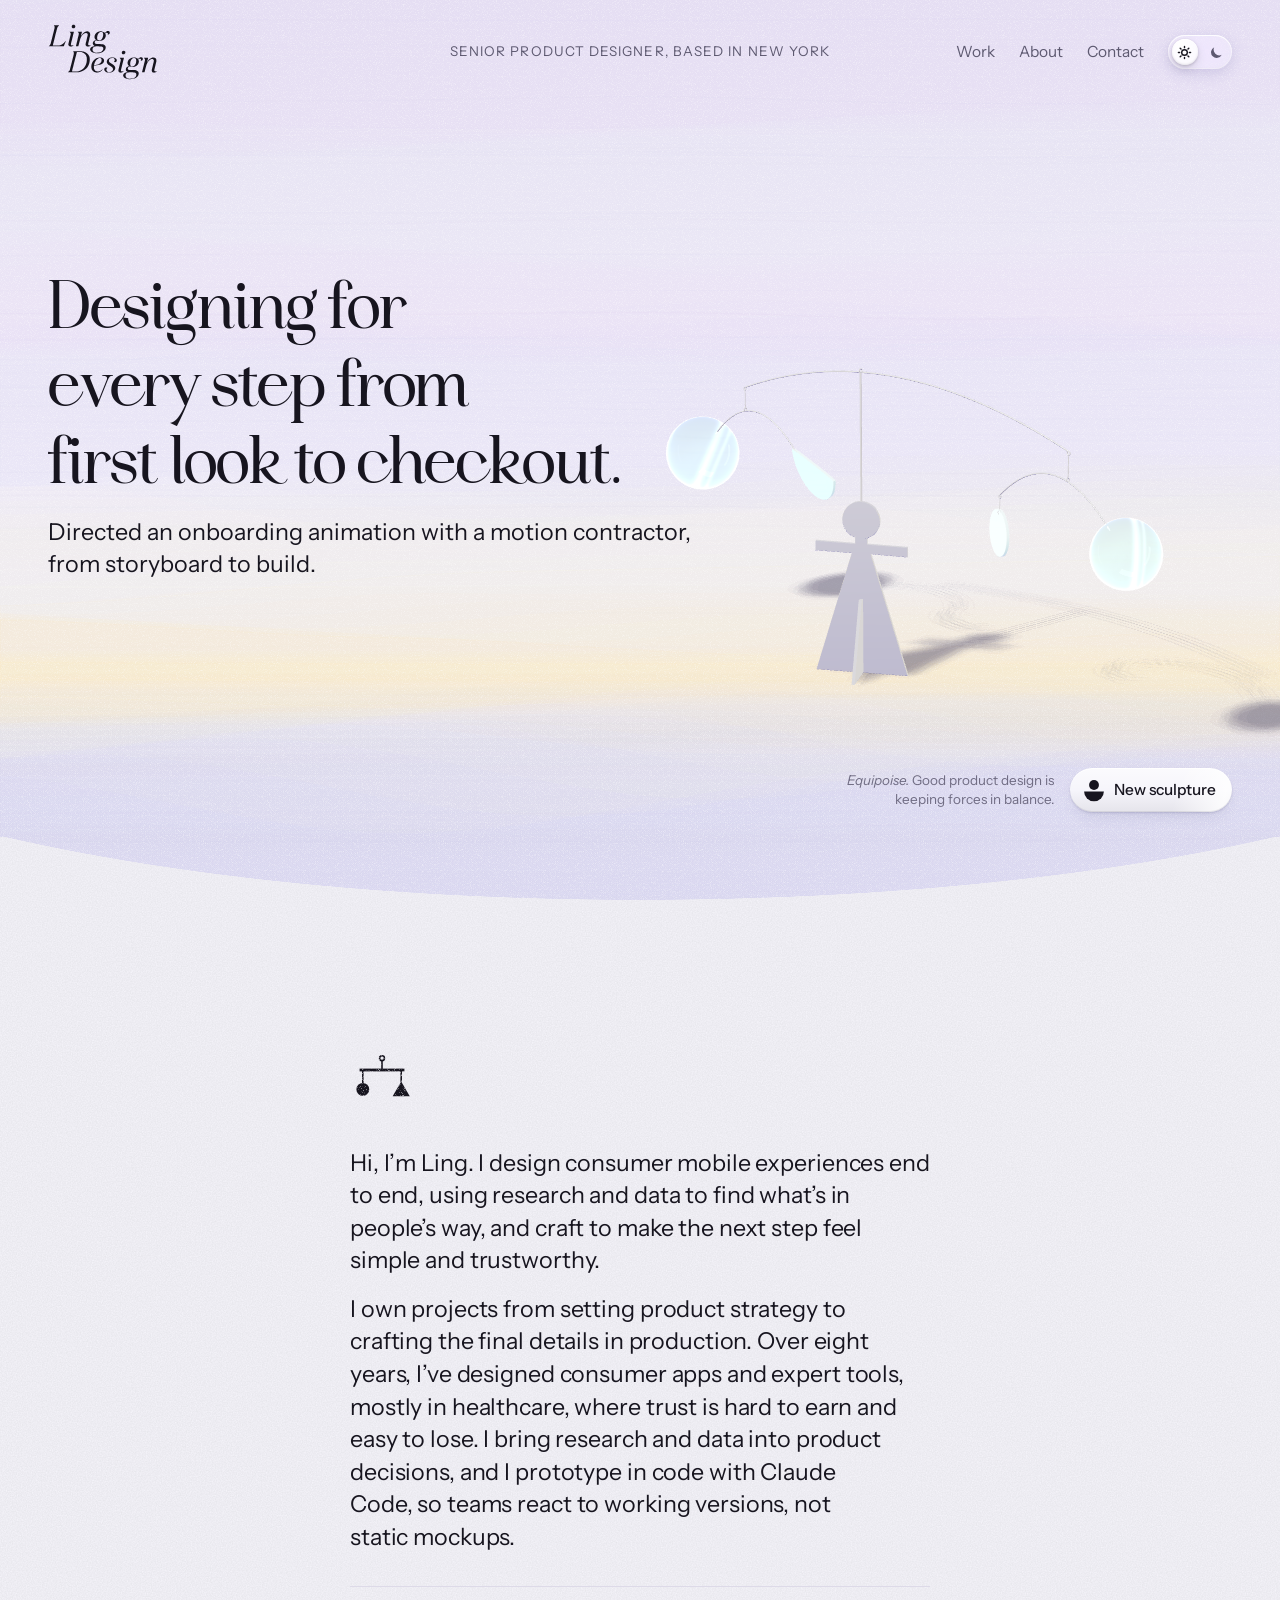
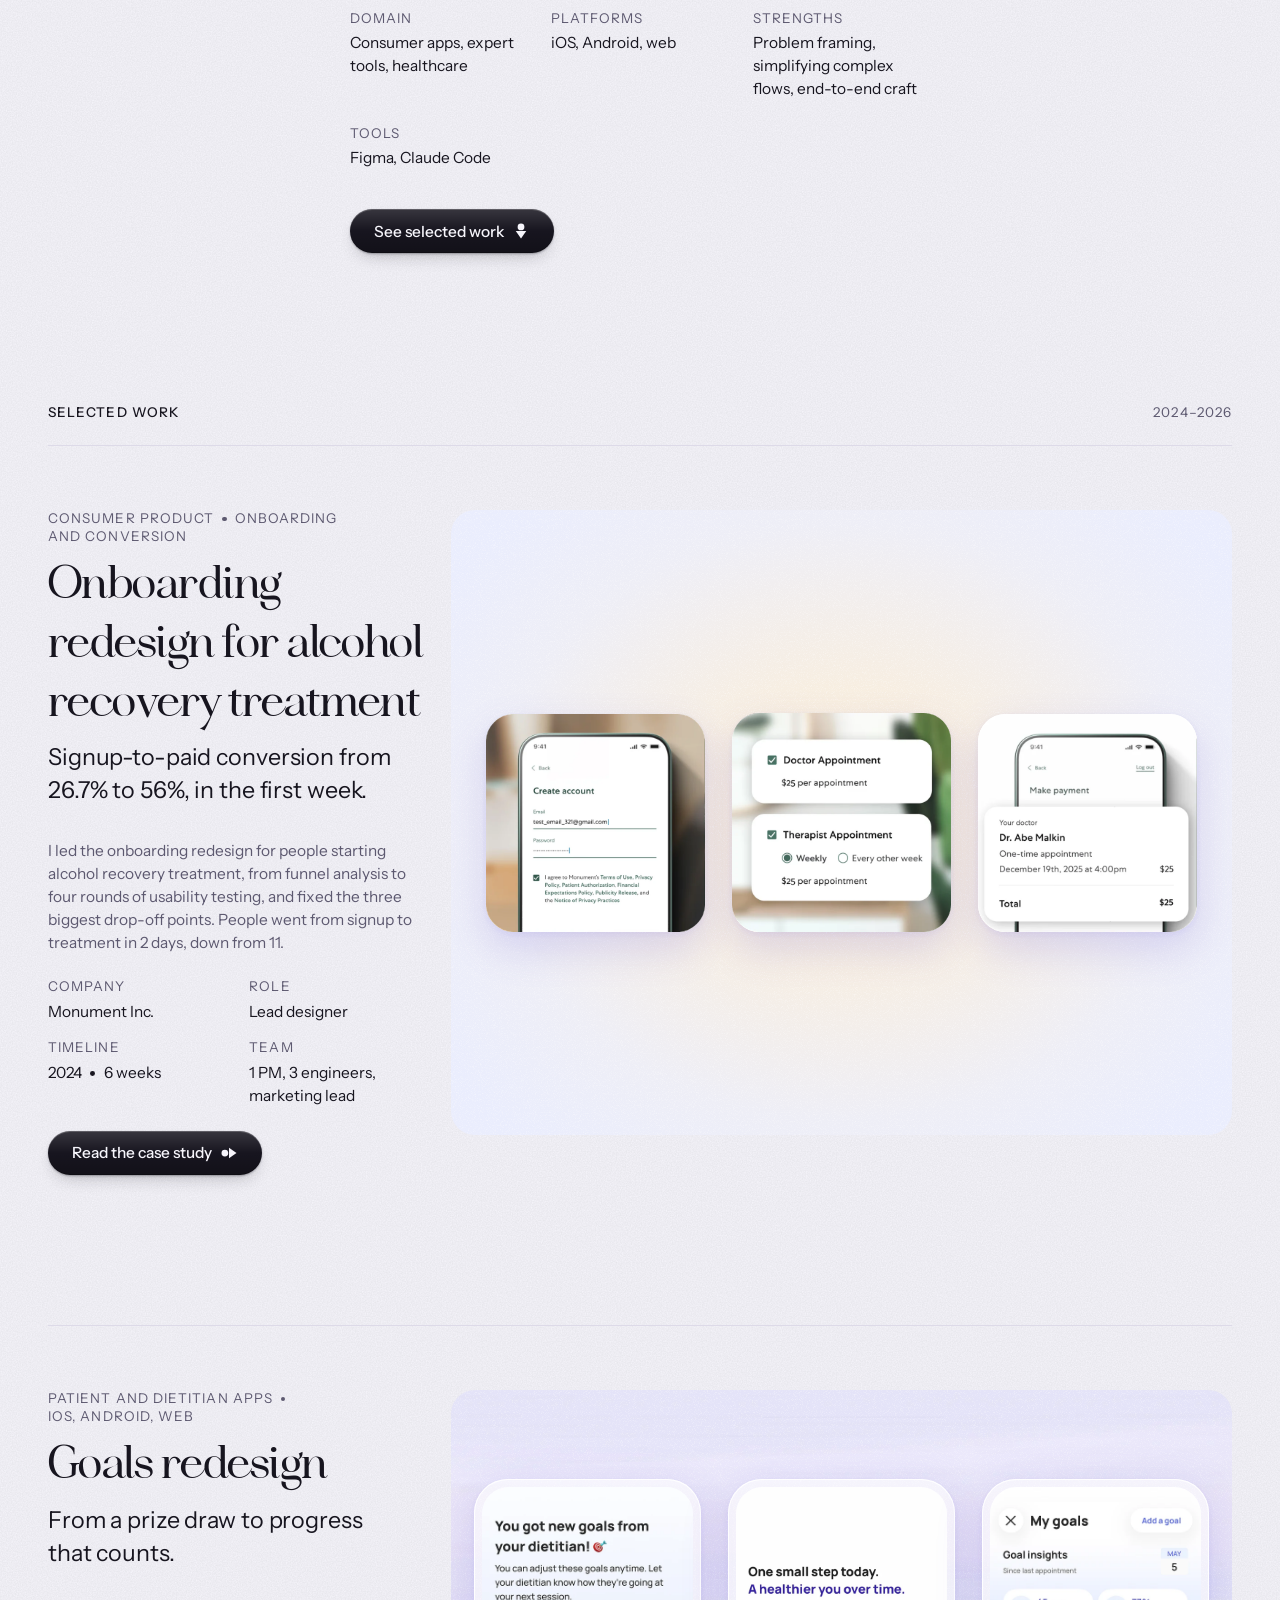
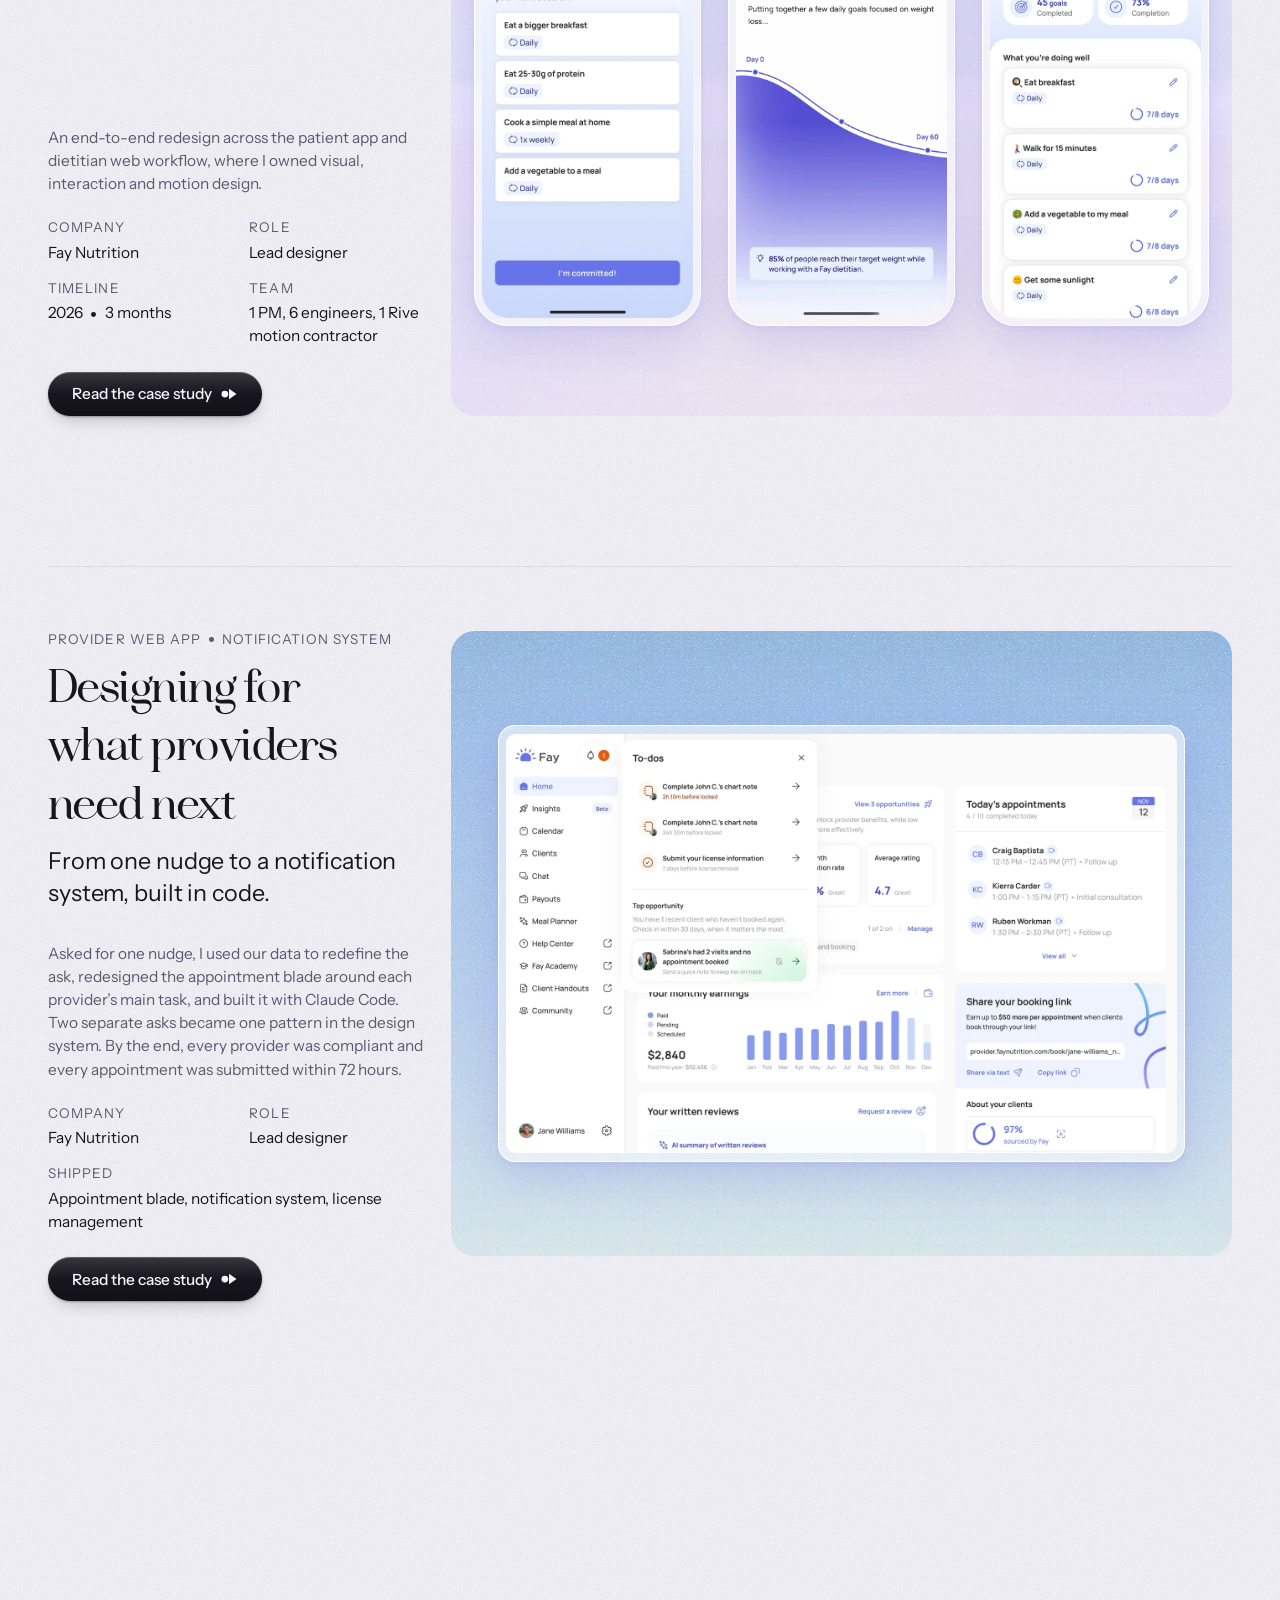
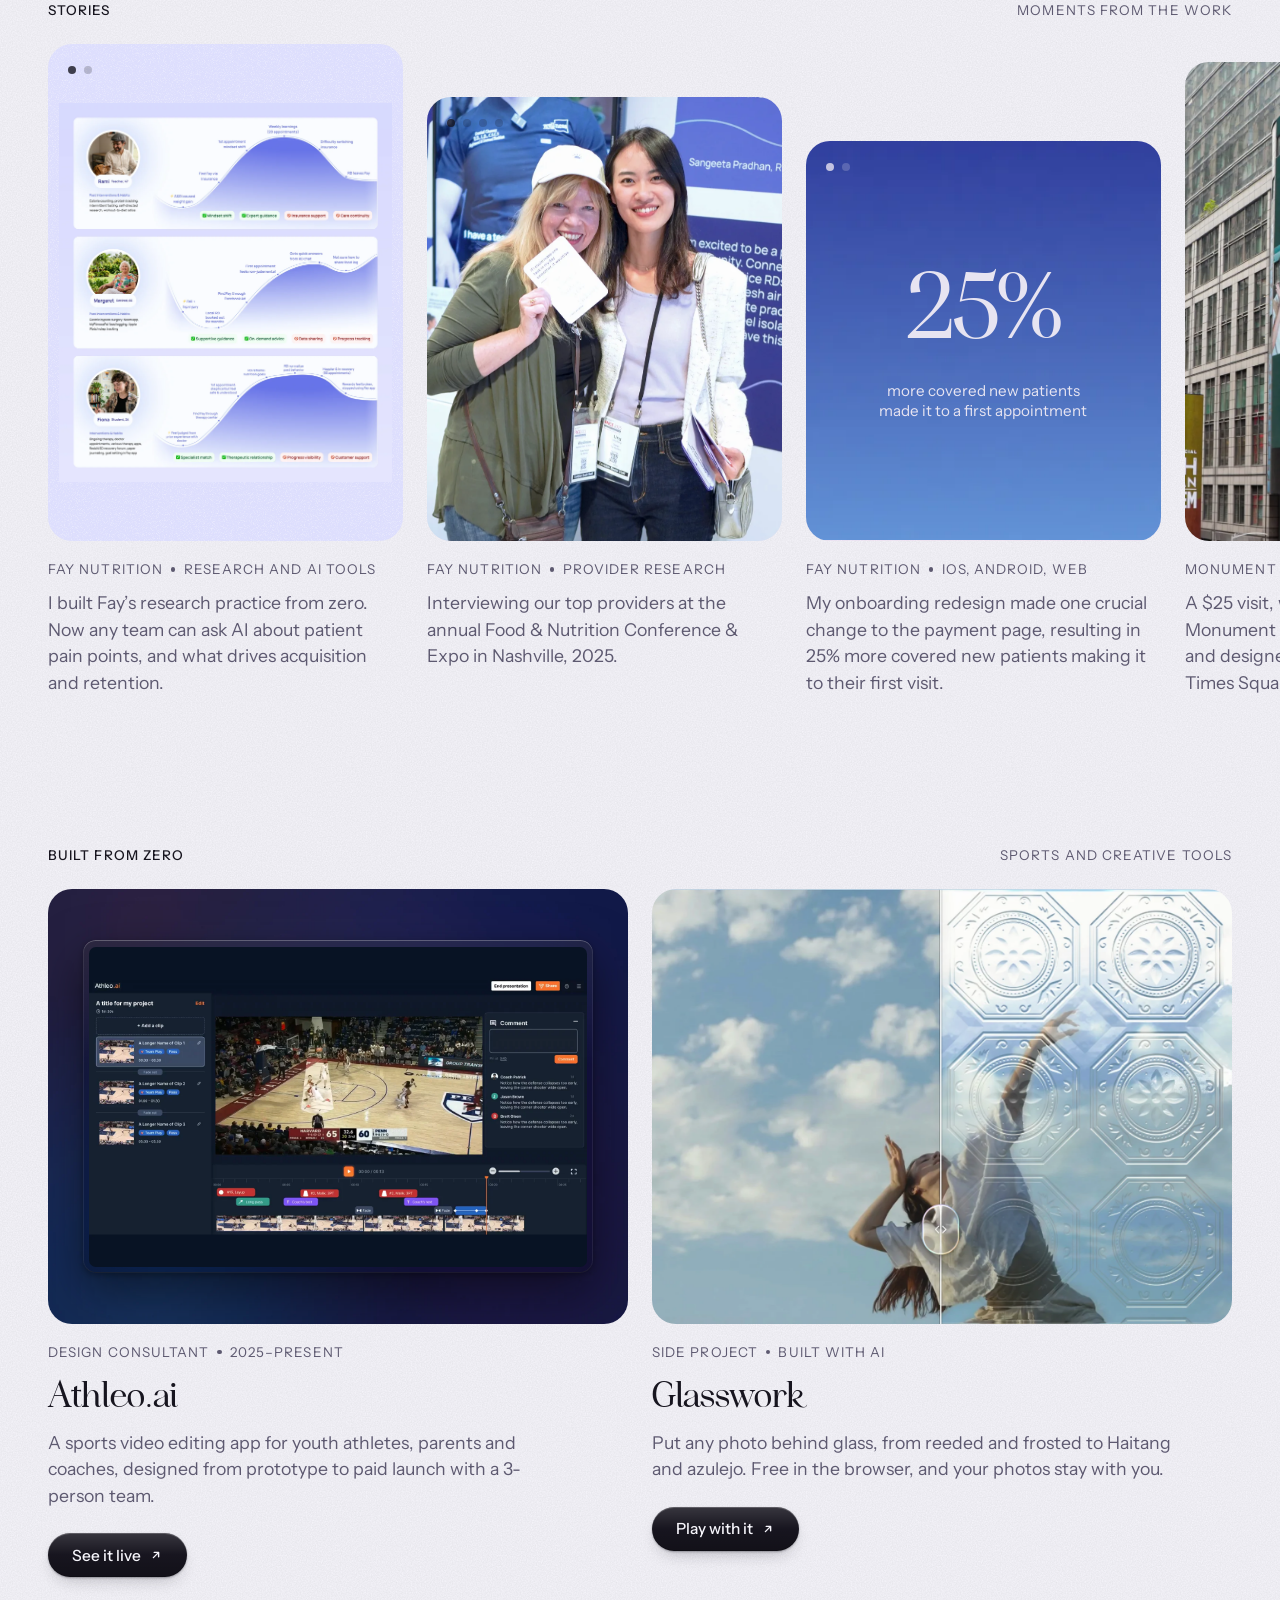
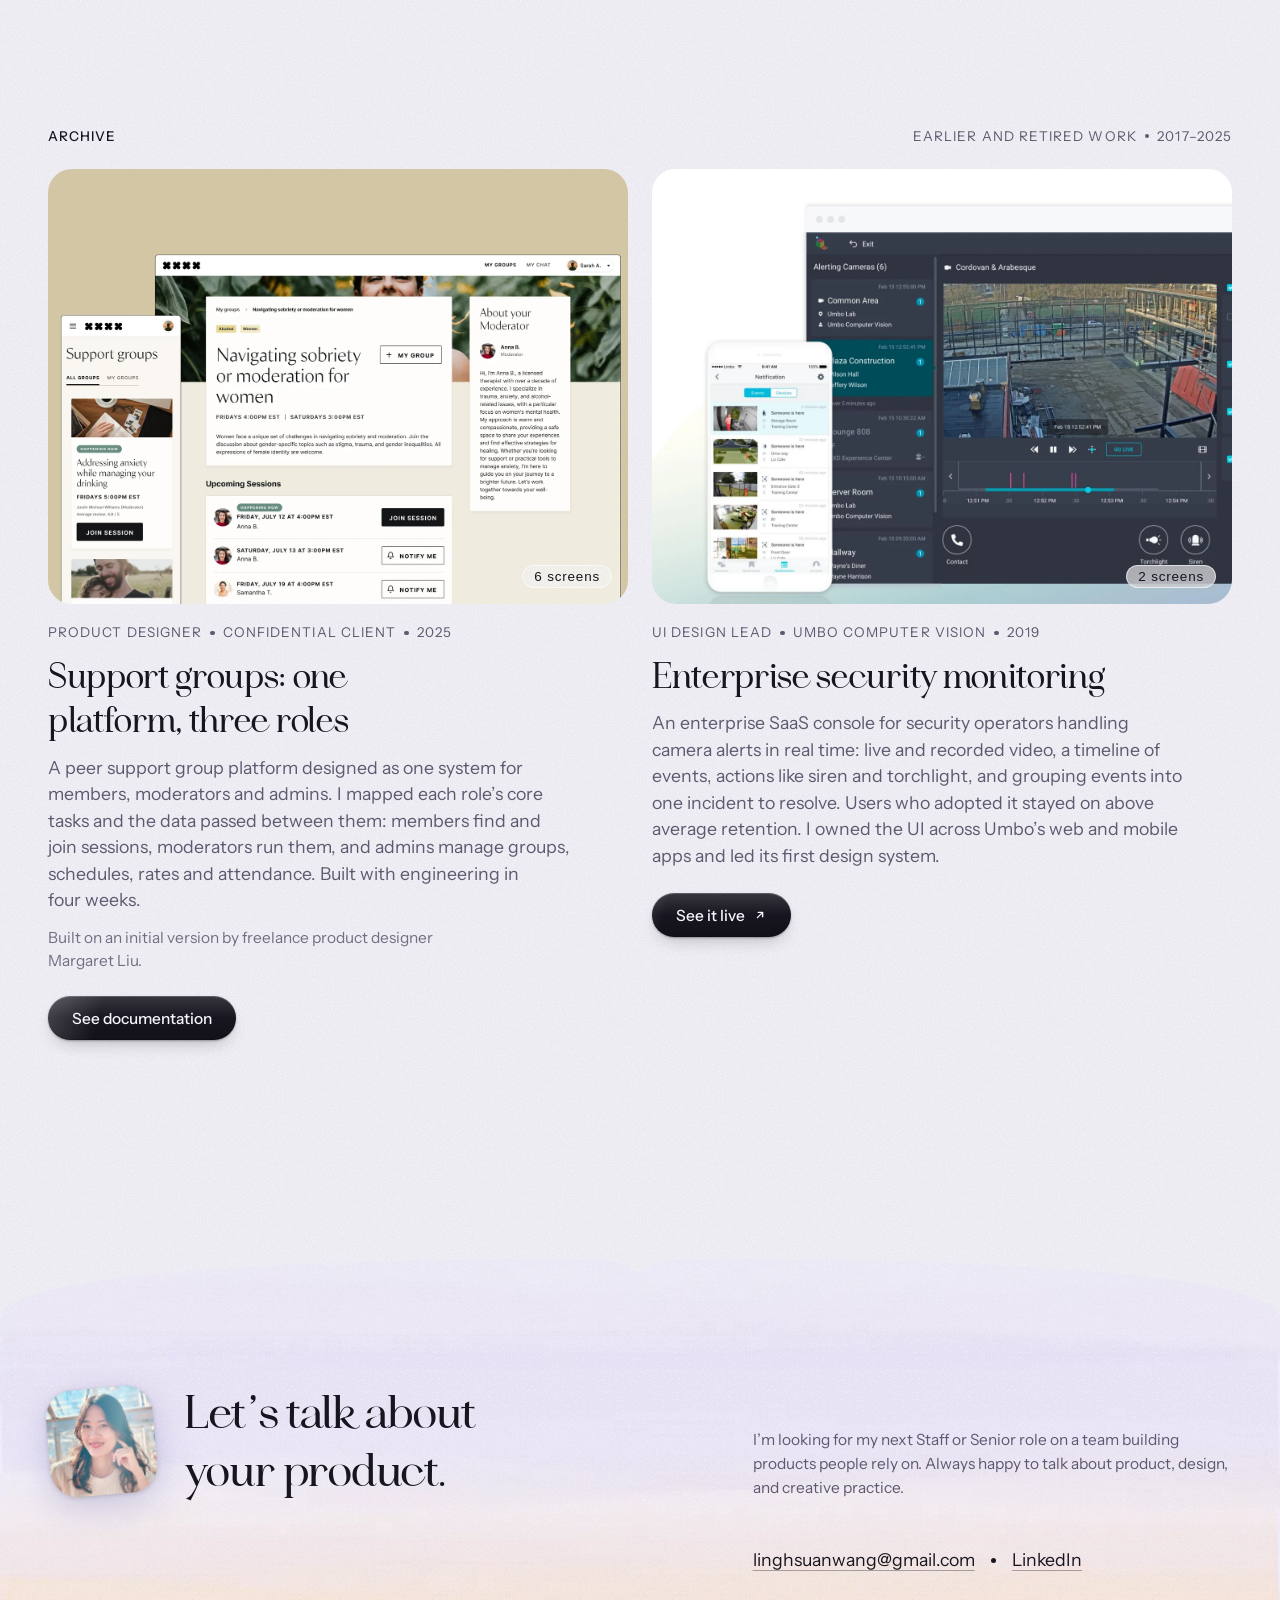
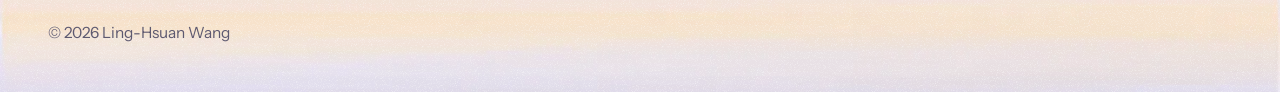
<file: docs/etsy/index.html>
<!doctype html>
<html lang="en">
<meta charset="utf-8">
<meta name="viewport" content="width=device-width,initial-scale=1,viewport-fit=cover">
<title>Ling-Hsuan Wang</title>
<meta name="robots" content="noindex, nofollow">
<script id="theme-boot">(function(){var t;try{t=localStorage.getItem("theme")}catch(e){}if(!t){var m=location.search.match(/[?&]theme=(dark|light)/);if(m)t=m[1]}if(t==="dark"||t==="light")document.documentElement.setAttribute("data-theme",t)})()</script>
<meta name="claude:viewport-fit-sides" content="cover">
<meta name="description" content="Ling-Hsuan Wang, senior product designer in New York. Consumer apps and expert tools. Selected work.">
<meta property="og:type" content="website">
<meta property="og:site_name" content="Ling Design">
<meta property="og:url" content="https://lingdesign.github.io/work/etsy/">
<meta property="og:title" content="Ling-Hsuan Wang · Designing for every step from first look to checkout">
<meta property="og:description" content="Senior product designer, based in New York. Selected work.">
<meta property="og:image" content="https://lingdesign.github.io/work/etsy/og.jpg">
<meta property="og:image:width" content="2400">
<meta property="og:image:height" content="1260">
<meta property="og:image:alt" content="“Designing for every step from first look to checkout.” Ling-Hsuan Wang, senior product designer, beside three screens from the Fay Goals redesign.">
<meta name="twitter:card" content="summary_large_image">
<link rel="icon" href="../assets/favicon.svg" type="image/svg+xml">
<link rel="icon" href="../assets/favicon-32.png" type="image/png" sizes="32x32">
<link rel="apple-touch-icon" href="../assets/apple-touch-icon.png">
<link rel="preload" href="../assets/vendor/three.min.js" as="script">
<link rel="preconnect" href="https://fonts.googleapis.com">
<link rel="preconnect" href="https://fonts.gstatic.com" crossorigin>
<link rel="stylesheet" href="https://fonts.googleapis.com/css2?family=Instrument+Sans:ital,wght@0,400..600;1,400..600&family=Newsreader:ital,opsz,wght@0,6..72,300..600;1,6..72,300..600&display=swap">
<style>
/* Idealist by Nicky Laatz, licensed webfont (Ling); inlined because the artifact host only serves fonts embedded in the page */
@font-face{font-family:"Idealist";font-style:normal;font-weight:400;font-display:swap;src:url([data-uri]) format("woff2")}
/* Layout: strict 4 / 8 / 12-column grid. Hero = one world: painted wall + floor, headline, live sculpture in front;
   each project = scannable facts (4 cols) beside one visual (8 cols). Spec lives in DESIGN.md. */
:root{
  /* color */
  --paper:#F6F5FB; --ink:#17151F; --ink-2:#5D5970; --sub:#6E6896;
  --cast-shadow:#5D5970; --b2-hi:rgba(255,255,255,.6); --b2-lo:rgba(29,28,46,.08); --b2-rim:rgba(255,255,255,.9); --b2-sheen:rgba(255,255,255,.8); --b2-drop:rgba(40,36,90,.16);   /* the sculpture's shadows, drawn at 50% on the floor: a shade darker than the purple world */ --line:#DDDAE8; --accent:#4A4FC8; --tbd:#B0563A;
  --frame-shadow:rgba(170,174,254,.45);
  /* hero world: low-contrast wall, a soft horizon, a slightly deeper floor */
  --w-base:#DADCF5; --w-1:#C5C4F2; --w-2:#FFE6A8; --w-3:#EEDDF6; --w-4:#BCC8F1; --w-5:#FFF0CC; --w-glow:rgba(255,230,170,.65); --grain:.5;
  /* type */
  /* Idealist (Nicky Laatz) for display; Newsreader holds its place until the licensed file is self-hosted */
  --display:"Idealist","Newsreader",Georgia,serif;
  --text:"Instrument Sans","Helvetica Neue",Arial,sans-serif;
  /* type scale: body 16px at 360px wide, ratio 1.2 → body 18px at 1440px, ratio 1.333; fluid in between. Seven styles, no others. */
  --fs-label:clamp(.8333rem, .8299rem + .0155vw, .8438rem);     /* step −1   13 → 13.5 */
  --fs-small:clamp(.9129rem, .8924rem + .0910vw, .9743rem);     /* step −½   14.6 → 15.6 */
  --fs-body:clamp(1rem, .9583rem + .1852vw, 1.125rem);           /* step 0    16 → 18 */
  --fs-lead:clamp(1.2rem, 1.1rem + .4444vw, 1.5rem);             /* step 1    19.2 → 24 */
  --fs-h2:clamp(1.728rem, 1.4152rem + 1.3903vw, 2.6665rem);      /* step 3    27.6 → 42.7 */
  --fs-h1:clamp(2.0736rem, 1.5797rem + 2.195vw, 3.5552rem);      /* step 4    33.2 → 56.9 */
  --fs-display:clamp(2.986rem, 1.8746rem + 4.9393vw, 6.32rem);   /* step 6    47.8 → 101 */
  --measure:62ch;
  /* space: 4px base, 8px rhythm */
  --paper-grain:url("data:image/svg+xml,%3Csvg xmlns='http://www.w3.org/2000/svg' width='220' height='220'%3E%3Cfilter id='p'%3E%3CfeTurbulence type='fractalNoise' baseFrequency='.8' numOctaves='3' stitchTiles='stitch'/%3E%3CfeColorMatrix values='0 0 0 0 0 0 0 0 0 0 0 0 0 0 0 0 0 0 .07 0'/%3E%3C/filter%3E%3Crect width='100%25' height='100%25' filter='url(%23p)'/%3E%3C/svg%3E");   /* paper: faint dark specks */
  --btn-hi:rgba(255,255,255,.14); --btn-lo:rgba(0,0,0,.22); --btn-rim:rgba(255,255,255,.2); --btn-sheen:rgba(255,255,255,.2); --btn-drop:rgba(23,21,31,.32);   /* matte dark metal */
  --tint:#ECEAFB;   /* a lilac wash for highlighted blocks */
  --s-1:4px; --s-2:8px; --s-3:12px; --s-4:16px; --s-5:24px; --s-6:32px; --s-7:48px; --s-8:64px; --s-9:96px;
  --section:clamp(6rem, 4.667rem + 5.926vw, 10rem);
  /* grid (phone first) */
  --cols:4; --gutter:16px; --margin:20px; --content:1312px;
  --radius:24px;
}
@media (min-width:640px){ :root{ --cols:8; --gutter:24px; --margin:32px } }
@media (min-width:1024px){ :root{ --cols:12; --gutter:24px; --margin:48px } }
@media (min-width:1440px){ :root{ --gutter:32px; --margin:64px } }
@media (prefers-color-scheme: dark){ :root:not([data-theme="light"]){
  --btn2-base:#2B2A40; --b2-hi:rgba(255,255,255,.12); --b2-lo:rgba(0,0,0,.28); --b2-rim:rgba(255,255,255,.16); --b2-sheen:rgba(255,255,255,.16); --b2-drop:rgba(0,0,0,.4);
  --tg-track:rgba(255,255,255,.07); --tg-hi:rgba(255,255,255,.22); --tg-rim:rgba(255,255,255,.12); --tg-drop:rgba(0,0,0,.35); --tg-thumb:rgba(255,255,255,.2); --tg-thumb-hi:rgba(255,255,255,.45);
    --paper:#1D1C2E; --ink:#E7E4F1; --ink-2:#A9A5B9; --sub:#C3CBF2; --cast-shadow:#0A1150; --line:#34324A; --accent:#AAAEFE; --tbd:#F0AF96;
  --frame-shadow:rgba(44,56,153,.55); --tint:rgba(231,228,241,.06); --btn-hi:rgba(255,255,255,.55); --btn-lo:rgba(29,28,46,.14); --btn-rim:rgba(255,255,255,.7); --btn-sheen:rgba(255,255,255,.75); --btn-drop:rgba(0,0,0,.45);   /* matte light metal */
  --paper-grain:url("data:image/svg+xml,%3Csvg xmlns='http://www.w3.org/2000/svg' width='220' height='220'%3E%3Cfilter id='p'%3E%3CfeTurbulence type='fractalNoise' baseFrequency='.8' numOctaves='3' stitchTiles='stitch'/%3E%3CfeColorMatrix values='0 0 0 0 1 0 0 0 0 1 0 0 0 0 1 0 0 0 .06 0'/%3E%3C/filter%3E%3Crect width='100%25' height='100%25' filter='url(%23p)'/%3E%3C/svg%3E");
  --w-base:#16216F; --w-1:#2E3A9E; --w-2:rgba(222,176,108,.30); --w-3:#3E3A78; --w-4:#141739; --w-5:#4B3F72; --w-glow:rgba(255,214,150,.14); --grain:.22;
  color-scheme:dark } }
:root[data-theme="dark"]{
  --btn2-base:#2B2A40; --b2-hi:rgba(255,255,255,.12); --b2-lo:rgba(0,0,0,.28); --b2-rim:rgba(255,255,255,.16); --b2-sheen:rgba(255,255,255,.16); --b2-drop:rgba(0,0,0,.4);
  --tg-track:rgba(255,255,255,.07); --tg-hi:rgba(255,255,255,.22); --tg-rim:rgba(255,255,255,.12); --tg-drop:rgba(0,0,0,.35); --tg-thumb:rgba(255,255,255,.2); --tg-thumb-hi:rgba(255,255,255,.45);
    --paper:#1D1C2E; --ink:#E7E4F1; --ink-2:#A9A5B9; --sub:#C3CBF2; --cast-shadow:#0A1150; --line:#34324A; --accent:#AAAEFE; --tbd:#F0AF96;
  --frame-shadow:rgba(44,56,153,.55); --tint:rgba(231,228,241,.06); --btn-hi:rgba(255,255,255,.55); --btn-lo:rgba(29,28,46,.14); --btn-rim:rgba(255,255,255,.7); --btn-sheen:rgba(255,255,255,.75); --btn-drop:rgba(0,0,0,.45);   /* matte light metal */
  --paper-grain:url("data:image/svg+xml,%3Csvg xmlns='http://www.w3.org/2000/svg' width='220' height='220'%3E%3Cfilter id='p'%3E%3CfeTurbulence type='fractalNoise' baseFrequency='.8' numOctaves='3' stitchTiles='stitch'/%3E%3CfeColorMatrix values='0 0 0 0 1 0 0 0 0 1 0 0 0 0 1 0 0 0 .06 0'/%3E%3C/filter%3E%3Crect width='100%25' height='100%25' filter='url(%23p)'/%3E%3C/svg%3E");
  --w-base:#16216F; --w-1:#2E3A9E; --w-2:rgba(222,176,108,.30); --w-3:#3E3A78; --w-4:#141739; --w-5:#4B3F72; --w-glow:rgba(255,214,150,.14); --grain:.22;
  color-scheme:dark }

*,*::before,*::after{box-sizing:border-box}
html{-webkit-text-size-adjust:100%}
body{margin:0;background:var(--paper) var(--paper-grain);color:var(--ink);
  font-optical-sizing:auto;-webkit-font-smoothing:antialiased;text-rendering:optimizeLegibility}
h1,h2,h3,p,dl,dd,ul,figure{margin:0}
ul{padding:0;list-style:none}
a{color:inherit}
:focus-visible{outline:2px solid var(--accent);outline-offset:3px;border-radius:4px}
.skip{position:absolute;left:-9999px}
.skip:focus{left:max(var(--margin), env(safe-area-inset-left,0px));top:8px;background:var(--paper);padding:8px 12px;z-index:20}

/* ── type system: seven styles. Idealist only for titles; everything else Instrument Sans. ── */
.headline,.cs-title,.site-foot h2,.p-head h3,.cs-next h2,.cs-sec h2,.cs-quote blockquote p{font-family:var(--display);font-weight:400;font-synthesis:none}
/* Display: the hero title */
.headline,.cs-title{font-size:min(var(--fs-display), 11.5vw);line-height:1.04;letter-spacing:-.012em}
/* Heading 1: project titles, the contact title */
.p-head h3,.site-foot h2,.cs-next h2{font-size:var(--fs-h1);line-height:1.1;letter-spacing:-.01em}
/* Heading 2: case-study section titles and the pull quote */
.cs-sec h2,.cs-quote blockquote p{font-size:var(--fs-h2);line-height:1.15;letter-spacing:-.008em}
/* Lead: the preface, each project's one-line thesis, the contact address */
.pre-text,.thesis,.cs-thesis{font-family:var(--text);font-size:var(--fs-lead);line-height:1.4;letter-spacing:-.005em;color:var(--ink)}
/* Body: running text */
body,.side{font-family:var(--text);font-size:var(--fs-body);line-height:1.5}
/* Small: values, nav, buttons, captions, the hero's supporting line */
.small,.nav,.btn,.pill,.cta,.spot-more p,.pre-facts dd,.dl dd,.p-facts > p,.cs-fig figcaption,.ph-note{font-size:var(--fs-small);line-height:1.5}
/* Label: uppercase eyebrows and field names */
.caps,.spot-tag,.section-head h2,.cs-kicker,.cs-quote figcaption,.pre-facts dt,.dl dt,.p-visual .tag{font-size:var(--fs-label);line-height:1.3;letter-spacing:.08em;text-transform:uppercase}

/* ── grid ── */
.wrap{max-width:calc(var(--content) + 2*var(--margin));margin-inline:auto;
  padding-left:max(var(--margin), env(safe-area-inset-left,0px));padding-right:max(var(--margin), env(safe-area-inset-right,0px))}
.grid{display:grid;grid-template-columns:repeat(var(--cols),minmax(0,1fr));column-gap:var(--gutter)}
.grid > *{min-width:0}

/* ── type roles ── */
.caps{text-transform:uppercase;color:var(--ink-2)}
.small{}
h1,h2,h3{text-wrap:balance}
p{text-wrap:pretty}
.tbd{color:var(--tbd);text-decoration:underline dashed 1px;text-underline-offset:3px}

/* ── header (lives inside the hero's grid) ── */
.mark{display:block;text-decoration:none;color:var(--ink);line-height:0}
.wordmark{height:44px;width:auto;display:block}
@media (min-width:1024px){ .wordmark{height:56px} }
.nav{display:flex;align-items:center;gap:var(--s-5)}
/* light / dark switch, desktop only: liquid glass. A frosted track (blur + saturate, a bright top edge, a faint rim) with a
   glass bead that springs across to the active side; sun and moon sit in the track. Follows the system until clicked,
   then remembers the choice for every page */
:root{--tg-track:rgba(255,255,255,.24); --tg-hi:rgba(255,255,255,.8); --tg-rim:rgba(255,255,255,.4); --tg-drop:rgba(70,60,150,.16); --tg-thumb:rgba(255,255,255,.78); --tg-thumb-hi:#fff}
.theme-tg{position:relative;flex:none;width:64px;height:34px;padding:0;border:0;border-radius:999px;cursor:pointer;color:var(--ink-2);
  background:var(--tg-track);-webkit-backdrop-filter:blur(14px) saturate(180%);backdrop-filter:blur(14px) saturate(180%);
  box-shadow:inset 0 1px 0 var(--tg-hi),inset 0 0 0 1px var(--tg-rim),inset 0 -1px 1px rgba(0,0,0,.04),0 4px 14px var(--tg-drop);
  display:grid;grid-template-columns:1fr 1fr;place-items:center}
.theme-tg svg{position:relative;z-index:1;width:15px;height:15px;transition:color .3s}
.theme-tg .tg-bead{position:absolute;top:4px;left:4px;width:26px;height:26px;border-radius:50%;
  background:radial-gradient(120% 120% at 32% 22%,var(--tg-thumb-hi),var(--tg-thumb) 60%);
  box-shadow:inset 0 1px 0 var(--tg-thumb-hi),inset 0 -1px 2px rgba(0,0,0,.08),0 1px 3px rgba(23,21,31,.2),0 4px 10px rgba(23,21,31,.12)}
.theme-tg.ready .tg-bead{transition:transform .5s cubic-bezier(.3,1.45,.5,1)}
.theme-tg[aria-pressed="true"] .tg-bead{transform:translateX(30px)}
.theme-tg[aria-pressed="false"] .tg-sun,.theme-tg[aria-pressed="true"] .tg-moon{color:var(--ink)}
.theme-tg:focus-visible{outline:2px solid var(--accent);outline-offset:3px}
@media (max-width:1023px){ .theme-tg{display:none} }
@media (prefers-reduced-motion: reduce){ .theme-tg .tg-bead{transition:none!important} }
.nav a{text-decoration:none;color:var(--ink-2)}
.nav a:hover{color:var(--ink)}

/* ── hero: one world ──
   Stacking inside .hero:  world (0)  →  headline (1)  →  sculpture canvas (2)  →  paragraph, header, controls (3).
   The grid container itself is not positioned, so its children share the hero's stacking order with the canvas. */
.hero{position:relative;isolation:isolate;overflow:hidden;
  /* the bottom edge is a shallow arc, lowest in the middle, leading the eye down into the preface */
  /* drawn as one wide ellipse (75% of the width, so it meets the sides at a slant) rather than two squashed corners,
     which bent sharply at the edges and ran flat across the middle */
  --arc:clamp(28px, 5vw, 72px);--ry:calc(var(--arc) * 3.93);display:flex;
  -webkit-mask:linear-gradient(#000 0 0) top / 100% calc(100% - var(--arc) + 1px) no-repeat,radial-gradient(ellipse 75% var(--ry) at 50% calc(100% - var(--ry)),#000 calc(100% - 1.5px),transparent 100%);
  mask:linear-gradient(#000 0 0) top / 100% calc(100% - var(--arc) + 1px) no-repeat,radial-gradient(ellipse 75% var(--ry) at 50% calc(100% - var(--ry)),#000 calc(100% - 1.5px),transparent 100%);
  min-height:max(600px, min(100svh, 1000px));background:var(--w-base);
  --hz:84%}
.world{position:absolute;inset:0;z-index:0;pointer-events:none;overflow:hidden;background:var(--w-base)}
/* watercolor field: a few broad horizontal purple washes (see paintWorld); one butter-yellow stroke marks the horizon the sculpture stands on */
.world canvas{position:absolute;left:0;width:100%;display:block}
.wash{top:0;height:100%}
.ground{top:calc(var(--hz, 84%) - 75%);height:150%}   /* 1.5 × hero tall; its midline (75% of the hero's height down) is the horizon */
.world::after,.cover::after,.site-foot::after{content:"";position:absolute;inset:0;opacity:var(--grain);mix-blend-mode:screen;
  background-image:url("data:image/svg+xml,%3Csvg xmlns='http://www.w3.org/2000/svg' width='240' height='240'%3E%3Cfilter id='n'%3E%3CfeTurbulence type='fractalNoise' baseFrequency='1.15' numOctaves='2' stitchTiles='stitch'/%3E%3CfeColorMatrix values='0 0 0 0 1 0 0 0 0 1 0 0 0 0 1 2.4 0 0 0 -1.2'/%3E%3C/filter%3E%3Crect width='100%25' height='100%25' filter='url(%23n)'/%3E%3C/svg%3E")}
.stage3d{position:absolute;inset:0;z-index:2;width:100%;height:100%;border:0;display:block;color-scheme:light dark;opacity:0;transition:opacity 1.1s cubic-bezier(.2,.7,.2,1)}
.stage3d.ready{opacity:1}   /* hidden until the sculpture has its layout, light and backdrop, then fades in once */
@media (prefers-reduced-motion: reduce){ .stage3d{transition:none} }   /* the system's scheme, like the sculpture page inside, so a frame never paints an opaque backdrop when the visitor picks the other look */

.hero-grid{flex:1;width:100%;padding-block:var(--s-5) calc(var(--s-5) + var(--arc));grid-template-rows:auto 1fr auto auto var(--s-7) auto}
.hero-grid > *{position:relative;z-index:3}
.hero-grid > .headline{z-index:1}
/* top bar: wordmark left, role line centred on the page, nav right (desktop). Phones: role line top right, nav moves to the bottom row. */
.top > *{position:relative;z-index:3}   /* phones unwrap .top, so its children need their own layer above the sculpture */
.top{grid-row:1;grid-column:1 / -1;display:grid;grid-template-columns:1fr auto 1fr;align-items:center;column-gap:var(--s-5)}
.top .mark{grid-column:1;justify-self:start}
.top .role{grid-column:2;margin:0;white-space:nowrap;text-align:center}
.top .nav{grid-column:3;justify-self:end}
.role-short{display:none}
@media (max-width:1279px){ .role-long{position:absolute;width:1px;height:1px;overflow:hidden;clip:rect(0 0 0 0);white-space:nowrap} .role-short{display:inline} }
/* small marks drawn from the balance icons: a true circle for separators, and a pin that is the hanging disc turned upright */
.dot{display:inline-block;width:.32em;height:.32em;border-radius:50%;background:currentColor;vertical-align:.1em;margin:0 .55em}
.caps .dot,.spot-tag .dot{vertical-align:.17em;margin:0 .6em}
.loc,.nw{white-space:nowrap}
@media (max-width:639px){ .role .hc{display:none} .wordmark{height:38px} }   /* phones: one line beside the wordmark */
.pin{display:inline-block;height:.72em;width:auto;fill:currentColor;vertical-align:0;margin:0 .5em}   /* the separator dot on a hairline stem, cap height tall */
.sr{position:absolute;width:1px;height:1px;overflow:hidden;clip:rect(0 0 0 0);white-space:nowrap}
.role{color:var(--ink-2)}
.headline{grid-row:3;grid-column:1 / -1;pointer-events:none}
/* the title stays still; underneath, what care and for whom appear one by one, then stay */
.headline .lead,.headline .rest{display:block}
.hero-sub{grid-row:4;grid-column:1 / -1;padding-top:var(--s-4)}
@media (min-width:768px){ .hero-sub .side{font-size:var(--fs-lead);line-height:1.4} }   /* iPad and up: one step bigger, so it holds its own under the display title */
/* One button: ink fill, paper text, medium weight, full pill. Used for every action on the page.
   Finish: matte metal. Lit from the top, a little shade at the bottom, an inner rim and a soft drop shadow so it reads as
   pressable. A soft sheen (--sx) moves across it as the button travels up the screen while you scroll, follows the
   mouse on hover, and leans with the phone on Android (iPhone asks permission for tilt, so we don't). Reduced motion: still. */
.pill,.btn,.cta{width:max-content;max-width:100%;justify-self:start;display:inline-flex;align-items:center;justify-content:center;gap:var(--s-2);flex:none;min-height:44px;padding:0 var(--s-5);
  border:0;border-radius:999px;color:var(--paper);font-family:var(--text);font-weight:500;text-decoration:none;cursor:pointer;
  background:linear-gradient(105deg,transparent 40%,var(--btn-sheen) 50%,transparent 60%) var(--sx,35%) 0 / 300% 100% no-repeat,
             linear-gradient(180deg,var(--btn-hi),transparent 50%,var(--btn-lo)),var(--ink);
  box-shadow:inset 0 1px 0 var(--btn-rim),inset 0 -1px 0 var(--btn-lo),0 1px 2px var(--btn-drop),0 8px 18px -8px var(--btn-drop);
  transition:transform .15s,box-shadow .15s}
.pill:hover,.btn:hover,.cta:hover{transform:translateY(-1px);box-shadow:inset 0 1px 0 var(--btn-rim),inset 0 -1px 0 var(--btn-lo),0 2px 3px var(--btn-drop),0 12px 22px -8px var(--btn-drop)}
.pill:active,.btn:active,.cta:active{transform:translateY(1px);box-shadow:inset 0 1px 0 var(--btn-rim),inset 0 -1px 0 var(--btn-lo),0 1px 1px var(--btn-drop)}
.pill svg,.cta svg{width:18px;height:18px;flex:none}
.bi{fill:currentColor;overflow:visible}   /* balance-set icons in buttons */
/* secondary button: the same metal, inverted, so it never outweighs a primary (light on light pages, dark on dark) */
.btn.btn-2{color:var(--ink);
  --btn-hi:var(--b2-hi); --btn-lo:var(--b2-lo); --btn-rim:var(--b2-rim); --btn-sheen:var(--b2-sheen); --btn-drop:var(--b2-drop);
  background:linear-gradient(105deg,transparent 40%,var(--btn-sheen) 50%,transparent 60%) var(--sx,35%) 0 / 300% 100% no-repeat,
             linear-gradient(180deg,var(--btn-hi),transparent 50%,var(--btn-lo)),var(--btn2-base,#F6F5FB)}
.hero-foot{grid-row:6;grid-column:1 / -1;display:flex;align-items:center;justify-content:space-between;gap:var(--s-4)}
.hero-foot .study{margin:0;max-width:19em;text-align:right;font-size:var(--fs-label);line-height:1.4;color:var(--ink-2);opacity:.85}   /* Label size, sentence case: the one caption on the page */
.hero-foot .study i{font-style:italic}
.hero-foot .tools{display:flex;align-items:center;gap:var(--s-4);margin-left:auto}
.icon-btn{width:44px;height:44px;min-height:44px;padding:0;display:inline-flex;align-items:center;justify-content:center;gap:var(--s-2);border-radius:999px}
.icon-btn .btn-text{position:absolute;width:1px;height:1px;overflow:hidden;clip:rect(0 0 0 0);white-space:nowrap}   /* phones: icon only, label kept for screen readers */
@media (min-width:640px){ .icon-btn{width:auto;padding:0 var(--s-4) 0 var(--s-3)} .icon-btn .btn-text{position:static;width:auto;height:auto;overflow:visible;clip:auto} }
.icon-btn .rocker{width:24px;height:24px;fill:currentColor;overflow:visible}
@media (max-width:639px){
  .hero-grid{grid-template-rows:auto 1fr auto auto var(--s-7) auto}
  /* a little shorter than the screen, so the nav sits well above the fold and the next section peeks in;
     the sculpture's horizon follows the title up (see sendLayout) */
  .hero{min-height:max(540px, min(calc(100svh - 64px), 1000px))}
  .top{display:contents}
  .top .mark{grid-row:1;grid-column:1 / span 2;align-self:center}
  .top .role{grid-row:1;grid-column:3 / -1;justify-self:end;align-self:center;text-align:right}
  .hero-grid{padding-bottom:var(--s-7)}   /* the nav sits well clear of the fold */
  .top .nav{grid-row:6;grid-column:1 / -1;justify-self:center;align-self:center;gap:0;font-size:var(--fs-body);line-height:1.5}
  .top .nav a{color:var(--ink);padding-block:var(--s-2)}   /* full ink: this is the page's main navigation on phones */
  .top .nav a + a::before{content:"";display:inline-block;width:.3em;height:.3em;border-radius:50%;background:var(--ink-2);vertical-align:.18em;margin:0 .9em}
  #regen{display:none}   /* phones: a centred nav owns the bottom row; tapping the sculpture still stirs it */
  .hero-foot{pointer-events:none} .hero-foot > *{pointer-events:auto}   /* the nav shares the bottom row */
  .hero-foot .study{display:none}   /* 3. phones: the credit competes with the title; the icon button stays */
}
/* landscape frame (matches layoutFor() in sculpture.html): text holds the left, sculpture the right */
@media (min-width:640px) and (min-aspect-ratio:23/20){
  .hero-grid{grid-template-rows:auto 1fr auto auto 1fr auto}
  .headline{grid-column:1 / span 9}
}

/* ── preface: a quiet page between the title and the work, like the opening of a book ── */
.preface{padding-top:var(--section)}
/* scroll reveal: as a block scrolls into view it fades in and rises a little. Blocks that arrive together go in reading
   order, 90ms apart. Set up by script (no script, or reduced motion: everything is simply there). */
html .rv{opacity:0;transform:translateY(24px);transition:opacity var(--rv-t,.8s) cubic-bezier(.2,.7,.2,1) var(--rv-d,0ms),transform calc(var(--rv-t,.8s) + .1s) cubic-bezier(.2,.7,.2,1) var(--rv-d,0ms)}
html .preface .pre.rv,html .project > .rv{--rv-t:1s} html .project > .p-visual.rv{--rv-t:1.3s}
html .rv.rv-in{opacity:1;transform:none}
.pre{grid-column:1 / -1;display:flex;flex-direction:column;align-items:flex-start;gap:var(--s-6)}
.pre-icon{width:64px;height:64px;color:var(--ink);flex:none}
.pre-text{max-width:var(--measure);text-wrap:pretty}
/* sides of care: one short line at a time (label + line), with round dots to jump between them.
   Without the script, or with reduced motion, all four simply show as a list. */
.pre-facts{position:relative;align-self:stretch;display:grid;grid-template-columns:repeat(2,minmax(0,1fr));gap:var(--s-5) var(--gutter);padding-top:var(--s-5)}
.pre-facts::before{content:"";position:absolute;left:0;right:0;top:0;height:1px;background:var(--line);transform-origin:left center}   /* the rule above the facts */
html .rv .pre-facts::before{transform:scaleX(0)}
html .rv.rv-in .pre-facts::before{transform:none;transition:transform 1.1s cubic-bezier(.6,0,.2,1) .1s}   /* draws left to right as the intro fades in */
.pre-facts div{display:flex;flex-direction:column;gap:var(--s-1)}
.pre-facts div:last-child:nth-child(odd){grid-column:1 / -1}   /* phones: an odd last field takes the full row instead of sitting alone */
.pre-facts dt{text-transform:uppercase;color:var(--ink-2)}
.pre-facts dd{}
/* sides of care, under the hero title: one sentence at a time, moving up like a list.
   On each change the current line rises a little and dissolves, and the next rises into place from just below while it
   fades in. Only one sentence is ever visible. Without the script, or with reduced motion, all show as a plain list. */
.sides-list{display:flex;flex-direction:column;gap:var(--s-2);margin:0;padding:0;list-style:none}
.side{color:var(--ink)}
.sides.rotating .sides-list{display:grid;grid-template-columns:minmax(0,1fr)}
.hero-sub .sides-list{max-width:56ch}
.sides.rotating .side{grid-area:1 / 1;opacity:0;transform:translateY(.7em);
  transition:transform 1.2s cubic-bezier(.3,0,.15,1) .25s,opacity 1.1s cubic-bezier(.3,0,.15,1) .25s}
.sides.rotating .side:not(.on){pointer-events:none}
.sides.rotating .side.on{opacity:1;transform:none}
.sides.rotating .side.prev{opacity:0;transform:translateY(-.7em);transition-duration:.9s,.7s;transition-delay:0s}
.sides.settling .side{transition:none!important}
/* on arrival the first sentence slides in from the left and fades in, alongside the title drawing itself; the rotation then carries on */
@keyframes side-in{from{opacity:0;transform:translateX(calc(min(48px, 6vw) * -1))}}
.headline.entering{animation:side-in 1.4s cubic-bezier(.2,.7,.2,1) .35s both}
.sides.entering .side.on{animation:side-in 1.4s cubic-bezier(.2,.7,.2,1) .75s both}   /* the first line follows the title by 400ms, on the same path */
.headline.waiting{opacity:0}
.pre-copy{display:flex;flex-direction:column;gap:var(--s-4)}   /* paragraph to paragraph: 16px */
.pre .pill{margin-top:var(--s-2)}
@media (min-width:640px){ .pre{grid-column:2 / span 6} .pre-facts{grid-template-columns:repeat(3,minmax(0,1fr))} .pre-facts div:last-child:nth-child(odd){grid-column:auto} }
@media (min-width:1024px){ .pre{grid-column:4 / span 6} }

/* ── work ── */
.work{padding-block:var(--section)}
.section-head{align-items:baseline;row-gap:var(--s-2);padding-bottom:var(--s-5)}
.section-head h2{grid-column:1 / -1;margin:0;font-family:var(--text);font-weight:500;color:var(--ink)}   /* a label that names the section */
.section-head p{grid-column:1 / -1}
@media (min-width:640px){ .section-head h2{grid-column:1 / span 6} .section-head p{grid-column:7 / -1;text-align:right} }
@media (min-width:1024px){ .section-head h2{grid-column:1 / span 8} .section-head p{grid-column:9 / -1} }

.projects{display:flex;flex-direction:column}
.projects .project:last-child{padding-bottom:0}   /* the section's own padding ends the list */
.project{border-top:1px solid var(--line);padding-block:var(--s-7) var(--s-9);
  grid-template-areas:"head head head head" "visual visual visual visual" "facts facts facts facts";row-gap:var(--s-5)}
.p-head{grid-area:head;display:flex;flex-direction:column;gap:var(--s-3)}
.p-head .caps{margin-bottom:calc(var(--s-2) - var(--s-3))}
/* card labels: a shorter version on phones */
.sm-only{display:none}
@media (max-width:639px){ .lg-only{display:none} .sm-only{display:inline} .p-head .thesis{display:none} }   /* phones: no case study subtitle */
.p-head h3{}

.p-visual{grid-area:visual;display:block;position:relative;aspect-ratio:5/4;max-width:100%;border-radius:var(--radius);overflow:hidden;text-decoration:none}
.p-visual img{display:block;width:100%;height:100%;object-fit:cover}
.p-visual:hover img{transform:scale(1.015)}
.p-visual img{transition:transform .4s cubic-bezier(.2,.7,.2,1)}
.p-facts{grid-area:facts;display:flex;flex-direction:column;gap:var(--s-5)}
.p-facts > p{max-width:var(--measure);color:var(--ink-2)}   /* the summary steps back so title and thesis lead */
.dl{display:grid;grid-template-columns:repeat(2,minmax(0,1fr));gap:var(--s-4) var(--gutter)}
.dl div{display:flex;flex-direction:column;gap:var(--s-1)}
.dl dt{text-transform:uppercase;color:var(--ink-2)}
.dl dd{}
.dl .wide{grid-column:1 / -1}
.cta{align-self:flex-start}

@media (min-width:640px){
  .project{grid-template-areas:
    "head head head head head head . ."
    "visual visual visual visual visual visual visual visual"
    "facts facts facts facts facts facts facts facts"}
  .p-facts{display:grid;grid-template-columns:repeat(8,minmax(0,1fr));column-gap:var(--gutter);row-gap:var(--s-5)}
  .p-facts > p{grid-column:1 / span 4}
  .p-facts .dl{grid-column:5 / -1}
  .p-facts .cta{grid-column:1 / -1}
}
@media (min-width:1024px){
  .project{padding-block:var(--s-8) var(--section);row-gap:var(--s-6);
    grid-template-areas:
    "head head head head visual visual visual visual visual visual visual visual"
    "facts facts facts facts visual visual visual visual visual visual visual visual";
    grid-template-rows:auto 1fr}
  .p-facts{display:flex;flex-direction:column;justify-content:flex-end;gap:var(--s-5)}
}

/* placeholder art for projects without exported visuals yet */
.grain::before{content:"";position:absolute;inset:0;pointer-events:none;opacity:.35;mix-blend-mode:soft-light;
  background-image:url("data:image/svg+xml,%3Csvg xmlns='http://www.w3.org/2000/svg' width='160' height='160'%3E%3Cfilter id='n'%3E%3CfeTurbulence type='fractalNoise' baseFrequency='.9' numOctaves='2' stitchTiles='stitch'/%3E%3C/filter%3E%3Crect width='100%25' height='100%25' filter='url(%23n)'/%3E%3C/svg%3E")}
/* ── project cover: phones on the hero's watercolor ──
   Three equal phones in a row, centred vertically, never overlapping or cropped. The stage is a size container,
   so phone size and gaps follow the cover's own width. The animated screen sits in the middle to anchor the row. */
.cover{background:#E7E4FA url(../assets/goals/cover-bg.webp) center / cover no-repeat;--grain:.45}
/* images arrive softly: a 20px preview inlined in the page (--lq, from tools/lqip.py) shows at once, blurred;
   the full image sharpens into focus when it lands. Without the script, images simply load over the preview. */
img.lq{background:var(--lq) center / 100% 100% no-repeat}
img.lq.loading{filter:blur(12px)}
img.lq.landed{transition:filter .7s ease,transform .6s cubic-bezier(.2,.7,.2,1)}   /* keep the hover glide */
.cover::after{z-index:0}   /* grain stays on the background, under the phones */
.cover-goals{aspect-ratio:5/4}
.stage{position:absolute;inset:0;container-type:size;z-index:1;display:flex;align-items:center;justify-content:center;gap:3.5%}   /* % of the stage itself (cqw on the container would read the window) */
.phone{--w:min(29cqw, 39cqh);position:relative;flex:none;width:var(--w);padding:calc(var(--w) * .035);
  border-radius:calc(var(--w) * .15);background:rgba(255,255,255,.55);
  box-shadow:inset 0 0 0 1px rgba(255,255,255,.9), 0 calc(var(--w) * .06) calc(var(--w) * .2) rgba(104,92,214,.22), 0 2px 6px rgba(104,92,214,.08);
  transition:transform .6s cubic-bezier(.2,.7,.2,1)}
.phone img,.phone video{display:block;width:100%;height:auto;aspect-ratio:464/950;object-fit:cover;border-radius:calc(var(--w) * .118);background:#F7F7FE}
.p-visual .phone img{height:auto;transform:none}
/* provider cover: the whole provider home with To-dos open, so it reads at once as a web product with real workflows */
/* Monument: three moments from the new onboarding (account, appointments, payment) as equal tiles in a row, like the
   Goals phones. Tile corners are 12.5% of the tile (40px at Ling's 1x), cut the same at source. */
.cover-monument{aspect-ratio:5/4;--grain:.45;background:radial-gradient(ellipse 62% 66% at 50% 50%,#FFEFCF 0%,#F6EEE4 38%,#EEEEF6 72%,#EAEDFD 100%)}   /* cream centre, ice edges; grain from the cover overlay */
.cover-monument .stage{gap:3.5%}
.cover-monument .tile{display:block;flex:none;width:28cqw;height:auto;border-radius:12.5%;
  box-shadow:inset 0 0 0 1px rgba(255,255,255,.9),0 2.2cqw 5cqw rgba(104,92,214,.2),0 2px 6px rgba(104,92,214,.08);transition:transform .6s cubic-bezier(.2,.7,.2,1)}
.p-visual:hover .tile{transform:translateY(-1.5%)} .p-visual:hover .tile:nth-child(2){transition-delay:.05s} .p-visual:hover .tile:nth-child(3){transition-delay:.1s}
.cover-provider{aspect-ratio:5/4;background:#AFC6EA url(../assets/provider/bg.webp) center / cover}
.cover-provider .stage{gap:0}
.cover-provider .rim{display:block;width:88cqw;padding:1.1cqw;box-sizing:border-box;border-radius:2.2cqw;background:rgba(255,255,255,.55);
  box-shadow:inset 0 0 0 1px rgba(255,255,255,.9),0 2.4cqh 7cqh rgba(104,92,214,.22),0 2px 6px rgba(104,92,214,.08);transition:transform .6s cubic-bezier(.2,.7,.2,1)}   /* the Goals phone rim */
.p-visual.cover-provider .rim .ui{display:block;width:100%;height:auto;max-height:none;border-radius:1.2cqw;box-shadow:none}
.p-visual.cover-provider:hover .rim{transform:translateY(-1.5%)} .p-visual.cover-provider:hover .ui{transform:none}
.p-visual .ui{display:block;height:min(84cqh, 70cqw);width:auto;border-radius:1.6cqh;flex:none;
  box-shadow:0 2.4cqh 7cqh rgba(104,92,214,.22), 0 2px 6px rgba(104,92,214,.08);transition:transform .6s cubic-bezier(.2,.7,.2,1)}
.p-visual:hover .ui{transform:translateY(-1.5%)} .p-visual:hover .ui + .ui{transition-delay:.06s}
/* placeholder cover (and case-study figure placeholders) */
.cover-ph{aspect-ratio:5/4}
.ph-inner{position:absolute;inset:0;z-index:1;display:flex;flex-direction:column;align-items:center;justify-content:center;gap:var(--s-2);padding:var(--s-5);text-align:center}
.ph-inner .caps{color:var(--ink-2)} .ph-note{color:#5D5970;max-width:32ch;text-wrap:balance}
.p-visual:hover .phone{transform:translateY(-1.5%)}
.p-visual:hover .phone:nth-child(2){transition-delay:.05s} .p-visual:hover .phone:nth-child(3){transition-delay:.1s}
@media (prefers-reduced-motion: reduce){ .phone{transition:none} }
.p-visual .tag{position:absolute;left:var(--s-4);bottom:var(--s-4);text-transform:uppercase;
  background:rgba(255,255,255,.8);color:#17151F;padding:var(--s-1) var(--s-2);border-radius:999px}

/* ── stories: short, graphic-first moments from the work ──
   Each card: a story of 1–3 frames (one thing on screen at a time, three small circles mark the frames), a Label tag
   (company ● kind of work) and one sentence, told as a story rather than a claim. The row stays still; people scroll it.
   One card plays its story at a time (the one under the mouse, else the one most in view).
   Click or tap a card (or its +) to open it full screen, like a story: the artefact as large as the screen allows, the
   words in a frosted bubble at the bottom. Arrows, tapping either side or the keyboard step through frames, then on to
   the next story; Esc closes. */
.spots{padding-block:var(--section)}
.spot-row{list-style:none;margin:0;padding:0;display:grid;grid-auto-flow:column;grid-auto-columns:84%;gap:var(--gutter);
  overflow-x:auto;scroll-snap-type:x mandatory;scrollbar-width:none;
  /* full bleed: the row runs to both edges of the window, its first card still lined up with the page content */
  --bleed:max(var(--margin), calc(50vw - var(--content) / 2));margin-inline:calc(50% - 50vw);padding-inline:var(--bleed);scroll-padding-inline:var(--bleed)}
.spot-row::-webkit-scrollbar{display:none}
@media (min-width:640px){ .spot-row{grid-auto-columns:calc((100% - var(--gutter)) / 2.15)} }
@media (min-width:1024px){ .spot-row{grid-auto-columns:calc((100% - 2*var(--gutter)) / 3.2)} }
.spot{scroll-snap-align:start;min-width:0}
.spot:last-child{scroll-snap-align:end}
.frame:not(.on){pointer-events:none}   /* hidden frames never catch a touch */
@media (hover:none){ .spot-row{touch-action:pan-y;scroll-snap-type:none} }   /* touch: sideways swipes are handled by the page script */   /* the last card can't reach the left edge, so it snaps to the end; iOS otherwise had no reachable stop after the 25% card and bounced back */
.spot .cover{aspect-ratio:var(--ar,4/5);border-radius:24px;position:relative;overflow:hidden;cursor:pointer;align-self:end}
/* varied heights, like a hand-laid row: covers share a bottom line, their tops step up and down */
.spot-row{grid-template-rows:auto auto;row-gap:0}
.spot{display:grid;grid-row:span 2;grid-template-rows:subgrid;row-gap:var(--s-3)}
.spot-text{display:flex;flex-direction:column;gap:var(--s-3);align-self:start}
.spot:nth-child(5n+1) .cover{--ar:4/5.6} .spot:nth-child(5n+2) .cover{--ar:4/5} .spot:nth-child(5n+3) .cover{--ar:4/4.5}
.spot:nth-child(5n+4) .cover{--ar:4/5.4} .spot:nth-child(5n+5) .cover{--ar:4/4.8}
.spot .cover-plain{background:#DCDDFD}   /* research: one flat lilac, the same as the persona boards */
.spot .cover-photo{background:#E9E6F3;--grain:0}   /* photos stay clean, no grain */
.spot-tag{margin:var(--s-2) 0 0;color:var(--ink-2)}
.spot-line{margin:0;text-wrap:pretty;max-width:30em;color:var(--ink-2)}   /* a story's line: body text, same as the Beyond healthcare lines */
.spot-more{display:none}   /* the extra words live in the full-screen bubble */
/* frames: one at a time, a slow cross-fade */
.frame{position:absolute;inset:0;z-index:1;container-type:size;display:flex;align-items:center;justify-content:center;
  opacity:0;transform:scale(1.025);transition:opacity .9s ease,transform 1.4s cubic-bezier(.2,.7,.2,1)}
.frame.on{opacity:1;transform:none}
.frame .ui{display:block;max-width:86cqw;max-height:80cqh;width:auto;height:auto;border-radius:2cqw;
  box-shadow:0 2.4cqh 7cqh rgba(104,92,214,.22), 0 2px 6px rgba(104,92,214,.08)}
.frame .ui.flat{box-shadow:none;border-radius:0;max-width:94cqw;max-height:92cqh}
.frame .photo{width:100%;height:100%;object-fit:cover}
.frame.stat{flex-direction:column;gap:3cqh;padding:0 9%;text-align:center;color:#E7E4F1;background:#3B58BE url(../assets/spotlight/stat-bg.webp) center / cover}
.frame.stat b{font-family:var(--display);font-weight:400;font-size:36cqw;line-height:.9;letter-spacing:-.02em}
.frame.stat span{font-size:clamp(14px, 5.2cqw, 20px);line-height:1.35;max-width:16em;text-wrap:balance}
/* desktop and phone in one layout, the phone overlapping the corner */
/* payment story: sign-up, a first message to the dietitian, then the redesigned payment step at the end */
.pay{position:relative;width:100cqw;height:100cqh;container-type:size;display:flex;align-items:center;justify-content:center;gap:3cqw}
.pay .phone{--w:min(28cqw, 38cqh)}
.pay .phone img{aspect-ratio:464 / 1022;object-fit:cover}
/* a photo placeholder until the photo arrives */
.ph-photo{display:flex;flex-direction:column;align-items:center;justify-content:center;gap:var(--s-2);width:100%;height:100%;text-align:center;padding:0 12%;box-sizing:border-box}
/* frame marks: three small circles, one per frame; the current one is solid */
.marks{position:absolute;top:22px;left:20px;z-index:4;display:flex;align-items:center;gap:8px;color:#17151F}
.marks i{display:block;width:8px;height:8px;border-radius:50%;background:currentColor;opacity:.22;transition:opacity .5s}
.marks i.on{opacity:.8}
.story.dark .marks{color:#E7E4F1}
/* arrows: on hover with a mouse, always on touch, only when there is another frame */
.st-nav{position:absolute;top:50%;z-index:4;width:32px;height:32px;margin-top:-16px;border-radius:50%;border:0;cursor:pointer;padding:0;
  display:grid;place-items:center;color:#17151F;opacity:0;transition:opacity .3s;
  background:rgba(255,255,255,.58) var(--paper-grain);-webkit-backdrop-filter:blur(14px) saturate(1.3);backdrop-filter:blur(14px) saturate(1.3);
  box-shadow:inset 0 0 0 1px rgba(255,255,255,.7)}   /* matte glass, like the caption bubble; just the triangle */
.st-nav svg{width:13px;height:13px} .st-prev{left:10px} .st-next{right:10px}
@media (hover:hover){ .spot:hover .st-nav:not([disabled]){opacity:1} }
@media (hover:none){ .st-nav:not([disabled]){opacity:1} }
.st-nav:focus-visible:not([disabled]){opacity:1}
.st-nav[disabled]{pointer-events:none}
/* +: open the story full screen */
.spot-plus{position:absolute;top:10px;right:10px;z-index:5;width:32px;height:32px;border-radius:50%;border:0;cursor:pointer;padding:0;
  display:grid;place-items:center;color:#17151F;transition:transform .3s;
  background:rgba(255,255,255,.58) var(--paper-grain);-webkit-backdrop-filter:blur(14px) saturate(1.3);backdrop-filter:blur(14px) saturate(1.3);
  box-shadow:inset 0 0 0 1px rgba(255,255,255,.7)}   /* full screen: two angular corners, on the same matte glass as the arrows */
.spot-plus svg{width:14px;height:14px} .spot .cover:hover .spot-plus{transform:scale(1.08)}
/* with a mouse, the full-screen button waits for the pointer (or keyboard focus); on touch screens it stays, as the only sign the card opens */
@media (hover:hover) and (pointer:fine){ .spot-plus{opacity:0;transition:transform .3s,opacity .25s} .spot .cover:hover .spot-plus,.spot-plus:focus-visible{opacity:1} }
@media (prefers-reduced-motion: reduce){ .frame{transition:opacity .2s} }

/* full-screen story */
.sv{position:fixed;inset:0;z-index:200;touch-action:none;overscroll-behavior:contain;display:grid;grid-template-rows:auto minmax(0,1fr);gap:var(--s-3);
  padding:max(14px, env(safe-area-inset-top)) var(--margin) max(16px, env(safe-area-inset-bottom));
  background:rgba(19,18,32,.94);-webkit-backdrop-filter:blur(10px);backdrop-filter:blur(10px);color:#E7E4F1}
.sv[hidden]{display:none}
.sv-top{display:flex;align-items:center;gap:var(--s-4);max-width:1100px;width:100%;margin:0 auto}
.sv-marks{display:flex;gap:8px} .sv-marks i{width:8px;height:8px;border-radius:50%;background:#E7E4F1;opacity:.3;transition:opacity .4s} .sv-marks i.on{opacity:.95}
.sv-tag{margin:0;flex:1;font-size:var(--fs-label);letter-spacing:.08em;text-transform:uppercase;color:#A9A5B9}
.sv-tag .dot{vertical-align:.17em;margin:0 .6em}
.sv-close{width:44px;height:44px;border-radius:50%;border:0;background:rgba(255,255,255,.12);color:#E7E4F1;cursor:pointer;display:grid;place-items:center}
.sv-close svg{width:18px;height:18px}
.sv-stage{position:relative;container-type:size;display:flex;align-items:center;justify-content:center;max-width:1100px;width:100%;margin:0 auto;min-height:0}
.sv-stage > *{animation:sv-in .45s cubic-bezier(.2,.7,.2,1)}
@keyframes sv-in{ from{opacity:0;transform:scale(.985)} to{opacity:1;transform:none} }
.sv-stage .ui{display:block;max-width:100cqw;max-height:100cqh;width:auto;height:auto;border-radius:12px}
.sv-stage .photo{max-width:100cqw;max-height:100cqh;width:auto;height:auto;border-radius:12px}
.sv-stage .stat{display:flex;flex-direction:column;align-items:center;justify-content:center;gap:3cqh;text-align:center;
  height:min(100cqh, 125cqw);aspect-ratio:4 / 5;border-radius:20px;padding:0 6%;box-sizing:border-box;color:#E7E4F1;background:#3B58BE url(../assets/spotlight/stat-bg.webp) center / cover}
.sv-stage .stat b{font-family:var(--display);font-weight:400;font-size:min(30cqh, 38cqw);line-height:.9}
.sv-stage .stat span{font-size:var(--fs-lead);line-height:1.35;max-width:14em}
.sv-stage .pay{width:var(--pw, min(100cqw, 133cqh));height:auto;aspect-ratio:4 / 3;border-radius:12px;background:#E7E4FA url(../assets/goals/cover-bg.webp) center / cover}
.sv-stage .pay{container-type:normal;--pw:min(100cqw, 133cqh)}   /* sized from the viewer's stage, three phones across */
.sv-stage .pay .phone{--w:calc(var(--pw) * .27)}
.sv-stage .phone{--w:min(46cqw, 44cqh)}
.sv-stage .ph-photo{width:min(100cqw, 80cqh);height:auto;aspect-ratio:4 / 5;border-radius:20px;background:#E9E6F3;color:#17151F}
.sv-nav{position:absolute;top:50%;z-index:2;width:48px;height:48px;margin-top:-24px;border-radius:50%;border:0;cursor:pointer;
  display:grid;place-items:center;background:rgba(255,255,255,.9);color:#17151F;box-shadow:0 4px 16px rgba(0,0,0,.25)}
.sv-nav svg{width:16px;height:16px} .sv-prev{left:max(8px, calc(50% - 600px))} .sv-next{right:max(8px, calc(50% - 600px))}
.sv-nav[disabled]{opacity:.3;cursor:default}
.sv-bubble{position:absolute;z-index:3;left:var(--bl,16px);bottom:var(--bb,20px);
  width:var(--bw,min(620px, calc(100% - 32px)));box-sizing:border-box;padding:var(--s-4) var(--s-5);border-radius:18px;color:#17151F;
  background:rgba(255,255,255,.58) var(--paper-grain);-webkit-backdrop-filter:blur(22px) saturate(1.3);backdrop-filter:blur(22px) saturate(1.3);
  box-shadow:inset 0 0 0 1px rgba(255,255,255,.7),0 10px 30px rgba(0,0,0,.18)}   /* matte glass over the bottom of the picture */
.sv-line{display:none}
.sv-bubble[hidden]{display:none!important}
.sv-bubble.min:not(.open){left:auto;right:var(--br,16px);width:auto;padding:9px 16px;border-radius:999px;cursor:pointer}
.sv-bubble.min:not(.open) .sv-more{display:none}
.sv-bubble.min:not(.open)::before{content:"About this story";font-size:var(--fs-label);letter-spacing:.08em;text-transform:uppercase;color:#2A2836}
.sv-bubble.min:not(.open)::after{display:none!important}   /* the story's line is on the card; full screen gives the picture the room */
.sv-more{margin:0;font-size:var(--fs-small);line-height:1.5;color:#2A2836}
@media (max-width:639px){ .sv-nav{display:none}   /* phones: tap the left or right of the picture */
  .sv{grid-template-rows:auto minmax(0,1fr) auto}
  .sv-bubble{position:static;width:auto!important;margin:0;align-self:end;background-color:rgba(255,255,255,.9)}   /* phones: below the picture, at the bottom of the screen */
  .sv-bubble.min:not(.open){justify-self:end}
  .sv-bubble{cursor:pointer} .sv-bubble:not(.open) .sv-more{display:-webkit-box;-webkit-box-orient:vertical;-webkit-line-clamp:3;overflow:hidden}
  .sv-bubble:not(.open)::after{content:"Tap to read more";display:block;margin-top:var(--s-1);font-size:var(--fs-label);letter-spacing:.08em;text-transform:uppercase;color:#5D5970} }   /* three lines, so the picture shows */
html.sv-open{overflow:hidden}

/* ── side projects: things I made on my own, after the stories. Two cards: a looping video (4:3, radius 24), the tag,
   the name in the display face, one line, and "Play with it" to the live tool. Side by side from tablets up. ── */
.sides-p{padding-block:0 var(--section)}
.side-row{display:grid;grid-template-columns:minmax(0,1fr);gap:var(--s-8) var(--gutter)}
@media (min-width:640px){ .side-row{grid-template-columns:repeat(2,minmax(0,1fr))} }
.side-card{display:flex;flex-direction:column;align-items:flex-start;gap:var(--s-3)}
.side-card > *{margin:0}
.side-media{display:block;width:100%;aspect-ratio:4/3;border-radius:24px;overflow:hidden;background:#C9D6F2;margin-bottom:var(--s-2)}
.side-media video{display:block;width:100%;height:100%;object-fit:cover;transition:transform .8s cubic-bezier(.2,.7,.2,1)}
.side-card:hover .side-media video{transform:scale(1.02)}
/* a desktop screen, whole: inset on the app's own deep navy instead of cropped to the frame */
/* Athleo: the screen in a glass frame (as on the case-study covers), on its own deep gradient; the trailer plays while in view */
.side-ath{display:grid;place-items:center;container-type:inline-size;background:#1E234F url(../assets/side/athleo-bg.webp) center / cover}
/* black glass, after iOS's dark materials: a smoky dark tint over a strong blur with the colour behind pushed up
   (saturate), a faint sheen at the top, a hairline light edge, a darker lower lip, and a deep soft shadow */
.ath-rim{display:block;width:88cqw;padding:1.1cqw;box-sizing:border-box;border-radius:2.2cqw;
  background:linear-gradient(180deg,rgba(255,255,255,.08),rgba(255,255,255,0) 38%),rgba(10,10,18,.46);
  -webkit-backdrop-filter:blur(28px) saturate(180%);backdrop-filter:blur(28px) saturate(180%);
  box-shadow:inset 0 1px 0 rgba(255,255,255,.2),inset 0 0 0 1px rgba(255,255,255,.07),inset 0 -1px 0 rgba(0,0,0,.45),
    0 3cqw 8cqw rgba(0,0,0,.5),0 2px 6px rgba(0,0,0,.3);transition:transform .6s cubic-bezier(.2,.7,.2,1)}
.ath-rim video{display:block;width:100%;height:auto;border-radius:1.2cqw}
.side-card:hover .ath-rim{transform:translateY(-1.5%)}
.side-shot{display:grid;place-items:center;background:radial-gradient(120% 90% at 50% 30%,#1E2A4A,#0B1426)}
.side-shot img{display:block;width:88%;height:auto;border-radius:10px;box-shadow:0 0 0 1px rgba(255,255,255,.08),0 12px 28px rgba(0,0,0,.35);transition:transform .8s cubic-bezier(.2,.7,.2,1)}
.side-card:hover .side-shot img{transform:scale(1.02)}
.side-name{font-family:var(--display);font-weight:400;font-synthesis:none;font-size:var(--fs-h2);line-height:1.1;letter-spacing:-.008em}
.side-line{max-width:30em;color:var(--ink-2)}
.side-card .pill{margin-top:var(--s-3)}
/* archive: earlier work shown as screens. A card opens its screens in a simple full-screen viewer. */
.arch{padding-block:0 var(--section)}
.arch-media{position:relative;border:0;padding:0;cursor:pointer;display:grid;place-items:center;background:var(--bg)}
.arch-media img{display:block;width:100%;height:100%;object-fit:cover;transition:transform .8s cubic-bezier(.2,.7,.2,1)}
.side-card:hover .arch-media img{transform:scale(1.02)}
.arch-count{position:absolute;right:var(--s-4);bottom:var(--s-4);padding:var(--s-1) var(--s-3);border-radius:999px;font-size:var(--fs-label);letter-spacing:.06em;color:#17151F;
  background:rgba(255,255,255,.62) var(--paper-grain);-webkit-backdrop-filter:blur(10px);backdrop-filter:blur(10px);box-shadow:inset 0 0 0 1px rgba(255,255,255,.6)}
.arch-fit img{object-fit:cover;object-position:22% 60%}   /* the screen already runs off its right edge: crop there, keep the phone and the video */ .arch-fit img.lq{background:none!important}
.arch-credit{font-size:var(--fs-small);color:var(--ink-2);opacity:.85;max-width:30em}
.gal{position:fixed;inset:0;z-index:60;display:grid;grid-template-rows:1fr auto;gap:var(--s-4);padding:var(--s-8) var(--s-5) var(--s-5);background:rgba(14,12,24,.9);-webkit-backdrop-filter:blur(8px);backdrop-filter:blur(8px)}
.gal[hidden]{display:none}
.gal-stage{position:relative;min-height:0;touch-action:pan-y}
.gal-stage img{position:absolute;inset:0;margin:auto;max-width:100%;max-height:100%;width:auto;height:auto;border-radius:clamp(14px, 1.7vw, 24px);box-shadow:0 12px 40px rgba(0,0,0,.35)}   /* pinned to the stage so it fits its height as well as its width, centred, and the caption stays in view */
.gal-bar{display:flex;align-items:center;justify-content:center;gap:var(--s-4);color:#E7E4F1;font-size:var(--fs-small);text-align:center}
.gal-cap{flex:0 1 46em}
.gal-n{opacity:.7;font-variant-numeric:tabular-nums;white-space:nowrap}
.gal-btn{width:44px;height:44px;flex:none;border:0;border-radius:50%;display:grid;place-items:center;color:#17151F;cursor:pointer;
  background:rgba(255,255,255,.58) var(--paper-grain);-webkit-backdrop-filter:blur(10px);backdrop-filter:blur(10px);box-shadow:inset 0 0 0 1px rgba(255,255,255,.6)}
.gal-btn:disabled{opacity:.35;cursor:default}
.gal-btn svg{width:16px;height:16px}
.gal-close{position:absolute;top:var(--s-4);right:var(--s-4)}
html.gal-open{overflow:hidden}
@media (min-width:1024px){ .gal{padding:var(--s-8) var(--s-9) var(--s-6)} }

.pill .ext{width:14px;height:14px}

/* ── footer ── */
/* the footer sits in the hero's world (its painted washes, captured as world-light / world-dark), with the hero's grain,
   and rises into the page on the same arc the hero ends with */
.site-foot{position:relative;isolation:isolate;overflow:hidden;--arc:clamp(28px, 5vw, 72px);--grain:.5;
  margin-top:var(--s-8);
  -webkit-mask:url("data:image/svg+xml,%3Csvg xmlns='http://www.w3.org/2000/svg' viewBox='0 0 100 10' preserveAspectRatio='none'%3E%3Cpath d='M0 10C0 3.6 18 .5 46.6.7C48.4.8 49.3 1.9 50 2.9C50.7 1.9 51.6.8 53.4.7C82 .5 100 3.6 100 10Z'/%3E%3C/svg%3E") top / 100% var(--arc) no-repeat,linear-gradient(#000,#000) 0 calc(var(--arc) - 1px) / 100% 100% no-repeat;
  mask:url("data:image/svg+xml,%3Csvg xmlns='http://www.w3.org/2000/svg' viewBox='0 0 100 10' preserveAspectRatio='none'%3E%3Cpath d='M0 10C0 3.6 18 .5 46.6.7C48.4.8 49.3 1.9 50 2.9C50.7 1.9 51.6.8 53.4.7C82 .5 100 3.6 100 10Z'/%3E%3C/svg%3E") top / 100% var(--arc) no-repeat,linear-gradient(#000,#000) 0 calc(var(--arc) - 1px) / 100% 100% no-repeat;   /* an open book: two pages arc up and dip at the spine */
  padding-block:calc(var(--s-9) + var(--arc) * .5) var(--s-7);background:#E6E3F3 url(../assets/world-light.webp) center 62% / cover no-repeat}
.site-foot::after{z-index:-1}
@media (prefers-color-scheme: dark){ :root:not([data-theme="light"]) .site-foot{background-color:#16216F;background-image:url(../assets/world-dark.webp);--grain:.22} }
:root[data-theme="dark"] .site-foot{background-color:#16216F;background-image:url(../assets/world-dark.webp);--grain:.22}
.site-foot .grid{row-gap:var(--s-7)}
.site-foot h2{grid-column:1 / -1;display:flex;align-items:center;gap:clamp(16px, 2.4vw, 32px)}
/* headshot beside the contact heading: Ling's own squircle cut-out, two lines tall, with the buttons' light-metal sheen
   (masked to the photo's shape, so it follows her corners) moving as it scrolls up the screen */
.headshot{position:relative;flex:none;width:2em;aspect-ratio:1;transform:rotate(-5deg);filter:drop-shadow(0 1px 2px rgba(23,21,31,.18)) drop-shadow(0 10px 18px rgba(93,89,160,.28))}
.headshot img{display:block;width:100%;height:100%;border-radius:26%}   /* clipped a little inside the photo's own soft corners, so its edge is crisp */
.headshot::after{content:"";position:absolute;inset:0;pointer-events:none;border-radius:26%;   /* the sheen takes the same corners */
  background:linear-gradient(105deg,transparent 38%,rgba(255,255,255,.42) 50%,transparent 62%) var(--sx,35%) 0 / 300% 100% no-repeat,
             linear-gradient(180deg,rgba(255,255,255,.16),transparent 45%,rgba(29,28,46,.1))}
.foot-note{grid-column:1 / -1;margin:0;max-width:34em;font-size:var(--fs-small);line-height:1.55;color:var(--ink-2)}
.contact{grid-column:1 / -1;display:flex;flex-direction:column;align-items:flex-start;gap:var(--s-4)}
.contact-links{margin:0;display:flex;flex-wrap:wrap;align-items:center;gap:var(--s-2) 0;font-size:var(--fs-body);line-height:1.4}
.contact-links a{color:var(--ink);text-decoration:underline;text-decoration-color:color-mix(in srgb, var(--ink) 35%, transparent);text-underline-offset:4px}
.contact-links a:hover{text-decoration-color:currentColor}
.contact-links .dot{margin:0 .9em}
.contact .addr{user-select:all;-webkit-user-select:all;font-size:inherit}
.foot-meta{grid-column:1 / -1;display:flex;flex-wrap:wrap;justify-content:space-between;gap:var(--s-4);color:var(--ink-2)}
.linkbtn{font:inherit;color:inherit;background:none;border:0;padding:0;cursor:pointer;text-decoration:underline;text-underline-offset:3px}
@media (min-width:1024px){ .site-foot h2{grid-column:1 / span 7} .foot-note{grid-column:8 / -1;grid-row:1;align-self:end} .contact{grid-column:8 / -1;align-self:start} }

/* ── grid overlay (press G) ── */
.overlay{position:fixed;inset:0;pointer-events:none;z-index:30}
.overlay .wrap,.overlay .grid{height:100%}
.overlay span{background:rgba(251,137,97,.12);box-shadow:inset 1px 0 rgba(251,137,97,.35),inset -1px 0 rgba(251,137,97,.35)}
.overlay span:nth-child(n+5){display:none}
@media (min-width:640px){ .overlay span:nth-child(n+5){display:block} .overlay span:nth-child(n+9){display:none} }
@media (min-width:1024px){ .overlay span:nth-child(n+9){display:block} }

@media (prefers-reduced-motion: reduce){ *{transition:none!important} }
</style>

<a class="skip" href="#work">Skip to work</a>

<main>
  <section class="hero" id="top" aria-labelledby="hero-h">
    <div class="world" aria-hidden="true">
      <canvas class="wash"></canvas>
      <canvas class="ground"></canvas>
    </div>
    <iframe class="stage3d" id="sculpt" src="../sculpture.html" title="Equipoise, a live kinetic sculpture that balances by its real physics. Drag to orbit it, tap to set it turning." loading="eager"></iframe>
    <div class="wrap grid hero-grid">
      <div class="top">
      <a class="mark" href="#top" aria-label="Ling Design, back to top"><svg class="wordmark" aria-hidden="true" focusable="false" xmlns="http://www.w3.org/2000/svg" viewBox="0 0 1777 908"><path fill="currentColor" fill-rule="evenodd" d="M1311.5 895.9C1292.6 894.3 1267.8 888.0 1254.5 881.2C1241.2 874.5 1227.6 862.0 1223.4 852.4C1208.8 819.2 1233.6 789.3 1281.0 783.0C1285.6 782.4 1289.8 781.6 1290.2 781.4C1292.3 780.1 1290.4 777.7 1285.0 775.0C1267.6 766.2 1258.2 747.1 1262.3 728.4C1266.4 709.5 1281.0 695.5 1306.3 686.0C1309.8 684.7 1312.0 683.3 1312.0 682.3C1312.0 681.5 1309.4 677.9 1306.1 674.4C1291.7 658.7 1286.7 637.4 1292.0 613.8C1301.5 570.8 1343.1 542.0 1395.6 542.0C1419.8 542.0 1436.4 547.6 1452.9 561.4C1455.3 563.4 1458.0 565.0 1458.9 565.0C1459.9 565.0 1464.2 561.7 1468.6 557.6C1485.5 541.9 1497.1 536.5 1511.9 537.2C1522.0 537.7 1527.0 539.9 1532.3 546.0C1536.7 551.1 1538.3 557.0 1537.8 565.7C1537.0 580.5 1528.0 590.5 1511.9 594.6C1503.5 596.8 1502.1 595.6 1505.5 589.2C1507.4 585.6 1508.0 583.0 1508.0 578.1C1508.0 572.1 1507.8 571.6 1504.2 568.0C1496.8 560.6 1483.3 560.1 1470.0 566.8C1463.5 570.1 1463.0 571.8 1466.4 578.6C1472.6 591.1 1474.6 602.9 1473.0 617.0C1469.1 650.2 1447.5 676.7 1413.5 689.9C1384.9 701.1 1352.7 701.5 1330.1 691.0C1322.1 687.2 1319.2 687.2 1311.8 691.2C1300.0 697.5 1293.9 706.4 1293.2 718.3C1292.7 727.0 1294.7 732.6 1300.2 737.5C1309.2 745.7 1313.9 746.3 1373.0 747.5C1410.0 748.2 1421.7 749.4 1434.6 753.9C1465.5 764.5 1477.6 788.1 1468.9 820.8C1455.7 870.8 1389.6 902.3 1311.5 895.9ZM1362.4 885.5C1406.2 877.4 1432.1 853.6 1432.4 821.0C1432.5 801.1 1423.7 791.7 1401.0 787.4C1391.1 785.6 1344.5 783.7 1325.0 784.3C1284.9 785.7 1261.7 800.9 1257.9 828.6C1256.6 837.8 1258.2 848.6 1262.1 856.6C1265.1 862.9 1273.0 871.2 1280.3 875.8C1290.2 882.0 1295.5 883.7 1315.0 887.4C1320.5 888.4 1353.8 887.1 1362.4 885.5ZM781.3 787.9C771.7 787.0 758.1 783.1 749.5 778.8C710.7 759.3 694.1 715.6 705.0 662.0C714.0 617.9 743.7 577.3 782.2 556.7C811.0 541.3 849.3 537.3 874.6 547.0C906.4 559.2 918.6 590.0 903.3 619.3C887.8 648.8 840.4 667.1 766.7 672.1C752.4 673.1 748.4 673.7 746.7 675.1C744.6 676.8 744.5 677.6 744.5 695.2C744.5 715.0 745.8 723.7 750.7 735.4C760.9 759.8 782.5 772.2 812.4 770.7C837.9 769.5 854.9 761.3 877.9 739.4C882.9 734.6 887.3 731.0 887.7 731.3C888.5 732.2 884.4 739.7 878.9 747.2C862.0 770.0 834.5 785.1 804.4 788.0C793.4 789.1 792.9 789.1 781.3 787.9ZM981.9 787.9C950.7 785.3 925.4 771.7 915.9 752.3C912.8 746.1 912.5 744.7 912.5 736.5C912.5 729.2 913.0 726.5 914.9 722.2C917.8 715.7 924.9 709.1 931.6 706.7C938.8 704.2 950.9 704.4 958.0 707.3C965.5 710.3 965.9 712.9 959.4 716.0C950.4 720.4 945.8 732.2 947.9 745.3C950.5 760.8 960.3 772.0 976.2 777.7C982.4 779.9 985.3 780.2 996.0 780.4C1016.3 780.6 1029.5 775.8 1041.0 764.1C1048.6 756.4 1052.5 749.0 1054.2 739.2C1057.9 717.4 1046.4 701.8 1011.0 680.5C981.5 662.7 968.3 652.0 960.8 639.5C944.8 613.1 954.7 577.5 983.3 558.6C1000.5 547.3 1014.5 543.0 1036.6 542.3C1066.4 541.3 1088.5 548.0 1103.7 562.7C1112.5 571.3 1115.5 578.0 1115.5 589.5C1115.5 597.6 1115.2 599.0 1112.6 603.8C1107.1 613.7 1098.9 618.3 1086.4 618.4C1079.8 618.4 1077.5 617.9 1073.4 615.9C1067.0 612.8 1066.8 610.9 1072.4 607.1C1081.5 600.8 1085.1 587.2 1081.1 574.0C1078.2 564.6 1070.7 556.5 1061.8 553.2C1042.5 546.0 1018.0 549.2 1003.3 560.8C992.6 569.4 987.8 579.5 987.9 593.9C987.9 602.7 988.1 603.9 991.5 610.6C995.9 619.6 1005.4 628.8 1019.9 638.0C1062.1 664.9 1073.8 673.9 1081.9 686.2C1092.0 701.2 1093.3 720.5 1085.5 739.1C1074.6 765.1 1045.3 783.7 1008.5 788.0C998.6 789.1 995.9 789.1 981.9 787.9ZM1169.0 787.6C1157.9 785.0 1151.1 780.5 1146.4 772.5C1143.2 767.0 1140.7 754.9 1141.5 749.0C1141.9 746.5 1150.9 709.2 1161.7 666.0C1180.7 589.5 1181.2 587.3 1180.7 579.5C1180.0 568.2 1175.3 559.3 1167.0 553.5C1162.9 550.6 1161.8 547.7 1164.6 546.6C1167.2 545.6 1225.7 545.9 1228.4 547.0C1230.1 547.6 1231.0 548.7 1231.0 550.1C1231.0 551.3 1220.2 595.7 1207.0 648.6C1183.1 744.5 1181.7 751.4 1184.1 757.7C1185.8 762.3 1191.0 766.9 1196.4 768.5C1203.1 770.5 1208.2 770.4 1217.4 768.0C1221.7 766.8 1225.5 766.1 1225.8 766.4C1227.5 768.1 1216.7 777.0 1206.5 782.2C1196.4 787.4 1178.8 789.9 1169.0 787.6ZM1710.6 787.9C1698.3 786.1 1687.0 776.8 1683.8 766.1C1683.1 763.5 1682.5 757.3 1682.6 752.0C1682.7 743.2 1684.0 737.6 1698.8 678.7C1715.8 611.3 1717.9 600.4 1716.1 589.2C1714.9 581.6 1713.2 578.3 1708.1 573.7C1698.7 565.2 1681.0 565.4 1662.0 574.2C1628.9 589.5 1604.2 627.4 1590.1 684.5C1572.4 756.2 1565.7 781.6 1564.3 782.8C1561.6 784.8 1528.6 784.5 1526.5 782.4C1525.7 781.5 1525.2 780.0 1525.4 779.1C1525.7 778.2 1536.5 735.0 1549.5 683.0C1572.6 590.8 1573.1 588.3 1572.8 580.0C1572.3 569.2 1569.7 563.8 1561.2 555.5C1557.8 552.1 1555.0 548.9 1555.0 548.3C1555.0 546.6 1559.2 546.3 1589.0 546.1C1619.5 545.8 1623.0 546.3 1623.0 550.2C1623.0 551.5 1619.8 565.2 1616.0 580.7C1612.1 596.3 1609.0 610.1 1609.0 611.5C1609.0 616.4 1610.3 614.9 1621.3 598.0C1626.7 589.7 1639.2 575.2 1646.5 568.8C1667.2 550.6 1687.2 542.0 1708.7 542.0C1725.4 542.0 1736.2 546.1 1745.0 555.7C1754.7 566.3 1758.5 579.1 1757.7 598.5C1757.2 609.9 1756.4 613.7 1740.6 676.8C1731.4 713.3 1723.7 745.0 1723.4 747.3C1721.6 760.3 1731.2 770.0 1745.8 770.0C1747.9 770.0 1753.2 769.1 1757.5 768.0C1761.8 766.9 1765.5 766.2 1765.8 766.5C1768.8 769.5 1748.3 783.1 1735.7 786.4C1728.3 788.3 1717.5 789.0 1710.6 787.9ZM324.4 782.5C324.0 781.6 324.1 780.5 324.7 780.1C342.1 768.4 349.1 758.7 356.1 737.0C359.8 725.6 416.2 500.4 418.6 487.5C421.9 469.5 419.1 456.9 409.8 447.8C407.2 445.2 406.1 443.5 406.7 442.9C407.3 442.3 432.7 441.9 475.5 442.0C547.2 442.1 553.5 442.4 574.0 447.1C617.8 457.2 651.8 483.4 666.9 518.9C676.3 541.0 679.2 562.1 677.0 592.0C671.2 672.3 629.5 733.2 559.5 763.5C540.0 772.0 521.2 777.2 496.7 781.1C484.3 783.1 478.8 783.3 404.3 783.7C330.5 784.2 325.0 784.1 324.4 782.5ZM471.0 771.0C550.1 764.0 605.9 711.4 625.1 625.7C631.2 598.3 631.8 558.4 626.4 535.2C616.6 492.5 590.7 465.8 549.9 456.4C543.9 455.1 535.6 454.7 507.0 454.3C472.5 453.8 471.4 453.9 469.7 455.8C467.9 457.8 391.0 762.3 391.0 767.5C391.0 768.8 391.8 770.4 392.8 770.9C395.1 772.3 455.8 772.3 471.0 771.0ZM1379.5 688.5C1388.2 686.2 1394.7 682.3 1402.6 674.5C1417.2 660.2 1426.0 640.3 1429.6 614.0C1435.9 566.7 1420.9 544.7 1386.5 551.1C1361.9 555.6 1340.8 583.8 1334.5 620.5C1330.9 641.6 1331.5 658.2 1336.2 670.8C1339.0 678.4 1346.9 686.3 1353.6 688.4C1360.0 690.3 1372.1 690.4 1379.5 688.5ZM771.0 665.0C837.6 655.6 870.0 628.9 870.0 583.5C870.0 568.5 865.1 558.9 855.0 553.7C849.8 551.0 849.0 550.9 839.5 551.3C831.3 551.6 828.0 552.3 821.3 554.9C788.3 567.8 759.8 607.8 748.5 657.3C746.0 668.1 747.0 668.5 771.0 665.0ZM1213.5 490.8C1207.1 488.5 1202.5 484.3 1198.7 477.5C1195.3 471.3 1195.6 458.4 1199.3 451.3C1205.4 439.6 1213.9 434.5 1227.0 434.5C1238.7 434.5 1245.5 437.7 1250.8 445.8C1254.2 450.9 1254.5 452.0 1254.9 459.6C1255.4 472.5 1250.8 481.0 1239.6 488.3C1235.1 491.1 1233.8 491.4 1225.6 491.7C1220.6 491.8 1215.2 491.5 1213.5 490.8ZM784.0 474.4C782.1 474.2 776.0 473.5 770.5 472.9C730.3 468.7 698.6 452.4 688.1 430.7C672.1 397.8 697.1 367.3 745.3 360.6C750.7 359.9 755.3 359.0 755.7 358.7C756.8 357.6 753.9 355.1 747.9 351.9C736.4 345.7 728.4 334.5 726.0 321.1C724.6 313.3 726.7 301.2 730.8 293.5C736.7 282.4 751.4 271.0 767.0 265.4C774.9 262.5 777.0 261.3 777.0 259.8C777.0 259.3 774.1 255.8 770.6 252.1C756.2 236.8 751.4 218.2 755.5 194.5C760.1 168.3 778.7 144.7 805.5 131.2C822.4 122.7 851.7 117.8 871.8 120.0C888.5 121.8 905.2 128.8 915.5 138.2C918.4 140.8 921.6 143.0 922.6 143.0C923.7 143.0 927.4 140.3 931.0 136.9C949.7 119.3 963.6 113.0 978.4 115.1C989.4 116.6 994.4 119.5 998.5 126.5C1003.1 134.2 1003.4 147.4 999.4 155.2C994.8 164.0 983.1 171.8 972.8 172.8C967.2 173.3 966.6 172.0 970.2 166.2C973.1 161.5 973.2 152.8 970.5 148.1C965.0 138.7 948.1 137.3 932.8 145.1C927.5 147.8 927.2 149.9 931.4 158.3C945.8 187.8 934.5 228.9 905.5 252.0C892.3 262.4 878.8 268.8 860.5 273.1C851.8 275.2 848.0 275.5 832.0 275.5C811.9 275.5 808.1 274.7 791.8 267.9C785.5 265.2 785.0 265.1 781.0 266.5C775.2 268.6 766.0 275.3 762.7 280.0C754.3 291.9 755.5 308.9 765.2 316.3C773.7 322.8 776.1 323.3 805.5 324.2C857.9 325.8 881.5 327.0 888.0 328.4C909.3 333.2 923.9 342.8 930.5 356.4C935.0 365.5 936.4 373.2 935.6 384.0C932.1 429.5 890.3 463.2 825.7 472.5C815.3 474.0 790.3 475.2 784.0 474.4ZM822.8 463.9C861.9 457.2 885.7 440.6 894.6 414.0C895.9 410.2 896.4 405.4 896.5 398.5C896.5 389.5 896.2 387.9 893.7 382.8C889.3 373.9 882.6 369.3 868.8 366.0C862.3 364.4 854.4 363.7 832.5 362.9C796.9 361.5 775.3 362.1 764.5 364.9C742.7 370.5 727.7 383.1 723.4 399.4C721.3 407.1 721.6 420.6 724.0 428.2C730.0 447.6 751.2 461.8 778.8 465.0C787.7 466.0 814.4 465.4 822.8 463.9ZM361.0 366.0C343.9 362.9 335.5 356.3 331.5 342.5C328.2 331.4 329.0 327.1 350.0 243.5C369.1 166.9 369.2 166.5 368.8 157.5C368.3 146.3 366.2 141.9 357.3 133.2C353.1 129.2 351.0 126.5 351.4 125.5C352.3 123.2 416.1 123.3 418.5 125.6C419.3 126.5 419.8 128.0 419.6 128.9C419.3 129.8 408.4 173.2 395.4 225.5C369.0 331.3 369.1 330.9 374.3 338.9C379.8 347.1 391.7 349.6 406.3 345.6C416.6 342.7 416.8 345.2 406.8 352.5C392.6 362.9 374.0 368.4 361.0 366.0ZM642.5 366.4C641.4 366.2 638.0 365.5 635.0 364.9C627.9 363.5 622.2 360.2 617.2 354.4C611.5 348.0 609.5 341.6 609.6 330.5C609.7 322.4 611.3 315.4 625.3 259.5C644.2 184.0 643.4 187.9 643.4 174.5C643.5 164.6 643.2 163.0 641.0 158.6C636.0 148.9 625.4 144.1 611.8 145.5C578.5 148.7 547.3 178.7 529.0 225.1C523.1 240.2 520.9 248.1 505.5 309.8C498.3 338.9 493.1 357.9 492.0 359.3C490.3 361.4 489.3 361.5 473.6 361.8C456.1 362.2 453.0 361.6 453.0 357.8C453.0 356.7 463.6 313.4 476.5 261.7C497.1 179.3 500.0 166.7 500.0 159.9C500.0 148.3 497.4 142.2 488.9 133.7C485.1 130.0 482.0 126.6 482.0 126.1C482.0 124.2 486.0 124.0 516.5 124.0C544.0 124.0 548.1 124.2 549.5 125.6C550.3 126.5 550.9 128.0 550.6 128.9C550.3 129.8 546.9 143.7 542.9 159.8C533.8 196.4 534.1 197.8 547.3 177.9C560.7 157.6 579.6 139.5 597.1 130.1C621.7 116.8 649.7 116.0 666.6 128.2C679.9 137.7 685.6 152.8 684.7 176.0C684.2 189.4 684.1 189.8 667.6 255.5C650.3 324.4 649.1 330.5 652.4 336.8C657.7 346.9 669.7 350.3 684.8 345.9C695.3 342.7 695.9 345.0 686.4 352.3C674.2 361.7 653.2 368.5 642.5 366.4ZM13.8 361.2C10.8 360.6 11.8 358.1 16.2 355.4C29.8 347.0 39.1 332.3 46.1 308.0C51.2 290.0 104.9 74.0 106.5 64.6C109.8 45.4 106.8 33.3 96.8 25.2C93.4 22.4 93.2 20.4 96.2 19.7C99.6 18.9 175.3 18.8 178.4 19.6C182.4 20.6 181.5 22.6 175.1 26.9C162.8 35.3 154.2 49.1 147.7 71.0C145.8 77.3 129.5 141.6 111.4 213.7C85.3 317.9 78.7 345.3 79.6 346.7C80.6 348.4 84.0 348.5 127.6 348.8C157.1 348.9 177.1 348.7 181.4 348.0C200.6 345.0 221.3 336.3 237.0 324.6C247.1 317.0 266.3 297.6 277.8 283.2C289.8 268.4 291.4 269.3 284.5 286.9C278.2 303.1 265.7 335.5 261.4 346.9C259.1 353.2 256.4 359.0 255.6 359.9C254.2 361.3 241.5 361.4 134.7 361.5C69.2 361.5 14.7 361.4 13.8 361.2ZM842.5 266.5C852.3 264.0 858.9 260.1 867.0 252.0C884.9 234.1 895.0 205.4 895.0 172.1C895.0 149.2 889.2 136.5 875.9 130.5C870.2 128.0 869.0 127.8 859.1 128.2C849.1 128.5 848.0 128.7 839.9 132.6C814.9 144.6 799.2 175.6 796.5 218.0C795.4 236.9 800.4 254.2 809.2 261.3C817.0 267.6 830.2 269.6 842.5 266.5ZM402.0 68.5C383.3 62.5 378.3 36.7 392.8 21.7C400.0 14.2 404.2 12.5 415.6 12.5C425.0 12.5 426.0 12.7 430.5 15.5C450.1 27.6 447.5 56.0 425.8 67.1C420.3 69.9 408.5 70.6 402.0 68.5Z"/></svg></a>
        <p class="caps role"><span class="role-long">Senior product designer, based in New York</span><span class="role-short" aria-hidden="true">Sr. product designer<span class="loc"><svg class="pin" viewBox="0 0 8 18" aria-hidden="true" focusable="false"><circle cx="4" cy="4" r="3.6"/><rect x="3.1" y="7" width="1.8" height="11" rx=".9"/></svg>NYC</span></span></p>
        <nav class="nav" aria-label="Main">
        <a href="#work">Work</a>
        <a href="#about">About</a>
        <a href="#contact">Contact</a>
        <button class="theme-tg" type="button" aria-pressed="false" aria-label="Switch to dark mode"><span class="tg-bead" aria-hidden="true"></span><svg class="tg-sun" viewBox="0 0 16 16" aria-hidden="true" focusable="false" fill="none" stroke="currentColor" stroke-width="1.5" stroke-linecap="round"><circle cx="8" cy="8" r="3"/><path d="M8 1.5v1.3M8 13.2v1.3M1.5 8h1.3M13.2 8h1.3M3.4 3.4l.9.9M11.7 11.7l.9.9M3.4 12.6l.9-.9M11.7 4.3l.9-.9"/></svg><svg class="tg-moon" viewBox="0 0 16 16" aria-hidden="true" focusable="false"><path fill="currentColor" d="M13.6 10.4A6 6 0 0 1 5.6 2.4a6 6 0 1 0 8 8z"/></svg></button>
      </nav>
      </div>
      <h1 class="headline" id="hero-h" style="font-size:min(calc(var(--fs-display) * 0.8), 9.6vw);max-width:9em"><span class="lead" style="display:block">Designing for</span> <span class="rest">every step from <span style="white-space:nowrap">first look</span> to checkout.</span></h1>
      <script>/* hold the title back until it can enter with its first line (see .headline.entering) */if(!matchMedia("(prefers-reduced-motion: reduce)").matches)document.getElementById("hero-h").classList.add("waiting")</script>
      <div class="hero-sub sides" aria-label="What I’ve designed">
        <ul class="sides-list">
          <li class="side on">Redesigned onboarding for a recovery treatment service, signup-to-paid from 26.7% to 56%.</li>
          <li class="side">Prototyped and tested a clearer way to choose a treatment at checkout, fail rate from 33% to 0%.</li>
          <li class="side">Moved payment after scheduling, so people see an open time before they pay.</li>
          <li class="side">Brought five teams together to find why people dropped out of onboarding.</li>
          <li class="side">Directed an onboarding animation with a motion contractor, from storyboard to build.</li>
          <li class="side">Prototyped AI-assisted goal writing in code, so the team reacted to working versions.</li>
        </ul>
      </div>
      <div class="hero-foot small">
        <div class="tools">
          <p class="study"><i>Equipoise.</i> Good product design is keeping forces in balance.</p>
          <button class="btn btn-2 icon-btn" id="regen" type="button" ><svg class="rocker" viewBox="3.5 5.5 17 17" aria-hidden="true" focusable="false"><g fill="currentColor"><g><animateTransform attributeName="transform" type="translate" dur="5.5s" begin="indefinite" calcMode="linear" keyTimes="0.0000;0.0091;0.0182;0.0273;0.0364;0.0455;0.0545;0.0636;0.0727;0.0818;0.0909;0.1000;0.1091;0.1182;0.1273;0.1364;0.1455;0.1545;0.1636;0.1727;0.1818;0.1909;0.2000;0.2091;0.2182;0.2273;0.2364;0.2455;0.2545;0.2636;0.2727;0.2818;0.2909;0.3000;0.3091;0.3182;0.3273;0.3364;0.3455;0.3545;0.3636;0.3727;0.3818;0.3909;0.4000;0.4091;0.4182;0.4273;0.4364;0.4455;0.4545;0.4636;0.4727;0.4818;0.4909;0.5000;0.5091;0.5182;0.5273;0.5364;0.5455;0.5545;0.5636;0.5727;0.5818;0.5909;0.6000;0.6091;0.6182;0.6273;0.6364;0.6455;0.6545;0.6636;0.6727;0.6818;0.6909;0.7000;0.7091;0.7182;0.7273;0.7364;0.7455;0.7545;0.7636;0.7727;0.7818;0.7909;0.8000;0.8091;0.8182;0.8273;0.8364;0.8455;0.8545;0.8636;0.8727;0.8818;0.8909;0.9000;0.9091;0.9182;0.9273;0.9364;0.9455;0.9545;0.9636;0.9727;0.9818;0.9909;1.0000" values="0.000 0;0.095 0;0.352 0;0.713 0;0.832 0;0.881 0;0.863 0;0.783 0;0.652 0;0.484 0;0.294 0;0.096 0;-0.093 0;-0.260 0;-0.396 0;-0.493 0;-0.546 0;-0.556 0;-0.524 0;-0.457 0;-0.361 0;-0.247 0;-0.123 0;-0.000 0;0.114 0;0.210 0;0.284 0;0.332 0;0.351 0;0.344 0;0.312 0;0.260 0;0.193 0;0.117 0;0.038 0;-0.037 0;-0.104 0;-0.158 0;-0.196 0;-0.218 0;-0.221 0;-0.209 0;-0.182 0;-0.144 0;-0.098 0;-0.049 0;-0.000 0;0.045 0;0.084 0;0.113 0;0.132 0;0.140 0;0.137 0;0.124 0;0.104 0;0.077 0;0.047 0;0.015 0;-0.015 0;-0.041 0;-0.063 0;-0.078 0;-0.087 0;-0.088 0;-0.083 0;-0.073 0;-0.057 0;-0.039 0;-0.020 0;0.000 0;0.018 0;0.033 0;0.045 0;0.053 0;0.056 0;0.055 0;0.050 0;0.041 0;0.031 0;0.019 0;0.006 0;-0.006 0;-0.016 0;-0.025 0;0.000 0;0.000 0;0.000 0;0.000 0;0.000 0;0.000 0;0.000 0;0.000 0;0.000 0;0.000 0;0.000 0;0.000 0;0.000 0;0.000 0;0.000 0;0.000 0;0.000 0;0.000 0;0.000 0;0.000 0;0.000 0;0.000 0;0.000 0;0.000 0;0.000 0;0.000 0;0.000 0"/><g><animateTransform attributeName="transform" type="rotate" dur="5.5s" begin="indefinite" calcMode="linear" keyTimes="0.0000;0.0091;0.0182;0.0273;0.0364;0.0455;0.0545;0.0636;0.0727;0.0818;0.0909;0.1000;0.1091;0.1182;0.1273;0.1364;0.1455;0.1545;0.1636;0.1727;0.1818;0.1909;0.2000;0.2091;0.2182;0.2273;0.2364;0.2455;0.2545;0.2636;0.2727;0.2818;0.2909;0.3000;0.3091;0.3182;0.3273;0.3364;0.3455;0.3545;0.3636;0.3727;0.3818;0.3909;0.4000;0.4091;0.4182;0.4273;0.4364;0.4455;0.4545;0.4636;0.4727;0.4818;0.4909;0.5000;0.5091;0.5182;0.5273;0.5364;0.5455;0.5545;0.5636;0.5727;0.5818;0.5909;0.6000;0.6091;0.6182;0.6273;0.6364;0.6455;0.6545;0.6636;0.6727;0.6818;0.6909;0.7000;0.7091;0.7182;0.7273;0.7364;0.7455;0.7545;0.7636;0.7727;0.7818;0.7909;0.8000;0.8091;0.8182;0.8273;0.8364;0.8455;0.8545;0.8636;0.8727;0.8818;0.8909;0.9000;0.9091;0.9182;0.9273;0.9364;0.9455;0.9545;0.9636;0.9727;0.9818;0.9909;1.0000" values="0.000 12 15;0.778 12 15;2.878 12 15;5.834 12 15;6.809 12 15;7.214 12 15;7.063 12 15;6.409 12 15;5.339 12 15;3.963 12 15;2.404 12 15;0.789 12 15;-0.758 12 15;-2.132 12 15;-3.244 12 15;-4.035 12 15;-4.472 12 15;-4.549 12 15;-4.289 12 15;-3.737 12 15;-2.955 12 15;-2.019 12 15;-1.007 12 15;-0.000 12 15;0.930 12 15;1.720 12 15;2.325 12 15;2.714 12 15;2.875 12 15;2.815 12 15;2.554 12 15;2.128 12 15;1.579 12 15;0.958 12 15;0.315 12 15;-0.302 12 15;-0.850 12 15;-1.293 12 15;-1.608 12 15;-1.782 12 15;-1.813 12 15;-1.709 12 15;-1.489 12 15;-1.178 12 15;-0.805 12 15;-0.401 12 15;-0.000 12 15;0.371 12 15;0.686 12 15;0.926 12 15;1.081 12 15;1.146 12 15;1.122 12 15;1.018 12 15;0.848 12 15;0.629 12 15;0.382 12 15;0.125 12 15;-0.120 12 15;-0.339 12 15;-0.515 12 15;-0.641 12 15;-0.710 12 15;-0.722 12 15;-0.681 12 15;-0.594 12 15;-0.469 12 15;-0.321 12 15;-0.160 12 15;0.000 12 15;0.148 12 15;0.273 12 15;0.369 12 15;0.431 12 15;0.457 12 15;0.447 12 15;0.406 12 15;0.338 12 15;0.251 12 15;0.152 12 15;0.050 12 15;-0.048 12 15;-0.135 12 15;-0.205 12 15;0.000 12 15;0.000 12 15;0.000 12 15;0.000 12 15;0.000 12 15;0.000 12 15;0.000 12 15;0.000 12 15;0.000 12 15;0.000 12 15;0.000 12 15;0.000 12 15;0.000 12 15;0.000 12 15;0.000 12 15;0.000 12 15;0.000 12 15;0.000 12 15;0.000 12 15;0.000 12 15;0.000 12 15;0.000 12 15;0.000 12 15;0.000 12 15;0.000 12 15;0.000 12 15;0.000 12 15"/><path d="M5 15 A7 7 0 0 0 19 15 Z"/><g><animateTransform attributeName="transform" type="translate" dur="5.5s" begin="indefinite" calcMode="linear" keyTimes="0.0000;0.0091;0.0182;0.0273;0.0364;0.0455;0.0545;0.0636;0.0727;0.0818;0.0909;0.1000;0.1091;0.1182;0.1273;0.1364;0.1455;0.1545;0.1636;0.1727;0.1818;0.1909;0.2000;0.2091;0.2182;0.2273;0.2364;0.2455;0.2545;0.2636;0.2727;0.2818;0.2909;0.3000;0.3091;0.3182;0.3273;0.3364;0.3455;0.3545;0.3636;0.3727;0.3818;0.3909;0.4000;0.4091;0.4182;0.4273;0.4364;0.4455;0.4545;0.4636;0.4727;0.4818;0.4909;0.5000;0.5091;0.5182;0.5273;0.5364;0.5455;0.5545;0.5636;0.5727;0.5818;0.5909;0.6000;0.6091;0.6182;0.6273;0.6364;0.6455;0.6545;0.6636;0.6727;0.6818;0.6909;0.7000;0.7091;0.7182;0.7273;0.7364;0.7455;0.7545;0.7636;0.7727;0.7818;0.7909;0.8000;0.8091;0.8182;0.8273;0.8364;0.8455;0.8545;0.8636;0.8727;0.8818;0.8909;0.9000;0.9091;0.9182;0.9273;0.9364;0.9455;0.9545;0.9636;0.9727;0.9818;0.9909;1.0000" values="0.000 0;0.000 0;0.000 0;0.003 0;0.094 0;0.291 0;0.516 0;0.590 0;0.614 0;0.592 0;0.529 0;0.432 0;0.311 0;0.177 0;0.040 0;-0.089 0;-0.202 0;-0.292 0;-0.353 0;-0.384 0;-0.384 0;-0.357 0;-0.306 0;-0.236 0;-0.155 0;-0.068 0;0.017 0;0.094 0;0.158 0;0.206 0;0.235 0;0.245 0;0.236 0;0.211 0;0.172 0;0.124 0;0.070 0;0.016 0;-0.036 0;-0.081 0;-0.116 0;-0.141 0;-0.153 0;-0.153 0;-0.142 0;-0.122 0;-0.094 0;-0.062 0;-0.027 0;0.007 0;0.037 0;0.063 0;0.082 0;0.094 0;0.098 0;0.094 0;0.084 0;0.069 0;0.049 0;0.028 0;0.006 0;-0.014 0;-0.032 0;-0.046 0;-0.056 0;-0.061 0;-0.061 0;-0.057 0;-0.049 0;-0.038 0;-0.025 0;-0.011 0;0.003 0;0.015 0;0.025 0;0.033 0;0.037 0;0.039 0;0.037 0;0.033 0;0.027 0;0.020 0;0.011 0;0.003 0;-0.006 0;-0.013 0;-0.018 0;0.000 0;0.000 0;0.000 0;0.000 0;0.000 0;0.000 0;0.000 0;0.000 0;0.000 0;0.000 0;0.000 0;0.000 0;0.000 0;0.000 0;0.000 0;0.000 0;0.000 0;0.000 0;0.000 0;0.000 0;0.000 0;0.000 0;0.000 0;0.000 0"/><circle cx="12" cy="10.5" r="3.5"/></g></g></g></g></svg><span class="btn-text">New sculpture</span></button>
        </div>
      </div>
    </div>
  </section>

  <section class="preface wrap" id="about" aria-label="About">
    <div class="grid">
      <div class="pre">
        <svg class="pre-icon" xmlns="http://www.w3.org/2000/svg" viewBox="0 0 80 80" aria-hidden="true" focusable="false"><defs><filter id="ink" x="-6%" y="-6%" width="112%" height="112%" color-interpolation-filters="sRGB"><feTurbulence type="fractalNoise" baseFrequency="0.9" numOctaves="2" seed="7" result="noise"/><feDisplacementMap in="SourceGraphic" in2="noise" scale="0.55" xChannelSelector="R" yChannelSelector="G" result="edge"/><feColorMatrix in="noise" type="matrix" values="0 0 0 0 0  0 0 0 0 0  0 0 0 0 0  0 0 0 -2.8 2.6" result="speck"/><feComposite in="edge" in2="speck" operator="in"/></filter></defs><g filter="url(#ink)" fill="currentColor" stroke="currentColor" stroke-linecap="round"><circle cx="40" cy="9" r="3" fill="none" stroke-width="2"/><line x1="40" y1="12" x2="40" y2="22" stroke-width="2"/><g><animateTransform attributeName="transform" type="rotate" dur="5.5s" begin="indefinite" calcMode="linear" keyTimes="0.0000;0.0083;0.0167;0.0250;0.0333;0.0417;0.0500;0.0583;0.0667;0.0750;0.0833;0.0917;0.1000;0.1083;0.1167;0.1250;0.1333;0.1417;0.1500;0.1583;0.1667;0.1750;0.1833;0.1917;0.2000;0.2083;0.2167;0.2250;0.2333;0.2417;0.2500;0.2583;0.2667;0.2750;0.2833;0.2917;0.3000;0.3083;0.3167;0.3250;0.3333;0.3417;0.3500;0.3583;0.3667;0.3750;0.3833;0.3917;0.4000;0.4083;0.4167;0.4250;0.4333;0.4417;0.4500;0.4583;0.4667;0.4750;0.4833;0.4917;0.5000;0.5083;0.5167;0.5250;0.5333;0.5417;0.5500;0.5583;0.5667;0.5750;0.5833;0.5917;0.6000;0.6083;0.6167;0.6250;0.6333;0.6417;0.6500;0.6583;0.6667;0.6750;0.6833;0.6917;0.7000;0.7083;0.7167;0.7250;0.7333;0.7417;0.7500;0.7583;0.7667;0.7750;0.7833;0.7917;0.8000;0.8083;0.8167;0.8250;0.8333;0.8417;0.8500;0.8583;0.8667;0.8750;0.8833;0.8917;0.9000;0.9083;0.9167;0.9250;0.9333;0.9417;0.9500;0.9583;0.9667;0.9750;0.9833;0.9917;1.0000" values="0.000 40 22;0.537 40 22;2.014 40 22;4.168 40 22;5.469 40 22;6.038 40 22;6.249 40 22;6.118 40 22;5.677 40 22;4.971 40 22;4.058 40 22;2.999 40 22;1.862 40 22;0.711 40 22;-0.392 40 22;-1.394 40 22;-2.249 40 22;-2.924 40 22;-3.396 40 22;-3.657 40 22;-3.706 40 22;-3.559 40 22;-3.236 40 22;-2.768 40 22;-2.190 40 22;-1.539 40 22;-0.857 40 22;-0.179 40 22;0.458 40 22;1.024 40 22;1.495 40 22;1.853 40 22;2.088 40 22;2.197 40 22;2.183 40 22;2.056 40 22;1.830 40 22;1.526 40 22;1.164 40 22;0.768 40 22;0.361 40 22;-0.035 40 22;-0.400 40 22;-0.717 40 22;-0.974 40 22;-1.160 40 22;-1.273 40 22;-1.310 40 22;-1.277 40 22;-1.179 40 22;-1.026 40 22;-0.831 40 22;-0.608 40 22;-0.368 40 22;-0.127 40 22;0.102 40 22;0.310 40 22;0.486 40 22;0.624 40 22;0.719 40 22;0.769 40 22;0.776 40 22;0.741 40 22;0.671 40 22;0.570 40 22;0.447 40 22;0.310 40 22;0.166 40 22;0.025 40 22;-0.107 40 22;-0.225 40 22;-0.321 40 22;-0.394 40 22;-0.441 40 22;-0.461 40 22;-0.456 40 22;-0.427 40 22;-0.378 40 22;-0.313 40 22;-0.237 40 22;-0.153 40 22;-0.068 40 22;0.015 40 22;0.090 40 22;0.156 40 22;0.208 40 22;0.246 40 22;0.268 40 22;0.275 40 22;0.266 40 22;0.245 40 22;0.212 40 22;0.170 40 22;0.123 40 22;0.000 40 22;0.000 40 22;0.000 40 22;0.000 40 22;0.000 40 22;0.000 40 22;0.000 40 22;0.000 40 22;0.000 40 22;0.000 40 22;0.000 40 22;0.000 40 22;0.000 40 22;0.000 40 22;0.000 40 22;0.000 40 22;0.000 40 22;0.000 40 22;0.000 40 22;0.000 40 22;0.000 40 22;0.000 40 22;0.000 40 22;0.000 40 22;0.000 40 22;0.000 40 22;0.000 40 22"/><rect x="12" y="22" width="56" height="3.5" stroke="none"/></g><g><animateTransform attributeName="transform" type="translate" dur="5.5s" begin="indefinite" calcMode="linear" keyTimes="0.0000;0.0083;0.0167;0.0250;0.0333;0.0417;0.0500;0.0583;0.0667;0.0750;0.0833;0.0917;0.1000;0.1083;0.1167;0.1250;0.1333;0.1417;0.1500;0.1583;0.1667;0.1750;0.1833;0.1917;0.2000;0.2083;0.2167;0.2250;0.2333;0.2417;0.2500;0.2583;0.2667;0.2750;0.2833;0.2917;0.3000;0.3083;0.3167;0.3250;0.3333;0.3417;0.3500;0.3583;0.3667;0.3750;0.3833;0.3917;0.4000;0.4083;0.4167;0.4250;0.4333;0.4417;0.4500;0.4583;0.4667;0.4750;0.4833;0.4917;0.5000;0.5083;0.5167;0.5250;0.5333;0.5417;0.5500;0.5583;0.5667;0.5750;0.5833;0.5917;0.6000;0.6083;0.6167;0.6250;0.6333;0.6417;0.6500;0.6583;0.6667;0.6750;0.6833;0.6917;0.7000;0.7083;0.7167;0.7250;0.7333;0.7417;0.7500;0.7583;0.7667;0.7750;0.7833;0.7917;0.8000;0.8083;0.8167;0.8250;0.8333;0.8417;0.8500;0.8583;0.8667;0.8750;0.8833;0.8917;0.9000;0.9083;0.9167;0.9250;0.9333;0.9417;0.9500;0.9583;0.9667;0.9750;0.9833;0.9917;1.0000" values="0.000 0.000;-0.032 -0.225;-0.108 -0.846;-0.191 -1.754;-0.224 -2.303;-0.235 -2.544;-0.238 -2.633;-0.236 -2.578;-0.229 -2.391;-0.213 -2.093;-0.188 -1.707;-0.150 -1.261;-0.101 -0.782;-0.042 -0.298;0.025 0.164;0.092 0.583;0.156 0.939;0.210 1.220;0.250 1.416;0.272 1.523;0.276 1.544;0.264 1.483;0.236 1.349;0.197 1.155;0.151 0.914;0.103 0.644;0.055 0.358;0.011 0.075;-0.027 -0.192;-0.059 -0.430;-0.083 -0.627;-0.101 -0.778;-0.112 -0.877;-0.117 -0.923;-0.116 -0.917;-0.110 -0.863;-0.100 -0.768;-0.085 -0.640;-0.066 -0.488;-0.045 -0.322;-0.022 -0.151;0.002 0.015;0.025 0.167;0.046 0.300;0.063 0.407;0.076 0.485;0.084 0.532;0.086 0.548;0.084 0.534;0.077 0.493;0.067 0.429;0.053 0.348;0.038 0.254;0.023 0.154;0.008 0.053;-0.006 -0.043;-0.019 -0.130;-0.029 -0.204;-0.037 -0.261;-0.042 -0.301;-0.045 -0.323;-0.045 -0.325;-0.043 -0.311;-0.039 -0.281;-0.034 -0.239;-0.027 -0.187;-0.019 -0.130;-0.010 -0.070;-0.002 -0.010;0.007 0.045;0.014 0.094;0.020 0.135;0.025 0.165;0.028 0.185;0.029 0.193;0.029 0.191;0.027 0.179;0.024 0.158;0.020 0.131;0.015 0.099;0.009 0.064;0.004 0.028;-0.001 -0.006;-0.005 -0.038;-0.009 -0.065;-0.013 -0.087;-0.015 -0.103;-0.016 -0.112;-0.016 -0.115;-0.016 -0.112;-0.015 -0.102;-0.013 -0.089;-0.010 -0.071;-0.007 -0.051;0.000 0.000;0.000 0.000;0.000 0.000;0.000 0.000;0.000 0.000;0.000 0.000;0.000 0.000;0.000 0.000;0.000 0.000;0.000 0.000;0.000 0.000;0.000 0.000;0.000 0.000;0.000 0.000;0.000 0.000;0.000 0.000;0.000 0.000;0.000 0.000;0.000 0.000;0.000 0.000;0.000 0.000;0.000 0.000;0.000 0.000;0.000 0.000;0.000 0.000;0.000 0.000;0.000 0.000"/><g><animateTransform attributeName="transform" type="rotate" dur="5.5s" begin="indefinite" calcMode="linear" keyTimes="0.0000;0.0083;0.0167;0.0250;0.0333;0.0417;0.0500;0.0583;0.0667;0.0750;0.0833;0.0917;0.1000;0.1083;0.1167;0.1250;0.1333;0.1417;0.1500;0.1583;0.1667;0.1750;0.1833;0.1917;0.2000;0.2083;0.2167;0.2250;0.2333;0.2417;0.2500;0.2583;0.2667;0.2750;0.2833;0.2917;0.3000;0.3083;0.3167;0.3250;0.3333;0.3417;0.3500;0.3583;0.3667;0.3750;0.3833;0.3917;0.4000;0.4083;0.4167;0.4250;0.4333;0.4417;0.4500;0.4583;0.4667;0.4750;0.4833;0.4917;0.5000;0.5083;0.5167;0.5250;0.5333;0.5417;0.5500;0.5583;0.5667;0.5750;0.5833;0.5917;0.6000;0.6083;0.6167;0.6250;0.6333;0.6417;0.6500;0.6583;0.6667;0.6750;0.6833;0.6917;0.7000;0.7083;0.7167;0.7250;0.7333;0.7417;0.7500;0.7583;0.7667;0.7750;0.7833;0.7917;0.8000;0.8083;0.8167;0.8250;0.8333;0.8417;0.8500;0.8583;0.8667;0.8750;0.8833;0.8917;0.9000;0.9083;0.9167;0.9250;0.9333;0.9417;0.9500;0.9583;0.9667;0.9750;0.9833;0.9917;1.0000" values="-0.000 16 25.5;-0.000 16 25.5;-0.000 16 25.5;-0.000 16 25.5;-0.002 16 25.5;-0.339 16 25.5;-1.183 16 25.5;-2.389 16 25.5;-3.038 16 25.5;-3.336 16 25.5;-3.438 16 25.5;-3.353 16 25.5;-3.098 16 25.5;-2.701 16 25.5;-2.192 16 25.5;-1.605 16 25.5;-0.978 16 25.5;-0.346 16 25.5;0.258 16 25.5;0.804 16 25.5;1.268 16 25.5;1.631 16 25.5;1.882 16 25.5;2.017 16 25.5;2.036 16 25.5;1.948 16 25.5;1.764 16 25.5;1.501 16 25.5;1.179 16 25.5;0.820 16 25.5;0.444 16 25.5;0.072 16 25.5;-0.276 16 25.5;-0.584 16 25.5;-0.839 16 25.5;-1.031 16 25.5;-1.155 16 25.5;-1.210 16 25.5;-1.197 16 25.5;-1.123 16 25.5;-0.996 16 25.5;-0.826 16 25.5;-0.625 16 25.5;-0.406 16 25.5;-0.182 16 25.5;0.035 16 25.5;0.234 16 25.5;0.406 16 25.5;0.544 16 25.5;0.644 16 25.5;0.703 16 25.5;0.721 16 25.5;0.699 16 25.5;0.643 16 25.5;0.557 16 25.5;0.449 16 25.5;0.325 16 25.5;0.193 16 25.5;0.061 16 25.5;-0.065 16 25.5;-0.178 16 25.5;-0.274 16 25.5;-0.348 16 25.5;-0.398 16 25.5;-0.424 16 25.5;-0.426 16 25.5;-0.406 16 25.5;-0.365 16 25.5;-0.309 16 25.5;-0.241 16 25.5;-0.165 16 25.5;-0.086 16 25.5;-0.008 16 25.5;0.064 16 25.5;0.128 16 25.5;0.180 16 25.5;0.219 16 25.5;0.244 16 25.5;0.254 16 25.5;0.250 16 25.5;0.233 16 25.5;0.206 16 25.5;0.169 16 25.5;0.127 16 25.5;0.081 16 25.5;0.034 16 25.5;-0.011 16 25.5;-0.053 16 25.5;-0.088 16 25.5;-0.116 16 25.5;-0.136 16 25.5;-0.148 16 25.5;-0.151 16 25.5;-0.146 16 25.5;-0.133 16 25.5;-0.115 16 25.5;-0.092 16 25.5;-0.066 16 25.5;-0.000 16 25.5;-0.000 16 25.5;-0.000 16 25.5;-0.000 16 25.5;-0.000 16 25.5;-0.000 16 25.5;-0.000 16 25.5;-0.000 16 25.5;-0.000 16 25.5;-0.000 16 25.5;-0.000 16 25.5;-0.000 16 25.5;-0.000 16 25.5;-0.000 16 25.5;-0.000 16 25.5;-0.000 16 25.5;-0.000 16 25.5;-0.000 16 25.5;-0.000 16 25.5;-0.000 16 25.5;-0.000 16 25.5;-0.000 16 25.5;-0.000 16 25.5"/><line x1="16" y1="25.5" x2="16" y2="40" stroke-width="2"/><circle cx="16" cy="48" r="8" stroke="none"/></g></g><g><animateTransform attributeName="transform" type="translate" dur="5.5s" begin="indefinite" calcMode="linear" keyTimes="0.0000;0.0083;0.0167;0.0250;0.0333;0.0417;0.0500;0.0583;0.0667;0.0750;0.0833;0.0917;0.1000;0.1083;0.1167;0.1250;0.1333;0.1417;0.1500;0.1583;0.1667;0.1750;0.1833;0.1917;0.2000;0.2083;0.2167;0.2250;0.2333;0.2417;0.2500;0.2583;0.2667;0.2750;0.2833;0.2917;0.3000;0.3083;0.3167;0.3250;0.3333;0.3417;0.3500;0.3583;0.3667;0.3750;0.3833;0.3917;0.4000;0.4083;0.4167;0.4250;0.4333;0.4417;0.4500;0.4583;0.4667;0.4750;0.4833;0.4917;0.5000;0.5083;0.5167;0.5250;0.5333;0.5417;0.5500;0.5583;0.5667;0.5750;0.5833;0.5917;0.6000;0.6083;0.6167;0.6250;0.6333;0.6417;0.6500;0.6583;0.6667;0.6750;0.6833;0.6917;0.7000;0.7083;0.7167;0.7250;0.7333;0.7417;0.7500;0.7583;0.7667;0.7750;0.7833;0.7917;0.8000;0.8083;0.8167;0.8250;0.8333;0.8417;0.8500;0.8583;0.8667;0.8750;0.8833;0.8917;0.9000;0.9083;0.9167;0.9250;0.9333;0.9417;0.9500;0.9583;0.9667;0.9750;0.9833;0.9917;1.0000" values="0.000 0.000;-0.034 0.225;-0.138 0.841;-0.318 1.735;-0.443 2.272;-0.501 2.505;-0.524 2.592;-0.510 2.538;-0.464 2.357;-0.394 2.067;-0.308 1.690;-0.216 1.251;-0.126 0.778;-0.045 0.298;0.023 -0.164;0.078 -0.585;0.119 -0.945;0.147 -1.229;0.165 -1.428;0.174 -1.538;0.176 -1.559;0.171 -1.497;0.159 -1.360;0.141 -1.163;0.116 -0.920;0.085 -0.646;0.050 -0.359;0.011 -0.075;-0.029 0.192;-0.066 0.428;-0.099 0.625;-0.126 0.774;-0.143 0.872;-0.152 0.917;-0.151 0.912;-0.141 0.859;-0.124 0.765;-0.102 0.638;-0.076 0.487;-0.049 0.321;-0.023 0.151;0.002 -0.015;0.024 -0.168;0.042 -0.301;0.056 -0.408;0.066 -0.487;0.072 -0.534;0.074 -0.550;0.072 -0.536;0.067 -0.494;0.059 -0.430;0.048 -0.349;0.036 -0.255;0.022 -0.154;0.008 -0.053;-0.006 0.043;-0.019 0.130;-0.031 0.203;-0.040 0.261;-0.046 0.301;-0.049 0.322;-0.050 0.325;-0.047 0.310;-0.043 0.281;-0.036 0.239;-0.028 0.187;-0.019 0.130;-0.010 0.070;-0.002 0.010;0.007 -0.045;0.014 -0.094;0.019 -0.135;0.024 -0.165;0.026 -0.185;0.027 -0.193;0.027 -0.191;0.025 -0.179;0.023 -0.159;0.019 -0.131;0.014 -0.099;0.009 -0.064;0.004 -0.028;-0.001 0.006;-0.006 0.038;-0.010 0.065;-0.013 0.087;-0.015 0.103;-0.017 0.112;-0.017 0.115;-0.017 0.111;-0.015 0.102;-0.013 0.089;-0.011 0.071;-0.008 0.051;0.000 0.000;0.000 0.000;0.000 0.000;0.000 0.000;0.000 0.000;0.000 0.000;0.000 0.000;0.000 0.000;0.000 0.000;0.000 0.000;0.000 0.000;0.000 0.000;0.000 0.000;0.000 0.000;0.000 0.000;0.000 0.000;0.000 0.000;0.000 0.000;0.000 0.000;0.000 0.000;0.000 0.000;0.000 0.000;0.000 0.000;0.000 0.000;0.000 0.000;0.000 0.000;0.000 0.000"/><g><animateTransform attributeName="transform" type="rotate" dur="5.5s" begin="indefinite" calcMode="linear" keyTimes="0.0000;0.0083;0.0167;0.0250;0.0333;0.0417;0.0500;0.0583;0.0667;0.0750;0.0833;0.0917;0.1000;0.1083;0.1167;0.1250;0.1333;0.1417;0.1500;0.1583;0.1667;0.1750;0.1833;0.1917;0.2000;0.2083;0.2167;0.2250;0.2333;0.2417;0.2500;0.2583;0.2667;0.2750;0.2833;0.2917;0.3000;0.3083;0.3167;0.3250;0.3333;0.3417;0.3500;0.3583;0.3667;0.3750;0.3833;0.3917;0.4000;0.4083;0.4167;0.4250;0.4333;0.4417;0.4500;0.4583;0.4667;0.4750;0.4833;0.4917;0.5000;0.5083;0.5167;0.5250;0.5333;0.5417;0.5500;0.5583;0.5667;0.5750;0.5833;0.5917;0.6000;0.6083;0.6167;0.6250;0.6333;0.6417;0.6500;0.6583;0.6667;0.6750;0.6833;0.6917;0.7000;0.7083;0.7167;0.7250;0.7333;0.7417;0.7500;0.7583;0.7667;0.7750;0.7833;0.7917;0.8000;0.8083;0.8167;0.8250;0.8333;0.8417;0.8500;0.8583;0.8667;0.8750;0.8833;0.8917;0.9000;0.9083;0.9167;0.9250;0.9333;0.9417;0.9500;0.9583;0.9667;0.9750;0.9833;0.9917;1.0000" values="-0.000 64 25.5;-0.000 64 25.5;-0.000 64 25.5;-0.000 64 25.5;-0.002 64 25.5;-0.339 64 25.5;-1.183 64 25.5;-2.389 64 25.5;-3.038 64 25.5;-3.336 64 25.5;-3.438 64 25.5;-3.353 64 25.5;-3.098 64 25.5;-2.701 64 25.5;-2.192 64 25.5;-1.605 64 25.5;-0.978 64 25.5;-0.346 64 25.5;0.258 64 25.5;0.804 64 25.5;1.268 64 25.5;1.631 64 25.5;1.882 64 25.5;2.017 64 25.5;2.036 64 25.5;1.948 64 25.5;1.764 64 25.5;1.501 64 25.5;1.179 64 25.5;0.820 64 25.5;0.444 64 25.5;0.072 64 25.5;-0.276 64 25.5;-0.584 64 25.5;-0.839 64 25.5;-1.031 64 25.5;-1.155 64 25.5;-1.210 64 25.5;-1.197 64 25.5;-1.123 64 25.5;-0.996 64 25.5;-0.826 64 25.5;-0.625 64 25.5;-0.406 64 25.5;-0.182 64 25.5;0.035 64 25.5;0.234 64 25.5;0.406 64 25.5;0.544 64 25.5;0.644 64 25.5;0.703 64 25.5;0.721 64 25.5;0.699 64 25.5;0.643 64 25.5;0.557 64 25.5;0.449 64 25.5;0.325 64 25.5;0.193 64 25.5;0.061 64 25.5;-0.065 64 25.5;-0.178 64 25.5;-0.274 64 25.5;-0.348 64 25.5;-0.398 64 25.5;-0.424 64 25.5;-0.426 64 25.5;-0.406 64 25.5;-0.365 64 25.5;-0.309 64 25.5;-0.241 64 25.5;-0.165 64 25.5;-0.086 64 25.5;-0.008 64 25.5;0.064 64 25.5;0.128 64 25.5;0.180 64 25.5;0.219 64 25.5;0.244 64 25.5;0.254 64 25.5;0.250 64 25.5;0.233 64 25.5;0.206 64 25.5;0.169 64 25.5;0.127 64 25.5;0.081 64 25.5;0.034 64 25.5;-0.011 64 25.5;-0.053 64 25.5;-0.088 64 25.5;-0.116 64 25.5;-0.136 64 25.5;-0.148 64 25.5;-0.151 64 25.5;-0.146 64 25.5;-0.133 64 25.5;-0.115 64 25.5;-0.092 64 25.5;-0.066 64 25.5;-0.000 64 25.5;-0.000 64 25.5;-0.000 64 25.5;-0.000 64 25.5;-0.000 64 25.5;-0.000 64 25.5;-0.000 64 25.5;-0.000 64 25.5;-0.000 64 25.5;-0.000 64 25.5;-0.000 64 25.5;-0.000 64 25.5;-0.000 64 25.5;-0.000 64 25.5;-0.000 64 25.5;-0.000 64 25.5;-0.000 64 25.5;-0.000 64 25.5;-0.000 64 25.5;-0.000 64 25.5;-0.000 64 25.5;-0.000 64 25.5;-0.000 64 25.5"/><line x1="64" y1="25.5" x2="64" y2="38" stroke-width="2"/><polygon points="64,38 53.3,56.6 74.7,56.6" stroke="none"/></g></g></g></svg>
        <div class="pre-copy">
          <p class="pre-text">Hi, I’m Ling. I design consumer mobile experiences end to end, using research and data to find what’s in people’s way, and craft to make the next step feel simple and trustworthy.</p>
          <p class="pre-text">I own projects from setting product strategy to crafting the final details in production. Over eight years, I’ve designed consumer apps and expert tools, mostly in healthcare, where trust is hard to earn and easy to lose. I&nbsp;bring research and data into product decisions, and I prototype in code with Claude Code, so teams react to working versions, not static mockups.</p>
        </div>
        <dl class="pre-facts">
          <div><dt>Domain</dt><dd>Consumer apps, expert tools, healthcare</dd></div>
          <div><dt>Platforms</dt><dd>iOS, Android, web</dd></div>
          <div><dt>Strengths</dt><dd>Problem framing, simplifying complex flows, <span class="nw">end-to-end craft</span></dd></div>
          <div><dt>Tools</dt><dd>Figma, Claude Code</dd></div>
        </dl>
        <a class="pill" href="#work">See selected work <svg class="bi" viewBox="0 0 24 24" aria-hidden="true" focusable="false"><g fill="currentColor"><g><animateTransform attributeName="transform" type="rotate" dur="5.5s" repeatCount="indefinite" calcMode="linear" keyTimes="0.0000;0.0083;0.0167;0.0250;0.0333;0.0417;0.0500;0.0583;0.0667;0.0750;0.0833;0.0917;0.1000;0.1083;0.1167;0.1250;0.1333;0.1417;0.1500;0.1583;0.1667;0.1750;0.1833;0.1917;0.2000;0.2083;0.2167;0.2250;0.2333;0.2417;0.2500;0.2583;0.2667;0.2750;0.2833;0.2917;0.3000;0.3083;0.3167;0.3250;0.3333;0.3417;0.3500;0.3583;0.3667;0.3750;0.3833;0.3917;0.4000;0.4083;0.4167;0.4250;0.4333;0.4417;0.4500;0.4583;0.4667;0.4750;0.4833;0.4917;0.5000;0.5083;0.5167;0.5250;0.5333;0.5417;0.5500;0.5583;0.5667;0.5750;0.5833;0.5917;0.6000;0.6083;0.6167;0.6250;0.6333;0.6417;0.6500;0.6583;0.6667;0.6750;0.6833;0.6917;0.7000;0.7083;0.7167;0.7250;0.7333;0.7417;0.7500;0.7583;0.7667;0.7750;0.7833;0.7917;0.8000;0.8083;0.8167;0.8250;0.8333;0.8417;0.8500;0.8583;0.8667;0.8750;0.8833;0.8917;0.9000;0.9083;0.9167;0.9250;0.9333;0.9417;0.9500;0.9583;0.9667;0.9750;0.9833;0.9917;1.0000" values="0.000 12 22;1.601 12 22;2.995 12 22;4.116 12 22;4.922 12 22;5.390 12 22;5.519 12 22;5.326 12 22;4.846 12 22;4.127 12 22;3.228 12 22;2.212 12 22;1.146 12 22;0.093 12 22;-0.888 12 22;-1.746 12 22;-2.442 12 22;-2.949 12 22;-3.252 12 22;-3.348 12 22;-3.249 12 22;-2.972 12 22;-2.548 12 22;-2.011 12 22;-1.399 12 22;-0.754 12 22;-0.113 12 22;0.487 12 22;1.015 12 22;1.447 12 22;1.766 12 22;1.961 12 22;2.031 12 22;1.981 12 22;1.822 12 22;1.572 12 22;1.251 12 22;0.884 12 22;0.493 12 22;0.103 12 22;-0.264 12 22;-0.589 12 22;-0.857 12 22;-1.056 12 22;-1.182 12 22;-1.231 12 22;-1.207 12 22;-1.116 12 22;-0.969 12 22;-0.778 12 22;-0.557 12 22;-0.321 12 22;-0.084 12 22;0.141 12 22;0.341 12 22;0.507 12 22;0.632 12 22;0.712 12 22;0.746 12 22;0.735 12 22;0.684 12 22;0.597 12 22;0.483 12 22;0.351 12 22;0.208 12 22;0.064 12 22;-0.073 12 22;-0.196 12 22;-0.299 12 22;-0.377 12 22;-0.428 12 22;-0.452 12 22;-0.447 12 22;-0.418 12 22;-0.368 12 22;-0.300 12 22;-0.220 12 22;-0.134 12 22;-0.046 12 22;0.037 12 22;0.113 12 22;0.176 12 22;0.225 12 22;0.258 12 22;0.273 12 22;0.272 12 22;0.256 12 22;0.226 12 22;0.186 12 22;0.138 12 22;0.086 12 22;0.033 12 22;-0.018 12 22;-0.064 12 22;0.000 12 22;0.000 12 22;0.000 12 22;0.000 12 22;0.000 12 22;0.000 12 22;0.000 12 22;0.000 12 22;0.000 12 22;0.000 12 22;0.000 12 22;0.000 12 22;0.000 12 22;0.000 12 22;0.000 12 22;0.000 12 22;0.000 12 22;0.000 12 22;0.000 12 22;0.000 12 22;0.000 12 22;0.000 12 22;0.000 12 22;0.000 12 22;0.000 12 22;0.000 12 22;0.000 12 22"/><polygon points="5,12 19,12 12,22"/><g><animateTransform attributeName="transform" type="translate" dur="5.5s" repeatCount="indefinite" calcMode="linear" keyTimes="0.0000;0.0083;0.0167;0.0250;0.0333;0.0417;0.0500;0.0583;0.0667;0.0750;0.0833;0.0917;0.1000;0.1083;0.1167;0.1250;0.1333;0.1417;0.1500;0.1583;0.1667;0.1750;0.1833;0.1917;0.2000;0.2083;0.2167;0.2250;0.2333;0.2417;0.2500;0.2583;0.2667;0.2750;0.2833;0.2917;0.3000;0.3083;0.3167;0.3250;0.3333;0.3417;0.3500;0.3583;0.3667;0.3750;0.3833;0.3917;0.4000;0.4083;0.4167;0.4250;0.4333;0.4417;0.4500;0.4583;0.4667;0.4750;0.4833;0.4917;0.5000;0.5083;0.5167;0.5250;0.5333;0.5417;0.5500;0.5583;0.5667;0.5750;0.5833;0.5917;0.6000;0.6083;0.6167;0.6250;0.6333;0.6417;0.6500;0.6583;0.6667;0.6750;0.6833;0.6917;0.7000;0.7083;0.7167;0.7250;0.7333;0.7417;0.7500;0.7583;0.7667;0.7750;0.7833;0.7917;0.8000;0.8083;0.8167;0.8250;0.8333;0.8417;0.8500;0.8583;0.8667;0.8750;0.8833;0.8917;0.9000;0.9083;0.9167;0.9250;0.9333;0.9417;0.9500;0.9583;0.9667;0.9750;0.9833;0.9917;1.0000" values="0.000 0;0.000 0;0.000 0;0.000 0;0.137 0;0.263 0;0.366 0;0.440 0;0.484 0;0.497 0;0.481 0;0.439 0;0.375 0;0.295 0;0.204 0;0.108 0;0.013 0;-0.075 0;-0.153 0;-0.217 0;-0.263 0;-0.292 0;-0.301 0;-0.293 0;-0.269 0;-0.232 0;-0.184 0;-0.129 0;-0.071 0;-0.013 0;0.041 0;0.089 0;0.128 0;0.158 0;0.176 0;0.183 0;0.179 0;0.165 0;0.143 0;0.114 0;0.081 0;0.046 0;0.011 0;-0.022 0;-0.052 0;-0.076 0;-0.094 0;-0.106 0;-0.111 0;-0.109 0;-0.101 0;-0.088 0;-0.071 0;-0.051 0;-0.030 0;-0.009 0;0.012 0;0.030 0;0.045 0;0.056 0;0.064 0;0.067 0;0.066 0;0.062 0;0.054 0;0.044 0;0.032 0;0.019 0;0.006 0;-0.006 0;-0.017 0;-0.026 0;-0.034 0;-0.038 0;-0.041 0;-0.040 0;-0.038 0;-0.033 0;-0.027 0;-0.020 0;-0.012 0;-0.005 0;0.003 0;0.010 0;0.016 0;0.020 0;0.023 0;0.025 0;0.025 0;0.023 0;0.021 0;0.017 0;0.013 0;0.008 0;0.003 0;-0.001 0;-0.006 0;0.000 0;0.000 0;0.000 0;0.000 0;0.000 0;0.000 0;0.000 0;0.000 0;0.000 0;0.000 0;0.000 0;0.000 0;0.000 0;0.000 0;0.000 0;0.000 0;0.000 0;0.000 0;0.000 0;0.000 0;0.000 0;0.000 0;0.000 0;0.000 0"/><circle cx="12" cy="6.5" r="4.5"/></g></g></g></svg></a>
      </div>
    </div>
  </section>

  <section class="work wrap" id="work" aria-labelledby="work-h">
    <div class="grid section-head">
      <h2 id="work-h">Selected work</h2>
      <p class="caps">2024–2026</p>
    </div>

    <div class="projects">
      <article class="project grid" aria-labelledby="p3">
        <header class="p-head">
          <p class="caps"><span class="lg-only">Consumer product<i class="dot"></i>Onboarding and conversion</span><span class="sm-only">Consumer<i class="dot"></i>Onboarding</span></p>
          <h3 id="p3">Onboarding redesign for alcohol recovery treatment</h3>
          <p class="thesis">Signup-to-paid conversion from 26.7% to 56%, in the first week.</p>
        </header>
        <a class="p-visual cover cover-monument" href="../monument.html" aria-label="Onboarding redesign case study">
          <span class="stage" aria-hidden="true">
            <img style="--lq:url([data-uri])" class="tile lq" src="../assets/monument/tile-1.webp" alt="" width="600" height="598" loading="lazy" decoding="async">
            <img style="--lq:url([data-uri])" class="tile lq" src="../assets/monument/tile-2.webp" alt="" width="600" height="600" loading="lazy" decoding="async">
            <img style="--lq:url([data-uri])" class="tile lq" src="../assets/monument/tile-3.webp" alt="" width="600" height="598" loading="lazy" decoding="async">
          </span>
          <span class="sr">Three moments from the new onboarding: create an account, choose doctor or therapist appointments at $25 each, then pay for the appointment you picked.</span>
        </a>
        <div class="p-facts">
          <p>I led the onboarding redesign for people starting alcohol recovery treatment, from funnel analysis to four rounds of usability testing, and fixed the three biggest drop-off points. People went from signup to treatment in 2 days, down from 11.</p>
          <dl class="dl">
            <div><dt>Company</dt><dd>Monument Inc.</dd></div>
            <div><dt>Role</dt><dd>Lead designer</dd></div>
            <div><dt>Timeline</dt><dd>2024<i class="dot"></i>6 weeks</dd></div>
            <div><dt>Team</dt><dd>1 PM, 3 engineers, marketing lead</dd></div>
          </dl>
          <a class="cta" href="../monument.html">Read the case study <svg class="bi" viewBox="0 0 24 24" aria-hidden="true" focusable="false"><g fill="currentColor"><g><animateTransform attributeName="transform" type="translate" dur="5.5s" begin="indefinite" calcMode="linear" keyTimes="0.0000;0.0083;0.0167;0.0250;0.0333;0.0417;0.0500;0.0583;0.0667;0.0750;0.0833;0.0917;0.1000;0.1083;0.1167;0.1250;0.1333;0.1417;0.1500;0.1583;0.1667;0.1750;0.1833;0.1917;0.2000;0.2083;0.2167;0.2250;0.2333;0.2417;0.2500;0.2583;0.2667;0.2750;0.2833;0.2917;0.3000;0.3083;0.3167;0.3250;0.3333;0.3417;0.3500;0.3583;0.3667;0.3750;0.3833;0.3917;0.4000;0.4083;0.4167;0.4250;0.4333;0.4417;0.4500;0.4583;0.4667;0.4750;0.4833;0.4917;0.5000;0.5083;0.5167;0.5250;0.5333;0.5417;0.5500;0.5583;0.5667;0.5750;0.5833;0.5917;0.6000;0.6083;0.6167;0.6250;0.6333;0.6417;0.6500;0.6583;0.6667;0.6750;0.6833;0.6917;0.7000;0.7083;0.7167;0.7250;0.7333;0.7417;0.7500;0.7583;0.7667;0.7750;0.7833;0.7917;0.8000;0.8083;0.8167;0.8250;0.8333;0.8417;0.8500;0.8583;0.8667;0.8750;0.8833;0.8917;0.9000;0.9083;0.9167;0.9250;0.9333;0.9417;0.9500;0.9583;0.9667;0.9750;0.9833;0.9917;1.0000" values="0.000 0;0.000 0;0.000 0;0.000 0;0.000 0;0.000 0;0.000 0;0.000 0;0.000 0;0.000 0;0.000 0;0.000 0;0.000 0;0.000 0;0.000 0;0.000 0;0.000 0;0.215 0;0.494 0;0.697 0;0.823 0;0.880 0;0.874 0;0.816 0;0.719 0;0.596 0;0.457 0;0.314 0;0.177 0;0.051 0;-0.056 0;-0.142 0;-0.205 0;-0.245 0;-0.264 0;-0.264 0;-0.248 0;-0.220 0;-0.183 0;-0.142 0;-0.099 0;-0.057 0;-0.019 0;0.014 0;0.041 0;0.060 0;0.073 0;0.079 0;0.080 0;0.075 0;0.067 0;0.056 0;0.044 0;0.031 0;0.018 0;0.007 0;-0.003 0;-0.012 0;-0.018 0;-0.022 0;-0.024 0;-0.024 0;-0.023 0;-0.020 0;-0.017 0;-0.014 0;-0.010 0;-0.006 0;-0.002 0;0.001 0;0.003 0;0.005 0;0.006 0;0.007 0;0.007 0;0.007 0;0.006 0;0.005 0;0.004 0;0.003 0;0.002 0;0.001 0;-0.000 0;-0.001 0;-0.002 0;-0.002 0;-0.002 0;-0.002 0;-0.002 0;-0.002 0;-0.002 0;-0.001 0;-0.001 0;-0.001 0;-0.000 0;0.000 0;0.000 0;0.000 0;0.001 0;0.001 0;0.001 0;0.001 0;0.001 0;0.000 0;0.000 0;0.000 0;0.000 0;0.000 0;0.000 0;-0.000 0;-0.000 0;-0.000 0;-0.000 0;-0.000 0;-0.000 0;-0.000 0;-0.000 0;-0.000 0;-0.000 0;-0.000 0;-0.000 0"/><polygon points="12,5 12,19 22,12"/></g><g><animateTransform attributeName="transform" type="translate" dur="5.5s" begin="indefinite" calcMode="linear" keyTimes="0.0000;0.0083;0.0167;0.0250;0.0333;0.0417;0.0500;0.0583;0.0667;0.0750;0.0833;0.0917;0.1000;0.1083;0.1167;0.1250;0.1333;0.1417;0.1500;0.1583;0.1667;0.1750;0.1833;0.1917;0.2000;0.2083;0.2167;0.2250;0.2333;0.2417;0.2500;0.2583;0.2667;0.2750;0.2833;0.2917;0.3000;0.3083;0.3167;0.3250;0.3333;0.3417;0.3500;0.3583;0.3667;0.3750;0.3833;0.3917;0.4000;0.4083;0.4167;0.4250;0.4333;0.4417;0.4500;0.4583;0.4667;0.4750;0.4833;0.4917;0.5000;0.5083;0.5167;0.5250;0.5333;0.5417;0.5500;0.5583;0.5667;0.5750;0.5833;0.5917;0.6000;0.6083;0.6167;0.6250;0.6333;0.6417;0.6500;0.6583;0.6667;0.6750;0.6833;0.6917;0.7000;0.7083;0.7167;0.7250;0.7333;0.7417;0.7500;0.7583;0.7667;0.7750;0.7833;0.7917;0.8000;0.8083;0.8167;0.8250;0.8333;0.8417;0.8500;0.8583;0.8667;0.8750;0.8833;0.8917;0.9000;0.9083;0.9167;0.9250;0.9333;0.9417;0.9500;0.9583;0.9667;0.9750;0.9833;0.9917;1.0000" values="-0.000 0;-0.032 0;-0.124 0;-0.264 0;-0.435 0;-0.614 0;-0.778 0;-0.906 0;-0.983 0;-0.993 0;-0.852 0;-0.574 0;-0.213 0;0.178 0;0.544 0;0.831 0;0.987 0;0.850 0;0.659 0;0.511 0;0.396 0;0.307 0;0.238 0;0.185 0;0.143 0;0.111 0;0.086 0;0.067 0;0.052 0;0.040 0;0.031 0;0.024 0;0.019 0;0.014 0;0.011 0;0.009 0;0.007 0;0.005 0;0.004 0;0.003 0;0.002 0;0.002 0;0.001 0;0.001 0;0.001 0;0.001 0;0.001 0;0.000 0;0.000 0;0.000 0;0.000 0;0.000 0;0.000 0;0.000 0;0.000 0;0.000 0;0.000 0;0.000 0;0.000 0;0.000 0;0.000 0;0.000 0;0.000 0;0.000 0;0.000 0;0.000 0;0.000 0;0.000 0;0.000 0;0.000 0;0.000 0;0.000 0;0.000 0;0.000 0;0.000 0;0.000 0;0.000 0;0.000 0;0.000 0;0.000 0;0.000 0;0.000 0;0.000 0;0.000 0;0.000 0;0.000 0;0.000 0;0.000 0;0.000 0;0.000 0;0.000 0;0.000 0;0.000 0;0.000 0;0.000 0;0.000 0;0.000 0;0.000 0;0.000 0;0.000 0;0.000 0;0.000 0;0.000 0;0.000 0;0.000 0;0.000 0;0.000 0;0.000 0;0.000 0;0.000 0;0.000 0;0.000 0;0.000 0;0.000 0;0.000 0;0.000 0;0.000 0;0.000 0;0.000 0;0.000 0;0.000 0"/><circle cx="6.5" cy="12" r="4.5"/></g></g></svg></a>
        </div>
      </article>
      <article class="project grid" aria-labelledby="p1">
        <header class="p-head">
          <p class="caps"><span class="lg-only">Patient and dietitian apps<i class="dot"></i></span><span class="nw">iOS, Android, Web</span></p>
          <h3 id="p1">Goals redesign</h3>
          <p class="thesis">From a prize draw to progress that counts.</p>
        </header>
        <a class="p-visual cover cover-goals" href="../goals.html" aria-label="Goals redesign case study">
          <span class="stage" aria-hidden="true">
            <span class="phone"><img style="--lq:url([data-uri])" class="lq" src="../assets/goals/new-goals.webp" alt="" width="464" height="950" loading="lazy" decoding="async"></span>
            <span class="phone"><video class="onboard" src="../assets/goals/onboarding.mp4" poster="../assets/goals/onboarding-poster.webp" muted loop playsinline preload="metadata"></video></span>
            <span class="phone"><img style="--lq:url([data-uri])" class="lq" src="../assets/goals/my-goals.webp" alt="" width="464" height="950" loading="lazy" decoding="async"></span>
          </span>
          <span class="sr">The moment a patient receives new goals from their dietitian, onboarding that sets their first daily goals, and goal tracking since the last appointment.</span>
        </a>
        <div class="p-facts">
          <p>An end-to-end redesign across the patient app and dietitian web workflow, where I owned visual, interaction and motion design.</p>
          <dl class="dl">
            <div><dt>Company</dt><dd>Fay Nutrition</dd></div>
            <div><dt>Role</dt><dd>Lead designer</dd></div>
            <div><dt>Timeline</dt><dd>2026<i class="dot"></i>3 months</dd></div>
            <div><dt>Team</dt><dd>1 PM, 6 engineers, 1 Rive motion contractor</dd></div>
          </dl>
          <a class="cta" href="../goals.html">Read the case study <svg class="bi" viewBox="0 0 24 24" aria-hidden="true" focusable="false"><g fill="currentColor"><g><animateTransform attributeName="transform" type="translate" dur="5.5s" begin="indefinite" calcMode="linear" keyTimes="0.0000;0.0083;0.0167;0.0250;0.0333;0.0417;0.0500;0.0583;0.0667;0.0750;0.0833;0.0917;0.1000;0.1083;0.1167;0.1250;0.1333;0.1417;0.1500;0.1583;0.1667;0.1750;0.1833;0.1917;0.2000;0.2083;0.2167;0.2250;0.2333;0.2417;0.2500;0.2583;0.2667;0.2750;0.2833;0.2917;0.3000;0.3083;0.3167;0.3250;0.3333;0.3417;0.3500;0.3583;0.3667;0.3750;0.3833;0.3917;0.4000;0.4083;0.4167;0.4250;0.4333;0.4417;0.4500;0.4583;0.4667;0.4750;0.4833;0.4917;0.5000;0.5083;0.5167;0.5250;0.5333;0.5417;0.5500;0.5583;0.5667;0.5750;0.5833;0.5917;0.6000;0.6083;0.6167;0.6250;0.6333;0.6417;0.6500;0.6583;0.6667;0.6750;0.6833;0.6917;0.7000;0.7083;0.7167;0.7250;0.7333;0.7417;0.7500;0.7583;0.7667;0.7750;0.7833;0.7917;0.8000;0.8083;0.8167;0.8250;0.8333;0.8417;0.8500;0.8583;0.8667;0.8750;0.8833;0.8917;0.9000;0.9083;0.9167;0.9250;0.9333;0.9417;0.9500;0.9583;0.9667;0.9750;0.9833;0.9917;1.0000" values="0.000 0;0.000 0;0.000 0;0.000 0;0.000 0;0.000 0;0.000 0;0.000 0;0.000 0;0.000 0;0.000 0;0.000 0;0.000 0;0.000 0;0.000 0;0.000 0;0.000 0;0.215 0;0.494 0;0.697 0;0.823 0;0.880 0;0.874 0;0.816 0;0.719 0;0.596 0;0.457 0;0.314 0;0.177 0;0.051 0;-0.056 0;-0.142 0;-0.205 0;-0.245 0;-0.264 0;-0.264 0;-0.248 0;-0.220 0;-0.183 0;-0.142 0;-0.099 0;-0.057 0;-0.019 0;0.014 0;0.041 0;0.060 0;0.073 0;0.079 0;0.080 0;0.075 0;0.067 0;0.056 0;0.044 0;0.031 0;0.018 0;0.007 0;-0.003 0;-0.012 0;-0.018 0;-0.022 0;-0.024 0;-0.024 0;-0.023 0;-0.020 0;-0.017 0;-0.014 0;-0.010 0;-0.006 0;-0.002 0;0.001 0;0.003 0;0.005 0;0.006 0;0.007 0;0.007 0;0.007 0;0.006 0;0.005 0;0.004 0;0.003 0;0.002 0;0.001 0;-0.000 0;-0.001 0;-0.002 0;-0.002 0;-0.002 0;-0.002 0;-0.002 0;-0.002 0;-0.002 0;-0.001 0;-0.001 0;-0.001 0;-0.000 0;0.000 0;0.000 0;0.000 0;0.001 0;0.001 0;0.001 0;0.001 0;0.001 0;0.000 0;0.000 0;0.000 0;0.000 0;0.000 0;0.000 0;-0.000 0;-0.000 0;-0.000 0;-0.000 0;-0.000 0;-0.000 0;-0.000 0;-0.000 0;-0.000 0;-0.000 0;-0.000 0;-0.000 0"/><polygon points="12,5 12,19 22,12"/></g><g><animateTransform attributeName="transform" type="translate" dur="5.5s" begin="indefinite" calcMode="linear" keyTimes="0.0000;0.0083;0.0167;0.0250;0.0333;0.0417;0.0500;0.0583;0.0667;0.0750;0.0833;0.0917;0.1000;0.1083;0.1167;0.1250;0.1333;0.1417;0.1500;0.1583;0.1667;0.1750;0.1833;0.1917;0.2000;0.2083;0.2167;0.2250;0.2333;0.2417;0.2500;0.2583;0.2667;0.2750;0.2833;0.2917;0.3000;0.3083;0.3167;0.3250;0.3333;0.3417;0.3500;0.3583;0.3667;0.3750;0.3833;0.3917;0.4000;0.4083;0.4167;0.4250;0.4333;0.4417;0.4500;0.4583;0.4667;0.4750;0.4833;0.4917;0.5000;0.5083;0.5167;0.5250;0.5333;0.5417;0.5500;0.5583;0.5667;0.5750;0.5833;0.5917;0.6000;0.6083;0.6167;0.6250;0.6333;0.6417;0.6500;0.6583;0.6667;0.6750;0.6833;0.6917;0.7000;0.7083;0.7167;0.7250;0.7333;0.7417;0.7500;0.7583;0.7667;0.7750;0.7833;0.7917;0.8000;0.8083;0.8167;0.8250;0.8333;0.8417;0.8500;0.8583;0.8667;0.8750;0.8833;0.8917;0.9000;0.9083;0.9167;0.9250;0.9333;0.9417;0.9500;0.9583;0.9667;0.9750;0.9833;0.9917;1.0000" values="-0.000 0;-0.032 0;-0.124 0;-0.264 0;-0.435 0;-0.614 0;-0.778 0;-0.906 0;-0.983 0;-0.993 0;-0.852 0;-0.574 0;-0.213 0;0.178 0;0.544 0;0.831 0;0.987 0;0.850 0;0.659 0;0.511 0;0.396 0;0.307 0;0.238 0;0.185 0;0.143 0;0.111 0;0.086 0;0.067 0;0.052 0;0.040 0;0.031 0;0.024 0;0.019 0;0.014 0;0.011 0;0.009 0;0.007 0;0.005 0;0.004 0;0.003 0;0.002 0;0.002 0;0.001 0;0.001 0;0.001 0;0.001 0;0.001 0;0.000 0;0.000 0;0.000 0;0.000 0;0.000 0;0.000 0;0.000 0;0.000 0;0.000 0;0.000 0;0.000 0;0.000 0;0.000 0;0.000 0;0.000 0;0.000 0;0.000 0;0.000 0;0.000 0;0.000 0;0.000 0;0.000 0;0.000 0;0.000 0;0.000 0;0.000 0;0.000 0;0.000 0;0.000 0;0.000 0;0.000 0;0.000 0;0.000 0;0.000 0;0.000 0;0.000 0;0.000 0;0.000 0;0.000 0;0.000 0;0.000 0;0.000 0;0.000 0;0.000 0;0.000 0;0.000 0;0.000 0;0.000 0;0.000 0;0.000 0;0.000 0;0.000 0;0.000 0;0.000 0;0.000 0;0.000 0;0.000 0;0.000 0;0.000 0;0.000 0;0.000 0;0.000 0;0.000 0;0.000 0;0.000 0;0.000 0;0.000 0;0.000 0;0.000 0;0.000 0;0.000 0;0.000 0;0.000 0;0.000 0"/><circle cx="6.5" cy="12" r="4.5"/></g></g></svg></a>
        </div>
      </article>
      <article class="project grid" aria-labelledby="p2">
        <header class="p-head">
          <p class="caps">Provider web app<i class="dot"></i>Notification system</p>
          <h3 id="p2">Designing for what providers need next</h3>
          <p class="thesis">From one nudge to a notification system, built in code.</p>
        </header>
        <a class="p-visual cover cover-provider" href="../provider.html" aria-label="Designing for what providers need next case study">
          <span class="stage" aria-hidden="true">
            <span class="rim"><img style="--lq:url([data-uri])" class="ui lq" src="../assets/provider/home-todos.webp" alt="" width="1600" height="1000" loading="lazy" decoding="async"></span>
          </span>
          <span class="sr">The provider home with To-dos open from the bell: chart notes before they lock, license details before removal, and a client to follow up with.</span>
        </a>
        <div class="p-facts">
          <p>Asked for one nudge, I used our data to redefine the ask, redesigned the appointment blade around each provider’s main task, and built it with Claude Code. Two separate asks became one pattern in the design system. By the end, every provider was compliant and every appointment was submitted within 72 hours.</p>
          <dl class="dl">
            <div><dt>Company</dt><dd>Fay Nutrition</dd></div>
            <div><dt>Role</dt><dd>Lead designer</dd></div>
            <div class="wide"><dt>Shipped</dt><dd>Appointment blade, notification system, license management</dd></div>
          </dl>
          <a class="cta" href="../provider.html">Read the case study <svg class="bi" viewBox="0 0 24 24" aria-hidden="true" focusable="false"><g fill="currentColor"><g><animateTransform attributeName="transform" type="translate" dur="5.5s" begin="indefinite" calcMode="linear" keyTimes="0.0000;0.0083;0.0167;0.0250;0.0333;0.0417;0.0500;0.0583;0.0667;0.0750;0.0833;0.0917;0.1000;0.1083;0.1167;0.1250;0.1333;0.1417;0.1500;0.1583;0.1667;0.1750;0.1833;0.1917;0.2000;0.2083;0.2167;0.2250;0.2333;0.2417;0.2500;0.2583;0.2667;0.2750;0.2833;0.2917;0.3000;0.3083;0.3167;0.3250;0.3333;0.3417;0.3500;0.3583;0.3667;0.3750;0.3833;0.3917;0.4000;0.4083;0.4167;0.4250;0.4333;0.4417;0.4500;0.4583;0.4667;0.4750;0.4833;0.4917;0.5000;0.5083;0.5167;0.5250;0.5333;0.5417;0.5500;0.5583;0.5667;0.5750;0.5833;0.5917;0.6000;0.6083;0.6167;0.6250;0.6333;0.6417;0.6500;0.6583;0.6667;0.6750;0.6833;0.6917;0.7000;0.7083;0.7167;0.7250;0.7333;0.7417;0.7500;0.7583;0.7667;0.7750;0.7833;0.7917;0.8000;0.8083;0.8167;0.8250;0.8333;0.8417;0.8500;0.8583;0.8667;0.8750;0.8833;0.8917;0.9000;0.9083;0.9167;0.9250;0.9333;0.9417;0.9500;0.9583;0.9667;0.9750;0.9833;0.9917;1.0000" values="0.000 0;0.000 0;0.000 0;0.000 0;0.000 0;0.000 0;0.000 0;0.000 0;0.000 0;0.000 0;0.000 0;0.000 0;0.000 0;0.000 0;0.000 0;0.000 0;0.000 0;0.215 0;0.494 0;0.697 0;0.823 0;0.880 0;0.874 0;0.816 0;0.719 0;0.596 0;0.457 0;0.314 0;0.177 0;0.051 0;-0.056 0;-0.142 0;-0.205 0;-0.245 0;-0.264 0;-0.264 0;-0.248 0;-0.220 0;-0.183 0;-0.142 0;-0.099 0;-0.057 0;-0.019 0;0.014 0;0.041 0;0.060 0;0.073 0;0.079 0;0.080 0;0.075 0;0.067 0;0.056 0;0.044 0;0.031 0;0.018 0;0.007 0;-0.003 0;-0.012 0;-0.018 0;-0.022 0;-0.024 0;-0.024 0;-0.023 0;-0.020 0;-0.017 0;-0.014 0;-0.010 0;-0.006 0;-0.002 0;0.001 0;0.003 0;0.005 0;0.006 0;0.007 0;0.007 0;0.007 0;0.006 0;0.005 0;0.004 0;0.003 0;0.002 0;0.001 0;-0.000 0;-0.001 0;-0.002 0;-0.002 0;-0.002 0;-0.002 0;-0.002 0;-0.002 0;-0.002 0;-0.001 0;-0.001 0;-0.001 0;-0.000 0;0.000 0;0.000 0;0.000 0;0.001 0;0.001 0;0.001 0;0.001 0;0.001 0;0.000 0;0.000 0;0.000 0;0.000 0;0.000 0;0.000 0;-0.000 0;-0.000 0;-0.000 0;-0.000 0;-0.000 0;-0.000 0;-0.000 0;-0.000 0;-0.000 0;-0.000 0;-0.000 0;-0.000 0"/><polygon points="12,5 12,19 22,12"/></g><g><animateTransform attributeName="transform" type="translate" dur="5.5s" begin="indefinite" calcMode="linear" keyTimes="0.0000;0.0083;0.0167;0.0250;0.0333;0.0417;0.0500;0.0583;0.0667;0.0750;0.0833;0.0917;0.1000;0.1083;0.1167;0.1250;0.1333;0.1417;0.1500;0.1583;0.1667;0.1750;0.1833;0.1917;0.2000;0.2083;0.2167;0.2250;0.2333;0.2417;0.2500;0.2583;0.2667;0.2750;0.2833;0.2917;0.3000;0.3083;0.3167;0.3250;0.3333;0.3417;0.3500;0.3583;0.3667;0.3750;0.3833;0.3917;0.4000;0.4083;0.4167;0.4250;0.4333;0.4417;0.4500;0.4583;0.4667;0.4750;0.4833;0.4917;0.5000;0.5083;0.5167;0.5250;0.5333;0.5417;0.5500;0.5583;0.5667;0.5750;0.5833;0.5917;0.6000;0.6083;0.6167;0.6250;0.6333;0.6417;0.6500;0.6583;0.6667;0.6750;0.6833;0.6917;0.7000;0.7083;0.7167;0.7250;0.7333;0.7417;0.7500;0.7583;0.7667;0.7750;0.7833;0.7917;0.8000;0.8083;0.8167;0.8250;0.8333;0.8417;0.8500;0.8583;0.8667;0.8750;0.8833;0.8917;0.9000;0.9083;0.9167;0.9250;0.9333;0.9417;0.9500;0.9583;0.9667;0.9750;0.9833;0.9917;1.0000" values="-0.000 0;-0.032 0;-0.124 0;-0.264 0;-0.435 0;-0.614 0;-0.778 0;-0.906 0;-0.983 0;-0.993 0;-0.852 0;-0.574 0;-0.213 0;0.178 0;0.544 0;0.831 0;0.987 0;0.850 0;0.659 0;0.511 0;0.396 0;0.307 0;0.238 0;0.185 0;0.143 0;0.111 0;0.086 0;0.067 0;0.052 0;0.040 0;0.031 0;0.024 0;0.019 0;0.014 0;0.011 0;0.009 0;0.007 0;0.005 0;0.004 0;0.003 0;0.002 0;0.002 0;0.001 0;0.001 0;0.001 0;0.001 0;0.001 0;0.000 0;0.000 0;0.000 0;0.000 0;0.000 0;0.000 0;0.000 0;0.000 0;0.000 0;0.000 0;0.000 0;0.000 0;0.000 0;0.000 0;0.000 0;0.000 0;0.000 0;0.000 0;0.000 0;0.000 0;0.000 0;0.000 0;0.000 0;0.000 0;0.000 0;0.000 0;0.000 0;0.000 0;0.000 0;0.000 0;0.000 0;0.000 0;0.000 0;0.000 0;0.000 0;0.000 0;0.000 0;0.000 0;0.000 0;0.000 0;0.000 0;0.000 0;0.000 0;0.000 0;0.000 0;0.000 0;0.000 0;0.000 0;0.000 0;0.000 0;0.000 0;0.000 0;0.000 0;0.000 0;0.000 0;0.000 0;0.000 0;0.000 0;0.000 0;0.000 0;0.000 0;0.000 0;0.000 0;0.000 0;0.000 0;0.000 0;0.000 0;0.000 0;0.000 0;0.000 0;0.000 0;0.000 0;0.000 0;0.000 0"/><circle cx="6.5" cy="12" r="4.5"/></g></g></svg></a>
        </div>
      </article>
    </div>
  </section>

  <section class="spots wrap" id="stories" aria-labelledby="stories-h">
    <div class="grid section-head">
      <h2 id="stories-h">Stories</h2>
      <p class="caps">Moments from the work</p>
    </div>
    <ul class="spot-row">
      <li class="spot">
        <div class="cover cover-plain grain story"><div class="frame on"><img style="--lq:url([data-uri])" class="ui flat lq" src="../assets/spotlight/research-patients.webp" alt="Patient journeys for Rami, Margaret and Fiona: how each found Fay, what helped, and where care broke down." width="1400" height="1586" loading="lazy" decoding="async"></div><div class="frame"><img style="--lq:url([data-uri])" class="ui flat lq" src="../assets/spotlight/research-ai.webp" alt="Research in Claude, ChatGPT and a Notion feedback tracker: retention insights, patient pain points, care plan insights, acquisition insights, user motivations." width="1474" height="825" loading="lazy" decoding="async"></div><span class="marks" aria-hidden="true"><i class="on"></i><i></i></span><button class="st-nav st-prev" type="button" aria-label="Previous image"><svg class="ai" viewBox="0 0 24 24" aria-hidden="true" focusable="false"><polygon points="16,5 16,19 6,12" fill="currentColor"/></svg></button><button class="st-nav st-next" type="button" aria-label="Next image"><svg class="ai" viewBox="0 0 24 24" aria-hidden="true" focusable="false"><polygon points="8,5 8,19 18,12" fill="currentColor"/></svg></button><button class="spot-plus" type="button" aria-label="Open this story full screen"><svg viewBox="0 0 16 16" fill="none" stroke="currentColor" stroke-width="1.6" stroke-linecap="round" stroke-linejoin="round"><path d="M2.5 6.5v-4h4M13.5 9.5v4h-4"/></svg></button></div>
        <div class="spot-text">
        <p class="spot-tag">Fay Nutrition<i class="dot"></i>Research and AI tools</p>
        <p class="spot-line">I built Fay’s research practice from zero. Now any team can ask AI about patient pain points, and what drives acquisition and retention.</p>
        <div class="spot-more"><p>Fay had no research practice. I set one up: recruiting, patient interviews, the first patient journeys, from finding Fay to staying in care, and insights that shaped acquisition and retention strategy. Then I put the findings where teams already work, in Claude, ChatGPT and our Notion feedback tracker.</p></div>
        </div>
      </li>
      <li class="spot">
        <div class="cover cover-photo grain story"><div class="frame on"><img style="--lq:url([data-uri])" class="photo lq" src="../assets/spotlight/fnce-booth.webp" alt="Ling with a dietitian at the Fay booth at FNCE 2025; the dietitian holds a card that reads “If I could make one task in my day smoother, it would be…”" width="933" height="1400" loading="lazy" decoding="async"></div><div class="frame"><img style="--lq:url([data-uri])" class="ui flat lq" src="../assets/spotlight/research-providers.webp" alt="Provider personas Starter, Moonlighter and Creator: each journey, in their words, and what helps them grow." width="1400" height="1355" loading="lazy" decoding="async"></div><div class="frame"><img style="--lq:url([data-uri])" class="photo lq" src="../assets/spotlight/fnce-cards.webp" alt="Prompt cards filled in by dietitians: what they love about their work, what they wish they had better ways to do, and the change they want to see in nutrition care." width="1400" height="1050" loading="lazy" decoding="async"></div><div class="frame"><img style="--lq:url([data-uri])" class="photo lq" src="../assets/spotlight/fnce-phone.webp" alt="A dietitian trying Fay on a phone at the booth." width="933" height="1400" loading="lazy" decoding="async"></div><span class="marks" aria-hidden="true"><i class="on"></i><i></i><i></i><i></i></span><button class="st-nav st-prev" type="button" aria-label="Previous image"><svg class="ai" viewBox="0 0 24 24" aria-hidden="true" focusable="false"><polygon points="16,5 16,19 6,12" fill="currentColor"/></svg></button><button class="st-nav st-next" type="button" aria-label="Next image"><svg class="ai" viewBox="0 0 24 24" aria-hidden="true" focusable="false"><polygon points="8,5 8,19 18,12" fill="currentColor"/></svg></button><button class="spot-plus" type="button" aria-label="Open this story full screen"><svg viewBox="0 0 16 16" fill="none" stroke="currentColor" stroke-width="1.6" stroke-linecap="round" stroke-linejoin="round"><path d="M2.5 6.5v-4h4M13.5 9.5v4h-4"/></svg></button></div>
        <div class="spot-text">
        <p class="spot-tag">Fay Nutrition<i class="dot"></i>Provider research</p>
        <p class="spot-line">Interviewing our top providers at the annual Food &amp; Nutrition Conference &amp; Expo in Nashville, 2025.</p>
        </div>
      </li>
      <li class="spot">
        <div class="cover  grain story"><div class="frame on stat"><b>25%</b><span>more covered new patients made it to a first appointment</span></div><div class="frame"><div class="pay"><span class="phone"><img style="--lq:url([data-uri])" class="lq" src="../assets/spotlight/payment-login.webp" alt="Signing up on the phone: one field for a phone number, over a photo of a patient." width="563" height="1218" loading="lazy" decoding="async"></span><span class="phone"><img style="--lq:url([data-uri])" class="lq" src="../assets/spotlight/payment-message.webp" alt="Before paying, the patient writes a first message to their dietitian, Jane, about what they hope to get from their sessions." width="563" height="1218" loading="lazy" decoding="async"></span><span class="phone"><img style="--lq:url([data-uri])" class="lq" src="../assets/spotlight/payment-phone.webp" alt="The payment step on the phone: a card or Apple Pay, and a note that the patient pays $0 today." width="464" height="1022" loading="lazy" decoding="async"></span></div></div><span class="marks" aria-hidden="true"><i class="on"></i><i></i></span><button class="st-nav st-prev" type="button" aria-label="Previous image"><svg class="ai" viewBox="0 0 24 24" aria-hidden="true" focusable="false"><polygon points="16,5 16,19 6,12" fill="currentColor"/></svg></button><button class="st-nav st-next" type="button" aria-label="Next image"><svg class="ai" viewBox="0 0 24 24" aria-hidden="true" focusable="false"><polygon points="8,5 8,19 18,12" fill="currentColor"/></svg></button><button class="spot-plus" type="button" aria-label="Open this story full screen"><svg viewBox="0 0 16 16" fill="none" stroke="currentColor" stroke-width="1.6" stroke-linecap="round" stroke-linejoin="round"><path d="M2.5 6.5v-4h4M13.5 9.5v4h-4"/></svg></button></div>
        <div class="spot-text">
        <p class="spot-tag">Fay Nutrition<i class="dot"></i>iOS, Android, Web</p>
        <p class="spot-line">My onboarding redesign made one crucial change to the payment page, resulting in 25% more covered new patients making it to their first visit.</p>
        <div class="spot-more"><p>I redesigned the payment page and moved it to the end of onboarding, framed as getting ready for the first visit. I also started the shift to native in-app payment in place of a web redirect, working with mobile engineers on the Stripe SDK.</p></div>
        </div>
      </li>
      <li class="spot">
        <div class="cover cover-photo grain story"><div class="frame on"><img style="--lq:url([data-uri])" class="photo lq" style="object-position:52% 50%" src="../assets/spotlight/billboard.webp" alt="Monument's billboard on the Nasdaq tower in Times Square: “Video appointments with a doctor or therapist, just $25 per visit with insurance.”" width="1600" height="1067" loading="lazy" decoding="async"></div><button class="spot-plus" type="button" aria-label="Open this story full screen"><svg viewBox="0 0 16 16" fill="none" stroke="currentColor" stroke-width="1.6" stroke-linecap="round" stroke-linejoin="round"><path d="M2.5 6.5v-4h4M13.5 9.5v4h-4"/></svg></button></div>
        <div class="spot-text">
        <p class="spot-tag">Monument Inc.<i class="dot"></i>Pricing and brand</p>
        <p class="spot-line">A $25 visit, with insurance. I helped Monument launch its pricing overhaul, and designed the launch-day billboard in Times Square.</p>
        </div>
      </li>
      <li class="spot">
        <div class="cover cover-photo grain story"><div class="frame on"><img style="--lq:url([data-uri])" class="photo lq" src="../assets/spotlight/workshop-room.webp" alt="The provider team around a table in a sunlit room, writing on sticky notes, while two people work at a glass wall covered in printed screens." width="1400" height="1050" loading="lazy" decoding="async"></div><div class="frame"><img style="--lq:url([data-uri])" class="photo lq" src="../assets/spotlight/workshop-onboarding.webp" alt="The Courting to Onboarding wall: printed emails, guides and screens in order, covered in pink and yellow sticky notes with ideas." width="1050" height="1400" loading="lazy" decoding="async"></div><div class="frame"><img style="--lq:url([data-uri])" class="photo lq" src="../assets/spotlight/workshop-first-month.webp" alt="The First month wall on a window: a new provider's first client, chart note, payout and welcome note, with sticky notes on what to celebrate and simplify." width="1050" height="1400" loading="lazy" decoding="async"></div><span class="marks" aria-hidden="true"><i class="on"></i><i></i><i></i></span><button class="st-nav st-prev" type="button" aria-label="Previous image"><svg class="ai" viewBox="0 0 24 24" aria-hidden="true" focusable="false"><polygon points="16,5 16,19 6,12" fill="currentColor"/></svg></button><button class="st-nav st-next" type="button" aria-label="Next image"><svg class="ai" viewBox="0 0 24 24" aria-hidden="true" focusable="false"><polygon points="8,5 8,19 18,12" fill="currentColor"/></svg></button><button class="spot-plus" type="button" aria-label="Open this story full screen"><svg viewBox="0 0 16 16" fill="none" stroke="currentColor" stroke-width="1.6" stroke-linecap="round" stroke-linejoin="round"><path d="M2.5 6.5v-4h4M13.5 9.5v4h-4"/></svg></button></div>
        <div class="spot-text">
        <p class="spot-tag">Fay Nutrition<i class="dot"></i>Workshop</p>
        <p class="spot-line">Our provider team knew every problem by heart. One afternoon turned them into a plan.</p>
        <div class="spot-more"><p>The provider team asked for help with onboarding, activation and growing a practice. They knew the problems, but their days went to answering questions and fixing things by hand. My design colleague Tori and I knew what the product could do. We printed every email and screen a new provider sees, from the first call to the first payout, and turned each frustration into an idea: some we could ship now, some that fit work already planned. The room went from “so much is broken” to “we can do this now, and that next.”</p></div>
        </div>
      </li>
    </ul>
  </section>
  <section class="sides-p wrap" id="side-projects" aria-labelledby="side-h">
    <div class="grid section-head">
      <h2 id="side-h">Built from zero</h2>
      <p class="caps">Sports and creative tools</p>
    </div>
    <div class="side-row">
      <article class="side-card">
        <a class="side-media side-ath" href="https://athleo.ai/#product" target="_blank" rel="noopener" tabindex="-1" aria-hidden="true"><span class="ath-rim"><video class="onboard" src="../assets/side/athleo-trailer.mp4" poster="../assets/side/athleo-trailer-poster.webp" width="1440" height="926" muted loop playsinline preload="metadata" aria-label="Athleo.ai: the video editor with clips, tags and coach comments, the team showcase and its comments, and importing a player’s clips from a game video."></video></span></a>
        <p class="spot-tag">Design consultant<i class="dot"></i><span class="nw">2025–present</span></p>
        <h3 class="side-name">Athleo.ai</h3>
        <p class="side-line">A sports video editing app for youth athletes, parents and coaches, designed from prototype to paid launch with a 3-person team.</p>
        <a class="pill" href="https://athleo.ai/#product" target="_blank" rel="noopener">See it live <svg class="ext" viewBox="0 0 16 16" aria-hidden="true" focusable="false"><path d="M5 11L11 5M6 5h5v5" fill="none" stroke="currentColor" stroke-width="1.6" stroke-linecap="round" stroke-linejoin="round"/></svg><span class="sr"> (Athleo.ai, opens in a new tab)</span></a>
      </article>
      <article class="side-card">
        <a class="side-media" href="https://glasswork.vercel.app/" target="_blank" rel="noopener" tabindex="-1" aria-hidden="true"><video class="onboard" src="../assets/side/glasswork.mp4" poster="../assets/side/glasswork-poster.webp" muted loop playsinline preload="metadata" aria-label="Glasswork: a photo of a dancer behind willow glass, the slider revealing the glass across the picture."></video></a>
        <p class="spot-tag">Side project<i class="dot"></i>Built with AI</p>
        <h3 class="side-name">Glasswork</h3>
        <p class="side-line">Put any photo behind glass, from reeded and frosted to Haitang and azulejo. Free in the browser, and your photos stay with you.</p>
        <a class="pill" href="https://glasswork.vercel.app/" target="_blank" rel="noopener">Play with it <svg class="ext" viewBox="0 0 16 16" aria-hidden="true" focusable="false"><path d="M5 11L11 5M6 5h5v5" fill="none" stroke="currentColor" stroke-width="1.6" stroke-linecap="round" stroke-linejoin="round"/></svg><span class="sr"> (Glasswork, opens in a new tab)</span></a>
      </article>
    </div>
  </section>

  <section class="arch wrap" id="archive" aria-labelledby="arch-h">
    <div class="grid section-head">
      <h2 id="arch-h">Archive</h2>
      <p class="caps">Earlier and retired work<i class="dot"></i><span class="nw">2017–2025</span></p>
    </div>
    <div class="side-row">
      <article class="side-card">
        <button class="side-media arch-media" type="button" style="--bg:#D3C6A4" data-gallery="sg" aria-label="See all 6 screens of the support groups work"><img style="--lq:url([data-uri])" class="lq" src="../assets/archive/sg-group.webp" alt="" width="2000" height="1079" loading="lazy" decoding="async"><span class="arch-count" aria-hidden="true">6 screens</span></button>
        <p class="spot-tag">Product designer<i class="dot"></i>Confidential client<i class="dot"></i><span class="nw">2025</span></p>
        <h3 class="side-name">Support groups: one platform, three roles</h3>
        <p class="side-line">A peer support group platform designed as one system for members, moderators and admins. I mapped each role’s core tasks and the data passed between them: members find and join sessions, moderators run them, and admins manage groups, schedules, rates and attendance. Built with engineering in four weeks.</p>
        <p class="arch-credit">Built on an initial version by freelance product designer Margaret Liu.</p>
        <button class="pill" type="button" data-gallery="sg">See documentation</button>
        <ol class="arch-data" id="gal-sg" hidden><li data-src="../assets/archive/sg-group.webp" data-w="2000" data-h="1079" data-alt="A support group’s page on desktop and phone: its schedule, upcoming sessions to join or be notified about, and the moderator’s introduction." data-cap="Members: a group’s page, with its upcoming sessions and moderator"></li><li data-src="../assets/archive/sg-browse.webp" data-w="2000" data-h="1509" data-alt="Browsing support groups on a phone, with a group happening now, and filtering groups by category." data-cap="Members: browsing groups, and filtering by category"></li><li data-src="../assets/archive/sg-review.webp" data-w="2000" data-h="1509" data-alt="After a session, a member rates it and can leave feedback for the moderator." data-cap="Members: rating a session afterwards"></li><li data-src="../assets/archive/sg-account.webp" data-w="2000" data-h="1079" data-alt="Account settings and billing, with an active subscription and, beside it, a cancelled one with a way to resubscribe." data-cap="Members: account and subscription"></li><li data-src="../assets/archive/sg-moderators.webp" data-w="2000" data-h="1080" data-alt="Admin: the moderators list with groups, members and sessions for each, and one moderator’s session stats." data-cap="Admins: moderators, and one moderator’s session stats"></li><li data-src="../assets/archive/sg-sessions.webp" data-w="2000" data-h="1079" data-alt="Admin: a group’s sessions, managing one session’s time, moderator and rate, and who took part." data-cap="Admins: a group’s sessions, managing one, and who took part"></li></ol>
      </article>
      <article class="side-card">
        <button class="side-media arch-media arch-fit" type="button" style="--bg:#fff" data-gallery="emc" aria-label="See 2 screens of the security monitoring console"><img style="--lq:url([data-uri])" class="lq" src="../assets/archive/emc-cover.webp" alt="" width="2000" height="1034" loading="lazy" decoding="async"><span class="arch-count" aria-hidden="true">2 screens</span></button>
        <p class="spot-tag">UI design lead<i class="dot"></i>Umbo Computer Vision<i class="dot"></i><span class="nw">2019</span></p>
        <h3 class="side-name">Enterprise security monitoring</h3>
        <p class="side-line">An enterprise SaaS console for security operators handling camera alerts in real time: live and recorded video, a timeline of events, actions like siren and torchlight, and grouping events into one incident to resolve. Users who adopted it stayed on above average retention. I owned the UI across Umbo’s web and mobile apps and led its first design system.</p>
        <a class="pill" href="https://umbocv.ai/" target="_blank" rel="noopener">See it live <svg class="ext" viewBox="0 0 16 16" aria-hidden="true" focusable="false"><path d="M5 11L11 5M6 5h5v5" fill="none" stroke="currentColor" stroke-width="1.6" stroke-linecap="round" stroke-linejoin="round"/></svg><span class="sr"> (Umbo Computer Vision, opens in a new tab)</span></a>
        <ol class="arch-data" id="gal-emc" hidden><li data-src="../assets/archive/emc-cover.webp" data-w="2000" data-h="1034" data-alt="The Event Monitoring Console on desktop, beside the Umbo mobile app’s list of camera notifications." data-cap="The console on desktop, and alerts on the mobile app"></li><li data-src="../assets/archive/emc.webp" data-w="1464" data-h="814" data-alt="The Event Monitoring Console: alerting cameras on the left, the selected camera’s footage with a timeline and actions (contact, torchlight, siren) in the middle, and the grouped events to resolve as one incident on the right." data-cap="How an operator works an alert: new events come in, investigate and act, then resolve grouped events as one incident"></li></ol>
      </article>
    </div>
  </section>
</main>
<div class="sv" id="sv" role="dialog" aria-modal="true" aria-label="Story" hidden>
  <div class="sv-top"><span class="sv-marks" aria-hidden="true"></span><p class="sv-tag"></p><button class="sv-close" type="button" aria-label="Close story"><svg viewBox="0 0 16 16" fill="none" stroke="currentColor" stroke-width="1.6" stroke-linecap="round"><path d="M3 3l10 10M13 3L3 13"/></svg></button></div>
  <div class="sv-stage"></div>
  <button class="sv-nav sv-prev" type="button" aria-label="Previous"><svg class="ai" viewBox="0 0 24 24" aria-hidden="true" focusable="false"><g transform="matrix(-1 0 0 1 24 0)"><g fill="currentColor"><g><polygon points="12,5 12,19 22,12"/></g><g><circle cx="6.5" cy="12" r="4.5"/></g></g></g></svg></button>
  <button class="sv-nav sv-next" type="button" aria-label="Next"><svg class="ai" viewBox="0 0 24 24" aria-hidden="true" focusable="false"><g fill="currentColor"><g><polygon points="12,5 12,19 22,12"/></g><g><circle cx="6.5" cy="12" r="4.5"/></g></g></svg></button>
  <div class="sv-bubble"><p class="sv-line"></p><p class="sv-more"></p></div>
</div>


<footer class="site-foot" id="contact">
  <div class="wrap grid">
    <h2><span class="headshot"><img style="--lq:url([data-uri])" class="lq" src="../assets/headshot.webp" alt="Ling-Hsuan Wang" width="275" height="275" loading="lazy" decoding="async"></span><span>Let’s talk about your product.</span></h2>
    <p class="foot-note">I’m looking for my next Staff or Senior role on a team building products people rely on. Always happy to talk about product, design, and creative practice.</p>
    <div class="contact">
      <p class="contact-links"><a class="addr" id="addr" href="mailto:linghsuanwang@gmail.com">linghsuanwang@gmail.com</a><i class="dot"></i><a href="https://www.linkedin.com/in/wendylingwang/" target="_blank" rel="noopener">LinkedIn</a></p>
    </div>
    <div class="foot-meta small">
      <span>© 2026 Ling-Hsuan Wang</span>
      <button class="linkbtn" id="gridToggle" type="button" aria-pressed="false" hidden>Show grid</button>
    </div>
  </div>
</footer>

<div class="overlay" id="overlay" hidden aria-hidden="true">
  <div class="wrap grid"><span></span><span></span><span></span><span></span><span></span><span></span><span></span><span></span><span></span><span></span><span></span><span></span></div>
</div>

<script>
(()=>{
  const hero = document.querySelector('.hero'), frame = document.getElementById('sculpt');
  const send = msg => { try { frame.contentWindow.postMessage(msg, location.origin); } catch(e){} };

  // keep the sculpture's light in the page's theme (system setting or an explicit data-theme)
  const root = document.documentElement, mq = matchMedia('(prefers-color-scheme: dark)');
  const isDark = () => { const t = root.getAttribute('data-theme'); return t ? t === 'dark' : mq.matches; };
  const sendTheme = () => { send({type:'theme', dark:isDark(), shadow:getComputedStyle(root).getPropertyValue('--cast-shadow').trim()}); paintWorld(); if (typeof queueBackdrop === 'function') queueBackdrop(100); };

  /* ── watercolor world ──
     A few broad horizontal washes in quiet purples, laid in translucent passes so their edges stay soft, with faint horizontal
     paper streaks. One butter-yellow stroke marks the horizon; below it a lilac ground wash deepens toward the bottom.
     The horizon canvas moves with --hz (reported by the sculpture), so the stroke always sits where the sculpture stands.
     Keep these colours in step with the haze / night backdrops in tools/make_sculpture_embed.py, which the metal reflects. */
  const PAL = {
    light:{ sky:['#E5E2F3','#EFEBF7','#E9E6F5'], bands:['#DCD8F0','#E4DEF3','#D8D6EF','#ECE6F5','#D5D6EF'], stroke:'#FBE3B0', ground:'#C4C1E3', streak:['#FFFFFF','#B2AFD6'] },
    dark: { sky:['#152170','#1B2B8C','#162174'], bands:['#22379F','#2A45AE','#1C2D8D','#3352B5','#18247C'], stroke:'#EECBE3', ground:'#0A1150', streak:['#A9B8F2','#050A33'] }   /* royal blue, light rose horizon */
  };
  const rng = s => () => { s = s + 0x6D2B79F5 | 0; let t = Math.imul(s ^ s >>> 15, 1 | s); t = t + Math.imul(t ^ t >>> 7, 61 | t) ^ t; return ((t ^ t >>> 14) >>> 0) / 4294967296; };
  const noise1 = r => { const k = Array.from({length:66}, () => r()*2-1); return x => { x = ((x % 64) + 64) % 64; const i = Math.floor(x), f = x - i, u = f*f*(3-2*f); return k[i]*(1-u) + k[i+1]*u; }; };
  const rgba = (hex, a) => { const n = parseInt(hex.slice(1), 16); return `rgba(${n>>16},${n>>8&255},${n&255},${Math.max(0, Math.min(1, a)).toFixed(3)})`; };
  const wash = hero.querySelector('.wash'), ground = hero.querySelector('.ground');
  // a horizontal wash between two wavering edges, in `passes` translucent layers
  function band(c, W, yTop, yBot, col, a, r, passes){
    const nt = noise1(r), nb = noise1(r), amp = (yBot - yTop)*(.1 + r()*.12), fq = 1.2 + r()*2.2, tilt = (r() - .5)*(yBot - yTop)*.4;
    for (let p = 0; p < passes; p++){
      const j = (p - (passes - 1)/2)*(yBot - yTop)*.06, o = p*.31;
      c.beginPath();
      for (let x = 0; x <= W; x += 10){ const u = x/W; c.lineTo(x, yTop - j + tilt*u + amp*nt(u*fq + o)); }
      for (let x = W; x >= 0; x -= 10){ const u = x/W; c.lineTo(x, yBot + j + tilt*u + amp*nb(u*fq + o)); }
      c.closePath(); c.fillStyle = rgba(col, a/passes); c.fill();
      if (p === 0){ c.strokeStyle = rgba(col, a*.3); c.lineWidth = 1; c.stroke(); }   // the darker rim a drying wash leaves
    }
  }
  let painted = '';
  function paintWorld(){
    const W = Math.round(hero.clientWidth), H = Math.round(hero.clientHeight), dark = isDark();
    const key = W + 'x' + Math.round(H/40) + dark; if (!W || !H || key === painted) return; painted = key;
    const P = dark ? PAL.dark : PAL.light;
    // sky: a quiet vertical gradient, five broad washes, faint horizontal streaks
    wash.width = W; wash.height = H; let c = wash.getContext('2d'), r = rng(20261103);
    let g = c.createLinearGradient(0, 0, 0, H); g.addColorStop(0, P.sky[0]); g.addColorStop(.55, P.sky[1]); g.addColorStop(1, P.sky[2]);
    c.fillStyle = g; c.fillRect(0, 0, W, H);
    for (let i = 0, n = 5; i < n; i++){
      const yc = (i + .2 + r()*.6)/n*H, th = H*(.09 + r()*.12);
      band(c, W, yc - th/2, yc + th/2, P.bands[i % P.bands.length], (dark ? .3 : .3) + r()*.16, r, 4);
    }
    for (let i = 0, n = Math.round(H/7); i < n; i++){
      const y0 = r()*H, nn = noise1(r), amp = 1.5 + r()*3;
      c.beginPath(); for (let x = 0; x <= W; x += 12) c.lineTo(x, y0 + amp*nn(x/W*4));
      c.strokeStyle = rgba(P.streak[r() < .55 ? 0 : 1], .02 + r()*.035); c.lineWidth = .6 + r()*1.2; c.stroke();
    }
    // horizon canvas (1.5 × hero height; horizon on its midline): ground wash, then the one yellow stroke
    const Hc = Math.round(H*1.5); ground.width = W; ground.height = Hc; c = ground.getContext('2d'); r = rng(77);
    const y0 = Hc/2, th = Math.max(28, H*.06);
    const edge = noise1(r);
    for (let p = 0; p < 6; p++){
      const yb = y0 + th*.2 + (p - 2.5)*th*.25;
      c.beginPath(); c.moveTo(0, Hc);
      for (let x = 0; x <= W; x += 10) c.lineTo(x, yb + th*.5*edge(x/W*2.2 + p*.15));
      c.lineTo(W, Hc); c.closePath();
      g = c.createLinearGradient(0, yb, 0, yb + H*.6);
      g.addColorStop(0, rgba(P.ground, 0)); g.addColorStop(.15, rgba(P.ground, .05)); g.addColorStop(1, rgba(P.ground, dark ? .12 : .08));
      c.fillStyle = g; c.fill();
    }
    band(c, W, y0 - th*2.6, y0 + th*1.6, P.stroke, dark ? .12 : .18, r, 8);   // a wide, washed-out glow
    band(c, W, y0 - th*1.1, y0 + th*.7, P.stroke, dark ? .26 : .3, r, 8);     // the body of the wash
    band(c, W, y0 - th*.4, y0 + th*.3, P.stroke, dark ? .3 : .34, r, 6);      // its brighter core
  }
  /* The horizon is a fixed place in the layout, the same for every sculpture:
     landscape, midway between the button and the bottom row; portrait, just above the role line.
     The page paints its yellow stroke there and tells the sculpture, which stands its base on it. */
  const LAND = matchMedia('(min-width:640px) and (min-aspect-ratio:23/20)');
  let lastLayout = '';
  function sendLayout(){
    const hb = hero.getBoundingClientRect(); if (!hb.height) return;
    const y = el => el.getBoundingClientRect(), land = LAND.matches;
    const top = (Math.max(y(hero.querySelector('.mark')).bottom, y(hero.querySelector('.role')).bottom) - hb.top + 24) / hb.height;
    const hz = land ? ((y(hero.querySelector('.hero-sub')).bottom + y(hero.querySelector('.hero-foot')).top)/2 - hb.top) / hb.height
                    : (y(hero.querySelector('.headline')).top - hb.top - 44) / hb.height;
    hero.style.setProperty('--hz', (hz*100).toFixed(2) + '%');
    const k = [land, top.toFixed(3), hz.toFixed(3)].join(); if (k === lastLayout) return; lastLayout = k;
    send({type:'layout', land, top, hz});
  }
  frame.addEventListener('load', () => { lastLayout = ''; sendLayout(); queueBackdrop(0); });

  /* The sculpture's glass bends, and its metal reflects, what stands behind it: this hero. The page paints a copy of it
     (watercolor, horizon, and every word exactly where the browser placed it) and hands it over as an image. */
  function drawWords(x, el, hb){
    const walk = document.createTreeWalker(el, NodeFilter.SHOW_TEXT); let n;
    while ((n = walk.nextNode())){
      const pe = n.parentElement; if (pe.closest('.sr')) continue; const sd = pe.closest('.side'); if (sd && sd.closest('.rotating') && !sd.classList.contains('on')) continue;
      const cs = getComputedStyle(pe), up = cs.textTransform === 'uppercase';
      x.font = `${cs.fontStyle} ${cs.fontWeight} ${cs.fontSize} ${cs.fontFamily}`; x.fillStyle = cs.color; x.textBaseline = 'alphabetic';
      if ('letterSpacing' in x) x.letterSpacing = cs.letterSpacing === 'normal' ? '0px' : cs.letterSpacing;
      const asc = x.measureText('Hg').fontBoundingBoxAscent, re = /\S+/g; let m;
      while ((m = re.exec(n.data))){
        const r = document.createRange(); r.setStart(n, m.index); r.setEnd(n, m.index + m[0].length);
        const rc = r.getClientRects()[0]; if (!rc) continue;
        x.fillText(up ? m[0].toUpperCase() : m[0], rc.left - hb.left, rc.top - hb.top + asc);
      }
    }
    el.querySelectorAll('.dot').forEach(d => { const r = d.getBoundingClientRect(); x.fillStyle = getComputedStyle(d).backgroundColor;
      x.beginPath(); x.arc(r.left - hb.left + r.width/2, r.top - hb.top + r.height/2, r.width/2, 0, Math.PI*2); x.fill(); });
  }
  async function sendBackdrop(env = true){
    if (!frame.contentWindow || !window.createImageBitmap) return;
    const hb = hero.getBoundingClientRect(), dpr = Math.min(1.5, devicePixelRatio || 1), W = Math.round(hb.width*dpr), H = Math.round(hb.height*dpr);
    if (!W || !H) return;
    const c = document.createElement('canvas'); c.width = W; c.height = H; const x = c.getContext('2d');
    x.drawImage(wash, 0, 0, W, H);
    const gr = ground.getBoundingClientRect(); x.drawImage(ground, (gr.left - hb.left)*dpr, (gr.top - hb.top)*dpr, gr.width*dpr, gr.height*dpr);
    x.scale(dpr, dpr);
    hero.querySelectorAll('.role, .headline, .hero-sub').forEach(el => drawWords(x, el, hb));
    try { const bitmap = await createImageBitmap(c); frame.contentWindow.postMessage({type:'backdrop', bitmap, env}, location.origin, [bitmap]); } catch(e){}
  }
  let bdTimer = 0;
  // env: also rebuild the light the metal reflects (a heavy GPU pass). Only for a new size or theme; a new line of text skips it.
  let bdEnv = false;
  function queueBackdrop(ms, env = true){ bdEnv = bdEnv || env; clearTimeout(bdTimer); bdTimer = setTimeout(() => (document.fonts ? document.fonts.ready : Promise.resolve()).then(() => { const e = bdEnv; bdEnv = false; sendBackdrop(e); }), ms); }
  if (document.fonts && document.fonts.ready) document.fonts.ready.then(sendLayout);
  paintWorld(); sendLayout();
  if ('ResizeObserver' in window) new ResizeObserver(() => requestAnimationFrame(() => { paintWorld(); sendLayout(); queueBackdrop(250); })).observe(hero);
  frame.addEventListener('load', sendTheme);
  if (mq.addEventListener) mq.addEventListener('change', sendTheme);
  new MutationObserver(sendTheme).observe(root, {attributes:true, attributeFilter:['data-theme']});

  const clamp = (v, a, b) => Math.min(b, Math.max(a, v));
  addEventListener('message', e=>{
    if (e.origin !== location.origin || !e.data) return;
    const d = e.data;
    if (d.type === 'hello'){ lastLayout = ''; sendLayout(); sendTheme(); queueBackdrop(0); }   // the sculpture's script is up: hand it everything at once
    else if (d.type === 'ready') frame.classList.add('ready');
  });
  setTimeout(() => frame.classList.add('ready'), 6000);   // never leave it hidden
  sendTheme(); queueBackdrop(0);   // the frame may have loaded before this script ran; whichever comes last hands it everything
  /* Button icons from the balance set: they replay on hover, focus and press. The down arrow also loops on its own.
     Reduced motion: every icon rests in its still pose. */
  const stillIcons = matchMedia('(prefers-reduced-motion: reduce)').matches;
  document.querySelectorAll('svg.bi').forEach(svg => {
    if (stillIcons){ try { svg.pauseAnimations(); svg.setCurrentTime(0); } catch(e){} return; }
    const play = () => svg.querySelectorAll('animateTransform, animate').forEach(a => { try { a.beginElement(); } catch(e){} });
    const host = svg.closest('a, button');
    host.addEventListener('pointerenter', e => { if (e.pointerType === 'mouse') play(); });
    host.addEventListener('focus', play); host.addEventListener('click', play);
  });

  const regen = document.getElementById('regen'), still = matchMedia('(prefers-reduced-motion: reduce)').matches;
  const rock = () => { if (!still) regen.querySelectorAll('animateTransform').forEach(a => { try { a.beginElement(); } catch(e){} }); };
  regen.addEventListener('click', () => { send({type:'generate'}); rock(); });
  regen.addEventListener('pointerenter', e => { if (e.pointerType === 'mouse') rock(); });   // hover says "press me"
  regen.addEventListener('focus', rock);
  if (matchMedia('(hover: none)').matches && !still){   // touch screens have no hover, so it rocks by itself every 6 s while the hero is on screen
    let rk = 0; const on = v => { clearInterval(rk); if (v){ rock(); rk = setInterval(rock, 6000); } };
    if ('IntersectionObserver' in window) new IntersectionObserver(([en]) => on(en.isIntersecting)).observe(regen); else on(true);
  }

  /* Preface icon: the first time it scrolls into view, the beam tips and the weights swing until it settles, once. */
  const preIcon = document.querySelector('.pre-icon');
  if (preIcon && 'IntersectionObserver' in window && !matchMedia('(prefers-reduced-motion: reduce)').matches){
    const io = new IntersectionObserver(([en]) => { if (!en.isIntersecting) return; io.disconnect();
      setTimeout(() => preIcon.querySelectorAll('animateTransform, animate').forEach(a => { try { a.beginElement(); } catch(e){} }), 250); }, {threshold:1});
    io.observe(preIcon);
    preIcon.addEventListener('pointerenter', () => preIcon.querySelectorAll('animateTransform, animate').forEach(a => { try { a.beginElement(); } catch(e){} }));
  }
  document.querySelectorAll('video.onboard').forEach(v => {
    if (matchMedia('(prefers-reduced-motion: reduce)').matches || !('IntersectionObserver' in window)) return;   // reduced motion: the poster frame stays
    new IntersectionObserver(([en]) => { if (en.isIntersecting) v.play().catch(() => {}); else v.pause(); }, {threshold:.25}).observe(v);
  });

  /* Sides of care, under the hero title: one sentence every 3.6 s while on screen, each moving up as it changes; pauses on hover.
     Each change nudges the sculpture and refreshes what its glass and metal see. Reduced motion keeps the plain list. */
  const sides = hero.querySelector('.sides');
  if (sides && !matchMedia('(prefers-reduced-motion: reduce)').matches){
    const items = [...sides.querySelectorAll('.side')];
    let at = 0, timer = 0, held = false, seen = false;
    const show = i => {
      const prev = at;
      if (i !== prev){ send({type:'breath'}); queueBackdrop(1400, false); }
      at = i;
      items.forEach((it, k) => {
        it.classList.toggle('on', k === i); it.classList.toggle('prev', k === prev && prev !== i);
        it.setAttribute('aria-hidden', k !== i); });
    };
    const restart = () => { clearInterval(timer); if (seen && !held) timer = setInterval(() => show((at + 1) % items.length), 3600); };
    items.forEach(it => { const words = it.textContent.trim().split(/\s+/); it.textContent = '';
      words.forEach((w, k) => { const s = document.createElement('span'); s.className = 'w'; s.style.setProperty('--i', k); s.textContent = w; it.append(s, k < words.length - 1 ? ' ' : ''); }); });
    sides.classList.add('rotating', 'settling', 'entering'); show(0);   // settle instantly: only the first line shows, and it enters from the left
    const title = hero.querySelector('.headline'); title.classList.replace('waiting', 'entering') || title.classList.add('entering');   // with the title, in step
    title.addEventListener('animationend', () => { title.classList.remove('entering'); queueBackdrop(60, false); }, {once:true});   // the sculpture's glass reads the settled title
    items[0].addEventListener('animationend', () => sides.classList.remove('entering'), {once:true});
    requestAnimationFrame(() => requestAnimationFrame(() => sides.classList.remove('settling')));
    sides.addEventListener('pointerenter', () => { held = true; restart(); }); sides.addEventListener('pointerleave', () => { held = false; restart(); });
    if ('IntersectionObserver' in window) new IntersectionObserver(([en]) => { seen = en.isIntersecting; restart(); }, {threshold:.4}).observe(sides);
    else { seen = true; restart(); }
    queueBackdrop(1200);
  }

  // only animate while the hero is on screen
  if ('IntersectionObserver' in window){
    new IntersectionObserver(([en])=>{ send({type: en.isIntersecting ? 'play' : 'pause'}); hero.classList.toggle('offscreen', !en.isIntersecting); }, {threshold:0}).observe(hero);
  }

  // copy email
  const copy = document.getElementById('copy');
  if (copy) copy.addEventListener('click', ()=>{
    const addr = document.getElementById('addr').textContent;
    const done = ok => { copy.textContent = ok ? 'Copied' : 'Select and copy'; setTimeout(()=>copy.textContent='Copy email', 2000); };
    const sel = ()=>{ const r=document.createRange(); r.selectNodeContents(document.getElementById('addr')); const s=getSelection(); s.removeAllRanges(); s.addRange(r); done(false); };
    try { navigator.clipboard.writeText(addr).then(()=>done(true), sel); } catch(e){ sel(); }
  });

  // layout grid overlay: G key or footer toggle
  const ov = document.getElementById('overlay'), tg = document.getElementById('gridToggle');
  const setGrid = on => { ov.hidden = !on; tg.setAttribute('aria-pressed', on); tg.textContent = on ? 'Hide grid' : 'Show grid'; try{ localStorage.setItem('grid', on?'1':''); }catch(e){} };
  if (tg.hidden) return;   // the grid tool is for the preview only; the published site leaves it off
  try { if (localStorage.getItem('grid')) setGrid(true); } catch(e){}
  tg.addEventListener('click', ()=>setGrid(ov.hidden));
  addEventListener('keydown', e=>{ if ((e.key==='g'||e.key==='G') && !e.metaKey && !e.ctrlKey && !/INPUT|TEXTAREA/.test(document.activeElement.tagName)) setGrid(ov.hidden); });
})();
/* stories: the row stays still (people scroll it themselves); one card plays its story at a time, the one under the mouse,
   otherwise the card most in view, 4.2s a frame. Clicking a card (or its +) opens the full-screen story. Reduced motion:
   no autoplay; arrows and full screen still work. */
(() => {
  const row = document.querySelector('.spot-row'); if (!row) return;
  const still = matchMedia('(prefers-reduced-motion: reduce)').matches;
  const HOLD = 4200;
  const cards = [...row.children];
  const story = li => {
    const cover = li.querySelector('.story'); if (!cover) return null;
    if (li._s) return li._s;
    const frames = [...cover.querySelectorAll('.frame')], marks = [...cover.querySelectorAll('.marks i')];
    const prev = cover.querySelector('.st-prev'), next = cover.querySelector('.st-next');
    const st = li._s = { li, frames, i: 0, t: 0,
      show(n) { st.i = (n + frames.length) % frames.length; st.t = 0;
        frames.forEach((f, k) => f.classList.toggle('on', k === st.i)); cover.classList.toggle('dark', frames[st.i].classList.contains('stat'));
        marks.forEach((m, k) => m.classList.toggle('on', k === st.i)); } };
    cover.classList.toggle('dark', frames[0].classList.contains('stat'));
    if (prev) prev.addEventListener('click', e => { e.stopPropagation(); st.i === 0 ? go(-1) : st.show(st.i - 1); });
    const go = d => { const k = cards.indexOf(li) + d, to = cards[k]; if (!to) return st.show(d > 0 ? 0 : frames.length - 1);
      row.scrollTo({ left: to.offsetLeft - row.offsetLeft - parseFloat(getComputedStyle(row).paddingLeft || 0), behavior: still ? 'auto' : 'smooth' });
      if (to._s) to._s.show(d > 0 ? 0 : to._s.frames.length - 1); };
    if (next) next.addEventListener('click', e => { e.stopPropagation(); st.i === frames.length - 1 ? go(1) : st.show(st.i + 1); });
    cover.addEventListener('click', () => openSV(cards.indexOf(li), 0));   // always from the story's first picture, whatever the hover was showing
    li.addEventListener('pointerenter', e => { if (e.pointerType === 'mouse' && frames.length > 1 && !still) st.show(st.i + 1); });   // hover: the next image, at once
    return st;
  };
  cards.forEach(story);

  // full-screen story
  const sv = document.getElementById('sv'), stage = sv.querySelector('.sv-stage'), svMarks = sv.querySelector('.sv-marks'),
        svTag = sv.querySelector('.sv-tag'), svLine = sv.querySelector('.sv-line'), svMore = sv.querySelector('.sv-more'),
        svPrev = sv.querySelector('.sv-prev'), svNext = sv.querySelector('.sv-next'), svClose = sv.querySelector('.sv-close');
  let cur = 0, fr = 0, opener = null, placeBubble = () => {}, bubRO = null;
  addEventListener('resize', () => { if (!sv.hidden) placeBubble(); });
  const render = () => {
    const li = cards[cur], st = li._s, f = st.frames[fr];
    stage.innerHTML = '';
    const node = f.classList.contains('stat') ? Object.assign(document.createElement('div'), { className: 'stat', innerHTML: f.innerHTML })
                                              : f.firstElementChild.cloneNode(true);
    node.querySelectorAll('img').forEach(im => { im.loading = 'eager'; im.classList.remove('loading'); });
    stage.append(node);
    svMarks.innerHTML = st.frames.length > 1 ? st.frames.map((_, k) => `<i class="${k === fr ? 'on' : ''}"></i>`).join('') : '';
    svTag.innerHTML = li.querySelector('.spot-tag').innerHTML;
    svLine.innerHTML = li.querySelector('.spot-line').innerHTML;
    const more = li.querySelector('.spot-more p'); svMore.innerHTML = more ? more.innerHTML : '';
    const bub = sv.querySelector('.sv-bubble'); bub.classList.remove('open'); bub.classList.toggle('min', fr > 0); bub.hidden = !more;   // no story text: no bubble
    const place = () => {   // fit the bubble to the picture: its width, 12px in from its bottom edge
      const r = node.getBoundingClientRect(), o = sv.getBoundingClientRect(), w = Math.max(r.width - 24, Math.min(320, o.width - 32));
      const l = Math.min(Math.max(16, r.left - o.left + (r.width - w) / 2), o.width - 16 - w);
      bub.style.setProperty('--bw', w + 'px'); bub.style.setProperty('--bl', l + 'px');
      bub.style.setProperty('--bb', Math.max(16, o.bottom - r.bottom + 12) + 'px'); bub.style.setProperty('--br', Math.max(16, o.right - r.right + 12) + 'px'); };
    place(); requestAnimationFrame(place); placeBubble = place;
    if (window.ResizeObserver) { if (bubRO) bubRO.disconnect(); bubRO = new ResizeObserver(place); bubRO.observe(node); }   // re-fit once the picture has its real size
    svPrev.disabled = cur === 0 && fr === 0; svNext.disabled = cur === cards.length - 1 && fr === st.frames.length - 1;
  };
  const step = d => {
    const n = cards[cur]._s.frames.length;
    if (fr + d >= 0 && fr + d < n) fr += d;
    else if (d > 0 && cur < cards.length - 1) { cur++; fr = 0; }
    else if (d < 0 && cur > 0) { cur--; fr = cards[cur]._s.frames.length - 1; }
    else return;
    render();
  };
  function openSV(i, f) {
    opener = document.activeElement; cur = i; fr = f || 0; render();
    sv.querySelector('.sv-bubble').classList.add('open');   // opens with the story's words in full
    sv.hidden = false; document.documentElement.classList.add('sv-open'); svClose.focus();
  }
  const closeSV = () => { sv.hidden = true; document.documentElement.classList.remove('sv-open'); stage.innerHTML = ''; if (opener && opener.focus) opener.focus(); };
  svClose.addEventListener('click', closeSV);
  sv.querySelector('.sv-bubble').addEventListener('click', e => e.currentTarget.classList.toggle('open'));
  svPrev.addEventListener('click', () => step(-1)); svNext.addEventListener('click', () => step(1));
  // tap the left third to go back, the rest to go on (phones), like stories; clicking the dark backdrop closes
  let swiped = false;
  stage.addEventListener('click', e => { if (swiped) { swiped = false; return; } const r = stage.getBoundingClientRect(); step(e.clientX < r.left + r.width / 3 ? -1 : 1); });
  // touch: swipe left or right to move through frames and stories, swipe down to close
  let tx = 0, ty = 0;
  sv.addEventListener('touchstart', e => { const t = e.touches[0]; tx = t.clientX; ty = t.clientY; swiped = false; }, { passive: true });
  sv.addEventListener('touchmove', e => { if (Math.abs(e.touches[0].clientX - tx) > 10) e.preventDefault(); }, { passive: false });   // keep the page still
  sv.addEventListener('touchend', e => { const t = e.changedTouches[0], dx = t.clientX - tx, dy = t.clientY - ty;
    if (Math.abs(dx) > 40 && Math.abs(dx) > Math.abs(dy)) { swiped = true; step(dx < 0 ? 1 : -1); }
    else if (dy > 80 && Math.abs(dy) > Math.abs(dx)) { swiped = true; closeSV(); } });
  sv.addEventListener('click', e => { if (e.target === sv) closeSV(); });
  addEventListener('keydown', e => {
    if (sv.hidden) return;
    if (e.key === 'Escape') closeSV();
    else if (e.key === 'ArrowRight') step(1);
    else if (e.key === 'ArrowLeft') step(-1);
    else if (e.key === 'Tab') {   // keep focus inside the story
      const f = [...sv.querySelectorAll('button:not([disabled])')]; const i = f.indexOf(document.activeElement);
      if (e.shiftKey && i <= 0) { e.preventDefault(); f[f.length - 1].focus(); } else if (!e.shiftKey && i === f.length - 1) { e.preventDefault(); f[0].focus(); }
    }
  });

  if (still) return;
  let hoverCard = null, visible = true, last = 0, touching = false, scrolledAt = 0;
  // while a finger is on the row, or it has just scrolled, hold every story still: changing frames mid-swipe made
  // iOS re-snap the row back to the card being touched, so it couldn't be swiped past
  // touch: the row follows the finger and settles on a card, handled here rather than by the browser's own sideways
  // scrolling, which on iPhone often ignored the first swipe (vertical scrolling stays native)
  row.addEventListener('touchstart', () => { touching = true; }, { passive: true });
  if (matchMedia('(hover: none)').matches) {
    const pad = () => parseFloat(getComputedStyle(row).paddingLeft) || 0, maxL = () => row.scrollWidth - row.clientWidth;
    const stops = () => cards.map(c => Math.min(c.offsetLeft - pad(), maxL()));
    const nearest = x => { const p = stops(); let k = 0; p.forEach((v, i) => { if (Math.abs(v - x) < Math.abs(p[k] - x)) k = i; }); return k; };
    let sx = 0, sy = 0, s0 = 0, dir = null, t0 = 0;
    row.addEventListener('touchstart', e => { sx = e.touches[0].clientX; sy = e.touches[0].clientY; s0 = row.scrollLeft; dir = null; t0 = performance.now(); }, { passive: true });
    row.addEventListener('touchmove', e => { const dx = e.touches[0].clientX - sx, dy = e.touches[0].clientY - sy;
      if (!dir && (Math.abs(dx) > 6 || Math.abs(dy) > 6)) dir = Math.abs(dx) > Math.abs(dy) ? 'x' : 'y';
      if (dir === 'x') row.scrollLeft = Math.max(0, Math.min(maxL(), s0 - dx)); }, { passive: true });
    row.addEventListener('touchend', e => { if (dir !== 'x') return; const dx = e.changedTouches[0].clientX - sx, fast = Math.abs(dx) / (performance.now() - t0) > .3;
      const k0 = nearest(s0), k = Math.abs(dx) > 40 || fast ? Math.max(0, Math.min(cards.length - 1, k0 + (dx < 0 ? 1 : -1))) : nearest(row.scrollLeft);
      row.scrollTo({ left: stops()[k], behavior: still ? 'auto' : 'smooth' }); }, { passive: true });
  }
  addEventListener('touchend', () => { touching = false; scrolledAt = performance.now(); }, { passive: true });
  addEventListener('touchcancel', () => { touching = false; }, { passive: true });
  row.addEventListener('scroll', () => { scrolledAt = performance.now(); }, { passive: true });
  row.addEventListener('pointerover', e => { if (e.pointerType === 'mouse') hoverCard = e.target.closest('.spot'); });
  row.addEventListener('pointerleave', e => { if (e.pointerType === 'mouse') hoverCard = null; });
  new IntersectionObserver(es => visible = es[0].isIntersecting).observe(row);
  const mostInView = () => {   // the card most in view (on phones the next card peeks in)
    const r = row.getBoundingClientRect(); let best = null, most = 0;
    cards.forEach(li => { const c = li.getBoundingClientRect(); const v = Math.min(c.right, r.right) - Math.max(c.left, r.left);
      if (v > most + 1) { most = v; best = li; } });
    return best;
  };
  const tick = t => {
    const dt = last ? Math.min(t - last, 64) : 0; last = t;
    if (visible && !document.hidden && sv.hidden && !touching && t - scrolledAt > 1500) {
      const lead = hoverCard || mostInView();
      cards.forEach(li => {
        const st = li._s; if (!st || st.frames.length < 2) return;
        if (li !== lead) { if (st.i || st.t) st.show(0); return; }
        st.t += dt; if (st.t >= HOLD) st.show(st.i + 1);
      });
    }
    requestAnimationFrame(tick);
  };
  requestAnimationFrame(tick);
})();

/* shared:start (copied into the case study pages by tools/make_case_study.py) */
(() => {
  // images: blur while loading, then sharpen into focus
  document.querySelectorAll('img.lq').forEach(im => {
    if (im.complete && im.naturalWidth) return;
    im.classList.add('loading');
    const done = () => { im.classList.add('landed'); requestAnimationFrame(() => im.classList.remove('loading')); };
    im.addEventListener('load', done, { once: true }); im.addEventListener('error', done, { once: true });
  });
  // buttons: the sheen moves as a button travels up the screen, follows the mouse, and leans with tilt where no permission is needed
  if (matchMedia('(prefers-reduced-motion: reduce)').matches) return;
  const btns = [...document.querySelectorAll('.pill,.btn,.cta,.headshot')]; let tilt = 0, queued = false;
  const paint = () => { queued = false; const h = innerHeight;
    btns.forEach(b => { if (b._hover) return; const r = b.getBoundingClientRect(); if (r.bottom < 0 || r.top > h) return;
      const p = Math.min(1, Math.max(0, r.top / h)); b.style.setProperty('--sx', (95 - p * 80 + tilt) + '%'); }); };
  const q = () => { if (!queued) { queued = true; requestAnimationFrame(paint); } };
  addEventListener('scroll', q, { passive: true }); addEventListener('resize', q); q();
  btns.forEach(b => {
    b.addEventListener('pointermove', e => { if (e.pointerType !== 'mouse') return; b._hover = true; const r = b.getBoundingClientRect();
      b.style.setProperty('--sx', (100 - (e.clientX - r.left) / r.width * 100) + '%'); });
    b.addEventListener('pointerleave', () => { b._hover = false; q(); });
  });
  if (window.DeviceOrientationEvent && typeof DeviceOrientationEvent.requestPermission !== 'function')
    addEventListener('deviceorientation', e => { if (e.gamma == null) return; tilt = Math.max(-25, Math.min(25, e.gamma)) * .8; q(); });
})();
(() => {
  // light / dark switch: follows the system until clicked, then remembers the choice (theme-boot in the head applies it before paint)
  const root = document.documentElement, mq = matchMedia('(prefers-color-scheme: dark)'), tgs = [...document.querySelectorAll('.theme-tg')];
  if (!tgs.length) return;
  const now = () => root.getAttribute('data-theme') || (mq.matches ? 'dark' : 'light');
  const sync = () => tgs.forEach(b => { const d = now() === 'dark'; b.setAttribute('aria-pressed', d); b.setAttribute('aria-label', d ? 'Switch to light mode' : 'Switch to dark mode'); });
  sync(); requestAnimationFrame(() => tgs.forEach(b => b.classList.add('ready')));
  tgs.forEach(b => b.addEventListener('click', () => { const t = now() === 'dark' ? 'light' : 'dark'; root.setAttribute('data-theme', t);
    try { localStorage.setItem('theme', t); } catch (e) {} sync(); }));
  mq.addEventListener('change', sync);
  // where the browser keeps no storage (private windows, some embeds), carry the choice to the next page in its link
  let stored = false; try { localStorage.setItem('theme-test', '1'); localStorage.removeItem('theme-test'); stored = true; } catch (e) {}
  if (!stored) document.addEventListener('click', e => { const a = e.target.closest && e.target.closest('a[href]'), t = root.getAttribute('data-theme');
    if (!a || !t) return; const u = new URL(a.href, location.href);
    if (u.origin !== location.origin || (u.pathname === location.pathname && u.hash)) return;
    u.searchParams.set('theme', t); a.href = u.href; }, true);
})();
/* shared:end */
</script>
<script>
/* Scroll reveal (see .rv): the intro, each section head, each case study's title, picture and facts, every story and
   side-project card. Once shown, a block stays; its own transitions (hover lifts, button sheen) come back after. */
(() => {
  if (matchMedia('(prefers-reduced-motion: reduce)').matches || !('IntersectionObserver' in window)) return;
  const items = [...document.querySelectorAll([
    '.preface .pre',
    '.section-head', '.project > *', '.spot-row > .spot', '.side-row > .side-card'
  ].join(','))];
  const done = el => { el.classList.remove('rv', 'rv-in'); el.style.removeProperty('--rv-d'); };
  const io = new IntersectionObserver(entries => {
    let shown = entries.filter(e => e.isIntersecting || e.boundingClientRect.bottom < 0)   // in view, or already scrolled past
      .map(e => e.target);
    // a sideways row (stories) comes in as one, left to right: a quick swipe can't skip a card and leave it hidden
    shown.filter(el => el.matches('.spot')).forEach(el => [...el.parentNode.children].forEach(c => { if (c.classList.contains('rv') && !shown.includes(c)) shown.push(c); }));
    shown = shown.sort((a, b) => a.compareDocumentPosition(b) & 4 ? -1 : 1);
    shown.forEach((el, i) => {
      io.unobserve(el);
      if (el.getBoundingClientRect().bottom < 0) { done(el); return; }   // above the screen (a deep link): no show for it
      el.style.setProperty('--rv-d', Math.min(i, 5) * 90 + 'ms');
      requestAnimationFrame(() => el.classList.add('rv-in'));
      setTimeout(() => done(el), 1600 + Math.min(i, 5) * 90);
    });
  }, {rootMargin: '0px 0px -8% 0px'});
  items.forEach(el => { el.classList.add('rv'); io.observe(el); });
})();
</script>
<div class="gal" id="gal" role="dialog" aria-modal="true" aria-label="Screens" hidden>
  <button class="gal-btn gal-close" type="button" aria-label="Close"><svg viewBox="0 0 16 16" fill="none" stroke="currentColor" stroke-width="1.8" stroke-linecap="round"><path d="M3.5 3.5l9 9M12.5 3.5l-9 9"/></svg></button>
  <div class="gal-stage"></div>
  <div class="gal-bar"><button class="gal-btn gal-prev" type="button" aria-label="Previous screen"><svg viewBox="0 0 24 24"><polygon points="16,5 16,19 6,12" fill="currentColor"/></svg></button><p class="gal-cap" aria-live="polite"></p><span class="gal-n"></span><button class="gal-btn gal-next" type="button" aria-label="Next screen"><svg viewBox="0 0 24 24"><polygon points="8,5 8,19 18,12" fill="currentColor"/></svg></button></div>
</div>
<script>
/* archive viewer: a card's screens, one at a time. Arrows, swipe, keys; Esc or the backdrop closes; focus stays inside. */
(() => {
  const g = document.getElementById('gal'); if (!g) return;
  const stage = g.querySelector('.gal-stage'), cap = g.querySelector('.gal-cap'), n = g.querySelector('.gal-n'),
        prev = g.querySelector('.gal-prev'), next = g.querySelector('.gal-next'), close = g.querySelector('.gal-close');
  let items = [], at = 0, opener = null;
  const show = i => { at = Math.max(0, Math.min(items.length - 1, i)); const d = items[at].dataset;
    stage.innerHTML = ''; const im = new Image(); im.src = d.src; im.alt = d.alt; im.width = d.w; im.height = d.h; stage.append(im);
    cap.textContent = d.cap; n.textContent = items.length > 1 ? `${at + 1} / ${items.length}` : ''; prev.hidden = next.hidden = items.length < 2; prev.disabled = at === 0; next.disabled = at === items.length - 1;
    if (items[at + 1]) new Image().src = items[at + 1].dataset.src; };
  const open = id => { items = [...document.querySelectorAll(`#gal-${id} li`)]; if (!items.length) return;
    opener = document.activeElement; show(0); g.hidden = false; document.documentElement.classList.add('gal-open'); close.focus(); };
  const shut = () => { g.hidden = true; document.documentElement.classList.remove('gal-open'); stage.innerHTML = ''; if (opener) opener.focus(); };
  document.querySelectorAll('[data-gallery]').forEach(b => b.addEventListener('click', () => open(b.dataset.gallery)));
  prev.addEventListener('click', () => show(at - 1)); next.addEventListener('click', () => show(at + 1)); close.addEventListener('click', shut);
  g.addEventListener('click', e => { if (e.target === g || e.target === stage) shut(); });
  addEventListener('keydown', e => { if (g.hidden) return;
    if (e.key === 'Escape') shut(); else if (e.key === 'ArrowRight') show(at + 1); else if (e.key === 'ArrowLeft') show(at - 1);
    else if (e.key === 'Tab') { const f = [...g.querySelectorAll('button:not([disabled])')], k = f.indexOf(document.activeElement);
      if (e.shiftKey && k <= 0) { e.preventDefault(); f[f.length - 1].focus(); } else if (!e.shiftKey && k === f.length - 1) { e.preventDefault(); f[0].focus(); } } });
  let x0 = null; stage.addEventListener('touchstart', e => { x0 = e.touches[0].clientX; }, {passive:true});
  stage.addEventListener('touchend', e => { if (x0 === null) return; const dx = e.changedTouches[0].clientX - x0; x0 = null; if (Math.abs(dx) > 40) show(at + (dx < 0 ? 1 : -1)); });
})();
</script>
</file>
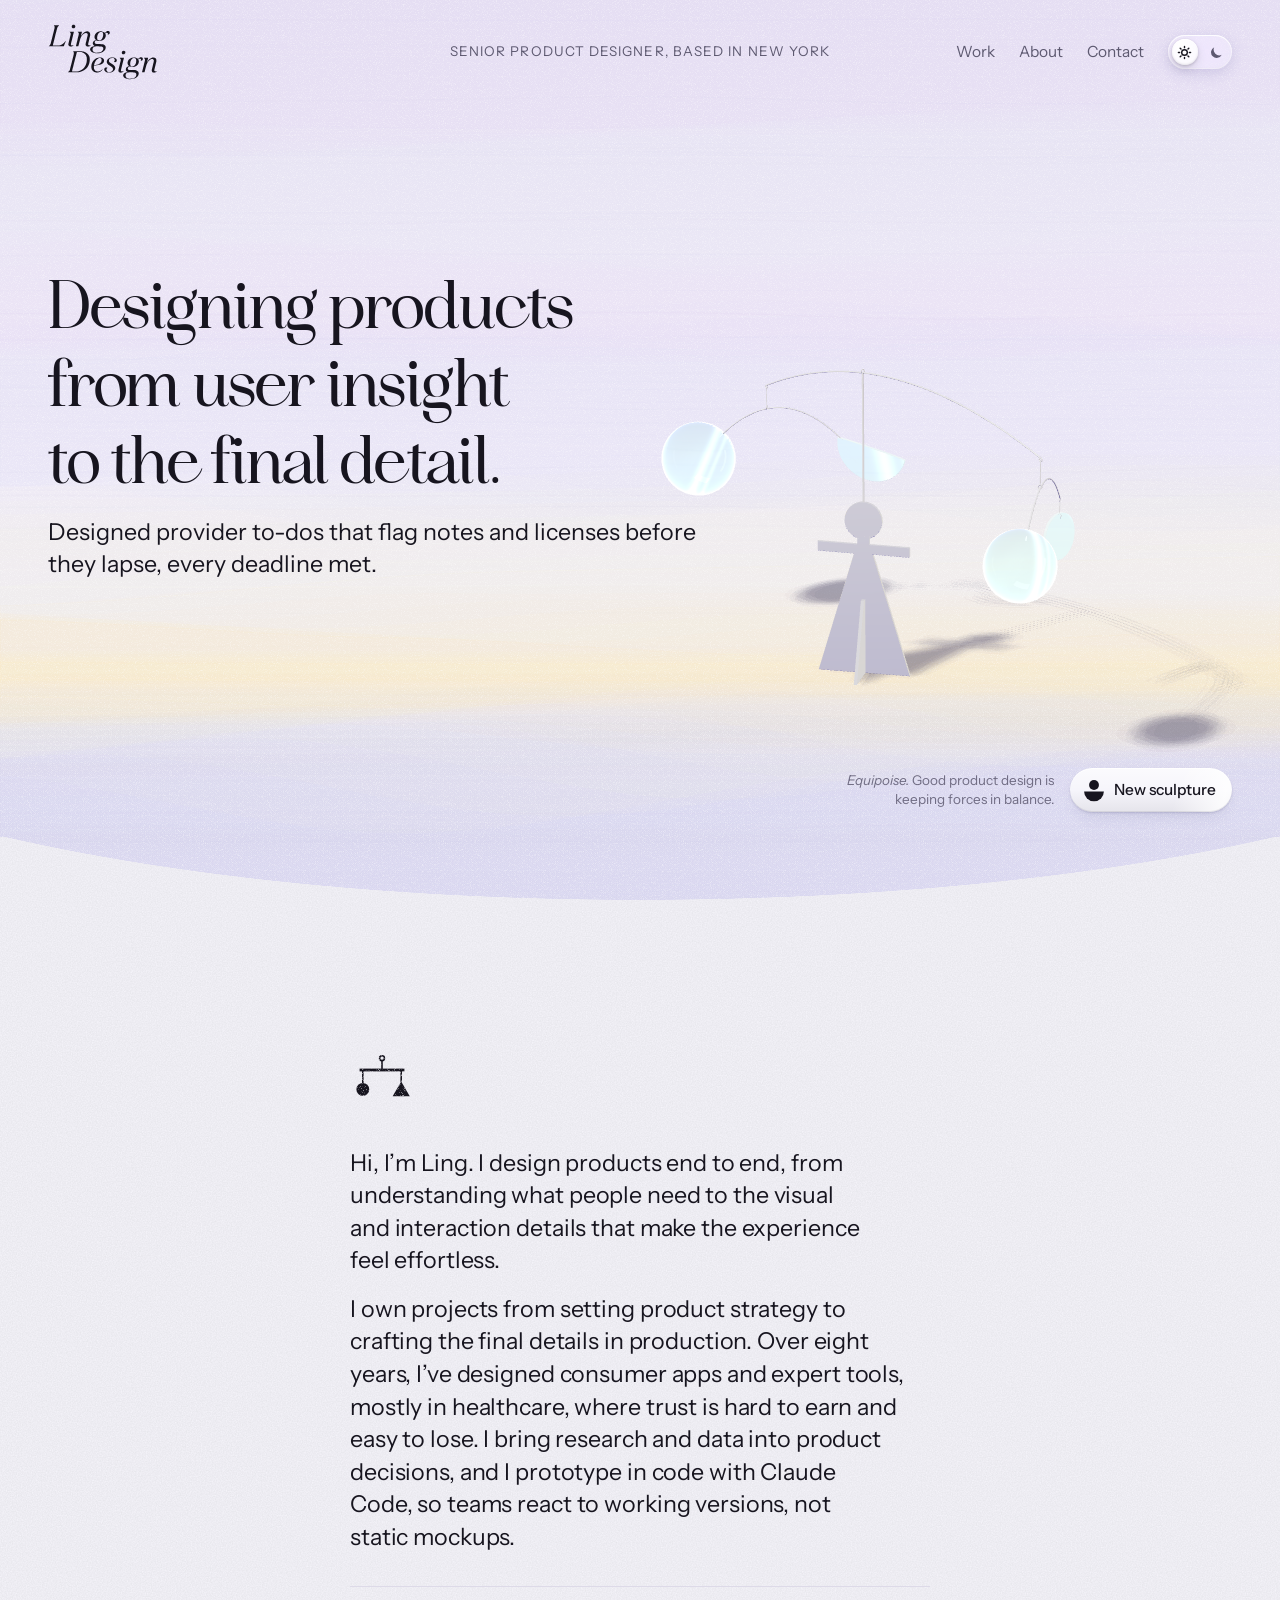
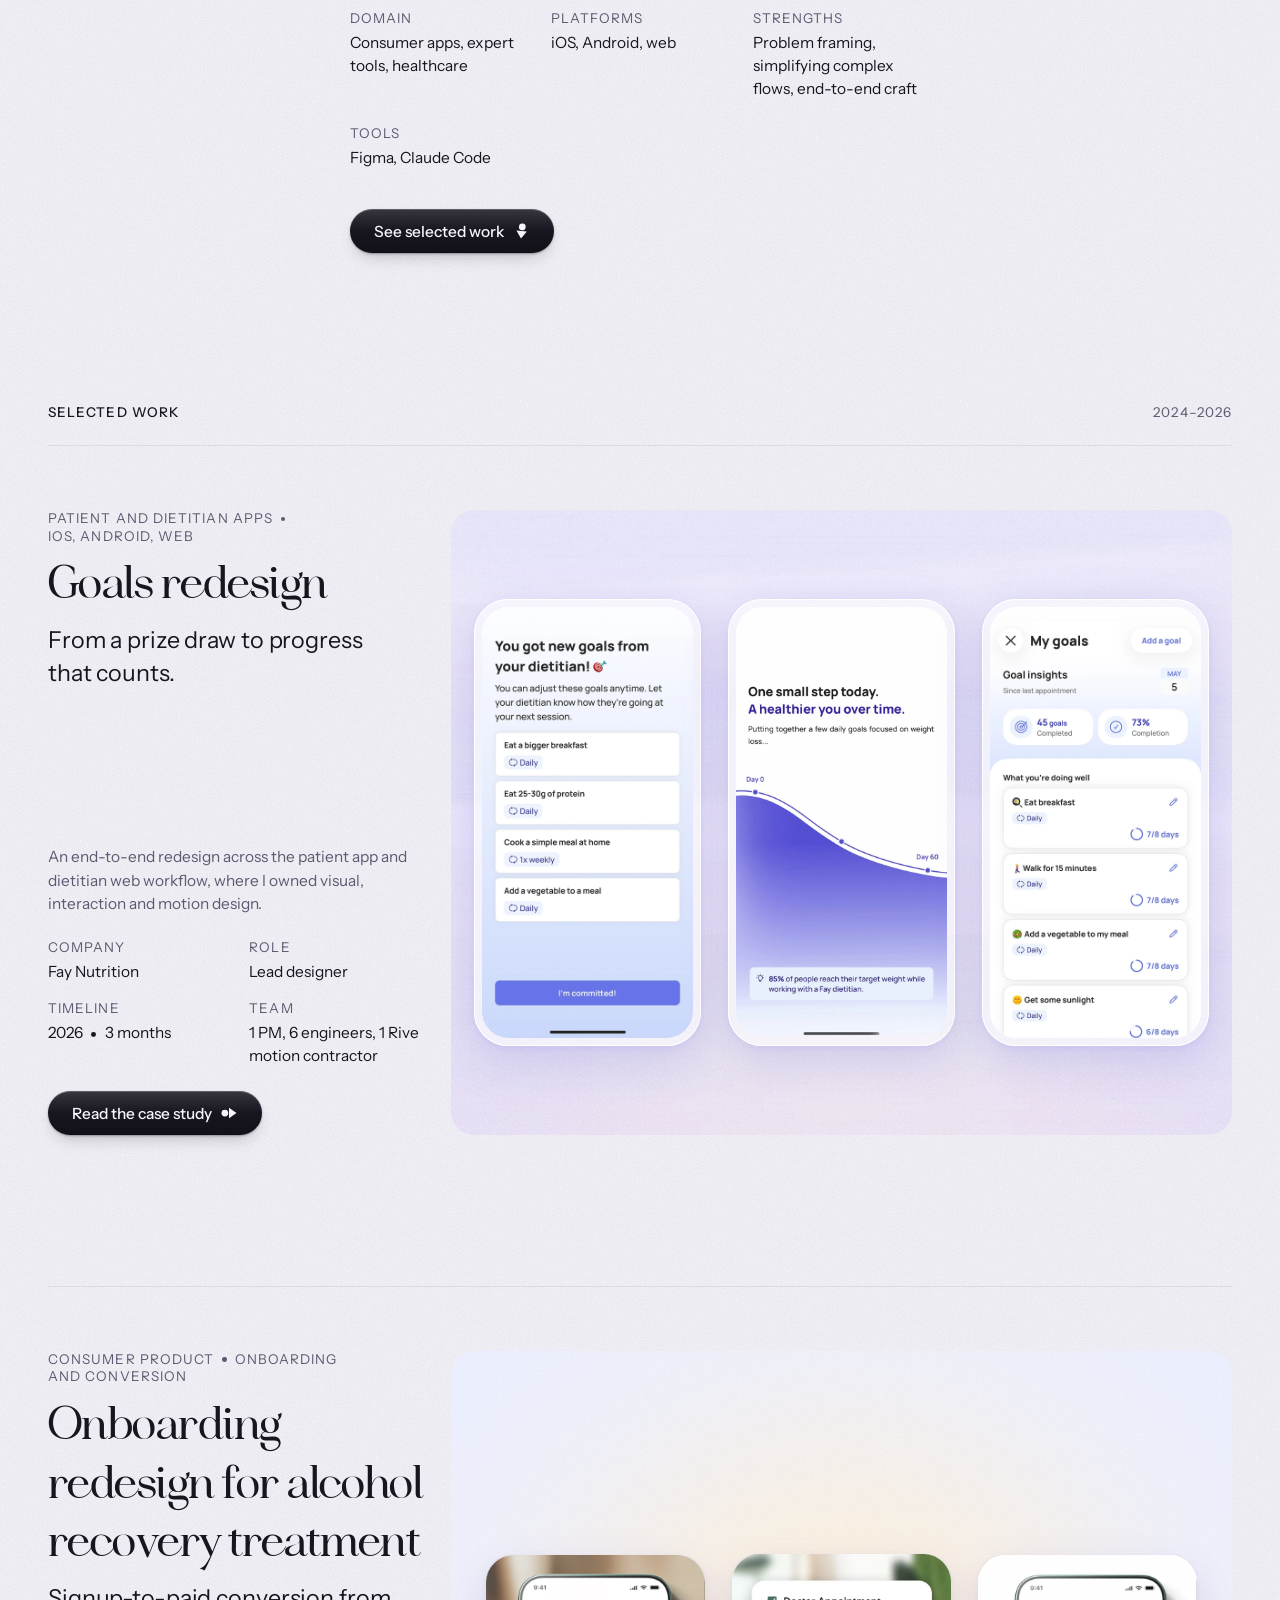
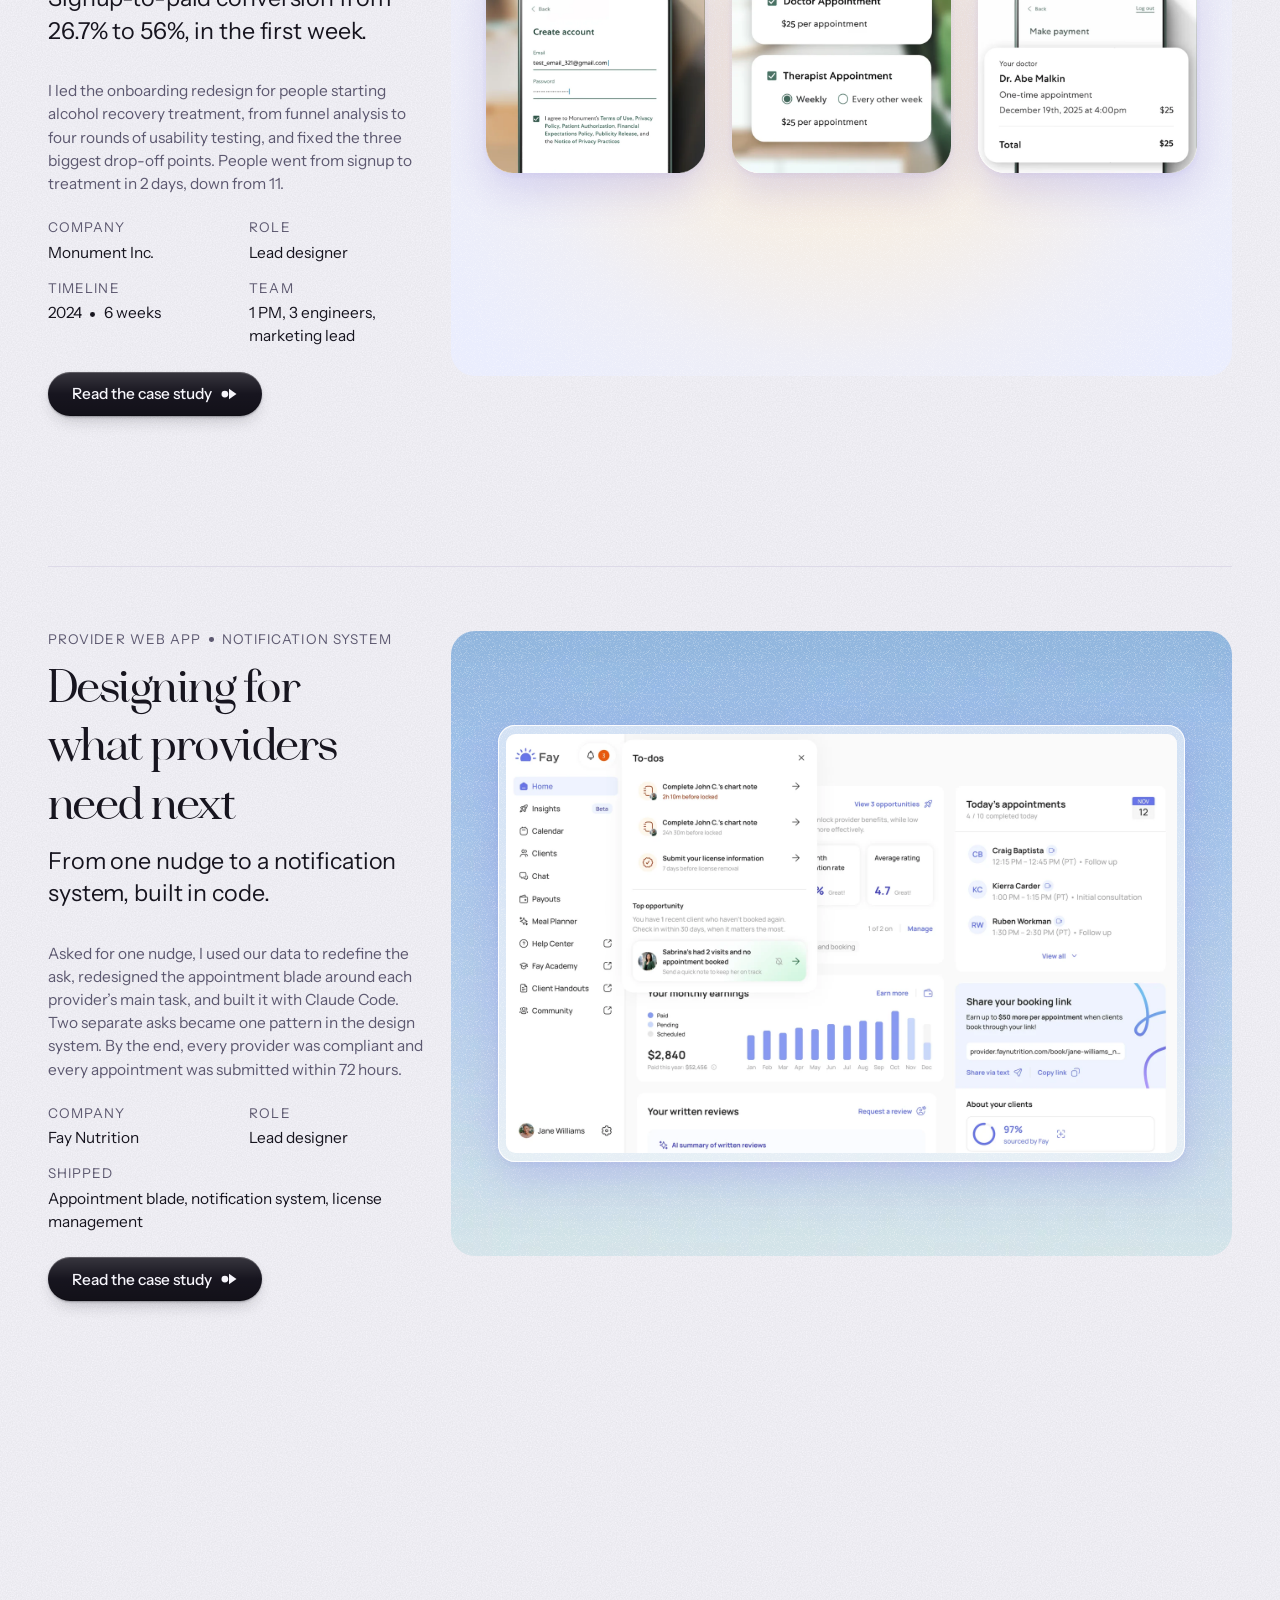
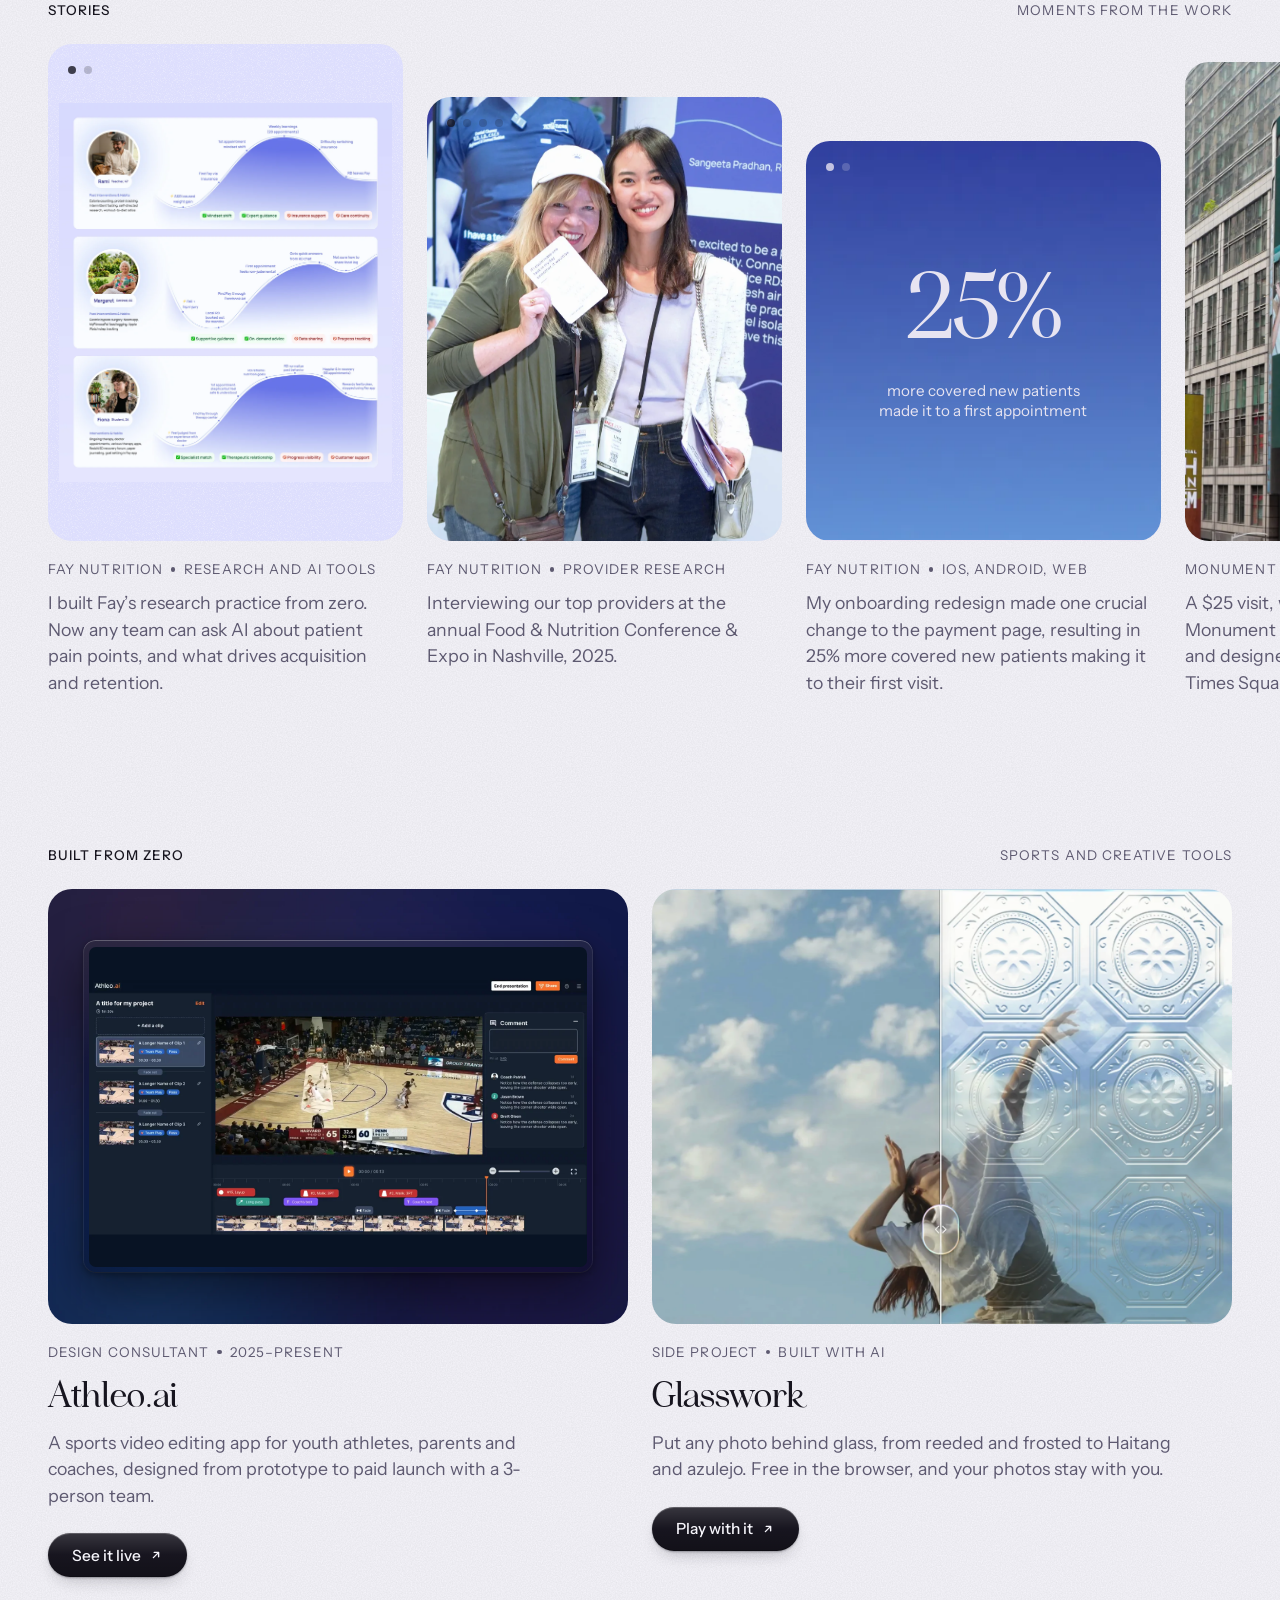
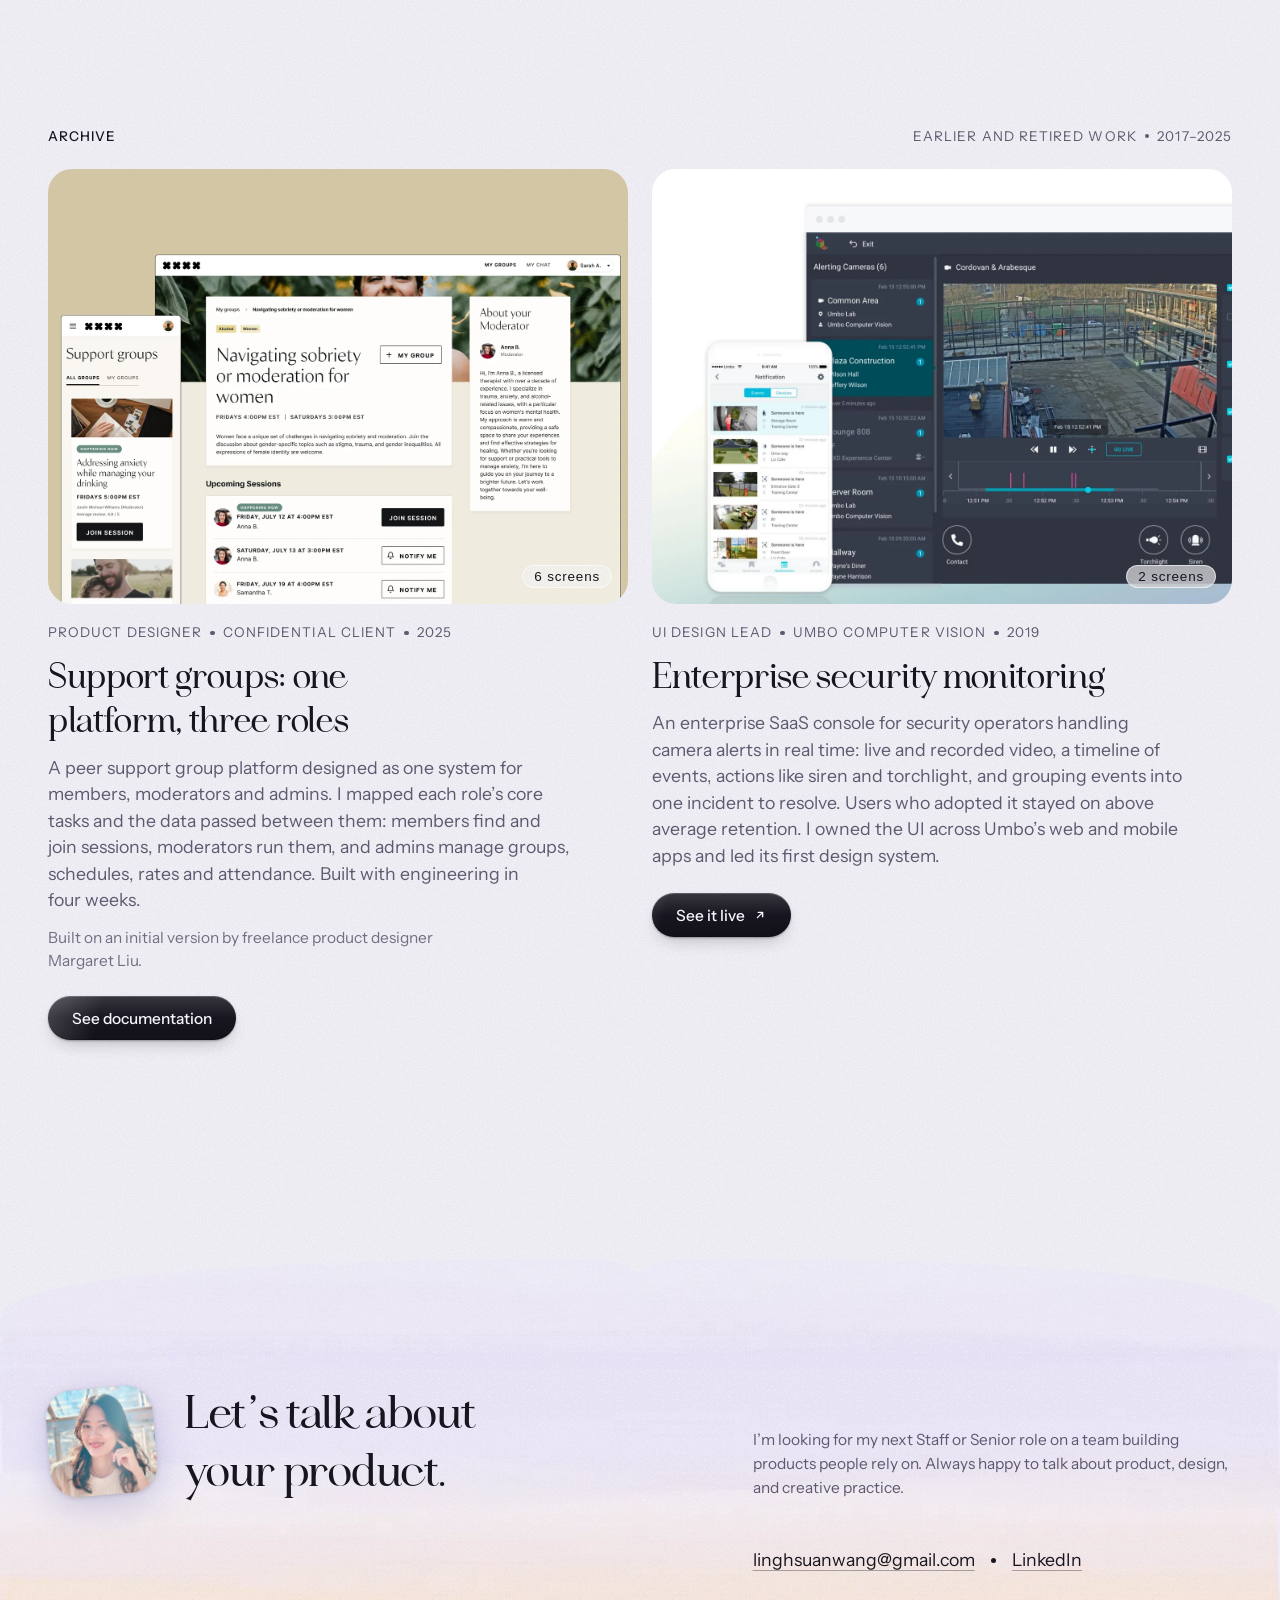
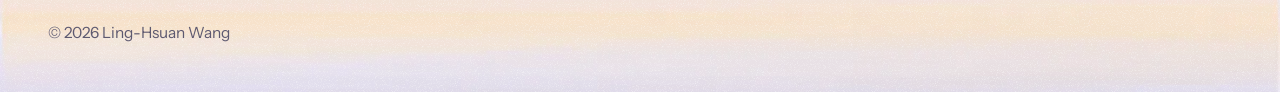
<file: docs/google/index.html>
<!doctype html>
<html lang="en">
<meta charset="utf-8">
<meta name="viewport" content="width=device-width,initial-scale=1,viewport-fit=cover">
<title>Ling-Hsuan Wang</title>
<meta name="robots" content="noindex, nofollow">
<script id="theme-boot">(function(){var t;try{t=localStorage.getItem("theme")}catch(e){}if(!t){var m=location.search.match(/[?&]theme=(dark|light)/);if(m)t=m[1]}if(t==="dark"||t==="light")document.documentElement.setAttribute("data-theme",t)})()</script>
<meta name="claude:viewport-fit-sides" content="cover">
<meta name="description" content="Ling-Hsuan Wang, senior product designer in New York. Consumer apps and expert tools. Selected work.">
<meta property="og:type" content="website">
<meta property="og:site_name" content="Ling Design">
<meta property="og:url" content="https://lingdesign.github.io/work/google/">
<meta property="og:title" content="Ling-Hsuan Wang · Designing products from user insight to the final detail">
<meta property="og:description" content="Senior product designer, based in New York. Selected work.">
<meta property="og:image" content="https://lingdesign.github.io/work/google/og.jpg">
<meta property="og:image:width" content="2400">
<meta property="og:image:height" content="1260">
<meta property="og:image:alt" content="“Designing products from user insight to the final detail.” Ling-Hsuan Wang, senior product designer, beside three screens from the Fay Goals redesign.">
<meta name="twitter:card" content="summary_large_image">
<link rel="icon" href="../assets/favicon.svg" type="image/svg+xml">
<link rel="icon" href="../assets/favicon-32.png" type="image/png" sizes="32x32">
<link rel="apple-touch-icon" href="../assets/apple-touch-icon.png">
<link rel="preload" href="../assets/vendor/three.min.js" as="script">
<link rel="preconnect" href="https://fonts.googleapis.com">
<link rel="preconnect" href="https://fonts.gstatic.com" crossorigin>
<link rel="stylesheet" href="https://fonts.googleapis.com/css2?family=Instrument+Sans:ital,wght@0,400..600;1,400..600&family=Newsreader:ital,opsz,wght@0,6..72,300..600;1,6..72,300..600&display=swap">
<style>
/* Idealist by Nicky Laatz, licensed webfont (Ling); inlined because the artifact host only serves fonts embedded in the page */
@font-face{font-family:"Idealist";font-style:normal;font-weight:400;font-display:swap;src:url([data-uri]) format("woff2")}
/* Layout: strict 4 / 8 / 12-column grid. Hero = one world: painted wall + floor, headline, live sculpture in front;
   each project = scannable facts (4 cols) beside one visual (8 cols). Spec lives in DESIGN.md. */
:root{
  /* color */
  --paper:#F6F5FB; --ink:#17151F; --ink-2:#5D5970; --sub:#6E6896;
  --cast-shadow:#5D5970; --b2-hi:rgba(255,255,255,.6); --b2-lo:rgba(29,28,46,.08); --b2-rim:rgba(255,255,255,.9); --b2-sheen:rgba(255,255,255,.8); --b2-drop:rgba(40,36,90,.16);   /* the sculpture's shadows, drawn at 50% on the floor: a shade darker than the purple world */ --line:#DDDAE8; --accent:#4A4FC8; --tbd:#B0563A;
  --frame-shadow:rgba(170,174,254,.45);
  /* hero world: low-contrast wall, a soft horizon, a slightly deeper floor */
  --w-base:#DADCF5; --w-1:#C5C4F2; --w-2:#FFE6A8; --w-3:#EEDDF6; --w-4:#BCC8F1; --w-5:#FFF0CC; --w-glow:rgba(255,230,170,.65); --grain:.5;
  /* type */
  /* Idealist (Nicky Laatz) for display; Newsreader holds its place until the licensed file is self-hosted */
  --display:"Idealist","Newsreader",Georgia,serif;
  --text:"Instrument Sans","Helvetica Neue",Arial,sans-serif;
  /* type scale: body 16px at 360px wide, ratio 1.2 → body 18px at 1440px, ratio 1.333; fluid in between. Seven styles, no others. */
  --fs-label:clamp(.8333rem, .8299rem + .0155vw, .8438rem);     /* step −1   13 → 13.5 */
  --fs-small:clamp(.9129rem, .8924rem + .0910vw, .9743rem);     /* step −½   14.6 → 15.6 */
  --fs-body:clamp(1rem, .9583rem + .1852vw, 1.125rem);           /* step 0    16 → 18 */
  --fs-lead:clamp(1.2rem, 1.1rem + .4444vw, 1.5rem);             /* step 1    19.2 → 24 */
  --fs-h2:clamp(1.728rem, 1.4152rem + 1.3903vw, 2.6665rem);      /* step 3    27.6 → 42.7 */
  --fs-h1:clamp(2.0736rem, 1.5797rem + 2.195vw, 3.5552rem);      /* step 4    33.2 → 56.9 */
  --fs-display:clamp(2.986rem, 1.8746rem + 4.9393vw, 6.32rem);   /* step 6    47.8 → 101 */
  --measure:62ch;
  /* space: 4px base, 8px rhythm */
  --paper-grain:url("data:image/svg+xml,%3Csvg xmlns='http://www.w3.org/2000/svg' width='220' height='220'%3E%3Cfilter id='p'%3E%3CfeTurbulence type='fractalNoise' baseFrequency='.8' numOctaves='3' stitchTiles='stitch'/%3E%3CfeColorMatrix values='0 0 0 0 0 0 0 0 0 0 0 0 0 0 0 0 0 0 .07 0'/%3E%3C/filter%3E%3Crect width='100%25' height='100%25' filter='url(%23p)'/%3E%3C/svg%3E");   /* paper: faint dark specks */
  --btn-hi:rgba(255,255,255,.14); --btn-lo:rgba(0,0,0,.22); --btn-rim:rgba(255,255,255,.2); --btn-sheen:rgba(255,255,255,.2); --btn-drop:rgba(23,21,31,.32);   /* matte dark metal */
  --tint:#ECEAFB;   /* a lilac wash for highlighted blocks */
  --s-1:4px; --s-2:8px; --s-3:12px; --s-4:16px; --s-5:24px; --s-6:32px; --s-7:48px; --s-8:64px; --s-9:96px;
  --section:clamp(6rem, 4.667rem + 5.926vw, 10rem);
  /* grid (phone first) */
  --cols:4; --gutter:16px; --margin:20px; --content:1312px;
  --radius:24px;
}
@media (min-width:640px){ :root{ --cols:8; --gutter:24px; --margin:32px } }
@media (min-width:1024px){ :root{ --cols:12; --gutter:24px; --margin:48px } }
@media (min-width:1440px){ :root{ --gutter:32px; --margin:64px } }
@media (prefers-color-scheme: dark){ :root:not([data-theme="light"]){
  --btn2-base:#2B2A40; --b2-hi:rgba(255,255,255,.12); --b2-lo:rgba(0,0,0,.28); --b2-rim:rgba(255,255,255,.16); --b2-sheen:rgba(255,255,255,.16); --b2-drop:rgba(0,0,0,.4);
  --tg-track:rgba(255,255,255,.07); --tg-hi:rgba(255,255,255,.22); --tg-rim:rgba(255,255,255,.12); --tg-drop:rgba(0,0,0,.35); --tg-thumb:rgba(255,255,255,.2); --tg-thumb-hi:rgba(255,255,255,.45);
    --paper:#1D1C2E; --ink:#E7E4F1; --ink-2:#A9A5B9; --sub:#C3CBF2; --cast-shadow:#0A1150; --line:#34324A; --accent:#AAAEFE; --tbd:#F0AF96;
  --frame-shadow:rgba(44,56,153,.55); --tint:rgba(231,228,241,.06); --btn-hi:rgba(255,255,255,.55); --btn-lo:rgba(29,28,46,.14); --btn-rim:rgba(255,255,255,.7); --btn-sheen:rgba(255,255,255,.75); --btn-drop:rgba(0,0,0,.45);   /* matte light metal */
  --paper-grain:url("data:image/svg+xml,%3Csvg xmlns='http://www.w3.org/2000/svg' width='220' height='220'%3E%3Cfilter id='p'%3E%3CfeTurbulence type='fractalNoise' baseFrequency='.8' numOctaves='3' stitchTiles='stitch'/%3E%3CfeColorMatrix values='0 0 0 0 1 0 0 0 0 1 0 0 0 0 1 0 0 0 .06 0'/%3E%3C/filter%3E%3Crect width='100%25' height='100%25' filter='url(%23p)'/%3E%3C/svg%3E");
  --w-base:#16216F; --w-1:#2E3A9E; --w-2:rgba(222,176,108,.30); --w-3:#3E3A78; --w-4:#141739; --w-5:#4B3F72; --w-glow:rgba(255,214,150,.14); --grain:.22;
  color-scheme:dark } }
:root[data-theme="dark"]{
  --btn2-base:#2B2A40; --b2-hi:rgba(255,255,255,.12); --b2-lo:rgba(0,0,0,.28); --b2-rim:rgba(255,255,255,.16); --b2-sheen:rgba(255,255,255,.16); --b2-drop:rgba(0,0,0,.4);
  --tg-track:rgba(255,255,255,.07); --tg-hi:rgba(255,255,255,.22); --tg-rim:rgba(255,255,255,.12); --tg-drop:rgba(0,0,0,.35); --tg-thumb:rgba(255,255,255,.2); --tg-thumb-hi:rgba(255,255,255,.45);
    --paper:#1D1C2E; --ink:#E7E4F1; --ink-2:#A9A5B9; --sub:#C3CBF2; --cast-shadow:#0A1150; --line:#34324A; --accent:#AAAEFE; --tbd:#F0AF96;
  --frame-shadow:rgba(44,56,153,.55); --tint:rgba(231,228,241,.06); --btn-hi:rgba(255,255,255,.55); --btn-lo:rgba(29,28,46,.14); --btn-rim:rgba(255,255,255,.7); --btn-sheen:rgba(255,255,255,.75); --btn-drop:rgba(0,0,0,.45);   /* matte light metal */
  --paper-grain:url("data:image/svg+xml,%3Csvg xmlns='http://www.w3.org/2000/svg' width='220' height='220'%3E%3Cfilter id='p'%3E%3CfeTurbulence type='fractalNoise' baseFrequency='.8' numOctaves='3' stitchTiles='stitch'/%3E%3CfeColorMatrix values='0 0 0 0 1 0 0 0 0 1 0 0 0 0 1 0 0 0 .06 0'/%3E%3C/filter%3E%3Crect width='100%25' height='100%25' filter='url(%23p)'/%3E%3C/svg%3E");
  --w-base:#16216F; --w-1:#2E3A9E; --w-2:rgba(222,176,108,.30); --w-3:#3E3A78; --w-4:#141739; --w-5:#4B3F72; --w-glow:rgba(255,214,150,.14); --grain:.22;
  color-scheme:dark }

*,*::before,*::after{box-sizing:border-box}
html{-webkit-text-size-adjust:100%}
body{margin:0;background:var(--paper) var(--paper-grain);color:var(--ink);
  font-optical-sizing:auto;-webkit-font-smoothing:antialiased;text-rendering:optimizeLegibility}
h1,h2,h3,p,dl,dd,ul,figure{margin:0}
ul{padding:0;list-style:none}
a{color:inherit}
:focus-visible{outline:2px solid var(--accent);outline-offset:3px;border-radius:4px}
.skip{position:absolute;left:-9999px}
.skip:focus{left:max(var(--margin), env(safe-area-inset-left,0px));top:8px;background:var(--paper);padding:8px 12px;z-index:20}

/* ── type system: seven styles. Idealist only for titles; everything else Instrument Sans. ── */
.headline,.cs-title,.site-foot h2,.p-head h3,.cs-next h2,.cs-sec h2,.cs-quote blockquote p{font-family:var(--display);font-weight:400;font-synthesis:none}
/* Display: the hero title */
.headline,.cs-title{font-size:min(var(--fs-display), 11.5vw);line-height:1.04;letter-spacing:-.012em}
/* Heading 1: project titles, the contact title */
.p-head h3,.site-foot h2,.cs-next h2{font-size:var(--fs-h1);line-height:1.1;letter-spacing:-.01em}
/* Heading 2: case-study section titles and the pull quote */
.cs-sec h2,.cs-quote blockquote p{font-size:var(--fs-h2);line-height:1.15;letter-spacing:-.008em}
/* Lead: the preface, each project's one-line thesis, the contact address */
.pre-text,.thesis,.cs-thesis{font-family:var(--text);font-size:var(--fs-lead);line-height:1.4;letter-spacing:-.005em;color:var(--ink)}
/* Body: running text */
body,.side{font-family:var(--text);font-size:var(--fs-body);line-height:1.5}
/* Small: values, nav, buttons, captions, the hero's supporting line */
.small,.nav,.btn,.pill,.cta,.spot-more p,.pre-facts dd,.dl dd,.p-facts > p,.cs-fig figcaption,.ph-note{font-size:var(--fs-small);line-height:1.5}
/* Label: uppercase eyebrows and field names */
.caps,.spot-tag,.section-head h2,.cs-kicker,.cs-quote figcaption,.pre-facts dt,.dl dt,.p-visual .tag{font-size:var(--fs-label);line-height:1.3;letter-spacing:.08em;text-transform:uppercase}

/* ── grid ── */
.wrap{max-width:calc(var(--content) + 2*var(--margin));margin-inline:auto;
  padding-left:max(var(--margin), env(safe-area-inset-left,0px));padding-right:max(var(--margin), env(safe-area-inset-right,0px))}
.grid{display:grid;grid-template-columns:repeat(var(--cols),minmax(0,1fr));column-gap:var(--gutter)}
.grid > *{min-width:0}

/* ── type roles ── */
.caps{text-transform:uppercase;color:var(--ink-2)}
.small{}
h1,h2,h3{text-wrap:balance}
p{text-wrap:pretty}
.tbd{color:var(--tbd);text-decoration:underline dashed 1px;text-underline-offset:3px}

/* ── header (lives inside the hero's grid) ── */
.mark{display:block;text-decoration:none;color:var(--ink);line-height:0}
.wordmark{height:44px;width:auto;display:block}
@media (min-width:1024px){ .wordmark{height:56px} }
.nav{display:flex;align-items:center;gap:var(--s-5)}
/* light / dark switch, desktop only: liquid glass. A frosted track (blur + saturate, a bright top edge, a faint rim) with a
   glass bead that springs across to the active side; sun and moon sit in the track. Follows the system until clicked,
   then remembers the choice for every page */
:root{--tg-track:rgba(255,255,255,.24); --tg-hi:rgba(255,255,255,.8); --tg-rim:rgba(255,255,255,.4); --tg-drop:rgba(70,60,150,.16); --tg-thumb:rgba(255,255,255,.78); --tg-thumb-hi:#fff}
.theme-tg{position:relative;flex:none;width:64px;height:34px;padding:0;border:0;border-radius:999px;cursor:pointer;color:var(--ink-2);
  background:var(--tg-track);-webkit-backdrop-filter:blur(14px) saturate(180%);backdrop-filter:blur(14px) saturate(180%);
  box-shadow:inset 0 1px 0 var(--tg-hi),inset 0 0 0 1px var(--tg-rim),inset 0 -1px 1px rgba(0,0,0,.04),0 4px 14px var(--tg-drop);
  display:grid;grid-template-columns:1fr 1fr;place-items:center}
.theme-tg svg{position:relative;z-index:1;width:15px;height:15px;transition:color .3s}
.theme-tg .tg-bead{position:absolute;top:4px;left:4px;width:26px;height:26px;border-radius:50%;
  background:radial-gradient(120% 120% at 32% 22%,var(--tg-thumb-hi),var(--tg-thumb) 60%);
  box-shadow:inset 0 1px 0 var(--tg-thumb-hi),inset 0 -1px 2px rgba(0,0,0,.08),0 1px 3px rgba(23,21,31,.2),0 4px 10px rgba(23,21,31,.12)}
.theme-tg.ready .tg-bead{transition:transform .5s cubic-bezier(.3,1.45,.5,1)}
.theme-tg[aria-pressed="true"] .tg-bead{transform:translateX(30px)}
.theme-tg[aria-pressed="false"] .tg-sun,.theme-tg[aria-pressed="true"] .tg-moon{color:var(--ink)}
.theme-tg:focus-visible{outline:2px solid var(--accent);outline-offset:3px}
@media (max-width:1023px){ .theme-tg{display:none} }
@media (prefers-reduced-motion: reduce){ .theme-tg .tg-bead{transition:none!important} }
.nav a{text-decoration:none;color:var(--ink-2)}
.nav a:hover{color:var(--ink)}

/* ── hero: one world ──
   Stacking inside .hero:  world (0)  →  headline (1)  →  sculpture canvas (2)  →  paragraph, header, controls (3).
   The grid container itself is not positioned, so its children share the hero's stacking order with the canvas. */
.hero{position:relative;isolation:isolate;overflow:hidden;
  /* the bottom edge is a shallow arc, lowest in the middle, leading the eye down into the preface */
  /* drawn as one wide ellipse (75% of the width, so it meets the sides at a slant) rather than two squashed corners,
     which bent sharply at the edges and ran flat across the middle */
  --arc:clamp(28px, 5vw, 72px);--ry:calc(var(--arc) * 3.93);display:flex;
  -webkit-mask:linear-gradient(#000 0 0) top / 100% calc(100% - var(--arc) + 1px) no-repeat,radial-gradient(ellipse 75% var(--ry) at 50% calc(100% - var(--ry)),#000 calc(100% - 1.5px),transparent 100%);
  mask:linear-gradient(#000 0 0) top / 100% calc(100% - var(--arc) + 1px) no-repeat,radial-gradient(ellipse 75% var(--ry) at 50% calc(100% - var(--ry)),#000 calc(100% - 1.5px),transparent 100%);
  min-height:max(600px, min(100svh, 1000px));background:var(--w-base);
  --hz:84%}
.world{position:absolute;inset:0;z-index:0;pointer-events:none;overflow:hidden;background:var(--w-base)}
/* watercolor field: a few broad horizontal purple washes (see paintWorld); one butter-yellow stroke marks the horizon the sculpture stands on */
.world canvas{position:absolute;left:0;width:100%;display:block}
.wash{top:0;height:100%}
.ground{top:calc(var(--hz, 84%) - 75%);height:150%}   /* 1.5 × hero tall; its midline (75% of the hero's height down) is the horizon */
.world::after,.cover::after,.site-foot::after{content:"";position:absolute;inset:0;opacity:var(--grain);mix-blend-mode:screen;
  background-image:url("data:image/svg+xml,%3Csvg xmlns='http://www.w3.org/2000/svg' width='240' height='240'%3E%3Cfilter id='n'%3E%3CfeTurbulence type='fractalNoise' baseFrequency='1.15' numOctaves='2' stitchTiles='stitch'/%3E%3CfeColorMatrix values='0 0 0 0 1 0 0 0 0 1 0 0 0 0 1 2.4 0 0 0 -1.2'/%3E%3C/filter%3E%3Crect width='100%25' height='100%25' filter='url(%23n)'/%3E%3C/svg%3E")}
.stage3d{position:absolute;inset:0;z-index:2;width:100%;height:100%;border:0;display:block;color-scheme:light dark;opacity:0;transition:opacity 1.1s cubic-bezier(.2,.7,.2,1)}
.stage3d.ready{opacity:1}   /* hidden until the sculpture has its layout, light and backdrop, then fades in once */
@media (prefers-reduced-motion: reduce){ .stage3d{transition:none} }   /* the system's scheme, like the sculpture page inside, so a frame never paints an opaque backdrop when the visitor picks the other look */

.hero-grid{flex:1;width:100%;padding-block:var(--s-5) calc(var(--s-5) + var(--arc));grid-template-rows:auto 1fr auto auto var(--s-7) auto}
.hero-grid > *{position:relative;z-index:3}
.hero-grid > .headline{z-index:1}
/* top bar: wordmark left, role line centred on the page, nav right (desktop). Phones: role line top right, nav moves to the bottom row. */
.top > *{position:relative;z-index:3}   /* phones unwrap .top, so its children need their own layer above the sculpture */
.top{grid-row:1;grid-column:1 / -1;display:grid;grid-template-columns:1fr auto 1fr;align-items:center;column-gap:var(--s-5)}
.top .mark{grid-column:1;justify-self:start}
.top .role{grid-column:2;margin:0;white-space:nowrap;text-align:center}
.top .nav{grid-column:3;justify-self:end}
.role-short{display:none}
@media (max-width:1279px){ .role-long{position:absolute;width:1px;height:1px;overflow:hidden;clip:rect(0 0 0 0);white-space:nowrap} .role-short{display:inline} }
/* small marks drawn from the balance icons: a true circle for separators, and a pin that is the hanging disc turned upright */
.dot{display:inline-block;width:.32em;height:.32em;border-radius:50%;background:currentColor;vertical-align:.1em;margin:0 .55em}
.caps .dot,.spot-tag .dot{vertical-align:.17em;margin:0 .6em}
.loc,.nw{white-space:nowrap}
@media (max-width:639px){ .role .hc{display:none} .wordmark{height:38px} }   /* phones: one line beside the wordmark */
.pin{display:inline-block;height:.72em;width:auto;fill:currentColor;vertical-align:0;margin:0 .5em}   /* the separator dot on a hairline stem, cap height tall */
.sr{position:absolute;width:1px;height:1px;overflow:hidden;clip:rect(0 0 0 0);white-space:nowrap}
.role{color:var(--ink-2)}
.headline{grid-row:3;grid-column:1 / -1;pointer-events:none}
/* the title stays still; underneath, what care and for whom appear one by one, then stay */
.headline .lead,.headline .rest{display:block}
.hero-sub{grid-row:4;grid-column:1 / -1;padding-top:var(--s-4)}
@media (min-width:768px){ .hero-sub .side{font-size:var(--fs-lead);line-height:1.4} }   /* iPad and up: one step bigger, so it holds its own under the display title */
/* One button: ink fill, paper text, medium weight, full pill. Used for every action on the page.
   Finish: matte metal. Lit from the top, a little shade at the bottom, an inner rim and a soft drop shadow so it reads as
   pressable. A soft sheen (--sx) moves across it as the button travels up the screen while you scroll, follows the
   mouse on hover, and leans with the phone on Android (iPhone asks permission for tilt, so we don't). Reduced motion: still. */
.pill,.btn,.cta{width:max-content;max-width:100%;justify-self:start;display:inline-flex;align-items:center;justify-content:center;gap:var(--s-2);flex:none;min-height:44px;padding:0 var(--s-5);
  border:0;border-radius:999px;color:var(--paper);font-family:var(--text);font-weight:500;text-decoration:none;cursor:pointer;
  background:linear-gradient(105deg,transparent 40%,var(--btn-sheen) 50%,transparent 60%) var(--sx,35%) 0 / 300% 100% no-repeat,
             linear-gradient(180deg,var(--btn-hi),transparent 50%,var(--btn-lo)),var(--ink);
  box-shadow:inset 0 1px 0 var(--btn-rim),inset 0 -1px 0 var(--btn-lo),0 1px 2px var(--btn-drop),0 8px 18px -8px var(--btn-drop);
  transition:transform .15s,box-shadow .15s}
.pill:hover,.btn:hover,.cta:hover{transform:translateY(-1px);box-shadow:inset 0 1px 0 var(--btn-rim),inset 0 -1px 0 var(--btn-lo),0 2px 3px var(--btn-drop),0 12px 22px -8px var(--btn-drop)}
.pill:active,.btn:active,.cta:active{transform:translateY(1px);box-shadow:inset 0 1px 0 var(--btn-rim),inset 0 -1px 0 var(--btn-lo),0 1px 1px var(--btn-drop)}
.pill svg,.cta svg{width:18px;height:18px;flex:none}
.bi{fill:currentColor;overflow:visible}   /* balance-set icons in buttons */
/* secondary button: the same metal, inverted, so it never outweighs a primary (light on light pages, dark on dark) */
.btn.btn-2{color:var(--ink);
  --btn-hi:var(--b2-hi); --btn-lo:var(--b2-lo); --btn-rim:var(--b2-rim); --btn-sheen:var(--b2-sheen); --btn-drop:var(--b2-drop);
  background:linear-gradient(105deg,transparent 40%,var(--btn-sheen) 50%,transparent 60%) var(--sx,35%) 0 / 300% 100% no-repeat,
             linear-gradient(180deg,var(--btn-hi),transparent 50%,var(--btn-lo)),var(--btn2-base,#F6F5FB)}
.hero-foot{grid-row:6;grid-column:1 / -1;display:flex;align-items:center;justify-content:space-between;gap:var(--s-4)}
.hero-foot .study{margin:0;max-width:19em;text-align:right;font-size:var(--fs-label);line-height:1.4;color:var(--ink-2);opacity:.85}   /* Label size, sentence case: the one caption on the page */
.hero-foot .study i{font-style:italic}
.hero-foot .tools{display:flex;align-items:center;gap:var(--s-4);margin-left:auto}
.icon-btn{width:44px;height:44px;min-height:44px;padding:0;display:inline-flex;align-items:center;justify-content:center;gap:var(--s-2);border-radius:999px}
.icon-btn .btn-text{position:absolute;width:1px;height:1px;overflow:hidden;clip:rect(0 0 0 0);white-space:nowrap}   /* phones: icon only, label kept for screen readers */
@media (min-width:640px){ .icon-btn{width:auto;padding:0 var(--s-4) 0 var(--s-3)} .icon-btn .btn-text{position:static;width:auto;height:auto;overflow:visible;clip:auto} }
.icon-btn .rocker{width:24px;height:24px;fill:currentColor;overflow:visible}
@media (max-width:639px){
  .hero-grid{grid-template-rows:auto 1fr auto auto var(--s-7) auto}
  /* a little shorter than the screen, so the nav sits well above the fold and the next section peeks in;
     the sculpture's horizon follows the title up (see sendLayout) */
  .hero{min-height:max(540px, min(calc(100svh - 64px), 1000px))}
  .top{display:contents}
  .top .mark{grid-row:1;grid-column:1 / span 2;align-self:center}
  .top .role{grid-row:1;grid-column:3 / -1;justify-self:end;align-self:center;text-align:right}
  .hero-grid{padding-bottom:var(--s-7)}   /* the nav sits well clear of the fold */
  .top .nav{grid-row:6;grid-column:1 / -1;justify-self:center;align-self:center;gap:0;font-size:var(--fs-body);line-height:1.5}
  .top .nav a{color:var(--ink);padding-block:var(--s-2)}   /* full ink: this is the page's main navigation on phones */
  .top .nav a + a::before{content:"";display:inline-block;width:.3em;height:.3em;border-radius:50%;background:var(--ink-2);vertical-align:.18em;margin:0 .9em}
  #regen{display:none}   /* phones: a centred nav owns the bottom row; tapping the sculpture still stirs it */
  .hero-foot{pointer-events:none} .hero-foot > *{pointer-events:auto}   /* the nav shares the bottom row */
  .hero-foot .study{display:none}   /* 3. phones: the credit competes with the title; the icon button stays */
}
/* landscape frame (matches layoutFor() in sculpture.html): text holds the left, sculpture the right */
@media (min-width:640px) and (min-aspect-ratio:23/20){
  .hero-grid{grid-template-rows:auto 1fr auto auto 1fr auto}
  .headline{grid-column:1 / span 9}
}

/* ── preface: a quiet page between the title and the work, like the opening of a book ── */
.preface{padding-top:var(--section)}
/* scroll reveal: as a block scrolls into view it fades in and rises a little. Blocks that arrive together go in reading
   order, 90ms apart. Set up by script (no script, or reduced motion: everything is simply there). */
html .rv{opacity:0;transform:translateY(24px);transition:opacity var(--rv-t,.8s) cubic-bezier(.2,.7,.2,1) var(--rv-d,0ms),transform calc(var(--rv-t,.8s) + .1s) cubic-bezier(.2,.7,.2,1) var(--rv-d,0ms)}
html .preface .pre.rv,html .project > .rv{--rv-t:1s} html .project > .p-visual.rv{--rv-t:1.3s}
html .rv.rv-in{opacity:1;transform:none}
.pre{grid-column:1 / -1;display:flex;flex-direction:column;align-items:flex-start;gap:var(--s-6)}
.pre-icon{width:64px;height:64px;color:var(--ink);flex:none}
.pre-text{max-width:var(--measure);text-wrap:pretty}
/* sides of care: one short line at a time (label + line), with round dots to jump between them.
   Without the script, or with reduced motion, all four simply show as a list. */
.pre-facts{position:relative;align-self:stretch;display:grid;grid-template-columns:repeat(2,minmax(0,1fr));gap:var(--s-5) var(--gutter);padding-top:var(--s-5)}
.pre-facts::before{content:"";position:absolute;left:0;right:0;top:0;height:1px;background:var(--line);transform-origin:left center}   /* the rule above the facts */
html .rv .pre-facts::before{transform:scaleX(0)}
html .rv.rv-in .pre-facts::before{transform:none;transition:transform 1.1s cubic-bezier(.6,0,.2,1) .1s}   /* draws left to right as the intro fades in */
.pre-facts div{display:flex;flex-direction:column;gap:var(--s-1)}
.pre-facts div:last-child:nth-child(odd){grid-column:1 / -1}   /* phones: an odd last field takes the full row instead of sitting alone */
.pre-facts dt{text-transform:uppercase;color:var(--ink-2)}
.pre-facts dd{}
/* sides of care, under the hero title: one sentence at a time, moving up like a list.
   On each change the current line rises a little and dissolves, and the next rises into place from just below while it
   fades in. Only one sentence is ever visible. Without the script, or with reduced motion, all show as a plain list. */
.sides-list{display:flex;flex-direction:column;gap:var(--s-2);margin:0;padding:0;list-style:none}
.side{color:var(--ink)}
.sides.rotating .sides-list{display:grid;grid-template-columns:minmax(0,1fr)}
.hero-sub .sides-list{max-width:56ch}
.sides.rotating .side{grid-area:1 / 1;opacity:0;transform:translateY(.7em);
  transition:transform 1.2s cubic-bezier(.3,0,.15,1) .25s,opacity 1.1s cubic-bezier(.3,0,.15,1) .25s}
.sides.rotating .side:not(.on){pointer-events:none}
.sides.rotating .side.on{opacity:1;transform:none}
.sides.rotating .side.prev{opacity:0;transform:translateY(-.7em);transition-duration:.9s,.7s;transition-delay:0s}
.sides.settling .side{transition:none!important}
/* on arrival the first sentence slides in from the left and fades in, alongside the title drawing itself; the rotation then carries on */
@keyframes side-in{from{opacity:0;transform:translateX(calc(min(48px, 6vw) * -1))}}
.headline.entering{animation:side-in 1.4s cubic-bezier(.2,.7,.2,1) .35s both}
.sides.entering .side.on{animation:side-in 1.4s cubic-bezier(.2,.7,.2,1) .75s both}   /* the first line follows the title by 400ms, on the same path */
.headline.waiting{opacity:0}
.pre-copy{display:flex;flex-direction:column;gap:var(--s-4)}   /* paragraph to paragraph: 16px */
.pre .pill{margin-top:var(--s-2)}
@media (min-width:640px){ .pre{grid-column:2 / span 6} .pre-facts{grid-template-columns:repeat(3,minmax(0,1fr))} .pre-facts div:last-child:nth-child(odd){grid-column:auto} }
@media (min-width:1024px){ .pre{grid-column:4 / span 6} }

/* ── work ── */
.work{padding-block:var(--section)}
.section-head{align-items:baseline;row-gap:var(--s-2);padding-bottom:var(--s-5)}
.section-head h2{grid-column:1 / -1;margin:0;font-family:var(--text);font-weight:500;color:var(--ink)}   /* a label that names the section */
.section-head p{grid-column:1 / -1}
@media (min-width:640px){ .section-head h2{grid-column:1 / span 6} .section-head p{grid-column:7 / -1;text-align:right} }
@media (min-width:1024px){ .section-head h2{grid-column:1 / span 8} .section-head p{grid-column:9 / -1} }

.projects{display:flex;flex-direction:column}
.projects .project:last-child{padding-bottom:0}   /* the section's own padding ends the list */
.project{border-top:1px solid var(--line);padding-block:var(--s-7) var(--s-9);
  grid-template-areas:"head head head head" "visual visual visual visual" "facts facts facts facts";row-gap:var(--s-5)}
.p-head{grid-area:head;display:flex;flex-direction:column;gap:var(--s-3)}
.p-head .caps{margin-bottom:calc(var(--s-2) - var(--s-3))}
/* card labels: a shorter version on phones */
.sm-only{display:none}
@media (max-width:639px){ .lg-only{display:none} .sm-only{display:inline} .p-head .thesis{display:none} }   /* phones: no case study subtitle */
.p-head h3{}

.p-visual{grid-area:visual;display:block;position:relative;aspect-ratio:5/4;max-width:100%;border-radius:var(--radius);overflow:hidden;text-decoration:none}
.p-visual img{display:block;width:100%;height:100%;object-fit:cover}
.p-visual:hover img{transform:scale(1.015)}
.p-visual img{transition:transform .4s cubic-bezier(.2,.7,.2,1)}
.p-facts{grid-area:facts;display:flex;flex-direction:column;gap:var(--s-5)}
.p-facts > p{max-width:var(--measure);color:var(--ink-2)}   /* the summary steps back so title and thesis lead */
.dl{display:grid;grid-template-columns:repeat(2,minmax(0,1fr));gap:var(--s-4) var(--gutter)}
.dl div{display:flex;flex-direction:column;gap:var(--s-1)}
.dl dt{text-transform:uppercase;color:var(--ink-2)}
.dl dd{}
.dl .wide{grid-column:1 / -1}
.cta{align-self:flex-start}

@media (min-width:640px){
  .project{grid-template-areas:
    "head head head head head head . ."
    "visual visual visual visual visual visual visual visual"
    "facts facts facts facts facts facts facts facts"}
  .p-facts{display:grid;grid-template-columns:repeat(8,minmax(0,1fr));column-gap:var(--gutter);row-gap:var(--s-5)}
  .p-facts > p{grid-column:1 / span 4}
  .p-facts .dl{grid-column:5 / -1}
  .p-facts .cta{grid-column:1 / -1}
}
@media (min-width:1024px){
  .project{padding-block:var(--s-8) var(--section);row-gap:var(--s-6);
    grid-template-areas:
    "head head head head visual visual visual visual visual visual visual visual"
    "facts facts facts facts visual visual visual visual visual visual visual visual";
    grid-template-rows:auto 1fr}
  .p-facts{display:flex;flex-direction:column;justify-content:flex-end;gap:var(--s-5)}
}

/* placeholder art for projects without exported visuals yet */
.grain::before{content:"";position:absolute;inset:0;pointer-events:none;opacity:.35;mix-blend-mode:soft-light;
  background-image:url("data:image/svg+xml,%3Csvg xmlns='http://www.w3.org/2000/svg' width='160' height='160'%3E%3Cfilter id='n'%3E%3CfeTurbulence type='fractalNoise' baseFrequency='.9' numOctaves='2' stitchTiles='stitch'/%3E%3C/filter%3E%3Crect width='100%25' height='100%25' filter='url(%23n)'/%3E%3C/svg%3E")}
/* ── project cover: phones on the hero's watercolor ──
   Three equal phones in a row, centred vertically, never overlapping or cropped. The stage is a size container,
   so phone size and gaps follow the cover's own width. The animated screen sits in the middle to anchor the row. */
.cover{background:#E7E4FA url(../assets/goals/cover-bg.webp) center / cover no-repeat;--grain:.45}
/* images arrive softly: a 20px preview inlined in the page (--lq, from tools/lqip.py) shows at once, blurred;
   the full image sharpens into focus when it lands. Without the script, images simply load over the preview. */
img.lq{background:var(--lq) center / 100% 100% no-repeat}
img.lq.loading{filter:blur(12px)}
img.lq.landed{transition:filter .7s ease,transform .6s cubic-bezier(.2,.7,.2,1)}   /* keep the hover glide */
.cover::after{z-index:0}   /* grain stays on the background, under the phones */
.cover-goals{aspect-ratio:5/4}
.stage{position:absolute;inset:0;container-type:size;z-index:1;display:flex;align-items:center;justify-content:center;gap:3.5%}   /* % of the stage itself (cqw on the container would read the window) */
.phone{--w:min(29cqw, 39cqh);position:relative;flex:none;width:var(--w);padding:calc(var(--w) * .035);
  border-radius:calc(var(--w) * .15);background:rgba(255,255,255,.55);
  box-shadow:inset 0 0 0 1px rgba(255,255,255,.9), 0 calc(var(--w) * .06) calc(var(--w) * .2) rgba(104,92,214,.22), 0 2px 6px rgba(104,92,214,.08);
  transition:transform .6s cubic-bezier(.2,.7,.2,1)}
.phone img,.phone video{display:block;width:100%;height:auto;aspect-ratio:464/950;object-fit:cover;border-radius:calc(var(--w) * .118);background:#F7F7FE}
.p-visual .phone img{height:auto;transform:none}
/* provider cover: the whole provider home with To-dos open, so it reads at once as a web product with real workflows */
/* Monument: three moments from the new onboarding (account, appointments, payment) as equal tiles in a row, like the
   Goals phones. Tile corners are 12.5% of the tile (40px at Ling's 1x), cut the same at source. */
.cover-monument{aspect-ratio:5/4;--grain:.45;background:radial-gradient(ellipse 62% 66% at 50% 50%,#FFEFCF 0%,#F6EEE4 38%,#EEEEF6 72%,#EAEDFD 100%)}   /* cream centre, ice edges; grain from the cover overlay */
.cover-monument .stage{gap:3.5%}
.cover-monument .tile{display:block;flex:none;width:28cqw;height:auto;border-radius:12.5%;
  box-shadow:inset 0 0 0 1px rgba(255,255,255,.9),0 2.2cqw 5cqw rgba(104,92,214,.2),0 2px 6px rgba(104,92,214,.08);transition:transform .6s cubic-bezier(.2,.7,.2,1)}
.p-visual:hover .tile{transform:translateY(-1.5%)} .p-visual:hover .tile:nth-child(2){transition-delay:.05s} .p-visual:hover .tile:nth-child(3){transition-delay:.1s}
.cover-provider{aspect-ratio:5/4;background:#AFC6EA url(../assets/provider/bg.webp) center / cover}
.cover-provider .stage{gap:0}
.cover-provider .rim{display:block;width:88cqw;padding:1.1cqw;box-sizing:border-box;border-radius:2.2cqw;background:rgba(255,255,255,.55);
  box-shadow:inset 0 0 0 1px rgba(255,255,255,.9),0 2.4cqh 7cqh rgba(104,92,214,.22),0 2px 6px rgba(104,92,214,.08);transition:transform .6s cubic-bezier(.2,.7,.2,1)}   /* the Goals phone rim */
.p-visual.cover-provider .rim .ui{display:block;width:100%;height:auto;max-height:none;border-radius:1.2cqw;box-shadow:none}
.p-visual.cover-provider:hover .rim{transform:translateY(-1.5%)} .p-visual.cover-provider:hover .ui{transform:none}
.p-visual .ui{display:block;height:min(84cqh, 70cqw);width:auto;border-radius:1.6cqh;flex:none;
  box-shadow:0 2.4cqh 7cqh rgba(104,92,214,.22), 0 2px 6px rgba(104,92,214,.08);transition:transform .6s cubic-bezier(.2,.7,.2,1)}
.p-visual:hover .ui{transform:translateY(-1.5%)} .p-visual:hover .ui + .ui{transition-delay:.06s}
/* placeholder cover (and case-study figure placeholders) */
.cover-ph{aspect-ratio:5/4}
.ph-inner{position:absolute;inset:0;z-index:1;display:flex;flex-direction:column;align-items:center;justify-content:center;gap:var(--s-2);padding:var(--s-5);text-align:center}
.ph-inner .caps{color:var(--ink-2)} .ph-note{color:#5D5970;max-width:32ch;text-wrap:balance}
.p-visual:hover .phone{transform:translateY(-1.5%)}
.p-visual:hover .phone:nth-child(2){transition-delay:.05s} .p-visual:hover .phone:nth-child(3){transition-delay:.1s}
@media (prefers-reduced-motion: reduce){ .phone{transition:none} }
.p-visual .tag{position:absolute;left:var(--s-4);bottom:var(--s-4);text-transform:uppercase;
  background:rgba(255,255,255,.8);color:#17151F;padding:var(--s-1) var(--s-2);border-radius:999px}

/* ── stories: short, graphic-first moments from the work ──
   Each card: a story of 1–3 frames (one thing on screen at a time, three small circles mark the frames), a Label tag
   (company ● kind of work) and one sentence, told as a story rather than a claim. The row stays still; people scroll it.
   One card plays its story at a time (the one under the mouse, else the one most in view).
   Click or tap a card (or its +) to open it full screen, like a story: the artefact as large as the screen allows, the
   words in a frosted bubble at the bottom. Arrows, tapping either side or the keyboard step through frames, then on to
   the next story; Esc closes. */
.spots{padding-block:var(--section)}
.spot-row{list-style:none;margin:0;padding:0;display:grid;grid-auto-flow:column;grid-auto-columns:84%;gap:var(--gutter);
  overflow-x:auto;scroll-snap-type:x mandatory;scrollbar-width:none;
  /* full bleed: the row runs to both edges of the window, its first card still lined up with the page content */
  --bleed:max(var(--margin), calc(50vw - var(--content) / 2));margin-inline:calc(50% - 50vw);padding-inline:var(--bleed);scroll-padding-inline:var(--bleed)}
.spot-row::-webkit-scrollbar{display:none}
@media (min-width:640px){ .spot-row{grid-auto-columns:calc((100% - var(--gutter)) / 2.15)} }
@media (min-width:1024px){ .spot-row{grid-auto-columns:calc((100% - 2*var(--gutter)) / 3.2)} }
.spot{scroll-snap-align:start;min-width:0}
.spot:last-child{scroll-snap-align:end}
.frame:not(.on){pointer-events:none}   /* hidden frames never catch a touch */
@media (hover:none){ .spot-row{touch-action:pan-y;scroll-snap-type:none} }   /* touch: sideways swipes are handled by the page script */   /* the last card can't reach the left edge, so it snaps to the end; iOS otherwise had no reachable stop after the 25% card and bounced back */
.spot .cover{aspect-ratio:var(--ar,4/5);border-radius:24px;position:relative;overflow:hidden;cursor:pointer;align-self:end}
/* varied heights, like a hand-laid row: covers share a bottom line, their tops step up and down */
.spot-row{grid-template-rows:auto auto;row-gap:0}
.spot{display:grid;grid-row:span 2;grid-template-rows:subgrid;row-gap:var(--s-3)}
.spot-text{display:flex;flex-direction:column;gap:var(--s-3);align-self:start}
.spot:nth-child(5n+1) .cover{--ar:4/5.6} .spot:nth-child(5n+2) .cover{--ar:4/5} .spot:nth-child(5n+3) .cover{--ar:4/4.5}
.spot:nth-child(5n+4) .cover{--ar:4/5.4} .spot:nth-child(5n+5) .cover{--ar:4/4.8}
.spot .cover-plain{background:#DCDDFD}   /* research: one flat lilac, the same as the persona boards */
.spot .cover-photo{background:#E9E6F3;--grain:0}   /* photos stay clean, no grain */
.spot-tag{margin:var(--s-2) 0 0;color:var(--ink-2)}
.spot-line{margin:0;text-wrap:pretty;max-width:30em;color:var(--ink-2)}   /* a story's line: body text, same as the Beyond healthcare lines */
.spot-more{display:none}   /* the extra words live in the full-screen bubble */
/* frames: one at a time, a slow cross-fade */
.frame{position:absolute;inset:0;z-index:1;container-type:size;display:flex;align-items:center;justify-content:center;
  opacity:0;transform:scale(1.025);transition:opacity .9s ease,transform 1.4s cubic-bezier(.2,.7,.2,1)}
.frame.on{opacity:1;transform:none}
.frame .ui{display:block;max-width:86cqw;max-height:80cqh;width:auto;height:auto;border-radius:2cqw;
  box-shadow:0 2.4cqh 7cqh rgba(104,92,214,.22), 0 2px 6px rgba(104,92,214,.08)}
.frame .ui.flat{box-shadow:none;border-radius:0;max-width:94cqw;max-height:92cqh}
.frame .photo{width:100%;height:100%;object-fit:cover}
.frame.stat{flex-direction:column;gap:3cqh;padding:0 9%;text-align:center;color:#E7E4F1;background:#3B58BE url(../assets/spotlight/stat-bg.webp) center / cover}
.frame.stat b{font-family:var(--display);font-weight:400;font-size:36cqw;line-height:.9;letter-spacing:-.02em}
.frame.stat span{font-size:clamp(14px, 5.2cqw, 20px);line-height:1.35;max-width:16em;text-wrap:balance}
/* desktop and phone in one layout, the phone overlapping the corner */
/* payment story: sign-up, a first message to the dietitian, then the redesigned payment step at the end */
.pay{position:relative;width:100cqw;height:100cqh;container-type:size;display:flex;align-items:center;justify-content:center;gap:3cqw}
.pay .phone{--w:min(28cqw, 38cqh)}
.pay .phone img{aspect-ratio:464 / 1022;object-fit:cover}
/* a photo placeholder until the photo arrives */
.ph-photo{display:flex;flex-direction:column;align-items:center;justify-content:center;gap:var(--s-2);width:100%;height:100%;text-align:center;padding:0 12%;box-sizing:border-box}
/* frame marks: three small circles, one per frame; the current one is solid */
.marks{position:absolute;top:22px;left:20px;z-index:4;display:flex;align-items:center;gap:8px;color:#17151F}
.marks i{display:block;width:8px;height:8px;border-radius:50%;background:currentColor;opacity:.22;transition:opacity .5s}
.marks i.on{opacity:.8}
.story.dark .marks{color:#E7E4F1}
/* arrows: on hover with a mouse, always on touch, only when there is another frame */
.st-nav{position:absolute;top:50%;z-index:4;width:32px;height:32px;margin-top:-16px;border-radius:50%;border:0;cursor:pointer;padding:0;
  display:grid;place-items:center;color:#17151F;opacity:0;transition:opacity .3s;
  background:rgba(255,255,255,.58) var(--paper-grain);-webkit-backdrop-filter:blur(14px) saturate(1.3);backdrop-filter:blur(14px) saturate(1.3);
  box-shadow:inset 0 0 0 1px rgba(255,255,255,.7)}   /* matte glass, like the caption bubble; just the triangle */
.st-nav svg{width:13px;height:13px} .st-prev{left:10px} .st-next{right:10px}
@media (hover:hover){ .spot:hover .st-nav:not([disabled]){opacity:1} }
@media (hover:none){ .st-nav:not([disabled]){opacity:1} }
.st-nav:focus-visible:not([disabled]){opacity:1}
.st-nav[disabled]{pointer-events:none}
/* +: open the story full screen */
.spot-plus{position:absolute;top:10px;right:10px;z-index:5;width:32px;height:32px;border-radius:50%;border:0;cursor:pointer;padding:0;
  display:grid;place-items:center;color:#17151F;transition:transform .3s;
  background:rgba(255,255,255,.58) var(--paper-grain);-webkit-backdrop-filter:blur(14px) saturate(1.3);backdrop-filter:blur(14px) saturate(1.3);
  box-shadow:inset 0 0 0 1px rgba(255,255,255,.7)}   /* full screen: two angular corners, on the same matte glass as the arrows */
.spot-plus svg{width:14px;height:14px} .spot .cover:hover .spot-plus{transform:scale(1.08)}
/* with a mouse, the full-screen button waits for the pointer (or keyboard focus); on touch screens it stays, as the only sign the card opens */
@media (hover:hover) and (pointer:fine){ .spot-plus{opacity:0;transition:transform .3s,opacity .25s} .spot .cover:hover .spot-plus,.spot-plus:focus-visible{opacity:1} }
@media (prefers-reduced-motion: reduce){ .frame{transition:opacity .2s} }

/* full-screen story */
.sv{position:fixed;inset:0;z-index:200;touch-action:none;overscroll-behavior:contain;display:grid;grid-template-rows:auto minmax(0,1fr);gap:var(--s-3);
  padding:max(14px, env(safe-area-inset-top)) var(--margin) max(16px, env(safe-area-inset-bottom));
  background:rgba(19,18,32,.94);-webkit-backdrop-filter:blur(10px);backdrop-filter:blur(10px);color:#E7E4F1}
.sv[hidden]{display:none}
.sv-top{display:flex;align-items:center;gap:var(--s-4);max-width:1100px;width:100%;margin:0 auto}
.sv-marks{display:flex;gap:8px} .sv-marks i{width:8px;height:8px;border-radius:50%;background:#E7E4F1;opacity:.3;transition:opacity .4s} .sv-marks i.on{opacity:.95}
.sv-tag{margin:0;flex:1;font-size:var(--fs-label);letter-spacing:.08em;text-transform:uppercase;color:#A9A5B9}
.sv-tag .dot{vertical-align:.17em;margin:0 .6em}
.sv-close{width:44px;height:44px;border-radius:50%;border:0;background:rgba(255,255,255,.12);color:#E7E4F1;cursor:pointer;display:grid;place-items:center}
.sv-close svg{width:18px;height:18px}
.sv-stage{position:relative;container-type:size;display:flex;align-items:center;justify-content:center;max-width:1100px;width:100%;margin:0 auto;min-height:0}
.sv-stage > *{animation:sv-in .45s cubic-bezier(.2,.7,.2,1)}
@keyframes sv-in{ from{opacity:0;transform:scale(.985)} to{opacity:1;transform:none} }
.sv-stage .ui{display:block;max-width:100cqw;max-height:100cqh;width:auto;height:auto;border-radius:12px}
.sv-stage .photo{max-width:100cqw;max-height:100cqh;width:auto;height:auto;border-radius:12px}
.sv-stage .stat{display:flex;flex-direction:column;align-items:center;justify-content:center;gap:3cqh;text-align:center;
  height:min(100cqh, 125cqw);aspect-ratio:4 / 5;border-radius:20px;padding:0 6%;box-sizing:border-box;color:#E7E4F1;background:#3B58BE url(../assets/spotlight/stat-bg.webp) center / cover}
.sv-stage .stat b{font-family:var(--display);font-weight:400;font-size:min(30cqh, 38cqw);line-height:.9}
.sv-stage .stat span{font-size:var(--fs-lead);line-height:1.35;max-width:14em}
.sv-stage .pay{width:var(--pw, min(100cqw, 133cqh));height:auto;aspect-ratio:4 / 3;border-radius:12px;background:#E7E4FA url(../assets/goals/cover-bg.webp) center / cover}
.sv-stage .pay{container-type:normal;--pw:min(100cqw, 133cqh)}   /* sized from the viewer's stage, three phones across */
.sv-stage .pay .phone{--w:calc(var(--pw) * .27)}
.sv-stage .phone{--w:min(46cqw, 44cqh)}
.sv-stage .ph-photo{width:min(100cqw, 80cqh);height:auto;aspect-ratio:4 / 5;border-radius:20px;background:#E9E6F3;color:#17151F}
.sv-nav{position:absolute;top:50%;z-index:2;width:48px;height:48px;margin-top:-24px;border-radius:50%;border:0;cursor:pointer;
  display:grid;place-items:center;background:rgba(255,255,255,.9);color:#17151F;box-shadow:0 4px 16px rgba(0,0,0,.25)}
.sv-nav svg{width:16px;height:16px} .sv-prev{left:max(8px, calc(50% - 600px))} .sv-next{right:max(8px, calc(50% - 600px))}
.sv-nav[disabled]{opacity:.3;cursor:default}
.sv-bubble{position:absolute;z-index:3;left:var(--bl,16px);bottom:var(--bb,20px);
  width:var(--bw,min(620px, calc(100% - 32px)));box-sizing:border-box;padding:var(--s-4) var(--s-5);border-radius:18px;color:#17151F;
  background:rgba(255,255,255,.58) var(--paper-grain);-webkit-backdrop-filter:blur(22px) saturate(1.3);backdrop-filter:blur(22px) saturate(1.3);
  box-shadow:inset 0 0 0 1px rgba(255,255,255,.7),0 10px 30px rgba(0,0,0,.18)}   /* matte glass over the bottom of the picture */
.sv-line{display:none}
.sv-bubble[hidden]{display:none!important}
.sv-bubble.min:not(.open){left:auto;right:var(--br,16px);width:auto;padding:9px 16px;border-radius:999px;cursor:pointer}
.sv-bubble.min:not(.open) .sv-more{display:none}
.sv-bubble.min:not(.open)::before{content:"About this story";font-size:var(--fs-label);letter-spacing:.08em;text-transform:uppercase;color:#2A2836}
.sv-bubble.min:not(.open)::after{display:none!important}   /* the story's line is on the card; full screen gives the picture the room */
.sv-more{margin:0;font-size:var(--fs-small);line-height:1.5;color:#2A2836}
@media (max-width:639px){ .sv-nav{display:none}   /* phones: tap the left or right of the picture */
  .sv{grid-template-rows:auto minmax(0,1fr) auto}
  .sv-bubble{position:static;width:auto!important;margin:0;align-self:end;background-color:rgba(255,255,255,.9)}   /* phones: below the picture, at the bottom of the screen */
  .sv-bubble.min:not(.open){justify-self:end}
  .sv-bubble{cursor:pointer} .sv-bubble:not(.open) .sv-more{display:-webkit-box;-webkit-box-orient:vertical;-webkit-line-clamp:3;overflow:hidden}
  .sv-bubble:not(.open)::after{content:"Tap to read more";display:block;margin-top:var(--s-1);font-size:var(--fs-label);letter-spacing:.08em;text-transform:uppercase;color:#5D5970} }   /* three lines, so the picture shows */
html.sv-open{overflow:hidden}

/* ── side projects: things I made on my own, after the stories. Two cards: a looping video (4:3, radius 24), the tag,
   the name in the display face, one line, and "Play with it" to the live tool. Side by side from tablets up. ── */
.sides-p{padding-block:0 var(--section)}
.side-row{display:grid;grid-template-columns:minmax(0,1fr);gap:var(--s-8) var(--gutter)}
@media (min-width:640px){ .side-row{grid-template-columns:repeat(2,minmax(0,1fr))} }
.side-card{display:flex;flex-direction:column;align-items:flex-start;gap:var(--s-3)}
.side-card > *{margin:0}
.side-media{display:block;width:100%;aspect-ratio:4/3;border-radius:24px;overflow:hidden;background:#C9D6F2;margin-bottom:var(--s-2)}
.side-media video{display:block;width:100%;height:100%;object-fit:cover;transition:transform .8s cubic-bezier(.2,.7,.2,1)}
.side-card:hover .side-media video{transform:scale(1.02)}
/* a desktop screen, whole: inset on the app's own deep navy instead of cropped to the frame */
/* Athleo: the screen in a glass frame (as on the case-study covers), on its own deep gradient; the trailer plays while in view */
.side-ath{display:grid;place-items:center;container-type:inline-size;background:#1E234F url(../assets/side/athleo-bg.webp) center / cover}
/* black glass, after iOS's dark materials: a smoky dark tint over a strong blur with the colour behind pushed up
   (saturate), a faint sheen at the top, a hairline light edge, a darker lower lip, and a deep soft shadow */
.ath-rim{display:block;width:88cqw;padding:1.1cqw;box-sizing:border-box;border-radius:2.2cqw;
  background:linear-gradient(180deg,rgba(255,255,255,.08),rgba(255,255,255,0) 38%),rgba(10,10,18,.46);
  -webkit-backdrop-filter:blur(28px) saturate(180%);backdrop-filter:blur(28px) saturate(180%);
  box-shadow:inset 0 1px 0 rgba(255,255,255,.2),inset 0 0 0 1px rgba(255,255,255,.07),inset 0 -1px 0 rgba(0,0,0,.45),
    0 3cqw 8cqw rgba(0,0,0,.5),0 2px 6px rgba(0,0,0,.3);transition:transform .6s cubic-bezier(.2,.7,.2,1)}
.ath-rim video{display:block;width:100%;height:auto;border-radius:1.2cqw}
.side-card:hover .ath-rim{transform:translateY(-1.5%)}
.side-shot{display:grid;place-items:center;background:radial-gradient(120% 90% at 50% 30%,#1E2A4A,#0B1426)}
.side-shot img{display:block;width:88%;height:auto;border-radius:10px;box-shadow:0 0 0 1px rgba(255,255,255,.08),0 12px 28px rgba(0,0,0,.35);transition:transform .8s cubic-bezier(.2,.7,.2,1)}
.side-card:hover .side-shot img{transform:scale(1.02)}
.side-name{font-family:var(--display);font-weight:400;font-synthesis:none;font-size:var(--fs-h2);line-height:1.1;letter-spacing:-.008em}
.side-line{max-width:30em;color:var(--ink-2)}
.side-card .pill{margin-top:var(--s-3)}
/* archive: earlier work shown as screens. A card opens its screens in a simple full-screen viewer. */
.arch{padding-block:0 var(--section)}
.arch-media{position:relative;border:0;padding:0;cursor:pointer;display:grid;place-items:center;background:var(--bg)}
.arch-media img{display:block;width:100%;height:100%;object-fit:cover;transition:transform .8s cubic-bezier(.2,.7,.2,1)}
.side-card:hover .arch-media img{transform:scale(1.02)}
.arch-count{position:absolute;right:var(--s-4);bottom:var(--s-4);padding:var(--s-1) var(--s-3);border-radius:999px;font-size:var(--fs-label);letter-spacing:.06em;color:#17151F;
  background:rgba(255,255,255,.62) var(--paper-grain);-webkit-backdrop-filter:blur(10px);backdrop-filter:blur(10px);box-shadow:inset 0 0 0 1px rgba(255,255,255,.6)}
.arch-fit img{object-fit:cover;object-position:22% 60%}   /* the screen already runs off its right edge: crop there, keep the phone and the video */ .arch-fit img.lq{background:none!important}
.arch-credit{font-size:var(--fs-small);color:var(--ink-2);opacity:.85;max-width:30em}
.gal{position:fixed;inset:0;z-index:60;display:grid;grid-template-rows:1fr auto;gap:var(--s-4);padding:var(--s-8) var(--s-5) var(--s-5);background:rgba(14,12,24,.9);-webkit-backdrop-filter:blur(8px);backdrop-filter:blur(8px)}
.gal[hidden]{display:none}
.gal-stage{position:relative;min-height:0;touch-action:pan-y}
.gal-stage img{position:absolute;inset:0;margin:auto;max-width:100%;max-height:100%;width:auto;height:auto;border-radius:clamp(14px, 1.7vw, 24px);box-shadow:0 12px 40px rgba(0,0,0,.35)}   /* pinned to the stage so it fits its height as well as its width, centred, and the caption stays in view */
.gal-bar{display:flex;align-items:center;justify-content:center;gap:var(--s-4);color:#E7E4F1;font-size:var(--fs-small);text-align:center}
.gal-cap{flex:0 1 46em}
.gal-n{opacity:.7;font-variant-numeric:tabular-nums;white-space:nowrap}
.gal-btn{width:44px;height:44px;flex:none;border:0;border-radius:50%;display:grid;place-items:center;color:#17151F;cursor:pointer;
  background:rgba(255,255,255,.58) var(--paper-grain);-webkit-backdrop-filter:blur(10px);backdrop-filter:blur(10px);box-shadow:inset 0 0 0 1px rgba(255,255,255,.6)}
.gal-btn:disabled{opacity:.35;cursor:default}
.gal-btn svg{width:16px;height:16px}
.gal-close{position:absolute;top:var(--s-4);right:var(--s-4)}
html.gal-open{overflow:hidden}
@media (min-width:1024px){ .gal{padding:var(--s-8) var(--s-9) var(--s-6)} }

.pill .ext{width:14px;height:14px}

/* ── footer ── */
/* the footer sits in the hero's world (its painted washes, captured as world-light / world-dark), with the hero's grain,
   and rises into the page on the same arc the hero ends with */
.site-foot{position:relative;isolation:isolate;overflow:hidden;--arc:clamp(28px, 5vw, 72px);--grain:.5;
  margin-top:var(--s-8);
  -webkit-mask:url("data:image/svg+xml,%3Csvg xmlns='http://www.w3.org/2000/svg' viewBox='0 0 100 10' preserveAspectRatio='none'%3E%3Cpath d='M0 10C0 3.6 18 .5 46.6.7C48.4.8 49.3 1.9 50 2.9C50.7 1.9 51.6.8 53.4.7C82 .5 100 3.6 100 10Z'/%3E%3C/svg%3E") top / 100% var(--arc) no-repeat,linear-gradient(#000,#000) 0 calc(var(--arc) - 1px) / 100% 100% no-repeat;
  mask:url("data:image/svg+xml,%3Csvg xmlns='http://www.w3.org/2000/svg' viewBox='0 0 100 10' preserveAspectRatio='none'%3E%3Cpath d='M0 10C0 3.6 18 .5 46.6.7C48.4.8 49.3 1.9 50 2.9C50.7 1.9 51.6.8 53.4.7C82 .5 100 3.6 100 10Z'/%3E%3C/svg%3E") top / 100% var(--arc) no-repeat,linear-gradient(#000,#000) 0 calc(var(--arc) - 1px) / 100% 100% no-repeat;   /* an open book: two pages arc up and dip at the spine */
  padding-block:calc(var(--s-9) + var(--arc) * .5) var(--s-7);background:#E6E3F3 url(../assets/world-light.webp) center 62% / cover no-repeat}
.site-foot::after{z-index:-1}
@media (prefers-color-scheme: dark){ :root:not([data-theme="light"]) .site-foot{background-color:#16216F;background-image:url(../assets/world-dark.webp);--grain:.22} }
:root[data-theme="dark"] .site-foot{background-color:#16216F;background-image:url(../assets/world-dark.webp);--grain:.22}
.site-foot .grid{row-gap:var(--s-7)}
.site-foot h2{grid-column:1 / -1;display:flex;align-items:center;gap:clamp(16px, 2.4vw, 32px)}
/* headshot beside the contact heading: Ling's own squircle cut-out, two lines tall, with the buttons' light-metal sheen
   (masked to the photo's shape, so it follows her corners) moving as it scrolls up the screen */
.headshot{position:relative;flex:none;width:2em;aspect-ratio:1;transform:rotate(-5deg);filter:drop-shadow(0 1px 2px rgba(23,21,31,.18)) drop-shadow(0 10px 18px rgba(93,89,160,.28))}
.headshot img{display:block;width:100%;height:100%;border-radius:26%}   /* clipped a little inside the photo's own soft corners, so its edge is crisp */
.headshot::after{content:"";position:absolute;inset:0;pointer-events:none;border-radius:26%;   /* the sheen takes the same corners */
  background:linear-gradient(105deg,transparent 38%,rgba(255,255,255,.42) 50%,transparent 62%) var(--sx,35%) 0 / 300% 100% no-repeat,
             linear-gradient(180deg,rgba(255,255,255,.16),transparent 45%,rgba(29,28,46,.1))}
.foot-note{grid-column:1 / -1;margin:0;max-width:34em;font-size:var(--fs-small);line-height:1.55;color:var(--ink-2)}
.contact{grid-column:1 / -1;display:flex;flex-direction:column;align-items:flex-start;gap:var(--s-4)}
.contact-links{margin:0;display:flex;flex-wrap:wrap;align-items:center;gap:var(--s-2) 0;font-size:var(--fs-body);line-height:1.4}
.contact-links a{color:var(--ink);text-decoration:underline;text-decoration-color:color-mix(in srgb, var(--ink) 35%, transparent);text-underline-offset:4px}
.contact-links a:hover{text-decoration-color:currentColor}
.contact-links .dot{margin:0 .9em}
.contact .addr{user-select:all;-webkit-user-select:all;font-size:inherit}
.foot-meta{grid-column:1 / -1;display:flex;flex-wrap:wrap;justify-content:space-between;gap:var(--s-4);color:var(--ink-2)}
.linkbtn{font:inherit;color:inherit;background:none;border:0;padding:0;cursor:pointer;text-decoration:underline;text-underline-offset:3px}
@media (min-width:1024px){ .site-foot h2{grid-column:1 / span 7} .foot-note{grid-column:8 / -1;grid-row:1;align-self:end} .contact{grid-column:8 / -1;align-self:start} }

/* ── grid overlay (press G) ── */
.overlay{position:fixed;inset:0;pointer-events:none;z-index:30}
.overlay .wrap,.overlay .grid{height:100%}
.overlay span{background:rgba(251,137,97,.12);box-shadow:inset 1px 0 rgba(251,137,97,.35),inset -1px 0 rgba(251,137,97,.35)}
.overlay span:nth-child(n+5){display:none}
@media (min-width:640px){ .overlay span:nth-child(n+5){display:block} .overlay span:nth-child(n+9){display:none} }
@media (min-width:1024px){ .overlay span:nth-child(n+9){display:block} }

@media (prefers-reduced-motion: reduce){ *{transition:none!important} }
</style>

<a class="skip" href="#work">Skip to work</a>

<main>
  <section class="hero" id="top" aria-labelledby="hero-h">
    <div class="world" aria-hidden="true">
      <canvas class="wash"></canvas>
      <canvas class="ground"></canvas>
    </div>
    <iframe class="stage3d" id="sculpt" src="../sculpture.html" title="Equipoise, a live kinetic sculpture that balances by its real physics. Drag to orbit it, tap to set it turning." loading="eager"></iframe>
    <div class="wrap grid hero-grid">
      <div class="top">
      <a class="mark" href="#top" aria-label="Ling Design, back to top"><svg class="wordmark" aria-hidden="true" focusable="false" xmlns="http://www.w3.org/2000/svg" viewBox="0 0 1777 908"><path fill="currentColor" fill-rule="evenodd" d="M1311.5 895.9C1292.6 894.3 1267.8 888.0 1254.5 881.2C1241.2 874.5 1227.6 862.0 1223.4 852.4C1208.8 819.2 1233.6 789.3 1281.0 783.0C1285.6 782.4 1289.8 781.6 1290.2 781.4C1292.3 780.1 1290.4 777.7 1285.0 775.0C1267.6 766.2 1258.2 747.1 1262.3 728.4C1266.4 709.5 1281.0 695.5 1306.3 686.0C1309.8 684.7 1312.0 683.3 1312.0 682.3C1312.0 681.5 1309.4 677.9 1306.1 674.4C1291.7 658.7 1286.7 637.4 1292.0 613.8C1301.5 570.8 1343.1 542.0 1395.6 542.0C1419.8 542.0 1436.4 547.6 1452.9 561.4C1455.3 563.4 1458.0 565.0 1458.9 565.0C1459.9 565.0 1464.2 561.7 1468.6 557.6C1485.5 541.9 1497.1 536.5 1511.9 537.2C1522.0 537.7 1527.0 539.9 1532.3 546.0C1536.7 551.1 1538.3 557.0 1537.8 565.7C1537.0 580.5 1528.0 590.5 1511.9 594.6C1503.5 596.8 1502.1 595.6 1505.5 589.2C1507.4 585.6 1508.0 583.0 1508.0 578.1C1508.0 572.1 1507.8 571.6 1504.2 568.0C1496.8 560.6 1483.3 560.1 1470.0 566.8C1463.5 570.1 1463.0 571.8 1466.4 578.6C1472.6 591.1 1474.6 602.9 1473.0 617.0C1469.1 650.2 1447.5 676.7 1413.5 689.9C1384.9 701.1 1352.7 701.5 1330.1 691.0C1322.1 687.2 1319.2 687.2 1311.8 691.2C1300.0 697.5 1293.9 706.4 1293.2 718.3C1292.7 727.0 1294.7 732.6 1300.2 737.5C1309.2 745.7 1313.9 746.3 1373.0 747.5C1410.0 748.2 1421.7 749.4 1434.6 753.9C1465.5 764.5 1477.6 788.1 1468.9 820.8C1455.7 870.8 1389.6 902.3 1311.5 895.9ZM1362.4 885.5C1406.2 877.4 1432.1 853.6 1432.4 821.0C1432.5 801.1 1423.7 791.7 1401.0 787.4C1391.1 785.6 1344.5 783.7 1325.0 784.3C1284.9 785.7 1261.7 800.9 1257.9 828.6C1256.6 837.8 1258.2 848.6 1262.1 856.6C1265.1 862.9 1273.0 871.2 1280.3 875.8C1290.2 882.0 1295.5 883.7 1315.0 887.4C1320.5 888.4 1353.8 887.1 1362.4 885.5ZM781.3 787.9C771.7 787.0 758.1 783.1 749.5 778.8C710.7 759.3 694.1 715.6 705.0 662.0C714.0 617.9 743.7 577.3 782.2 556.7C811.0 541.3 849.3 537.3 874.6 547.0C906.4 559.2 918.6 590.0 903.3 619.3C887.8 648.8 840.4 667.1 766.7 672.1C752.4 673.1 748.4 673.7 746.7 675.1C744.6 676.8 744.5 677.6 744.5 695.2C744.5 715.0 745.8 723.7 750.7 735.4C760.9 759.8 782.5 772.2 812.4 770.7C837.9 769.5 854.9 761.3 877.9 739.4C882.9 734.6 887.3 731.0 887.7 731.3C888.5 732.2 884.4 739.7 878.9 747.2C862.0 770.0 834.5 785.1 804.4 788.0C793.4 789.1 792.9 789.1 781.3 787.9ZM981.9 787.9C950.7 785.3 925.4 771.7 915.9 752.3C912.8 746.1 912.5 744.7 912.5 736.5C912.5 729.2 913.0 726.5 914.9 722.2C917.8 715.7 924.9 709.1 931.6 706.7C938.8 704.2 950.9 704.4 958.0 707.3C965.5 710.3 965.9 712.9 959.4 716.0C950.4 720.4 945.8 732.2 947.9 745.3C950.5 760.8 960.3 772.0 976.2 777.7C982.4 779.9 985.3 780.2 996.0 780.4C1016.3 780.6 1029.5 775.8 1041.0 764.1C1048.6 756.4 1052.5 749.0 1054.2 739.2C1057.9 717.4 1046.4 701.8 1011.0 680.5C981.5 662.7 968.3 652.0 960.8 639.5C944.8 613.1 954.7 577.5 983.3 558.6C1000.5 547.3 1014.5 543.0 1036.6 542.3C1066.4 541.3 1088.5 548.0 1103.7 562.7C1112.5 571.3 1115.5 578.0 1115.5 589.5C1115.5 597.6 1115.2 599.0 1112.6 603.8C1107.1 613.7 1098.9 618.3 1086.4 618.4C1079.8 618.4 1077.5 617.9 1073.4 615.9C1067.0 612.8 1066.8 610.9 1072.4 607.1C1081.5 600.8 1085.1 587.2 1081.1 574.0C1078.2 564.6 1070.7 556.5 1061.8 553.2C1042.5 546.0 1018.0 549.2 1003.3 560.8C992.6 569.4 987.8 579.5 987.9 593.9C987.9 602.7 988.1 603.9 991.5 610.6C995.9 619.6 1005.4 628.8 1019.9 638.0C1062.1 664.9 1073.8 673.9 1081.9 686.2C1092.0 701.2 1093.3 720.5 1085.5 739.1C1074.6 765.1 1045.3 783.7 1008.5 788.0C998.6 789.1 995.9 789.1 981.9 787.9ZM1169.0 787.6C1157.9 785.0 1151.1 780.5 1146.4 772.5C1143.2 767.0 1140.7 754.9 1141.5 749.0C1141.9 746.5 1150.9 709.2 1161.7 666.0C1180.7 589.5 1181.2 587.3 1180.7 579.5C1180.0 568.2 1175.3 559.3 1167.0 553.5C1162.9 550.6 1161.8 547.7 1164.6 546.6C1167.2 545.6 1225.7 545.9 1228.4 547.0C1230.1 547.6 1231.0 548.7 1231.0 550.1C1231.0 551.3 1220.2 595.7 1207.0 648.6C1183.1 744.5 1181.7 751.4 1184.1 757.7C1185.8 762.3 1191.0 766.9 1196.4 768.5C1203.1 770.5 1208.2 770.4 1217.4 768.0C1221.7 766.8 1225.5 766.1 1225.8 766.4C1227.5 768.1 1216.7 777.0 1206.5 782.2C1196.4 787.4 1178.8 789.9 1169.0 787.6ZM1710.6 787.9C1698.3 786.1 1687.0 776.8 1683.8 766.1C1683.1 763.5 1682.5 757.3 1682.6 752.0C1682.7 743.2 1684.0 737.6 1698.8 678.7C1715.8 611.3 1717.9 600.4 1716.1 589.2C1714.9 581.6 1713.2 578.3 1708.1 573.7C1698.7 565.2 1681.0 565.4 1662.0 574.2C1628.9 589.5 1604.2 627.4 1590.1 684.5C1572.4 756.2 1565.7 781.6 1564.3 782.8C1561.6 784.8 1528.6 784.5 1526.5 782.4C1525.7 781.5 1525.2 780.0 1525.4 779.1C1525.7 778.2 1536.5 735.0 1549.5 683.0C1572.6 590.8 1573.1 588.3 1572.8 580.0C1572.3 569.2 1569.7 563.8 1561.2 555.5C1557.8 552.1 1555.0 548.9 1555.0 548.3C1555.0 546.6 1559.2 546.3 1589.0 546.1C1619.5 545.8 1623.0 546.3 1623.0 550.2C1623.0 551.5 1619.8 565.2 1616.0 580.7C1612.1 596.3 1609.0 610.1 1609.0 611.5C1609.0 616.4 1610.3 614.9 1621.3 598.0C1626.7 589.7 1639.2 575.2 1646.5 568.8C1667.2 550.6 1687.2 542.0 1708.7 542.0C1725.4 542.0 1736.2 546.1 1745.0 555.7C1754.7 566.3 1758.5 579.1 1757.7 598.5C1757.2 609.9 1756.4 613.7 1740.6 676.8C1731.4 713.3 1723.7 745.0 1723.4 747.3C1721.6 760.3 1731.2 770.0 1745.8 770.0C1747.9 770.0 1753.2 769.1 1757.5 768.0C1761.8 766.9 1765.5 766.2 1765.8 766.5C1768.8 769.5 1748.3 783.1 1735.7 786.4C1728.3 788.3 1717.5 789.0 1710.6 787.9ZM324.4 782.5C324.0 781.6 324.1 780.5 324.7 780.1C342.1 768.4 349.1 758.7 356.1 737.0C359.8 725.6 416.2 500.4 418.6 487.5C421.9 469.5 419.1 456.9 409.8 447.8C407.2 445.2 406.1 443.5 406.7 442.9C407.3 442.3 432.7 441.9 475.5 442.0C547.2 442.1 553.5 442.4 574.0 447.1C617.8 457.2 651.8 483.4 666.9 518.9C676.3 541.0 679.2 562.1 677.0 592.0C671.2 672.3 629.5 733.2 559.5 763.5C540.0 772.0 521.2 777.2 496.7 781.1C484.3 783.1 478.8 783.3 404.3 783.7C330.5 784.2 325.0 784.1 324.4 782.5ZM471.0 771.0C550.1 764.0 605.9 711.4 625.1 625.7C631.2 598.3 631.8 558.4 626.4 535.2C616.6 492.5 590.7 465.8 549.9 456.4C543.9 455.1 535.6 454.7 507.0 454.3C472.5 453.8 471.4 453.9 469.7 455.8C467.9 457.8 391.0 762.3 391.0 767.5C391.0 768.8 391.8 770.4 392.8 770.9C395.1 772.3 455.8 772.3 471.0 771.0ZM1379.5 688.5C1388.2 686.2 1394.7 682.3 1402.6 674.5C1417.2 660.2 1426.0 640.3 1429.6 614.0C1435.9 566.7 1420.9 544.7 1386.5 551.1C1361.9 555.6 1340.8 583.8 1334.5 620.5C1330.9 641.6 1331.5 658.2 1336.2 670.8C1339.0 678.4 1346.9 686.3 1353.6 688.4C1360.0 690.3 1372.1 690.4 1379.5 688.5ZM771.0 665.0C837.6 655.6 870.0 628.9 870.0 583.5C870.0 568.5 865.1 558.9 855.0 553.7C849.8 551.0 849.0 550.9 839.5 551.3C831.3 551.6 828.0 552.3 821.3 554.9C788.3 567.8 759.8 607.8 748.5 657.3C746.0 668.1 747.0 668.5 771.0 665.0ZM1213.5 490.8C1207.1 488.5 1202.5 484.3 1198.7 477.5C1195.3 471.3 1195.6 458.4 1199.3 451.3C1205.4 439.6 1213.9 434.5 1227.0 434.5C1238.7 434.5 1245.5 437.7 1250.8 445.8C1254.2 450.9 1254.5 452.0 1254.9 459.6C1255.4 472.5 1250.8 481.0 1239.6 488.3C1235.1 491.1 1233.8 491.4 1225.6 491.7C1220.6 491.8 1215.2 491.5 1213.5 490.8ZM784.0 474.4C782.1 474.2 776.0 473.5 770.5 472.9C730.3 468.7 698.6 452.4 688.1 430.7C672.1 397.8 697.1 367.3 745.3 360.6C750.7 359.9 755.3 359.0 755.7 358.7C756.8 357.6 753.9 355.1 747.9 351.9C736.4 345.7 728.4 334.5 726.0 321.1C724.6 313.3 726.7 301.2 730.8 293.5C736.7 282.4 751.4 271.0 767.0 265.4C774.9 262.5 777.0 261.3 777.0 259.8C777.0 259.3 774.1 255.8 770.6 252.1C756.2 236.8 751.4 218.2 755.5 194.5C760.1 168.3 778.7 144.7 805.5 131.2C822.4 122.7 851.7 117.8 871.8 120.0C888.5 121.8 905.2 128.8 915.5 138.2C918.4 140.8 921.6 143.0 922.6 143.0C923.7 143.0 927.4 140.3 931.0 136.9C949.7 119.3 963.6 113.0 978.4 115.1C989.4 116.6 994.4 119.5 998.5 126.5C1003.1 134.2 1003.4 147.4 999.4 155.2C994.8 164.0 983.1 171.8 972.8 172.8C967.2 173.3 966.6 172.0 970.2 166.2C973.1 161.5 973.2 152.8 970.5 148.1C965.0 138.7 948.1 137.3 932.8 145.1C927.5 147.8 927.2 149.9 931.4 158.3C945.8 187.8 934.5 228.9 905.5 252.0C892.3 262.4 878.8 268.8 860.5 273.1C851.8 275.2 848.0 275.5 832.0 275.5C811.9 275.5 808.1 274.7 791.8 267.9C785.5 265.2 785.0 265.1 781.0 266.5C775.2 268.6 766.0 275.3 762.7 280.0C754.3 291.9 755.5 308.9 765.2 316.3C773.7 322.8 776.1 323.3 805.5 324.2C857.9 325.8 881.5 327.0 888.0 328.4C909.3 333.2 923.9 342.8 930.5 356.4C935.0 365.5 936.4 373.2 935.6 384.0C932.1 429.5 890.3 463.2 825.7 472.5C815.3 474.0 790.3 475.2 784.0 474.4ZM822.8 463.9C861.9 457.2 885.7 440.6 894.6 414.0C895.9 410.2 896.4 405.4 896.5 398.5C896.5 389.5 896.2 387.9 893.7 382.8C889.3 373.9 882.6 369.3 868.8 366.0C862.3 364.4 854.4 363.7 832.5 362.9C796.9 361.5 775.3 362.1 764.5 364.9C742.7 370.5 727.7 383.1 723.4 399.4C721.3 407.1 721.6 420.6 724.0 428.2C730.0 447.6 751.2 461.8 778.8 465.0C787.7 466.0 814.4 465.4 822.8 463.9ZM361.0 366.0C343.9 362.9 335.5 356.3 331.5 342.5C328.2 331.4 329.0 327.1 350.0 243.5C369.1 166.9 369.2 166.5 368.8 157.5C368.3 146.3 366.2 141.9 357.3 133.2C353.1 129.2 351.0 126.5 351.4 125.5C352.3 123.2 416.1 123.3 418.5 125.6C419.3 126.5 419.8 128.0 419.6 128.9C419.3 129.8 408.4 173.2 395.4 225.5C369.0 331.3 369.1 330.9 374.3 338.9C379.8 347.1 391.7 349.6 406.3 345.6C416.6 342.7 416.8 345.2 406.8 352.5C392.6 362.9 374.0 368.4 361.0 366.0ZM642.5 366.4C641.4 366.2 638.0 365.5 635.0 364.9C627.9 363.5 622.2 360.2 617.2 354.4C611.5 348.0 609.5 341.6 609.6 330.5C609.7 322.4 611.3 315.4 625.3 259.5C644.2 184.0 643.4 187.9 643.4 174.5C643.5 164.6 643.2 163.0 641.0 158.6C636.0 148.9 625.4 144.1 611.8 145.5C578.5 148.7 547.3 178.7 529.0 225.1C523.1 240.2 520.9 248.1 505.5 309.8C498.3 338.9 493.1 357.9 492.0 359.3C490.3 361.4 489.3 361.5 473.6 361.8C456.1 362.2 453.0 361.6 453.0 357.8C453.0 356.7 463.6 313.4 476.5 261.7C497.1 179.3 500.0 166.7 500.0 159.9C500.0 148.3 497.4 142.2 488.9 133.7C485.1 130.0 482.0 126.6 482.0 126.1C482.0 124.2 486.0 124.0 516.5 124.0C544.0 124.0 548.1 124.2 549.5 125.6C550.3 126.5 550.9 128.0 550.6 128.9C550.3 129.8 546.9 143.7 542.9 159.8C533.8 196.4 534.1 197.8 547.3 177.9C560.7 157.6 579.6 139.5 597.1 130.1C621.7 116.8 649.7 116.0 666.6 128.2C679.9 137.7 685.6 152.8 684.7 176.0C684.2 189.4 684.1 189.8 667.6 255.5C650.3 324.4 649.1 330.5 652.4 336.8C657.7 346.9 669.7 350.3 684.8 345.9C695.3 342.7 695.9 345.0 686.4 352.3C674.2 361.7 653.2 368.5 642.5 366.4ZM13.8 361.2C10.8 360.6 11.8 358.1 16.2 355.4C29.8 347.0 39.1 332.3 46.1 308.0C51.2 290.0 104.9 74.0 106.5 64.6C109.8 45.4 106.8 33.3 96.8 25.2C93.4 22.4 93.2 20.4 96.2 19.7C99.6 18.9 175.3 18.8 178.4 19.6C182.4 20.6 181.5 22.6 175.1 26.9C162.8 35.3 154.2 49.1 147.7 71.0C145.8 77.3 129.5 141.6 111.4 213.7C85.3 317.9 78.7 345.3 79.6 346.7C80.6 348.4 84.0 348.5 127.6 348.8C157.1 348.9 177.1 348.7 181.4 348.0C200.6 345.0 221.3 336.3 237.0 324.6C247.1 317.0 266.3 297.6 277.8 283.2C289.8 268.4 291.4 269.3 284.5 286.9C278.2 303.1 265.7 335.5 261.4 346.9C259.1 353.2 256.4 359.0 255.6 359.9C254.2 361.3 241.5 361.4 134.7 361.5C69.2 361.5 14.7 361.4 13.8 361.2ZM842.5 266.5C852.3 264.0 858.9 260.1 867.0 252.0C884.9 234.1 895.0 205.4 895.0 172.1C895.0 149.2 889.2 136.5 875.9 130.5C870.2 128.0 869.0 127.8 859.1 128.2C849.1 128.5 848.0 128.7 839.9 132.6C814.9 144.6 799.2 175.6 796.5 218.0C795.4 236.9 800.4 254.2 809.2 261.3C817.0 267.6 830.2 269.6 842.5 266.5ZM402.0 68.5C383.3 62.5 378.3 36.7 392.8 21.7C400.0 14.2 404.2 12.5 415.6 12.5C425.0 12.5 426.0 12.7 430.5 15.5C450.1 27.6 447.5 56.0 425.8 67.1C420.3 69.9 408.5 70.6 402.0 68.5Z"/></svg></a>
        <p class="caps role"><span class="role-long">Senior product designer, based in New York</span><span class="role-short" aria-hidden="true">Sr. product designer<span class="loc"><svg class="pin" viewBox="0 0 8 18" aria-hidden="true" focusable="false"><circle cx="4" cy="4" r="3.6"/><rect x="3.1" y="7" width="1.8" height="11" rx=".9"/></svg>NYC</span></span></p>
        <nav class="nav" aria-label="Main">
        <a href="#work">Work</a>
        <a href="#about">About</a>
        <a href="#contact">Contact</a>
        <button class="theme-tg" type="button" aria-pressed="false" aria-label="Switch to dark mode"><span class="tg-bead" aria-hidden="true"></span><svg class="tg-sun" viewBox="0 0 16 16" aria-hidden="true" focusable="false" fill="none" stroke="currentColor" stroke-width="1.5" stroke-linecap="round"><circle cx="8" cy="8" r="3"/><path d="M8 1.5v1.3M8 13.2v1.3M1.5 8h1.3M13.2 8h1.3M3.4 3.4l.9.9M11.7 11.7l.9.9M3.4 12.6l.9-.9M11.7 4.3l.9-.9"/></svg><svg class="tg-moon" viewBox="0 0 16 16" aria-hidden="true" focusable="false"><path fill="currentColor" d="M13.6 10.4A6 6 0 0 1 5.6 2.4a6 6 0 1 0 8 8z"/></svg></button>
      </nav>
      </div>
      <h1 class="headline" id="hero-h" style="font-size:min(calc(var(--fs-display) * 0.8), 9.6vw);max-width:7.2em"><span class="lead" style="display:block">Designing products</span> <span class="rest">from user insight to the final detail.</span></h1>
      <script>/* hold the title back until it can enter with its first line (see .headline.entering) */if(!matchMedia("(prefers-reduced-motion: reduce)").matches)document.getElementById("hero-h").classList.add("waiting")</script>
      <div class="hero-sub sides" aria-label="What I’ve designed">
        <ul class="sides-list">
          <li class="side on">Replaced a goals prize draw with goals from patients’ dietitians and progress they can see.</li>
          <li class="side">Redesigned onboarding for a recovery treatment service, signup-to-paid from 26.7% to 56%.</li>
          <li class="side">Prototyped and tested a clearer way to choose a treatment at checkout, fail rate from 33% to 0%.</li>
          <li class="side">Directed an onboarding animation with a motion contractor, from storyboard to build.</li>
          <li class="side">Designed provider to-dos that flag notes and licenses before they lapse, every deadline met.</li>
          <li class="side">Prototyped AI-assisted goal writing in code, so the team reacted to working versions.</li>
        </ul>
      </div>
      <div class="hero-foot small">
        <div class="tools">
          <p class="study"><i>Equipoise.</i> Good product design is keeping forces in balance.</p>
          <button class="btn btn-2 icon-btn" id="regen" type="button" ><svg class="rocker" viewBox="3.5 5.5 17 17" aria-hidden="true" focusable="false"><g fill="currentColor"><g><animateTransform attributeName="transform" type="translate" dur="5.5s" begin="indefinite" calcMode="linear" keyTimes="0.0000;0.0091;0.0182;0.0273;0.0364;0.0455;0.0545;0.0636;0.0727;0.0818;0.0909;0.1000;0.1091;0.1182;0.1273;0.1364;0.1455;0.1545;0.1636;0.1727;0.1818;0.1909;0.2000;0.2091;0.2182;0.2273;0.2364;0.2455;0.2545;0.2636;0.2727;0.2818;0.2909;0.3000;0.3091;0.3182;0.3273;0.3364;0.3455;0.3545;0.3636;0.3727;0.3818;0.3909;0.4000;0.4091;0.4182;0.4273;0.4364;0.4455;0.4545;0.4636;0.4727;0.4818;0.4909;0.5000;0.5091;0.5182;0.5273;0.5364;0.5455;0.5545;0.5636;0.5727;0.5818;0.5909;0.6000;0.6091;0.6182;0.6273;0.6364;0.6455;0.6545;0.6636;0.6727;0.6818;0.6909;0.7000;0.7091;0.7182;0.7273;0.7364;0.7455;0.7545;0.7636;0.7727;0.7818;0.7909;0.8000;0.8091;0.8182;0.8273;0.8364;0.8455;0.8545;0.8636;0.8727;0.8818;0.8909;0.9000;0.9091;0.9182;0.9273;0.9364;0.9455;0.9545;0.9636;0.9727;0.9818;0.9909;1.0000" values="0.000 0;0.095 0;0.352 0;0.713 0;0.832 0;0.881 0;0.863 0;0.783 0;0.652 0;0.484 0;0.294 0;0.096 0;-0.093 0;-0.260 0;-0.396 0;-0.493 0;-0.546 0;-0.556 0;-0.524 0;-0.457 0;-0.361 0;-0.247 0;-0.123 0;-0.000 0;0.114 0;0.210 0;0.284 0;0.332 0;0.351 0;0.344 0;0.312 0;0.260 0;0.193 0;0.117 0;0.038 0;-0.037 0;-0.104 0;-0.158 0;-0.196 0;-0.218 0;-0.221 0;-0.209 0;-0.182 0;-0.144 0;-0.098 0;-0.049 0;-0.000 0;0.045 0;0.084 0;0.113 0;0.132 0;0.140 0;0.137 0;0.124 0;0.104 0;0.077 0;0.047 0;0.015 0;-0.015 0;-0.041 0;-0.063 0;-0.078 0;-0.087 0;-0.088 0;-0.083 0;-0.073 0;-0.057 0;-0.039 0;-0.020 0;0.000 0;0.018 0;0.033 0;0.045 0;0.053 0;0.056 0;0.055 0;0.050 0;0.041 0;0.031 0;0.019 0;0.006 0;-0.006 0;-0.016 0;-0.025 0;0.000 0;0.000 0;0.000 0;0.000 0;0.000 0;0.000 0;0.000 0;0.000 0;0.000 0;0.000 0;0.000 0;0.000 0;0.000 0;0.000 0;0.000 0;0.000 0;0.000 0;0.000 0;0.000 0;0.000 0;0.000 0;0.000 0;0.000 0;0.000 0;0.000 0;0.000 0;0.000 0"/><g><animateTransform attributeName="transform" type="rotate" dur="5.5s" begin="indefinite" calcMode="linear" keyTimes="0.0000;0.0091;0.0182;0.0273;0.0364;0.0455;0.0545;0.0636;0.0727;0.0818;0.0909;0.1000;0.1091;0.1182;0.1273;0.1364;0.1455;0.1545;0.1636;0.1727;0.1818;0.1909;0.2000;0.2091;0.2182;0.2273;0.2364;0.2455;0.2545;0.2636;0.2727;0.2818;0.2909;0.3000;0.3091;0.3182;0.3273;0.3364;0.3455;0.3545;0.3636;0.3727;0.3818;0.3909;0.4000;0.4091;0.4182;0.4273;0.4364;0.4455;0.4545;0.4636;0.4727;0.4818;0.4909;0.5000;0.5091;0.5182;0.5273;0.5364;0.5455;0.5545;0.5636;0.5727;0.5818;0.5909;0.6000;0.6091;0.6182;0.6273;0.6364;0.6455;0.6545;0.6636;0.6727;0.6818;0.6909;0.7000;0.7091;0.7182;0.7273;0.7364;0.7455;0.7545;0.7636;0.7727;0.7818;0.7909;0.8000;0.8091;0.8182;0.8273;0.8364;0.8455;0.8545;0.8636;0.8727;0.8818;0.8909;0.9000;0.9091;0.9182;0.9273;0.9364;0.9455;0.9545;0.9636;0.9727;0.9818;0.9909;1.0000" values="0.000 12 15;0.778 12 15;2.878 12 15;5.834 12 15;6.809 12 15;7.214 12 15;7.063 12 15;6.409 12 15;5.339 12 15;3.963 12 15;2.404 12 15;0.789 12 15;-0.758 12 15;-2.132 12 15;-3.244 12 15;-4.035 12 15;-4.472 12 15;-4.549 12 15;-4.289 12 15;-3.737 12 15;-2.955 12 15;-2.019 12 15;-1.007 12 15;-0.000 12 15;0.930 12 15;1.720 12 15;2.325 12 15;2.714 12 15;2.875 12 15;2.815 12 15;2.554 12 15;2.128 12 15;1.579 12 15;0.958 12 15;0.315 12 15;-0.302 12 15;-0.850 12 15;-1.293 12 15;-1.608 12 15;-1.782 12 15;-1.813 12 15;-1.709 12 15;-1.489 12 15;-1.178 12 15;-0.805 12 15;-0.401 12 15;-0.000 12 15;0.371 12 15;0.686 12 15;0.926 12 15;1.081 12 15;1.146 12 15;1.122 12 15;1.018 12 15;0.848 12 15;0.629 12 15;0.382 12 15;0.125 12 15;-0.120 12 15;-0.339 12 15;-0.515 12 15;-0.641 12 15;-0.710 12 15;-0.722 12 15;-0.681 12 15;-0.594 12 15;-0.469 12 15;-0.321 12 15;-0.160 12 15;0.000 12 15;0.148 12 15;0.273 12 15;0.369 12 15;0.431 12 15;0.457 12 15;0.447 12 15;0.406 12 15;0.338 12 15;0.251 12 15;0.152 12 15;0.050 12 15;-0.048 12 15;-0.135 12 15;-0.205 12 15;0.000 12 15;0.000 12 15;0.000 12 15;0.000 12 15;0.000 12 15;0.000 12 15;0.000 12 15;0.000 12 15;0.000 12 15;0.000 12 15;0.000 12 15;0.000 12 15;0.000 12 15;0.000 12 15;0.000 12 15;0.000 12 15;0.000 12 15;0.000 12 15;0.000 12 15;0.000 12 15;0.000 12 15;0.000 12 15;0.000 12 15;0.000 12 15;0.000 12 15;0.000 12 15;0.000 12 15"/><path d="M5 15 A7 7 0 0 0 19 15 Z"/><g><animateTransform attributeName="transform" type="translate" dur="5.5s" begin="indefinite" calcMode="linear" keyTimes="0.0000;0.0091;0.0182;0.0273;0.0364;0.0455;0.0545;0.0636;0.0727;0.0818;0.0909;0.1000;0.1091;0.1182;0.1273;0.1364;0.1455;0.1545;0.1636;0.1727;0.1818;0.1909;0.2000;0.2091;0.2182;0.2273;0.2364;0.2455;0.2545;0.2636;0.2727;0.2818;0.2909;0.3000;0.3091;0.3182;0.3273;0.3364;0.3455;0.3545;0.3636;0.3727;0.3818;0.3909;0.4000;0.4091;0.4182;0.4273;0.4364;0.4455;0.4545;0.4636;0.4727;0.4818;0.4909;0.5000;0.5091;0.5182;0.5273;0.5364;0.5455;0.5545;0.5636;0.5727;0.5818;0.5909;0.6000;0.6091;0.6182;0.6273;0.6364;0.6455;0.6545;0.6636;0.6727;0.6818;0.6909;0.7000;0.7091;0.7182;0.7273;0.7364;0.7455;0.7545;0.7636;0.7727;0.7818;0.7909;0.8000;0.8091;0.8182;0.8273;0.8364;0.8455;0.8545;0.8636;0.8727;0.8818;0.8909;0.9000;0.9091;0.9182;0.9273;0.9364;0.9455;0.9545;0.9636;0.9727;0.9818;0.9909;1.0000" values="0.000 0;0.000 0;0.000 0;0.003 0;0.094 0;0.291 0;0.516 0;0.590 0;0.614 0;0.592 0;0.529 0;0.432 0;0.311 0;0.177 0;0.040 0;-0.089 0;-0.202 0;-0.292 0;-0.353 0;-0.384 0;-0.384 0;-0.357 0;-0.306 0;-0.236 0;-0.155 0;-0.068 0;0.017 0;0.094 0;0.158 0;0.206 0;0.235 0;0.245 0;0.236 0;0.211 0;0.172 0;0.124 0;0.070 0;0.016 0;-0.036 0;-0.081 0;-0.116 0;-0.141 0;-0.153 0;-0.153 0;-0.142 0;-0.122 0;-0.094 0;-0.062 0;-0.027 0;0.007 0;0.037 0;0.063 0;0.082 0;0.094 0;0.098 0;0.094 0;0.084 0;0.069 0;0.049 0;0.028 0;0.006 0;-0.014 0;-0.032 0;-0.046 0;-0.056 0;-0.061 0;-0.061 0;-0.057 0;-0.049 0;-0.038 0;-0.025 0;-0.011 0;0.003 0;0.015 0;0.025 0;0.033 0;0.037 0;0.039 0;0.037 0;0.033 0;0.027 0;0.020 0;0.011 0;0.003 0;-0.006 0;-0.013 0;-0.018 0;0.000 0;0.000 0;0.000 0;0.000 0;0.000 0;0.000 0;0.000 0;0.000 0;0.000 0;0.000 0;0.000 0;0.000 0;0.000 0;0.000 0;0.000 0;0.000 0;0.000 0;0.000 0;0.000 0;0.000 0;0.000 0;0.000 0;0.000 0;0.000 0"/><circle cx="12" cy="10.5" r="3.5"/></g></g></g></g></svg><span class="btn-text">New sculpture</span></button>
        </div>
      </div>
    </div>
  </section>

  <section class="preface wrap" id="about" aria-label="About">
    <div class="grid">
      <div class="pre">
        <svg class="pre-icon" xmlns="http://www.w3.org/2000/svg" viewBox="0 0 80 80" aria-hidden="true" focusable="false"><defs><filter id="ink" x="-6%" y="-6%" width="112%" height="112%" color-interpolation-filters="sRGB"><feTurbulence type="fractalNoise" baseFrequency="0.9" numOctaves="2" seed="7" result="noise"/><feDisplacementMap in="SourceGraphic" in2="noise" scale="0.55" xChannelSelector="R" yChannelSelector="G" result="edge"/><feColorMatrix in="noise" type="matrix" values="0 0 0 0 0  0 0 0 0 0  0 0 0 0 0  0 0 0 -2.8 2.6" result="speck"/><feComposite in="edge" in2="speck" operator="in"/></filter></defs><g filter="url(#ink)" fill="currentColor" stroke="currentColor" stroke-linecap="round"><circle cx="40" cy="9" r="3" fill="none" stroke-width="2"/><line x1="40" y1="12" x2="40" y2="22" stroke-width="2"/><g><animateTransform attributeName="transform" type="rotate" dur="5.5s" begin="indefinite" calcMode="linear" keyTimes="0.0000;0.0083;0.0167;0.0250;0.0333;0.0417;0.0500;0.0583;0.0667;0.0750;0.0833;0.0917;0.1000;0.1083;0.1167;0.1250;0.1333;0.1417;0.1500;0.1583;0.1667;0.1750;0.1833;0.1917;0.2000;0.2083;0.2167;0.2250;0.2333;0.2417;0.2500;0.2583;0.2667;0.2750;0.2833;0.2917;0.3000;0.3083;0.3167;0.3250;0.3333;0.3417;0.3500;0.3583;0.3667;0.3750;0.3833;0.3917;0.4000;0.4083;0.4167;0.4250;0.4333;0.4417;0.4500;0.4583;0.4667;0.4750;0.4833;0.4917;0.5000;0.5083;0.5167;0.5250;0.5333;0.5417;0.5500;0.5583;0.5667;0.5750;0.5833;0.5917;0.6000;0.6083;0.6167;0.6250;0.6333;0.6417;0.6500;0.6583;0.6667;0.6750;0.6833;0.6917;0.7000;0.7083;0.7167;0.7250;0.7333;0.7417;0.7500;0.7583;0.7667;0.7750;0.7833;0.7917;0.8000;0.8083;0.8167;0.8250;0.8333;0.8417;0.8500;0.8583;0.8667;0.8750;0.8833;0.8917;0.9000;0.9083;0.9167;0.9250;0.9333;0.9417;0.9500;0.9583;0.9667;0.9750;0.9833;0.9917;1.0000" values="0.000 40 22;0.537 40 22;2.014 40 22;4.168 40 22;5.469 40 22;6.038 40 22;6.249 40 22;6.118 40 22;5.677 40 22;4.971 40 22;4.058 40 22;2.999 40 22;1.862 40 22;0.711 40 22;-0.392 40 22;-1.394 40 22;-2.249 40 22;-2.924 40 22;-3.396 40 22;-3.657 40 22;-3.706 40 22;-3.559 40 22;-3.236 40 22;-2.768 40 22;-2.190 40 22;-1.539 40 22;-0.857 40 22;-0.179 40 22;0.458 40 22;1.024 40 22;1.495 40 22;1.853 40 22;2.088 40 22;2.197 40 22;2.183 40 22;2.056 40 22;1.830 40 22;1.526 40 22;1.164 40 22;0.768 40 22;0.361 40 22;-0.035 40 22;-0.400 40 22;-0.717 40 22;-0.974 40 22;-1.160 40 22;-1.273 40 22;-1.310 40 22;-1.277 40 22;-1.179 40 22;-1.026 40 22;-0.831 40 22;-0.608 40 22;-0.368 40 22;-0.127 40 22;0.102 40 22;0.310 40 22;0.486 40 22;0.624 40 22;0.719 40 22;0.769 40 22;0.776 40 22;0.741 40 22;0.671 40 22;0.570 40 22;0.447 40 22;0.310 40 22;0.166 40 22;0.025 40 22;-0.107 40 22;-0.225 40 22;-0.321 40 22;-0.394 40 22;-0.441 40 22;-0.461 40 22;-0.456 40 22;-0.427 40 22;-0.378 40 22;-0.313 40 22;-0.237 40 22;-0.153 40 22;-0.068 40 22;0.015 40 22;0.090 40 22;0.156 40 22;0.208 40 22;0.246 40 22;0.268 40 22;0.275 40 22;0.266 40 22;0.245 40 22;0.212 40 22;0.170 40 22;0.123 40 22;0.000 40 22;0.000 40 22;0.000 40 22;0.000 40 22;0.000 40 22;0.000 40 22;0.000 40 22;0.000 40 22;0.000 40 22;0.000 40 22;0.000 40 22;0.000 40 22;0.000 40 22;0.000 40 22;0.000 40 22;0.000 40 22;0.000 40 22;0.000 40 22;0.000 40 22;0.000 40 22;0.000 40 22;0.000 40 22;0.000 40 22;0.000 40 22;0.000 40 22;0.000 40 22;0.000 40 22"/><rect x="12" y="22" width="56" height="3.5" stroke="none"/></g><g><animateTransform attributeName="transform" type="translate" dur="5.5s" begin="indefinite" calcMode="linear" keyTimes="0.0000;0.0083;0.0167;0.0250;0.0333;0.0417;0.0500;0.0583;0.0667;0.0750;0.0833;0.0917;0.1000;0.1083;0.1167;0.1250;0.1333;0.1417;0.1500;0.1583;0.1667;0.1750;0.1833;0.1917;0.2000;0.2083;0.2167;0.2250;0.2333;0.2417;0.2500;0.2583;0.2667;0.2750;0.2833;0.2917;0.3000;0.3083;0.3167;0.3250;0.3333;0.3417;0.3500;0.3583;0.3667;0.3750;0.3833;0.3917;0.4000;0.4083;0.4167;0.4250;0.4333;0.4417;0.4500;0.4583;0.4667;0.4750;0.4833;0.4917;0.5000;0.5083;0.5167;0.5250;0.5333;0.5417;0.5500;0.5583;0.5667;0.5750;0.5833;0.5917;0.6000;0.6083;0.6167;0.6250;0.6333;0.6417;0.6500;0.6583;0.6667;0.6750;0.6833;0.6917;0.7000;0.7083;0.7167;0.7250;0.7333;0.7417;0.7500;0.7583;0.7667;0.7750;0.7833;0.7917;0.8000;0.8083;0.8167;0.8250;0.8333;0.8417;0.8500;0.8583;0.8667;0.8750;0.8833;0.8917;0.9000;0.9083;0.9167;0.9250;0.9333;0.9417;0.9500;0.9583;0.9667;0.9750;0.9833;0.9917;1.0000" values="0.000 0.000;-0.032 -0.225;-0.108 -0.846;-0.191 -1.754;-0.224 -2.303;-0.235 -2.544;-0.238 -2.633;-0.236 -2.578;-0.229 -2.391;-0.213 -2.093;-0.188 -1.707;-0.150 -1.261;-0.101 -0.782;-0.042 -0.298;0.025 0.164;0.092 0.583;0.156 0.939;0.210 1.220;0.250 1.416;0.272 1.523;0.276 1.544;0.264 1.483;0.236 1.349;0.197 1.155;0.151 0.914;0.103 0.644;0.055 0.358;0.011 0.075;-0.027 -0.192;-0.059 -0.430;-0.083 -0.627;-0.101 -0.778;-0.112 -0.877;-0.117 -0.923;-0.116 -0.917;-0.110 -0.863;-0.100 -0.768;-0.085 -0.640;-0.066 -0.488;-0.045 -0.322;-0.022 -0.151;0.002 0.015;0.025 0.167;0.046 0.300;0.063 0.407;0.076 0.485;0.084 0.532;0.086 0.548;0.084 0.534;0.077 0.493;0.067 0.429;0.053 0.348;0.038 0.254;0.023 0.154;0.008 0.053;-0.006 -0.043;-0.019 -0.130;-0.029 -0.204;-0.037 -0.261;-0.042 -0.301;-0.045 -0.323;-0.045 -0.325;-0.043 -0.311;-0.039 -0.281;-0.034 -0.239;-0.027 -0.187;-0.019 -0.130;-0.010 -0.070;-0.002 -0.010;0.007 0.045;0.014 0.094;0.020 0.135;0.025 0.165;0.028 0.185;0.029 0.193;0.029 0.191;0.027 0.179;0.024 0.158;0.020 0.131;0.015 0.099;0.009 0.064;0.004 0.028;-0.001 -0.006;-0.005 -0.038;-0.009 -0.065;-0.013 -0.087;-0.015 -0.103;-0.016 -0.112;-0.016 -0.115;-0.016 -0.112;-0.015 -0.102;-0.013 -0.089;-0.010 -0.071;-0.007 -0.051;0.000 0.000;0.000 0.000;0.000 0.000;0.000 0.000;0.000 0.000;0.000 0.000;0.000 0.000;0.000 0.000;0.000 0.000;0.000 0.000;0.000 0.000;0.000 0.000;0.000 0.000;0.000 0.000;0.000 0.000;0.000 0.000;0.000 0.000;0.000 0.000;0.000 0.000;0.000 0.000;0.000 0.000;0.000 0.000;0.000 0.000;0.000 0.000;0.000 0.000;0.000 0.000;0.000 0.000"/><g><animateTransform attributeName="transform" type="rotate" dur="5.5s" begin="indefinite" calcMode="linear" keyTimes="0.0000;0.0083;0.0167;0.0250;0.0333;0.0417;0.0500;0.0583;0.0667;0.0750;0.0833;0.0917;0.1000;0.1083;0.1167;0.1250;0.1333;0.1417;0.1500;0.1583;0.1667;0.1750;0.1833;0.1917;0.2000;0.2083;0.2167;0.2250;0.2333;0.2417;0.2500;0.2583;0.2667;0.2750;0.2833;0.2917;0.3000;0.3083;0.3167;0.3250;0.3333;0.3417;0.3500;0.3583;0.3667;0.3750;0.3833;0.3917;0.4000;0.4083;0.4167;0.4250;0.4333;0.4417;0.4500;0.4583;0.4667;0.4750;0.4833;0.4917;0.5000;0.5083;0.5167;0.5250;0.5333;0.5417;0.5500;0.5583;0.5667;0.5750;0.5833;0.5917;0.6000;0.6083;0.6167;0.6250;0.6333;0.6417;0.6500;0.6583;0.6667;0.6750;0.6833;0.6917;0.7000;0.7083;0.7167;0.7250;0.7333;0.7417;0.7500;0.7583;0.7667;0.7750;0.7833;0.7917;0.8000;0.8083;0.8167;0.8250;0.8333;0.8417;0.8500;0.8583;0.8667;0.8750;0.8833;0.8917;0.9000;0.9083;0.9167;0.9250;0.9333;0.9417;0.9500;0.9583;0.9667;0.9750;0.9833;0.9917;1.0000" values="-0.000 16 25.5;-0.000 16 25.5;-0.000 16 25.5;-0.000 16 25.5;-0.002 16 25.5;-0.339 16 25.5;-1.183 16 25.5;-2.389 16 25.5;-3.038 16 25.5;-3.336 16 25.5;-3.438 16 25.5;-3.353 16 25.5;-3.098 16 25.5;-2.701 16 25.5;-2.192 16 25.5;-1.605 16 25.5;-0.978 16 25.5;-0.346 16 25.5;0.258 16 25.5;0.804 16 25.5;1.268 16 25.5;1.631 16 25.5;1.882 16 25.5;2.017 16 25.5;2.036 16 25.5;1.948 16 25.5;1.764 16 25.5;1.501 16 25.5;1.179 16 25.5;0.820 16 25.5;0.444 16 25.5;0.072 16 25.5;-0.276 16 25.5;-0.584 16 25.5;-0.839 16 25.5;-1.031 16 25.5;-1.155 16 25.5;-1.210 16 25.5;-1.197 16 25.5;-1.123 16 25.5;-0.996 16 25.5;-0.826 16 25.5;-0.625 16 25.5;-0.406 16 25.5;-0.182 16 25.5;0.035 16 25.5;0.234 16 25.5;0.406 16 25.5;0.544 16 25.5;0.644 16 25.5;0.703 16 25.5;0.721 16 25.5;0.699 16 25.5;0.643 16 25.5;0.557 16 25.5;0.449 16 25.5;0.325 16 25.5;0.193 16 25.5;0.061 16 25.5;-0.065 16 25.5;-0.178 16 25.5;-0.274 16 25.5;-0.348 16 25.5;-0.398 16 25.5;-0.424 16 25.5;-0.426 16 25.5;-0.406 16 25.5;-0.365 16 25.5;-0.309 16 25.5;-0.241 16 25.5;-0.165 16 25.5;-0.086 16 25.5;-0.008 16 25.5;0.064 16 25.5;0.128 16 25.5;0.180 16 25.5;0.219 16 25.5;0.244 16 25.5;0.254 16 25.5;0.250 16 25.5;0.233 16 25.5;0.206 16 25.5;0.169 16 25.5;0.127 16 25.5;0.081 16 25.5;0.034 16 25.5;-0.011 16 25.5;-0.053 16 25.5;-0.088 16 25.5;-0.116 16 25.5;-0.136 16 25.5;-0.148 16 25.5;-0.151 16 25.5;-0.146 16 25.5;-0.133 16 25.5;-0.115 16 25.5;-0.092 16 25.5;-0.066 16 25.5;-0.000 16 25.5;-0.000 16 25.5;-0.000 16 25.5;-0.000 16 25.5;-0.000 16 25.5;-0.000 16 25.5;-0.000 16 25.5;-0.000 16 25.5;-0.000 16 25.5;-0.000 16 25.5;-0.000 16 25.5;-0.000 16 25.5;-0.000 16 25.5;-0.000 16 25.5;-0.000 16 25.5;-0.000 16 25.5;-0.000 16 25.5;-0.000 16 25.5;-0.000 16 25.5;-0.000 16 25.5;-0.000 16 25.5;-0.000 16 25.5;-0.000 16 25.5"/><line x1="16" y1="25.5" x2="16" y2="40" stroke-width="2"/><circle cx="16" cy="48" r="8" stroke="none"/></g></g><g><animateTransform attributeName="transform" type="translate" dur="5.5s" begin="indefinite" calcMode="linear" keyTimes="0.0000;0.0083;0.0167;0.0250;0.0333;0.0417;0.0500;0.0583;0.0667;0.0750;0.0833;0.0917;0.1000;0.1083;0.1167;0.1250;0.1333;0.1417;0.1500;0.1583;0.1667;0.1750;0.1833;0.1917;0.2000;0.2083;0.2167;0.2250;0.2333;0.2417;0.2500;0.2583;0.2667;0.2750;0.2833;0.2917;0.3000;0.3083;0.3167;0.3250;0.3333;0.3417;0.3500;0.3583;0.3667;0.3750;0.3833;0.3917;0.4000;0.4083;0.4167;0.4250;0.4333;0.4417;0.4500;0.4583;0.4667;0.4750;0.4833;0.4917;0.5000;0.5083;0.5167;0.5250;0.5333;0.5417;0.5500;0.5583;0.5667;0.5750;0.5833;0.5917;0.6000;0.6083;0.6167;0.6250;0.6333;0.6417;0.6500;0.6583;0.6667;0.6750;0.6833;0.6917;0.7000;0.7083;0.7167;0.7250;0.7333;0.7417;0.7500;0.7583;0.7667;0.7750;0.7833;0.7917;0.8000;0.8083;0.8167;0.8250;0.8333;0.8417;0.8500;0.8583;0.8667;0.8750;0.8833;0.8917;0.9000;0.9083;0.9167;0.9250;0.9333;0.9417;0.9500;0.9583;0.9667;0.9750;0.9833;0.9917;1.0000" values="0.000 0.000;-0.034 0.225;-0.138 0.841;-0.318 1.735;-0.443 2.272;-0.501 2.505;-0.524 2.592;-0.510 2.538;-0.464 2.357;-0.394 2.067;-0.308 1.690;-0.216 1.251;-0.126 0.778;-0.045 0.298;0.023 -0.164;0.078 -0.585;0.119 -0.945;0.147 -1.229;0.165 -1.428;0.174 -1.538;0.176 -1.559;0.171 -1.497;0.159 -1.360;0.141 -1.163;0.116 -0.920;0.085 -0.646;0.050 -0.359;0.011 -0.075;-0.029 0.192;-0.066 0.428;-0.099 0.625;-0.126 0.774;-0.143 0.872;-0.152 0.917;-0.151 0.912;-0.141 0.859;-0.124 0.765;-0.102 0.638;-0.076 0.487;-0.049 0.321;-0.023 0.151;0.002 -0.015;0.024 -0.168;0.042 -0.301;0.056 -0.408;0.066 -0.487;0.072 -0.534;0.074 -0.550;0.072 -0.536;0.067 -0.494;0.059 -0.430;0.048 -0.349;0.036 -0.255;0.022 -0.154;0.008 -0.053;-0.006 0.043;-0.019 0.130;-0.031 0.203;-0.040 0.261;-0.046 0.301;-0.049 0.322;-0.050 0.325;-0.047 0.310;-0.043 0.281;-0.036 0.239;-0.028 0.187;-0.019 0.130;-0.010 0.070;-0.002 0.010;0.007 -0.045;0.014 -0.094;0.019 -0.135;0.024 -0.165;0.026 -0.185;0.027 -0.193;0.027 -0.191;0.025 -0.179;0.023 -0.159;0.019 -0.131;0.014 -0.099;0.009 -0.064;0.004 -0.028;-0.001 0.006;-0.006 0.038;-0.010 0.065;-0.013 0.087;-0.015 0.103;-0.017 0.112;-0.017 0.115;-0.017 0.111;-0.015 0.102;-0.013 0.089;-0.011 0.071;-0.008 0.051;0.000 0.000;0.000 0.000;0.000 0.000;0.000 0.000;0.000 0.000;0.000 0.000;0.000 0.000;0.000 0.000;0.000 0.000;0.000 0.000;0.000 0.000;0.000 0.000;0.000 0.000;0.000 0.000;0.000 0.000;0.000 0.000;0.000 0.000;0.000 0.000;0.000 0.000;0.000 0.000;0.000 0.000;0.000 0.000;0.000 0.000;0.000 0.000;0.000 0.000;0.000 0.000;0.000 0.000"/><g><animateTransform attributeName="transform" type="rotate" dur="5.5s" begin="indefinite" calcMode="linear" keyTimes="0.0000;0.0083;0.0167;0.0250;0.0333;0.0417;0.0500;0.0583;0.0667;0.0750;0.0833;0.0917;0.1000;0.1083;0.1167;0.1250;0.1333;0.1417;0.1500;0.1583;0.1667;0.1750;0.1833;0.1917;0.2000;0.2083;0.2167;0.2250;0.2333;0.2417;0.2500;0.2583;0.2667;0.2750;0.2833;0.2917;0.3000;0.3083;0.3167;0.3250;0.3333;0.3417;0.3500;0.3583;0.3667;0.3750;0.3833;0.3917;0.4000;0.4083;0.4167;0.4250;0.4333;0.4417;0.4500;0.4583;0.4667;0.4750;0.4833;0.4917;0.5000;0.5083;0.5167;0.5250;0.5333;0.5417;0.5500;0.5583;0.5667;0.5750;0.5833;0.5917;0.6000;0.6083;0.6167;0.6250;0.6333;0.6417;0.6500;0.6583;0.6667;0.6750;0.6833;0.6917;0.7000;0.7083;0.7167;0.7250;0.7333;0.7417;0.7500;0.7583;0.7667;0.7750;0.7833;0.7917;0.8000;0.8083;0.8167;0.8250;0.8333;0.8417;0.8500;0.8583;0.8667;0.8750;0.8833;0.8917;0.9000;0.9083;0.9167;0.9250;0.9333;0.9417;0.9500;0.9583;0.9667;0.9750;0.9833;0.9917;1.0000" values="-0.000 64 25.5;-0.000 64 25.5;-0.000 64 25.5;-0.000 64 25.5;-0.002 64 25.5;-0.339 64 25.5;-1.183 64 25.5;-2.389 64 25.5;-3.038 64 25.5;-3.336 64 25.5;-3.438 64 25.5;-3.353 64 25.5;-3.098 64 25.5;-2.701 64 25.5;-2.192 64 25.5;-1.605 64 25.5;-0.978 64 25.5;-0.346 64 25.5;0.258 64 25.5;0.804 64 25.5;1.268 64 25.5;1.631 64 25.5;1.882 64 25.5;2.017 64 25.5;2.036 64 25.5;1.948 64 25.5;1.764 64 25.5;1.501 64 25.5;1.179 64 25.5;0.820 64 25.5;0.444 64 25.5;0.072 64 25.5;-0.276 64 25.5;-0.584 64 25.5;-0.839 64 25.5;-1.031 64 25.5;-1.155 64 25.5;-1.210 64 25.5;-1.197 64 25.5;-1.123 64 25.5;-0.996 64 25.5;-0.826 64 25.5;-0.625 64 25.5;-0.406 64 25.5;-0.182 64 25.5;0.035 64 25.5;0.234 64 25.5;0.406 64 25.5;0.544 64 25.5;0.644 64 25.5;0.703 64 25.5;0.721 64 25.5;0.699 64 25.5;0.643 64 25.5;0.557 64 25.5;0.449 64 25.5;0.325 64 25.5;0.193 64 25.5;0.061 64 25.5;-0.065 64 25.5;-0.178 64 25.5;-0.274 64 25.5;-0.348 64 25.5;-0.398 64 25.5;-0.424 64 25.5;-0.426 64 25.5;-0.406 64 25.5;-0.365 64 25.5;-0.309 64 25.5;-0.241 64 25.5;-0.165 64 25.5;-0.086 64 25.5;-0.008 64 25.5;0.064 64 25.5;0.128 64 25.5;0.180 64 25.5;0.219 64 25.5;0.244 64 25.5;0.254 64 25.5;0.250 64 25.5;0.233 64 25.5;0.206 64 25.5;0.169 64 25.5;0.127 64 25.5;0.081 64 25.5;0.034 64 25.5;-0.011 64 25.5;-0.053 64 25.5;-0.088 64 25.5;-0.116 64 25.5;-0.136 64 25.5;-0.148 64 25.5;-0.151 64 25.5;-0.146 64 25.5;-0.133 64 25.5;-0.115 64 25.5;-0.092 64 25.5;-0.066 64 25.5;-0.000 64 25.5;-0.000 64 25.5;-0.000 64 25.5;-0.000 64 25.5;-0.000 64 25.5;-0.000 64 25.5;-0.000 64 25.5;-0.000 64 25.5;-0.000 64 25.5;-0.000 64 25.5;-0.000 64 25.5;-0.000 64 25.5;-0.000 64 25.5;-0.000 64 25.5;-0.000 64 25.5;-0.000 64 25.5;-0.000 64 25.5;-0.000 64 25.5;-0.000 64 25.5;-0.000 64 25.5;-0.000 64 25.5;-0.000 64 25.5;-0.000 64 25.5"/><line x1="64" y1="25.5" x2="64" y2="38" stroke-width="2"/><polygon points="64,38 53.3,56.6 74.7,56.6" stroke="none"/></g></g></g></svg>
        <div class="pre-copy">
          <p class="pre-text">Hi, I’m Ling. I design products end to end, from understanding what people need to the visual and interaction details that make the experience feel effortless.</p>
          <p class="pre-text">I own projects from setting product strategy to crafting the final details in production. Over eight years, I’ve designed consumer apps and expert tools, mostly in healthcare, where trust is hard to earn and easy to lose. I&nbsp;bring research and data into product decisions, and I prototype in code with Claude Code, so teams react to working versions, not static mockups.</p>
        </div>
        <dl class="pre-facts">
          <div><dt>Domain</dt><dd>Consumer apps, expert tools, healthcare</dd></div>
          <div><dt>Platforms</dt><dd>iOS, Android, web</dd></div>
          <div><dt>Strengths</dt><dd>Problem framing, simplifying complex flows, <span class="nw">end-to-end craft</span></dd></div>
          <div><dt>Tools</dt><dd>Figma, Claude Code</dd></div>
        </dl>
        <a class="pill" href="#work">See selected work <svg class="bi" viewBox="0 0 24 24" aria-hidden="true" focusable="false"><g fill="currentColor"><g><animateTransform attributeName="transform" type="rotate" dur="5.5s" repeatCount="indefinite" calcMode="linear" keyTimes="0.0000;0.0083;0.0167;0.0250;0.0333;0.0417;0.0500;0.0583;0.0667;0.0750;0.0833;0.0917;0.1000;0.1083;0.1167;0.1250;0.1333;0.1417;0.1500;0.1583;0.1667;0.1750;0.1833;0.1917;0.2000;0.2083;0.2167;0.2250;0.2333;0.2417;0.2500;0.2583;0.2667;0.2750;0.2833;0.2917;0.3000;0.3083;0.3167;0.3250;0.3333;0.3417;0.3500;0.3583;0.3667;0.3750;0.3833;0.3917;0.4000;0.4083;0.4167;0.4250;0.4333;0.4417;0.4500;0.4583;0.4667;0.4750;0.4833;0.4917;0.5000;0.5083;0.5167;0.5250;0.5333;0.5417;0.5500;0.5583;0.5667;0.5750;0.5833;0.5917;0.6000;0.6083;0.6167;0.6250;0.6333;0.6417;0.6500;0.6583;0.6667;0.6750;0.6833;0.6917;0.7000;0.7083;0.7167;0.7250;0.7333;0.7417;0.7500;0.7583;0.7667;0.7750;0.7833;0.7917;0.8000;0.8083;0.8167;0.8250;0.8333;0.8417;0.8500;0.8583;0.8667;0.8750;0.8833;0.8917;0.9000;0.9083;0.9167;0.9250;0.9333;0.9417;0.9500;0.9583;0.9667;0.9750;0.9833;0.9917;1.0000" values="0.000 12 22;1.601 12 22;2.995 12 22;4.116 12 22;4.922 12 22;5.390 12 22;5.519 12 22;5.326 12 22;4.846 12 22;4.127 12 22;3.228 12 22;2.212 12 22;1.146 12 22;0.093 12 22;-0.888 12 22;-1.746 12 22;-2.442 12 22;-2.949 12 22;-3.252 12 22;-3.348 12 22;-3.249 12 22;-2.972 12 22;-2.548 12 22;-2.011 12 22;-1.399 12 22;-0.754 12 22;-0.113 12 22;0.487 12 22;1.015 12 22;1.447 12 22;1.766 12 22;1.961 12 22;2.031 12 22;1.981 12 22;1.822 12 22;1.572 12 22;1.251 12 22;0.884 12 22;0.493 12 22;0.103 12 22;-0.264 12 22;-0.589 12 22;-0.857 12 22;-1.056 12 22;-1.182 12 22;-1.231 12 22;-1.207 12 22;-1.116 12 22;-0.969 12 22;-0.778 12 22;-0.557 12 22;-0.321 12 22;-0.084 12 22;0.141 12 22;0.341 12 22;0.507 12 22;0.632 12 22;0.712 12 22;0.746 12 22;0.735 12 22;0.684 12 22;0.597 12 22;0.483 12 22;0.351 12 22;0.208 12 22;0.064 12 22;-0.073 12 22;-0.196 12 22;-0.299 12 22;-0.377 12 22;-0.428 12 22;-0.452 12 22;-0.447 12 22;-0.418 12 22;-0.368 12 22;-0.300 12 22;-0.220 12 22;-0.134 12 22;-0.046 12 22;0.037 12 22;0.113 12 22;0.176 12 22;0.225 12 22;0.258 12 22;0.273 12 22;0.272 12 22;0.256 12 22;0.226 12 22;0.186 12 22;0.138 12 22;0.086 12 22;0.033 12 22;-0.018 12 22;-0.064 12 22;0.000 12 22;0.000 12 22;0.000 12 22;0.000 12 22;0.000 12 22;0.000 12 22;0.000 12 22;0.000 12 22;0.000 12 22;0.000 12 22;0.000 12 22;0.000 12 22;0.000 12 22;0.000 12 22;0.000 12 22;0.000 12 22;0.000 12 22;0.000 12 22;0.000 12 22;0.000 12 22;0.000 12 22;0.000 12 22;0.000 12 22;0.000 12 22;0.000 12 22;0.000 12 22;0.000 12 22"/><polygon points="5,12 19,12 12,22"/><g><animateTransform attributeName="transform" type="translate" dur="5.5s" repeatCount="indefinite" calcMode="linear" keyTimes="0.0000;0.0083;0.0167;0.0250;0.0333;0.0417;0.0500;0.0583;0.0667;0.0750;0.0833;0.0917;0.1000;0.1083;0.1167;0.1250;0.1333;0.1417;0.1500;0.1583;0.1667;0.1750;0.1833;0.1917;0.2000;0.2083;0.2167;0.2250;0.2333;0.2417;0.2500;0.2583;0.2667;0.2750;0.2833;0.2917;0.3000;0.3083;0.3167;0.3250;0.3333;0.3417;0.3500;0.3583;0.3667;0.3750;0.3833;0.3917;0.4000;0.4083;0.4167;0.4250;0.4333;0.4417;0.4500;0.4583;0.4667;0.4750;0.4833;0.4917;0.5000;0.5083;0.5167;0.5250;0.5333;0.5417;0.5500;0.5583;0.5667;0.5750;0.5833;0.5917;0.6000;0.6083;0.6167;0.6250;0.6333;0.6417;0.6500;0.6583;0.6667;0.6750;0.6833;0.6917;0.7000;0.7083;0.7167;0.7250;0.7333;0.7417;0.7500;0.7583;0.7667;0.7750;0.7833;0.7917;0.8000;0.8083;0.8167;0.8250;0.8333;0.8417;0.8500;0.8583;0.8667;0.8750;0.8833;0.8917;0.9000;0.9083;0.9167;0.9250;0.9333;0.9417;0.9500;0.9583;0.9667;0.9750;0.9833;0.9917;1.0000" values="0.000 0;0.000 0;0.000 0;0.000 0;0.137 0;0.263 0;0.366 0;0.440 0;0.484 0;0.497 0;0.481 0;0.439 0;0.375 0;0.295 0;0.204 0;0.108 0;0.013 0;-0.075 0;-0.153 0;-0.217 0;-0.263 0;-0.292 0;-0.301 0;-0.293 0;-0.269 0;-0.232 0;-0.184 0;-0.129 0;-0.071 0;-0.013 0;0.041 0;0.089 0;0.128 0;0.158 0;0.176 0;0.183 0;0.179 0;0.165 0;0.143 0;0.114 0;0.081 0;0.046 0;0.011 0;-0.022 0;-0.052 0;-0.076 0;-0.094 0;-0.106 0;-0.111 0;-0.109 0;-0.101 0;-0.088 0;-0.071 0;-0.051 0;-0.030 0;-0.009 0;0.012 0;0.030 0;0.045 0;0.056 0;0.064 0;0.067 0;0.066 0;0.062 0;0.054 0;0.044 0;0.032 0;0.019 0;0.006 0;-0.006 0;-0.017 0;-0.026 0;-0.034 0;-0.038 0;-0.041 0;-0.040 0;-0.038 0;-0.033 0;-0.027 0;-0.020 0;-0.012 0;-0.005 0;0.003 0;0.010 0;0.016 0;0.020 0;0.023 0;0.025 0;0.025 0;0.023 0;0.021 0;0.017 0;0.013 0;0.008 0;0.003 0;-0.001 0;-0.006 0;0.000 0;0.000 0;0.000 0;0.000 0;0.000 0;0.000 0;0.000 0;0.000 0;0.000 0;0.000 0;0.000 0;0.000 0;0.000 0;0.000 0;0.000 0;0.000 0;0.000 0;0.000 0;0.000 0;0.000 0;0.000 0;0.000 0;0.000 0;0.000 0"/><circle cx="12" cy="6.5" r="4.5"/></g></g></g></svg></a>
      </div>
    </div>
  </section>

  <section class="work wrap" id="work" aria-labelledby="work-h">
    <div class="grid section-head">
      <h2 id="work-h">Selected work</h2>
      <p class="caps">2024–2026</p>
    </div>

    <div class="projects">
      <article class="project grid" aria-labelledby="p1">
        <header class="p-head">
          <p class="caps"><span class="lg-only">Patient and dietitian apps<i class="dot"></i></span><span class="nw">iOS, Android, Web</span></p>
          <h3 id="p1">Goals redesign</h3>
          <p class="thesis">From a prize draw to progress that counts.</p>
        </header>
        <a class="p-visual cover cover-goals" href="../goals.html" aria-label="Goals redesign case study">
          <span class="stage" aria-hidden="true">
            <span class="phone"><img style="--lq:url([data-uri])" class="lq" src="../assets/goals/new-goals.webp" alt="" width="464" height="950" loading="lazy" decoding="async"></span>
            <span class="phone"><video class="onboard" src="../assets/goals/onboarding.mp4" poster="../assets/goals/onboarding-poster.webp" muted loop playsinline preload="metadata"></video></span>
            <span class="phone"><img style="--lq:url([data-uri])" class="lq" src="../assets/goals/my-goals.webp" alt="" width="464" height="950" loading="lazy" decoding="async"></span>
          </span>
          <span class="sr">The moment a patient receives new goals from their dietitian, onboarding that sets their first daily goals, and goal tracking since the last appointment.</span>
        </a>
        <div class="p-facts">
          <p>An end-to-end redesign across the patient app and dietitian web workflow, where I owned visual, interaction and motion design.</p>
          <dl class="dl">
            <div><dt>Company</dt><dd>Fay Nutrition</dd></div>
            <div><dt>Role</dt><dd>Lead designer</dd></div>
            <div><dt>Timeline</dt><dd>2026<i class="dot"></i>3 months</dd></div>
            <div><dt>Team</dt><dd>1 PM, 6 engineers, 1 Rive motion contractor</dd></div>
          </dl>
          <a class="cta" href="../goals.html">Read the case study <svg class="bi" viewBox="0 0 24 24" aria-hidden="true" focusable="false"><g fill="currentColor"><g><animateTransform attributeName="transform" type="translate" dur="5.5s" begin="indefinite" calcMode="linear" keyTimes="0.0000;0.0083;0.0167;0.0250;0.0333;0.0417;0.0500;0.0583;0.0667;0.0750;0.0833;0.0917;0.1000;0.1083;0.1167;0.1250;0.1333;0.1417;0.1500;0.1583;0.1667;0.1750;0.1833;0.1917;0.2000;0.2083;0.2167;0.2250;0.2333;0.2417;0.2500;0.2583;0.2667;0.2750;0.2833;0.2917;0.3000;0.3083;0.3167;0.3250;0.3333;0.3417;0.3500;0.3583;0.3667;0.3750;0.3833;0.3917;0.4000;0.4083;0.4167;0.4250;0.4333;0.4417;0.4500;0.4583;0.4667;0.4750;0.4833;0.4917;0.5000;0.5083;0.5167;0.5250;0.5333;0.5417;0.5500;0.5583;0.5667;0.5750;0.5833;0.5917;0.6000;0.6083;0.6167;0.6250;0.6333;0.6417;0.6500;0.6583;0.6667;0.6750;0.6833;0.6917;0.7000;0.7083;0.7167;0.7250;0.7333;0.7417;0.7500;0.7583;0.7667;0.7750;0.7833;0.7917;0.8000;0.8083;0.8167;0.8250;0.8333;0.8417;0.8500;0.8583;0.8667;0.8750;0.8833;0.8917;0.9000;0.9083;0.9167;0.9250;0.9333;0.9417;0.9500;0.9583;0.9667;0.9750;0.9833;0.9917;1.0000" values="0.000 0;0.000 0;0.000 0;0.000 0;0.000 0;0.000 0;0.000 0;0.000 0;0.000 0;0.000 0;0.000 0;0.000 0;0.000 0;0.000 0;0.000 0;0.000 0;0.000 0;0.215 0;0.494 0;0.697 0;0.823 0;0.880 0;0.874 0;0.816 0;0.719 0;0.596 0;0.457 0;0.314 0;0.177 0;0.051 0;-0.056 0;-0.142 0;-0.205 0;-0.245 0;-0.264 0;-0.264 0;-0.248 0;-0.220 0;-0.183 0;-0.142 0;-0.099 0;-0.057 0;-0.019 0;0.014 0;0.041 0;0.060 0;0.073 0;0.079 0;0.080 0;0.075 0;0.067 0;0.056 0;0.044 0;0.031 0;0.018 0;0.007 0;-0.003 0;-0.012 0;-0.018 0;-0.022 0;-0.024 0;-0.024 0;-0.023 0;-0.020 0;-0.017 0;-0.014 0;-0.010 0;-0.006 0;-0.002 0;0.001 0;0.003 0;0.005 0;0.006 0;0.007 0;0.007 0;0.007 0;0.006 0;0.005 0;0.004 0;0.003 0;0.002 0;0.001 0;-0.000 0;-0.001 0;-0.002 0;-0.002 0;-0.002 0;-0.002 0;-0.002 0;-0.002 0;-0.002 0;-0.001 0;-0.001 0;-0.001 0;-0.000 0;0.000 0;0.000 0;0.000 0;0.001 0;0.001 0;0.001 0;0.001 0;0.001 0;0.000 0;0.000 0;0.000 0;0.000 0;0.000 0;0.000 0;-0.000 0;-0.000 0;-0.000 0;-0.000 0;-0.000 0;-0.000 0;-0.000 0;-0.000 0;-0.000 0;-0.000 0;-0.000 0;-0.000 0"/><polygon points="12,5 12,19 22,12"/></g><g><animateTransform attributeName="transform" type="translate" dur="5.5s" begin="indefinite" calcMode="linear" keyTimes="0.0000;0.0083;0.0167;0.0250;0.0333;0.0417;0.0500;0.0583;0.0667;0.0750;0.0833;0.0917;0.1000;0.1083;0.1167;0.1250;0.1333;0.1417;0.1500;0.1583;0.1667;0.1750;0.1833;0.1917;0.2000;0.2083;0.2167;0.2250;0.2333;0.2417;0.2500;0.2583;0.2667;0.2750;0.2833;0.2917;0.3000;0.3083;0.3167;0.3250;0.3333;0.3417;0.3500;0.3583;0.3667;0.3750;0.3833;0.3917;0.4000;0.4083;0.4167;0.4250;0.4333;0.4417;0.4500;0.4583;0.4667;0.4750;0.4833;0.4917;0.5000;0.5083;0.5167;0.5250;0.5333;0.5417;0.5500;0.5583;0.5667;0.5750;0.5833;0.5917;0.6000;0.6083;0.6167;0.6250;0.6333;0.6417;0.6500;0.6583;0.6667;0.6750;0.6833;0.6917;0.7000;0.7083;0.7167;0.7250;0.7333;0.7417;0.7500;0.7583;0.7667;0.7750;0.7833;0.7917;0.8000;0.8083;0.8167;0.8250;0.8333;0.8417;0.8500;0.8583;0.8667;0.8750;0.8833;0.8917;0.9000;0.9083;0.9167;0.9250;0.9333;0.9417;0.9500;0.9583;0.9667;0.9750;0.9833;0.9917;1.0000" values="-0.000 0;-0.032 0;-0.124 0;-0.264 0;-0.435 0;-0.614 0;-0.778 0;-0.906 0;-0.983 0;-0.993 0;-0.852 0;-0.574 0;-0.213 0;0.178 0;0.544 0;0.831 0;0.987 0;0.850 0;0.659 0;0.511 0;0.396 0;0.307 0;0.238 0;0.185 0;0.143 0;0.111 0;0.086 0;0.067 0;0.052 0;0.040 0;0.031 0;0.024 0;0.019 0;0.014 0;0.011 0;0.009 0;0.007 0;0.005 0;0.004 0;0.003 0;0.002 0;0.002 0;0.001 0;0.001 0;0.001 0;0.001 0;0.001 0;0.000 0;0.000 0;0.000 0;0.000 0;0.000 0;0.000 0;0.000 0;0.000 0;0.000 0;0.000 0;0.000 0;0.000 0;0.000 0;0.000 0;0.000 0;0.000 0;0.000 0;0.000 0;0.000 0;0.000 0;0.000 0;0.000 0;0.000 0;0.000 0;0.000 0;0.000 0;0.000 0;0.000 0;0.000 0;0.000 0;0.000 0;0.000 0;0.000 0;0.000 0;0.000 0;0.000 0;0.000 0;0.000 0;0.000 0;0.000 0;0.000 0;0.000 0;0.000 0;0.000 0;0.000 0;0.000 0;0.000 0;0.000 0;0.000 0;0.000 0;0.000 0;0.000 0;0.000 0;0.000 0;0.000 0;0.000 0;0.000 0;0.000 0;0.000 0;0.000 0;0.000 0;0.000 0;0.000 0;0.000 0;0.000 0;0.000 0;0.000 0;0.000 0;0.000 0;0.000 0;0.000 0;0.000 0;0.000 0;0.000 0"/><circle cx="6.5" cy="12" r="4.5"/></g></g></svg></a>
        </div>
      </article>
      <article class="project grid" aria-labelledby="p3">
        <header class="p-head">
          <p class="caps"><span class="lg-only">Consumer product<i class="dot"></i>Onboarding and conversion</span><span class="sm-only">Consumer<i class="dot"></i>Onboarding</span></p>
          <h3 id="p3">Onboarding redesign for alcohol recovery treatment</h3>
          <p class="thesis">Signup-to-paid conversion from 26.7% to 56%, in the first week.</p>
        </header>
        <a class="p-visual cover cover-monument" href="../monument.html" aria-label="Onboarding redesign case study">
          <span class="stage" aria-hidden="true">
            <img style="--lq:url([data-uri])" class="tile lq" src="../assets/monument/tile-1.webp" alt="" width="600" height="598" loading="lazy" decoding="async">
            <img style="--lq:url([data-uri])" class="tile lq" src="../assets/monument/tile-2.webp" alt="" width="600" height="600" loading="lazy" decoding="async">
            <img style="--lq:url([data-uri])" class="tile lq" src="../assets/monument/tile-3.webp" alt="" width="600" height="598" loading="lazy" decoding="async">
          </span>
          <span class="sr">Three moments from the new onboarding: create an account, choose doctor or therapist appointments at $25 each, then pay for the appointment you picked.</span>
        </a>
        <div class="p-facts">
          <p>I led the onboarding redesign for people starting alcohol recovery treatment, from funnel analysis to four rounds of usability testing, and fixed the three biggest drop-off points. People went from signup to treatment in 2 days, down from 11.</p>
          <dl class="dl">
            <div><dt>Company</dt><dd>Monument Inc.</dd></div>
            <div><dt>Role</dt><dd>Lead designer</dd></div>
            <div><dt>Timeline</dt><dd>2024<i class="dot"></i>6 weeks</dd></div>
            <div><dt>Team</dt><dd>1 PM, 3 engineers, marketing lead</dd></div>
          </dl>
          <a class="cta" href="../monument.html">Read the case study <svg class="bi" viewBox="0 0 24 24" aria-hidden="true" focusable="false"><g fill="currentColor"><g><animateTransform attributeName="transform" type="translate" dur="5.5s" begin="indefinite" calcMode="linear" keyTimes="0.0000;0.0083;0.0167;0.0250;0.0333;0.0417;0.0500;0.0583;0.0667;0.0750;0.0833;0.0917;0.1000;0.1083;0.1167;0.1250;0.1333;0.1417;0.1500;0.1583;0.1667;0.1750;0.1833;0.1917;0.2000;0.2083;0.2167;0.2250;0.2333;0.2417;0.2500;0.2583;0.2667;0.2750;0.2833;0.2917;0.3000;0.3083;0.3167;0.3250;0.3333;0.3417;0.3500;0.3583;0.3667;0.3750;0.3833;0.3917;0.4000;0.4083;0.4167;0.4250;0.4333;0.4417;0.4500;0.4583;0.4667;0.4750;0.4833;0.4917;0.5000;0.5083;0.5167;0.5250;0.5333;0.5417;0.5500;0.5583;0.5667;0.5750;0.5833;0.5917;0.6000;0.6083;0.6167;0.6250;0.6333;0.6417;0.6500;0.6583;0.6667;0.6750;0.6833;0.6917;0.7000;0.7083;0.7167;0.7250;0.7333;0.7417;0.7500;0.7583;0.7667;0.7750;0.7833;0.7917;0.8000;0.8083;0.8167;0.8250;0.8333;0.8417;0.8500;0.8583;0.8667;0.8750;0.8833;0.8917;0.9000;0.9083;0.9167;0.9250;0.9333;0.9417;0.9500;0.9583;0.9667;0.9750;0.9833;0.9917;1.0000" values="0.000 0;0.000 0;0.000 0;0.000 0;0.000 0;0.000 0;0.000 0;0.000 0;0.000 0;0.000 0;0.000 0;0.000 0;0.000 0;0.000 0;0.000 0;0.000 0;0.000 0;0.215 0;0.494 0;0.697 0;0.823 0;0.880 0;0.874 0;0.816 0;0.719 0;0.596 0;0.457 0;0.314 0;0.177 0;0.051 0;-0.056 0;-0.142 0;-0.205 0;-0.245 0;-0.264 0;-0.264 0;-0.248 0;-0.220 0;-0.183 0;-0.142 0;-0.099 0;-0.057 0;-0.019 0;0.014 0;0.041 0;0.060 0;0.073 0;0.079 0;0.080 0;0.075 0;0.067 0;0.056 0;0.044 0;0.031 0;0.018 0;0.007 0;-0.003 0;-0.012 0;-0.018 0;-0.022 0;-0.024 0;-0.024 0;-0.023 0;-0.020 0;-0.017 0;-0.014 0;-0.010 0;-0.006 0;-0.002 0;0.001 0;0.003 0;0.005 0;0.006 0;0.007 0;0.007 0;0.007 0;0.006 0;0.005 0;0.004 0;0.003 0;0.002 0;0.001 0;-0.000 0;-0.001 0;-0.002 0;-0.002 0;-0.002 0;-0.002 0;-0.002 0;-0.002 0;-0.002 0;-0.001 0;-0.001 0;-0.001 0;-0.000 0;0.000 0;0.000 0;0.000 0;0.001 0;0.001 0;0.001 0;0.001 0;0.001 0;0.000 0;0.000 0;0.000 0;0.000 0;0.000 0;0.000 0;-0.000 0;-0.000 0;-0.000 0;-0.000 0;-0.000 0;-0.000 0;-0.000 0;-0.000 0;-0.000 0;-0.000 0;-0.000 0;-0.000 0"/><polygon points="12,5 12,19 22,12"/></g><g><animateTransform attributeName="transform" type="translate" dur="5.5s" begin="indefinite" calcMode="linear" keyTimes="0.0000;0.0083;0.0167;0.0250;0.0333;0.0417;0.0500;0.0583;0.0667;0.0750;0.0833;0.0917;0.1000;0.1083;0.1167;0.1250;0.1333;0.1417;0.1500;0.1583;0.1667;0.1750;0.1833;0.1917;0.2000;0.2083;0.2167;0.2250;0.2333;0.2417;0.2500;0.2583;0.2667;0.2750;0.2833;0.2917;0.3000;0.3083;0.3167;0.3250;0.3333;0.3417;0.3500;0.3583;0.3667;0.3750;0.3833;0.3917;0.4000;0.4083;0.4167;0.4250;0.4333;0.4417;0.4500;0.4583;0.4667;0.4750;0.4833;0.4917;0.5000;0.5083;0.5167;0.5250;0.5333;0.5417;0.5500;0.5583;0.5667;0.5750;0.5833;0.5917;0.6000;0.6083;0.6167;0.6250;0.6333;0.6417;0.6500;0.6583;0.6667;0.6750;0.6833;0.6917;0.7000;0.7083;0.7167;0.7250;0.7333;0.7417;0.7500;0.7583;0.7667;0.7750;0.7833;0.7917;0.8000;0.8083;0.8167;0.8250;0.8333;0.8417;0.8500;0.8583;0.8667;0.8750;0.8833;0.8917;0.9000;0.9083;0.9167;0.9250;0.9333;0.9417;0.9500;0.9583;0.9667;0.9750;0.9833;0.9917;1.0000" values="-0.000 0;-0.032 0;-0.124 0;-0.264 0;-0.435 0;-0.614 0;-0.778 0;-0.906 0;-0.983 0;-0.993 0;-0.852 0;-0.574 0;-0.213 0;0.178 0;0.544 0;0.831 0;0.987 0;0.850 0;0.659 0;0.511 0;0.396 0;0.307 0;0.238 0;0.185 0;0.143 0;0.111 0;0.086 0;0.067 0;0.052 0;0.040 0;0.031 0;0.024 0;0.019 0;0.014 0;0.011 0;0.009 0;0.007 0;0.005 0;0.004 0;0.003 0;0.002 0;0.002 0;0.001 0;0.001 0;0.001 0;0.001 0;0.001 0;0.000 0;0.000 0;0.000 0;0.000 0;0.000 0;0.000 0;0.000 0;0.000 0;0.000 0;0.000 0;0.000 0;0.000 0;0.000 0;0.000 0;0.000 0;0.000 0;0.000 0;0.000 0;0.000 0;0.000 0;0.000 0;0.000 0;0.000 0;0.000 0;0.000 0;0.000 0;0.000 0;0.000 0;0.000 0;0.000 0;0.000 0;0.000 0;0.000 0;0.000 0;0.000 0;0.000 0;0.000 0;0.000 0;0.000 0;0.000 0;0.000 0;0.000 0;0.000 0;0.000 0;0.000 0;0.000 0;0.000 0;0.000 0;0.000 0;0.000 0;0.000 0;0.000 0;0.000 0;0.000 0;0.000 0;0.000 0;0.000 0;0.000 0;0.000 0;0.000 0;0.000 0;0.000 0;0.000 0;0.000 0;0.000 0;0.000 0;0.000 0;0.000 0;0.000 0;0.000 0;0.000 0;0.000 0;0.000 0;0.000 0"/><circle cx="6.5" cy="12" r="4.5"/></g></g></svg></a>
        </div>
      </article>
      <article class="project grid" aria-labelledby="p2">
        <header class="p-head">
          <p class="caps">Provider web app<i class="dot"></i>Notification system</p>
          <h3 id="p2">Designing for what providers need next</h3>
          <p class="thesis">From one nudge to a notification system, built in code.</p>
        </header>
        <a class="p-visual cover cover-provider" href="../provider.html" aria-label="Designing for what providers need next case study">
          <span class="stage" aria-hidden="true">
            <span class="rim"><img style="--lq:url([data-uri])" class="ui lq" src="../assets/provider/home-todos.webp" alt="" width="1600" height="1000" loading="lazy" decoding="async"></span>
          </span>
          <span class="sr">The provider home with To-dos open from the bell: chart notes before they lock, license details before removal, and a client to follow up with.</span>
        </a>
        <div class="p-facts">
          <p>Asked for one nudge, I used our data to redefine the ask, redesigned the appointment blade around each provider’s main task, and built it with Claude Code. Two separate asks became one pattern in the design system. By the end, every provider was compliant and every appointment was submitted within 72 hours.</p>
          <dl class="dl">
            <div><dt>Company</dt><dd>Fay Nutrition</dd></div>
            <div><dt>Role</dt><dd>Lead designer</dd></div>
            <div class="wide"><dt>Shipped</dt><dd>Appointment blade, notification system, license management</dd></div>
          </dl>
          <a class="cta" href="../provider.html">Read the case study <svg class="bi" viewBox="0 0 24 24" aria-hidden="true" focusable="false"><g fill="currentColor"><g><animateTransform attributeName="transform" type="translate" dur="5.5s" begin="indefinite" calcMode="linear" keyTimes="0.0000;0.0083;0.0167;0.0250;0.0333;0.0417;0.0500;0.0583;0.0667;0.0750;0.0833;0.0917;0.1000;0.1083;0.1167;0.1250;0.1333;0.1417;0.1500;0.1583;0.1667;0.1750;0.1833;0.1917;0.2000;0.2083;0.2167;0.2250;0.2333;0.2417;0.2500;0.2583;0.2667;0.2750;0.2833;0.2917;0.3000;0.3083;0.3167;0.3250;0.3333;0.3417;0.3500;0.3583;0.3667;0.3750;0.3833;0.3917;0.4000;0.4083;0.4167;0.4250;0.4333;0.4417;0.4500;0.4583;0.4667;0.4750;0.4833;0.4917;0.5000;0.5083;0.5167;0.5250;0.5333;0.5417;0.5500;0.5583;0.5667;0.5750;0.5833;0.5917;0.6000;0.6083;0.6167;0.6250;0.6333;0.6417;0.6500;0.6583;0.6667;0.6750;0.6833;0.6917;0.7000;0.7083;0.7167;0.7250;0.7333;0.7417;0.7500;0.7583;0.7667;0.7750;0.7833;0.7917;0.8000;0.8083;0.8167;0.8250;0.8333;0.8417;0.8500;0.8583;0.8667;0.8750;0.8833;0.8917;0.9000;0.9083;0.9167;0.9250;0.9333;0.9417;0.9500;0.9583;0.9667;0.9750;0.9833;0.9917;1.0000" values="0.000 0;0.000 0;0.000 0;0.000 0;0.000 0;0.000 0;0.000 0;0.000 0;0.000 0;0.000 0;0.000 0;0.000 0;0.000 0;0.000 0;0.000 0;0.000 0;0.000 0;0.215 0;0.494 0;0.697 0;0.823 0;0.880 0;0.874 0;0.816 0;0.719 0;0.596 0;0.457 0;0.314 0;0.177 0;0.051 0;-0.056 0;-0.142 0;-0.205 0;-0.245 0;-0.264 0;-0.264 0;-0.248 0;-0.220 0;-0.183 0;-0.142 0;-0.099 0;-0.057 0;-0.019 0;0.014 0;0.041 0;0.060 0;0.073 0;0.079 0;0.080 0;0.075 0;0.067 0;0.056 0;0.044 0;0.031 0;0.018 0;0.007 0;-0.003 0;-0.012 0;-0.018 0;-0.022 0;-0.024 0;-0.024 0;-0.023 0;-0.020 0;-0.017 0;-0.014 0;-0.010 0;-0.006 0;-0.002 0;0.001 0;0.003 0;0.005 0;0.006 0;0.007 0;0.007 0;0.007 0;0.006 0;0.005 0;0.004 0;0.003 0;0.002 0;0.001 0;-0.000 0;-0.001 0;-0.002 0;-0.002 0;-0.002 0;-0.002 0;-0.002 0;-0.002 0;-0.002 0;-0.001 0;-0.001 0;-0.001 0;-0.000 0;0.000 0;0.000 0;0.000 0;0.001 0;0.001 0;0.001 0;0.001 0;0.001 0;0.000 0;0.000 0;0.000 0;0.000 0;0.000 0;0.000 0;-0.000 0;-0.000 0;-0.000 0;-0.000 0;-0.000 0;-0.000 0;-0.000 0;-0.000 0;-0.000 0;-0.000 0;-0.000 0;-0.000 0"/><polygon points="12,5 12,19 22,12"/></g><g><animateTransform attributeName="transform" type="translate" dur="5.5s" begin="indefinite" calcMode="linear" keyTimes="0.0000;0.0083;0.0167;0.0250;0.0333;0.0417;0.0500;0.0583;0.0667;0.0750;0.0833;0.0917;0.1000;0.1083;0.1167;0.1250;0.1333;0.1417;0.1500;0.1583;0.1667;0.1750;0.1833;0.1917;0.2000;0.2083;0.2167;0.2250;0.2333;0.2417;0.2500;0.2583;0.2667;0.2750;0.2833;0.2917;0.3000;0.3083;0.3167;0.3250;0.3333;0.3417;0.3500;0.3583;0.3667;0.3750;0.3833;0.3917;0.4000;0.4083;0.4167;0.4250;0.4333;0.4417;0.4500;0.4583;0.4667;0.4750;0.4833;0.4917;0.5000;0.5083;0.5167;0.5250;0.5333;0.5417;0.5500;0.5583;0.5667;0.5750;0.5833;0.5917;0.6000;0.6083;0.6167;0.6250;0.6333;0.6417;0.6500;0.6583;0.6667;0.6750;0.6833;0.6917;0.7000;0.7083;0.7167;0.7250;0.7333;0.7417;0.7500;0.7583;0.7667;0.7750;0.7833;0.7917;0.8000;0.8083;0.8167;0.8250;0.8333;0.8417;0.8500;0.8583;0.8667;0.8750;0.8833;0.8917;0.9000;0.9083;0.9167;0.9250;0.9333;0.9417;0.9500;0.9583;0.9667;0.9750;0.9833;0.9917;1.0000" values="-0.000 0;-0.032 0;-0.124 0;-0.264 0;-0.435 0;-0.614 0;-0.778 0;-0.906 0;-0.983 0;-0.993 0;-0.852 0;-0.574 0;-0.213 0;0.178 0;0.544 0;0.831 0;0.987 0;0.850 0;0.659 0;0.511 0;0.396 0;0.307 0;0.238 0;0.185 0;0.143 0;0.111 0;0.086 0;0.067 0;0.052 0;0.040 0;0.031 0;0.024 0;0.019 0;0.014 0;0.011 0;0.009 0;0.007 0;0.005 0;0.004 0;0.003 0;0.002 0;0.002 0;0.001 0;0.001 0;0.001 0;0.001 0;0.001 0;0.000 0;0.000 0;0.000 0;0.000 0;0.000 0;0.000 0;0.000 0;0.000 0;0.000 0;0.000 0;0.000 0;0.000 0;0.000 0;0.000 0;0.000 0;0.000 0;0.000 0;0.000 0;0.000 0;0.000 0;0.000 0;0.000 0;0.000 0;0.000 0;0.000 0;0.000 0;0.000 0;0.000 0;0.000 0;0.000 0;0.000 0;0.000 0;0.000 0;0.000 0;0.000 0;0.000 0;0.000 0;0.000 0;0.000 0;0.000 0;0.000 0;0.000 0;0.000 0;0.000 0;0.000 0;0.000 0;0.000 0;0.000 0;0.000 0;0.000 0;0.000 0;0.000 0;0.000 0;0.000 0;0.000 0;0.000 0;0.000 0;0.000 0;0.000 0;0.000 0;0.000 0;0.000 0;0.000 0;0.000 0;0.000 0;0.000 0;0.000 0;0.000 0;0.000 0;0.000 0;0.000 0;0.000 0;0.000 0;0.000 0"/><circle cx="6.5" cy="12" r="4.5"/></g></g></svg></a>
        </div>
      </article>
    </div>
  </section>

  <section class="spots wrap" id="stories" aria-labelledby="stories-h">
    <div class="grid section-head">
      <h2 id="stories-h">Stories</h2>
      <p class="caps">Moments from the work</p>
    </div>
    <ul class="spot-row">
      <li class="spot">
        <div class="cover cover-plain grain story"><div class="frame on"><img style="--lq:url([data-uri])" class="ui flat lq" src="../assets/spotlight/research-patients.webp" alt="Patient journeys for Rami, Margaret and Fiona: how each found Fay, what helped, and where care broke down." width="1400" height="1586" loading="lazy" decoding="async"></div><div class="frame"><img style="--lq:url([data-uri])" class="ui flat lq" src="../assets/spotlight/research-ai.webp" alt="Research in Claude, ChatGPT and a Notion feedback tracker: retention insights, patient pain points, care plan insights, acquisition insights, user motivations." width="1474" height="825" loading="lazy" decoding="async"></div><span class="marks" aria-hidden="true"><i class="on"></i><i></i></span><button class="st-nav st-prev" type="button" aria-label="Previous image"><svg class="ai" viewBox="0 0 24 24" aria-hidden="true" focusable="false"><polygon points="16,5 16,19 6,12" fill="currentColor"/></svg></button><button class="st-nav st-next" type="button" aria-label="Next image"><svg class="ai" viewBox="0 0 24 24" aria-hidden="true" focusable="false"><polygon points="8,5 8,19 18,12" fill="currentColor"/></svg></button><button class="spot-plus" type="button" aria-label="Open this story full screen"><svg viewBox="0 0 16 16" fill="none" stroke="currentColor" stroke-width="1.6" stroke-linecap="round" stroke-linejoin="round"><path d="M2.5 6.5v-4h4M13.5 9.5v4h-4"/></svg></button></div>
        <div class="spot-text">
        <p class="spot-tag">Fay Nutrition<i class="dot"></i>Research and AI tools</p>
        <p class="spot-line">I built Fay’s research practice from zero. Now any team can ask AI about patient pain points, and what drives acquisition and retention.</p>
        <div class="spot-more"><p>Fay had no research practice. I set one up: recruiting, patient interviews, the first patient journeys, from finding Fay to staying in care, and insights that shaped acquisition and retention strategy. Then I put the findings where teams already work, in Claude, ChatGPT and our Notion feedback tracker.</p></div>
        </div>
      </li>
      <li class="spot">
        <div class="cover cover-photo grain story"><div class="frame on"><img style="--lq:url([data-uri])" class="photo lq" src="../assets/spotlight/fnce-booth.webp" alt="Ling with a dietitian at the Fay booth at FNCE 2025; the dietitian holds a card that reads “If I could make one task in my day smoother, it would be…”" width="933" height="1400" loading="lazy" decoding="async"></div><div class="frame"><img style="--lq:url([data-uri])" class="ui flat lq" src="../assets/spotlight/research-providers.webp" alt="Provider personas Starter, Moonlighter and Creator: each journey, in their words, and what helps them grow." width="1400" height="1355" loading="lazy" decoding="async"></div><div class="frame"><img style="--lq:url([data-uri])" class="photo lq" src="../assets/spotlight/fnce-cards.webp" alt="Prompt cards filled in by dietitians: what they love about their work, what they wish they had better ways to do, and the change they want to see in nutrition care." width="1400" height="1050" loading="lazy" decoding="async"></div><div class="frame"><img style="--lq:url([data-uri])" class="photo lq" src="../assets/spotlight/fnce-phone.webp" alt="A dietitian trying Fay on a phone at the booth." width="933" height="1400" loading="lazy" decoding="async"></div><span class="marks" aria-hidden="true"><i class="on"></i><i></i><i></i><i></i></span><button class="st-nav st-prev" type="button" aria-label="Previous image"><svg class="ai" viewBox="0 0 24 24" aria-hidden="true" focusable="false"><polygon points="16,5 16,19 6,12" fill="currentColor"/></svg></button><button class="st-nav st-next" type="button" aria-label="Next image"><svg class="ai" viewBox="0 0 24 24" aria-hidden="true" focusable="false"><polygon points="8,5 8,19 18,12" fill="currentColor"/></svg></button><button class="spot-plus" type="button" aria-label="Open this story full screen"><svg viewBox="0 0 16 16" fill="none" stroke="currentColor" stroke-width="1.6" stroke-linecap="round" stroke-linejoin="round"><path d="M2.5 6.5v-4h4M13.5 9.5v4h-4"/></svg></button></div>
        <div class="spot-text">
        <p class="spot-tag">Fay Nutrition<i class="dot"></i>Provider research</p>
        <p class="spot-line">Interviewing our top providers at the annual Food &amp; Nutrition Conference &amp; Expo in Nashville, 2025.</p>
        </div>
      </li>
      <li class="spot">
        <div class="cover  grain story"><div class="frame on stat"><b>25%</b><span>more covered new patients made it to a first appointment</span></div><div class="frame"><div class="pay"><span class="phone"><img style="--lq:url([data-uri])" class="lq" src="../assets/spotlight/payment-login.webp" alt="Signing up on the phone: one field for a phone number, over a photo of a patient." width="563" height="1218" loading="lazy" decoding="async"></span><span class="phone"><img style="--lq:url([data-uri])" class="lq" src="../assets/spotlight/payment-message.webp" alt="Before paying, the patient writes a first message to their dietitian, Jane, about what they hope to get from their sessions." width="563" height="1218" loading="lazy" decoding="async"></span><span class="phone"><img style="--lq:url([data-uri])" class="lq" src="../assets/spotlight/payment-phone.webp" alt="The payment step on the phone: a card or Apple Pay, and a note that the patient pays $0 today." width="464" height="1022" loading="lazy" decoding="async"></span></div></div><span class="marks" aria-hidden="true"><i class="on"></i><i></i></span><button class="st-nav st-prev" type="button" aria-label="Previous image"><svg class="ai" viewBox="0 0 24 24" aria-hidden="true" focusable="false"><polygon points="16,5 16,19 6,12" fill="currentColor"/></svg></button><button class="st-nav st-next" type="button" aria-label="Next image"><svg class="ai" viewBox="0 0 24 24" aria-hidden="true" focusable="false"><polygon points="8,5 8,19 18,12" fill="currentColor"/></svg></button><button class="spot-plus" type="button" aria-label="Open this story full screen"><svg viewBox="0 0 16 16" fill="none" stroke="currentColor" stroke-width="1.6" stroke-linecap="round" stroke-linejoin="round"><path d="M2.5 6.5v-4h4M13.5 9.5v4h-4"/></svg></button></div>
        <div class="spot-text">
        <p class="spot-tag">Fay Nutrition<i class="dot"></i>iOS, Android, Web</p>
        <p class="spot-line">My onboarding redesign made one crucial change to the payment page, resulting in 25% more covered new patients making it to their first visit.</p>
        <div class="spot-more"><p>I redesigned the payment page and moved it to the end of onboarding, framed as getting ready for the first visit. I also started the shift to native in-app payment in place of a web redirect, working with mobile engineers on the Stripe SDK.</p></div>
        </div>
      </li>
      <li class="spot">
        <div class="cover cover-photo grain story"><div class="frame on"><img style="--lq:url([data-uri])" class="photo lq" style="object-position:52% 50%" src="../assets/spotlight/billboard.webp" alt="Monument's billboard on the Nasdaq tower in Times Square: “Video appointments with a doctor or therapist, just $25 per visit with insurance.”" width="1600" height="1067" loading="lazy" decoding="async"></div><button class="spot-plus" type="button" aria-label="Open this story full screen"><svg viewBox="0 0 16 16" fill="none" stroke="currentColor" stroke-width="1.6" stroke-linecap="round" stroke-linejoin="round"><path d="M2.5 6.5v-4h4M13.5 9.5v4h-4"/></svg></button></div>
        <div class="spot-text">
        <p class="spot-tag">Monument Inc.<i class="dot"></i>Pricing and brand</p>
        <p class="spot-line">A $25 visit, with insurance. I helped Monument launch its pricing overhaul, and designed the launch-day billboard in Times Square.</p>
        </div>
      </li>
      <li class="spot">
        <div class="cover cover-photo grain story"><div class="frame on"><img style="--lq:url([data-uri])" class="photo lq" src="../assets/spotlight/workshop-room.webp" alt="The provider team around a table in a sunlit room, writing on sticky notes, while two people work at a glass wall covered in printed screens." width="1400" height="1050" loading="lazy" decoding="async"></div><div class="frame"><img style="--lq:url([data-uri])" class="photo lq" src="../assets/spotlight/workshop-onboarding.webp" alt="The Courting to Onboarding wall: printed emails, guides and screens in order, covered in pink and yellow sticky notes with ideas." width="1050" height="1400" loading="lazy" decoding="async"></div><div class="frame"><img style="--lq:url([data-uri])" class="photo lq" src="../assets/spotlight/workshop-first-month.webp" alt="The First month wall on a window: a new provider's first client, chart note, payout and welcome note, with sticky notes on what to celebrate and simplify." width="1050" height="1400" loading="lazy" decoding="async"></div><span class="marks" aria-hidden="true"><i class="on"></i><i></i><i></i></span><button class="st-nav st-prev" type="button" aria-label="Previous image"><svg class="ai" viewBox="0 0 24 24" aria-hidden="true" focusable="false"><polygon points="16,5 16,19 6,12" fill="currentColor"/></svg></button><button class="st-nav st-next" type="button" aria-label="Next image"><svg class="ai" viewBox="0 0 24 24" aria-hidden="true" focusable="false"><polygon points="8,5 8,19 18,12" fill="currentColor"/></svg></button><button class="spot-plus" type="button" aria-label="Open this story full screen"><svg viewBox="0 0 16 16" fill="none" stroke="currentColor" stroke-width="1.6" stroke-linecap="round" stroke-linejoin="round"><path d="M2.5 6.5v-4h4M13.5 9.5v4h-4"/></svg></button></div>
        <div class="spot-text">
        <p class="spot-tag">Fay Nutrition<i class="dot"></i>Workshop</p>
        <p class="spot-line">Our provider team knew every problem by heart. One afternoon turned them into a plan.</p>
        <div class="spot-more"><p>The provider team asked for help with onboarding, activation and growing a practice. They knew the problems, but their days went to answering questions and fixing things by hand. My design colleague Tori and I knew what the product could do. We printed every email and screen a new provider sees, from the first call to the first payout, and turned each frustration into an idea: some we could ship now, some that fit work already planned. The room went from “so much is broken” to “we can do this now, and that next.”</p></div>
        </div>
      </li>
    </ul>
  </section>
  <section class="sides-p wrap" id="side-projects" aria-labelledby="side-h">
    <div class="grid section-head">
      <h2 id="side-h">Built from zero</h2>
      <p class="caps">Sports and creative tools</p>
    </div>
    <div class="side-row">
      <article class="side-card">
        <a class="side-media side-ath" href="https://athleo.ai/#product" target="_blank" rel="noopener" tabindex="-1" aria-hidden="true"><span class="ath-rim"><video class="onboard" src="../assets/side/athleo-trailer.mp4" poster="../assets/side/athleo-trailer-poster.webp" width="1440" height="926" muted loop playsinline preload="metadata" aria-label="Athleo.ai: the video editor with clips, tags and coach comments, the team showcase and its comments, and importing a player’s clips from a game video."></video></span></a>
        <p class="spot-tag">Design consultant<i class="dot"></i><span class="nw">2025–present</span></p>
        <h3 class="side-name">Athleo.ai</h3>
        <p class="side-line">A sports video editing app for youth athletes, parents and coaches, designed from prototype to paid launch with a 3-person team.</p>
        <a class="pill" href="https://athleo.ai/#product" target="_blank" rel="noopener">See it live <svg class="ext" viewBox="0 0 16 16" aria-hidden="true" focusable="false"><path d="M5 11L11 5M6 5h5v5" fill="none" stroke="currentColor" stroke-width="1.6" stroke-linecap="round" stroke-linejoin="round"/></svg><span class="sr"> (Athleo.ai, opens in a new tab)</span></a>
      </article>
      <article class="side-card">
        <a class="side-media" href="https://glasswork.vercel.app/" target="_blank" rel="noopener" tabindex="-1" aria-hidden="true"><video class="onboard" src="../assets/side/glasswork.mp4" poster="../assets/side/glasswork-poster.webp" muted loop playsinline preload="metadata" aria-label="Glasswork: a photo of a dancer behind willow glass, the slider revealing the glass across the picture."></video></a>
        <p class="spot-tag">Side project<i class="dot"></i>Built with AI</p>
        <h3 class="side-name">Glasswork</h3>
        <p class="side-line">Put any photo behind glass, from reeded and frosted to Haitang and azulejo. Free in the browser, and your photos stay with you.</p>
        <a class="pill" href="https://glasswork.vercel.app/" target="_blank" rel="noopener">Play with it <svg class="ext" viewBox="0 0 16 16" aria-hidden="true" focusable="false"><path d="M5 11L11 5M6 5h5v5" fill="none" stroke="currentColor" stroke-width="1.6" stroke-linecap="round" stroke-linejoin="round"/></svg><span class="sr"> (Glasswork, opens in a new tab)</span></a>
      </article>
    </div>
  </section>

  <section class="arch wrap" id="archive" aria-labelledby="arch-h">
    <div class="grid section-head">
      <h2 id="arch-h">Archive</h2>
      <p class="caps">Earlier and retired work<i class="dot"></i><span class="nw">2017–2025</span></p>
    </div>
    <div class="side-row">
      <article class="side-card">
        <button class="side-media arch-media" type="button" style="--bg:#D3C6A4" data-gallery="sg" aria-label="See all 6 screens of the support groups work"><img style="--lq:url([data-uri])" class="lq" src="../assets/archive/sg-group.webp" alt="" width="2000" height="1079" loading="lazy" decoding="async"><span class="arch-count" aria-hidden="true">6 screens</span></button>
        <p class="spot-tag">Product designer<i class="dot"></i>Confidential client<i class="dot"></i><span class="nw">2025</span></p>
        <h3 class="side-name">Support groups: one platform, three roles</h3>
        <p class="side-line">A peer support group platform designed as one system for members, moderators and admins. I mapped each role’s core tasks and the data passed between them: members find and join sessions, moderators run them, and admins manage groups, schedules, rates and attendance. Built with engineering in four weeks.</p>
        <p class="arch-credit">Built on an initial version by freelance product designer Margaret Liu.</p>
        <button class="pill" type="button" data-gallery="sg">See documentation</button>
        <ol class="arch-data" id="gal-sg" hidden><li data-src="../assets/archive/sg-group.webp" data-w="2000" data-h="1079" data-alt="A support group’s page on desktop and phone: its schedule, upcoming sessions to join or be notified about, and the moderator’s introduction." data-cap="Members: a group’s page, with its upcoming sessions and moderator"></li><li data-src="../assets/archive/sg-browse.webp" data-w="2000" data-h="1509" data-alt="Browsing support groups on a phone, with a group happening now, and filtering groups by category." data-cap="Members: browsing groups, and filtering by category"></li><li data-src="../assets/archive/sg-review.webp" data-w="2000" data-h="1509" data-alt="After a session, a member rates it and can leave feedback for the moderator." data-cap="Members: rating a session afterwards"></li><li data-src="../assets/archive/sg-account.webp" data-w="2000" data-h="1079" data-alt="Account settings and billing, with an active subscription and, beside it, a cancelled one with a way to resubscribe." data-cap="Members: account and subscription"></li><li data-src="../assets/archive/sg-moderators.webp" data-w="2000" data-h="1080" data-alt="Admin: the moderators list with groups, members and sessions for each, and one moderator’s session stats." data-cap="Admins: moderators, and one moderator’s session stats"></li><li data-src="../assets/archive/sg-sessions.webp" data-w="2000" data-h="1079" data-alt="Admin: a group’s sessions, managing one session’s time, moderator and rate, and who took part." data-cap="Admins: a group’s sessions, managing one, and who took part"></li></ol>
      </article>
      <article class="side-card">
        <button class="side-media arch-media arch-fit" type="button" style="--bg:#fff" data-gallery="emc" aria-label="See 2 screens of the security monitoring console"><img style="--lq:url([data-uri])" class="lq" src="../assets/archive/emc-cover.webp" alt="" width="2000" height="1034" loading="lazy" decoding="async"><span class="arch-count" aria-hidden="true">2 screens</span></button>
        <p class="spot-tag">UI design lead<i class="dot"></i>Umbo Computer Vision<i class="dot"></i><span class="nw">2019</span></p>
        <h3 class="side-name">Enterprise security monitoring</h3>
        <p class="side-line">An enterprise SaaS console for security operators handling camera alerts in real time: live and recorded video, a timeline of events, actions like siren and torchlight, and grouping events into one incident to resolve. Users who adopted it stayed on above average retention. I owned the UI across Umbo’s web and mobile apps and led its first design system.</p>
        <a class="pill" href="https://umbocv.ai/" target="_blank" rel="noopener">See it live <svg class="ext" viewBox="0 0 16 16" aria-hidden="true" focusable="false"><path d="M5 11L11 5M6 5h5v5" fill="none" stroke="currentColor" stroke-width="1.6" stroke-linecap="round" stroke-linejoin="round"/></svg><span class="sr"> (Umbo Computer Vision, opens in a new tab)</span></a>
        <ol class="arch-data" id="gal-emc" hidden><li data-src="../assets/archive/emc-cover.webp" data-w="2000" data-h="1034" data-alt="The Event Monitoring Console on desktop, beside the Umbo mobile app’s list of camera notifications." data-cap="The console on desktop, and alerts on the mobile app"></li><li data-src="../assets/archive/emc.webp" data-w="1464" data-h="814" data-alt="The Event Monitoring Console: alerting cameras on the left, the selected camera’s footage with a timeline and actions (contact, torchlight, siren) in the middle, and the grouped events to resolve as one incident on the right." data-cap="How an operator works an alert: new events come in, investigate and act, then resolve grouped events as one incident"></li></ol>
      </article>
    </div>
  </section>
</main>
<div class="sv" id="sv" role="dialog" aria-modal="true" aria-label="Story" hidden>
  <div class="sv-top"><span class="sv-marks" aria-hidden="true"></span><p class="sv-tag"></p><button class="sv-close" type="button" aria-label="Close story"><svg viewBox="0 0 16 16" fill="none" stroke="currentColor" stroke-width="1.6" stroke-linecap="round"><path d="M3 3l10 10M13 3L3 13"/></svg></button></div>
  <div class="sv-stage"></div>
  <button class="sv-nav sv-prev" type="button" aria-label="Previous"><svg class="ai" viewBox="0 0 24 24" aria-hidden="true" focusable="false"><g transform="matrix(-1 0 0 1 24 0)"><g fill="currentColor"><g><polygon points="12,5 12,19 22,12"/></g><g><circle cx="6.5" cy="12" r="4.5"/></g></g></g></svg></button>
  <button class="sv-nav sv-next" type="button" aria-label="Next"><svg class="ai" viewBox="0 0 24 24" aria-hidden="true" focusable="false"><g fill="currentColor"><g><polygon points="12,5 12,19 22,12"/></g><g><circle cx="6.5" cy="12" r="4.5"/></g></g></svg></button>
  <div class="sv-bubble"><p class="sv-line"></p><p class="sv-more"></p></div>
</div>


<footer class="site-foot" id="contact">
  <div class="wrap grid">
    <h2><span class="headshot"><img style="--lq:url([data-uri])" class="lq" src="../assets/headshot.webp" alt="Ling-Hsuan Wang" width="275" height="275" loading="lazy" decoding="async"></span><span>Let’s talk about your product.</span></h2>
    <p class="foot-note">I’m looking for my next Staff or Senior role on a team building products people rely on. Always happy to talk about product, design, and creative practice.</p>
    <div class="contact">
      <p class="contact-links"><a class="addr" id="addr" href="mailto:linghsuanwang@gmail.com">linghsuanwang@gmail.com</a><i class="dot"></i><a href="https://www.linkedin.com/in/wendylingwang/" target="_blank" rel="noopener">LinkedIn</a></p>
    </div>
    <div class="foot-meta small">
      <span>© 2026 Ling-Hsuan Wang</span>
      <button class="linkbtn" id="gridToggle" type="button" aria-pressed="false" hidden>Show grid</button>
    </div>
  </div>
</footer>

<div class="overlay" id="overlay" hidden aria-hidden="true">
  <div class="wrap grid"><span></span><span></span><span></span><span></span><span></span><span></span><span></span><span></span><span></span><span></span><span></span><span></span></div>
</div>

<script>
(()=>{
  const hero = document.querySelector('.hero'), frame = document.getElementById('sculpt');
  const send = msg => { try { frame.contentWindow.postMessage(msg, location.origin); } catch(e){} };

  // keep the sculpture's light in the page's theme (system setting or an explicit data-theme)
  const root = document.documentElement, mq = matchMedia('(prefers-color-scheme: dark)');
  const isDark = () => { const t = root.getAttribute('data-theme'); return t ? t === 'dark' : mq.matches; };
  const sendTheme = () => { send({type:'theme', dark:isDark(), shadow:getComputedStyle(root).getPropertyValue('--cast-shadow').trim()}); paintWorld(); if (typeof queueBackdrop === 'function') queueBackdrop(100); };

  /* ── watercolor world ──
     A few broad horizontal washes in quiet purples, laid in translucent passes so their edges stay soft, with faint horizontal
     paper streaks. One butter-yellow stroke marks the horizon; below it a lilac ground wash deepens toward the bottom.
     The horizon canvas moves with --hz (reported by the sculpture), so the stroke always sits where the sculpture stands.
     Keep these colours in step with the haze / night backdrops in tools/make_sculpture_embed.py, which the metal reflects. */
  const PAL = {
    light:{ sky:['#E5E2F3','#EFEBF7','#E9E6F5'], bands:['#DCD8F0','#E4DEF3','#D8D6EF','#ECE6F5','#D5D6EF'], stroke:'#FBE3B0', ground:'#C4C1E3', streak:['#FFFFFF','#B2AFD6'] },
    dark: { sky:['#152170','#1B2B8C','#162174'], bands:['#22379F','#2A45AE','#1C2D8D','#3352B5','#18247C'], stroke:'#EECBE3', ground:'#0A1150', streak:['#A9B8F2','#050A33'] }   /* royal blue, light rose horizon */
  };
  const rng = s => () => { s = s + 0x6D2B79F5 | 0; let t = Math.imul(s ^ s >>> 15, 1 | s); t = t + Math.imul(t ^ t >>> 7, 61 | t) ^ t; return ((t ^ t >>> 14) >>> 0) / 4294967296; };
  const noise1 = r => { const k = Array.from({length:66}, () => r()*2-1); return x => { x = ((x % 64) + 64) % 64; const i = Math.floor(x), f = x - i, u = f*f*(3-2*f); return k[i]*(1-u) + k[i+1]*u; }; };
  const rgba = (hex, a) => { const n = parseInt(hex.slice(1), 16); return `rgba(${n>>16},${n>>8&255},${n&255},${Math.max(0, Math.min(1, a)).toFixed(3)})`; };
  const wash = hero.querySelector('.wash'), ground = hero.querySelector('.ground');
  // a horizontal wash between two wavering edges, in `passes` translucent layers
  function band(c, W, yTop, yBot, col, a, r, passes){
    const nt = noise1(r), nb = noise1(r), amp = (yBot - yTop)*(.1 + r()*.12), fq = 1.2 + r()*2.2, tilt = (r() - .5)*(yBot - yTop)*.4;
    for (let p = 0; p < passes; p++){
      const j = (p - (passes - 1)/2)*(yBot - yTop)*.06, o = p*.31;
      c.beginPath();
      for (let x = 0; x <= W; x += 10){ const u = x/W; c.lineTo(x, yTop - j + tilt*u + amp*nt(u*fq + o)); }
      for (let x = W; x >= 0; x -= 10){ const u = x/W; c.lineTo(x, yBot + j + tilt*u + amp*nb(u*fq + o)); }
      c.closePath(); c.fillStyle = rgba(col, a/passes); c.fill();
      if (p === 0){ c.strokeStyle = rgba(col, a*.3); c.lineWidth = 1; c.stroke(); }   // the darker rim a drying wash leaves
    }
  }
  let painted = '';
  function paintWorld(){
    const W = Math.round(hero.clientWidth), H = Math.round(hero.clientHeight), dark = isDark();
    const key = W + 'x' + Math.round(H/40) + dark; if (!W || !H || key === painted) return; painted = key;
    const P = dark ? PAL.dark : PAL.light;
    // sky: a quiet vertical gradient, five broad washes, faint horizontal streaks
    wash.width = W; wash.height = H; let c = wash.getContext('2d'), r = rng(20261103);
    let g = c.createLinearGradient(0, 0, 0, H); g.addColorStop(0, P.sky[0]); g.addColorStop(.55, P.sky[1]); g.addColorStop(1, P.sky[2]);
    c.fillStyle = g; c.fillRect(0, 0, W, H);
    for (let i = 0, n = 5; i < n; i++){
      const yc = (i + .2 + r()*.6)/n*H, th = H*(.09 + r()*.12);
      band(c, W, yc - th/2, yc + th/2, P.bands[i % P.bands.length], (dark ? .3 : .3) + r()*.16, r, 4);
    }
    for (let i = 0, n = Math.round(H/7); i < n; i++){
      const y0 = r()*H, nn = noise1(r), amp = 1.5 + r()*3;
      c.beginPath(); for (let x = 0; x <= W; x += 12) c.lineTo(x, y0 + amp*nn(x/W*4));
      c.strokeStyle = rgba(P.streak[r() < .55 ? 0 : 1], .02 + r()*.035); c.lineWidth = .6 + r()*1.2; c.stroke();
    }
    // horizon canvas (1.5 × hero height; horizon on its midline): ground wash, then the one yellow stroke
    const Hc = Math.round(H*1.5); ground.width = W; ground.height = Hc; c = ground.getContext('2d'); r = rng(77);
    const y0 = Hc/2, th = Math.max(28, H*.06);
    const edge = noise1(r);
    for (let p = 0; p < 6; p++){
      const yb = y0 + th*.2 + (p - 2.5)*th*.25;
      c.beginPath(); c.moveTo(0, Hc);
      for (let x = 0; x <= W; x += 10) c.lineTo(x, yb + th*.5*edge(x/W*2.2 + p*.15));
      c.lineTo(W, Hc); c.closePath();
      g = c.createLinearGradient(0, yb, 0, yb + H*.6);
      g.addColorStop(0, rgba(P.ground, 0)); g.addColorStop(.15, rgba(P.ground, .05)); g.addColorStop(1, rgba(P.ground, dark ? .12 : .08));
      c.fillStyle = g; c.fill();
    }
    band(c, W, y0 - th*2.6, y0 + th*1.6, P.stroke, dark ? .12 : .18, r, 8);   // a wide, washed-out glow
    band(c, W, y0 - th*1.1, y0 + th*.7, P.stroke, dark ? .26 : .3, r, 8);     // the body of the wash
    band(c, W, y0 - th*.4, y0 + th*.3, P.stroke, dark ? .3 : .34, r, 6);      // its brighter core
  }
  /* The horizon is a fixed place in the layout, the same for every sculpture:
     landscape, midway between the button and the bottom row; portrait, just above the role line.
     The page paints its yellow stroke there and tells the sculpture, which stands its base on it. */
  const LAND = matchMedia('(min-width:640px) and (min-aspect-ratio:23/20)');
  let lastLayout = '';
  function sendLayout(){
    const hb = hero.getBoundingClientRect(); if (!hb.height) return;
    const y = el => el.getBoundingClientRect(), land = LAND.matches;
    const top = (Math.max(y(hero.querySelector('.mark')).bottom, y(hero.querySelector('.role')).bottom) - hb.top + 24) / hb.height;
    const hz = land ? ((y(hero.querySelector('.hero-sub')).bottom + y(hero.querySelector('.hero-foot')).top)/2 - hb.top) / hb.height
                    : (y(hero.querySelector('.headline')).top - hb.top - 44) / hb.height;
    hero.style.setProperty('--hz', (hz*100).toFixed(2) + '%');
    const k = [land, top.toFixed(3), hz.toFixed(3)].join(); if (k === lastLayout) return; lastLayout = k;
    send({type:'layout', land, top, hz});
  }
  frame.addEventListener('load', () => { lastLayout = ''; sendLayout(); queueBackdrop(0); });

  /* The sculpture's glass bends, and its metal reflects, what stands behind it: this hero. The page paints a copy of it
     (watercolor, horizon, and every word exactly where the browser placed it) and hands it over as an image. */
  function drawWords(x, el, hb){
    const walk = document.createTreeWalker(el, NodeFilter.SHOW_TEXT); let n;
    while ((n = walk.nextNode())){
      const pe = n.parentElement; if (pe.closest('.sr')) continue; const sd = pe.closest('.side'); if (sd && sd.closest('.rotating') && !sd.classList.contains('on')) continue;
      const cs = getComputedStyle(pe), up = cs.textTransform === 'uppercase';
      x.font = `${cs.fontStyle} ${cs.fontWeight} ${cs.fontSize} ${cs.fontFamily}`; x.fillStyle = cs.color; x.textBaseline = 'alphabetic';
      if ('letterSpacing' in x) x.letterSpacing = cs.letterSpacing === 'normal' ? '0px' : cs.letterSpacing;
      const asc = x.measureText('Hg').fontBoundingBoxAscent, re = /\S+/g; let m;
      while ((m = re.exec(n.data))){
        const r = document.createRange(); r.setStart(n, m.index); r.setEnd(n, m.index + m[0].length);
        const rc = r.getClientRects()[0]; if (!rc) continue;
        x.fillText(up ? m[0].toUpperCase() : m[0], rc.left - hb.left, rc.top - hb.top + asc);
      }
    }
    el.querySelectorAll('.dot').forEach(d => { const r = d.getBoundingClientRect(); x.fillStyle = getComputedStyle(d).backgroundColor;
      x.beginPath(); x.arc(r.left - hb.left + r.width/2, r.top - hb.top + r.height/2, r.width/2, 0, Math.PI*2); x.fill(); });
  }
  async function sendBackdrop(env = true){
    if (!frame.contentWindow || !window.createImageBitmap) return;
    const hb = hero.getBoundingClientRect(), dpr = Math.min(1.5, devicePixelRatio || 1), W = Math.round(hb.width*dpr), H = Math.round(hb.height*dpr);
    if (!W || !H) return;
    const c = document.createElement('canvas'); c.width = W; c.height = H; const x = c.getContext('2d');
    x.drawImage(wash, 0, 0, W, H);
    const gr = ground.getBoundingClientRect(); x.drawImage(ground, (gr.left - hb.left)*dpr, (gr.top - hb.top)*dpr, gr.width*dpr, gr.height*dpr);
    x.scale(dpr, dpr);
    hero.querySelectorAll('.role, .headline, .hero-sub').forEach(el => drawWords(x, el, hb));
    try { const bitmap = await createImageBitmap(c); frame.contentWindow.postMessage({type:'backdrop', bitmap, env}, location.origin, [bitmap]); } catch(e){}
  }
  let bdTimer = 0;
  // env: also rebuild the light the metal reflects (a heavy GPU pass). Only for a new size or theme; a new line of text skips it.
  let bdEnv = false;
  function queueBackdrop(ms, env = true){ bdEnv = bdEnv || env; clearTimeout(bdTimer); bdTimer = setTimeout(() => (document.fonts ? document.fonts.ready : Promise.resolve()).then(() => { const e = bdEnv; bdEnv = false; sendBackdrop(e); }), ms); }
  if (document.fonts && document.fonts.ready) document.fonts.ready.then(sendLayout);
  paintWorld(); sendLayout();
  if ('ResizeObserver' in window) new ResizeObserver(() => requestAnimationFrame(() => { paintWorld(); sendLayout(); queueBackdrop(250); })).observe(hero);
  frame.addEventListener('load', sendTheme);
  if (mq.addEventListener) mq.addEventListener('change', sendTheme);
  new MutationObserver(sendTheme).observe(root, {attributes:true, attributeFilter:['data-theme']});

  const clamp = (v, a, b) => Math.min(b, Math.max(a, v));
  addEventListener('message', e=>{
    if (e.origin !== location.origin || !e.data) return;
    const d = e.data;
    if (d.type === 'hello'){ lastLayout = ''; sendLayout(); sendTheme(); queueBackdrop(0); }   // the sculpture's script is up: hand it everything at once
    else if (d.type === 'ready') frame.classList.add('ready');
  });
  setTimeout(() => frame.classList.add('ready'), 6000);   // never leave it hidden
  sendTheme(); queueBackdrop(0);   // the frame may have loaded before this script ran; whichever comes last hands it everything
  /* Button icons from the balance set: they replay on hover, focus and press. The down arrow also loops on its own.
     Reduced motion: every icon rests in its still pose. */
  const stillIcons = matchMedia('(prefers-reduced-motion: reduce)').matches;
  document.querySelectorAll('svg.bi').forEach(svg => {
    if (stillIcons){ try { svg.pauseAnimations(); svg.setCurrentTime(0); } catch(e){} return; }
    const play = () => svg.querySelectorAll('animateTransform, animate').forEach(a => { try { a.beginElement(); } catch(e){} });
    const host = svg.closest('a, button');
    host.addEventListener('pointerenter', e => { if (e.pointerType === 'mouse') play(); });
    host.addEventListener('focus', play); host.addEventListener('click', play);
  });

  const regen = document.getElementById('regen'), still = matchMedia('(prefers-reduced-motion: reduce)').matches;
  const rock = () => { if (!still) regen.querySelectorAll('animateTransform').forEach(a => { try { a.beginElement(); } catch(e){} }); };
  regen.addEventListener('click', () => { send({type:'generate'}); rock(); });
  regen.addEventListener('pointerenter', e => { if (e.pointerType === 'mouse') rock(); });   // hover says "press me"
  regen.addEventListener('focus', rock);
  if (matchMedia('(hover: none)').matches && !still){   // touch screens have no hover, so it rocks by itself every 6 s while the hero is on screen
    let rk = 0; const on = v => { clearInterval(rk); if (v){ rock(); rk = setInterval(rock, 6000); } };
    if ('IntersectionObserver' in window) new IntersectionObserver(([en]) => on(en.isIntersecting)).observe(regen); else on(true);
  }

  /* Preface icon: the first time it scrolls into view, the beam tips and the weights swing until it settles, once. */
  const preIcon = document.querySelector('.pre-icon');
  if (preIcon && 'IntersectionObserver' in window && !matchMedia('(prefers-reduced-motion: reduce)').matches){
    const io = new IntersectionObserver(([en]) => { if (!en.isIntersecting) return; io.disconnect();
      setTimeout(() => preIcon.querySelectorAll('animateTransform, animate').forEach(a => { try { a.beginElement(); } catch(e){} }), 250); }, {threshold:1});
    io.observe(preIcon);
    preIcon.addEventListener('pointerenter', () => preIcon.querySelectorAll('animateTransform, animate').forEach(a => { try { a.beginElement(); } catch(e){} }));
  }
  document.querySelectorAll('video.onboard').forEach(v => {
    if (matchMedia('(prefers-reduced-motion: reduce)').matches || !('IntersectionObserver' in window)) return;   // reduced motion: the poster frame stays
    new IntersectionObserver(([en]) => { if (en.isIntersecting) v.play().catch(() => {}); else v.pause(); }, {threshold:.25}).observe(v);
  });

  /* Sides of care, under the hero title: one sentence every 3.6 s while on screen, each moving up as it changes; pauses on hover.
     Each change nudges the sculpture and refreshes what its glass and metal see. Reduced motion keeps the plain list. */
  const sides = hero.querySelector('.sides');
  if (sides && !matchMedia('(prefers-reduced-motion: reduce)').matches){
    const items = [...sides.querySelectorAll('.side')];
    let at = 0, timer = 0, held = false, seen = false;
    const show = i => {
      const prev = at;
      if (i !== prev){ send({type:'breath'}); queueBackdrop(1400, false); }
      at = i;
      items.forEach((it, k) => {
        it.classList.toggle('on', k === i); it.classList.toggle('prev', k === prev && prev !== i);
        it.setAttribute('aria-hidden', k !== i); });
    };
    const restart = () => { clearInterval(timer); if (seen && !held) timer = setInterval(() => show((at + 1) % items.length), 3600); };
    items.forEach(it => { const words = it.textContent.trim().split(/\s+/); it.textContent = '';
      words.forEach((w, k) => { const s = document.createElement('span'); s.className = 'w'; s.style.setProperty('--i', k); s.textContent = w; it.append(s, k < words.length - 1 ? ' ' : ''); }); });
    sides.classList.add('rotating', 'settling', 'entering'); show(0);   // settle instantly: only the first line shows, and it enters from the left
    const title = hero.querySelector('.headline'); title.classList.replace('waiting', 'entering') || title.classList.add('entering');   // with the title, in step
    title.addEventListener('animationend', () => { title.classList.remove('entering'); queueBackdrop(60, false); }, {once:true});   // the sculpture's glass reads the settled title
    items[0].addEventListener('animationend', () => sides.classList.remove('entering'), {once:true});
    requestAnimationFrame(() => requestAnimationFrame(() => sides.classList.remove('settling')));
    sides.addEventListener('pointerenter', () => { held = true; restart(); }); sides.addEventListener('pointerleave', () => { held = false; restart(); });
    if ('IntersectionObserver' in window) new IntersectionObserver(([en]) => { seen = en.isIntersecting; restart(); }, {threshold:.4}).observe(sides);
    else { seen = true; restart(); }
    queueBackdrop(1200);
  }

  // only animate while the hero is on screen
  if ('IntersectionObserver' in window){
    new IntersectionObserver(([en])=>{ send({type: en.isIntersecting ? 'play' : 'pause'}); hero.classList.toggle('offscreen', !en.isIntersecting); }, {threshold:0}).observe(hero);
  }

  // copy email
  const copy = document.getElementById('copy');
  if (copy) copy.addEventListener('click', ()=>{
    const addr = document.getElementById('addr').textContent;
    const done = ok => { copy.textContent = ok ? 'Copied' : 'Select and copy'; setTimeout(()=>copy.textContent='Copy email', 2000); };
    const sel = ()=>{ const r=document.createRange(); r.selectNodeContents(document.getElementById('addr')); const s=getSelection(); s.removeAllRanges(); s.addRange(r); done(false); };
    try { navigator.clipboard.writeText(addr).then(()=>done(true), sel); } catch(e){ sel(); }
  });

  // layout grid overlay: G key or footer toggle
  const ov = document.getElementById('overlay'), tg = document.getElementById('gridToggle');
  const setGrid = on => { ov.hidden = !on; tg.setAttribute('aria-pressed', on); tg.textContent = on ? 'Hide grid' : 'Show grid'; try{ localStorage.setItem('grid', on?'1':''); }catch(e){} };
  if (tg.hidden) return;   // the grid tool is for the preview only; the published site leaves it off
  try { if (localStorage.getItem('grid')) setGrid(true); } catch(e){}
  tg.addEventListener('click', ()=>setGrid(ov.hidden));
  addEventListener('keydown', e=>{ if ((e.key==='g'||e.key==='G') && !e.metaKey && !e.ctrlKey && !/INPUT|TEXTAREA/.test(document.activeElement.tagName)) setGrid(ov.hidden); });
})();
/* stories: the row stays still (people scroll it themselves); one card plays its story at a time, the one under the mouse,
   otherwise the card most in view, 4.2s a frame. Clicking a card (or its +) opens the full-screen story. Reduced motion:
   no autoplay; arrows and full screen still work. */
(() => {
  const row = document.querySelector('.spot-row'); if (!row) return;
  const still = matchMedia('(prefers-reduced-motion: reduce)').matches;
  const HOLD = 4200;
  const cards = [...row.children];
  const story = li => {
    const cover = li.querySelector('.story'); if (!cover) return null;
    if (li._s) return li._s;
    const frames = [...cover.querySelectorAll('.frame')], marks = [...cover.querySelectorAll('.marks i')];
    const prev = cover.querySelector('.st-prev'), next = cover.querySelector('.st-next');
    const st = li._s = { li, frames, i: 0, t: 0,
      show(n) { st.i = (n + frames.length) % frames.length; st.t = 0;
        frames.forEach((f, k) => f.classList.toggle('on', k === st.i)); cover.classList.toggle('dark', frames[st.i].classList.contains('stat'));
        marks.forEach((m, k) => m.classList.toggle('on', k === st.i)); } };
    cover.classList.toggle('dark', frames[0].classList.contains('stat'));
    if (prev) prev.addEventListener('click', e => { e.stopPropagation(); st.i === 0 ? go(-1) : st.show(st.i - 1); });
    const go = d => { const k = cards.indexOf(li) + d, to = cards[k]; if (!to) return st.show(d > 0 ? 0 : frames.length - 1);
      row.scrollTo({ left: to.offsetLeft - row.offsetLeft - parseFloat(getComputedStyle(row).paddingLeft || 0), behavior: still ? 'auto' : 'smooth' });
      if (to._s) to._s.show(d > 0 ? 0 : to._s.frames.length - 1); };
    if (next) next.addEventListener('click', e => { e.stopPropagation(); st.i === frames.length - 1 ? go(1) : st.show(st.i + 1); });
    cover.addEventListener('click', () => openSV(cards.indexOf(li), 0));   // always from the story's first picture, whatever the hover was showing
    li.addEventListener('pointerenter', e => { if (e.pointerType === 'mouse' && frames.length > 1 && !still) st.show(st.i + 1); });   // hover: the next image, at once
    return st;
  };
  cards.forEach(story);

  // full-screen story
  const sv = document.getElementById('sv'), stage = sv.querySelector('.sv-stage'), svMarks = sv.querySelector('.sv-marks'),
        svTag = sv.querySelector('.sv-tag'), svLine = sv.querySelector('.sv-line'), svMore = sv.querySelector('.sv-more'),
        svPrev = sv.querySelector('.sv-prev'), svNext = sv.querySelector('.sv-next'), svClose = sv.querySelector('.sv-close');
  let cur = 0, fr = 0, opener = null, placeBubble = () => {}, bubRO = null;
  addEventListener('resize', () => { if (!sv.hidden) placeBubble(); });
  const render = () => {
    const li = cards[cur], st = li._s, f = st.frames[fr];
    stage.innerHTML = '';
    const node = f.classList.contains('stat') ? Object.assign(document.createElement('div'), { className: 'stat', innerHTML: f.innerHTML })
                                              : f.firstElementChild.cloneNode(true);
    node.querySelectorAll('img').forEach(im => { im.loading = 'eager'; im.classList.remove('loading'); });
    stage.append(node);
    svMarks.innerHTML = st.frames.length > 1 ? st.frames.map((_, k) => `<i class="${k === fr ? 'on' : ''}"></i>`).join('') : '';
    svTag.innerHTML = li.querySelector('.spot-tag').innerHTML;
    svLine.innerHTML = li.querySelector('.spot-line').innerHTML;
    const more = li.querySelector('.spot-more p'); svMore.innerHTML = more ? more.innerHTML : '';
    const bub = sv.querySelector('.sv-bubble'); bub.classList.remove('open'); bub.classList.toggle('min', fr > 0); bub.hidden = !more;   // no story text: no bubble
    const place = () => {   // fit the bubble to the picture: its width, 12px in from its bottom edge
      const r = node.getBoundingClientRect(), o = sv.getBoundingClientRect(), w = Math.max(r.width - 24, Math.min(320, o.width - 32));
      const l = Math.min(Math.max(16, r.left - o.left + (r.width - w) / 2), o.width - 16 - w);
      bub.style.setProperty('--bw', w + 'px'); bub.style.setProperty('--bl', l + 'px');
      bub.style.setProperty('--bb', Math.max(16, o.bottom - r.bottom + 12) + 'px'); bub.style.setProperty('--br', Math.max(16, o.right - r.right + 12) + 'px'); };
    place(); requestAnimationFrame(place); placeBubble = place;
    if (window.ResizeObserver) { if (bubRO) bubRO.disconnect(); bubRO = new ResizeObserver(place); bubRO.observe(node); }   // re-fit once the picture has its real size
    svPrev.disabled = cur === 0 && fr === 0; svNext.disabled = cur === cards.length - 1 && fr === st.frames.length - 1;
  };
  const step = d => {
    const n = cards[cur]._s.frames.length;
    if (fr + d >= 0 && fr + d < n) fr += d;
    else if (d > 0 && cur < cards.length - 1) { cur++; fr = 0; }
    else if (d < 0 && cur > 0) { cur--; fr = cards[cur]._s.frames.length - 1; }
    else return;
    render();
  };
  function openSV(i, f) {
    opener = document.activeElement; cur = i; fr = f || 0; render();
    sv.querySelector('.sv-bubble').classList.add('open');   // opens with the story's words in full
    sv.hidden = false; document.documentElement.classList.add('sv-open'); svClose.focus();
  }
  const closeSV = () => { sv.hidden = true; document.documentElement.classList.remove('sv-open'); stage.innerHTML = ''; if (opener && opener.focus) opener.focus(); };
  svClose.addEventListener('click', closeSV);
  sv.querySelector('.sv-bubble').addEventListener('click', e => e.currentTarget.classList.toggle('open'));
  svPrev.addEventListener('click', () => step(-1)); svNext.addEventListener('click', () => step(1));
  // tap the left third to go back, the rest to go on (phones), like stories; clicking the dark backdrop closes
  let swiped = false;
  stage.addEventListener('click', e => { if (swiped) { swiped = false; return; } const r = stage.getBoundingClientRect(); step(e.clientX < r.left + r.width / 3 ? -1 : 1); });
  // touch: swipe left or right to move through frames and stories, swipe down to close
  let tx = 0, ty = 0;
  sv.addEventListener('touchstart', e => { const t = e.touches[0]; tx = t.clientX; ty = t.clientY; swiped = false; }, { passive: true });
  sv.addEventListener('touchmove', e => { if (Math.abs(e.touches[0].clientX - tx) > 10) e.preventDefault(); }, { passive: false });   // keep the page still
  sv.addEventListener('touchend', e => { const t = e.changedTouches[0], dx = t.clientX - tx, dy = t.clientY - ty;
    if (Math.abs(dx) > 40 && Math.abs(dx) > Math.abs(dy)) { swiped = true; step(dx < 0 ? 1 : -1); }
    else if (dy > 80 && Math.abs(dy) > Math.abs(dx)) { swiped = true; closeSV(); } });
  sv.addEventListener('click', e => { if (e.target === sv) closeSV(); });
  addEventListener('keydown', e => {
    if (sv.hidden) return;
    if (e.key === 'Escape') closeSV();
    else if (e.key === 'ArrowRight') step(1);
    else if (e.key === 'ArrowLeft') step(-1);
    else if (e.key === 'Tab') {   // keep focus inside the story
      const f = [...sv.querySelectorAll('button:not([disabled])')]; const i = f.indexOf(document.activeElement);
      if (e.shiftKey && i <= 0) { e.preventDefault(); f[f.length - 1].focus(); } else if (!e.shiftKey && i === f.length - 1) { e.preventDefault(); f[0].focus(); }
    }
  });

  if (still) return;
  let hoverCard = null, visible = true, last = 0, touching = false, scrolledAt = 0;
  // while a finger is on the row, or it has just scrolled, hold every story still: changing frames mid-swipe made
  // iOS re-snap the row back to the card being touched, so it couldn't be swiped past
  // touch: the row follows the finger and settles on a card, handled here rather than by the browser's own sideways
  // scrolling, which on iPhone often ignored the first swipe (vertical scrolling stays native)
  row.addEventListener('touchstart', () => { touching = true; }, { passive: true });
  if (matchMedia('(hover: none)').matches) {
    const pad = () => parseFloat(getComputedStyle(row).paddingLeft) || 0, maxL = () => row.scrollWidth - row.clientWidth;
    const stops = () => cards.map(c => Math.min(c.offsetLeft - pad(), maxL()));
    const nearest = x => { const p = stops(); let k = 0; p.forEach((v, i) => { if (Math.abs(v - x) < Math.abs(p[k] - x)) k = i; }); return k; };
    let sx = 0, sy = 0, s0 = 0, dir = null, t0 = 0;
    row.addEventListener('touchstart', e => { sx = e.touches[0].clientX; sy = e.touches[0].clientY; s0 = row.scrollLeft; dir = null; t0 = performance.now(); }, { passive: true });
    row.addEventListener('touchmove', e => { const dx = e.touches[0].clientX - sx, dy = e.touches[0].clientY - sy;
      if (!dir && (Math.abs(dx) > 6 || Math.abs(dy) > 6)) dir = Math.abs(dx) > Math.abs(dy) ? 'x' : 'y';
      if (dir === 'x') row.scrollLeft = Math.max(0, Math.min(maxL(), s0 - dx)); }, { passive: true });
    row.addEventListener('touchend', e => { if (dir !== 'x') return; const dx = e.changedTouches[0].clientX - sx, fast = Math.abs(dx) / (performance.now() - t0) > .3;
      const k0 = nearest(s0), k = Math.abs(dx) > 40 || fast ? Math.max(0, Math.min(cards.length - 1, k0 + (dx < 0 ? 1 : -1))) : nearest(row.scrollLeft);
      row.scrollTo({ left: stops()[k], behavior: still ? 'auto' : 'smooth' }); }, { passive: true });
  }
  addEventListener('touchend', () => { touching = false; scrolledAt = performance.now(); }, { passive: true });
  addEventListener('touchcancel', () => { touching = false; }, { passive: true });
  row.addEventListener('scroll', () => { scrolledAt = performance.now(); }, { passive: true });
  row.addEventListener('pointerover', e => { if (e.pointerType === 'mouse') hoverCard = e.target.closest('.spot'); });
  row.addEventListener('pointerleave', e => { if (e.pointerType === 'mouse') hoverCard = null; });
  new IntersectionObserver(es => visible = es[0].isIntersecting).observe(row);
  const mostInView = () => {   // the card most in view (on phones the next card peeks in)
    const r = row.getBoundingClientRect(); let best = null, most = 0;
    cards.forEach(li => { const c = li.getBoundingClientRect(); const v = Math.min(c.right, r.right) - Math.max(c.left, r.left);
      if (v > most + 1) { most = v; best = li; } });
    return best;
  };
  const tick = t => {
    const dt = last ? Math.min(t - last, 64) : 0; last = t;
    if (visible && !document.hidden && sv.hidden && !touching && t - scrolledAt > 1500) {
      const lead = hoverCard || mostInView();
      cards.forEach(li => {
        const st = li._s; if (!st || st.frames.length < 2) return;
        if (li !== lead) { if (st.i || st.t) st.show(0); return; }
        st.t += dt; if (st.t >= HOLD) st.show(st.i + 1);
      });
    }
    requestAnimationFrame(tick);
  };
  requestAnimationFrame(tick);
})();

/* shared:start (copied into the case study pages by tools/make_case_study.py) */
(() => {
  // images: blur while loading, then sharpen into focus
  document.querySelectorAll('img.lq').forEach(im => {
    if (im.complete && im.naturalWidth) return;
    im.classList.add('loading');
    const done = () => { im.classList.add('landed'); requestAnimationFrame(() => im.classList.remove('loading')); };
    im.addEventListener('load', done, { once: true }); im.addEventListener('error', done, { once: true });
  });
  // buttons: the sheen moves as a button travels up the screen, follows the mouse, and leans with tilt where no permission is needed
  if (matchMedia('(prefers-reduced-motion: reduce)').matches) return;
  const btns = [...document.querySelectorAll('.pill,.btn,.cta,.headshot')]; let tilt = 0, queued = false;
  const paint = () => { queued = false; const h = innerHeight;
    btns.forEach(b => { if (b._hover) return; const r = b.getBoundingClientRect(); if (r.bottom < 0 || r.top > h) return;
      const p = Math.min(1, Math.max(0, r.top / h)); b.style.setProperty('--sx', (95 - p * 80 + tilt) + '%'); }); };
  const q = () => { if (!queued) { queued = true; requestAnimationFrame(paint); } };
  addEventListener('scroll', q, { passive: true }); addEventListener('resize', q); q();
  btns.forEach(b => {
    b.addEventListener('pointermove', e => { if (e.pointerType !== 'mouse') return; b._hover = true; const r = b.getBoundingClientRect();
      b.style.setProperty('--sx', (100 - (e.clientX - r.left) / r.width * 100) + '%'); });
    b.addEventListener('pointerleave', () => { b._hover = false; q(); });
  });
  if (window.DeviceOrientationEvent && typeof DeviceOrientationEvent.requestPermission !== 'function')
    addEventListener('deviceorientation', e => { if (e.gamma == null) return; tilt = Math.max(-25, Math.min(25, e.gamma)) * .8; q(); });
})();
(() => {
  // light / dark switch: follows the system until clicked, then remembers the choice (theme-boot in the head applies it before paint)
  const root = document.documentElement, mq = matchMedia('(prefers-color-scheme: dark)'), tgs = [...document.querySelectorAll('.theme-tg')];
  if (!tgs.length) return;
  const now = () => root.getAttribute('data-theme') || (mq.matches ? 'dark' : 'light');
  const sync = () => tgs.forEach(b => { const d = now() === 'dark'; b.setAttribute('aria-pressed', d); b.setAttribute('aria-label', d ? 'Switch to light mode' : 'Switch to dark mode'); });
  sync(); requestAnimationFrame(() => tgs.forEach(b => b.classList.add('ready')));
  tgs.forEach(b => b.addEventListener('click', () => { const t = now() === 'dark' ? 'light' : 'dark'; root.setAttribute('data-theme', t);
    try { localStorage.setItem('theme', t); } catch (e) {} sync(); }));
  mq.addEventListener('change', sync);
  // where the browser keeps no storage (private windows, some embeds), carry the choice to the next page in its link
  let stored = false; try { localStorage.setItem('theme-test', '1'); localStorage.removeItem('theme-test'); stored = true; } catch (e) {}
  if (!stored) document.addEventListener('click', e => { const a = e.target.closest && e.target.closest('a[href]'), t = root.getAttribute('data-theme');
    if (!a || !t) return; const u = new URL(a.href, location.href);
    if (u.origin !== location.origin || (u.pathname === location.pathname && u.hash)) return;
    u.searchParams.set('theme', t); a.href = u.href; }, true);
})();
/* shared:end */
</script>
<script>
/* Scroll reveal (see .rv): the intro, each section head, each case study's title, picture and facts, every story and
   side-project card. Once shown, a block stays; its own transitions (hover lifts, button sheen) come back after. */
(() => {
  if (matchMedia('(prefers-reduced-motion: reduce)').matches || !('IntersectionObserver' in window)) return;
  const items = [...document.querySelectorAll([
    '.preface .pre',
    '.section-head', '.project > *', '.spot-row > .spot', '.side-row > .side-card'
  ].join(','))];
  const done = el => { el.classList.remove('rv', 'rv-in'); el.style.removeProperty('--rv-d'); };
  const io = new IntersectionObserver(entries => {
    let shown = entries.filter(e => e.isIntersecting || e.boundingClientRect.bottom < 0)   // in view, or already scrolled past
      .map(e => e.target);
    // a sideways row (stories) comes in as one, left to right: a quick swipe can't skip a card and leave it hidden
    shown.filter(el => el.matches('.spot')).forEach(el => [...el.parentNode.children].forEach(c => { if (c.classList.contains('rv') && !shown.includes(c)) shown.push(c); }));
    shown = shown.sort((a, b) => a.compareDocumentPosition(b) & 4 ? -1 : 1);
    shown.forEach((el, i) => {
      io.unobserve(el);
      if (el.getBoundingClientRect().bottom < 0) { done(el); return; }   // above the screen (a deep link): no show for it
      el.style.setProperty('--rv-d', Math.min(i, 5) * 90 + 'ms');
      requestAnimationFrame(() => el.classList.add('rv-in'));
      setTimeout(() => done(el), 1600 + Math.min(i, 5) * 90);
    });
  }, {rootMargin: '0px 0px -8% 0px'});
  items.forEach(el => { el.classList.add('rv'); io.observe(el); });
})();
</script>
<div class="gal" id="gal" role="dialog" aria-modal="true" aria-label="Screens" hidden>
  <button class="gal-btn gal-close" type="button" aria-label="Close"><svg viewBox="0 0 16 16" fill="none" stroke="currentColor" stroke-width="1.8" stroke-linecap="round"><path d="M3.5 3.5l9 9M12.5 3.5l-9 9"/></svg></button>
  <div class="gal-stage"></div>
  <div class="gal-bar"><button class="gal-btn gal-prev" type="button" aria-label="Previous screen"><svg viewBox="0 0 24 24"><polygon points="16,5 16,19 6,12" fill="currentColor"/></svg></button><p class="gal-cap" aria-live="polite"></p><span class="gal-n"></span><button class="gal-btn gal-next" type="button" aria-label="Next screen"><svg viewBox="0 0 24 24"><polygon points="8,5 8,19 18,12" fill="currentColor"/></svg></button></div>
</div>
<script>
/* archive viewer: a card's screens, one at a time. Arrows, swipe, keys; Esc or the backdrop closes; focus stays inside. */
(() => {
  const g = document.getElementById('gal'); if (!g) return;
  const stage = g.querySelector('.gal-stage'), cap = g.querySelector('.gal-cap'), n = g.querySelector('.gal-n'),
        prev = g.querySelector('.gal-prev'), next = g.querySelector('.gal-next'), close = g.querySelector('.gal-close');
  let items = [], at = 0, opener = null;
  const show = i => { at = Math.max(0, Math.min(items.length - 1, i)); const d = items[at].dataset;
    stage.innerHTML = ''; const im = new Image(); im.src = d.src; im.alt = d.alt; im.width = d.w; im.height = d.h; stage.append(im);
    cap.textContent = d.cap; n.textContent = items.length > 1 ? `${at + 1} / ${items.length}` : ''; prev.hidden = next.hidden = items.length < 2; prev.disabled = at === 0; next.disabled = at === items.length - 1;
    if (items[at + 1]) new Image().src = items[at + 1].dataset.src; };
  const open = id => { items = [...document.querySelectorAll(`#gal-${id} li`)]; if (!items.length) return;
    opener = document.activeElement; show(0); g.hidden = false; document.documentElement.classList.add('gal-open'); close.focus(); };
  const shut = () => { g.hidden = true; document.documentElement.classList.remove('gal-open'); stage.innerHTML = ''; if (opener) opener.focus(); };
  document.querySelectorAll('[data-gallery]').forEach(b => b.addEventListener('click', () => open(b.dataset.gallery)));
  prev.addEventListener('click', () => show(at - 1)); next.addEventListener('click', () => show(at + 1)); close.addEventListener('click', shut);
  g.addEventListener('click', e => { if (e.target === g || e.target === stage) shut(); });
  addEventListener('keydown', e => { if (g.hidden) return;
    if (e.key === 'Escape') shut(); else if (e.key === 'ArrowRight') show(at + 1); else if (e.key === 'ArrowLeft') show(at - 1);
    else if (e.key === 'Tab') { const f = [...g.querySelectorAll('button:not([disabled])')], k = f.indexOf(document.activeElement);
      if (e.shiftKey && k <= 0) { e.preventDefault(); f[f.length - 1].focus(); } else if (!e.shiftKey && k === f.length - 1) { e.preventDefault(); f[0].focus(); } } });
  let x0 = null; stage.addEventListener('touchstart', e => { x0 = e.touches[0].clientX; }, {passive:true});
  stage.addEventListener('touchend', e => { if (x0 === null) return; const dx = e.changedTouches[0].clientX - x0; x0 = null; if (Math.abs(dx) > 40) show(at + (dx < 0 ? 1 : -1)); });
})();
</script>
</file>
